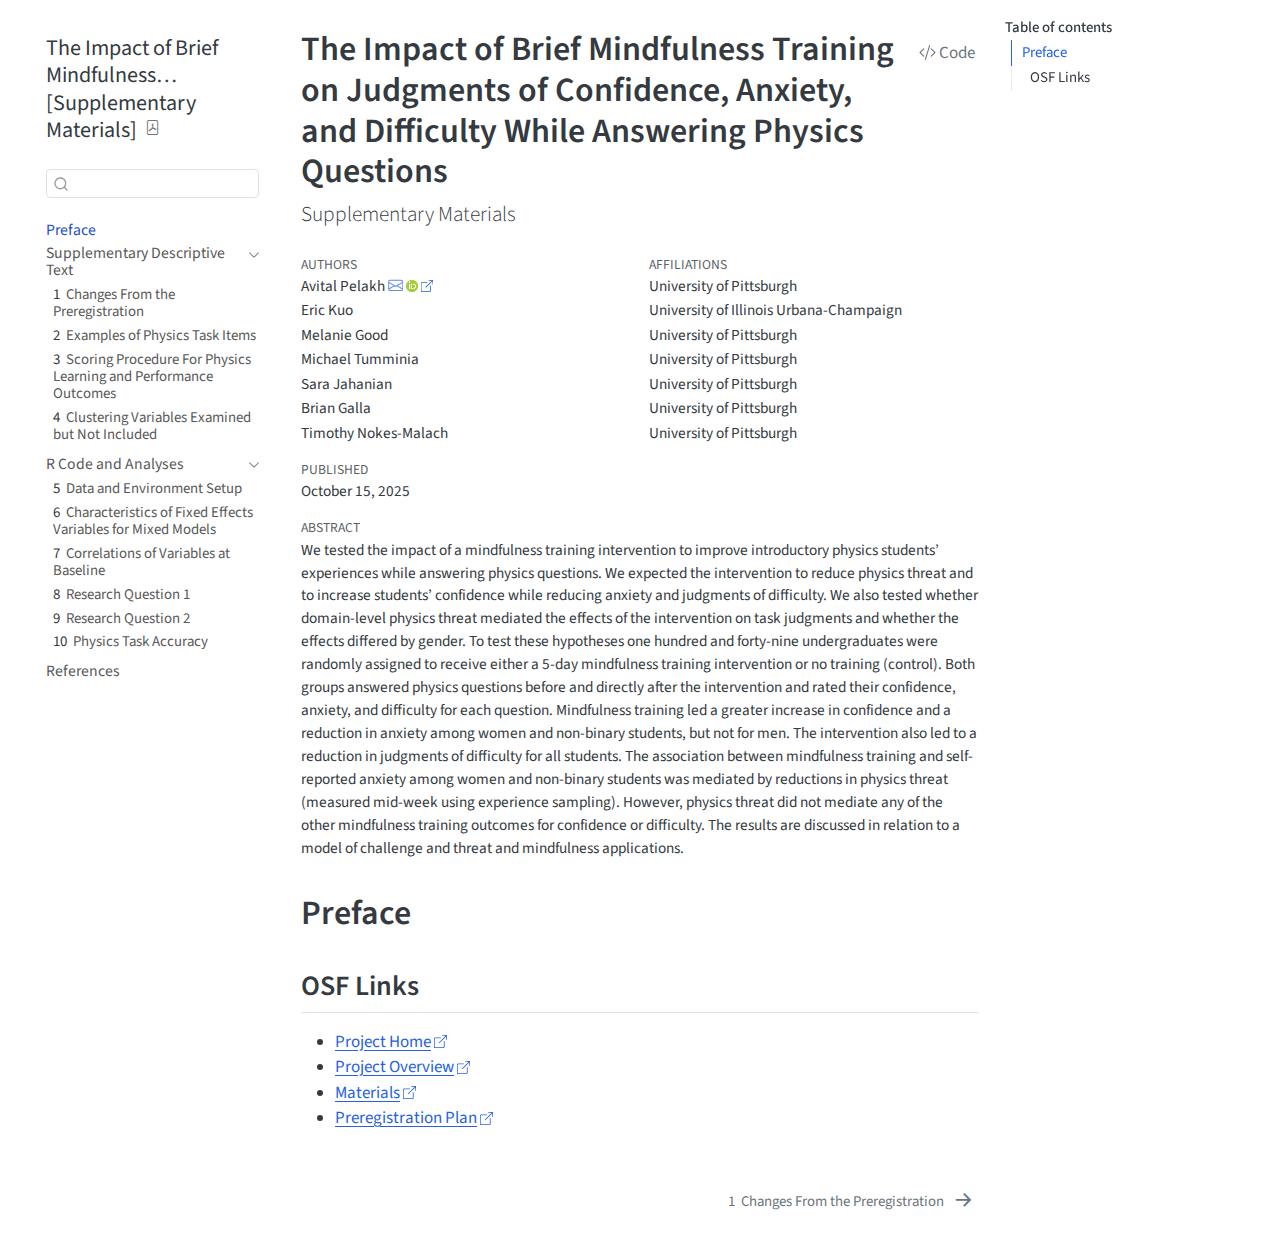
<file: index.html>
<!DOCTYPE html>
<html xmlns="http://www.w3.org/1999/xhtml" lang="en" xml:lang="en"><head>

<meta charset="utf-8">
<meta name="generator" content="quarto-1.7.29">

<meta name="viewport" content="width=device-width, initial-scale=1.0, user-scalable=yes">

<meta name="author" content="Avital Pelakh">
<meta name="author" content="Eric Kuo">
<meta name="author" content="Melanie Good">
<meta name="author" content="Michael Tumminia">
<meta name="author" content="Sara Jahanian">
<meta name="author" content="Brian Galla">
<meta name="author" content="Timothy Nokes-Malach">
<meta name="dcterms.date" content="2025-10-15">

<title>The Impact of Brief Mindfulness Training on Judgments of Confidence, Anxiety, and Difficulty While Answering Physics Questions</title>
<style>
code{white-space: pre-wrap;}
span.smallcaps{font-variant: small-caps;}
div.columns{display: flex; gap: min(4vw, 1.5em);}
div.column{flex: auto; overflow-x: auto;}
div.hanging-indent{margin-left: 1.5em; text-indent: -1.5em;}
ul.task-list{list-style: none;}
ul.task-list li input[type="checkbox"] {
  width: 0.8em;
  margin: 0 0.8em 0.2em -1em; /* quarto-specific, see https://github.com/quarto-dev/quarto-cli/issues/4556 */ 
  vertical-align: middle;
}
/* CSS for syntax highlighting */
html { -webkit-text-size-adjust: 100%; }
pre > code.sourceCode { white-space: pre; position: relative; }
pre > code.sourceCode > span { display: inline-block; line-height: 1.25; }
pre > code.sourceCode > span:empty { height: 1.2em; }
.sourceCode { overflow: visible; }
code.sourceCode > span { color: inherit; text-decoration: inherit; }
div.sourceCode { margin: 1em 0; }
pre.sourceCode { margin: 0; }
@media screen {
div.sourceCode { overflow: auto; }
}
@media print {
pre > code.sourceCode { white-space: pre-wrap; }
pre > code.sourceCode > span { text-indent: -5em; padding-left: 5em; }
}
pre.numberSource code
  { counter-reset: source-line 0; }
pre.numberSource code > span
  { position: relative; left: -4em; counter-increment: source-line; }
pre.numberSource code > span > a:first-child::before
  { content: counter(source-line);
    position: relative; left: -1em; text-align: right; vertical-align: baseline;
    border: none; display: inline-block;
    -webkit-touch-callout: none; -webkit-user-select: none;
    -khtml-user-select: none; -moz-user-select: none;
    -ms-user-select: none; user-select: none;
    padding: 0 4px; width: 4em;
  }
pre.numberSource { margin-left: 3em;  padding-left: 4px; }
div.sourceCode
  {   }
@media screen {
pre > code.sourceCode > span > a:first-child::before { text-decoration: underline; }
}
</style>


<script src="site_libs/quarto-nav/quarto-nav.js"></script>
<script src="site_libs/quarto-nav/headroom.min.js"></script>
<script src="site_libs/clipboard/clipboard.min.js"></script>
<script src="site_libs/quarto-search/autocomplete.umd.js"></script>
<script src="site_libs/quarto-search/fuse.min.js"></script>
<script src="site_libs/quarto-search/quarto-search.js"></script>
<meta name="quarto:offset" content="./">
<link href="./chapters/01-changes-from-preregistration.html" rel="next">
<script src="site_libs/quarto-html/quarto.js" type="module"></script>
<script src="site_libs/quarto-html/tabsets/tabsets.js" type="module"></script>
<script src="site_libs/quarto-html/popper.min.js"></script>
<script src="site_libs/quarto-html/tippy.umd.min.js"></script>
<script src="site_libs/quarto-html/anchor.min.js"></script>
<link href="site_libs/quarto-html/tippy.css" rel="stylesheet">
<link href="site_libs/quarto-html/quarto-syntax-highlighting-0815c480559380816a4d1ea211a47e91.css" rel="stylesheet" id="quarto-text-highlighting-styles">
<script src="site_libs/bootstrap/bootstrap.min.js"></script>
<link href="site_libs/bootstrap/bootstrap-icons.css" rel="stylesheet">
<link href="site_libs/bootstrap/bootstrap-d3c9390091c69a50683db05bc45f20d8.min.css" rel="stylesheet" append-hash="true" id="quarto-bootstrap" data-mode="light">
<script id="quarto-search-options" type="application/json">{
  "location": "sidebar",
  "copy-button": false,
  "collapse-after": 3,
  "panel-placement": "start",
  "type": "textbox",
  "limit": 50,
  "keyboard-shortcut": [
    "f",
    "/",
    "s"
  ],
  "show-item-context": false,
  "language": {
    "search-no-results-text": "No results",
    "search-matching-documents-text": "matching documents",
    "search-copy-link-title": "Copy link to search",
    "search-hide-matches-text": "Hide additional matches",
    "search-more-match-text": "more match in this document",
    "search-more-matches-text": "more matches in this document",
    "search-clear-button-title": "Clear",
    "search-text-placeholder": "",
    "search-detached-cancel-button-title": "Cancel",
    "search-submit-button-title": "Submit",
    "search-label": "Search"
  }
}</script>


<link rel="stylesheet" href="css/styles.css">
</head>

<body class="nav-sidebar floating quarto-light">

<div id="quarto-search-results"></div>
  <header id="quarto-header" class="headroom fixed-top">
  <nav class="quarto-secondary-nav">
    <div class="container-fluid d-flex">
      <button type="button" class="quarto-btn-toggle btn" data-bs-toggle="collapse" role="button" data-bs-target=".quarto-sidebar-collapse-item" aria-controls="quarto-sidebar" aria-expanded="false" aria-label="Toggle sidebar navigation" onclick="if (window.quartoToggleHeadroom) { window.quartoToggleHeadroom(); }">
        <i class="bi bi-layout-text-sidebar-reverse"></i>
      </button>
        <nav class="quarto-page-breadcrumbs" aria-label="breadcrumb"><ol class="breadcrumb"><li class="breadcrumb-item"><a href="./index.html">Preface</a></li></ol></nav>
        <a class="flex-grow-1" role="navigation" data-bs-toggle="collapse" data-bs-target=".quarto-sidebar-collapse-item" aria-controls="quarto-sidebar" aria-expanded="false" aria-label="Toggle sidebar navigation" onclick="if (window.quartoToggleHeadroom) { window.quartoToggleHeadroom(); }">      
        </a>
      <button type="button" class="btn quarto-search-button" aria-label="Search" onclick="window.quartoOpenSearch();">
        <i class="bi bi-search"></i>
      </button>
    </div>
  </nav>
</header>
<!-- content -->
<div id="quarto-content" class="quarto-container page-columns page-rows-contents page-layout-article">
<!-- sidebar -->
  <nav id="quarto-sidebar" class="sidebar collapse collapse-horizontal quarto-sidebar-collapse-item sidebar-navigation floating overflow-auto">
    <div class="pt-lg-2 mt-2 text-left sidebar-header">
    <div class="sidebar-title mb-0 py-0">
      <a href="./">The Impact of Brief Mindfulness… [Supplementary Materials]</a> 
        <div class="sidebar-tools-main">
    <a href="./Pelakh-et-al-supplement.pdf" title="Download PDF" class="quarto-navigation-tool px-1" aria-label="Download PDF"><i class="bi bi-file-pdf"></i></a>
</div>
    </div>
      </div>
        <div class="mt-2 flex-shrink-0 align-items-center">
        <div class="sidebar-search">
        <div id="quarto-search" class="" title="Search"></div>
        </div>
        </div>
    <div class="sidebar-menu-container"> 
    <ul class="list-unstyled mt-1">
        <li class="sidebar-item">
  <div class="sidebar-item-container"> 
  <a href="./index.html" class="sidebar-item-text sidebar-link active">
 <span class="menu-text">Preface</span></a>
  </div>
</li>
        <li class="sidebar-item sidebar-item-section">
      <div class="sidebar-item-container"> 
            <a class="sidebar-item-text sidebar-link text-start" data-bs-toggle="collapse" data-bs-target="#quarto-sidebar-section-1" role="navigation" aria-expanded="true">
 <span class="menu-text">Supplementary Descriptive Text</span></a>
          <a class="sidebar-item-toggle text-start" data-bs-toggle="collapse" data-bs-target="#quarto-sidebar-section-1" role="navigation" aria-expanded="true" aria-label="Toggle section">
            <i class="bi bi-chevron-right ms-2"></i>
          </a> 
      </div>
      <ul id="quarto-sidebar-section-1" class="collapse list-unstyled sidebar-section depth1 show">  
          <li class="sidebar-item">
  <div class="sidebar-item-container"> 
  <a href="./chapters/01-changes-from-preregistration.html" class="sidebar-item-text sidebar-link">
 <span class="menu-text"><span class="chapter-number">1</span>&nbsp; <span class="chapter-title">Changes From the Preregistration</span></span></a>
  </div>
</li>
          <li class="sidebar-item">
  <div class="sidebar-item-container"> 
  <a href="./chapters/02-physics-tasks-descriptions.html" class="sidebar-item-text sidebar-link">
 <span class="menu-text"><span class="chapter-number">2</span>&nbsp; <span class="chapter-title">Examples of Physics Task Items</span></span></a>
  </div>
</li>
          <li class="sidebar-item">
  <div class="sidebar-item-container"> 
  <a href="./chapters/03-physics-tasks-scoring.html" class="sidebar-item-text sidebar-link">
 <span class="menu-text"><span class="chapter-number">3</span>&nbsp; <span class="chapter-title">Scoring Procedure For Physics Learning and Performance Outcomes</span></span></a>
  </div>
</li>
          <li class="sidebar-item">
  <div class="sidebar-item-container"> 
  <a href="./chapters/04-clustering-variables.html" class="sidebar-item-text sidebar-link">
 <span class="menu-text"><span class="chapter-number">4</span>&nbsp; <span class="chapter-title">Clustering Variables Examined but Not Included</span></span></a>
  </div>
</li>
      </ul>
  </li>
        <li class="sidebar-item sidebar-item-section">
      <div class="sidebar-item-container"> 
            <a class="sidebar-item-text sidebar-link text-start" data-bs-toggle="collapse" data-bs-target="#quarto-sidebar-section-2" role="navigation" aria-expanded="true">
 <span class="menu-text">R Code and Analyses</span></a>
          <a class="sidebar-item-toggle text-start" data-bs-toggle="collapse" data-bs-target="#quarto-sidebar-section-2" role="navigation" aria-expanded="true" aria-label="Toggle section">
            <i class="bi bi-chevron-right ms-2"></i>
          </a> 
      </div>
      <ul id="quarto-sidebar-section-2" class="collapse list-unstyled sidebar-section depth1 show">  
          <li class="sidebar-item">
  <div class="sidebar-item-container"> 
  <a href="./chapters/05-data-setup.html" class="sidebar-item-text sidebar-link">
 <span class="menu-text"><span class="chapter-number">5</span>&nbsp; <span class="chapter-title">Data and Environment Setup</span></span></a>
  </div>
</li>
          <li class="sidebar-item">
  <div class="sidebar-item-container"> 
  <a href="./chapters/06-variable-characteristics.html" class="sidebar-item-text sidebar-link">
 <span class="menu-text"><span class="chapter-number">6</span>&nbsp; <span class="chapter-title">Characteristics of Fixed Effects Variables for Mixed Models</span></span></a>
  </div>
</li>
          <li class="sidebar-item">
  <div class="sidebar-item-container"> 
  <a href="./chapters/07-baseline-correlations.html" class="sidebar-item-text sidebar-link">
 <span class="menu-text"><span class="chapter-number">7</span>&nbsp; <span class="chapter-title">Correlations of Variables at Baseline</span></span></a>
  </div>
</li>
          <li class="sidebar-item">
  <div class="sidebar-item-container"> 
  <a href="./chapters/08-research-question-1.html" class="sidebar-item-text sidebar-link">
 <span class="menu-text"><span class="chapter-number">8</span>&nbsp; <span class="chapter-title">Research Question 1</span></span></a>
  </div>
</li>
          <li class="sidebar-item">
  <div class="sidebar-item-container"> 
  <a href="./chapters/09-research-question-2.html" class="sidebar-item-text sidebar-link">
 <span class="menu-text"><span class="chapter-number">9</span>&nbsp; <span class="chapter-title">Research Question 2</span></span></a>
  </div>
</li>
          <li class="sidebar-item">
  <div class="sidebar-item-container"> 
  <a href="./chapters/10-accuracy-results.html" class="sidebar-item-text sidebar-link">
 <span class="menu-text"><span class="chapter-number">10</span>&nbsp; <span class="chapter-title">Physics Task Accuracy</span></span></a>
  </div>
</li>
      </ul>
  </li>
        <li class="sidebar-item">
  <div class="sidebar-item-container"> 
  <a href="./references.html" class="sidebar-item-text sidebar-link">
 <span class="menu-text">References</span></a>
  </div>
</li>
    </ul>
    </div>
</nav>
<div id="quarto-sidebar-glass" class="quarto-sidebar-collapse-item" data-bs-toggle="collapse" data-bs-target=".quarto-sidebar-collapse-item"></div>
<!-- margin-sidebar -->
    <div id="quarto-margin-sidebar" class="sidebar margin-sidebar">
        <nav id="TOC" role="doc-toc" class="toc-active" data-toc-expanded="2">
    <h2 id="toc-title">Table of contents</h2>
   
  <ul>
  <li><a href="#preface" id="toc-preface" class="nav-link active" data-scroll-target="#preface">Preface</a>
  <ul class="collapse">
  <li><a href="#osf-links" id="toc-osf-links" class="nav-link" data-scroll-target="#osf-links">OSF Links</a></li>
  </ul></li>
  </ul>
</nav>
    </div>
<!-- main -->
<main class="content" id="quarto-document-content">

<header id="title-block-header" class="quarto-title-block default">
<div class="quarto-title">
<div class="quarto-title-block"><div><h1 class="title">The Impact of Brief Mindfulness Training on Judgments of Confidence, Anxiety, and Difficulty While Answering Physics Questions</h1><button type="button" class="btn code-tools-button" id="quarto-code-tools-source"><i class="bi"></i> Code</button></div></div>
<p class="subtitle lead">Supplementary Materials</p>
</div>


<div class="quarto-title-meta-author">
  <div class="quarto-title-meta-heading">Authors</div>
  <div class="quarto-title-meta-heading">Affiliations</div>
  
    <div class="quarto-title-meta-contents">
    <p class="author">Avital Pelakh <a href="mailto:avp36@pitt.edu" class="quarto-title-author-email"><i class="bi bi-envelope"></i></a> <a href="https://orcid.org/0000-0003-1231-2442" class="quarto-title-author-orcid"> <img src="[data-uri]"></a></p>
  </div>
  <div class="quarto-title-meta-contents">
        <p class="affiliation">
            University of Pittsburgh
          </p>
      </div>
    <div class="quarto-title-meta-contents">
    <p class="author">Eric Kuo </p>
  </div>
  <div class="quarto-title-meta-contents">
        <p class="affiliation">
            University of Illinois Urbana-Champaign
          </p>
      </div>
    <div class="quarto-title-meta-contents">
    <p class="author">Melanie Good </p>
  </div>
  <div class="quarto-title-meta-contents">
        <p class="affiliation">
            University of Pittsburgh
          </p>
      </div>
    <div class="quarto-title-meta-contents">
    <p class="author">Michael Tumminia </p>
  </div>
  <div class="quarto-title-meta-contents">
        <p class="affiliation">
            University of Pittsburgh
          </p>
      </div>
    <div class="quarto-title-meta-contents">
    <p class="author">Sara Jahanian </p>
  </div>
  <div class="quarto-title-meta-contents">
        <p class="affiliation">
            University of Pittsburgh
          </p>
      </div>
    <div class="quarto-title-meta-contents">
    <p class="author">Brian Galla </p>
  </div>
  <div class="quarto-title-meta-contents">
        <p class="affiliation">
            University of Pittsburgh
          </p>
      </div>
    <div class="quarto-title-meta-contents">
    <p class="author">Timothy Nokes-Malach </p>
  </div>
  <div class="quarto-title-meta-contents">
        <p class="affiliation">
            University of Pittsburgh
          </p>
      </div>
  </div>

<div class="quarto-title-meta">

      
    <div>
    <div class="quarto-title-meta-heading">Published</div>
    <div class="quarto-title-meta-contents">
      <p class="date">October 15, 2025</p>
    </div>
  </div>
  
    
  </div>
  
<div>
  <div class="abstract">
    <div class="block-title">Abstract</div>
    <p>We tested the impact of a mindfulness training intervention to improve introductory physics students’ experiences while answering physics questions. We expected the intervention to reduce physics threat and to increase students’ confidence while reducing anxiety and judgments of difficulty. We also tested whether domain-level physics threat mediated the effects of the intervention on task judgments and whether the effects differed by gender. To test these hypotheses one hundred and forty-nine undergraduates were randomly assigned to receive either a 5-day mindfulness training intervention or no training (control). Both groups answered physics questions before and directly after the intervention and rated their confidence, anxiety, and difficulty for each question. Mindfulness training led a greater increase in confidence and a reduction in anxiety among women and non-binary students, but not for men. The intervention also led to a reduction in judgments of difficulty for all students. The association between mindfulness training and self-reported anxiety among women and non-binary students was mediated by reductions in physics threat (measured mid-week using experience sampling). However, physics threat did not mediate any of the other mindfulness training outcomes for confidence or difficulty. The results are discussed in relation to a model of challenge and threat and mindfulness applications.</p>
  </div>
</div>


</header>


<section id="preface" class="level1 unnumbered">
<h1 class="unnumbered">Preface</h1>
<section id="osf-links" class="level2">
<h2 class="anchored" data-anchor-id="osf-links">OSF Links</h2>
<ul>
<li><a href="https://osf.io/wv6xt/">Project Home</a></li>
<li><a href="https://doi.org/10.17605/OSF.IO/7RXVC">Project Overview</a></li>
<li><a href="https://osf.io/fm8qx/">Materials</a></li>
<li><a href="https://doi.org/10.17605/OSF.IO/SA9W2">Preregistration Plan</a></li>
</ul>


<!-- -->

</section>
</section>

</main> <!-- /main -->
<script id="quarto-html-after-body" type="application/javascript">
  window.document.addEventListener("DOMContentLoaded", function (event) {
    const icon = "";
    const anchorJS = new window.AnchorJS();
    anchorJS.options = {
      placement: 'right',
      icon: icon
    };
    anchorJS.add('.anchored');
    const isCodeAnnotation = (el) => {
      for (const clz of el.classList) {
        if (clz.startsWith('code-annotation-')) {                     
          return true;
        }
      }
      return false;
    }
    const onCopySuccess = function(e) {
      // button target
      const button = e.trigger;
      // don't keep focus
      button.blur();
      // flash "checked"
      button.classList.add('code-copy-button-checked');
      var currentTitle = button.getAttribute("title");
      button.setAttribute("title", "Copied!");
      let tooltip;
      if (window.bootstrap) {
        button.setAttribute("data-bs-toggle", "tooltip");
        button.setAttribute("data-bs-placement", "left");
        button.setAttribute("data-bs-title", "Copied!");
        tooltip = new bootstrap.Tooltip(button, 
          { trigger: "manual", 
            customClass: "code-copy-button-tooltip",
            offset: [0, -8]});
        tooltip.show();    
      }
      setTimeout(function() {
        if (tooltip) {
          tooltip.hide();
          button.removeAttribute("data-bs-title");
          button.removeAttribute("data-bs-toggle");
          button.removeAttribute("data-bs-placement");
        }
        button.setAttribute("title", currentTitle);
        button.classList.remove('code-copy-button-checked');
      }, 1000);
      // clear code selection
      e.clearSelection();
    }
    const getTextToCopy = function(trigger) {
        const codeEl = trigger.previousElementSibling.cloneNode(true);
        for (const childEl of codeEl.children) {
          if (isCodeAnnotation(childEl)) {
            childEl.remove();
          }
        }
        return codeEl.innerText;
    }
    const clipboard = new window.ClipboardJS('.code-copy-button:not([data-in-quarto-modal])', {
      text: getTextToCopy
    });
    clipboard.on('success', onCopySuccess);
    if (window.document.getElementById('quarto-embedded-source-code-modal')) {
      const clipboardModal = new window.ClipboardJS('.code-copy-button[data-in-quarto-modal]', {
        text: getTextToCopy,
        container: window.document.getElementById('quarto-embedded-source-code-modal')
      });
      clipboardModal.on('success', onCopySuccess);
    }
    const viewSource = window.document.getElementById('quarto-view-source') ||
                       window.document.getElementById('quarto-code-tools-source');
    if (viewSource) {
      const sourceUrl = viewSource.getAttribute("data-quarto-source-url");
      viewSource.addEventListener("click", function(e) {
        if (sourceUrl) {
          // rstudio viewer pane
          if (/\bcapabilities=\b/.test(window.location)) {
            window.open(sourceUrl);
          } else {
            window.location.href = sourceUrl;
          }
        } else {
          const modal = new bootstrap.Modal(document.getElementById('quarto-embedded-source-code-modal'));
          modal.show();
        }
        return false;
      });
    }
    function toggleCodeHandler(show) {
      return function(e) {
        const detailsSrc = window.document.querySelectorAll(".cell > details > .sourceCode");
        for (let i=0; i<detailsSrc.length; i++) {
          const details = detailsSrc[i].parentElement;
          if (show) {
            details.open = true;
          } else {
            details.removeAttribute("open");
          }
        }
        const cellCodeDivs = window.document.querySelectorAll(".cell > .sourceCode");
        const fromCls = show ? "hidden" : "unhidden";
        const toCls = show ? "unhidden" : "hidden";
        for (let i=0; i<cellCodeDivs.length; i++) {
          const codeDiv = cellCodeDivs[i];
          if (codeDiv.classList.contains(fromCls)) {
            codeDiv.classList.remove(fromCls);
            codeDiv.classList.add(toCls);
          } 
        }
        return false;
      }
    }
    const hideAllCode = window.document.getElementById("quarto-hide-all-code");
    if (hideAllCode) {
      hideAllCode.addEventListener("click", toggleCodeHandler(false));
    }
    const showAllCode = window.document.getElementById("quarto-show-all-code");
    if (showAllCode) {
      showAllCode.addEventListener("click", toggleCodeHandler(true));
    }
      var localhostRegex = new RegExp(/^(?:http|https):\/\/localhost\:?[0-9]*\//);
      var mailtoRegex = new RegExp(/^mailto:/);
        var filterRegex = new RegExp('/' + window.location.host + '/');
      var isInternal = (href) => {
          return filterRegex.test(href) || localhostRegex.test(href) || mailtoRegex.test(href);
      }
      // Inspect non-navigation links and adorn them if external
     var links = window.document.querySelectorAll('a[href]:not(.nav-link):not(.navbar-brand):not(.toc-action):not(.sidebar-link):not(.sidebar-item-toggle):not(.pagination-link):not(.no-external):not([aria-hidden]):not(.dropdown-item):not(.quarto-navigation-tool):not(.about-link)');
      for (var i=0; i<links.length; i++) {
        const link = links[i];
        if (!isInternal(link.href)) {
          // undo the damage that might have been done by quarto-nav.js in the case of
          // links that we want to consider external
          if (link.dataset.originalHref !== undefined) {
            link.href = link.dataset.originalHref;
          }
            // target, if specified
            link.setAttribute("target", "_blank");
            if (link.getAttribute("rel") === null) {
              link.setAttribute("rel", "noopener");
            }
            // default icon
            link.classList.add("external");
        }
      }
    function tippyHover(el, contentFn, onTriggerFn, onUntriggerFn) {
      const config = {
        allowHTML: true,
        maxWidth: 500,
        delay: 100,
        arrow: false,
        appendTo: function(el) {
            return el.parentElement;
        },
        interactive: true,
        interactiveBorder: 10,
        theme: 'quarto',
        placement: 'bottom-start',
      };
      if (contentFn) {
        config.content = contentFn;
      }
      if (onTriggerFn) {
        config.onTrigger = onTriggerFn;
      }
      if (onUntriggerFn) {
        config.onUntrigger = onUntriggerFn;
      }
      window.tippy(el, config); 
    }
    const noterefs = window.document.querySelectorAll('a[role="doc-noteref"]');
    for (var i=0; i<noterefs.length; i++) {
      const ref = noterefs[i];
      tippyHover(ref, function() {
        // use id or data attribute instead here
        let href = ref.getAttribute('data-footnote-href') || ref.getAttribute('href');
        try { href = new URL(href).hash; } catch {}
        const id = href.replace(/^#\/?/, "");
        const note = window.document.getElementById(id);
        if (note) {
          return note.innerHTML;
        } else {
          return "";
        }
      });
    }
    const xrefs = window.document.querySelectorAll('a.quarto-xref');
    const processXRef = (id, note) => {
      // Strip column container classes
      const stripColumnClz = (el) => {
        el.classList.remove("page-full", "page-columns");
        if (el.children) {
          for (const child of el.children) {
            stripColumnClz(child);
          }
        }
      }
      stripColumnClz(note)
      if (id === null || id.startsWith('sec-')) {
        // Special case sections, only their first couple elements
        const container = document.createElement("div");
        if (note.children && note.children.length > 2) {
          container.appendChild(note.children[0].cloneNode(true));
          for (let i = 1; i < note.children.length; i++) {
            const child = note.children[i];
            if (child.tagName === "P" && child.innerText === "") {
              continue;
            } else {
              container.appendChild(child.cloneNode(true));
              break;
            }
          }
          if (window.Quarto?.typesetMath) {
            window.Quarto.typesetMath(container);
          }
          return container.innerHTML
        } else {
          if (window.Quarto?.typesetMath) {
            window.Quarto.typesetMath(note);
          }
          return note.innerHTML;
        }
      } else {
        // Remove any anchor links if they are present
        const anchorLink = note.querySelector('a.anchorjs-link');
        if (anchorLink) {
          anchorLink.remove();
        }
        if (window.Quarto?.typesetMath) {
          window.Quarto.typesetMath(note);
        }
        if (note.classList.contains("callout")) {
          return note.outerHTML;
        } else {
          return note.innerHTML;
        }
      }
    }
    for (var i=0; i<xrefs.length; i++) {
      const xref = xrefs[i];
      tippyHover(xref, undefined, function(instance) {
        instance.disable();
        let url = xref.getAttribute('href');
        let hash = undefined; 
        if (url.startsWith('#')) {
          hash = url;
        } else {
          try { hash = new URL(url).hash; } catch {}
        }
        if (hash) {
          const id = hash.replace(/^#\/?/, "");
          const note = window.document.getElementById(id);
          if (note !== null) {
            try {
              const html = processXRef(id, note.cloneNode(true));
              instance.setContent(html);
            } finally {
              instance.enable();
              instance.show();
            }
          } else {
            // See if we can fetch this
            fetch(url.split('#')[0])
            .then(res => res.text())
            .then(html => {
              const parser = new DOMParser();
              const htmlDoc = parser.parseFromString(html, "text/html");
              const note = htmlDoc.getElementById(id);
              if (note !== null) {
                const html = processXRef(id, note);
                instance.setContent(html);
              } 
            }).finally(() => {
              instance.enable();
              instance.show();
            });
          }
        } else {
          // See if we can fetch a full url (with no hash to target)
          // This is a special case and we should probably do some content thinning / targeting
          fetch(url)
          .then(res => res.text())
          .then(html => {
            const parser = new DOMParser();
            const htmlDoc = parser.parseFromString(html, "text/html");
            const note = htmlDoc.querySelector('main.content');
            if (note !== null) {
              // This should only happen for chapter cross references
              // (since there is no id in the URL)
              // remove the first header
              if (note.children.length > 0 && note.children[0].tagName === "HEADER") {
                note.children[0].remove();
              }
              const html = processXRef(null, note);
              instance.setContent(html);
            } 
          }).finally(() => {
            instance.enable();
            instance.show();
          });
        }
      }, function(instance) {
      });
    }
        let selectedAnnoteEl;
        const selectorForAnnotation = ( cell, annotation) => {
          let cellAttr = 'data-code-cell="' + cell + '"';
          let lineAttr = 'data-code-annotation="' +  annotation + '"';
          const selector = 'span[' + cellAttr + '][' + lineAttr + ']';
          return selector;
        }
        const selectCodeLines = (annoteEl) => {
          const doc = window.document;
          const targetCell = annoteEl.getAttribute("data-target-cell");
          const targetAnnotation = annoteEl.getAttribute("data-target-annotation");
          const annoteSpan = window.document.querySelector(selectorForAnnotation(targetCell, targetAnnotation));
          const lines = annoteSpan.getAttribute("data-code-lines").split(",");
          const lineIds = lines.map((line) => {
            return targetCell + "-" + line;
          })
          let top = null;
          let height = null;
          let parent = null;
          if (lineIds.length > 0) {
              //compute the position of the single el (top and bottom and make a div)
              const el = window.document.getElementById(lineIds[0]);
              top = el.offsetTop;
              height = el.offsetHeight;
              parent = el.parentElement.parentElement;
            if (lineIds.length > 1) {
              const lastEl = window.document.getElementById(lineIds[lineIds.length - 1]);
              const bottom = lastEl.offsetTop + lastEl.offsetHeight;
              height = bottom - top;
            }
            if (top !== null && height !== null && parent !== null) {
              // cook up a div (if necessary) and position it 
              let div = window.document.getElementById("code-annotation-line-highlight");
              if (div === null) {
                div = window.document.createElement("div");
                div.setAttribute("id", "code-annotation-line-highlight");
                div.style.position = 'absolute';
                parent.appendChild(div);
              }
              div.style.top = top - 2 + "px";
              div.style.height = height + 4 + "px";
              div.style.left = 0;
              let gutterDiv = window.document.getElementById("code-annotation-line-highlight-gutter");
              if (gutterDiv === null) {
                gutterDiv = window.document.createElement("div");
                gutterDiv.setAttribute("id", "code-annotation-line-highlight-gutter");
                gutterDiv.style.position = 'absolute';
                const codeCell = window.document.getElementById(targetCell);
                const gutter = codeCell.querySelector('.code-annotation-gutter');
                gutter.appendChild(gutterDiv);
              }
              gutterDiv.style.top = top - 2 + "px";
              gutterDiv.style.height = height + 4 + "px";
            }
            selectedAnnoteEl = annoteEl;
          }
        };
        const unselectCodeLines = () => {
          const elementsIds = ["code-annotation-line-highlight", "code-annotation-line-highlight-gutter"];
          elementsIds.forEach((elId) => {
            const div = window.document.getElementById(elId);
            if (div) {
              div.remove();
            }
          });
          selectedAnnoteEl = undefined;
        };
          // Handle positioning of the toggle
      window.addEventListener(
        "resize",
        throttle(() => {
          elRect = undefined;
          if (selectedAnnoteEl) {
            selectCodeLines(selectedAnnoteEl);
          }
        }, 10)
      );
      function throttle(fn, ms) {
      let throttle = false;
      let timer;
        return (...args) => {
          if(!throttle) { // first call gets through
              fn.apply(this, args);
              throttle = true;
          } else { // all the others get throttled
              if(timer) clearTimeout(timer); // cancel #2
              timer = setTimeout(() => {
                fn.apply(this, args);
                timer = throttle = false;
              }, ms);
          }
        };
      }
        // Attach click handler to the DT
        const annoteDls = window.document.querySelectorAll('dt[data-target-cell]');
        for (const annoteDlNode of annoteDls) {
          annoteDlNode.addEventListener('click', (event) => {
            const clickedEl = event.target;
            if (clickedEl !== selectedAnnoteEl) {
              unselectCodeLines();
              const activeEl = window.document.querySelector('dt[data-target-cell].code-annotation-active');
              if (activeEl) {
                activeEl.classList.remove('code-annotation-active');
              }
              selectCodeLines(clickedEl);
              clickedEl.classList.add('code-annotation-active');
            } else {
              // Unselect the line
              unselectCodeLines();
              clickedEl.classList.remove('code-annotation-active');
            }
          });
        }
    const findCites = (el) => {
      const parentEl = el.parentElement;
      if (parentEl) {
        const cites = parentEl.dataset.cites;
        if (cites) {
          return {
            el,
            cites: cites.split(' ')
          };
        } else {
          return findCites(el.parentElement)
        }
      } else {
        return undefined;
      }
    };
    var bibliorefs = window.document.querySelectorAll('a[role="doc-biblioref"]');
    for (var i=0; i<bibliorefs.length; i++) {
      const ref = bibliorefs[i];
      const citeInfo = findCites(ref);
      if (citeInfo) {
        tippyHover(citeInfo.el, function() {
          var popup = window.document.createElement('div');
          citeInfo.cites.forEach(function(cite) {
            var citeDiv = window.document.createElement('div');
            citeDiv.classList.add('hanging-indent');
            citeDiv.classList.add('csl-entry');
            var biblioDiv = window.document.getElementById('ref-' + cite);
            if (biblioDiv) {
              citeDiv.innerHTML = biblioDiv.innerHTML;
            }
            popup.appendChild(citeDiv);
          });
          return popup.innerHTML;
        });
      }
    }
  });
  </script>
<nav class="page-navigation">
  <div class="nav-page nav-page-previous">
  </div>
  <div class="nav-page nav-page-next">
      <a href="./chapters/01-changes-from-preregistration.html" class="pagination-link" aria-label="Changes From the Preregistration">
        <span class="nav-page-text"><span class="chapter-number">1</span>&nbsp; <span class="chapter-title">Changes From the Preregistration</span></span> <i class="bi bi-arrow-right-short"></i>
      </a>
  </div>
</nav><div class="modal fade" id="quarto-embedded-source-code-modal" tabindex="-1" aria-labelledby="quarto-embedded-source-code-modal-label" aria-hidden="true"><div class="modal-dialog modal-dialog-scrollable"><div class="modal-content"><div class="modal-header"><h5 class="modal-title" id="quarto-embedded-source-code-modal-label">Source Code</h5><button class="btn-close" data-bs-dismiss="modal"></button></div><div class="modal-body"><div class="">
<div class="sourceCode" id="cb1" data-shortcodes="false"><pre class="sourceCode markdown code-with-copy"><code class="sourceCode markdown"><span id="cb1-1"><a href="#cb1-1" aria-hidden="true" tabindex="-1"></a><span class="fu"># Preface {.unnumbered}</span></span>
<span id="cb1-2"><a href="#cb1-2" aria-hidden="true" tabindex="-1"></a></span>
<span id="cb1-3"><a href="#cb1-3" aria-hidden="true" tabindex="-1"></a>::: {.content-visible when-format="pdf"}</span>
<span id="cb1-4"><a href="#cb1-4" aria-hidden="true" tabindex="-1"></a><span class="fu">## Format Notes</span></span>
<span id="cb1-5"><a href="#cb1-5" aria-hidden="true" tabindex="-1"></a></span>
<span id="cb1-6"><a href="#cb1-6" aria-hidden="true" tabindex="-1"></a>Due to formatting constraints, some portions of the web-based materials are not available in the PDF version (i.e., R code). Additionally, tables and images may appear out of order. We've done our best to provide reference links and documentation when this occurs. However, for the best experience, please refer to the web-based version of this Quarto book.</span>
<span id="cb1-7"><a href="#cb1-7" aria-hidden="true" tabindex="-1"></a>:::</span>
<span id="cb1-8"><a href="#cb1-8" aria-hidden="true" tabindex="-1"></a></span>
<span id="cb1-9"><a href="#cb1-9" aria-hidden="true" tabindex="-1"></a></span>
<span id="cb1-10"><a href="#cb1-10" aria-hidden="true" tabindex="-1"></a><span class="fu">## OSF Links</span></span>
<span id="cb1-11"><a href="#cb1-11" aria-hidden="true" tabindex="-1"></a></span>
<span id="cb1-12"><a href="#cb1-12" aria-hidden="true" tabindex="-1"></a><span class="ss">-   </span><span class="co">[</span><span class="ot">Project Home</span><span class="co">](https://osf.io/wv6xt/)</span></span>
<span id="cb1-13"><a href="#cb1-13" aria-hidden="true" tabindex="-1"></a><span class="ss">-   </span><span class="co">[</span><span class="ot">Project Overview</span><span class="co">](https://doi.org/10.17605/OSF.IO/7RXVC)</span></span>
<span id="cb1-14"><a href="#cb1-14" aria-hidden="true" tabindex="-1"></a><span class="ss">-   </span><span class="co">[</span><span class="ot">Materials</span><span class="co">](https://osf.io/fm8qx/)</span></span>
<span id="cb1-15"><a href="#cb1-15" aria-hidden="true" tabindex="-1"></a><span class="ss">-   </span><span class="co">[</span><span class="ot">Preregistration Plan</span><span class="co">](https://doi.org/10.17605/OSF.IO/SA9W2)</span></span></code><button title="Copy to Clipboard" class="code-copy-button" data-in-quarto-modal=""><i class="bi"></i></button></pre></div>
</div></div></div></div></div>
</div> <!-- /content -->




</body></html>
</file>
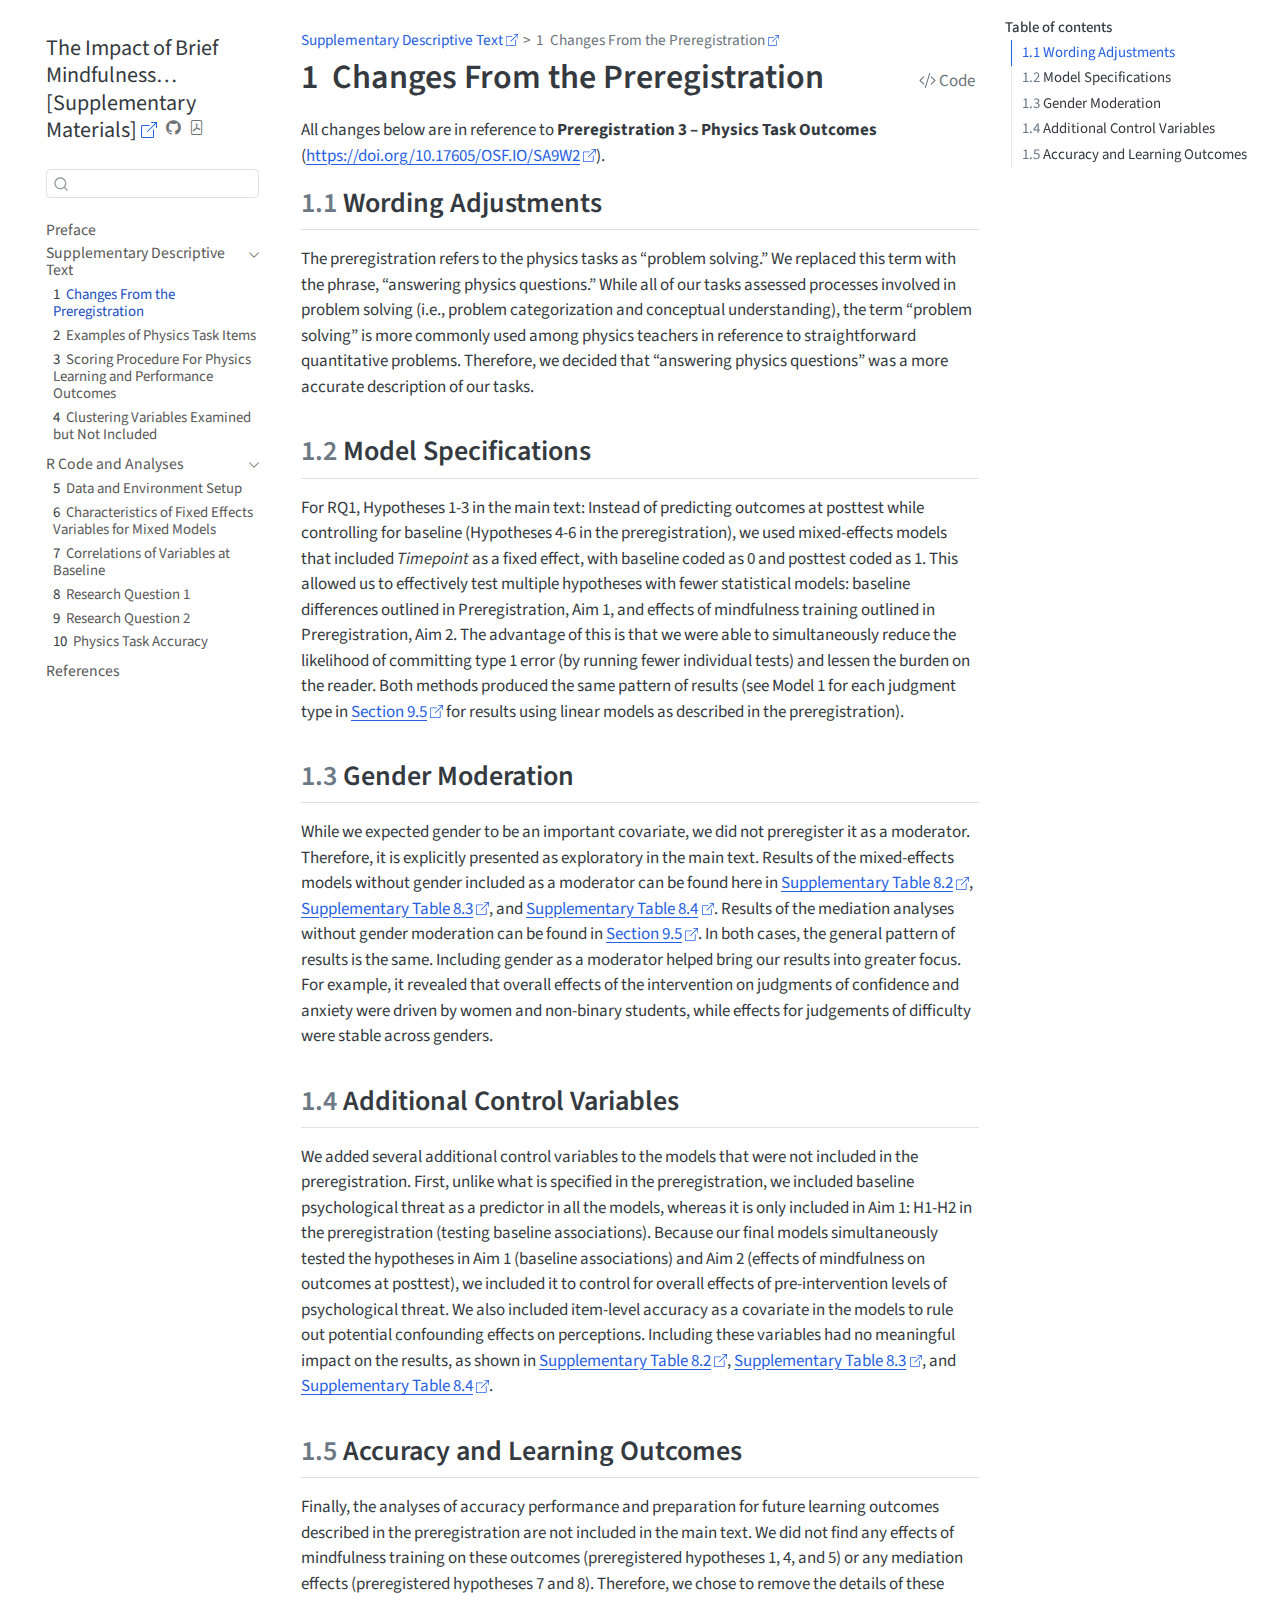
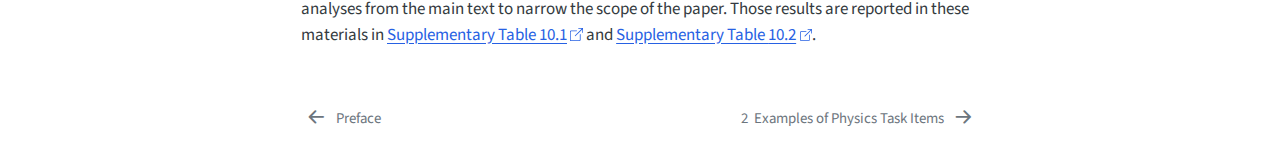
<file: chapters/01-changes-from-preregistration.html>
<!DOCTYPE html>
<html xmlns="http://www.w3.org/1999/xhtml" lang="en" xml:lang="en"><head>

<meta charset="utf-8">
<meta name="generator" content="quarto-1.7.29">

<meta name="viewport" content="width=device-width, initial-scale=1.0, user-scalable=yes">


<title>1&nbsp; Changes From the Preregistration – The Impact of Brief Mindfulness Training on Judgments of Confidence, Anxiety, and Difficulty While Answering Physics Questions</title>
<style>
code{white-space: pre-wrap;}
span.smallcaps{font-variant: small-caps;}
div.columns{display: flex; gap: min(4vw, 1.5em);}
div.column{flex: auto; overflow-x: auto;}
div.hanging-indent{margin-left: 1.5em; text-indent: -1.5em;}
ul.task-list{list-style: none;}
ul.task-list li input[type="checkbox"] {
  width: 0.8em;
  margin: 0 0.8em 0.2em -1em; /* quarto-specific, see https://github.com/quarto-dev/quarto-cli/issues/4556 */ 
  vertical-align: middle;
}
/* CSS for syntax highlighting */
html { -webkit-text-size-adjust: 100%; }
pre > code.sourceCode { white-space: pre; position: relative; }
pre > code.sourceCode > span { display: inline-block; line-height: 1.25; }
pre > code.sourceCode > span:empty { height: 1.2em; }
.sourceCode { overflow: visible; }
code.sourceCode > span { color: inherit; text-decoration: inherit; }
div.sourceCode { margin: 1em 0; }
pre.sourceCode { margin: 0; }
@media screen {
div.sourceCode { overflow: auto; }
}
@media print {
pre > code.sourceCode { white-space: pre-wrap; }
pre > code.sourceCode > span { text-indent: -5em; padding-left: 5em; }
}
pre.numberSource code
  { counter-reset: source-line 0; }
pre.numberSource code > span
  { position: relative; left: -4em; counter-increment: source-line; }
pre.numberSource code > span > a:first-child::before
  { content: counter(source-line);
    position: relative; left: -1em; text-align: right; vertical-align: baseline;
    border: none; display: inline-block;
    -webkit-touch-callout: none; -webkit-user-select: none;
    -khtml-user-select: none; -moz-user-select: none;
    -ms-user-select: none; user-select: none;
    padding: 0 4px; width: 4em;
  }
pre.numberSource { margin-left: 3em;  padding-left: 4px; }
div.sourceCode
  {   }
@media screen {
pre > code.sourceCode > span > a:first-child::before { text-decoration: underline; }
}
</style>


<script src="../site_libs/quarto-nav/quarto-nav.js"></script>
<script src="../site_libs/quarto-nav/headroom.min.js"></script>
<script src="../site_libs/clipboard/clipboard.min.js"></script>
<script src="../site_libs/quarto-search/autocomplete.umd.js"></script>
<script src="../site_libs/quarto-search/fuse.min.js"></script>
<script src="../site_libs/quarto-search/quarto-search.js"></script>
<meta name="quarto:offset" content="../">
<link href="../chapters/02-physics-tasks-descriptions.html" rel="next">
<link href="../index.html" rel="prev">
<script src="../site_libs/quarto-html/quarto.js" type="module"></script>
<script src="../site_libs/quarto-html/tabsets/tabsets.js" type="module"></script>
<script src="../site_libs/quarto-html/popper.min.js"></script>
<script src="../site_libs/quarto-html/tippy.umd.min.js"></script>
<script src="../site_libs/quarto-html/anchor.min.js"></script>
<link href="../site_libs/quarto-html/tippy.css" rel="stylesheet">
<link href="../site_libs/quarto-html/quarto-syntax-highlighting-0815c480559380816a4d1ea211a47e91.css" rel="stylesheet" id="quarto-text-highlighting-styles">
<script src="../site_libs/bootstrap/bootstrap.min.js"></script>
<link href="../site_libs/bootstrap/bootstrap-icons.css" rel="stylesheet">
<link href="../site_libs/bootstrap/bootstrap-d3c9390091c69a50683db05bc45f20d8.min.css" rel="stylesheet" append-hash="true" id="quarto-bootstrap" data-mode="light">
<script id="quarto-search-options" type="application/json">{
  "location": "sidebar",
  "copy-button": false,
  "collapse-after": 3,
  "panel-placement": "start",
  "type": "textbox",
  "limit": 50,
  "keyboard-shortcut": [
    "f",
    "/",
    "s"
  ],
  "show-item-context": false,
  "language": {
    "search-no-results-text": "No results",
    "search-matching-documents-text": "matching documents",
    "search-copy-link-title": "Copy link to search",
    "search-hide-matches-text": "Hide additional matches",
    "search-more-match-text": "more match in this document",
    "search-more-matches-text": "more matches in this document",
    "search-clear-button-title": "Clear",
    "search-text-placeholder": "",
    "search-detached-cancel-button-title": "Cancel",
    "search-submit-button-title": "Submit",
    "search-label": "Search"
  }
}</script>


<link rel="stylesheet" href="../css/styles.css">
</head>

<body class="nav-sidebar floating quarto-light">

<div id="quarto-search-results"></div>
  <header id="quarto-header" class="headroom fixed-top">
  <nav class="quarto-secondary-nav">
    <div class="container-fluid d-flex">
      <button type="button" class="quarto-btn-toggle btn" data-bs-toggle="collapse" role="button" data-bs-target=".quarto-sidebar-collapse-item" aria-controls="quarto-sidebar" aria-expanded="false" aria-label="Toggle sidebar navigation" onclick="if (window.quartoToggleHeadroom) { window.quartoToggleHeadroom(); }">
        <i class="bi bi-layout-text-sidebar-reverse"></i>
      </button>
        <nav class="quarto-page-breadcrumbs" aria-label="breadcrumb"><ol class="breadcrumb"><li class="breadcrumb-item"><a href="../chapters/01-changes-from-preregistration.html">Supplementary Descriptive Text</a></li><li class="breadcrumb-item"><a href="../chapters/01-changes-from-preregistration.html"><span class="chapter-number">1</span>&nbsp; <span class="chapter-title">Changes From the Preregistration</span></a></li></ol></nav>
        <a class="flex-grow-1" role="navigation" data-bs-toggle="collapse" data-bs-target=".quarto-sidebar-collapse-item" aria-controls="quarto-sidebar" aria-expanded="false" aria-label="Toggle sidebar navigation" onclick="if (window.quartoToggleHeadroom) { window.quartoToggleHeadroom(); }">      
        </a>
      <button type="button" class="btn quarto-search-button" aria-label="Search" onclick="window.quartoOpenSearch();">
        <i class="bi bi-search"></i>
      </button>
    </div>
  </nav>
</header>
<!-- content -->
<div id="quarto-content" class="quarto-container page-columns page-rows-contents page-layout-article">
<!-- sidebar -->
  <nav id="quarto-sidebar" class="sidebar collapse collapse-horizontal quarto-sidebar-collapse-item sidebar-navigation floating overflow-auto">
    <div class="pt-lg-2 mt-2 text-left sidebar-header">
    <div class="sidebar-title mb-0 py-0">
      <a href="../">The Impact of Brief Mindfulness… [Supplementary Materials]</a> 
        <div class="sidebar-tools-main">
    <a href="https://github.com/apelakh/pelakh-et-al-2025-supplement/tree/article-supplement" title="Source Code" class="quarto-navigation-tool px-1" aria-label="Source Code"><i class="bi bi-github"></i></a>
    <a href="../Pelakh-et-al-supplement.pdf" title="Download PDF" class="quarto-navigation-tool px-1" aria-label="Download PDF"><i class="bi bi-file-pdf"></i></a>
</div>
    </div>
      </div>
        <div class="mt-2 flex-shrink-0 align-items-center">
        <div class="sidebar-search">
        <div id="quarto-search" class="" title="Search"></div>
        </div>
        </div>
    <div class="sidebar-menu-container"> 
    <ul class="list-unstyled mt-1">
        <li class="sidebar-item">
  <div class="sidebar-item-container"> 
  <a href="../index.html" class="sidebar-item-text sidebar-link">
 <span class="menu-text">Preface</span></a>
  </div>
</li>
        <li class="sidebar-item sidebar-item-section">
      <div class="sidebar-item-container"> 
            <a class="sidebar-item-text sidebar-link text-start" data-bs-toggle="collapse" data-bs-target="#quarto-sidebar-section-1" role="navigation" aria-expanded="true">
 <span class="menu-text">Supplementary Descriptive Text</span></a>
          <a class="sidebar-item-toggle text-start" data-bs-toggle="collapse" data-bs-target="#quarto-sidebar-section-1" role="navigation" aria-expanded="true" aria-label="Toggle section">
            <i class="bi bi-chevron-right ms-2"></i>
          </a> 
      </div>
      <ul id="quarto-sidebar-section-1" class="collapse list-unstyled sidebar-section depth1 show">  
          <li class="sidebar-item">
  <div class="sidebar-item-container"> 
  <a href="../chapters/01-changes-from-preregistration.html" class="sidebar-item-text sidebar-link active">
 <span class="menu-text"><span class="chapter-number">1</span>&nbsp; <span class="chapter-title">Changes From the Preregistration</span></span></a>
  </div>
</li>
          <li class="sidebar-item">
  <div class="sidebar-item-container"> 
  <a href="../chapters/02-physics-tasks-descriptions.html" class="sidebar-item-text sidebar-link">
 <span class="menu-text"><span class="chapter-number">2</span>&nbsp; <span class="chapter-title">Examples of Physics Task Items</span></span></a>
  </div>
</li>
          <li class="sidebar-item">
  <div class="sidebar-item-container"> 
  <a href="../chapters/03-physics-tasks-scoring.html" class="sidebar-item-text sidebar-link">
 <span class="menu-text"><span class="chapter-number">3</span>&nbsp; <span class="chapter-title">Scoring Procedure For Physics Learning and Performance Outcomes</span></span></a>
  </div>
</li>
          <li class="sidebar-item">
  <div class="sidebar-item-container"> 
  <a href="../chapters/04-clustering-variables.html" class="sidebar-item-text sidebar-link">
 <span class="menu-text"><span class="chapter-number">4</span>&nbsp; <span class="chapter-title">Clustering Variables Examined but Not Included</span></span></a>
  </div>
</li>
      </ul>
  </li>
        <li class="sidebar-item sidebar-item-section">
      <div class="sidebar-item-container"> 
            <a class="sidebar-item-text sidebar-link text-start" data-bs-toggle="collapse" data-bs-target="#quarto-sidebar-section-2" role="navigation" aria-expanded="true">
 <span class="menu-text">R Code and Analyses</span></a>
          <a class="sidebar-item-toggle text-start" data-bs-toggle="collapse" data-bs-target="#quarto-sidebar-section-2" role="navigation" aria-expanded="true" aria-label="Toggle section">
            <i class="bi bi-chevron-right ms-2"></i>
          </a> 
      </div>
      <ul id="quarto-sidebar-section-2" class="collapse list-unstyled sidebar-section depth1 show">  
          <li class="sidebar-item">
  <div class="sidebar-item-container"> 
  <a href="../chapters/05-data-setup.html" class="sidebar-item-text sidebar-link">
 <span class="menu-text"><span class="chapter-number">5</span>&nbsp; <span class="chapter-title">Data and Environment Setup</span></span></a>
  </div>
</li>
          <li class="sidebar-item">
  <div class="sidebar-item-container"> 
  <a href="../chapters/06-variable-characteristics.html" class="sidebar-item-text sidebar-link">
 <span class="menu-text"><span class="chapter-number">6</span>&nbsp; <span class="chapter-title">Characteristics of Fixed Effects Variables for Mixed Models</span></span></a>
  </div>
</li>
          <li class="sidebar-item">
  <div class="sidebar-item-container"> 
  <a href="../chapters/07-baseline-correlations.html" class="sidebar-item-text sidebar-link">
 <span class="menu-text"><span class="chapter-number">7</span>&nbsp; <span class="chapter-title">Correlations of Variables at Baseline</span></span></a>
  </div>
</li>
          <li class="sidebar-item">
  <div class="sidebar-item-container"> 
  <a href="../chapters/08-research-question-1.html" class="sidebar-item-text sidebar-link">
 <span class="menu-text"><span class="chapter-number">8</span>&nbsp; <span class="chapter-title">Research Question 1</span></span></a>
  </div>
</li>
          <li class="sidebar-item">
  <div class="sidebar-item-container"> 
  <a href="../chapters/09-research-question-2.html" class="sidebar-item-text sidebar-link">
 <span class="menu-text"><span class="chapter-number">9</span>&nbsp; <span class="chapter-title">Research Question 2</span></span></a>
  </div>
</li>
          <li class="sidebar-item">
  <div class="sidebar-item-container"> 
  <a href="../chapters/10-accuracy-results.html" class="sidebar-item-text sidebar-link">
 <span class="menu-text"><span class="chapter-number">10</span>&nbsp; <span class="chapter-title">Physics Task Accuracy</span></span></a>
  </div>
</li>
      </ul>
  </li>
        <li class="sidebar-item">
  <div class="sidebar-item-container"> 
  <a href="../references.html" class="sidebar-item-text sidebar-link">
 <span class="menu-text">References</span></a>
  </div>
</li>
    </ul>
    </div>
</nav>
<div id="quarto-sidebar-glass" class="quarto-sidebar-collapse-item" data-bs-toggle="collapse" data-bs-target=".quarto-sidebar-collapse-item"></div>
<!-- margin-sidebar -->
    <div id="quarto-margin-sidebar" class="sidebar margin-sidebar">
        <nav id="TOC" role="doc-toc" class="toc-active" data-toc-expanded="2">
    <h2 id="toc-title">Table of contents</h2>
   
  <ul>
  <li><a href="#wording-adjustments" id="toc-wording-adjustments" class="nav-link active" data-scroll-target="#wording-adjustments"><span class="header-section-number">1.1</span> Wording Adjustments</a></li>
  <li><a href="#model-specifications" id="toc-model-specifications" class="nav-link" data-scroll-target="#model-specifications"><span class="header-section-number">1.2</span> Model Specifications</a></li>
  <li><a href="#gender-moderation" id="toc-gender-moderation" class="nav-link" data-scroll-target="#gender-moderation"><span class="header-section-number">1.3</span> Gender Moderation</a></li>
  <li><a href="#additional-control-variables" id="toc-additional-control-variables" class="nav-link" data-scroll-target="#additional-control-variables"><span class="header-section-number">1.4</span> Additional Control Variables</a></li>
  <li><a href="#accuracy-and-learning-outcomes" id="toc-accuracy-and-learning-outcomes" class="nav-link" data-scroll-target="#accuracy-and-learning-outcomes"><span class="header-section-number">1.5</span> Accuracy and Learning Outcomes</a></li>
  </ul>
</nav>
    </div>
<!-- main -->
<main class="content" id="quarto-document-content">

<header id="title-block-header" class="quarto-title-block default"><nav class="quarto-page-breadcrumbs quarto-title-breadcrumbs d-none d-lg-block" aria-label="breadcrumb"><ol class="breadcrumb"><li class="breadcrumb-item"><a href="../chapters/01-changes-from-preregistration.html">Supplementary Descriptive Text</a></li><li class="breadcrumb-item"><a href="../chapters/01-changes-from-preregistration.html"><span class="chapter-number">1</span>&nbsp; <span class="chapter-title">Changes From the Preregistration</span></a></li></ol></nav>
<div class="quarto-title">
<div class="quarto-title-block"><div><h1 class="title"><span class="chapter-number">1</span>&nbsp; <span class="chapter-title">Changes From the Preregistration</span></h1><button type="button" class="btn code-tools-button" id="quarto-code-tools-source"><i class="bi"></i> Code</button></div></div>
</div>



<div class="quarto-title-meta">

    
  
    
  </div>
  


</header>


<p>All changes below are in reference to <strong>Preregistration 3 – Physics Task Outcomes</strong> (<a href="https://doi.org/10.17605/OSF.IO/SA9W2" class="uri">https://doi.org/10.17605/OSF.IO/SA9W2</a>).</p>
<section id="wording-adjustments" class="level2" data-number="1.1">
<h2 data-number="1.1" class="anchored" data-anchor-id="wording-adjustments"><span class="header-section-number">1.1</span> Wording Adjustments</h2>
<p>The preregistration refers to the physics tasks as “problem solving.” We replaced this term with the phrase, “answering physics questions.” While all of our tasks assessed processes involved in problem solving (i.e., problem categorization and conceptual understanding), the term “problem solving” is more commonly used among physics teachers in reference to straightforward quantitative problems. Therefore, we decided that “answering physics questions” was a more accurate description of our tasks.</p>
</section>
<section id="model-specifications" class="level2" data-number="1.2">
<h2 data-number="1.2" class="anchored" data-anchor-id="model-specifications"><span class="header-section-number">1.2</span> Model Specifications</h2>
<p>For RQ1, Hypotheses 1-3 in the main text: Instead of predicting outcomes at posttest while controlling for baseline (Hypotheses 4-6 in the preregistration), we used mixed-effects models that included <em>Timepoint</em> as a fixed effect, with baseline coded as 0 and posttest coded as 1. This allowed us to effectively test multiple hypotheses with fewer statistical models: baseline differences outlined in Preregistration, Aim 1, and effects of mindfulness training outlined in Preregistration, Aim 2. The advantage of this is that we were able to simultaneously reduce the likelihood of committing type 1 error (by running fewer individual tests) and lessen the burden on the reader. Both methods produced the same pattern of results (see Model 1 for each judgment type in <a href="09-research-question-2.html#sec-preregistered" class="quarto-xref"><span>Section 9.5</span></a> for results using linear models as described in the preregistration).</p>
</section>
<section id="gender-moderation" class="level2" data-number="1.3">
<h2 data-number="1.3" class="anchored" data-anchor-id="gender-moderation"><span class="header-section-number">1.3</span> Gender Moderation</h2>
<p>While we expected gender to be an important covariate, we did not preregister it as a moderator. Therefore, it is explicitly presented as exploratory in the main text. Results of the mixed-effects models without gender included as a moderator can be found here in <a href="08-research-question-1.html#tbl-confidence-models" class="quarto-xref">Supplementary Table&nbsp;<span>8.2</span></a>, <a href="08-research-question-1.html#tbl-anxiety-models" class="quarto-xref">Supplementary Table&nbsp;<span>8.3</span></a>, and <a href="08-research-question-1.html#tbl-difficulty-models" class="quarto-xref">Supplementary Table&nbsp;<span>8.4</span></a>. Results of the mediation analyses without gender moderation can be found in <a href="09-research-question-2.html#sec-preregistered" class="quarto-xref"><span>Section 9.5</span></a>. In both cases, the general pattern of results is the same. Including gender as a moderator helped bring our results into greater focus. For example, it revealed that overall effects of the intervention on judgments of confidence and anxiety were driven by women and non-binary students, while effects for judgements of difficulty were stable across genders.</p>
</section>
<section id="additional-control-variables" class="level2" data-number="1.4">
<h2 data-number="1.4" class="anchored" data-anchor-id="additional-control-variables"><span class="header-section-number">1.4</span> Additional Control Variables</h2>
<p>We added several additional control variables to the models that were not included in the preregistration. First, unlike what is specified in the preregistration, we included baseline psychological threat as a predictor in all the models, whereas it is only included in Aim 1: H1-H2 in the preregistration (testing baseline associations). Because our final models simultaneously tested the hypotheses in Aim 1 (baseline associations) and Aim 2 (effects of mindfulness on outcomes at posttest), we included it to control for overall effects of pre-intervention levels of psychological threat. We also included item-level accuracy as a covariate in the models to rule out potential confounding effects on perceptions. Including these variables had no meaningful impact on the results, as shown in <a href="08-research-question-1.html#tbl-confidence-models" class="quarto-xref">Supplementary Table&nbsp;<span>8.2</span></a>, <a href="08-research-question-1.html#tbl-anxiety-models" class="quarto-xref">Supplementary Table&nbsp;<span>8.3</span></a>, and <a href="08-research-question-1.html#tbl-difficulty-models" class="quarto-xref">Supplementary Table&nbsp;<span>8.4</span></a>.</p>
</section>
<section id="accuracy-and-learning-outcomes" class="level2" data-number="1.5">
<h2 data-number="1.5" class="anchored" data-anchor-id="accuracy-and-learning-outcomes"><span class="header-section-number">1.5</span> Accuracy and Learning Outcomes</h2>
<p>Finally, the analyses of accuracy performance and preparation for future learning outcomes described in the preregistration are not included in the main text. We did not find any effects of mindfulness training on these outcomes (preregistered hypotheses 1, 4, and 5) or any mediation effects (preregistered hypotheses 7 and 8). Therefore, we chose to remove the details of these analyses from the main text to narrow the scope of the paper. Those results are reported in these materials in <a href="10-accuracy-results.html#tbl-accuracy-results" class="quarto-xref">Supplementary Table&nbsp;<span>10.1</span></a> and <a href="10-accuracy-results.html#tbl-pfl-results" class="quarto-xref">Supplementary Table&nbsp;<span>10.2</span></a>.</p>


<!-- -->

</section>

</main> <!-- /main -->
<script id="quarto-html-after-body" type="application/javascript">
  window.document.addEventListener("DOMContentLoaded", function (event) {
    const icon = "";
    const anchorJS = new window.AnchorJS();
    anchorJS.options = {
      placement: 'right',
      icon: icon
    };
    anchorJS.add('.anchored');
    const isCodeAnnotation = (el) => {
      for (const clz of el.classList) {
        if (clz.startsWith('code-annotation-')) {                     
          return true;
        }
      }
      return false;
    }
    const onCopySuccess = function(e) {
      // button target
      const button = e.trigger;
      // don't keep focus
      button.blur();
      // flash "checked"
      button.classList.add('code-copy-button-checked');
      var currentTitle = button.getAttribute("title");
      button.setAttribute("title", "Copied!");
      let tooltip;
      if (window.bootstrap) {
        button.setAttribute("data-bs-toggle", "tooltip");
        button.setAttribute("data-bs-placement", "left");
        button.setAttribute("data-bs-title", "Copied!");
        tooltip = new bootstrap.Tooltip(button, 
          { trigger: "manual", 
            customClass: "code-copy-button-tooltip",
            offset: [0, -8]});
        tooltip.show();    
      }
      setTimeout(function() {
        if (tooltip) {
          tooltip.hide();
          button.removeAttribute("data-bs-title");
          button.removeAttribute("data-bs-toggle");
          button.removeAttribute("data-bs-placement");
        }
        button.setAttribute("title", currentTitle);
        button.classList.remove('code-copy-button-checked');
      }, 1000);
      // clear code selection
      e.clearSelection();
    }
    const getTextToCopy = function(trigger) {
        const codeEl = trigger.previousElementSibling.cloneNode(true);
        for (const childEl of codeEl.children) {
          if (isCodeAnnotation(childEl)) {
            childEl.remove();
          }
        }
        return codeEl.innerText;
    }
    const clipboard = new window.ClipboardJS('.code-copy-button:not([data-in-quarto-modal])', {
      text: getTextToCopy
    });
    clipboard.on('success', onCopySuccess);
    if (window.document.getElementById('quarto-embedded-source-code-modal')) {
      const clipboardModal = new window.ClipboardJS('.code-copy-button[data-in-quarto-modal]', {
        text: getTextToCopy,
        container: window.document.getElementById('quarto-embedded-source-code-modal')
      });
      clipboardModal.on('success', onCopySuccess);
    }
    const viewSource = window.document.getElementById('quarto-view-source') ||
                       window.document.getElementById('quarto-code-tools-source');
    if (viewSource) {
      const sourceUrl = viewSource.getAttribute("data-quarto-source-url");
      viewSource.addEventListener("click", function(e) {
        if (sourceUrl) {
          // rstudio viewer pane
          if (/\bcapabilities=\b/.test(window.location)) {
            window.open(sourceUrl);
          } else {
            window.location.href = sourceUrl;
          }
        } else {
          const modal = new bootstrap.Modal(document.getElementById('quarto-embedded-source-code-modal'));
          modal.show();
        }
        return false;
      });
    }
    function toggleCodeHandler(show) {
      return function(e) {
        const detailsSrc = window.document.querySelectorAll(".cell > details > .sourceCode");
        for (let i=0; i<detailsSrc.length; i++) {
          const details = detailsSrc[i].parentElement;
          if (show) {
            details.open = true;
          } else {
            details.removeAttribute("open");
          }
        }
        const cellCodeDivs = window.document.querySelectorAll(".cell > .sourceCode");
        const fromCls = show ? "hidden" : "unhidden";
        const toCls = show ? "unhidden" : "hidden";
        for (let i=0; i<cellCodeDivs.length; i++) {
          const codeDiv = cellCodeDivs[i];
          if (codeDiv.classList.contains(fromCls)) {
            codeDiv.classList.remove(fromCls);
            codeDiv.classList.add(toCls);
          } 
        }
        return false;
      }
    }
    const hideAllCode = window.document.getElementById("quarto-hide-all-code");
    if (hideAllCode) {
      hideAllCode.addEventListener("click", toggleCodeHandler(false));
    }
    const showAllCode = window.document.getElementById("quarto-show-all-code");
    if (showAllCode) {
      showAllCode.addEventListener("click", toggleCodeHandler(true));
    }
      var localhostRegex = new RegExp(/^(?:http|https):\/\/localhost\:?[0-9]*\//);
      var mailtoRegex = new RegExp(/^mailto:/);
        var filterRegex = new RegExp("https:\/\/apelakh\.github\.io\/pelakh-et-al-2025-supplement\/");
      var isInternal = (href) => {
          return filterRegex.test(href) || localhostRegex.test(href) || mailtoRegex.test(href);
      }
      // Inspect non-navigation links and adorn them if external
     var links = window.document.querySelectorAll('a[href]:not(.nav-link):not(.navbar-brand):not(.toc-action):not(.sidebar-link):not(.sidebar-item-toggle):not(.pagination-link):not(.no-external):not([aria-hidden]):not(.dropdown-item):not(.quarto-navigation-tool):not(.about-link)');
      for (var i=0; i<links.length; i++) {
        const link = links[i];
        if (!isInternal(link.href)) {
          // undo the damage that might have been done by quarto-nav.js in the case of
          // links that we want to consider external
          if (link.dataset.originalHref !== undefined) {
            link.href = link.dataset.originalHref;
          }
            // target, if specified
            link.setAttribute("target", "_blank");
            if (link.getAttribute("rel") === null) {
              link.setAttribute("rel", "noopener");
            }
            // default icon
            link.classList.add("external");
        }
      }
    function tippyHover(el, contentFn, onTriggerFn, onUntriggerFn) {
      const config = {
        allowHTML: true,
        maxWidth: 500,
        delay: 100,
        arrow: false,
        appendTo: function(el) {
            return el.parentElement;
        },
        interactive: true,
        interactiveBorder: 10,
        theme: 'quarto',
        placement: 'bottom-start',
      };
      if (contentFn) {
        config.content = contentFn;
      }
      if (onTriggerFn) {
        config.onTrigger = onTriggerFn;
      }
      if (onUntriggerFn) {
        config.onUntrigger = onUntriggerFn;
      }
      window.tippy(el, config); 
    }
    const noterefs = window.document.querySelectorAll('a[role="doc-noteref"]');
    for (var i=0; i<noterefs.length; i++) {
      const ref = noterefs[i];
      tippyHover(ref, function() {
        // use id or data attribute instead here
        let href = ref.getAttribute('data-footnote-href') || ref.getAttribute('href');
        try { href = new URL(href).hash; } catch {}
        const id = href.replace(/^#\/?/, "");
        const note = window.document.getElementById(id);
        if (note) {
          return note.innerHTML;
        } else {
          return "";
        }
      });
    }
    const xrefs = window.document.querySelectorAll('a.quarto-xref');
    const processXRef = (id, note) => {
      // Strip column container classes
      const stripColumnClz = (el) => {
        el.classList.remove("page-full", "page-columns");
        if (el.children) {
          for (const child of el.children) {
            stripColumnClz(child);
          }
        }
      }
      stripColumnClz(note)
      if (id === null || id.startsWith('sec-')) {
        // Special case sections, only their first couple elements
        const container = document.createElement("div");
        if (note.children && note.children.length > 2) {
          container.appendChild(note.children[0].cloneNode(true));
          for (let i = 1; i < note.children.length; i++) {
            const child = note.children[i];
            if (child.tagName === "P" && child.innerText === "") {
              continue;
            } else {
              container.appendChild(child.cloneNode(true));
              break;
            }
          }
          if (window.Quarto?.typesetMath) {
            window.Quarto.typesetMath(container);
          }
          return container.innerHTML
        } else {
          if (window.Quarto?.typesetMath) {
            window.Quarto.typesetMath(note);
          }
          return note.innerHTML;
        }
      } else {
        // Remove any anchor links if they are present
        const anchorLink = note.querySelector('a.anchorjs-link');
        if (anchorLink) {
          anchorLink.remove();
        }
        if (window.Quarto?.typesetMath) {
          window.Quarto.typesetMath(note);
        }
        if (note.classList.contains("callout")) {
          return note.outerHTML;
        } else {
          return note.innerHTML;
        }
      }
    }
    for (var i=0; i<xrefs.length; i++) {
      const xref = xrefs[i];
      tippyHover(xref, undefined, function(instance) {
        instance.disable();
        let url = xref.getAttribute('href');
        let hash = undefined; 
        if (url.startsWith('#')) {
          hash = url;
        } else {
          try { hash = new URL(url).hash; } catch {}
        }
        if (hash) {
          const id = hash.replace(/^#\/?/, "");
          const note = window.document.getElementById(id);
          if (note !== null) {
            try {
              const html = processXRef(id, note.cloneNode(true));
              instance.setContent(html);
            } finally {
              instance.enable();
              instance.show();
            }
          } else {
            // See if we can fetch this
            fetch(url.split('#')[0])
            .then(res => res.text())
            .then(html => {
              const parser = new DOMParser();
              const htmlDoc = parser.parseFromString(html, "text/html");
              const note = htmlDoc.getElementById(id);
              if (note !== null) {
                const html = processXRef(id, note);
                instance.setContent(html);
              } 
            }).finally(() => {
              instance.enable();
              instance.show();
            });
          }
        } else {
          // See if we can fetch a full url (with no hash to target)
          // This is a special case and we should probably do some content thinning / targeting
          fetch(url)
          .then(res => res.text())
          .then(html => {
            const parser = new DOMParser();
            const htmlDoc = parser.parseFromString(html, "text/html");
            const note = htmlDoc.querySelector('main.content');
            if (note !== null) {
              // This should only happen for chapter cross references
              // (since there is no id in the URL)
              // remove the first header
              if (note.children.length > 0 && note.children[0].tagName === "HEADER") {
                note.children[0].remove();
              }
              const html = processXRef(null, note);
              instance.setContent(html);
            } 
          }).finally(() => {
            instance.enable();
            instance.show();
          });
        }
      }, function(instance) {
      });
    }
        let selectedAnnoteEl;
        const selectorForAnnotation = ( cell, annotation) => {
          let cellAttr = 'data-code-cell="' + cell + '"';
          let lineAttr = 'data-code-annotation="' +  annotation + '"';
          const selector = 'span[' + cellAttr + '][' + lineAttr + ']';
          return selector;
        }
        const selectCodeLines = (annoteEl) => {
          const doc = window.document;
          const targetCell = annoteEl.getAttribute("data-target-cell");
          const targetAnnotation = annoteEl.getAttribute("data-target-annotation");
          const annoteSpan = window.document.querySelector(selectorForAnnotation(targetCell, targetAnnotation));
          const lines = annoteSpan.getAttribute("data-code-lines").split(",");
          const lineIds = lines.map((line) => {
            return targetCell + "-" + line;
          })
          let top = null;
          let height = null;
          let parent = null;
          if (lineIds.length > 0) {
              //compute the position of the single el (top and bottom and make a div)
              const el = window.document.getElementById(lineIds[0]);
              top = el.offsetTop;
              height = el.offsetHeight;
              parent = el.parentElement.parentElement;
            if (lineIds.length > 1) {
              const lastEl = window.document.getElementById(lineIds[lineIds.length - 1]);
              const bottom = lastEl.offsetTop + lastEl.offsetHeight;
              height = bottom - top;
            }
            if (top !== null && height !== null && parent !== null) {
              // cook up a div (if necessary) and position it 
              let div = window.document.getElementById("code-annotation-line-highlight");
              if (div === null) {
                div = window.document.createElement("div");
                div.setAttribute("id", "code-annotation-line-highlight");
                div.style.position = 'absolute';
                parent.appendChild(div);
              }
              div.style.top = top - 2 + "px";
              div.style.height = height + 4 + "px";
              div.style.left = 0;
              let gutterDiv = window.document.getElementById("code-annotation-line-highlight-gutter");
              if (gutterDiv === null) {
                gutterDiv = window.document.createElement("div");
                gutterDiv.setAttribute("id", "code-annotation-line-highlight-gutter");
                gutterDiv.style.position = 'absolute';
                const codeCell = window.document.getElementById(targetCell);
                const gutter = codeCell.querySelector('.code-annotation-gutter');
                gutter.appendChild(gutterDiv);
              }
              gutterDiv.style.top = top - 2 + "px";
              gutterDiv.style.height = height + 4 + "px";
            }
            selectedAnnoteEl = annoteEl;
          }
        };
        const unselectCodeLines = () => {
          const elementsIds = ["code-annotation-line-highlight", "code-annotation-line-highlight-gutter"];
          elementsIds.forEach((elId) => {
            const div = window.document.getElementById(elId);
            if (div) {
              div.remove();
            }
          });
          selectedAnnoteEl = undefined;
        };
          // Handle positioning of the toggle
      window.addEventListener(
        "resize",
        throttle(() => {
          elRect = undefined;
          if (selectedAnnoteEl) {
            selectCodeLines(selectedAnnoteEl);
          }
        }, 10)
      );
      function throttle(fn, ms) {
      let throttle = false;
      let timer;
        return (...args) => {
          if(!throttle) { // first call gets through
              fn.apply(this, args);
              throttle = true;
          } else { // all the others get throttled
              if(timer) clearTimeout(timer); // cancel #2
              timer = setTimeout(() => {
                fn.apply(this, args);
                timer = throttle = false;
              }, ms);
          }
        };
      }
        // Attach click handler to the DT
        const annoteDls = window.document.querySelectorAll('dt[data-target-cell]');
        for (const annoteDlNode of annoteDls) {
          annoteDlNode.addEventListener('click', (event) => {
            const clickedEl = event.target;
            if (clickedEl !== selectedAnnoteEl) {
              unselectCodeLines();
              const activeEl = window.document.querySelector('dt[data-target-cell].code-annotation-active');
              if (activeEl) {
                activeEl.classList.remove('code-annotation-active');
              }
              selectCodeLines(clickedEl);
              clickedEl.classList.add('code-annotation-active');
            } else {
              // Unselect the line
              unselectCodeLines();
              clickedEl.classList.remove('code-annotation-active');
            }
          });
        }
    const findCites = (el) => {
      const parentEl = el.parentElement;
      if (parentEl) {
        const cites = parentEl.dataset.cites;
        if (cites) {
          return {
            el,
            cites: cites.split(' ')
          };
        } else {
          return findCites(el.parentElement)
        }
      } else {
        return undefined;
      }
    };
    var bibliorefs = window.document.querySelectorAll('a[role="doc-biblioref"]');
    for (var i=0; i<bibliorefs.length; i++) {
      const ref = bibliorefs[i];
      const citeInfo = findCites(ref);
      if (citeInfo) {
        tippyHover(citeInfo.el, function() {
          var popup = window.document.createElement('div');
          citeInfo.cites.forEach(function(cite) {
            var citeDiv = window.document.createElement('div');
            citeDiv.classList.add('hanging-indent');
            citeDiv.classList.add('csl-entry');
            var biblioDiv = window.document.getElementById('ref-' + cite);
            if (biblioDiv) {
              citeDiv.innerHTML = biblioDiv.innerHTML;
            }
            popup.appendChild(citeDiv);
          });
          return popup.innerHTML;
        });
      }
    }
  });
  </script>
<nav class="page-navigation">
  <div class="nav-page nav-page-previous">
      <a href="../index.html" class="pagination-link" aria-label="Preface">
        <i class="bi bi-arrow-left-short"></i> <span class="nav-page-text">Preface</span>
      </a>          
  </div>
  <div class="nav-page nav-page-next">
      <a href="../chapters/02-physics-tasks-descriptions.html" class="pagination-link" aria-label="Examples of Physics Task Items">
        <span class="nav-page-text"><span class="chapter-number">2</span>&nbsp; <span class="chapter-title">Examples of Physics Task Items</span></span> <i class="bi bi-arrow-right-short"></i>
      </a>
  </div>
</nav><div class="modal fade" id="quarto-embedded-source-code-modal" tabindex="-1" aria-labelledby="quarto-embedded-source-code-modal-label" aria-hidden="true"><div class="modal-dialog modal-dialog-scrollable"><div class="modal-content"><div class="modal-header"><h5 class="modal-title" id="quarto-embedded-source-code-modal-label">Source Code</h5><button class="btn-close" data-bs-dismiss="modal"></button></div><div class="modal-body"><div class="">
<div class="sourceCode" id="cb1" data-shortcodes="false"><pre class="sourceCode markdown code-with-copy"><code class="sourceCode markdown"><span id="cb1-1"><a href="#cb1-1" aria-hidden="true" tabindex="-1"></a><span class="fu"># Changes From the Preregistration</span></span>
<span id="cb1-2"><a href="#cb1-2" aria-hidden="true" tabindex="-1"></a></span>
<span id="cb1-3"><a href="#cb1-3" aria-hidden="true" tabindex="-1"></a>All changes below are in reference to **Preregistration 3 – Physics Task Outcomes** (<span class="ot">&lt;https://doi.org/10.17605/OSF.IO/SA9W2&gt;</span>).</span>
<span id="cb1-4"><a href="#cb1-4" aria-hidden="true" tabindex="-1"></a></span>
<span id="cb1-5"><a href="#cb1-5" aria-hidden="true" tabindex="-1"></a><span class="fu">## Wording Adjustments</span></span>
<span id="cb1-6"><a href="#cb1-6" aria-hidden="true" tabindex="-1"></a></span>
<span id="cb1-7"><a href="#cb1-7" aria-hidden="true" tabindex="-1"></a>The preregistration refers to the physics tasks as “problem solving.” We replaced this term with the phrase, “answering physics questions.” While all of our tasks assessed processes involved in problem solving (i.e., problem categorization and conceptual understanding), the term “problem solving” is more commonly used among physics teachers in reference to straightforward quantitative problems. Therefore, we decided that “answering physics questions” was a more accurate description of our tasks.</span>
<span id="cb1-8"><a href="#cb1-8" aria-hidden="true" tabindex="-1"></a></span>
<span id="cb1-9"><a href="#cb1-9" aria-hidden="true" tabindex="-1"></a><span class="fu">## Model Specifications</span></span>
<span id="cb1-10"><a href="#cb1-10" aria-hidden="true" tabindex="-1"></a></span>
<span id="cb1-11"><a href="#cb1-11" aria-hidden="true" tabindex="-1"></a>For RQ1, Hypotheses 1-3 in the main text: Instead of predicting outcomes at posttest while controlling for baseline (Hypotheses 4-6 in the preregistration), we used mixed-effects models that included *Timepoint* as a fixed effect, with baseline coded as 0 and posttest coded as 1. This allowed us to effectively test multiple hypotheses with fewer statistical models: baseline differences outlined in Preregistration, Aim 1, and effects of mindfulness training outlined in Preregistration, Aim 2. The advantage of this is that we were able to simultaneously reduce the likelihood of committing type 1 error (by running fewer individual tests) and lessen the burden on the reader. Both methods produced the same pattern of results (see Model 1 for each judgment type in @sec-preregistered for results using linear models as described in the preregistration).</span>
<span id="cb1-12"><a href="#cb1-12" aria-hidden="true" tabindex="-1"></a></span>
<span id="cb1-13"><a href="#cb1-13" aria-hidden="true" tabindex="-1"></a><span class="fu">## Gender Moderation</span></span>
<span id="cb1-14"><a href="#cb1-14" aria-hidden="true" tabindex="-1"></a></span>
<span id="cb1-15"><a href="#cb1-15" aria-hidden="true" tabindex="-1"></a>While we expected gender to be an important covariate, we did not preregister it as a moderator. Therefore, it is explicitly presented as exploratory in the main text. Results of the mixed-effects models without gender included as a moderator can be found here in @tbl-confidence-models, @tbl-anxiety-models, and @tbl-difficulty-models. Results of the mediation analyses without gender moderation can be found in @sec-preregistered. In both cases, the general pattern of results is the same. Including gender as a moderator helped bring our results into greater focus. For example, it revealed that overall effects of the intervention on judgments of confidence and anxiety were driven by women and non-binary students, while effects for judgements of difficulty were stable across genders.</span>
<span id="cb1-16"><a href="#cb1-16" aria-hidden="true" tabindex="-1"></a></span>
<span id="cb1-17"><a href="#cb1-17" aria-hidden="true" tabindex="-1"></a><span class="fu">## Additional Control Variables</span></span>
<span id="cb1-18"><a href="#cb1-18" aria-hidden="true" tabindex="-1"></a></span>
<span id="cb1-19"><a href="#cb1-19" aria-hidden="true" tabindex="-1"></a>We added several additional control variables to the models that were not included in the preregistration. First, unlike what is specified in the preregistration, we included baseline psychological threat as a predictor in all the models, whereas it is only included in Aim 1: H1-H2 in the preregistration (testing baseline associations). Because our final models simultaneously tested the hypotheses in Aim 1 (baseline associations) and Aim 2 (effects of mindfulness on outcomes at posttest), we included it to control for overall effects of pre-intervention levels of psychological threat. We also included item-level accuracy as a covariate in the models to rule out potential confounding effects on perceptions. Including these variables had no meaningful impact on the results, as shown in @tbl-confidence-models, @tbl-anxiety-models, and @tbl-difficulty-models.</span>
<span id="cb1-20"><a href="#cb1-20" aria-hidden="true" tabindex="-1"></a></span>
<span id="cb1-21"><a href="#cb1-21" aria-hidden="true" tabindex="-1"></a><span class="fu">## Accuracy and Learning Outcomes</span></span>
<span id="cb1-22"><a href="#cb1-22" aria-hidden="true" tabindex="-1"></a></span>
<span id="cb1-23"><a href="#cb1-23" aria-hidden="true" tabindex="-1"></a>Finally, the analyses of accuracy performance and preparation for future learning outcomes described in the preregistration are not included in the main text. We did not find any effects of mindfulness training on these outcomes (preregistered hypotheses 1, 4, and 5) or any mediation effects (preregistered hypotheses 7 and 8). Therefore, we chose to remove the details of these analyses from the main text to narrow the scope of the paper. Those results are reported in these materials in @tbl-accuracy-results and @tbl-pfl-results.</span></code><button title="Copy to Clipboard" class="code-copy-button" data-in-quarto-modal=""><i class="bi"></i></button></pre></div>
</div></div></div></div></div>
</div> <!-- /content -->




</body></html>
</file>
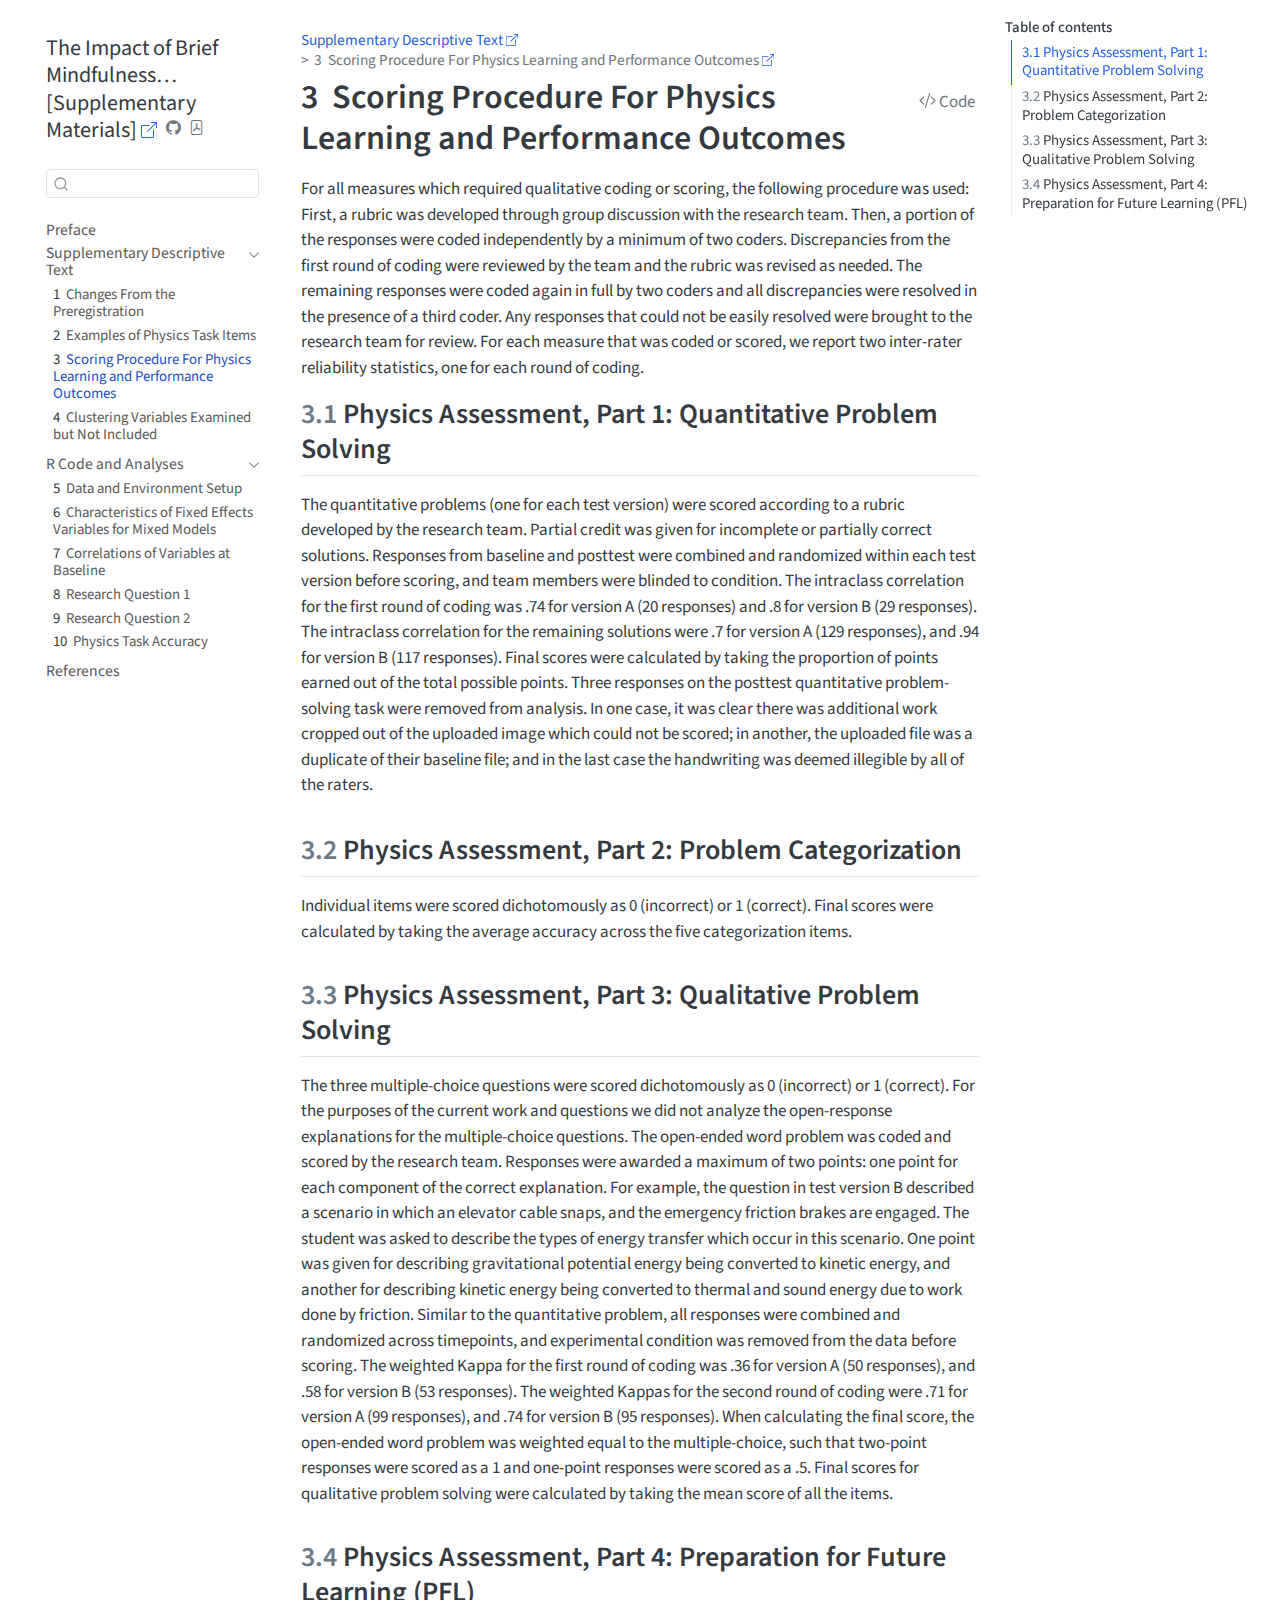
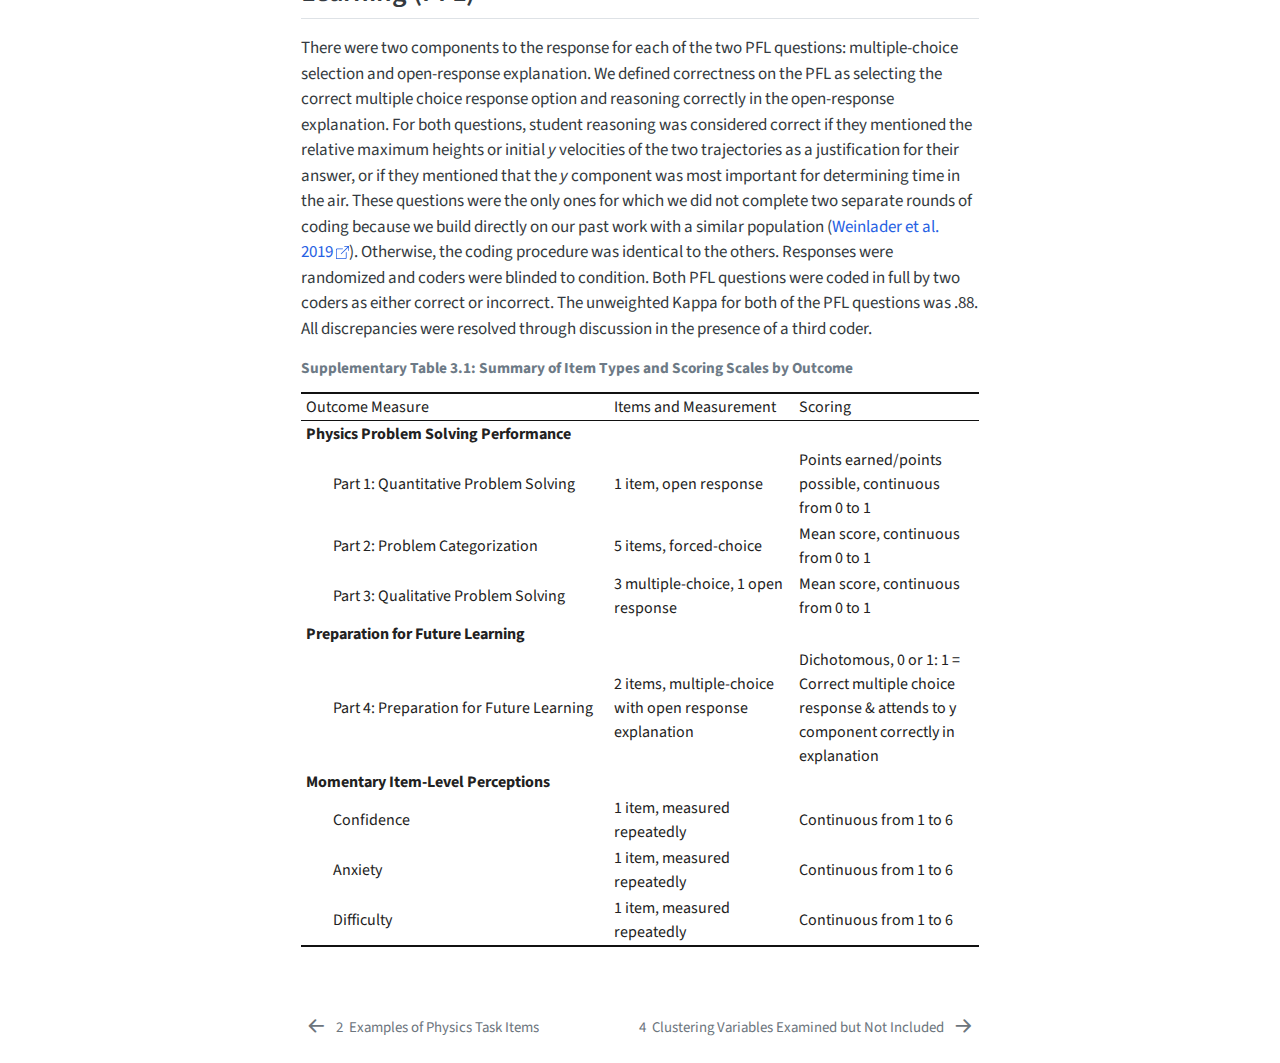
<file: chapters/03-physics-tasks-scoring.html>
<!DOCTYPE html>
<html xmlns="http://www.w3.org/1999/xhtml" lang="en" xml:lang="en"><head>
<meta http-equiv="Content-Type" content="text/html; charset=UTF-8">
<meta charset="utf-8">
<meta name="generator" content="quarto-1.7.29">
<meta name="viewport" content="width=device-width, initial-scale=1.0, user-scalable=yes">
<title>3&nbsp; Scoring Procedure For Physics Learning and Performance Outcomes – The Impact of Brief Mindfulness Training on Judgments of Confidence, Anxiety, and Difficulty While Answering Physics Questions</title>
<style>
code{white-space: pre-wrap;}
span.smallcaps{font-variant: small-caps;}
div.columns{display: flex; gap: min(4vw, 1.5em);}
div.column{flex: auto; overflow-x: auto;}
div.hanging-indent{margin-left: 1.5em; text-indent: -1.5em;}
ul.task-list{list-style: none;}
ul.task-list li input[type="checkbox"] {
  width: 0.8em;
  margin: 0 0.8em 0.2em -1em; /* quarto-specific, see https://github.com/quarto-dev/quarto-cli/issues/4556 */ 
  vertical-align: middle;
}
/* CSS for syntax highlighting */
html { -webkit-text-size-adjust: 100%; }
pre > code.sourceCode { white-space: pre; position: relative; }
pre > code.sourceCode > span { display: inline-block; line-height: 1.25; }
pre > code.sourceCode > span:empty { height: 1.2em; }
.sourceCode { overflow: visible; }
code.sourceCode > span { color: inherit; text-decoration: inherit; }
div.sourceCode { margin: 1em 0; }
pre.sourceCode { margin: 0; }
@media screen {
div.sourceCode { overflow: auto; }
}
@media print {
pre > code.sourceCode { white-space: pre-wrap; }
pre > code.sourceCode > span { text-indent: -5em; padding-left: 5em; }
}
pre.numberSource code
  { counter-reset: source-line 0; }
pre.numberSource code > span
  { position: relative; left: -4em; counter-increment: source-line; }
pre.numberSource code > span > a:first-child::before
  { content: counter(source-line);
    position: relative; left: -1em; text-align: right; vertical-align: baseline;
    border: none; display: inline-block;
    -webkit-touch-callout: none; -webkit-user-select: none;
    -khtml-user-select: none; -moz-user-select: none;
    -ms-user-select: none; user-select: none;
    padding: 0 4px; width: 4em;
  }
pre.numberSource { margin-left: 3em;  padding-left: 4px; }
div.sourceCode
  {   }
@media screen {
pre > code.sourceCode > span > a:first-child::before { text-decoration: underline; }
}
/* CSS for citations */
div.csl-bib-body { }
div.csl-entry {
  clear: both;
  margin-bottom: 0em;
}
.hanging-indent div.csl-entry {
  margin-left:2em;
  text-indent:-2em;
}
div.csl-left-margin {
  min-width:2em;
  float:left;
}
div.csl-right-inline {
  margin-left:2em;
  padding-left:1em;
}
div.csl-indent {
  margin-left: 2em;
}</style>

<script src="../site_libs/quarto-nav/quarto-nav.js"></script>
<script src="../site_libs/quarto-nav/headroom.min.js"></script>
<script src="../site_libs/clipboard/clipboard.min.js"></script>
<script src="../site_libs/quarto-search/autocomplete.umd.js"></script>
<script src="../site_libs/quarto-search/fuse.min.js"></script>
<script src="../site_libs/quarto-search/quarto-search.js"></script>
<meta name="quarto:offset" content="../">
<link href="../chapters/04-clustering-variables.html" rel="next">
<link href="../chapters/02-physics-tasks-descriptions.html" rel="prev">
<script src="../site_libs/quarto-html/quarto.js" type="module"></script>
<script src="../site_libs/quarto-html/tabsets/tabsets.js" type="module"></script>
<script src="../site_libs/quarto-html/popper.min.js"></script>
<script src="../site_libs/quarto-html/tippy.umd.min.js"></script>
<script src="../site_libs/quarto-html/anchor.min.js"></script>
<link href="../site_libs/quarto-html/tippy.css" rel="stylesheet">
<link href="../site_libs/quarto-html/quarto-syntax-highlighting-0815c480559380816a4d1ea211a47e91.css" rel="stylesheet" id="quarto-text-highlighting-styles">
<script src="../site_libs/bootstrap/bootstrap.min.js"></script>
<link href="../site_libs/bootstrap/bootstrap-icons.css" rel="stylesheet">
<link href="../site_libs/bootstrap/bootstrap-d3c9390091c69a50683db05bc45f20d8.min.css" rel="stylesheet" append-hash="true" id="quarto-bootstrap" data-mode="light"><script id="quarto-search-options" type="application/json">{
  "location": "sidebar",
  "copy-button": false,
  "collapse-after": 3,
  "panel-placement": "start",
  "type": "textbox",
  "limit": 50,
  "keyboard-shortcut": [
    "f",
    "/",
    "s"
  ],
  "show-item-context": false,
  "language": {
    "search-no-results-text": "No results",
    "search-matching-documents-text": "matching documents",
    "search-copy-link-title": "Copy link to search",
    "search-hide-matches-text": "Hide additional matches",
    "search-more-match-text": "more match in this document",
    "search-more-matches-text": "more matches in this document",
    "search-clear-button-title": "Clear",
    "search-text-placeholder": "",
    "search-detached-cancel-button-title": "Cancel",
    "search-submit-button-title": "Submit",
    "search-label": "Search"
  }
}</script><script src="../site_libs/kePrint-0.0.1/kePrint.js"></script><link href="../site_libs/lightable-0.0.1/lightable.css" rel="stylesheet">
<link rel="stylesheet" href="../css/styles.css">
</head>
<body class="nav-sidebar floating quarto-light">

<div id="quarto-search-results"></div>
  <header id="quarto-header" class="headroom fixed-top"><nav class="quarto-secondary-nav"><div class="container-fluid d-flex">
      <button type="button" class="quarto-btn-toggle btn" data-bs-toggle="collapse" role="button" data-bs-target=".quarto-sidebar-collapse-item" aria-controls="quarto-sidebar" aria-expanded="false" aria-label="Toggle sidebar navigation" onclick="if (window.quartoToggleHeadroom) { window.quartoToggleHeadroom(); }">
        <i class="bi bi-layout-text-sidebar-reverse"></i>
      </button>
        <nav class="quarto-page-breadcrumbs" aria-label="breadcrumb"><ol class="breadcrumb"><li class="breadcrumb-item"><a href="../chapters/01-changes-from-preregistration.html">Supplementary Descriptive Text</a></li><li class="breadcrumb-item"><a href="../chapters/03-physics-tasks-scoring.html"><span class="chapter-number">3</span>&nbsp; <span class="chapter-title">Scoring Procedure For Physics Learning and Performance Outcomes</span></a></li></ol></nav>
        <a class="flex-grow-1" role="navigation" data-bs-toggle="collapse" data-bs-target=".quarto-sidebar-collapse-item" aria-controls="quarto-sidebar" aria-expanded="false" aria-label="Toggle sidebar navigation" onclick="if (window.quartoToggleHeadroom) { window.quartoToggleHeadroom(); }">      
        </a>
      <button type="button" class="btn quarto-search-button" aria-label="Search" onclick="window.quartoOpenSearch();">
        <i class="bi bi-search"></i>
      </button>
    </div>
  </nav></header><!-- content --><div id="quarto-content" class="quarto-container page-columns page-rows-contents page-layout-article">
<!-- sidebar -->
  <nav id="quarto-sidebar" class="sidebar collapse collapse-horizontal quarto-sidebar-collapse-item sidebar-navigation floating overflow-auto"><div class="pt-lg-2 mt-2 text-left sidebar-header">
    <div class="sidebar-title mb-0 py-0">
      <a href="../">The Impact of Brief Mindfulness… [Supplementary Materials]</a> 
        <div class="sidebar-tools-main">
    <a href="https://github.com/apelakh/pelakh-et-al-2025-supplement/tree/article-supplement" title="Source Code" class="quarto-navigation-tool px-1" aria-label="Source Code"><i class="bi bi-github"></i></a>
    <a href="../Pelakh-et-al-supplement.pdf" title="Download PDF" class="quarto-navigation-tool px-1" aria-label="Download PDF"><i class="bi bi-file-pdf"></i></a>
</div>
    </div>
      </div>
        <div class="mt-2 flex-shrink-0 align-items-center">
        <div class="sidebar-search">
        <div id="quarto-search" class="" title="Search"></div>
        </div>
        </div>
    <div class="sidebar-menu-container"> 
    <ul class="list-unstyled mt-1">
<li class="sidebar-item">
  <div class="sidebar-item-container"> 
  <a href="../index.html" class="sidebar-item-text sidebar-link">
 <span class="menu-text">Preface</span></a>
  </div>
</li>
        <li class="sidebar-item sidebar-item-section">
      <div class="sidebar-item-container"> 
            <a class="sidebar-item-text sidebar-link text-start" data-bs-toggle="collapse" data-bs-target="#quarto-sidebar-section-1" role="navigation" aria-expanded="true">
 <span class="menu-text">Supplementary Descriptive Text</span></a>
          <a class="sidebar-item-toggle text-start" data-bs-toggle="collapse" data-bs-target="#quarto-sidebar-section-1" role="navigation" aria-expanded="true" aria-label="Toggle section">
            <i class="bi bi-chevron-right ms-2"></i>
          </a> 
      </div>
      <ul id="quarto-sidebar-section-1" class="collapse list-unstyled sidebar-section depth1 show">
<li class="sidebar-item">
  <div class="sidebar-item-container"> 
  <a href="../chapters/01-changes-from-preregistration.html" class="sidebar-item-text sidebar-link">
 <span class="menu-text"><span class="chapter-number">1</span>&nbsp; <span class="chapter-title">Changes From the Preregistration</span></span></a>
  </div>
</li>
          <li class="sidebar-item">
  <div class="sidebar-item-container"> 
  <a href="../chapters/02-physics-tasks-descriptions.html" class="sidebar-item-text sidebar-link">
 <span class="menu-text"><span class="chapter-number">2</span>&nbsp; <span class="chapter-title">Examples of Physics Task Items</span></span></a>
  </div>
</li>
          <li class="sidebar-item">
  <div class="sidebar-item-container"> 
  <a href="../chapters/03-physics-tasks-scoring.html" class="sidebar-item-text sidebar-link active">
 <span class="menu-text"><span class="chapter-number">3</span>&nbsp; <span class="chapter-title">Scoring Procedure For Physics Learning and Performance Outcomes</span></span></a>
  </div>
</li>
          <li class="sidebar-item">
  <div class="sidebar-item-container"> 
  <a href="../chapters/04-clustering-variables.html" class="sidebar-item-text sidebar-link">
 <span class="menu-text"><span class="chapter-number">4</span>&nbsp; <span class="chapter-title">Clustering Variables Examined but Not Included</span></span></a>
  </div>
</li>
      </ul>
</li>
        <li class="sidebar-item sidebar-item-section">
      <div class="sidebar-item-container"> 
            <a class="sidebar-item-text sidebar-link text-start" data-bs-toggle="collapse" data-bs-target="#quarto-sidebar-section-2" role="navigation" aria-expanded="true">
 <span class="menu-text">R Code and Analyses</span></a>
          <a class="sidebar-item-toggle text-start" data-bs-toggle="collapse" data-bs-target="#quarto-sidebar-section-2" role="navigation" aria-expanded="true" aria-label="Toggle section">
            <i class="bi bi-chevron-right ms-2"></i>
          </a> 
      </div>
      <ul id="quarto-sidebar-section-2" class="collapse list-unstyled sidebar-section depth1 show">
<li class="sidebar-item">
  <div class="sidebar-item-container"> 
  <a href="../chapters/05-data-setup.html" class="sidebar-item-text sidebar-link">
 <span class="menu-text"><span class="chapter-number">5</span>&nbsp; <span class="chapter-title">Data and Environment Setup</span></span></a>
  </div>
</li>
          <li class="sidebar-item">
  <div class="sidebar-item-container"> 
  <a href="../chapters/06-variable-characteristics.html" class="sidebar-item-text sidebar-link">
 <span class="menu-text"><span class="chapter-number">6</span>&nbsp; <span class="chapter-title">Characteristics of Fixed Effects Variables for Mixed Models</span></span></a>
  </div>
</li>
          <li class="sidebar-item">
  <div class="sidebar-item-container"> 
  <a href="../chapters/07-baseline-correlations.html" class="sidebar-item-text sidebar-link">
 <span class="menu-text"><span class="chapter-number">7</span>&nbsp; <span class="chapter-title">Correlations of Variables at Baseline</span></span></a>
  </div>
</li>
          <li class="sidebar-item">
  <div class="sidebar-item-container"> 
  <a href="../chapters/08-research-question-1.html" class="sidebar-item-text sidebar-link">
 <span class="menu-text"><span class="chapter-number">8</span>&nbsp; <span class="chapter-title">Research Question 1</span></span></a>
  </div>
</li>
          <li class="sidebar-item">
  <div class="sidebar-item-container"> 
  <a href="../chapters/09-research-question-2.html" class="sidebar-item-text sidebar-link">
 <span class="menu-text"><span class="chapter-number">9</span>&nbsp; <span class="chapter-title">Research Question 2</span></span></a>
  </div>
</li>
          <li class="sidebar-item">
  <div class="sidebar-item-container"> 
  <a href="../chapters/10-accuracy-results.html" class="sidebar-item-text sidebar-link">
 <span class="menu-text"><span class="chapter-number">10</span>&nbsp; <span class="chapter-title">Physics Task Accuracy</span></span></a>
  </div>
</li>
      </ul>
</li>
        <li class="sidebar-item">
  <div class="sidebar-item-container"> 
  <a href="../references.html" class="sidebar-item-text sidebar-link">
 <span class="menu-text">References</span></a>
  </div>
</li>
    </ul>
</div>
</nav><div id="quarto-sidebar-glass" class="quarto-sidebar-collapse-item" data-bs-toggle="collapse" data-bs-target=".quarto-sidebar-collapse-item"></div>
<!-- margin-sidebar -->
    <div id="quarto-margin-sidebar" class="sidebar margin-sidebar">
        <nav id="TOC" role="doc-toc" class="toc-active" data-toc-expanded="2"><h2 id="toc-title">Table of contents</h2>
   
  <ul>
<li><a href="#physics-assessment-part-1-quantitative-problem-solving" id="toc-physics-assessment-part-1-quantitative-problem-solving" class="nav-link active" data-scroll-target="#physics-assessment-part-1-quantitative-problem-solving"><span class="header-section-number">3.1</span> Physics Assessment, Part 1: Quantitative Problem Solving</a></li>
  <li><a href="#physics-assessment-part-2-problem-categorization" id="toc-physics-assessment-part-2-problem-categorization" class="nav-link" data-scroll-target="#physics-assessment-part-2-problem-categorization"><span class="header-section-number">3.2</span> Physics Assessment, Part 2: Problem Categorization</a></li>
  <li><a href="#physics-assessment-part-3-qualitative-problem-solving" id="toc-physics-assessment-part-3-qualitative-problem-solving" class="nav-link" data-scroll-target="#physics-assessment-part-3-qualitative-problem-solving"><span class="header-section-number">3.3</span> Physics Assessment, Part 3: Qualitative Problem Solving</a></li>
  <li><a href="#physics-assessment-part-4-preparation-for-future-learning-pfl" id="toc-physics-assessment-part-4-preparation-for-future-learning-pfl" class="nav-link" data-scroll-target="#physics-assessment-part-4-preparation-for-future-learning-pfl"><span class="header-section-number">3.4</span> Physics Assessment, Part 4: Preparation for Future Learning (PFL)</a></li>
  </ul></nav>
    </div>
<!-- main -->
<main class="content" id="quarto-document-content"><header id="title-block-header" class="quarto-title-block default"><nav class="quarto-page-breadcrumbs quarto-title-breadcrumbs d-none d-lg-block" aria-label="breadcrumb"><ol class="breadcrumb"><li class="breadcrumb-item"><a href="../chapters/01-changes-from-preregistration.html">Supplementary Descriptive Text</a></li><li class="breadcrumb-item"><a href="../chapters/03-physics-tasks-scoring.html"><span class="chapter-number">3</span>&nbsp; <span class="chapter-title">Scoring Procedure For Physics Learning and Performance Outcomes</span></a></li></ol></nav><div class="quarto-title">
<div class="quarto-title-block"><div><h1 class="title">
<span class="chapter-number">3</span>&nbsp; <span class="chapter-title">Scoring Procedure For Physics Learning and Performance Outcomes</span>
</h1><button type="button" class="btn code-tools-button" id="quarto-code-tools-source"><i class="bi"></i> Code</button></div></div>
</div>



<div class="quarto-title-meta">

    
  
    
  </div>
  


</header><p>For all measures which required qualitative coding or scoring, the following procedure was used: First, a rubric was developed through group discussion with the research team. Then, a portion of the responses were coded independently by a minimum of two coders. Discrepancies from the first round of coding were reviewed by the team and the rubric was revised as needed. The remaining responses were coded again in full by two coders and all discrepancies were resolved in the presence of a third coder. Any responses that could not be easily resolved were brought to the research team for review. For each measure that was coded or scored, we report two inter-rater reliability statistics, one for each round of coding.</p>
<section id="physics-assessment-part-1-quantitative-problem-solving" class="level2" data-number="3.1"><h2 data-number="3.1" class="anchored" data-anchor-id="physics-assessment-part-1-quantitative-problem-solving">
<span class="header-section-number">3.1</span> Physics Assessment, Part 1: Quantitative Problem Solving</h2>
<p>The quantitative problems (one for each test version) were scored according to a rubric developed by the research team. Partial credit was given for incomplete or partially correct solutions. Responses from baseline and posttest were combined and randomized within each test version before scoring, and team members were blinded to condition. The intraclass correlation for the first round of coding was .74 for version A (20 responses) and .8 for version B (29 responses). The intraclass correlation for the remaining solutions were .7 for version A (129 responses), and .94 for version B (117 responses). Final scores were calculated by taking the proportion of points earned out of the total possible points. Three responses on the posttest quantitative problem-solving task were removed from analysis. In one case, it was clear there was additional work cropped out of the uploaded image which could not be scored; in another, the uploaded file was a duplicate of their baseline file; and in the last case the handwriting was deemed illegible by all of the raters.</p>
</section><section id="physics-assessment-part-2-problem-categorization" class="level2" data-number="3.2"><h2 data-number="3.2" class="anchored" data-anchor-id="physics-assessment-part-2-problem-categorization">
<span class="header-section-number">3.2</span> Physics Assessment, Part 2: Problem Categorization</h2>
<p>Individual items were scored dichotomously as 0 (incorrect) or 1 (correct). Final scores were calculated by taking the average accuracy across the five categorization items.</p>
</section><section id="physics-assessment-part-3-qualitative-problem-solving" class="level2" data-number="3.3"><h2 data-number="3.3" class="anchored" data-anchor-id="physics-assessment-part-3-qualitative-problem-solving">
<span class="header-section-number">3.3</span> Physics Assessment, Part 3: Qualitative Problem Solving</h2>
<p>The three multiple-choice questions were scored dichotomously as 0 (incorrect) or 1 (correct). For the purposes of the current work and questions we did not analyze the open-response explanations for the multiple-choice questions. The open-ended word problem was coded and scored by the research team. Responses were awarded a maximum of two points: one point for each component of the correct explanation. For example, the question in test version B described a scenario in which an elevator cable snaps, and the emergency friction brakes are engaged. The student was asked to describe the types of energy transfer which occur in this scenario. One point was given for describing gravitational potential energy being converted to kinetic energy, and another for describing kinetic energy being converted to thermal and sound energy due to work done by friction. Similar to the quantitative problem, all responses were combined and randomized across timepoints, and experimental condition was removed from the data before scoring. The weighted Kappa for the first round of coding was .36 for version A (50 responses), and .58 for version B (53 responses). The weighted Kappas for the second round of coding were .71 for version A (99 responses), and .74 for version B (95 responses). When calculating the final score, the open-ended word problem was weighted equal to the multiple-choice, such that two-point responses were scored as a 1 and one-point responses were scored as a .5. Final scores for qualitative problem solving were calculated by taking the mean score of all the items.</p>
</section><section id="physics-assessment-part-4-preparation-for-future-learning-pfl" class="level2" data-number="3.4"><h2 data-number="3.4" class="anchored" data-anchor-id="physics-assessment-part-4-preparation-for-future-learning-pfl">
<span class="header-section-number">3.4</span> Physics Assessment, Part 4: Preparation for Future Learning (PFL)</h2>
<p>There were two components to the response for each of the two PFL questions: multiple-choice selection and open-response explanation. We defined correctness on the PFL as selecting the correct multiple choice response option and reasoning correctly in the open-response explanation. For both questions, student reasoning was considered correct if they mentioned the relative maximum heights or initial <em>y</em> velocities of the two trajectories as a justification for their answer, or if they mentioned that the <em>y</em> component was most important for determining time in the air. These questions were the only ones for which we did not complete two separate rounds of coding because we build directly on our past work with a similar population <span class="citation" data-cites="weinlader2019">(<a href="../references.html#ref-weinlader2019" role="doc-biblioref">Weinlader et al. 2019</a>)</span>. Otherwise, the coding procedure was identical to the others. Responses were randomized and coders were blinded to condition. Both PFL questions were coded in full by two coders as either correct or incorrect. The unweighted Kappa for both of the PFL questions was .88. All discrepancies were resolved through discussion in the presence of a third coder.</p>
<div class="cell">
<div id="tbl-scoring" class="cell quarto-float quarto-figure quarto-figure-center anchored">
<figure class="quarto-float quarto-float-tbl figure"><figcaption class="quarto-float-caption-top quarto-float-caption quarto-float-tbl" id="tbl-scoring-caption-0ceaefa1-69ba-4598-a22c-09a6ac19f8ca">
Supplementary Table&nbsp;3.1: Summary of Item Types and Scoring Scales by Outcome
</figcaption><div aria-describedby="tbl-scoring-caption-0ceaefa1-69ba-4598-a22c-09a6ac19f8ca">
<div class="cell-output-display">
<table class=" lightable-classic" style="font-size: 16px; font-family: &quot;Arial Narrow&quot;, &quot;Source Sans Pro&quot;, sans-serif; margin-left: auto; margin-right: auto;">
<thead><tr>
<th style="text-align:left;"> Outcome Measure </th>
   <th style="text-align:left;"> Items and Measurement </th>
   <th style="text-align:left;"> Scoring </th>
  </tr></thead>
<tbody>
<tr grouplength="3"><td colspan="3" style="text-align: left;"><strong>Physics Problem Solving Performance</strong></td></tr>
<tr>
<td style="text-align:left;padding-left: 2em;width: 2.5in; " indentlevel="1"> Part 1: Quantitative Problem Solving </td>
   <td style="text-align:left;width: 1.5in; "> 1 item, open response </td>
   <td style="text-align:left;width: 1.5in; "> Points earned/points possible, continuous from 0 to 1 </td>
  </tr>
<tr>
<td style="text-align:left;padding-left: 2em;width: 2.5in; " indentlevel="1"> Part 2: Problem Categorization </td>
   <td style="text-align:left;width: 1.5in; "> 5 items, forced-choice </td>
   <td style="text-align:left;width: 1.5in; "> Mean score, continuous from 0 to 1 </td>
  </tr>
<tr>
<td style="text-align:left;padding-left: 2em;width: 2.5in; " indentlevel="1"> Part 3: Qualitative Problem Solving </td>
   <td style="text-align:left;width: 1.5in; "> 3 multiple-choice, 1 open response </td>
   <td style="text-align:left;width: 1.5in; "> Mean score, continuous from 0 to 1 </td>
  </tr>
<tr grouplength="1"><td colspan="3" style="text-align: left;"><strong>Preparation for Future Learning</strong></td></tr>
<tr>
<td style="text-align:left;padding-left: 2em;width: 2.5in; " indentlevel="1"> Part 4: Preparation for Future Learning </td>
   <td style="text-align:left;width: 1.5in; "> 2 items, multiple-choice with open response explanation </td>
   <td style="text-align:left;width: 1.5in; "> Dichotomous, 0 or 1: 1 = Correct multiple choice response &amp; attends to y component correctly in explanation </td>
  </tr>
<tr grouplength="3"><td colspan="3" style="text-align: left;"><strong>Momentary Item-Level Perceptions</strong></td></tr>
<tr>
<td style="text-align:left;padding-left: 2em;width: 2.5in; " indentlevel="1"> Confidence </td>
   <td style="text-align:left;width: 1.5in; "> 1 item, measured repeatedly </td>
   <td style="text-align:left;width: 1.5in; "> Continuous from 1 to 6 </td>
  </tr>
<tr>
<td style="text-align:left;padding-left: 2em;width: 2.5in; " indentlevel="1"> Anxiety </td>
   <td style="text-align:left;width: 1.5in; "> 1 item, measured repeatedly </td>
   <td style="text-align:left;width: 1.5in; "> Continuous from 1 to 6 </td>
  </tr>
<tr>
<td style="text-align:left;padding-left: 2em;width: 2.5in; " indentlevel="1"> Difficulty </td>
   <td style="text-align:left;width: 1.5in; "> 1 item, measured repeatedly </td>
   <td style="text-align:left;width: 1.5in; "> Continuous from 1 to 6 </td>
  </tr>
</tbody>
</table>
</div>
</div>
</figure>
</div>
</div>


<!-- -->

<div id="refs" class="references csl-bib-body hanging-indent" data-entry-spacing="0" role="list" style="display: none">
<div id="ref-weinlader2019" class="csl-entry" role="listitem">
Weinlader, Nolan K., Eric Kuo, Benjamin M. Rottman, and Timothy J. Nokes-Malach. 2019. <span>“A New Approach for Uncovering Student Resources with Multiple-Choice Questions.”</span> In, 621–26. American Association of Physics Teachers. <a href="https://doi.org/10.1119/perc.2019.pr.Weinlader">https://doi.org/10.1119/perc.2019.pr.Weinlader</a>.
</div>
</div>
</section></main><!-- /main --><script id="quarto-html-after-body" type="application/javascript">
  window.document.addEventListener("DOMContentLoaded", function (event) {
    const icon = "";
    const anchorJS = new window.AnchorJS();
    anchorJS.options = {
      placement: 'right',
      icon: icon
    };
    anchorJS.add('.anchored');
    const isCodeAnnotation = (el) => {
      for (const clz of el.classList) {
        if (clz.startsWith('code-annotation-')) {                     
          return true;
        }
      }
      return false;
    }
    const onCopySuccess = function(e) {
      // button target
      const button = e.trigger;
      // don't keep focus
      button.blur();
      // flash "checked"
      button.classList.add('code-copy-button-checked');
      var currentTitle = button.getAttribute("title");
      button.setAttribute("title", "Copied!");
      let tooltip;
      if (window.bootstrap) {
        button.setAttribute("data-bs-toggle", "tooltip");
        button.setAttribute("data-bs-placement", "left");
        button.setAttribute("data-bs-title", "Copied!");
        tooltip = new bootstrap.Tooltip(button, 
          { trigger: "manual", 
            customClass: "code-copy-button-tooltip",
            offset: [0, -8]});
        tooltip.show();    
      }
      setTimeout(function() {
        if (tooltip) {
          tooltip.hide();
          button.removeAttribute("data-bs-title");
          button.removeAttribute("data-bs-toggle");
          button.removeAttribute("data-bs-placement");
        }
        button.setAttribute("title", currentTitle);
        button.classList.remove('code-copy-button-checked');
      }, 1000);
      // clear code selection
      e.clearSelection();
    }
    const getTextToCopy = function(trigger) {
        const codeEl = trigger.previousElementSibling.cloneNode(true);
        for (const childEl of codeEl.children) {
          if (isCodeAnnotation(childEl)) {
            childEl.remove();
          }
        }
        return codeEl.innerText;
    }
    const clipboard = new window.ClipboardJS('.code-copy-button:not([data-in-quarto-modal])', {
      text: getTextToCopy
    });
    clipboard.on('success', onCopySuccess);
    if (window.document.getElementById('quarto-embedded-source-code-modal')) {
      const clipboardModal = new window.ClipboardJS('.code-copy-button[data-in-quarto-modal]', {
        text: getTextToCopy,
        container: window.document.getElementById('quarto-embedded-source-code-modal')
      });
      clipboardModal.on('success', onCopySuccess);
    }
    const viewSource = window.document.getElementById('quarto-view-source') ||
                       window.document.getElementById('quarto-code-tools-source');
    if (viewSource) {
      const sourceUrl = viewSource.getAttribute("data-quarto-source-url");
      viewSource.addEventListener("click", function(e) {
        if (sourceUrl) {
          // rstudio viewer pane
          if (/\bcapabilities=\b/.test(window.location)) {
            window.open(sourceUrl);
          } else {
            window.location.href = sourceUrl;
          }
        } else {
          const modal = new bootstrap.Modal(document.getElementById('quarto-embedded-source-code-modal'));
          modal.show();
        }
        return false;
      });
    }
    function toggleCodeHandler(show) {
      return function(e) {
        const detailsSrc = window.document.querySelectorAll(".cell > details > .sourceCode");
        for (let i=0; i<detailsSrc.length; i++) {
          const details = detailsSrc[i].parentElement;
          if (show) {
            details.open = true;
          } else {
            details.removeAttribute("open");
          }
        }
        const cellCodeDivs = window.document.querySelectorAll(".cell > .sourceCode");
        const fromCls = show ? "hidden" : "unhidden";
        const toCls = show ? "unhidden" : "hidden";
        for (let i=0; i<cellCodeDivs.length; i++) {
          const codeDiv = cellCodeDivs[i];
          if (codeDiv.classList.contains(fromCls)) {
            codeDiv.classList.remove(fromCls);
            codeDiv.classList.add(toCls);
          } 
        }
        return false;
      }
    }
    const hideAllCode = window.document.getElementById("quarto-hide-all-code");
    if (hideAllCode) {
      hideAllCode.addEventListener("click", toggleCodeHandler(false));
    }
    const showAllCode = window.document.getElementById("quarto-show-all-code");
    if (showAllCode) {
      showAllCode.addEventListener("click", toggleCodeHandler(true));
    }
      var localhostRegex = new RegExp(/^(?:http|https):\/\/localhost\:?[0-9]*\//);
      var mailtoRegex = new RegExp(/^mailto:/);
        var filterRegex = new RegExp("https:\/\/apelakh\.github\.io\/pelakh-et-al-2025-supplement\/");
      var isInternal = (href) => {
          return filterRegex.test(href) || localhostRegex.test(href) || mailtoRegex.test(href);
      }
      // Inspect non-navigation links and adorn them if external
     var links = window.document.querySelectorAll('a[href]:not(.nav-link):not(.navbar-brand):not(.toc-action):not(.sidebar-link):not(.sidebar-item-toggle):not(.pagination-link):not(.no-external):not([aria-hidden]):not(.dropdown-item):not(.quarto-navigation-tool):not(.about-link)');
      for (var i=0; i<links.length; i++) {
        const link = links[i];
        if (!isInternal(link.href)) {
          // undo the damage that might have been done by quarto-nav.js in the case of
          // links that we want to consider external
          if (link.dataset.originalHref !== undefined) {
            link.href = link.dataset.originalHref;
          }
            // target, if specified
            link.setAttribute("target", "_blank");
            if (link.getAttribute("rel") === null) {
              link.setAttribute("rel", "noopener");
            }
            // default icon
            link.classList.add("external");
        }
      }
    function tippyHover(el, contentFn, onTriggerFn, onUntriggerFn) {
      const config = {
        allowHTML: true,
        maxWidth: 500,
        delay: 100,
        arrow: false,
        appendTo: function(el) {
            return el.parentElement;
        },
        interactive: true,
        interactiveBorder: 10,
        theme: 'quarto',
        placement: 'bottom-start',
      };
      if (contentFn) {
        config.content = contentFn;
      }
      if (onTriggerFn) {
        config.onTrigger = onTriggerFn;
      }
      if (onUntriggerFn) {
        config.onUntrigger = onUntriggerFn;
      }
      window.tippy(el, config); 
    }
    const noterefs = window.document.querySelectorAll('a[role="doc-noteref"]');
    for (var i=0; i<noterefs.length; i++) {
      const ref = noterefs[i];
      tippyHover(ref, function() {
        // use id or data attribute instead here
        let href = ref.getAttribute('data-footnote-href') || ref.getAttribute('href');
        try { href = new URL(href).hash; } catch {}
        const id = href.replace(/^#\/?/, "");
        const note = window.document.getElementById(id);
        if (note) {
          return note.innerHTML;
        } else {
          return "";
        }
      });
    }
    const xrefs = window.document.querySelectorAll('a.quarto-xref');
    const processXRef = (id, note) => {
      // Strip column container classes
      const stripColumnClz = (el) => {
        el.classList.remove("page-full", "page-columns");
        if (el.children) {
          for (const child of el.children) {
            stripColumnClz(child);
          }
        }
      }
      stripColumnClz(note)
      if (id === null || id.startsWith('sec-')) {
        // Special case sections, only their first couple elements
        const container = document.createElement("div");
        if (note.children && note.children.length > 2) {
          container.appendChild(note.children[0].cloneNode(true));
          for (let i = 1; i < note.children.length; i++) {
            const child = note.children[i];
            if (child.tagName === "P" && child.innerText === "") {
              continue;
            } else {
              container.appendChild(child.cloneNode(true));
              break;
            }
          }
          if (window.Quarto?.typesetMath) {
            window.Quarto.typesetMath(container);
          }
          return container.innerHTML
        } else {
          if (window.Quarto?.typesetMath) {
            window.Quarto.typesetMath(note);
          }
          return note.innerHTML;
        }
      } else {
        // Remove any anchor links if they are present
        const anchorLink = note.querySelector('a.anchorjs-link');
        if (anchorLink) {
          anchorLink.remove();
        }
        if (window.Quarto?.typesetMath) {
          window.Quarto.typesetMath(note);
        }
        if (note.classList.contains("callout")) {
          return note.outerHTML;
        } else {
          return note.innerHTML;
        }
      }
    }
    for (var i=0; i<xrefs.length; i++) {
      const xref = xrefs[i];
      tippyHover(xref, undefined, function(instance) {
        instance.disable();
        let url = xref.getAttribute('href');
        let hash = undefined; 
        if (url.startsWith('#')) {
          hash = url;
        } else {
          try { hash = new URL(url).hash; } catch {}
        }
        if (hash) {
          const id = hash.replace(/^#\/?/, "");
          const note = window.document.getElementById(id);
          if (note !== null) {
            try {
              const html = processXRef(id, note.cloneNode(true));
              instance.setContent(html);
            } finally {
              instance.enable();
              instance.show();
            }
          } else {
            // See if we can fetch this
            fetch(url.split('#')[0])
            .then(res => res.text())
            .then(html => {
              const parser = new DOMParser();
              const htmlDoc = parser.parseFromString(html, "text/html");
              const note = htmlDoc.getElementById(id);
              if (note !== null) {
                const html = processXRef(id, note);
                instance.setContent(html);
              } 
            }).finally(() => {
              instance.enable();
              instance.show();
            });
          }
        } else {
          // See if we can fetch a full url (with no hash to target)
          // This is a special case and we should probably do some content thinning / targeting
          fetch(url)
          .then(res => res.text())
          .then(html => {
            const parser = new DOMParser();
            const htmlDoc = parser.parseFromString(html, "text/html");
            const note = htmlDoc.querySelector('main.content');
            if (note !== null) {
              // This should only happen for chapter cross references
              // (since there is no id in the URL)
              // remove the first header
              if (note.children.length > 0 && note.children[0].tagName === "HEADER") {
                note.children[0].remove();
              }
              const html = processXRef(null, note);
              instance.setContent(html);
            } 
          }).finally(() => {
            instance.enable();
            instance.show();
          });
        }
      }, function(instance) {
      });
    }
        let selectedAnnoteEl;
        const selectorForAnnotation = ( cell, annotation) => {
          let cellAttr = 'data-code-cell="' + cell + '"';
          let lineAttr = 'data-code-annotation="' +  annotation + '"';
          const selector = 'span[' + cellAttr + '][' + lineAttr + ']';
          return selector;
        }
        const selectCodeLines = (annoteEl) => {
          const doc = window.document;
          const targetCell = annoteEl.getAttribute("data-target-cell");
          const targetAnnotation = annoteEl.getAttribute("data-target-annotation");
          const annoteSpan = window.document.querySelector(selectorForAnnotation(targetCell, targetAnnotation));
          const lines = annoteSpan.getAttribute("data-code-lines").split(",");
          const lineIds = lines.map((line) => {
            return targetCell + "-" + line;
          })
          let top = null;
          let height = null;
          let parent = null;
          if (lineIds.length > 0) {
              //compute the position of the single el (top and bottom and make a div)
              const el = window.document.getElementById(lineIds[0]);
              top = el.offsetTop;
              height = el.offsetHeight;
              parent = el.parentElement.parentElement;
            if (lineIds.length > 1) {
              const lastEl = window.document.getElementById(lineIds[lineIds.length - 1]);
              const bottom = lastEl.offsetTop + lastEl.offsetHeight;
              height = bottom - top;
            }
            if (top !== null && height !== null && parent !== null) {
              // cook up a div (if necessary) and position it 
              let div = window.document.getElementById("code-annotation-line-highlight");
              if (div === null) {
                div = window.document.createElement("div");
                div.setAttribute("id", "code-annotation-line-highlight");
                div.style.position = 'absolute';
                parent.appendChild(div);
              }
              div.style.top = top - 2 + "px";
              div.style.height = height + 4 + "px";
              div.style.left = 0;
              let gutterDiv = window.document.getElementById("code-annotation-line-highlight-gutter");
              if (gutterDiv === null) {
                gutterDiv = window.document.createElement("div");
                gutterDiv.setAttribute("id", "code-annotation-line-highlight-gutter");
                gutterDiv.style.position = 'absolute';
                const codeCell = window.document.getElementById(targetCell);
                const gutter = codeCell.querySelector('.code-annotation-gutter');
                gutter.appendChild(gutterDiv);
              }
              gutterDiv.style.top = top - 2 + "px";
              gutterDiv.style.height = height + 4 + "px";
            }
            selectedAnnoteEl = annoteEl;
          }
        };
        const unselectCodeLines = () => {
          const elementsIds = ["code-annotation-line-highlight", "code-annotation-line-highlight-gutter"];
          elementsIds.forEach((elId) => {
            const div = window.document.getElementById(elId);
            if (div) {
              div.remove();
            }
          });
          selectedAnnoteEl = undefined;
        };
          // Handle positioning of the toggle
      window.addEventListener(
        "resize",
        throttle(() => {
          elRect = undefined;
          if (selectedAnnoteEl) {
            selectCodeLines(selectedAnnoteEl);
          }
        }, 10)
      );
      function throttle(fn, ms) {
      let throttle = false;
      let timer;
        return (...args) => {
          if(!throttle) { // first call gets through
              fn.apply(this, args);
              throttle = true;
          } else { // all the others get throttled
              if(timer) clearTimeout(timer); // cancel #2
              timer = setTimeout(() => {
                fn.apply(this, args);
                timer = throttle = false;
              }, ms);
          }
        };
      }
        // Attach click handler to the DT
        const annoteDls = window.document.querySelectorAll('dt[data-target-cell]');
        for (const annoteDlNode of annoteDls) {
          annoteDlNode.addEventListener('click', (event) => {
            const clickedEl = event.target;
            if (clickedEl !== selectedAnnoteEl) {
              unselectCodeLines();
              const activeEl = window.document.querySelector('dt[data-target-cell].code-annotation-active');
              if (activeEl) {
                activeEl.classList.remove('code-annotation-active');
              }
              selectCodeLines(clickedEl);
              clickedEl.classList.add('code-annotation-active');
            } else {
              // Unselect the line
              unselectCodeLines();
              clickedEl.classList.remove('code-annotation-active');
            }
          });
        }
    const findCites = (el) => {
      const parentEl = el.parentElement;
      if (parentEl) {
        const cites = parentEl.dataset.cites;
        if (cites) {
          return {
            el,
            cites: cites.split(' ')
          };
        } else {
          return findCites(el.parentElement)
        }
      } else {
        return undefined;
      }
    };
    var bibliorefs = window.document.querySelectorAll('a[role="doc-biblioref"]');
    for (var i=0; i<bibliorefs.length; i++) {
      const ref = bibliorefs[i];
      const citeInfo = findCites(ref);
      if (citeInfo) {
        tippyHover(citeInfo.el, function() {
          var popup = window.document.createElement('div');
          citeInfo.cites.forEach(function(cite) {
            var citeDiv = window.document.createElement('div');
            citeDiv.classList.add('hanging-indent');
            citeDiv.classList.add('csl-entry');
            var biblioDiv = window.document.getElementById('ref-' + cite);
            if (biblioDiv) {
              citeDiv.innerHTML = biblioDiv.innerHTML;
            }
            popup.appendChild(citeDiv);
          });
          return popup.innerHTML;
        });
      }
    }
  });
  </script><nav class="page-navigation"><div class="nav-page nav-page-previous">
      <a href="../chapters/02-physics-tasks-descriptions.html" class="pagination-link" aria-label="Examples of Physics Task Items">
        <i class="bi bi-arrow-left-short"></i> <span class="nav-page-text"><span class="chapter-number">2</span>&nbsp; <span class="chapter-title">Examples of Physics Task Items</span></span>
      </a>          
  </div>
  <div class="nav-page nav-page-next">
      <a href="../chapters/04-clustering-variables.html" class="pagination-link" aria-label="Clustering Variables Examined but Not Included">
        <span class="nav-page-text"><span class="chapter-number">4</span>&nbsp; <span class="chapter-title">Clustering Variables Examined but Not Included</span></span> <i class="bi bi-arrow-right-short"></i>
      </a>
  </div>
</nav><div class="modal fade" id="quarto-embedded-source-code-modal" tabindex="-1" aria-labelledby="quarto-embedded-source-code-modal-label" aria-hidden="true"><div class="modal-dialog modal-dialog-scrollable"><div class="modal-content"><div class="modal-header"><h5 class="modal-title" id="quarto-embedded-source-code-modal-label">Source Code</h5><button class="btn-close" data-bs-dismiss="modal"></button></div><div class="modal-body"><div class="">
<div class="sourceCode" id="cb1" data-shortcodes="false"><pre class="sourceCode markdown code-with-copy"><code class="sourceCode markdown"><span id="cb1-1"><a href="#cb1-1" aria-hidden="true" tabindex="-1"></a><span class="fu"># Scoring Procedure For Physics Learning and Performance Outcomes</span></span>
<span id="cb1-2"><a href="#cb1-2" aria-hidden="true" tabindex="-1"></a></span>
<span id="cb1-3"><a href="#cb1-3" aria-hidden="true" tabindex="-1"></a>For all measures which required qualitative coding or scoring, the following procedure was used: First, a rubric was developed through group discussion with the research team. Then, a portion of the responses were coded independently by a minimum of two coders. Discrepancies from the first round of coding were reviewed by the team and the rubric was revised as needed. The remaining responses were coded again in full by two coders and all discrepancies were resolved in the presence of a third coder. Any responses that could not be easily resolved were brought to the research team for review. For each measure that was coded or scored, we report two inter-rater reliability statistics, one for each round of coding.</span>
<span id="cb1-4"><a href="#cb1-4" aria-hidden="true" tabindex="-1"></a></span>
<span id="cb1-5"><a href="#cb1-5" aria-hidden="true" tabindex="-1"></a><span class="fu">## Physics Assessment, Part 1: Quantitative Problem Solving</span></span>
<span id="cb1-6"><a href="#cb1-6" aria-hidden="true" tabindex="-1"></a></span>
<span id="cb1-7"><a href="#cb1-7" aria-hidden="true" tabindex="-1"></a>The quantitative problems (one for each test version) were scored according to a rubric developed by the research team. Partial credit was given for incomplete or partially correct solutions. Responses from baseline and posttest were combined and randomized within each test version before scoring, and team members were blinded to condition. The intraclass correlation for the first round of coding was .74 for version A (20 responses) and .8 for version B (29 responses). The intraclass correlation for the remaining solutions were .7 for version A (129 responses), and .94 for version B (117 responses). Final scores were calculated by taking the proportion of points earned out of the total possible points. Three responses on the posttest quantitative problem-solving task were removed from analysis. In one case, it was clear there was additional work cropped out of the uploaded image which could not be scored; in another, the uploaded file was a duplicate of their baseline file; and in the last case the handwriting was deemed illegible by all of the raters.</span>
<span id="cb1-8"><a href="#cb1-8" aria-hidden="true" tabindex="-1"></a></span>
<span id="cb1-9"><a href="#cb1-9" aria-hidden="true" tabindex="-1"></a><span class="fu">## Physics Assessment, Part 2: Problem Categorization</span></span>
<span id="cb1-10"><a href="#cb1-10" aria-hidden="true" tabindex="-1"></a></span>
<span id="cb1-11"><a href="#cb1-11" aria-hidden="true" tabindex="-1"></a>Individual items were scored dichotomously as 0 (incorrect) or 1 (correct). Final scores were calculated by taking the average accuracy across the five categorization items.</span>
<span id="cb1-12"><a href="#cb1-12" aria-hidden="true" tabindex="-1"></a></span>
<span id="cb1-13"><a href="#cb1-13" aria-hidden="true" tabindex="-1"></a><span class="fu">## Physics Assessment, Part 3: Qualitative Problem Solving</span></span>
<span id="cb1-14"><a href="#cb1-14" aria-hidden="true" tabindex="-1"></a></span>
<span id="cb1-15"><a href="#cb1-15" aria-hidden="true" tabindex="-1"></a>The three multiple-choice questions were scored dichotomously as 0 (incorrect) or 1 (correct). For the purposes of the current work and questions we did not analyze the open-response explanations for the multiple-choice questions. The open-ended word problem was coded and scored by the research team. Responses were awarded a maximum of two points: one point for each component of the correct explanation. For example, the question in test version B described a scenario in which an elevator cable snaps, and the emergency friction brakes are engaged. The student was asked to describe the types of energy transfer which occur in this scenario. One point was given for describing gravitational potential energy being converted to kinetic energy, and another for describing kinetic energy being converted to thermal and sound energy due to work done by friction. Similar to the quantitative problem, all responses were combined and randomized across timepoints, and experimental condition was removed from the data before scoring. The weighted Kappa for the first round of coding was .36 for version A (50 responses), and .58 for version B (53 responses). The weighted Kappas for the second round of coding were .71 for version A (99 responses), and .74 for version B (95 responses). When calculating the final score, the open-ended word problem was weighted equal to the multiple-choice, such that two-point responses were scored as a 1 and one-point responses were scored as a .5. Final scores for qualitative problem solving were calculated by taking the mean score of all the items.</span>
<span id="cb1-16"><a href="#cb1-16" aria-hidden="true" tabindex="-1"></a></span>
<span id="cb1-17"><a href="#cb1-17" aria-hidden="true" tabindex="-1"></a><span class="fu">## Physics Assessment, Part 4: Preparation for Future Learning (PFL)</span></span>
<span id="cb1-18"><a href="#cb1-18" aria-hidden="true" tabindex="-1"></a></span>
<span id="cb1-19"><a href="#cb1-19" aria-hidden="true" tabindex="-1"></a>There were two components to the response for each of the two PFL questions: multiple-choice selection and open-response explanation. We defined correctness on the PFL as selecting the correct multiple choice response option and reasoning correctly in the open-response explanation. For both questions, student reasoning was considered correct if they mentioned the relative maximum heights or initial *y* velocities of the two trajectories as a justification for their answer, or if they mentioned that the *y* component was most important for determining time in the air. These questions were the only ones for which we did not complete two separate rounds of coding because we build directly on our past work with a similar population <span class="co">[</span><span class="ot">@weinlader2019</span><span class="co">]</span>. Otherwise, the coding procedure was identical to the others. Responses were randomized and coders were blinded to condition. Both PFL questions were coded in full by two coders as either correct or incorrect. The unweighted Kappa for both of the PFL questions was .88. All discrepancies were resolved through discussion in the presence of a third coder.</span>
<span id="cb1-20"><a href="#cb1-20" aria-hidden="true" tabindex="-1"></a></span>
<span id="cb1-23"><a href="#cb1-23" aria-hidden="true" tabindex="-1"></a><span class="in">```{r}</span></span>
<span id="cb1-24"><a href="#cb1-24" aria-hidden="true" tabindex="-1"></a><span class="co">#| label: tbl-scoring</span></span>
<span id="cb1-25"><a href="#cb1-25" aria-hidden="true" tabindex="-1"></a><span class="co">#| tbl-cap: Summary of Item Types and Scoring Scales by Outcome</span></span>
<span id="cb1-26"><a href="#cb1-26" aria-hidden="true" tabindex="-1"></a><span class="co">#| echo: false</span></span>
<span id="cb1-27"><a href="#cb1-27" aria-hidden="true" tabindex="-1"></a><span class="co">#| message: false</span></span>
<span id="cb1-28"><a href="#cb1-28" aria-hidden="true" tabindex="-1"></a></span>
<span id="cb1-29"><a href="#cb1-29" aria-hidden="true" tabindex="-1"></a><span class="fu">require</span>(kableExtra)</span>
<span id="cb1-30"><a href="#cb1-30" aria-hidden="true" tabindex="-1"></a><span class="fu">source</span>(<span class="st">"R/helper_functions.R"</span>)</span>
<span id="cb1-31"><a href="#cb1-31" aria-hidden="true" tabindex="-1"></a></span>
<span id="cb1-32"><a href="#cb1-32" aria-hidden="true" tabindex="-1"></a><span class="co"># Create the data frame</span></span>
<span id="cb1-33"><a href="#cb1-33" aria-hidden="true" tabindex="-1"></a>table_scoring <span class="ot">&lt;-</span> <span class="fu">data.frame</span>(</span>
<span id="cb1-34"><a href="#cb1-34" aria-hidden="true" tabindex="-1"></a>  <span class="st">`</span><span class="at">Outcome Measure</span><span class="st">`</span> <span class="ot">=</span> <span class="fu">c</span>(</span>
<span id="cb1-35"><a href="#cb1-35" aria-hidden="true" tabindex="-1"></a>    <span class="co"># Physics Problem Solving Performance section</span></span>
<span id="cb1-36"><a href="#cb1-36" aria-hidden="true" tabindex="-1"></a>    <span class="st">"Part 1: Quantitative Problem Solving"</span>,</span>
<span id="cb1-37"><a href="#cb1-37" aria-hidden="true" tabindex="-1"></a>    <span class="st">"Part 2: Problem Categorization"</span>,</span>
<span id="cb1-38"><a href="#cb1-38" aria-hidden="true" tabindex="-1"></a>    <span class="st">"Part 3: Qualitative Problem Solving"</span>,</span>
<span id="cb1-39"><a href="#cb1-39" aria-hidden="true" tabindex="-1"></a>    <span class="co"># Preparation for Future Learning section</span></span>
<span id="cb1-40"><a href="#cb1-40" aria-hidden="true" tabindex="-1"></a>    <span class="st">"Part 4: Preparation for Future Learning"</span>,</span>
<span id="cb1-41"><a href="#cb1-41" aria-hidden="true" tabindex="-1"></a>    <span class="co"># Momentary Item-Level Perceptions section</span></span>
<span id="cb1-42"><a href="#cb1-42" aria-hidden="true" tabindex="-1"></a>    <span class="st">"Confidence"</span>,</span>
<span id="cb1-43"><a href="#cb1-43" aria-hidden="true" tabindex="-1"></a>    <span class="st">"Anxiety"</span>,</span>
<span id="cb1-44"><a href="#cb1-44" aria-hidden="true" tabindex="-1"></a>    <span class="st">"Difficulty"</span></span>
<span id="cb1-45"><a href="#cb1-45" aria-hidden="true" tabindex="-1"></a>  ),</span>
<span id="cb1-46"><a href="#cb1-46" aria-hidden="true" tabindex="-1"></a>  <span class="st">`</span><span class="at">Items and Measurement</span><span class="st">`</span> <span class="ot">=</span> <span class="fu">c</span>(</span>
<span id="cb1-47"><a href="#cb1-47" aria-hidden="true" tabindex="-1"></a>    <span class="st">"1 item, open response"</span>,</span>
<span id="cb1-48"><a href="#cb1-48" aria-hidden="true" tabindex="-1"></a>    <span class="st">"5 items, forced-choice"</span>,</span>
<span id="cb1-49"><a href="#cb1-49" aria-hidden="true" tabindex="-1"></a>    <span class="st">"3 multiple-choice, 1 open response"</span>,</span>
<span id="cb1-50"><a href="#cb1-50" aria-hidden="true" tabindex="-1"></a>    <span class="st">"2 items, multiple-choice with open response explanation"</span>,</span>
<span id="cb1-51"><a href="#cb1-51" aria-hidden="true" tabindex="-1"></a>    <span class="st">"1 item, measured repeatedly"</span>,</span>
<span id="cb1-52"><a href="#cb1-52" aria-hidden="true" tabindex="-1"></a>    <span class="st">"1 item, measured repeatedly"</span>,</span>
<span id="cb1-53"><a href="#cb1-53" aria-hidden="true" tabindex="-1"></a>    <span class="st">"1 item, measured repeatedly"</span></span>
<span id="cb1-54"><a href="#cb1-54" aria-hidden="true" tabindex="-1"></a>  ),</span>
<span id="cb1-55"><a href="#cb1-55" aria-hidden="true" tabindex="-1"></a>  <span class="at">Scoring =</span> <span class="fu">c</span>(</span>
<span id="cb1-56"><a href="#cb1-56" aria-hidden="true" tabindex="-1"></a>    <span class="st">"Points earned/points possible, continuous from 0 to 1"</span>,</span>
<span id="cb1-57"><a href="#cb1-57" aria-hidden="true" tabindex="-1"></a>    <span class="st">"Mean score, continuous from 0 to 1"</span>,</span>
<span id="cb1-58"><a href="#cb1-58" aria-hidden="true" tabindex="-1"></a>    <span class="st">"Mean score, continuous from 0 to 1"</span>,</span>
<span id="cb1-59"><a href="#cb1-59" aria-hidden="true" tabindex="-1"></a>    <span class="st">"Dichotomous, 0 or 1: 1 = Correct multiple choice response &amp; attends to y component correctly in explanation"</span>,</span>
<span id="cb1-60"><a href="#cb1-60" aria-hidden="true" tabindex="-1"></a>    <span class="st">"Continuous from 1 to 6"</span>,</span>
<span id="cb1-61"><a href="#cb1-61" aria-hidden="true" tabindex="-1"></a>    <span class="st">"Continuous from 1 to 6"</span>,</span>
<span id="cb1-62"><a href="#cb1-62" aria-hidden="true" tabindex="-1"></a>    <span class="st">"Continuous from 1 to 6"</span></span>
<span id="cb1-63"><a href="#cb1-63" aria-hidden="true" tabindex="-1"></a>  ),</span>
<span id="cb1-64"><a href="#cb1-64" aria-hidden="true" tabindex="-1"></a>  <span class="at">check.names =</span> <span class="cn">FALSE</span></span>
<span id="cb1-65"><a href="#cb1-65" aria-hidden="true" tabindex="-1"></a>)</span>
<span id="cb1-66"><a href="#cb1-66" aria-hidden="true" tabindex="-1"></a></span>
<span id="cb1-67"><a href="#cb1-67" aria-hidden="true" tabindex="-1"></a><span class="co"># Create the table with kableExtra</span></span>
<span id="cb1-68"><a href="#cb1-68" aria-hidden="true" tabindex="-1"></a>table_scoring <span class="sc">|&gt;</span></span>
<span id="cb1-69"><a href="#cb1-69" aria-hidden="true" tabindex="-1"></a>  <span class="fu">kbl</span>(<span class="at">booktabs =</span> <span class="cn">TRUE</span>) <span class="sc">|&gt;</span></span>
<span id="cb1-70"><a href="#cb1-70" aria-hidden="true" tabindex="-1"></a>  <span class="fu">kable_classic</span>(</span>
<span id="cb1-71"><a href="#cb1-71" aria-hidden="true" tabindex="-1"></a>    <span class="at">font_size =</span> <span class="fu">ifelse</span>(is_latex, <span class="dv">9</span>, <span class="dv">16</span>)</span>
<span id="cb1-72"><a href="#cb1-72" aria-hidden="true" tabindex="-1"></a>  ) <span class="sc">|&gt;</span></span>
<span id="cb1-73"><a href="#cb1-73" aria-hidden="true" tabindex="-1"></a>  <span class="fu">pack_rows</span>(</span>
<span id="cb1-74"><a href="#cb1-74" aria-hidden="true" tabindex="-1"></a>    <span class="st">"Physics Problem Solving Performance"</span>,</span>
<span id="cb1-75"><a href="#cb1-75" aria-hidden="true" tabindex="-1"></a>    <span class="dv">1</span>,</span>
<span id="cb1-76"><a href="#cb1-76" aria-hidden="true" tabindex="-1"></a>    <span class="dv">3</span>,</span>
<span id="cb1-77"><a href="#cb1-77" aria-hidden="true" tabindex="-1"></a>    <span class="at">label_row_css =</span> <span class="st">"text-align: left;"</span></span>
<span id="cb1-78"><a href="#cb1-78" aria-hidden="true" tabindex="-1"></a>  ) <span class="sc">|&gt;</span></span>
<span id="cb1-79"><a href="#cb1-79" aria-hidden="true" tabindex="-1"></a>  <span class="fu">pack_rows</span>(</span>
<span id="cb1-80"><a href="#cb1-80" aria-hidden="true" tabindex="-1"></a>    <span class="st">"Preparation for Future Learning"</span>,</span>
<span id="cb1-81"><a href="#cb1-81" aria-hidden="true" tabindex="-1"></a>    <span class="dv">4</span>,</span>
<span id="cb1-82"><a href="#cb1-82" aria-hidden="true" tabindex="-1"></a>    <span class="dv">4</span>,</span>
<span id="cb1-83"><a href="#cb1-83" aria-hidden="true" tabindex="-1"></a>    <span class="at">label_row_css =</span> <span class="st">"text-align: left;"</span></span>
<span id="cb1-84"><a href="#cb1-84" aria-hidden="true" tabindex="-1"></a>  ) <span class="sc">|&gt;</span></span>
<span id="cb1-85"><a href="#cb1-85" aria-hidden="true" tabindex="-1"></a>  <span class="fu">pack_rows</span>(</span>
<span id="cb1-86"><a href="#cb1-86" aria-hidden="true" tabindex="-1"></a>    <span class="st">"Momentary Item-Level Perceptions"</span>,</span>
<span id="cb1-87"><a href="#cb1-87" aria-hidden="true" tabindex="-1"></a>    <span class="dv">5</span>,</span>
<span id="cb1-88"><a href="#cb1-88" aria-hidden="true" tabindex="-1"></a>    <span class="dv">7</span>,</span>
<span id="cb1-89"><a href="#cb1-89" aria-hidden="true" tabindex="-1"></a>    <span class="at">label_row_css =</span> <span class="st">"text-align: left;"</span></span>
<span id="cb1-90"><a href="#cb1-90" aria-hidden="true" tabindex="-1"></a>  ) <span class="sc">|&gt;</span></span>
<span id="cb1-91"><a href="#cb1-91" aria-hidden="true" tabindex="-1"></a>  <span class="fu">column_spec</span>(<span class="dv">1</span>, <span class="at">width =</span> <span class="st">"2.5in"</span>) <span class="sc">|&gt;</span></span>
<span id="cb1-92"><a href="#cb1-92" aria-hidden="true" tabindex="-1"></a>  <span class="fu">column_spec</span>(<span class="dv">2</span>, <span class="at">width =</span> <span class="st">"1.5in"</span>) <span class="sc">|&gt;</span></span>
<span id="cb1-93"><a href="#cb1-93" aria-hidden="true" tabindex="-1"></a>  <span class="fu">column_spec</span>(<span class="dv">3</span>, <span class="at">width =</span> <span class="st">"1.5in"</span>)</span>
<span id="cb1-94"><a href="#cb1-94" aria-hidden="true" tabindex="-1"></a><span class="in">```</span></span>
<span id="cb1-95"><a href="#cb1-95" aria-hidden="true" tabindex="-1"></a></span>
</code><button title="Copy to Clipboard" class="code-copy-button" data-in-quarto-modal=""><i class="bi"></i></button></pre></div>
</div></div></div></div></div>
</div> <!-- /content -->



</body></html>
</file>
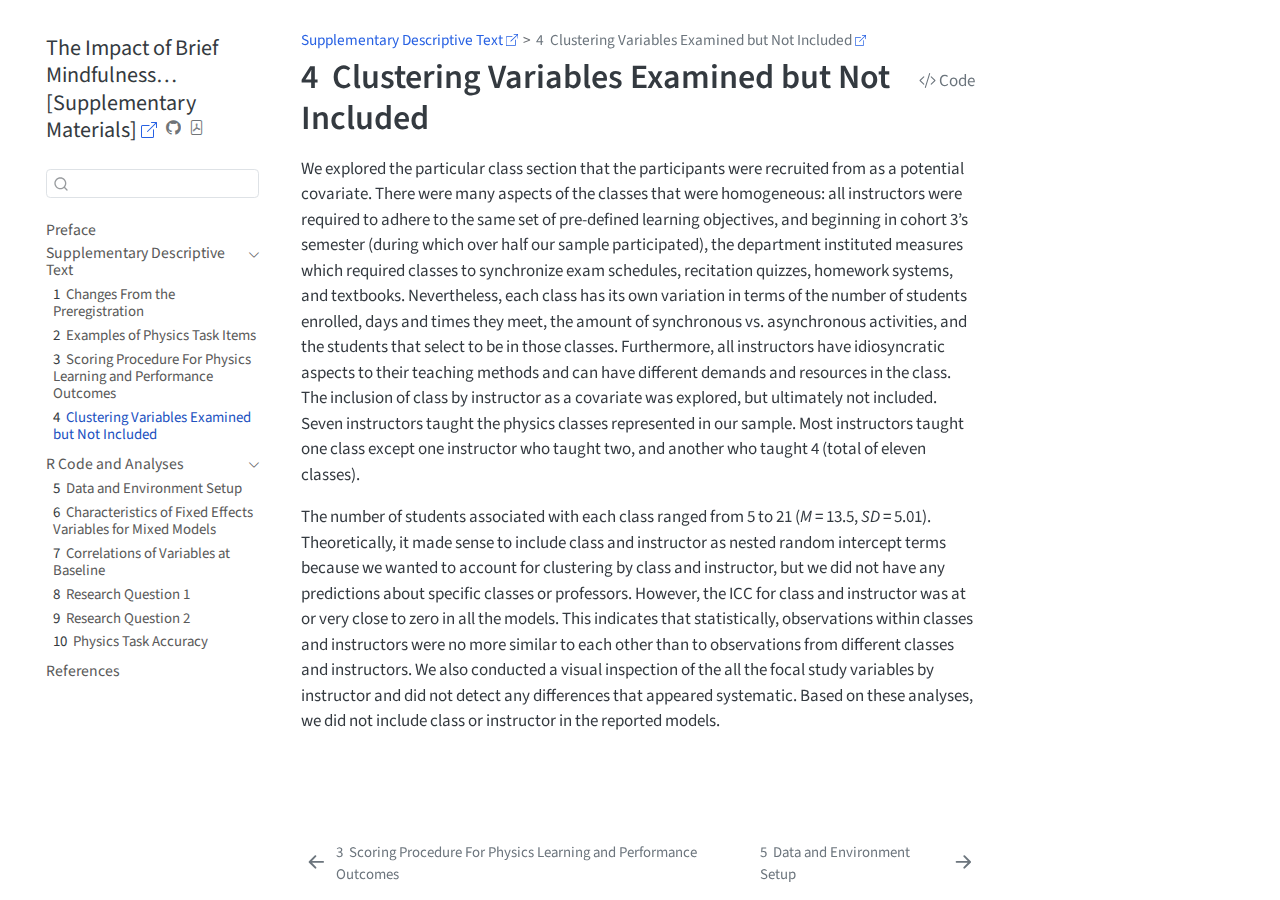
<file: chapters/04-clustering-variables.html>
<!DOCTYPE html>
<html xmlns="http://www.w3.org/1999/xhtml" lang="en" xml:lang="en"><head>

<meta charset="utf-8">
<meta name="generator" content="quarto-1.7.29">

<meta name="viewport" content="width=device-width, initial-scale=1.0, user-scalable=yes">


<title>4&nbsp; Clustering Variables Examined but Not Included – The Impact of Brief Mindfulness Training on Judgments of Confidence, Anxiety, and Difficulty While Answering Physics Questions</title>
<style>
code{white-space: pre-wrap;}
span.smallcaps{font-variant: small-caps;}
div.columns{display: flex; gap: min(4vw, 1.5em);}
div.column{flex: auto; overflow-x: auto;}
div.hanging-indent{margin-left: 1.5em; text-indent: -1.5em;}
ul.task-list{list-style: none;}
ul.task-list li input[type="checkbox"] {
  width: 0.8em;
  margin: 0 0.8em 0.2em -1em; /* quarto-specific, see https://github.com/quarto-dev/quarto-cli/issues/4556 */ 
  vertical-align: middle;
}
/* CSS for syntax highlighting */
html { -webkit-text-size-adjust: 100%; }
pre > code.sourceCode { white-space: pre; position: relative; }
pre > code.sourceCode > span { display: inline-block; line-height: 1.25; }
pre > code.sourceCode > span:empty { height: 1.2em; }
.sourceCode { overflow: visible; }
code.sourceCode > span { color: inherit; text-decoration: inherit; }
div.sourceCode { margin: 1em 0; }
pre.sourceCode { margin: 0; }
@media screen {
div.sourceCode { overflow: auto; }
}
@media print {
pre > code.sourceCode { white-space: pre-wrap; }
pre > code.sourceCode > span { text-indent: -5em; padding-left: 5em; }
}
pre.numberSource code
  { counter-reset: source-line 0; }
pre.numberSource code > span
  { position: relative; left: -4em; counter-increment: source-line; }
pre.numberSource code > span > a:first-child::before
  { content: counter(source-line);
    position: relative; left: -1em; text-align: right; vertical-align: baseline;
    border: none; display: inline-block;
    -webkit-touch-callout: none; -webkit-user-select: none;
    -khtml-user-select: none; -moz-user-select: none;
    -ms-user-select: none; user-select: none;
    padding: 0 4px; width: 4em;
  }
pre.numberSource { margin-left: 3em;  padding-left: 4px; }
div.sourceCode
  {   }
@media screen {
pre > code.sourceCode > span > a:first-child::before { text-decoration: underline; }
}
</style>


<script src="../site_libs/quarto-nav/quarto-nav.js"></script>
<script src="../site_libs/quarto-nav/headroom.min.js"></script>
<script src="../site_libs/clipboard/clipboard.min.js"></script>
<script src="../site_libs/quarto-search/autocomplete.umd.js"></script>
<script src="../site_libs/quarto-search/fuse.min.js"></script>
<script src="../site_libs/quarto-search/quarto-search.js"></script>
<meta name="quarto:offset" content="../">
<link href="../chapters/05-data-setup.html" rel="next">
<link href="../chapters/03-physics-tasks-scoring.html" rel="prev">
<script src="../site_libs/quarto-html/quarto.js" type="module"></script>
<script src="../site_libs/quarto-html/tabsets/tabsets.js" type="module"></script>
<script src="../site_libs/quarto-html/popper.min.js"></script>
<script src="../site_libs/quarto-html/tippy.umd.min.js"></script>
<script src="../site_libs/quarto-html/anchor.min.js"></script>
<link href="../site_libs/quarto-html/tippy.css" rel="stylesheet">
<link href="../site_libs/quarto-html/quarto-syntax-highlighting-0815c480559380816a4d1ea211a47e91.css" rel="stylesheet" id="quarto-text-highlighting-styles">
<script src="../site_libs/bootstrap/bootstrap.min.js"></script>
<link href="../site_libs/bootstrap/bootstrap-icons.css" rel="stylesheet">
<link href="../site_libs/bootstrap/bootstrap-d3c9390091c69a50683db05bc45f20d8.min.css" rel="stylesheet" append-hash="true" id="quarto-bootstrap" data-mode="light">
<script id="quarto-search-options" type="application/json">{
  "location": "sidebar",
  "copy-button": false,
  "collapse-after": 3,
  "panel-placement": "start",
  "type": "textbox",
  "limit": 50,
  "keyboard-shortcut": [
    "f",
    "/",
    "s"
  ],
  "show-item-context": false,
  "language": {
    "search-no-results-text": "No results",
    "search-matching-documents-text": "matching documents",
    "search-copy-link-title": "Copy link to search",
    "search-hide-matches-text": "Hide additional matches",
    "search-more-match-text": "more match in this document",
    "search-more-matches-text": "more matches in this document",
    "search-clear-button-title": "Clear",
    "search-text-placeholder": "",
    "search-detached-cancel-button-title": "Cancel",
    "search-submit-button-title": "Submit",
    "search-label": "Search"
  }
}</script>


<link rel="stylesheet" href="../css/styles.css">
</head>

<body class="nav-sidebar floating quarto-light">

<div id="quarto-search-results"></div>
  <header id="quarto-header" class="headroom fixed-top">
  <nav class="quarto-secondary-nav">
    <div class="container-fluid d-flex">
      <button type="button" class="quarto-btn-toggle btn" data-bs-toggle="collapse" role="button" data-bs-target=".quarto-sidebar-collapse-item" aria-controls="quarto-sidebar" aria-expanded="false" aria-label="Toggle sidebar navigation" onclick="if (window.quartoToggleHeadroom) { window.quartoToggleHeadroom(); }">
        <i class="bi bi-layout-text-sidebar-reverse"></i>
      </button>
        <nav class="quarto-page-breadcrumbs" aria-label="breadcrumb"><ol class="breadcrumb"><li class="breadcrumb-item"><a href="../chapters/01-changes-from-preregistration.html">Supplementary Descriptive Text</a></li><li class="breadcrumb-item"><a href="../chapters/04-clustering-variables.html"><span class="chapter-number">4</span>&nbsp; <span class="chapter-title">Clustering Variables Examined but Not Included</span></a></li></ol></nav>
        <a class="flex-grow-1" role="navigation" data-bs-toggle="collapse" data-bs-target=".quarto-sidebar-collapse-item" aria-controls="quarto-sidebar" aria-expanded="false" aria-label="Toggle sidebar navigation" onclick="if (window.quartoToggleHeadroom) { window.quartoToggleHeadroom(); }">      
        </a>
      <button type="button" class="btn quarto-search-button" aria-label="Search" onclick="window.quartoOpenSearch();">
        <i class="bi bi-search"></i>
      </button>
    </div>
  </nav>
</header>
<!-- content -->
<div id="quarto-content" class="quarto-container page-columns page-rows-contents page-layout-article">
<!-- sidebar -->
  <nav id="quarto-sidebar" class="sidebar collapse collapse-horizontal quarto-sidebar-collapse-item sidebar-navigation floating overflow-auto">
    <div class="pt-lg-2 mt-2 text-left sidebar-header">
    <div class="sidebar-title mb-0 py-0">
      <a href="../">The Impact of Brief Mindfulness… [Supplementary Materials]</a> 
        <div class="sidebar-tools-main">
    <a href="https://github.com/apelakh/pelakh-et-al-2025-supplement/tree/article-supplement" title="Source Code" class="quarto-navigation-tool px-1" aria-label="Source Code"><i class="bi bi-github"></i></a>
    <a href="../Pelakh-et-al-supplement.pdf" title="Download PDF" class="quarto-navigation-tool px-1" aria-label="Download PDF"><i class="bi bi-file-pdf"></i></a>
</div>
    </div>
      </div>
        <div class="mt-2 flex-shrink-0 align-items-center">
        <div class="sidebar-search">
        <div id="quarto-search" class="" title="Search"></div>
        </div>
        </div>
    <div class="sidebar-menu-container"> 
    <ul class="list-unstyled mt-1">
        <li class="sidebar-item">
  <div class="sidebar-item-container"> 
  <a href="../index.html" class="sidebar-item-text sidebar-link">
 <span class="menu-text">Preface</span></a>
  </div>
</li>
        <li class="sidebar-item sidebar-item-section">
      <div class="sidebar-item-container"> 
            <a class="sidebar-item-text sidebar-link text-start" data-bs-toggle="collapse" data-bs-target="#quarto-sidebar-section-1" role="navigation" aria-expanded="true">
 <span class="menu-text">Supplementary Descriptive Text</span></a>
          <a class="sidebar-item-toggle text-start" data-bs-toggle="collapse" data-bs-target="#quarto-sidebar-section-1" role="navigation" aria-expanded="true" aria-label="Toggle section">
            <i class="bi bi-chevron-right ms-2"></i>
          </a> 
      </div>
      <ul id="quarto-sidebar-section-1" class="collapse list-unstyled sidebar-section depth1 show">  
          <li class="sidebar-item">
  <div class="sidebar-item-container"> 
  <a href="../chapters/01-changes-from-preregistration.html" class="sidebar-item-text sidebar-link">
 <span class="menu-text"><span class="chapter-number">1</span>&nbsp; <span class="chapter-title">Changes From the Preregistration</span></span></a>
  </div>
</li>
          <li class="sidebar-item">
  <div class="sidebar-item-container"> 
  <a href="../chapters/02-physics-tasks-descriptions.html" class="sidebar-item-text sidebar-link">
 <span class="menu-text"><span class="chapter-number">2</span>&nbsp; <span class="chapter-title">Examples of Physics Task Items</span></span></a>
  </div>
</li>
          <li class="sidebar-item">
  <div class="sidebar-item-container"> 
  <a href="../chapters/03-physics-tasks-scoring.html" class="sidebar-item-text sidebar-link">
 <span class="menu-text"><span class="chapter-number">3</span>&nbsp; <span class="chapter-title">Scoring Procedure For Physics Learning and Performance Outcomes</span></span></a>
  </div>
</li>
          <li class="sidebar-item">
  <div class="sidebar-item-container"> 
  <a href="../chapters/04-clustering-variables.html" class="sidebar-item-text sidebar-link active">
 <span class="menu-text"><span class="chapter-number">4</span>&nbsp; <span class="chapter-title">Clustering Variables Examined but Not Included</span></span></a>
  </div>
</li>
      </ul>
  </li>
        <li class="sidebar-item sidebar-item-section">
      <div class="sidebar-item-container"> 
            <a class="sidebar-item-text sidebar-link text-start" data-bs-toggle="collapse" data-bs-target="#quarto-sidebar-section-2" role="navigation" aria-expanded="true">
 <span class="menu-text">R Code and Analyses</span></a>
          <a class="sidebar-item-toggle text-start" data-bs-toggle="collapse" data-bs-target="#quarto-sidebar-section-2" role="navigation" aria-expanded="true" aria-label="Toggle section">
            <i class="bi bi-chevron-right ms-2"></i>
          </a> 
      </div>
      <ul id="quarto-sidebar-section-2" class="collapse list-unstyled sidebar-section depth1 show">  
          <li class="sidebar-item">
  <div class="sidebar-item-container"> 
  <a href="../chapters/05-data-setup.html" class="sidebar-item-text sidebar-link">
 <span class="menu-text"><span class="chapter-number">5</span>&nbsp; <span class="chapter-title">Data and Environment Setup</span></span></a>
  </div>
</li>
          <li class="sidebar-item">
  <div class="sidebar-item-container"> 
  <a href="../chapters/06-variable-characteristics.html" class="sidebar-item-text sidebar-link">
 <span class="menu-text"><span class="chapter-number">6</span>&nbsp; <span class="chapter-title">Characteristics of Fixed Effects Variables for Mixed Models</span></span></a>
  </div>
</li>
          <li class="sidebar-item">
  <div class="sidebar-item-container"> 
  <a href="../chapters/07-baseline-correlations.html" class="sidebar-item-text sidebar-link">
 <span class="menu-text"><span class="chapter-number">7</span>&nbsp; <span class="chapter-title">Correlations of Variables at Baseline</span></span></a>
  </div>
</li>
          <li class="sidebar-item">
  <div class="sidebar-item-container"> 
  <a href="../chapters/08-research-question-1.html" class="sidebar-item-text sidebar-link">
 <span class="menu-text"><span class="chapter-number">8</span>&nbsp; <span class="chapter-title">Research Question 1</span></span></a>
  </div>
</li>
          <li class="sidebar-item">
  <div class="sidebar-item-container"> 
  <a href="../chapters/09-research-question-2.html" class="sidebar-item-text sidebar-link">
 <span class="menu-text"><span class="chapter-number">9</span>&nbsp; <span class="chapter-title">Research Question 2</span></span></a>
  </div>
</li>
          <li class="sidebar-item">
  <div class="sidebar-item-container"> 
  <a href="../chapters/10-accuracy-results.html" class="sidebar-item-text sidebar-link">
 <span class="menu-text"><span class="chapter-number">10</span>&nbsp; <span class="chapter-title">Physics Task Accuracy</span></span></a>
  </div>
</li>
      </ul>
  </li>
        <li class="sidebar-item">
  <div class="sidebar-item-container"> 
  <a href="../references.html" class="sidebar-item-text sidebar-link">
 <span class="menu-text">References</span></a>
  </div>
</li>
    </ul>
    </div>
</nav>
<div id="quarto-sidebar-glass" class="quarto-sidebar-collapse-item" data-bs-toggle="collapse" data-bs-target=".quarto-sidebar-collapse-item"></div>
<!-- margin-sidebar -->
    <div id="quarto-margin-sidebar" class="sidebar margin-sidebar zindex-bottom">
        
    </div>
<!-- main -->
<main class="content" id="quarto-document-content">

<header id="title-block-header" class="quarto-title-block default"><nav class="quarto-page-breadcrumbs quarto-title-breadcrumbs d-none d-lg-block" aria-label="breadcrumb"><ol class="breadcrumb"><li class="breadcrumb-item"><a href="../chapters/01-changes-from-preregistration.html">Supplementary Descriptive Text</a></li><li class="breadcrumb-item"><a href="../chapters/04-clustering-variables.html"><span class="chapter-number">4</span>&nbsp; <span class="chapter-title">Clustering Variables Examined but Not Included</span></a></li></ol></nav>
<div class="quarto-title">
<div class="quarto-title-block"><div><h1 class="title"><span class="chapter-number">4</span>&nbsp; <span class="chapter-title">Clustering Variables Examined but Not Included</span></h1><button type="button" class="btn code-tools-button" id="quarto-code-tools-source"><i class="bi"></i> Code</button></div></div>
</div>



<div class="quarto-title-meta">

    
  
    
  </div>
  


</header>


<p>We explored the particular class section that the participants were recruited from as a potential covariate. There were many aspects of the classes that were homogeneous: all instructors were required to adhere to the same set of pre-defined learning objectives, and beginning in cohort 3’s semester (during which over half our sample participated), the department instituted measures which required classes to synchronize exam schedules, recitation quizzes, homework systems, and textbooks. Nevertheless, each class has its own variation in terms of the number of students enrolled, days and times they meet, the amount of synchronous vs.&nbsp;asynchronous activities, and the students that select to be in those classes. Furthermore, all instructors have idiosyncratic aspects to their teaching methods and can have different demands and resources in the class.&nbsp; The inclusion of class by instructor as a covariate was explored, but ultimately not included. Seven instructors taught the physics classes represented in our sample. Most instructors taught one class except one instructor who taught two, and another who taught 4 (total of eleven classes).</p>
<p>The number of students associated with each class ranged from 5 to 21 (<em>M</em> = 13.5, <em>SD</em> = 5.01). Theoretically, it made sense to include class and instructor as nested random intercept terms because we wanted to account for clustering by class and instructor, but we did not have any predictions about specific classes or professors. However, the ICC for class and instructor was at or very close to zero in all the models. This indicates that statistically, observations within classes and instructors were no more similar to each other than to observations from different classes and instructors. We also conducted a visual inspection of the all the focal study variables by instructor and did not detect any differences that appeared systematic. Based on these analyses, we did not include class or instructor in the reported models.</p>


<!-- -->


</main> <!-- /main -->
<script id="quarto-html-after-body" type="application/javascript">
  window.document.addEventListener("DOMContentLoaded", function (event) {
    const icon = "";
    const anchorJS = new window.AnchorJS();
    anchorJS.options = {
      placement: 'right',
      icon: icon
    };
    anchorJS.add('.anchored');
    const isCodeAnnotation = (el) => {
      for (const clz of el.classList) {
        if (clz.startsWith('code-annotation-')) {                     
          return true;
        }
      }
      return false;
    }
    const onCopySuccess = function(e) {
      // button target
      const button = e.trigger;
      // don't keep focus
      button.blur();
      // flash "checked"
      button.classList.add('code-copy-button-checked');
      var currentTitle = button.getAttribute("title");
      button.setAttribute("title", "Copied!");
      let tooltip;
      if (window.bootstrap) {
        button.setAttribute("data-bs-toggle", "tooltip");
        button.setAttribute("data-bs-placement", "left");
        button.setAttribute("data-bs-title", "Copied!");
        tooltip = new bootstrap.Tooltip(button, 
          { trigger: "manual", 
            customClass: "code-copy-button-tooltip",
            offset: [0, -8]});
        tooltip.show();    
      }
      setTimeout(function() {
        if (tooltip) {
          tooltip.hide();
          button.removeAttribute("data-bs-title");
          button.removeAttribute("data-bs-toggle");
          button.removeAttribute("data-bs-placement");
        }
        button.setAttribute("title", currentTitle);
        button.classList.remove('code-copy-button-checked');
      }, 1000);
      // clear code selection
      e.clearSelection();
    }
    const getTextToCopy = function(trigger) {
        const codeEl = trigger.previousElementSibling.cloneNode(true);
        for (const childEl of codeEl.children) {
          if (isCodeAnnotation(childEl)) {
            childEl.remove();
          }
        }
        return codeEl.innerText;
    }
    const clipboard = new window.ClipboardJS('.code-copy-button:not([data-in-quarto-modal])', {
      text: getTextToCopy
    });
    clipboard.on('success', onCopySuccess);
    if (window.document.getElementById('quarto-embedded-source-code-modal')) {
      const clipboardModal = new window.ClipboardJS('.code-copy-button[data-in-quarto-modal]', {
        text: getTextToCopy,
        container: window.document.getElementById('quarto-embedded-source-code-modal')
      });
      clipboardModal.on('success', onCopySuccess);
    }
    const viewSource = window.document.getElementById('quarto-view-source') ||
                       window.document.getElementById('quarto-code-tools-source');
    if (viewSource) {
      const sourceUrl = viewSource.getAttribute("data-quarto-source-url");
      viewSource.addEventListener("click", function(e) {
        if (sourceUrl) {
          // rstudio viewer pane
          if (/\bcapabilities=\b/.test(window.location)) {
            window.open(sourceUrl);
          } else {
            window.location.href = sourceUrl;
          }
        } else {
          const modal = new bootstrap.Modal(document.getElementById('quarto-embedded-source-code-modal'));
          modal.show();
        }
        return false;
      });
    }
    function toggleCodeHandler(show) {
      return function(e) {
        const detailsSrc = window.document.querySelectorAll(".cell > details > .sourceCode");
        for (let i=0; i<detailsSrc.length; i++) {
          const details = detailsSrc[i].parentElement;
          if (show) {
            details.open = true;
          } else {
            details.removeAttribute("open");
          }
        }
        const cellCodeDivs = window.document.querySelectorAll(".cell > .sourceCode");
        const fromCls = show ? "hidden" : "unhidden";
        const toCls = show ? "unhidden" : "hidden";
        for (let i=0; i<cellCodeDivs.length; i++) {
          const codeDiv = cellCodeDivs[i];
          if (codeDiv.classList.contains(fromCls)) {
            codeDiv.classList.remove(fromCls);
            codeDiv.classList.add(toCls);
          } 
        }
        return false;
      }
    }
    const hideAllCode = window.document.getElementById("quarto-hide-all-code");
    if (hideAllCode) {
      hideAllCode.addEventListener("click", toggleCodeHandler(false));
    }
    const showAllCode = window.document.getElementById("quarto-show-all-code");
    if (showAllCode) {
      showAllCode.addEventListener("click", toggleCodeHandler(true));
    }
      var localhostRegex = new RegExp(/^(?:http|https):\/\/localhost\:?[0-9]*\//);
      var mailtoRegex = new RegExp(/^mailto:/);
        var filterRegex = new RegExp("https:\/\/apelakh\.github\.io\/pelakh-et-al-2025-supplement\/");
      var isInternal = (href) => {
          return filterRegex.test(href) || localhostRegex.test(href) || mailtoRegex.test(href);
      }
      // Inspect non-navigation links and adorn them if external
     var links = window.document.querySelectorAll('a[href]:not(.nav-link):not(.navbar-brand):not(.toc-action):not(.sidebar-link):not(.sidebar-item-toggle):not(.pagination-link):not(.no-external):not([aria-hidden]):not(.dropdown-item):not(.quarto-navigation-tool):not(.about-link)');
      for (var i=0; i<links.length; i++) {
        const link = links[i];
        if (!isInternal(link.href)) {
          // undo the damage that might have been done by quarto-nav.js in the case of
          // links that we want to consider external
          if (link.dataset.originalHref !== undefined) {
            link.href = link.dataset.originalHref;
          }
            // target, if specified
            link.setAttribute("target", "_blank");
            if (link.getAttribute("rel") === null) {
              link.setAttribute("rel", "noopener");
            }
            // default icon
            link.classList.add("external");
        }
      }
    function tippyHover(el, contentFn, onTriggerFn, onUntriggerFn) {
      const config = {
        allowHTML: true,
        maxWidth: 500,
        delay: 100,
        arrow: false,
        appendTo: function(el) {
            return el.parentElement;
        },
        interactive: true,
        interactiveBorder: 10,
        theme: 'quarto',
        placement: 'bottom-start',
      };
      if (contentFn) {
        config.content = contentFn;
      }
      if (onTriggerFn) {
        config.onTrigger = onTriggerFn;
      }
      if (onUntriggerFn) {
        config.onUntrigger = onUntriggerFn;
      }
      window.tippy(el, config); 
    }
    const noterefs = window.document.querySelectorAll('a[role="doc-noteref"]');
    for (var i=0; i<noterefs.length; i++) {
      const ref = noterefs[i];
      tippyHover(ref, function() {
        // use id or data attribute instead here
        let href = ref.getAttribute('data-footnote-href') || ref.getAttribute('href');
        try { href = new URL(href).hash; } catch {}
        const id = href.replace(/^#\/?/, "");
        const note = window.document.getElementById(id);
        if (note) {
          return note.innerHTML;
        } else {
          return "";
        }
      });
    }
    const xrefs = window.document.querySelectorAll('a.quarto-xref');
    const processXRef = (id, note) => {
      // Strip column container classes
      const stripColumnClz = (el) => {
        el.classList.remove("page-full", "page-columns");
        if (el.children) {
          for (const child of el.children) {
            stripColumnClz(child);
          }
        }
      }
      stripColumnClz(note)
      if (id === null || id.startsWith('sec-')) {
        // Special case sections, only their first couple elements
        const container = document.createElement("div");
        if (note.children && note.children.length > 2) {
          container.appendChild(note.children[0].cloneNode(true));
          for (let i = 1; i < note.children.length; i++) {
            const child = note.children[i];
            if (child.tagName === "P" && child.innerText === "") {
              continue;
            } else {
              container.appendChild(child.cloneNode(true));
              break;
            }
          }
          if (window.Quarto?.typesetMath) {
            window.Quarto.typesetMath(container);
          }
          return container.innerHTML
        } else {
          if (window.Quarto?.typesetMath) {
            window.Quarto.typesetMath(note);
          }
          return note.innerHTML;
        }
      } else {
        // Remove any anchor links if they are present
        const anchorLink = note.querySelector('a.anchorjs-link');
        if (anchorLink) {
          anchorLink.remove();
        }
        if (window.Quarto?.typesetMath) {
          window.Quarto.typesetMath(note);
        }
        if (note.classList.contains("callout")) {
          return note.outerHTML;
        } else {
          return note.innerHTML;
        }
      }
    }
    for (var i=0; i<xrefs.length; i++) {
      const xref = xrefs[i];
      tippyHover(xref, undefined, function(instance) {
        instance.disable();
        let url = xref.getAttribute('href');
        let hash = undefined; 
        if (url.startsWith('#')) {
          hash = url;
        } else {
          try { hash = new URL(url).hash; } catch {}
        }
        if (hash) {
          const id = hash.replace(/^#\/?/, "");
          const note = window.document.getElementById(id);
          if (note !== null) {
            try {
              const html = processXRef(id, note.cloneNode(true));
              instance.setContent(html);
            } finally {
              instance.enable();
              instance.show();
            }
          } else {
            // See if we can fetch this
            fetch(url.split('#')[0])
            .then(res => res.text())
            .then(html => {
              const parser = new DOMParser();
              const htmlDoc = parser.parseFromString(html, "text/html");
              const note = htmlDoc.getElementById(id);
              if (note !== null) {
                const html = processXRef(id, note);
                instance.setContent(html);
              } 
            }).finally(() => {
              instance.enable();
              instance.show();
            });
          }
        } else {
          // See if we can fetch a full url (with no hash to target)
          // This is a special case and we should probably do some content thinning / targeting
          fetch(url)
          .then(res => res.text())
          .then(html => {
            const parser = new DOMParser();
            const htmlDoc = parser.parseFromString(html, "text/html");
            const note = htmlDoc.querySelector('main.content');
            if (note !== null) {
              // This should only happen for chapter cross references
              // (since there is no id in the URL)
              // remove the first header
              if (note.children.length > 0 && note.children[0].tagName === "HEADER") {
                note.children[0].remove();
              }
              const html = processXRef(null, note);
              instance.setContent(html);
            } 
          }).finally(() => {
            instance.enable();
            instance.show();
          });
        }
      }, function(instance) {
      });
    }
        let selectedAnnoteEl;
        const selectorForAnnotation = ( cell, annotation) => {
          let cellAttr = 'data-code-cell="' + cell + '"';
          let lineAttr = 'data-code-annotation="' +  annotation + '"';
          const selector = 'span[' + cellAttr + '][' + lineAttr + ']';
          return selector;
        }
        const selectCodeLines = (annoteEl) => {
          const doc = window.document;
          const targetCell = annoteEl.getAttribute("data-target-cell");
          const targetAnnotation = annoteEl.getAttribute("data-target-annotation");
          const annoteSpan = window.document.querySelector(selectorForAnnotation(targetCell, targetAnnotation));
          const lines = annoteSpan.getAttribute("data-code-lines").split(",");
          const lineIds = lines.map((line) => {
            return targetCell + "-" + line;
          })
          let top = null;
          let height = null;
          let parent = null;
          if (lineIds.length > 0) {
              //compute the position of the single el (top and bottom and make a div)
              const el = window.document.getElementById(lineIds[0]);
              top = el.offsetTop;
              height = el.offsetHeight;
              parent = el.parentElement.parentElement;
            if (lineIds.length > 1) {
              const lastEl = window.document.getElementById(lineIds[lineIds.length - 1]);
              const bottom = lastEl.offsetTop + lastEl.offsetHeight;
              height = bottom - top;
            }
            if (top !== null && height !== null && parent !== null) {
              // cook up a div (if necessary) and position it 
              let div = window.document.getElementById("code-annotation-line-highlight");
              if (div === null) {
                div = window.document.createElement("div");
                div.setAttribute("id", "code-annotation-line-highlight");
                div.style.position = 'absolute';
                parent.appendChild(div);
              }
              div.style.top = top - 2 + "px";
              div.style.height = height + 4 + "px";
              div.style.left = 0;
              let gutterDiv = window.document.getElementById("code-annotation-line-highlight-gutter");
              if (gutterDiv === null) {
                gutterDiv = window.document.createElement("div");
                gutterDiv.setAttribute("id", "code-annotation-line-highlight-gutter");
                gutterDiv.style.position = 'absolute';
                const codeCell = window.document.getElementById(targetCell);
                const gutter = codeCell.querySelector('.code-annotation-gutter');
                gutter.appendChild(gutterDiv);
              }
              gutterDiv.style.top = top - 2 + "px";
              gutterDiv.style.height = height + 4 + "px";
            }
            selectedAnnoteEl = annoteEl;
          }
        };
        const unselectCodeLines = () => {
          const elementsIds = ["code-annotation-line-highlight", "code-annotation-line-highlight-gutter"];
          elementsIds.forEach((elId) => {
            const div = window.document.getElementById(elId);
            if (div) {
              div.remove();
            }
          });
          selectedAnnoteEl = undefined;
        };
          // Handle positioning of the toggle
      window.addEventListener(
        "resize",
        throttle(() => {
          elRect = undefined;
          if (selectedAnnoteEl) {
            selectCodeLines(selectedAnnoteEl);
          }
        }, 10)
      );
      function throttle(fn, ms) {
      let throttle = false;
      let timer;
        return (...args) => {
          if(!throttle) { // first call gets through
              fn.apply(this, args);
              throttle = true;
          } else { // all the others get throttled
              if(timer) clearTimeout(timer); // cancel #2
              timer = setTimeout(() => {
                fn.apply(this, args);
                timer = throttle = false;
              }, ms);
          }
        };
      }
        // Attach click handler to the DT
        const annoteDls = window.document.querySelectorAll('dt[data-target-cell]');
        for (const annoteDlNode of annoteDls) {
          annoteDlNode.addEventListener('click', (event) => {
            const clickedEl = event.target;
            if (clickedEl !== selectedAnnoteEl) {
              unselectCodeLines();
              const activeEl = window.document.querySelector('dt[data-target-cell].code-annotation-active');
              if (activeEl) {
                activeEl.classList.remove('code-annotation-active');
              }
              selectCodeLines(clickedEl);
              clickedEl.classList.add('code-annotation-active');
            } else {
              // Unselect the line
              unselectCodeLines();
              clickedEl.classList.remove('code-annotation-active');
            }
          });
        }
    const findCites = (el) => {
      const parentEl = el.parentElement;
      if (parentEl) {
        const cites = parentEl.dataset.cites;
        if (cites) {
          return {
            el,
            cites: cites.split(' ')
          };
        } else {
          return findCites(el.parentElement)
        }
      } else {
        return undefined;
      }
    };
    var bibliorefs = window.document.querySelectorAll('a[role="doc-biblioref"]');
    for (var i=0; i<bibliorefs.length; i++) {
      const ref = bibliorefs[i];
      const citeInfo = findCites(ref);
      if (citeInfo) {
        tippyHover(citeInfo.el, function() {
          var popup = window.document.createElement('div');
          citeInfo.cites.forEach(function(cite) {
            var citeDiv = window.document.createElement('div');
            citeDiv.classList.add('hanging-indent');
            citeDiv.classList.add('csl-entry');
            var biblioDiv = window.document.getElementById('ref-' + cite);
            if (biblioDiv) {
              citeDiv.innerHTML = biblioDiv.innerHTML;
            }
            popup.appendChild(citeDiv);
          });
          return popup.innerHTML;
        });
      }
    }
  });
  </script>
<nav class="page-navigation">
  <div class="nav-page nav-page-previous">
      <a href="../chapters/03-physics-tasks-scoring.html" class="pagination-link" aria-label="Scoring Procedure For Physics Learning and Performance Outcomes">
        <i class="bi bi-arrow-left-short"></i> <span class="nav-page-text"><span class="chapter-number">3</span>&nbsp; <span class="chapter-title">Scoring Procedure For Physics Learning and Performance Outcomes</span></span>
      </a>          
  </div>
  <div class="nav-page nav-page-next">
      <a href="../chapters/05-data-setup.html" class="pagination-link" aria-label="Data and Environment Setup">
        <span class="nav-page-text"><span class="chapter-number">5</span>&nbsp; <span class="chapter-title">Data and Environment Setup</span></span> <i class="bi bi-arrow-right-short"></i>
      </a>
  </div>
</nav><div class="modal fade" id="quarto-embedded-source-code-modal" tabindex="-1" aria-labelledby="quarto-embedded-source-code-modal-label" aria-hidden="true"><div class="modal-dialog modal-dialog-scrollable"><div class="modal-content"><div class="modal-header"><h5 class="modal-title" id="quarto-embedded-source-code-modal-label">Source Code</h5><button class="btn-close" data-bs-dismiss="modal"></button></div><div class="modal-body"><div class="">
<div class="sourceCode" id="cb1" data-shortcodes="false"><pre class="sourceCode markdown code-with-copy"><code class="sourceCode markdown"><span id="cb1-1"><a href="#cb1-1" aria-hidden="true" tabindex="-1"></a><span class="fu"># Clustering Variables Examined but Not Included</span></span>
<span id="cb1-2"><a href="#cb1-2" aria-hidden="true" tabindex="-1"></a></span>
<span id="cb1-3"><a href="#cb1-3" aria-hidden="true" tabindex="-1"></a>We explored the particular class section that the participants were recruited from as a potential covariate. There were many aspects of the classes that were homogeneous: all instructors were required to adhere to the same set of pre-defined learning objectives, and beginning in cohort 3’s semester (during which over half our sample participated), the department instituted measures which required classes to synchronize exam schedules, recitation quizzes, homework systems, and textbooks. Nevertheless, each class has its own variation in terms of the number of students enrolled, days and times they meet, the amount of synchronous vs. asynchronous activities, and the students that select to be in those classes. Furthermore, all instructors have idiosyncratic aspects to their teaching methods and can have different demands and resources in the class.&nbsp; The inclusion of class by instructor as a covariate was explored, but ultimately not included. Seven instructors taught the physics classes represented in our sample. Most instructors taught one class except one instructor who taught two, and another who taught 4 (total of eleven classes).</span>
<span id="cb1-4"><a href="#cb1-4" aria-hidden="true" tabindex="-1"></a></span>
<span id="cb1-5"><a href="#cb1-5" aria-hidden="true" tabindex="-1"></a>The number of students associated with each class ranged from 5 to 21 (*M* = 13.5, *SD* = 5.01). Theoretically, it made sense to include class and instructor as nested random intercept terms because we wanted to account for clustering by class and instructor, but we did not have any predictions about specific classes or professors. However, the ICC for class and instructor was at or very close to zero in all the models. This indicates that statistically, observations within classes and instructors were no more similar to each other than to observations from different classes and instructors. We also conducted a visual inspection of the all the focal study variables by instructor and did not detect any differences that appeared systematic. Based on these analyses, we did not include class or instructor in the reported models.</span></code><button title="Copy to Clipboard" class="code-copy-button" data-in-quarto-modal=""><i class="bi"></i></button></pre></div>
</div></div></div></div></div>
</div> <!-- /content -->




</body></html>
</file>
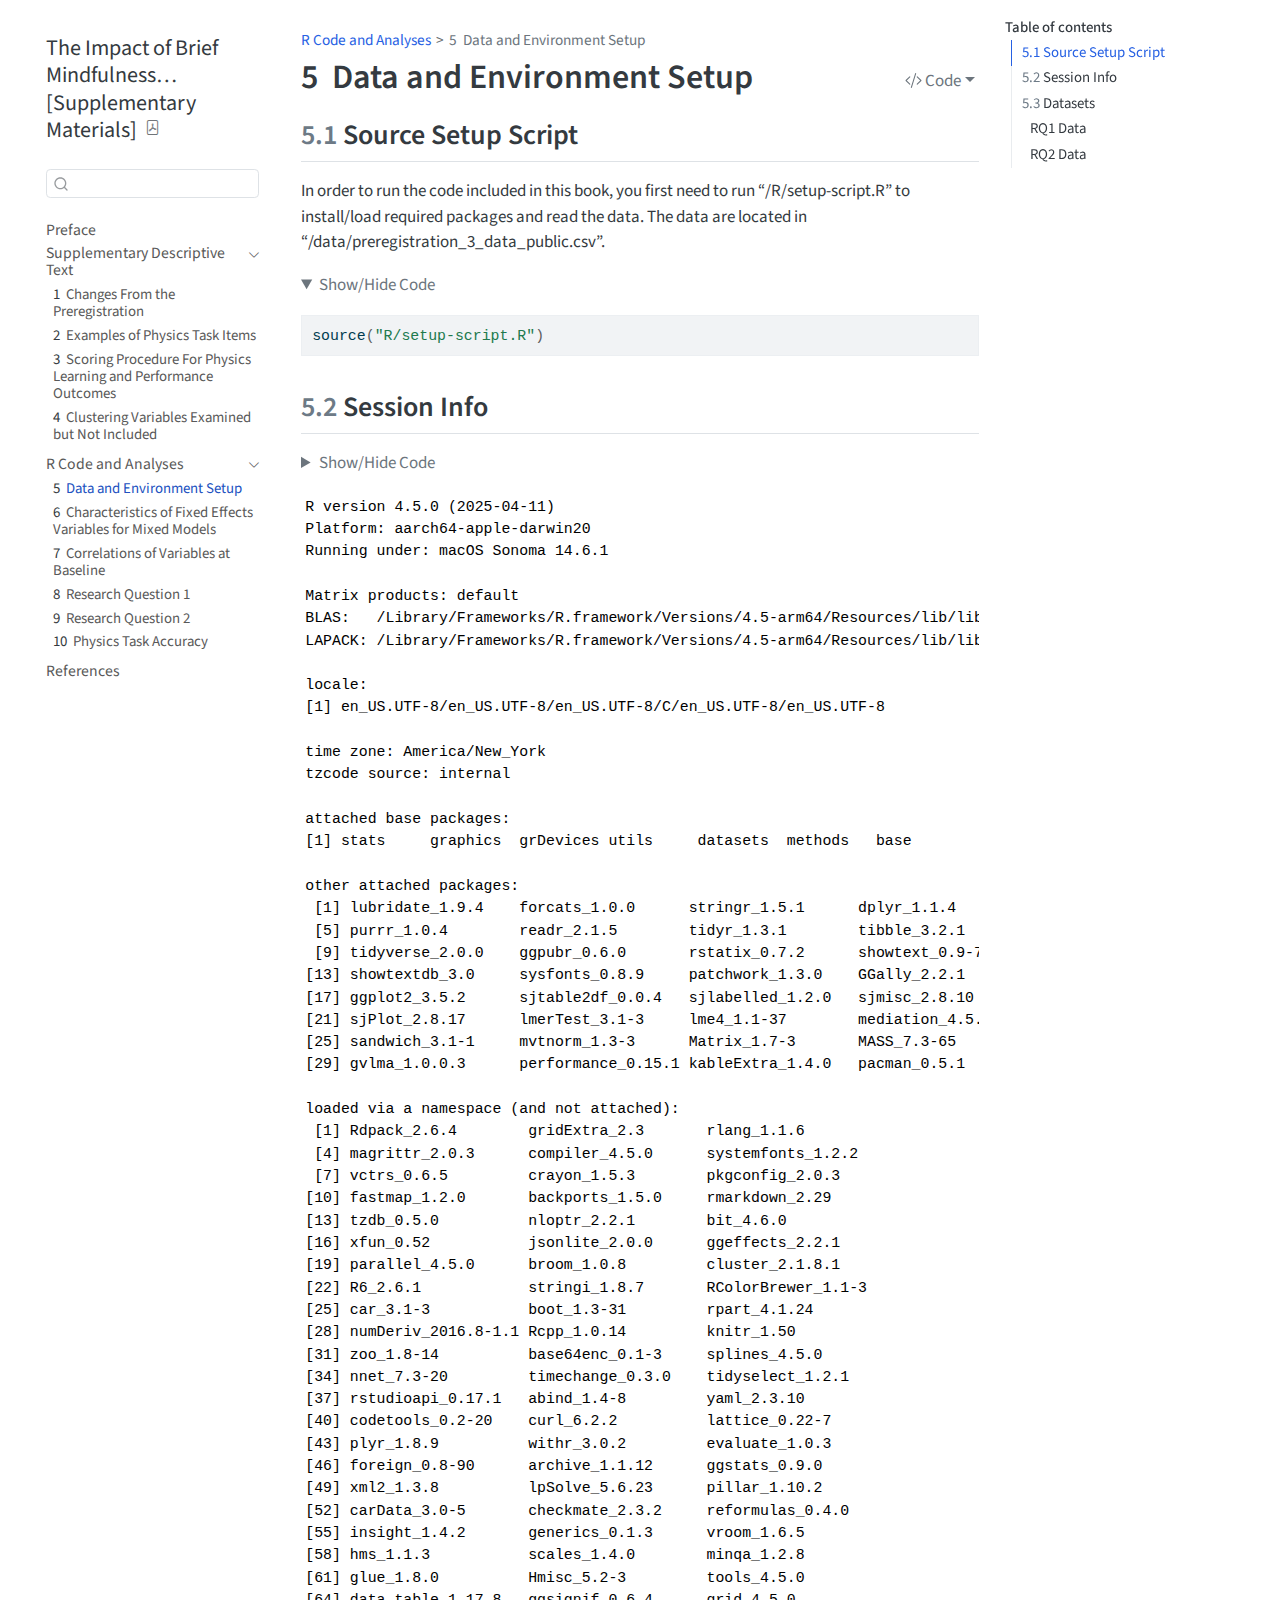
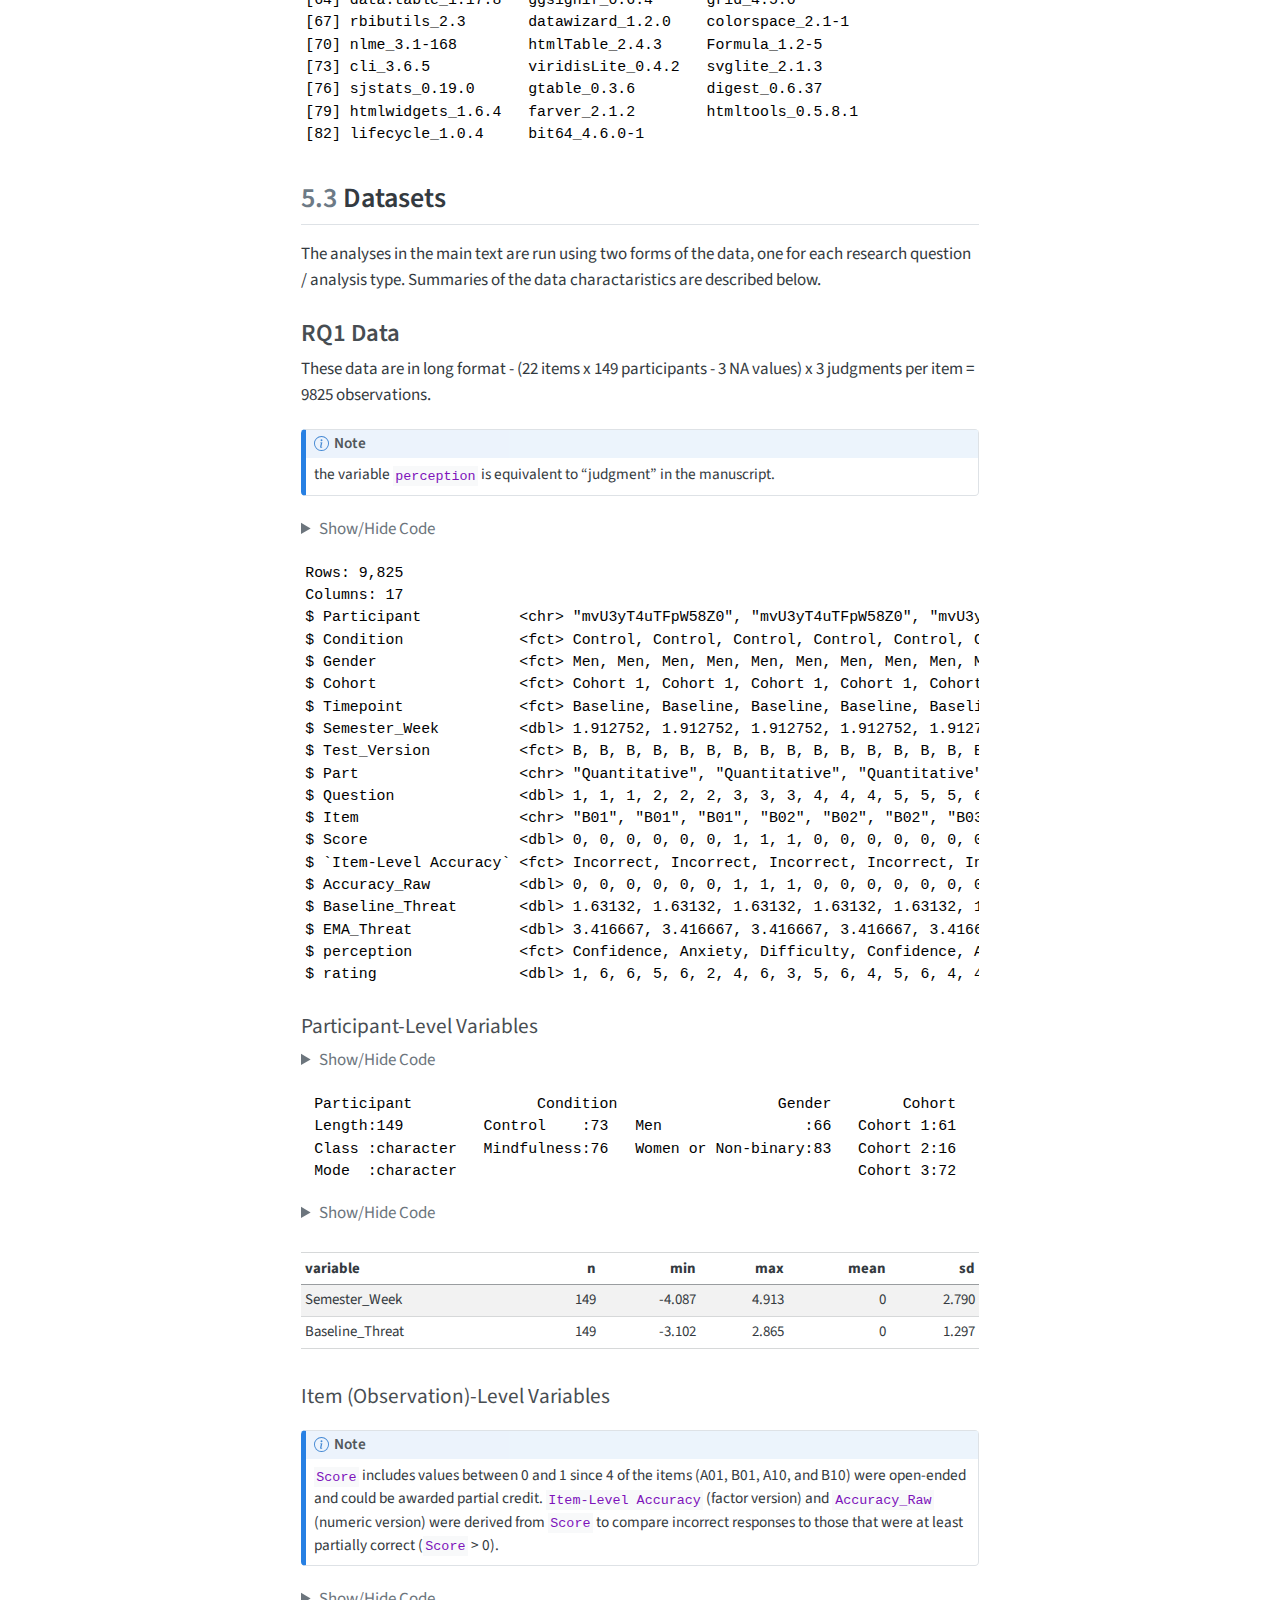
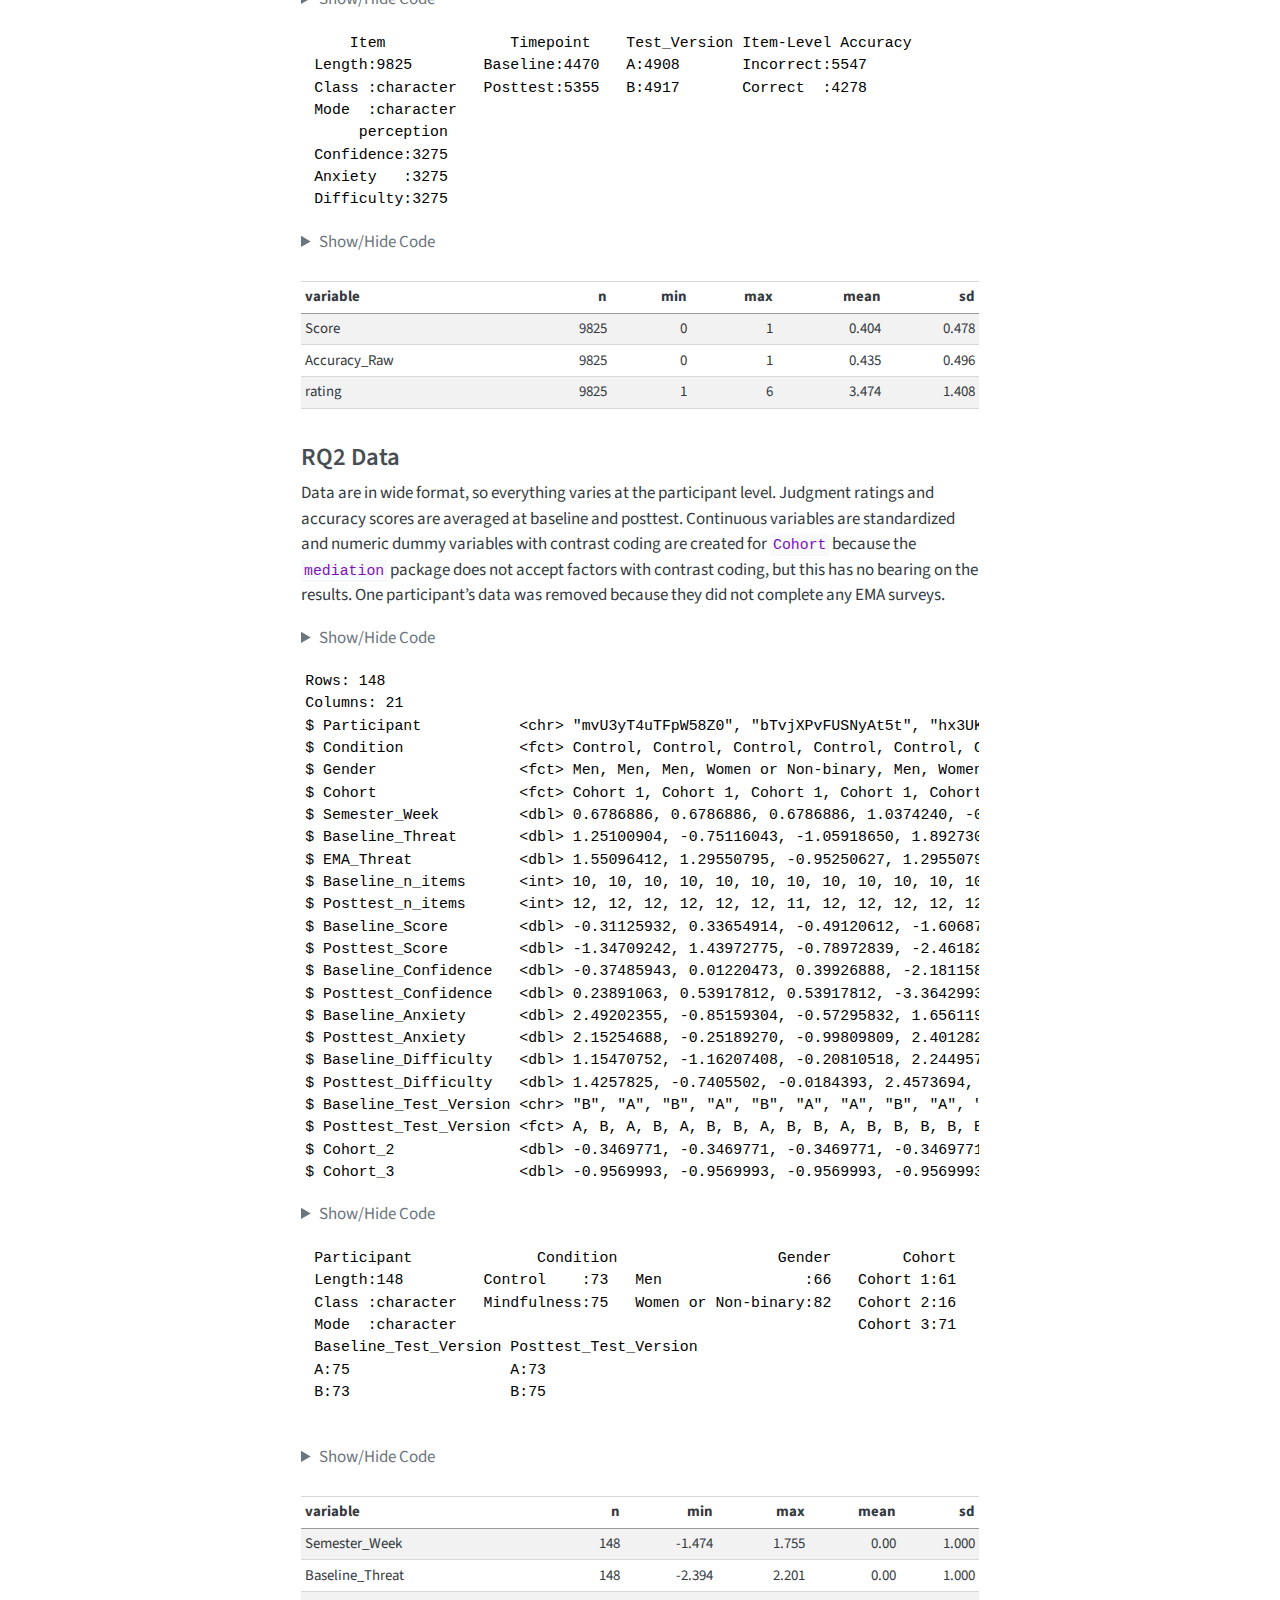
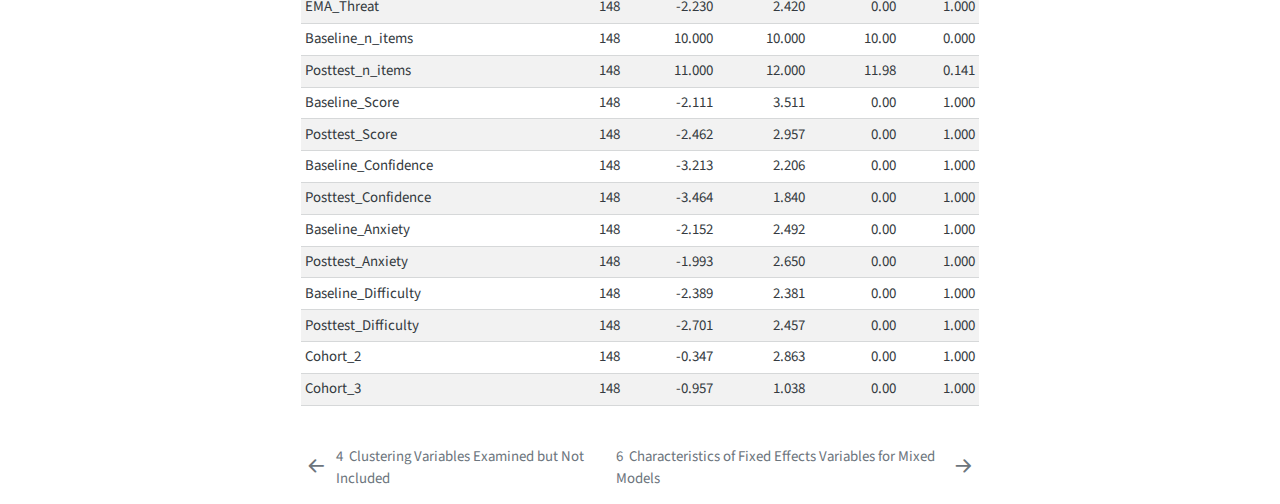
<file: chapters/05-data-setup.html>
<!DOCTYPE html>
<html xmlns="http://www.w3.org/1999/xhtml" lang="en" xml:lang="en"><head>
<meta http-equiv="Content-Type" content="text/html; charset=UTF-8">
<meta charset="utf-8">
<meta name="generator" content="quarto-1.7.29">
<meta name="viewport" content="width=device-width, initial-scale=1.0, user-scalable=yes">
<title>5&nbsp; Data and Environment Setup – The Impact of Brief Mindfulness Training on Judgments of Confidence, Anxiety, and Difficulty While Answering Physics Questions</title>
<style>
code{white-space: pre-wrap;}
span.smallcaps{font-variant: small-caps;}
div.columns{display: flex; gap: min(4vw, 1.5em);}
div.column{flex: auto; overflow-x: auto;}
div.hanging-indent{margin-left: 1.5em; text-indent: -1.5em;}
ul.task-list{list-style: none;}
ul.task-list li input[type="checkbox"] {
  width: 0.8em;
  margin: 0 0.8em 0.2em -1em; /* quarto-specific, see https://github.com/quarto-dev/quarto-cli/issues/4556 */ 
  vertical-align: middle;
}
/* CSS for syntax highlighting */
html { -webkit-text-size-adjust: 100%; }
pre > code.sourceCode { white-space: pre; position: relative; }
pre > code.sourceCode > span { display: inline-block; line-height: 1.25; }
pre > code.sourceCode > span:empty { height: 1.2em; }
.sourceCode { overflow: visible; }
code.sourceCode > span { color: inherit; text-decoration: inherit; }
div.sourceCode { margin: 1em 0; }
pre.sourceCode { margin: 0; }
@media screen {
div.sourceCode { overflow: auto; }
}
@media print {
pre > code.sourceCode { white-space: pre-wrap; }
pre > code.sourceCode > span { text-indent: -5em; padding-left: 5em; }
}
pre.numberSource code
  { counter-reset: source-line 0; }
pre.numberSource code > span
  { position: relative; left: -4em; counter-increment: source-line; }
pre.numberSource code > span > a:first-child::before
  { content: counter(source-line);
    position: relative; left: -1em; text-align: right; vertical-align: baseline;
    border: none; display: inline-block;
    -webkit-touch-callout: none; -webkit-user-select: none;
    -khtml-user-select: none; -moz-user-select: none;
    -ms-user-select: none; user-select: none;
    padding: 0 4px; width: 4em;
  }
pre.numberSource { margin-left: 3em;  padding-left: 4px; }
div.sourceCode
  {   }
@media screen {
pre > code.sourceCode > span > a:first-child::before { text-decoration: underline; }
}
</style>

<script src="../site_libs/quarto-nav/quarto-nav.js"></script>
<script src="../site_libs/quarto-nav/headroom.min.js"></script>
<script src="../site_libs/clipboard/clipboard.min.js"></script>
<script src="../site_libs/quarto-search/autocomplete.umd.js"></script>
<script src="../site_libs/quarto-search/fuse.min.js"></script>
<script src="../site_libs/quarto-search/quarto-search.js"></script>
<meta name="quarto:offset" content="../">
<link href="../chapters/06-variable-characteristics.html" rel="next">
<link href="../chapters/04-clustering-variables.html" rel="prev">
<script src="../site_libs/quarto-html/quarto.js" type="module"></script>
<script src="../site_libs/quarto-html/tabsets/tabsets.js" type="module"></script>
<script src="../site_libs/quarto-html/popper.min.js"></script>
<script src="../site_libs/quarto-html/tippy.umd.min.js"></script>
<script src="../site_libs/quarto-html/anchor.min.js"></script>
<link href="../site_libs/quarto-html/tippy.css" rel="stylesheet">
<link href="../site_libs/quarto-html/quarto-syntax-highlighting-0815c480559380816a4d1ea211a47e91.css" rel="stylesheet" id="quarto-text-highlighting-styles">
<script src="../site_libs/bootstrap/bootstrap.min.js"></script>
<link href="../site_libs/bootstrap/bootstrap-icons.css" rel="stylesheet">
<link href="../site_libs/bootstrap/bootstrap-d3c9390091c69a50683db05bc45f20d8.min.css" rel="stylesheet" append-hash="true" id="quarto-bootstrap" data-mode="light"><script id="quarto-search-options" type="application/json">{
  "location": "sidebar",
  "copy-button": false,
  "collapse-after": 3,
  "panel-placement": "start",
  "type": "textbox",
  "limit": 50,
  "keyboard-shortcut": [
    "f",
    "/",
    "s"
  ],
  "show-item-context": false,
  "language": {
    "search-no-results-text": "No results",
    "search-matching-documents-text": "matching documents",
    "search-copy-link-title": "Copy link to search",
    "search-hide-matches-text": "Hide additional matches",
    "search-more-match-text": "more match in this document",
    "search-more-matches-text": "more matches in this document",
    "search-clear-button-title": "Clear",
    "search-text-placeholder": "",
    "search-detached-cancel-button-title": "Cancel",
    "search-submit-button-title": "Submit",
    "search-label": "Search"
  }
}</script><link rel="stylesheet" href="../css/styles.css">
</head>
<body class="nav-sidebar floating quarto-light">

<div id="quarto-search-results"></div>
  <header id="quarto-header" class="headroom fixed-top"><nav class="quarto-secondary-nav"><div class="container-fluid d-flex">
      <button type="button" class="quarto-btn-toggle btn" data-bs-toggle="collapse" role="button" data-bs-target=".quarto-sidebar-collapse-item" aria-controls="quarto-sidebar" aria-expanded="false" aria-label="Toggle sidebar navigation" onclick="if (window.quartoToggleHeadroom) { window.quartoToggleHeadroom(); }">
        <i class="bi bi-layout-text-sidebar-reverse"></i>
      </button>
        <nav class="quarto-page-breadcrumbs" aria-label="breadcrumb"><ol class="breadcrumb"><li class="breadcrumb-item"><a href="../chapters/05-data-setup.html">R Code and Analyses</a></li><li class="breadcrumb-item"><a href="../chapters/05-data-setup.html"><span class="chapter-number">5</span>&nbsp; <span class="chapter-title">Data and Environment Setup</span></a></li></ol></nav>
        <a class="flex-grow-1" role="navigation" data-bs-toggle="collapse" data-bs-target=".quarto-sidebar-collapse-item" aria-controls="quarto-sidebar" aria-expanded="false" aria-label="Toggle sidebar navigation" onclick="if (window.quartoToggleHeadroom) { window.quartoToggleHeadroom(); }">      
        </a>
      <button type="button" class="btn quarto-search-button" aria-label="Search" onclick="window.quartoOpenSearch();">
        <i class="bi bi-search"></i>
      </button>
    </div>
  </nav></header><!-- content --><div id="quarto-content" class="quarto-container page-columns page-rows-contents page-layout-article">
<!-- sidebar -->
  <nav id="quarto-sidebar" class="sidebar collapse collapse-horizontal quarto-sidebar-collapse-item sidebar-navigation floating overflow-auto"><div class="pt-lg-2 mt-2 text-left sidebar-header">
    <div class="sidebar-title mb-0 py-0">
      <a href="../">The Impact of Brief Mindfulness… [Supplementary Materials]</a> 
        <div class="sidebar-tools-main">
    <a href="../Pelakh-et-al-supplement.pdf" title="Download PDF" class="quarto-navigation-tool px-1" aria-label="Download PDF"><i class="bi bi-file-pdf"></i></a>
</div>
    </div>
      </div>
        <div class="mt-2 flex-shrink-0 align-items-center">
        <div class="sidebar-search">
        <div id="quarto-search" class="" title="Search"></div>
        </div>
        </div>
    <div class="sidebar-menu-container"> 
    <ul class="list-unstyled mt-1">
<li class="sidebar-item">
  <div class="sidebar-item-container"> 
  <a href="../index.html" class="sidebar-item-text sidebar-link">
 <span class="menu-text">Preface</span></a>
  </div>
</li>
        <li class="sidebar-item sidebar-item-section">
      <div class="sidebar-item-container"> 
            <a class="sidebar-item-text sidebar-link text-start" data-bs-toggle="collapse" data-bs-target="#quarto-sidebar-section-1" role="navigation" aria-expanded="true">
 <span class="menu-text">Supplementary Descriptive Text</span></a>
          <a class="sidebar-item-toggle text-start" data-bs-toggle="collapse" data-bs-target="#quarto-sidebar-section-1" role="navigation" aria-expanded="true" aria-label="Toggle section">
            <i class="bi bi-chevron-right ms-2"></i>
          </a> 
      </div>
      <ul id="quarto-sidebar-section-1" class="collapse list-unstyled sidebar-section depth1 show">
<li class="sidebar-item">
  <div class="sidebar-item-container"> 
  <a href="../chapters/01-changes-from-preregistration.html" class="sidebar-item-text sidebar-link">
 <span class="menu-text"><span class="chapter-number">1</span>&nbsp; <span class="chapter-title">Changes From the Preregistration</span></span></a>
  </div>
</li>
          <li class="sidebar-item">
  <div class="sidebar-item-container"> 
  <a href="../chapters/02-physics-tasks-descriptions.html" class="sidebar-item-text sidebar-link">
 <span class="menu-text"><span class="chapter-number">2</span>&nbsp; <span class="chapter-title">Examples of Physics Task Items</span></span></a>
  </div>
</li>
          <li class="sidebar-item">
  <div class="sidebar-item-container"> 
  <a href="../chapters/03-physics-tasks-scoring.html" class="sidebar-item-text sidebar-link">
 <span class="menu-text"><span class="chapter-number">3</span>&nbsp; <span class="chapter-title">Scoring Procedure For Physics Learning and Performance Outcomes</span></span></a>
  </div>
</li>
          <li class="sidebar-item">
  <div class="sidebar-item-container"> 
  <a href="../chapters/04-clustering-variables.html" class="sidebar-item-text sidebar-link">
 <span class="menu-text"><span class="chapter-number">4</span>&nbsp; <span class="chapter-title">Clustering Variables Examined but Not Included</span></span></a>
  </div>
</li>
      </ul>
</li>
        <li class="sidebar-item sidebar-item-section">
      <div class="sidebar-item-container"> 
            <a class="sidebar-item-text sidebar-link text-start" data-bs-toggle="collapse" data-bs-target="#quarto-sidebar-section-2" role="navigation" aria-expanded="true">
 <span class="menu-text">R Code and Analyses</span></a>
          <a class="sidebar-item-toggle text-start" data-bs-toggle="collapse" data-bs-target="#quarto-sidebar-section-2" role="navigation" aria-expanded="true" aria-label="Toggle section">
            <i class="bi bi-chevron-right ms-2"></i>
          </a> 
      </div>
      <ul id="quarto-sidebar-section-2" class="collapse list-unstyled sidebar-section depth1 show">
<li class="sidebar-item">
  <div class="sidebar-item-container"> 
  <a href="../chapters/05-data-setup.html" class="sidebar-item-text sidebar-link active">
 <span class="menu-text"><span class="chapter-number">5</span>&nbsp; <span class="chapter-title">Data and Environment Setup</span></span></a>
  </div>
</li>
          <li class="sidebar-item">
  <div class="sidebar-item-container"> 
  <a href="../chapters/06-variable-characteristics.html" class="sidebar-item-text sidebar-link">
 <span class="menu-text"><span class="chapter-number">6</span>&nbsp; <span class="chapter-title">Characteristics of Fixed Effects Variables for Mixed Models</span></span></a>
  </div>
</li>
          <li class="sidebar-item">
  <div class="sidebar-item-container"> 
  <a href="../chapters/07-baseline-correlations.html" class="sidebar-item-text sidebar-link">
 <span class="menu-text"><span class="chapter-number">7</span>&nbsp; <span class="chapter-title">Correlations of Variables at Baseline</span></span></a>
  </div>
</li>
          <li class="sidebar-item">
  <div class="sidebar-item-container"> 
  <a href="../chapters/08-research-question-1.html" class="sidebar-item-text sidebar-link">
 <span class="menu-text"><span class="chapter-number">8</span>&nbsp; <span class="chapter-title">Research Question 1</span></span></a>
  </div>
</li>
          <li class="sidebar-item">
  <div class="sidebar-item-container"> 
  <a href="../chapters/09-research-question-2.html" class="sidebar-item-text sidebar-link">
 <span class="menu-text"><span class="chapter-number">9</span>&nbsp; <span class="chapter-title">Research Question 2</span></span></a>
  </div>
</li>
          <li class="sidebar-item">
  <div class="sidebar-item-container"> 
  <a href="../chapters/10-accuracy-results.html" class="sidebar-item-text sidebar-link">
 <span class="menu-text"><span class="chapter-number">10</span>&nbsp; <span class="chapter-title">Physics Task Accuracy</span></span></a>
  </div>
</li>
      </ul>
</li>
        <li class="sidebar-item">
  <div class="sidebar-item-container"> 
  <a href="../references.html" class="sidebar-item-text sidebar-link">
 <span class="menu-text">References</span></a>
  </div>
</li>
    </ul>
</div>
</nav><div id="quarto-sidebar-glass" class="quarto-sidebar-collapse-item" data-bs-toggle="collapse" data-bs-target=".quarto-sidebar-collapse-item"></div>
<!-- margin-sidebar -->
    <div id="quarto-margin-sidebar" class="sidebar margin-sidebar">
        <nav id="TOC" role="doc-toc" class="toc-active" data-toc-expanded="2"><h2 id="toc-title">Table of contents</h2>
   
  <ul>
<li><a href="#source-setup-script" id="toc-source-setup-script" class="nav-link active" data-scroll-target="#source-setup-script"><span class="header-section-number">5.1</span> Source Setup Script</a></li>
  <li><a href="#session-info" id="toc-session-info" class="nav-link" data-scroll-target="#session-info"><span class="header-section-number">5.2</span> Session Info</a></li>
  <li>
<a href="#datasets" id="toc-datasets" class="nav-link" data-scroll-target="#datasets"><span class="header-section-number">5.3</span> Datasets</a>
  <ul class="collapse">
<li><a href="#rq1-data" id="toc-rq1-data" class="nav-link" data-scroll-target="#rq1-data">RQ1 Data</a></li>
  <li><a href="#rq2-data" id="toc-rq2-data" class="nav-link" data-scroll-target="#rq2-data">RQ2 Data</a></li>
  </ul>
</li>
  </ul></nav>
    </div>
<!-- main -->
<main class="content" id="quarto-document-content"><header id="title-block-header" class="quarto-title-block default"><nav class="quarto-page-breadcrumbs quarto-title-breadcrumbs d-none d-lg-block" aria-label="breadcrumb"><ol class="breadcrumb"><li class="breadcrumb-item"><a href="../chapters/05-data-setup.html">R Code and Analyses</a></li><li class="breadcrumb-item"><a href="../chapters/05-data-setup.html"><span class="chapter-number">5</span>&nbsp; <span class="chapter-title">Data and Environment Setup</span></a></li></ol></nav><div class="quarto-title">
<div class="quarto-title-block"><div><h1 class="title">
<span class="chapter-number">5</span>&nbsp; <span class="chapter-title">Data and Environment Setup</span>
</h1><button type="button" class="btn code-tools-button dropdown-toggle" id="quarto-code-tools-menu" data-bs-toggle="dropdown" aria-expanded="false"><i class="bi"></i> Code</button><ul class="dropdown-menu dropdown-menu-end" aria-labelelledby="quarto-code-tools-menu"><li><a id="quarto-show-all-code" class="dropdown-item" href="javascript:void(0)" role="button">Show All Code</a></li><li><a id="quarto-hide-all-code" class="dropdown-item" href="javascript:void(0)" role="button">Hide All Code</a></li><li><hr class="dropdown-divider"></li><li><a id="quarto-view-source" class="dropdown-item" href="javascript:void(0)" role="button">View Source</a></li></ul></div></div>
</div>



<div class="quarto-title-meta">

    
  
    
  </div>
  


</header><section id="source-setup-script" class="level2" data-number="5.1"><h2 data-number="5.1" class="anchored" data-anchor-id="source-setup-script">
<span class="header-section-number">5.1</span> Source Setup Script</h2>
<p>In order to run the code included in this book, you first need to run “/R/setup-script.R” to install/load required packages and read the data. The data are located in “/data/preregistration_3_data_public.csv”.</p>
<div class="cell">
<details open="" class="code-fold"><summary>Show/Hide Code</summary><div class="sourceCode" id="cb1"><pre class="downlit sourceCode r code-with-copy"><code class="sourceCode R"><span><span class="kw"><a href="https://rdrr.io/r/base/source.html">source</a></span><span class="op">(</span><span class="st">"R/setup-script.R"</span><span class="op">)</span></span></code><button title="Copy to Clipboard" class="code-copy-button"><i class="bi"></i></button></pre></div>
</details>
</div>
</section><section id="session-info" class="level2" data-number="5.2"><h2 data-number="5.2" class="anchored" data-anchor-id="session-info">
<span class="header-section-number">5.2</span> Session Info</h2>
<div class="cell">
<details class="code-fold"><summary>Show/Hide Code</summary><div class="sourceCode" id="cb2"><pre class="downlit sourceCode r code-with-copy"><code class="sourceCode R"><span><span class="fu"><a href="https://rdrr.io/r/utils/sessionInfo.html">sessionInfo</a></span><span class="op">(</span><span class="op">)</span></span></code><button title="Copy to Clipboard" class="code-copy-button"><i class="bi"></i></button></pre></div>
</details><div class="cell-output cell-output-stdout">
<pre><code>R version 4.5.0 (2025-04-11)
Platform: aarch64-apple-darwin20
Running under: macOS Sonoma 14.6.1

Matrix products: default
BLAS:   /Library/Frameworks/R.framework/Versions/4.5-arm64/Resources/lib/libRblas.0.dylib 
LAPACK: /Library/Frameworks/R.framework/Versions/4.5-arm64/Resources/lib/libRlapack.dylib;  LAPACK version 3.12.1

locale:
[1] en_US.UTF-8/en_US.UTF-8/en_US.UTF-8/C/en_US.UTF-8/en_US.UTF-8

time zone: America/New_York
tzcode source: internal

attached base packages:
[1] stats     graphics  grDevices utils     datasets  methods   base     

other attached packages:
 [1] lubridate_1.9.4    forcats_1.0.0      stringr_1.5.1      dplyr_1.1.4       
 [5] purrr_1.0.4        readr_2.1.5        tidyr_1.3.1        tibble_3.2.1      
 [9] tidyverse_2.0.0    ggpubr_0.6.0       rstatix_0.7.2      showtext_0.9-7    
[13] showtextdb_3.0     sysfonts_0.8.9     patchwork_1.3.0    GGally_2.2.1      
[17] ggplot2_3.5.2      sjtable2df_0.0.4   sjlabelled_1.2.0   sjmisc_2.8.10     
[21] sjPlot_2.8.17      lmerTest_3.1-3     lme4_1.1-37        mediation_4.5.0   
[25] sandwich_3.1-1     mvtnorm_1.3-3      Matrix_1.7-3       MASS_7.3-65       
[29] gvlma_1.0.0.3      performance_0.15.1 kableExtra_1.4.0   pacman_0.5.1      

loaded via a namespace (and not attached):
 [1] Rdpack_2.6.4        gridExtra_2.3       rlang_1.1.6        
 [4] magrittr_2.0.3      compiler_4.5.0      systemfonts_1.2.2  
 [7] vctrs_0.6.5         crayon_1.5.3        pkgconfig_2.0.3    
[10] fastmap_1.2.0       backports_1.5.0     rmarkdown_2.29     
[13] tzdb_0.5.0          nloptr_2.2.1        bit_4.6.0          
[16] xfun_0.52           jsonlite_2.0.0      ggeffects_2.2.1    
[19] parallel_4.5.0      broom_1.0.8         cluster_2.1.8.1    
[22] R6_2.6.1            stringi_1.8.7       RColorBrewer_1.1-3 
[25] car_3.1-3           boot_1.3-31         rpart_4.1.24       
[28] numDeriv_2016.8-1.1 Rcpp_1.0.14         knitr_1.50         
[31] zoo_1.8-14          base64enc_0.1-3     splines_4.5.0      
[34] nnet_7.3-20         timechange_0.3.0    tidyselect_1.2.1   
[37] rstudioapi_0.17.1   abind_1.4-8         yaml_2.3.10        
[40] codetools_0.2-20    curl_6.2.2          lattice_0.22-7     
[43] plyr_1.8.9          withr_3.0.2         evaluate_1.0.3     
[46] foreign_0.8-90      archive_1.1.12      ggstats_0.9.0      
[49] xml2_1.3.8          lpSolve_5.6.23      pillar_1.10.2      
[52] carData_3.0-5       checkmate_2.3.2     reformulas_0.4.0   
[55] insight_1.4.2       generics_0.1.3      vroom_1.6.5        
[58] hms_1.1.3           scales_1.4.0        minqa_1.2.8        
[61] glue_1.8.0          Hmisc_5.2-3         tools_4.5.0        
[64] data.table_1.17.8   ggsignif_0.6.4      grid_4.5.0         
[67] rbibutils_2.3       datawizard_1.2.0    colorspace_2.1-1   
[70] nlme_3.1-168        htmlTable_2.4.3     Formula_1.2-5      
[73] cli_3.6.5           viridisLite_0.4.2   svglite_2.1.3      
[76] sjstats_0.19.0      gtable_0.3.6        digest_0.6.37      
[79] htmlwidgets_1.6.4   farver_2.1.2        htmltools_0.5.8.1  
[82] lifecycle_1.0.4     bit64_4.6.0-1      </code></pre>
</div>
</div>
</section><section id="datasets" class="level2" data-number="5.3"><h2 data-number="5.3" class="anchored" data-anchor-id="datasets">
<span class="header-section-number">5.3</span> Datasets</h2>
<p>The analyses in the main text are run using two forms of the data, one for each research question / analysis type. Summaries of the data charactaristics are described below.</p>
<section id="rq1-data" class="level3"><h3 class="anchored" data-anchor-id="rq1-data">RQ1 Data</h3>
<p>These data are in long format - (22 items x 149 participants - 3 NA values) x 3 judgments per item = 9825 observations.</p>
<div class="callout callout-style-default callout-note callout-titled">
<div class="callout-header d-flex align-content-center">
<div class="callout-icon-container">
<i class="callout-icon"></i>
</div>
<div class="callout-title-container flex-fill">
Note
</div>
</div>
<div class="callout-body-container callout-body">
<p>the variable <code>perception</code> is equivalent to “judgment” in the manuscript.</p>
</div>
</div>
<div class="cell">
<details class="code-fold"><summary>Show/Hide Code</summary><div class="sourceCode" id="cb4"><pre class="downlit sourceCode r code-with-copy"><code class="sourceCode R"><span><span class="va">data_rq1</span> <span class="op">|&gt;</span> <span class="fu">glimpse</span><span class="op">(</span><span class="op">)</span></span></code><button title="Copy to Clipboard" class="code-copy-button"><i class="bi"></i></button></pre></div>
</details><div class="cell-output cell-output-stdout">
<pre><code>Rows: 9,825
Columns: 17
$ Participant           &lt;chr&gt; "mvU3yT4uTFpW58Z0", "mvU3yT4uTFpW58Z0", "mvU3yT4…
$ Condition             &lt;fct&gt; Control, Control, Control, Control, Control, Con…
$ Gender                &lt;fct&gt; Men, Men, Men, Men, Men, Men, Men, Men, Men, Men…
$ Cohort                &lt;fct&gt; Cohort 1, Cohort 1, Cohort 1, Cohort 1, Cohort 1…
$ Timepoint             &lt;fct&gt; Baseline, Baseline, Baseline, Baseline, Baseline…
$ Semester_Week         &lt;dbl&gt; 1.912752, 1.912752, 1.912752, 1.912752, 1.912752…
$ Test_Version          &lt;fct&gt; B, B, B, B, B, B, B, B, B, B, B, B, B, B, B, B, …
$ Part                  &lt;chr&gt; "Quantitative", "Quantitative", "Quantitative", …
$ Question              &lt;dbl&gt; 1, 1, 1, 2, 2, 2, 3, 3, 3, 4, 4, 4, 5, 5, 5, 6, …
$ Item                  &lt;chr&gt; "B01", "B01", "B01", "B02", "B02", "B02", "B03",…
$ Score                 &lt;dbl&gt; 0, 0, 0, 0, 0, 0, 1, 1, 1, 0, 0, 0, 0, 0, 0, 0, …
$ `Item-Level Accuracy` &lt;fct&gt; Incorrect, Incorrect, Incorrect, Incorrect, Inco…
$ Accuracy_Raw          &lt;dbl&gt; 0, 0, 0, 0, 0, 0, 1, 1, 1, 0, 0, 0, 0, 0, 0, 0, …
$ Baseline_Threat       &lt;dbl&gt; 1.63132, 1.63132, 1.63132, 1.63132, 1.63132, 1.6…
$ EMA_Threat            &lt;dbl&gt; 3.416667, 3.416667, 3.416667, 3.416667, 3.416667…
$ perception            &lt;fct&gt; Confidence, Anxiety, Difficulty, Confidence, Anx…
$ rating                &lt;dbl&gt; 1, 6, 6, 5, 6, 2, 4, 6, 3, 5, 6, 4, 5, 6, 4, 4, …</code></pre>
</div>
</div>
<section id="participant-level-variables" class="level4"><h4 class="anchored" data-anchor-id="participant-level-variables">Participant-Level Variables</h4>
<div class="cell">
<details class="code-fold"><summary>Show/Hide Code</summary><div class="sourceCode" id="cb6"><pre class="downlit sourceCode r code-with-copy"><code class="sourceCode R"><span><span class="va">rq1_participants</span> <span class="op">&lt;-</span> <span class="va">data_rq1</span> <span class="op">|&gt;</span></span>
<span>  <span class="fu">select</span><span class="op">(</span></span>
<span>    <span class="va">Participant</span>,</span>
<span>    <span class="va">Condition</span>,</span>
<span>    <span class="va">Gender</span>,</span>
<span>    <span class="va">Cohort</span>,</span>
<span>    <span class="va">Semester_Week</span>,</span>
<span>    <span class="va">Baseline_Threat</span></span>
<span>  <span class="op">)</span> <span class="op">|&gt;</span></span>
<span>  <span class="fu"><a href="https://rdrr.io/r/base/unique.html">unique</a></span><span class="op">(</span><span class="op">)</span></span>
<span></span>
<span><span class="va">rq1_participants</span> <span class="op">|&gt;</span></span>
<span>  <span class="fu">select</span><span class="op">(</span><span class="op">-</span><span class="fu">where</span><span class="op">(</span><span class="va">is.numeric</span><span class="op">)</span><span class="op">)</span> <span class="op">|&gt;</span></span>
<span>  <span class="fu"><a href="https://rdrr.io/r/base/summary.html">summary</a></span><span class="op">(</span><span class="op">)</span></span></code><button title="Copy to Clipboard" class="code-copy-button"><i class="bi"></i></button></pre></div>
</details><div class="cell-output cell-output-stdout">
<pre><code> Participant              Condition                  Gender        Cohort  
 Length:149         Control    :73   Men                :66   Cohort 1:61  
 Class :character   Mindfulness:76   Women or Non-binary:83   Cohort 2:16  
 Mode  :character                                             Cohort 3:72  </code></pre>
</div>
<details class="code-fold"><summary>Show/Hide Code</summary><div class="sourceCode" id="cb8"><pre class="downlit sourceCode r code-with-copy"><code class="sourceCode R"><span><span class="va">rq1_participants</span> <span class="op">|&gt;</span></span>
<span>  <span class="fu">get_summary_stats</span><span class="op">(</span>show <span class="op">=</span> <span class="fu"><a href="https://rdrr.io/r/base/c.html">c</a></span><span class="op">(</span><span class="st">"min"</span>, <span class="st">"max"</span>, <span class="st">"mean"</span>, <span class="st">"sd"</span><span class="op">)</span><span class="op">)</span></span></code><button title="Copy to Clipboard" class="code-copy-button"><i class="bi"></i></button></pre></div>
</details><div class="cell-output-display">
<div class="kable-table">
<table class="caption-top table table-sm table-striped small">
<thead><tr class="header">
<th style="text-align: left;">variable</th>
<th style="text-align: right;">n</th>
<th style="text-align: right;">min</th>
<th style="text-align: right;">max</th>
<th style="text-align: right;">mean</th>
<th style="text-align: right;">sd</th>
</tr></thead>
<tbody>
<tr class="odd">
<td style="text-align: left;">Semester_Week</td>
<td style="text-align: right;">149</td>
<td style="text-align: right;">-4.087</td>
<td style="text-align: right;">4.913</td>
<td style="text-align: right;">0</td>
<td style="text-align: right;">2.790</td>
</tr>
<tr class="even">
<td style="text-align: left;">Baseline_Threat</td>
<td style="text-align: right;">149</td>
<td style="text-align: right;">-3.102</td>
<td style="text-align: right;">2.865</td>
<td style="text-align: right;">0</td>
<td style="text-align: right;">1.297</td>
</tr>
</tbody>
</table>
</div>
</div>
</div>
</section><section id="item-observation-level-variables" class="level4"><h4 class="anchored" data-anchor-id="item-observation-level-variables">Item (Observation)-Level Variables</h4>
<div class="callout callout-style-default callout-note callout-titled">
<div class="callout-header d-flex align-content-center">
<div class="callout-icon-container">
<i class="callout-icon"></i>
</div>
<div class="callout-title-container flex-fill">
Note
</div>
</div>
<div class="callout-body-container callout-body">
<p><code>Score</code> includes values between 0 and 1 since 4 of the items (A01, B01, A10, and B10) were open-ended and could be awarded partial credit. <code>Item-Level Accuracy</code> (factor version) and <code>Accuracy_Raw</code> (numeric version) were derived from <code>Score</code> to compare incorrect responses to those that were at least partially correct (<code>Score</code> &gt; 0).</p>
</div>
</div>
<div class="cell">
<details class="code-fold"><summary>Show/Hide Code</summary><div class="sourceCode" id="cb9"><pre class="downlit sourceCode r code-with-copy"><code class="sourceCode R"><span><span class="va">data_rq1</span> <span class="op">|&gt;</span></span>
<span>  <span class="fu">select</span><span class="op">(</span></span>
<span>    <span class="va">Item</span>,</span>
<span>    <span class="va">Timepoint</span>,</span>
<span>    <span class="va">Test_Version</span>,</span>
<span>    <span class="va">`Item-Level Accuracy`</span>,</span>
<span>    <span class="va">perception</span></span>
<span>  <span class="op">)</span> <span class="op">|&gt;</span></span>
<span>  <span class="fu"><a href="https://rdrr.io/r/base/summary.html">summary</a></span><span class="op">(</span><span class="op">)</span></span></code><button title="Copy to Clipboard" class="code-copy-button"><i class="bi"></i></button></pre></div>
</details><div class="cell-output cell-output-stdout">
<pre><code>     Item              Timepoint    Test_Version Item-Level Accuracy
 Length:9825        Baseline:4470   A:4908       Incorrect:5547     
 Class :character   Posttest:5355   B:4917       Correct  :4278     
 Mode  :character                                                   
      perception  
 Confidence:3275  
 Anxiety   :3275  
 Difficulty:3275  </code></pre>
</div>
<details class="code-fold"><summary>Show/Hide Code</summary><div class="sourceCode" id="cb11"><pre class="downlit sourceCode r code-with-copy"><code class="sourceCode R"><span><span class="va">data_rq1</span> <span class="op">|&gt;</span></span>
<span>  <span class="fu">select</span><span class="op">(</span></span>
<span>    <span class="va">Score</span>,</span>
<span>    <span class="va">Accuracy_Raw</span>,</span>
<span>    <span class="va">rating</span></span>
<span>  <span class="op">)</span> <span class="op">|&gt;</span></span>
<span>  <span class="fu">get_summary_stats</span><span class="op">(</span>show <span class="op">=</span> <span class="fu"><a href="https://rdrr.io/r/base/c.html">c</a></span><span class="op">(</span><span class="st">"min"</span>, <span class="st">"max"</span>, <span class="st">"mean"</span>, <span class="st">"sd"</span><span class="op">)</span><span class="op">)</span></span></code><button title="Copy to Clipboard" class="code-copy-button"><i class="bi"></i></button></pre></div>
</details><div class="cell-output-display">
<div class="kable-table">
<table class="caption-top table table-sm table-striped small">
<thead><tr class="header">
<th style="text-align: left;">variable</th>
<th style="text-align: right;">n</th>
<th style="text-align: right;">min</th>
<th style="text-align: right;">max</th>
<th style="text-align: right;">mean</th>
<th style="text-align: right;">sd</th>
</tr></thead>
<tbody>
<tr class="odd">
<td style="text-align: left;">Score</td>
<td style="text-align: right;">9825</td>
<td style="text-align: right;">0</td>
<td style="text-align: right;">1</td>
<td style="text-align: right;">0.404</td>
<td style="text-align: right;">0.478</td>
</tr>
<tr class="even">
<td style="text-align: left;">Accuracy_Raw</td>
<td style="text-align: right;">9825</td>
<td style="text-align: right;">0</td>
<td style="text-align: right;">1</td>
<td style="text-align: right;">0.435</td>
<td style="text-align: right;">0.496</td>
</tr>
<tr class="odd">
<td style="text-align: left;">rating</td>
<td style="text-align: right;">9825</td>
<td style="text-align: right;">1</td>
<td style="text-align: right;">6</td>
<td style="text-align: right;">3.474</td>
<td style="text-align: right;">1.408</td>
</tr>
</tbody>
</table>
</div>
</div>
</div>
</section></section><section id="rq2-data" class="level3"><h3 class="anchored" data-anchor-id="rq2-data">RQ2 Data</h3>
<p>Data are in wide format, so everything varies at the participant level. Judgment ratings and accuracy scores are averaged at baseline and posttest. Continuous variables are standardized and numeric dummy variables with contrast coding are created for <code>Cohort</code> because the <code>mediation</code> package does not accept factors with contrast coding, but this has no bearing on the results. One participant’s data was removed because they did not complete any EMA surveys.</p>
<div class="cell">
<details class="code-fold"><summary>Show/Hide Code</summary><div class="sourceCode" id="cb12"><pre class="downlit sourceCode r code-with-copy"><code class="sourceCode R"><span><span class="va">data_rq2</span> <span class="op">|&gt;</span> <span class="fu">glimpse</span><span class="op">(</span><span class="op">)</span></span></code><button title="Copy to Clipboard" class="code-copy-button"><i class="bi"></i></button></pre></div>
</details><div class="cell-output cell-output-stdout">
<pre><code>Rows: 148
Columns: 21
$ Participant           &lt;chr&gt; "mvU3yT4uTFpW58Z0", "bTvjXPvFUSNyAt5t", "hx3UKKU…
$ Condition             &lt;fct&gt; Control, Control, Control, Control, Control, Con…
$ Gender                &lt;fct&gt; Men, Men, Men, Women or Non-binary, Men, Women o…
$ Cohort                &lt;fct&gt; Cohort 1, Cohort 1, Cohort 1, Cohort 1, Cohort 3…
$ Semester_Week         &lt;dbl&gt; 0.6786886, 0.6786886, 0.6786886, 1.0374240, -0.7…
$ Baseline_Threat       &lt;dbl&gt; 1.25100904, -0.75116043, -1.05918650, 1.89273003…
$ EMA_Threat            &lt;dbl&gt; 1.55096412, 1.29550795, -0.95250627, 1.29550795,…
$ Baseline_n_items      &lt;int&gt; 10, 10, 10, 10, 10, 10, 10, 10, 10, 10, 10, 10, …
$ Posttest_n_items      &lt;int&gt; 12, 12, 12, 12, 12, 12, 11, 12, 12, 12, 12, 12, …
$ Baseline_Score        &lt;dbl&gt; -0.31125932, 0.33654914, -0.49120612, -1.6068762…
$ Posttest_Score        &lt;dbl&gt; -1.34709242, 1.43972775, -0.78972839, -2.4618204…
$ Baseline_Confidence   &lt;dbl&gt; -0.37485943, 0.01220473, 0.39926888, -2.18115882…
$ Posttest_Confidence   &lt;dbl&gt; 0.23891063, 0.53917812, 0.53917812, -3.36429935,…
$ Baseline_Anxiety      &lt;dbl&gt; 2.49202355, -0.85159304, -0.57295832, 1.65611940…
$ Posttest_Anxiety      &lt;dbl&gt; 2.15254688, -0.25189270, -0.99809809, 2.40128201…
$ Baseline_Difficulty   &lt;dbl&gt; 1.15470752, -1.16207408, -0.20810518, 2.24495769…
$ Posttest_Difficulty   &lt;dbl&gt; 1.4257825, -0.7405502, -0.0184393, 2.4573694, 0.…
$ Baseline_Test_Version &lt;chr&gt; "B", "A", "B", "A", "B", "A", "A", "B", "A", "A"…
$ Posttest_Test_Version &lt;fct&gt; A, B, A, B, A, B, B, A, B, B, A, B, B, B, B, B, …
$ Cohort_2              &lt;dbl&gt; -0.3469771, -0.3469771, -0.3469771, -0.3469771, …
$ Cohort_3              &lt;dbl&gt; -0.9569993, -0.9569993, -0.9569993, -0.9569993, …</code></pre>
</div>
<details class="code-fold"><summary>Show/Hide Code</summary><div class="sourceCode" id="cb14"><pre class="downlit sourceCode r code-with-copy"><code class="sourceCode R"><span><span class="va">data_rq2</span> <span class="op">|&gt;</span></span>
<span>  <span class="fu">mutate</span><span class="op">(</span><span class="fu">across</span><span class="op">(</span><span class="va">Baseline_Test_Version</span>, <span class="va">factor</span><span class="op">)</span><span class="op">)</span> <span class="op">|&gt;</span></span>
<span>  <span class="fu">purrr</span><span class="fu">::</span><span class="fu"><a href="https://purrr.tidyverse.org/reference/keep.html">discard</a></span><span class="op">(</span><span class="va">is.numeric</span><span class="op">)</span> <span class="op">|&gt;</span></span>
<span>  <span class="fu"><a href="https://rdrr.io/r/base/summary.html">summary</a></span><span class="op">(</span><span class="op">)</span></span></code><button title="Copy to Clipboard" class="code-copy-button"><i class="bi"></i></button></pre></div>
</details><div class="cell-output cell-output-stdout">
<pre><code> Participant              Condition                  Gender        Cohort  
 Length:148         Control    :73   Men                :66   Cohort 1:61  
 Class :character   Mindfulness:75   Women or Non-binary:82   Cohort 2:16  
 Mode  :character                                             Cohort 3:71  
 Baseline_Test_Version Posttest_Test_Version
 A:75                  A:73                 
 B:73                  B:75                 
                                            </code></pre>
</div>
<details class="code-fold"><summary>Show/Hide Code</summary><div class="sourceCode" id="cb16"><pre class="downlit sourceCode r code-with-copy"><code class="sourceCode R"><span><span class="va">data_rq2</span> <span class="op">|&gt;</span></span>
<span>  <span class="fu">get_summary_stats</span><span class="op">(</span>show <span class="op">=</span> <span class="fu"><a href="https://rdrr.io/r/base/c.html">c</a></span><span class="op">(</span><span class="st">"min"</span>, <span class="st">"max"</span>, <span class="st">"mean"</span>, <span class="st">"sd"</span><span class="op">)</span><span class="op">)</span></span></code><button title="Copy to Clipboard" class="code-copy-button"><i class="bi"></i></button></pre></div>
</details><div class="cell-output-display">
<div class="kable-table">
<table class="caption-top table table-sm table-striped small">
<thead><tr class="header">
<th style="text-align: left;">variable</th>
<th style="text-align: right;">n</th>
<th style="text-align: right;">min</th>
<th style="text-align: right;">max</th>
<th style="text-align: right;">mean</th>
<th style="text-align: right;">sd</th>
</tr></thead>
<tbody>
<tr class="odd">
<td style="text-align: left;">Semester_Week</td>
<td style="text-align: right;">148</td>
<td style="text-align: right;">-1.474</td>
<td style="text-align: right;">1.755</td>
<td style="text-align: right;">0.00</td>
<td style="text-align: right;">1.000</td>
</tr>
<tr class="even">
<td style="text-align: left;">Baseline_Threat</td>
<td style="text-align: right;">148</td>
<td style="text-align: right;">-2.394</td>
<td style="text-align: right;">2.201</td>
<td style="text-align: right;">0.00</td>
<td style="text-align: right;">1.000</td>
</tr>
<tr class="odd">
<td style="text-align: left;">EMA_Threat</td>
<td style="text-align: right;">148</td>
<td style="text-align: right;">-2.230</td>
<td style="text-align: right;">2.420</td>
<td style="text-align: right;">0.00</td>
<td style="text-align: right;">1.000</td>
</tr>
<tr class="even">
<td style="text-align: left;">Baseline_n_items</td>
<td style="text-align: right;">148</td>
<td style="text-align: right;">10.000</td>
<td style="text-align: right;">10.000</td>
<td style="text-align: right;">10.00</td>
<td style="text-align: right;">0.000</td>
</tr>
<tr class="odd">
<td style="text-align: left;">Posttest_n_items</td>
<td style="text-align: right;">148</td>
<td style="text-align: right;">11.000</td>
<td style="text-align: right;">12.000</td>
<td style="text-align: right;">11.98</td>
<td style="text-align: right;">0.141</td>
</tr>
<tr class="even">
<td style="text-align: left;">Baseline_Score</td>
<td style="text-align: right;">148</td>
<td style="text-align: right;">-2.111</td>
<td style="text-align: right;">3.511</td>
<td style="text-align: right;">0.00</td>
<td style="text-align: right;">1.000</td>
</tr>
<tr class="odd">
<td style="text-align: left;">Posttest_Score</td>
<td style="text-align: right;">148</td>
<td style="text-align: right;">-2.462</td>
<td style="text-align: right;">2.957</td>
<td style="text-align: right;">0.00</td>
<td style="text-align: right;">1.000</td>
</tr>
<tr class="even">
<td style="text-align: left;">Baseline_Confidence</td>
<td style="text-align: right;">148</td>
<td style="text-align: right;">-3.213</td>
<td style="text-align: right;">2.206</td>
<td style="text-align: right;">0.00</td>
<td style="text-align: right;">1.000</td>
</tr>
<tr class="odd">
<td style="text-align: left;">Posttest_Confidence</td>
<td style="text-align: right;">148</td>
<td style="text-align: right;">-3.464</td>
<td style="text-align: right;">1.840</td>
<td style="text-align: right;">0.00</td>
<td style="text-align: right;">1.000</td>
</tr>
<tr class="even">
<td style="text-align: left;">Baseline_Anxiety</td>
<td style="text-align: right;">148</td>
<td style="text-align: right;">-2.152</td>
<td style="text-align: right;">2.492</td>
<td style="text-align: right;">0.00</td>
<td style="text-align: right;">1.000</td>
</tr>
<tr class="odd">
<td style="text-align: left;">Posttest_Anxiety</td>
<td style="text-align: right;">148</td>
<td style="text-align: right;">-1.993</td>
<td style="text-align: right;">2.650</td>
<td style="text-align: right;">0.00</td>
<td style="text-align: right;">1.000</td>
</tr>
<tr class="even">
<td style="text-align: left;">Baseline_Difficulty</td>
<td style="text-align: right;">148</td>
<td style="text-align: right;">-2.389</td>
<td style="text-align: right;">2.381</td>
<td style="text-align: right;">0.00</td>
<td style="text-align: right;">1.000</td>
</tr>
<tr class="odd">
<td style="text-align: left;">Posttest_Difficulty</td>
<td style="text-align: right;">148</td>
<td style="text-align: right;">-2.701</td>
<td style="text-align: right;">2.457</td>
<td style="text-align: right;">0.00</td>
<td style="text-align: right;">1.000</td>
</tr>
<tr class="even">
<td style="text-align: left;">Cohort_2</td>
<td style="text-align: right;">148</td>
<td style="text-align: right;">-0.347</td>
<td style="text-align: right;">2.863</td>
<td style="text-align: right;">0.00</td>
<td style="text-align: right;">1.000</td>
</tr>
<tr class="odd">
<td style="text-align: left;">Cohort_3</td>
<td style="text-align: right;">148</td>
<td style="text-align: right;">-0.957</td>
<td style="text-align: right;">1.038</td>
<td style="text-align: right;">0.00</td>
<td style="text-align: right;">1.000</td>
</tr>
</tbody>
</table>
</div>
</div>
</div>


<!-- -->

</section></section></main><!-- /main --><script id="quarto-html-after-body" type="application/javascript">
  window.document.addEventListener("DOMContentLoaded", function (event) {
    const icon = "";
    const anchorJS = new window.AnchorJS();
    anchorJS.options = {
      placement: 'right',
      icon: icon
    };
    anchorJS.add('.anchored');
    const isCodeAnnotation = (el) => {
      for (const clz of el.classList) {
        if (clz.startsWith('code-annotation-')) {                     
          return true;
        }
      }
      return false;
    }
    const onCopySuccess = function(e) {
      // button target
      const button = e.trigger;
      // don't keep focus
      button.blur();
      // flash "checked"
      button.classList.add('code-copy-button-checked');
      var currentTitle = button.getAttribute("title");
      button.setAttribute("title", "Copied!");
      let tooltip;
      if (window.bootstrap) {
        button.setAttribute("data-bs-toggle", "tooltip");
        button.setAttribute("data-bs-placement", "left");
        button.setAttribute("data-bs-title", "Copied!");
        tooltip = new bootstrap.Tooltip(button, 
          { trigger: "manual", 
            customClass: "code-copy-button-tooltip",
            offset: [0, -8]});
        tooltip.show();    
      }
      setTimeout(function() {
        if (tooltip) {
          tooltip.hide();
          button.removeAttribute("data-bs-title");
          button.removeAttribute("data-bs-toggle");
          button.removeAttribute("data-bs-placement");
        }
        button.setAttribute("title", currentTitle);
        button.classList.remove('code-copy-button-checked');
      }, 1000);
      // clear code selection
      e.clearSelection();
    }
    const getTextToCopy = function(trigger) {
        const codeEl = trigger.previousElementSibling.cloneNode(true);
        for (const childEl of codeEl.children) {
          if (isCodeAnnotation(childEl)) {
            childEl.remove();
          }
        }
        return codeEl.innerText;
    }
    const clipboard = new window.ClipboardJS('.code-copy-button:not([data-in-quarto-modal])', {
      text: getTextToCopy
    });
    clipboard.on('success', onCopySuccess);
    if (window.document.getElementById('quarto-embedded-source-code-modal')) {
      const clipboardModal = new window.ClipboardJS('.code-copy-button[data-in-quarto-modal]', {
        text: getTextToCopy,
        container: window.document.getElementById('quarto-embedded-source-code-modal')
      });
      clipboardModal.on('success', onCopySuccess);
    }
    const viewSource = window.document.getElementById('quarto-view-source') ||
                       window.document.getElementById('quarto-code-tools-source');
    if (viewSource) {
      const sourceUrl = viewSource.getAttribute("data-quarto-source-url");
      viewSource.addEventListener("click", function(e) {
        if (sourceUrl) {
          // rstudio viewer pane
          if (/\bcapabilities=\b/.test(window.location)) {
            window.open(sourceUrl);
          } else {
            window.location.href = sourceUrl;
          }
        } else {
          const modal = new bootstrap.Modal(document.getElementById('quarto-embedded-source-code-modal'));
          modal.show();
        }
        return false;
      });
    }
    function toggleCodeHandler(show) {
      return function(e) {
        const detailsSrc = window.document.querySelectorAll(".cell > details > .sourceCode");
        for (let i=0; i<detailsSrc.length; i++) {
          const details = detailsSrc[i].parentElement;
          if (show) {
            details.open = true;
          } else {
            details.removeAttribute("open");
          }
        }
        const cellCodeDivs = window.document.querySelectorAll(".cell > .sourceCode");
        const fromCls = show ? "hidden" : "unhidden";
        const toCls = show ? "unhidden" : "hidden";
        for (let i=0; i<cellCodeDivs.length; i++) {
          const codeDiv = cellCodeDivs[i];
          if (codeDiv.classList.contains(fromCls)) {
            codeDiv.classList.remove(fromCls);
            codeDiv.classList.add(toCls);
          } 
        }
        return false;
      }
    }
    const hideAllCode = window.document.getElementById("quarto-hide-all-code");
    if (hideAllCode) {
      hideAllCode.addEventListener("click", toggleCodeHandler(false));
    }
    const showAllCode = window.document.getElementById("quarto-show-all-code");
    if (showAllCode) {
      showAllCode.addEventListener("click", toggleCodeHandler(true));
    }
      var localhostRegex = new RegExp(/^(?:http|https):\/\/localhost\:?[0-9]*\//);
      var mailtoRegex = new RegExp(/^mailto:/);
        var filterRegex = new RegExp('/' + window.location.host + '/');
      var isInternal = (href) => {
          return filterRegex.test(href) || localhostRegex.test(href) || mailtoRegex.test(href);
      }
      // Inspect non-navigation links and adorn them if external
     var links = window.document.querySelectorAll('a[href]:not(.nav-link):not(.navbar-brand):not(.toc-action):not(.sidebar-link):not(.sidebar-item-toggle):not(.pagination-link):not(.no-external):not([aria-hidden]):not(.dropdown-item):not(.quarto-navigation-tool):not(.about-link)');
      for (var i=0; i<links.length; i++) {
        const link = links[i];
        if (!isInternal(link.href)) {
          // undo the damage that might have been done by quarto-nav.js in the case of
          // links that we want to consider external
          if (link.dataset.originalHref !== undefined) {
            link.href = link.dataset.originalHref;
          }
            // target, if specified
            link.setAttribute("target", "_blank");
            if (link.getAttribute("rel") === null) {
              link.setAttribute("rel", "noopener");
            }
            // default icon
            link.classList.add("external");
        }
      }
    function tippyHover(el, contentFn, onTriggerFn, onUntriggerFn) {
      const config = {
        allowHTML: true,
        maxWidth: 500,
        delay: 100,
        arrow: false,
        appendTo: function(el) {
            return el.parentElement;
        },
        interactive: true,
        interactiveBorder: 10,
        theme: 'quarto',
        placement: 'bottom-start',
      };
      if (contentFn) {
        config.content = contentFn;
      }
      if (onTriggerFn) {
        config.onTrigger = onTriggerFn;
      }
      if (onUntriggerFn) {
        config.onUntrigger = onUntriggerFn;
      }
      window.tippy(el, config); 
    }
    const noterefs = window.document.querySelectorAll('a[role="doc-noteref"]');
    for (var i=0; i<noterefs.length; i++) {
      const ref = noterefs[i];
      tippyHover(ref, function() {
        // use id or data attribute instead here
        let href = ref.getAttribute('data-footnote-href') || ref.getAttribute('href');
        try { href = new URL(href).hash; } catch {}
        const id = href.replace(/^#\/?/, "");
        const note = window.document.getElementById(id);
        if (note) {
          return note.innerHTML;
        } else {
          return "";
        }
      });
    }
    const xrefs = window.document.querySelectorAll('a.quarto-xref');
    const processXRef = (id, note) => {
      // Strip column container classes
      const stripColumnClz = (el) => {
        el.classList.remove("page-full", "page-columns");
        if (el.children) {
          for (const child of el.children) {
            stripColumnClz(child);
          }
        }
      }
      stripColumnClz(note)
      if (id === null || id.startsWith('sec-')) {
        // Special case sections, only their first couple elements
        const container = document.createElement("div");
        if (note.children && note.children.length > 2) {
          container.appendChild(note.children[0].cloneNode(true));
          for (let i = 1; i < note.children.length; i++) {
            const child = note.children[i];
            if (child.tagName === "P" && child.innerText === "") {
              continue;
            } else {
              container.appendChild(child.cloneNode(true));
              break;
            }
          }
          if (window.Quarto?.typesetMath) {
            window.Quarto.typesetMath(container);
          }
          return container.innerHTML
        } else {
          if (window.Quarto?.typesetMath) {
            window.Quarto.typesetMath(note);
          }
          return note.innerHTML;
        }
      } else {
        // Remove any anchor links if they are present
        const anchorLink = note.querySelector('a.anchorjs-link');
        if (anchorLink) {
          anchorLink.remove();
        }
        if (window.Quarto?.typesetMath) {
          window.Quarto.typesetMath(note);
        }
        if (note.classList.contains("callout")) {
          return note.outerHTML;
        } else {
          return note.innerHTML;
        }
      }
    }
    for (var i=0; i<xrefs.length; i++) {
      const xref = xrefs[i];
      tippyHover(xref, undefined, function(instance) {
        instance.disable();
        let url = xref.getAttribute('href');
        let hash = undefined; 
        if (url.startsWith('#')) {
          hash = url;
        } else {
          try { hash = new URL(url).hash; } catch {}
        }
        if (hash) {
          const id = hash.replace(/^#\/?/, "");
          const note = window.document.getElementById(id);
          if (note !== null) {
            try {
              const html = processXRef(id, note.cloneNode(true));
              instance.setContent(html);
            } finally {
              instance.enable();
              instance.show();
            }
          } else {
            // See if we can fetch this
            fetch(url.split('#')[0])
            .then(res => res.text())
            .then(html => {
              const parser = new DOMParser();
              const htmlDoc = parser.parseFromString(html, "text/html");
              const note = htmlDoc.getElementById(id);
              if (note !== null) {
                const html = processXRef(id, note);
                instance.setContent(html);
              } 
            }).finally(() => {
              instance.enable();
              instance.show();
            });
          }
        } else {
          // See if we can fetch a full url (with no hash to target)
          // This is a special case and we should probably do some content thinning / targeting
          fetch(url)
          .then(res => res.text())
          .then(html => {
            const parser = new DOMParser();
            const htmlDoc = parser.parseFromString(html, "text/html");
            const note = htmlDoc.querySelector('main.content');
            if (note !== null) {
              // This should only happen for chapter cross references
              // (since there is no id in the URL)
              // remove the first header
              if (note.children.length > 0 && note.children[0].tagName === "HEADER") {
                note.children[0].remove();
              }
              const html = processXRef(null, note);
              instance.setContent(html);
            } 
          }).finally(() => {
            instance.enable();
            instance.show();
          });
        }
      }, function(instance) {
      });
    }
        let selectedAnnoteEl;
        const selectorForAnnotation = ( cell, annotation) => {
          let cellAttr = 'data-code-cell="' + cell + '"';
          let lineAttr = 'data-code-annotation="' +  annotation + '"';
          const selector = 'span[' + cellAttr + '][' + lineAttr + ']';
          return selector;
        }
        const selectCodeLines = (annoteEl) => {
          const doc = window.document;
          const targetCell = annoteEl.getAttribute("data-target-cell");
          const targetAnnotation = annoteEl.getAttribute("data-target-annotation");
          const annoteSpan = window.document.querySelector(selectorForAnnotation(targetCell, targetAnnotation));
          const lines = annoteSpan.getAttribute("data-code-lines").split(",");
          const lineIds = lines.map((line) => {
            return targetCell + "-" + line;
          })
          let top = null;
          let height = null;
          let parent = null;
          if (lineIds.length > 0) {
              //compute the position of the single el (top and bottom and make a div)
              const el = window.document.getElementById(lineIds[0]);
              top = el.offsetTop;
              height = el.offsetHeight;
              parent = el.parentElement.parentElement;
            if (lineIds.length > 1) {
              const lastEl = window.document.getElementById(lineIds[lineIds.length - 1]);
              const bottom = lastEl.offsetTop + lastEl.offsetHeight;
              height = bottom - top;
            }
            if (top !== null && height !== null && parent !== null) {
              // cook up a div (if necessary) and position it 
              let div = window.document.getElementById("code-annotation-line-highlight");
              if (div === null) {
                div = window.document.createElement("div");
                div.setAttribute("id", "code-annotation-line-highlight");
                div.style.position = 'absolute';
                parent.appendChild(div);
              }
              div.style.top = top - 2 + "px";
              div.style.height = height + 4 + "px";
              div.style.left = 0;
              let gutterDiv = window.document.getElementById("code-annotation-line-highlight-gutter");
              if (gutterDiv === null) {
                gutterDiv = window.document.createElement("div");
                gutterDiv.setAttribute("id", "code-annotation-line-highlight-gutter");
                gutterDiv.style.position = 'absolute';
                const codeCell = window.document.getElementById(targetCell);
                const gutter = codeCell.querySelector('.code-annotation-gutter');
                gutter.appendChild(gutterDiv);
              }
              gutterDiv.style.top = top - 2 + "px";
              gutterDiv.style.height = height + 4 + "px";
            }
            selectedAnnoteEl = annoteEl;
          }
        };
        const unselectCodeLines = () => {
          const elementsIds = ["code-annotation-line-highlight", "code-annotation-line-highlight-gutter"];
          elementsIds.forEach((elId) => {
            const div = window.document.getElementById(elId);
            if (div) {
              div.remove();
            }
          });
          selectedAnnoteEl = undefined;
        };
          // Handle positioning of the toggle
      window.addEventListener(
        "resize",
        throttle(() => {
          elRect = undefined;
          if (selectedAnnoteEl) {
            selectCodeLines(selectedAnnoteEl);
          }
        }, 10)
      );
      function throttle(fn, ms) {
      let throttle = false;
      let timer;
        return (...args) => {
          if(!throttle) { // first call gets through
              fn.apply(this, args);
              throttle = true;
          } else { // all the others get throttled
              if(timer) clearTimeout(timer); // cancel #2
              timer = setTimeout(() => {
                fn.apply(this, args);
                timer = throttle = false;
              }, ms);
          }
        };
      }
        // Attach click handler to the DT
        const annoteDls = window.document.querySelectorAll('dt[data-target-cell]');
        for (const annoteDlNode of annoteDls) {
          annoteDlNode.addEventListener('click', (event) => {
            const clickedEl = event.target;
            if (clickedEl !== selectedAnnoteEl) {
              unselectCodeLines();
              const activeEl = window.document.querySelector('dt[data-target-cell].code-annotation-active');
              if (activeEl) {
                activeEl.classList.remove('code-annotation-active');
              }
              selectCodeLines(clickedEl);
              clickedEl.classList.add('code-annotation-active');
            } else {
              // Unselect the line
              unselectCodeLines();
              clickedEl.classList.remove('code-annotation-active');
            }
          });
        }
    const findCites = (el) => {
      const parentEl = el.parentElement;
      if (parentEl) {
        const cites = parentEl.dataset.cites;
        if (cites) {
          return {
            el,
            cites: cites.split(' ')
          };
        } else {
          return findCites(el.parentElement)
        }
      } else {
        return undefined;
      }
    };
    var bibliorefs = window.document.querySelectorAll('a[role="doc-biblioref"]');
    for (var i=0; i<bibliorefs.length; i++) {
      const ref = bibliorefs[i];
      const citeInfo = findCites(ref);
      if (citeInfo) {
        tippyHover(citeInfo.el, function() {
          var popup = window.document.createElement('div');
          citeInfo.cites.forEach(function(cite) {
            var citeDiv = window.document.createElement('div');
            citeDiv.classList.add('hanging-indent');
            citeDiv.classList.add('csl-entry');
            var biblioDiv = window.document.getElementById('ref-' + cite);
            if (biblioDiv) {
              citeDiv.innerHTML = biblioDiv.innerHTML;
            }
            popup.appendChild(citeDiv);
          });
          return popup.innerHTML;
        });
      }
    }
  });
  </script><nav class="page-navigation"><div class="nav-page nav-page-previous">
      <a href="../chapters/04-clustering-variables.html" class="pagination-link" aria-label="Clustering Variables Examined but Not Included">
        <i class="bi bi-arrow-left-short"></i> <span class="nav-page-text"><span class="chapter-number">4</span>&nbsp; <span class="chapter-title">Clustering Variables Examined but Not Included</span></span>
      </a>          
  </div>
  <div class="nav-page nav-page-next">
      <a href="../chapters/06-variable-characteristics.html" class="pagination-link" aria-label="Characteristics of Fixed Effects Variables for Mixed Models">
        <span class="nav-page-text"><span class="chapter-number">6</span>&nbsp; <span class="chapter-title">Characteristics of Fixed Effects Variables for Mixed Models</span></span> <i class="bi bi-arrow-right-short"></i>
      </a>
  </div>
</nav><div class="modal fade" id="quarto-embedded-source-code-modal" tabindex="-1" aria-labelledby="quarto-embedded-source-code-modal-label" aria-hidden="true"><div class="modal-dialog modal-dialog-scrollable"><div class="modal-content"><div class="modal-header"><h5 class="modal-title" id="quarto-embedded-source-code-modal-label">Source Code</h5><button class="btn-close" data-bs-dismiss="modal"></button></div><div class="modal-body"><div class="">
<div class="sourceCode" id="cb17" data-shortcodes="false"><pre class="sourceCode markdown code-with-copy"><code class="sourceCode markdown"><span id="cb17-1"><a href="#cb17-1" aria-hidden="true" tabindex="-1"></a><span class="fu"># Data and Environment Setup</span></span>
<span id="cb17-2"><a href="#cb17-2" aria-hidden="true" tabindex="-1"></a></span>
<span id="cb17-3"><a href="#cb17-3" aria-hidden="true" tabindex="-1"></a><span class="fu">## Source Setup Script</span></span>
<span id="cb17-4"><a href="#cb17-4" aria-hidden="true" tabindex="-1"></a></span>
<span id="cb17-5"><a href="#cb17-5" aria-hidden="true" tabindex="-1"></a>In order to run the code included in this book, you first need to run "/R/setup-script.R" to install/load required packages and read the data. The data are located in "/data/preregistration_3_data_public.csv". </span>
<span id="cb17-6"><a href="#cb17-6" aria-hidden="true" tabindex="-1"></a></span>
<span id="cb17-9"><a href="#cb17-9" aria-hidden="true" tabindex="-1"></a><span class="in">```{r}</span></span>
<span id="cb17-10"><a href="#cb17-10" aria-hidden="true" tabindex="-1"></a><span class="co">#| label: setup</span></span>
<span id="cb17-11"><a href="#cb17-11" aria-hidden="true" tabindex="-1"></a><span class="co">#| message: false</span></span>
<span id="cb17-12"><a href="#cb17-12" aria-hidden="true" tabindex="-1"></a><span class="co">#| code-fold: show</span></span>
<span id="cb17-13"><a href="#cb17-13" aria-hidden="true" tabindex="-1"></a><span class="fu">source</span>(<span class="st">"R/setup-script.R"</span>)</span>
<span id="cb17-14"><a href="#cb17-14" aria-hidden="true" tabindex="-1"></a><span class="in">```</span></span>
<span id="cb17-15"><a href="#cb17-15" aria-hidden="true" tabindex="-1"></a></span>
<span id="cb17-16"><a href="#cb17-16" aria-hidden="true" tabindex="-1"></a><span class="fu">## Session Info</span></span>
<span id="cb17-17"><a href="#cb17-17" aria-hidden="true" tabindex="-1"></a></span>
<span id="cb17-20"><a href="#cb17-20" aria-hidden="true" tabindex="-1"></a><span class="in">```{r}</span></span>
<span id="cb17-21"><a href="#cb17-21" aria-hidden="true" tabindex="-1"></a><span class="co">#| label: session-info</span></span>
<span id="cb17-22"><a href="#cb17-22" aria-hidden="true" tabindex="-1"></a><span class="fu">sessionInfo</span>()</span>
<span id="cb17-23"><a href="#cb17-23" aria-hidden="true" tabindex="-1"></a><span class="in">```</span></span>
<span id="cb17-24"><a href="#cb17-24" aria-hidden="true" tabindex="-1"></a></span>
<span id="cb17-25"><a href="#cb17-25" aria-hidden="true" tabindex="-1"></a><span class="fu">## Datasets</span></span>
<span id="cb17-26"><a href="#cb17-26" aria-hidden="true" tabindex="-1"></a></span>
<span id="cb17-27"><a href="#cb17-27" aria-hidden="true" tabindex="-1"></a>The analyses in the main text are run using two forms of the data, one for each research question / analysis type. Summaries of the data charactaristics are described below.</span>
<span id="cb17-28"><a href="#cb17-28" aria-hidden="true" tabindex="-1"></a></span>
<span id="cb17-29"><a href="#cb17-29" aria-hidden="true" tabindex="-1"></a><span class="fu">### RQ1 Data </span></span>
<span id="cb17-30"><a href="#cb17-30" aria-hidden="true" tabindex="-1"></a></span>
<span id="cb17-31"><a href="#cb17-31" aria-hidden="true" tabindex="-1"></a>These data are in long format - (22 items x 149 participants - 3 NA values) x 3 judgments per item = 9825 observations.</span>
<span id="cb17-32"><a href="#cb17-32" aria-hidden="true" tabindex="-1"></a></span>
<span id="cb17-33"><a href="#cb17-33" aria-hidden="true" tabindex="-1"></a>::: {.callout-note}</span>
<span id="cb17-34"><a href="#cb17-34" aria-hidden="true" tabindex="-1"></a>the variable <span class="in">`perception`</span> is equivalent to "judgment" in the manuscript.</span>
<span id="cb17-35"><a href="#cb17-35" aria-hidden="true" tabindex="-1"></a>:::</span>
<span id="cb17-36"><a href="#cb17-36" aria-hidden="true" tabindex="-1"></a></span>
<span id="cb17-39"><a href="#cb17-39" aria-hidden="true" tabindex="-1"></a><span class="in">```{r}</span></span>
<span id="cb17-40"><a href="#cb17-40" aria-hidden="true" tabindex="-1"></a><span class="co">#| label: rq1-data</span></span>
<span id="cb17-41"><a href="#cb17-41" aria-hidden="true" tabindex="-1"></a>data_rq1 <span class="sc">|&gt;</span> <span class="fu">glimpse</span>()</span>
<span id="cb17-42"><a href="#cb17-42" aria-hidden="true" tabindex="-1"></a><span class="in">```</span></span>
<span id="cb17-43"><a href="#cb17-43" aria-hidden="true" tabindex="-1"></a></span>
<span id="cb17-44"><a href="#cb17-44" aria-hidden="true" tabindex="-1"></a><span class="fu">#### Participant-Level Variables</span></span>
<span id="cb17-45"><a href="#cb17-45" aria-hidden="true" tabindex="-1"></a></span>
<span id="cb17-48"><a href="#cb17-48" aria-hidden="true" tabindex="-1"></a><span class="in">```{r}</span></span>
<span id="cb17-49"><a href="#cb17-49" aria-hidden="true" tabindex="-1"></a><span class="co">#| label: rq1-participants</span></span>
<span id="cb17-50"><a href="#cb17-50" aria-hidden="true" tabindex="-1"></a><span class="co">#| fig-pos: h</span></span>
<span id="cb17-51"><a href="#cb17-51" aria-hidden="true" tabindex="-1"></a>rq1_participants <span class="ot">&lt;-</span> data_rq1 <span class="sc">|&gt;</span></span>
<span id="cb17-52"><a href="#cb17-52" aria-hidden="true" tabindex="-1"></a>  <span class="fu">select</span>(</span>
<span id="cb17-53"><a href="#cb17-53" aria-hidden="true" tabindex="-1"></a>    Participant,</span>
<span id="cb17-54"><a href="#cb17-54" aria-hidden="true" tabindex="-1"></a>    Condition,</span>
<span id="cb17-55"><a href="#cb17-55" aria-hidden="true" tabindex="-1"></a>    Gender,</span>
<span id="cb17-56"><a href="#cb17-56" aria-hidden="true" tabindex="-1"></a>    Cohort,</span>
<span id="cb17-57"><a href="#cb17-57" aria-hidden="true" tabindex="-1"></a>    Semester_Week,</span>
<span id="cb17-58"><a href="#cb17-58" aria-hidden="true" tabindex="-1"></a>    Baseline_Threat</span>
<span id="cb17-59"><a href="#cb17-59" aria-hidden="true" tabindex="-1"></a>  ) <span class="sc">|&gt;</span></span>
<span id="cb17-60"><a href="#cb17-60" aria-hidden="true" tabindex="-1"></a>  <span class="fu">unique</span>()</span>
<span id="cb17-61"><a href="#cb17-61" aria-hidden="true" tabindex="-1"></a></span>
<span id="cb17-62"><a href="#cb17-62" aria-hidden="true" tabindex="-1"></a>rq1_participants <span class="sc">|&gt;</span></span>
<span id="cb17-63"><a href="#cb17-63" aria-hidden="true" tabindex="-1"></a>  <span class="fu">select</span>(<span class="sc">-</span><span class="fu">where</span>(is.numeric)) <span class="sc">|&gt;</span></span>
<span id="cb17-64"><a href="#cb17-64" aria-hidden="true" tabindex="-1"></a>  <span class="fu">summary</span>()</span>
<span id="cb17-65"><a href="#cb17-65" aria-hidden="true" tabindex="-1"></a></span>
<span id="cb17-66"><a href="#cb17-66" aria-hidden="true" tabindex="-1"></a></span>
<span id="cb17-67"><a href="#cb17-67" aria-hidden="true" tabindex="-1"></a>rq1_participants <span class="sc">|&gt;</span></span>
<span id="cb17-68"><a href="#cb17-68" aria-hidden="true" tabindex="-1"></a>  <span class="fu">get_summary_stats</span>(<span class="at">show =</span> <span class="fu">c</span>(<span class="st">"min"</span>, <span class="st">"max"</span>, <span class="st">"mean"</span>, <span class="st">"sd"</span>))</span>
<span id="cb17-69"><a href="#cb17-69" aria-hidden="true" tabindex="-1"></a><span class="in">```</span></span>
<span id="cb17-70"><a href="#cb17-70" aria-hidden="true" tabindex="-1"></a></span>
<span id="cb17-71"><a href="#cb17-71" aria-hidden="true" tabindex="-1"></a><span class="fu">#### Item (Observation)-Level Variables</span></span>
<span id="cb17-72"><a href="#cb17-72" aria-hidden="true" tabindex="-1"></a></span>
<span id="cb17-73"><a href="#cb17-73" aria-hidden="true" tabindex="-1"></a>::: {.callout-note}</span>
<span id="cb17-74"><a href="#cb17-74" aria-hidden="true" tabindex="-1"></a><span class="in">`Score`</span> includes values between 0 and 1 since 4 of the items (A01, B01, A10, and B10) were open-ended and could be awarded partial credit. <span class="in">`Item-Level Accuracy`</span> (factor version) and <span class="in">`Accuracy_Raw`</span> (numeric version) were derived from <span class="in">`Score`</span> to compare incorrect responses to those that were at least partially correct (<span class="in">`Score`</span> &gt; 0).</span>
<span id="cb17-75"><a href="#cb17-75" aria-hidden="true" tabindex="-1"></a>:::</span>
<span id="cb17-76"><a href="#cb17-76" aria-hidden="true" tabindex="-1"></a></span>
<span id="cb17-79"><a href="#cb17-79" aria-hidden="true" tabindex="-1"></a><span class="in">```{r}</span></span>
<span id="cb17-80"><a href="#cb17-80" aria-hidden="true" tabindex="-1"></a><span class="co">#| label: rq1-items</span></span>
<span id="cb17-81"><a href="#cb17-81" aria-hidden="true" tabindex="-1"></a>data_rq1 <span class="sc">|&gt;</span></span>
<span id="cb17-82"><a href="#cb17-82" aria-hidden="true" tabindex="-1"></a>  <span class="fu">select</span>(</span>
<span id="cb17-83"><a href="#cb17-83" aria-hidden="true" tabindex="-1"></a>    Item,</span>
<span id="cb17-84"><a href="#cb17-84" aria-hidden="true" tabindex="-1"></a>    Timepoint,</span>
<span id="cb17-85"><a href="#cb17-85" aria-hidden="true" tabindex="-1"></a>    Test_Version,</span>
<span id="cb17-86"><a href="#cb17-86" aria-hidden="true" tabindex="-1"></a>    <span class="st">`</span><span class="at">Item-Level Accuracy</span><span class="st">`</span>,</span>
<span id="cb17-87"><a href="#cb17-87" aria-hidden="true" tabindex="-1"></a>    perception</span>
<span id="cb17-88"><a href="#cb17-88" aria-hidden="true" tabindex="-1"></a>  ) <span class="sc">|&gt;</span></span>
<span id="cb17-89"><a href="#cb17-89" aria-hidden="true" tabindex="-1"></a>  <span class="fu">summary</span>()</span>
<span id="cb17-90"><a href="#cb17-90" aria-hidden="true" tabindex="-1"></a></span>
<span id="cb17-91"><a href="#cb17-91" aria-hidden="true" tabindex="-1"></a>data_rq1 <span class="sc">|&gt;</span></span>
<span id="cb17-92"><a href="#cb17-92" aria-hidden="true" tabindex="-1"></a>  <span class="fu">select</span>(</span>
<span id="cb17-93"><a href="#cb17-93" aria-hidden="true" tabindex="-1"></a>    Score,</span>
<span id="cb17-94"><a href="#cb17-94" aria-hidden="true" tabindex="-1"></a>    Accuracy_Raw,</span>
<span id="cb17-95"><a href="#cb17-95" aria-hidden="true" tabindex="-1"></a>    rating</span>
<span id="cb17-96"><a href="#cb17-96" aria-hidden="true" tabindex="-1"></a>  ) <span class="sc">|&gt;</span></span>
<span id="cb17-97"><a href="#cb17-97" aria-hidden="true" tabindex="-1"></a>  <span class="fu">get_summary_stats</span>(<span class="at">show =</span> <span class="fu">c</span>(<span class="st">"min"</span>, <span class="st">"max"</span>, <span class="st">"mean"</span>, <span class="st">"sd"</span>))</span>
<span id="cb17-98"><a href="#cb17-98" aria-hidden="true" tabindex="-1"></a><span class="in">```</span></span>
<span id="cb17-99"><a href="#cb17-99" aria-hidden="true" tabindex="-1"></a></span>
<span id="cb17-100"><a href="#cb17-100" aria-hidden="true" tabindex="-1"></a><span class="fu">### RQ2 Data</span></span>
<span id="cb17-101"><a href="#cb17-101" aria-hidden="true" tabindex="-1"></a></span>
<span id="cb17-102"><a href="#cb17-102" aria-hidden="true" tabindex="-1"></a>Data are in wide format, so everything varies at the participant level. Judgment ratings and accuracy scores are averaged at baseline and posttest. Continuous variables are standardized and numeric dummy variables with contrast coding are created for <span class="in">`Cohort`</span> because the <span class="in">`mediation`</span> package does not accept factors with contrast coding, but this has no bearing on the results. One participant's data was removed because they did not complete any EMA surveys.</span>
<span id="cb17-103"><a href="#cb17-103" aria-hidden="true" tabindex="-1"></a></span>
<span id="cb17-106"><a href="#cb17-106" aria-hidden="true" tabindex="-1"></a><span class="in">```{r}</span></span>
<span id="cb17-107"><a href="#cb17-107" aria-hidden="true" tabindex="-1"></a><span class="co">#| label: rq2-data</span></span>
<span id="cb17-108"><a href="#cb17-108" aria-hidden="true" tabindex="-1"></a>data_rq2 <span class="sc">|&gt;</span> <span class="fu">glimpse</span>()</span>
<span id="cb17-109"><a href="#cb17-109" aria-hidden="true" tabindex="-1"></a></span>
<span id="cb17-110"><a href="#cb17-110" aria-hidden="true" tabindex="-1"></a>data_rq2 <span class="sc">|&gt;</span></span>
<span id="cb17-111"><a href="#cb17-111" aria-hidden="true" tabindex="-1"></a>  <span class="fu">mutate</span>(<span class="fu">across</span>(Baseline_Test_Version, factor)) <span class="sc">|&gt;</span></span>
<span id="cb17-112"><a href="#cb17-112" aria-hidden="true" tabindex="-1"></a>  purrr<span class="sc">::</span><span class="fu">discard</span>(is.numeric) <span class="sc">|&gt;</span></span>
<span id="cb17-113"><a href="#cb17-113" aria-hidden="true" tabindex="-1"></a>  <span class="fu">summary</span>()</span>
<span id="cb17-114"><a href="#cb17-114" aria-hidden="true" tabindex="-1"></a></span>
<span id="cb17-115"><a href="#cb17-115" aria-hidden="true" tabindex="-1"></a>data_rq2 <span class="sc">|&gt;</span></span>
<span id="cb17-116"><a href="#cb17-116" aria-hidden="true" tabindex="-1"></a>  <span class="fu">get_summary_stats</span>(<span class="at">show =</span> <span class="fu">c</span>(<span class="st">"min"</span>, <span class="st">"max"</span>, <span class="st">"mean"</span>, <span class="st">"sd"</span>))</span>
<span id="cb17-117"><a href="#cb17-117" aria-hidden="true" tabindex="-1"></a><span class="in">```</span></span>
<span id="cb17-118"><a href="#cb17-118" aria-hidden="true" tabindex="-1"></a></span>
<span id="cb17-119"><a href="#cb17-119" aria-hidden="true" tabindex="-1"></a></span>
</code><button title="Copy to Clipboard" class="code-copy-button" data-in-quarto-modal=""><i class="bi"></i></button></pre></div>
</div></div></div></div></div>
</div> <!-- /content -->



</body></html>
</file>
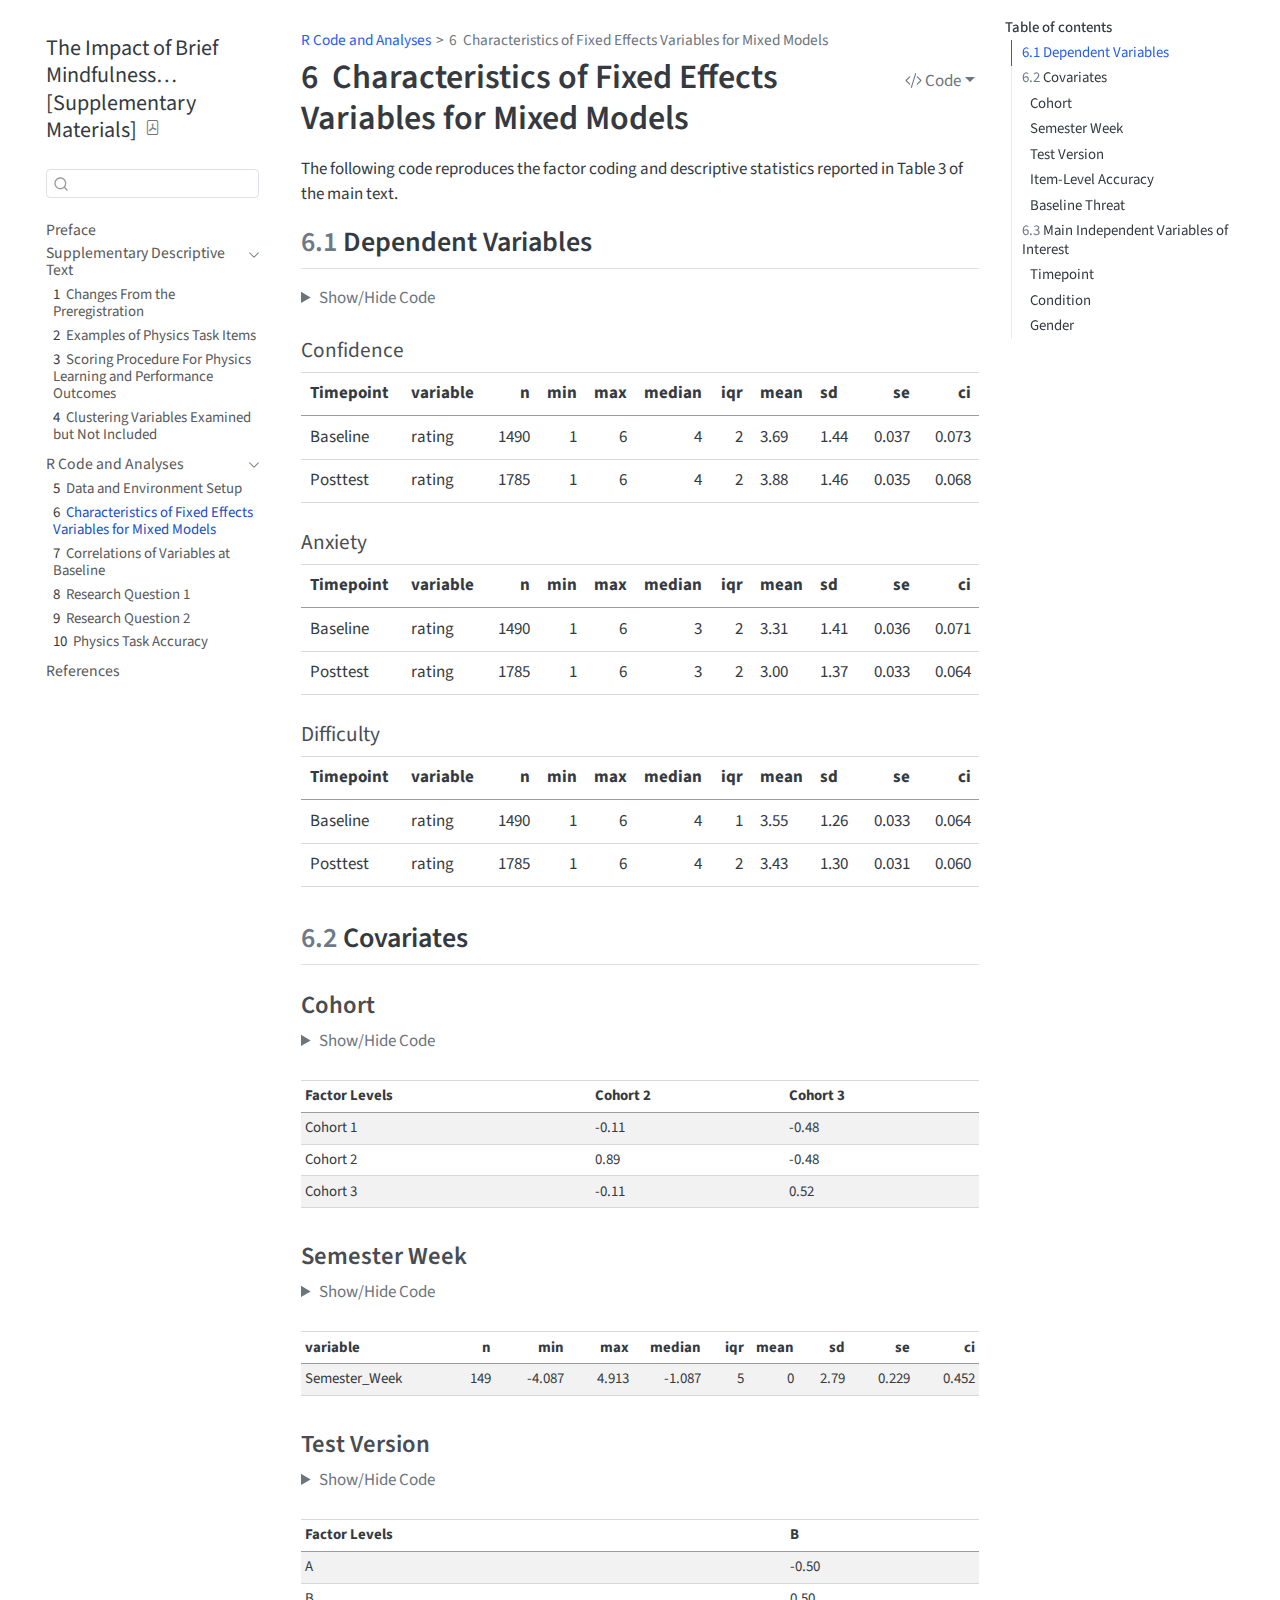
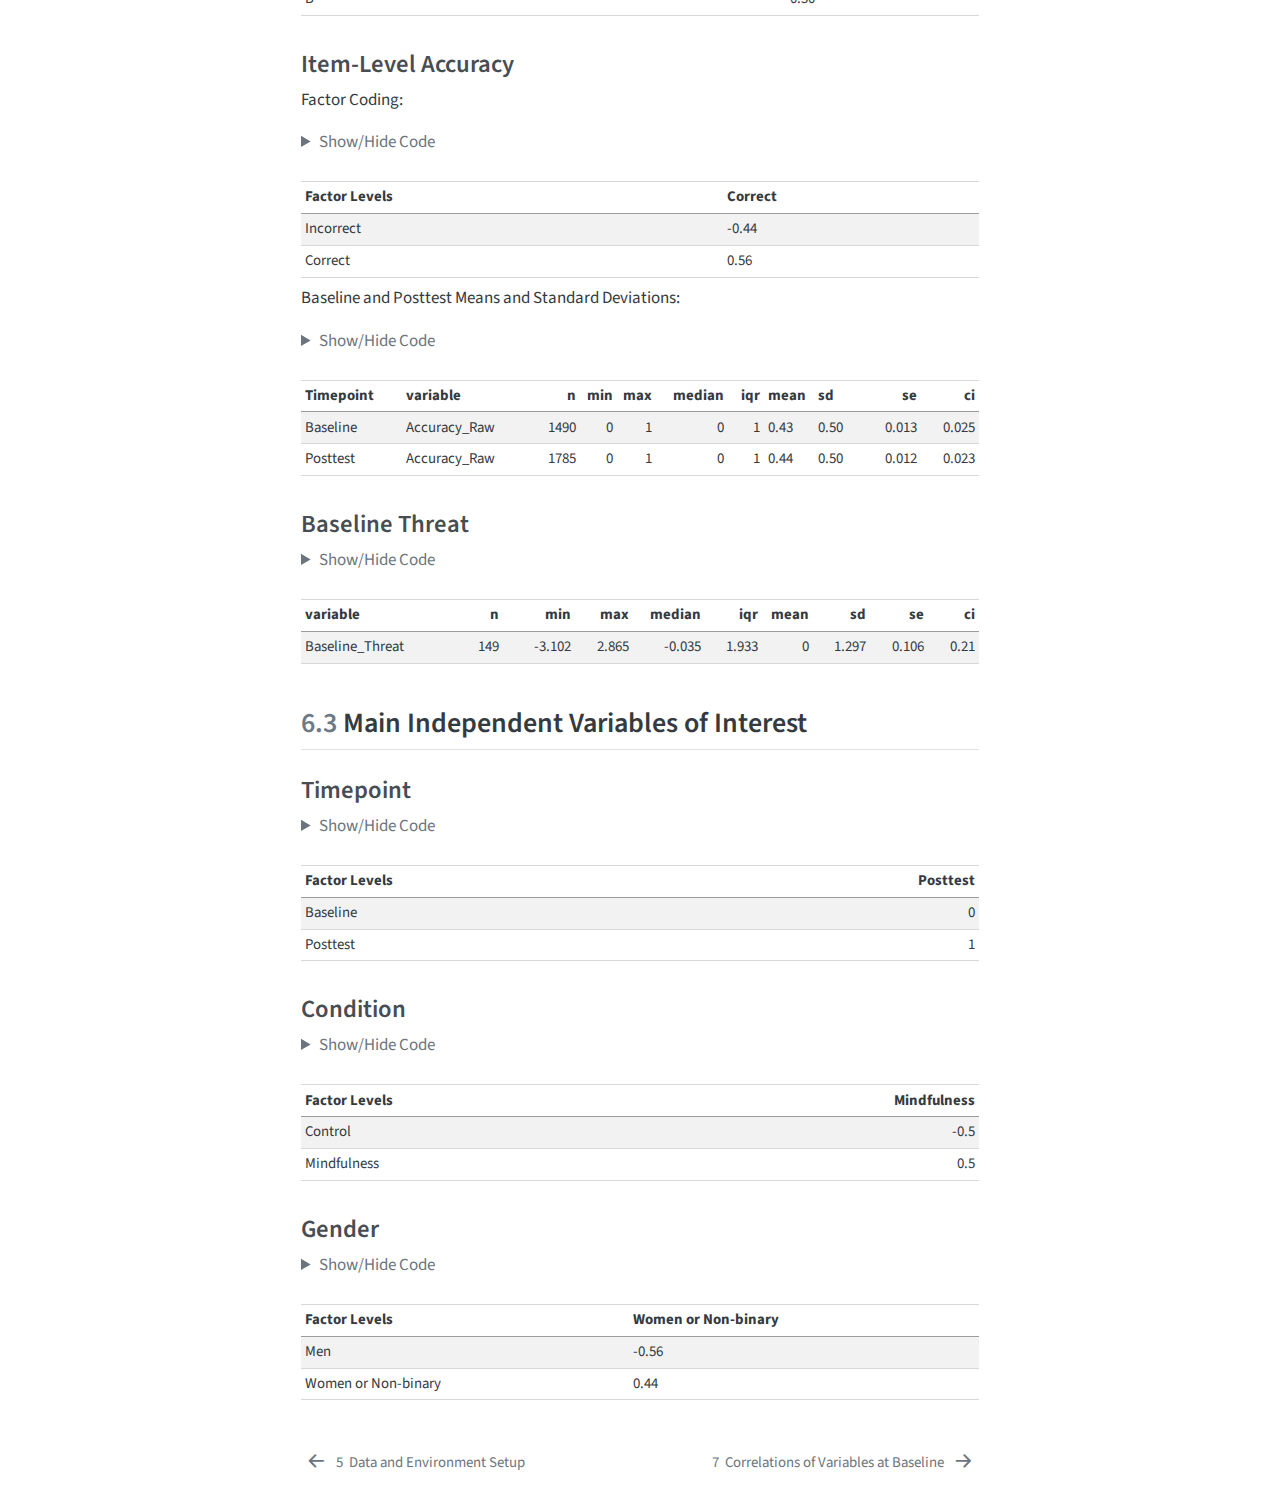
<file: chapters/06-variable-characteristics.html>
<!DOCTYPE html>
<html xmlns="http://www.w3.org/1999/xhtml" lang="en" xml:lang="en"><head>
<meta http-equiv="Content-Type" content="text/html; charset=UTF-8">
<meta charset="utf-8">
<meta name="generator" content="quarto-1.7.29">
<meta name="viewport" content="width=device-width, initial-scale=1.0, user-scalable=yes">
<title>6&nbsp; Characteristics of Fixed Effects Variables for Mixed Models – The Impact of Brief Mindfulness Training on Judgments of Confidence, Anxiety, and Difficulty While Answering Physics Questions</title>
<style>
code{white-space: pre-wrap;}
span.smallcaps{font-variant: small-caps;}
div.columns{display: flex; gap: min(4vw, 1.5em);}
div.column{flex: auto; overflow-x: auto;}
div.hanging-indent{margin-left: 1.5em; text-indent: -1.5em;}
ul.task-list{list-style: none;}
ul.task-list li input[type="checkbox"] {
  width: 0.8em;
  margin: 0 0.8em 0.2em -1em; /* quarto-specific, see https://github.com/quarto-dev/quarto-cli/issues/4556 */ 
  vertical-align: middle;
}
/* CSS for syntax highlighting */
html { -webkit-text-size-adjust: 100%; }
pre > code.sourceCode { white-space: pre; position: relative; }
pre > code.sourceCode > span { display: inline-block; line-height: 1.25; }
pre > code.sourceCode > span:empty { height: 1.2em; }
.sourceCode { overflow: visible; }
code.sourceCode > span { color: inherit; text-decoration: inherit; }
div.sourceCode { margin: 1em 0; }
pre.sourceCode { margin: 0; }
@media screen {
div.sourceCode { overflow: auto; }
}
@media print {
pre > code.sourceCode { white-space: pre-wrap; }
pre > code.sourceCode > span { text-indent: -5em; padding-left: 5em; }
}
pre.numberSource code
  { counter-reset: source-line 0; }
pre.numberSource code > span
  { position: relative; left: -4em; counter-increment: source-line; }
pre.numberSource code > span > a:first-child::before
  { content: counter(source-line);
    position: relative; left: -1em; text-align: right; vertical-align: baseline;
    border: none; display: inline-block;
    -webkit-touch-callout: none; -webkit-user-select: none;
    -khtml-user-select: none; -moz-user-select: none;
    -ms-user-select: none; user-select: none;
    padding: 0 4px; width: 4em;
  }
pre.numberSource { margin-left: 3em;  padding-left: 4px; }
div.sourceCode
  {   }
@media screen {
pre > code.sourceCode > span > a:first-child::before { text-decoration: underline; }
}
</style>

<script src="../site_libs/quarto-nav/quarto-nav.js"></script>
<script src="../site_libs/quarto-nav/headroom.min.js"></script>
<script src="../site_libs/clipboard/clipboard.min.js"></script>
<script src="../site_libs/quarto-search/autocomplete.umd.js"></script>
<script src="../site_libs/quarto-search/fuse.min.js"></script>
<script src="../site_libs/quarto-search/quarto-search.js"></script>
<meta name="quarto:offset" content="../">
<link href="../chapters/07-baseline-correlations.html" rel="next">
<link href="../chapters/05-data-setup.html" rel="prev">
<script src="../site_libs/quarto-html/quarto.js" type="module"></script>
<script src="../site_libs/quarto-html/tabsets/tabsets.js" type="module"></script>
<script src="../site_libs/quarto-html/popper.min.js"></script>
<script src="../site_libs/quarto-html/tippy.umd.min.js"></script>
<script src="../site_libs/quarto-html/anchor.min.js"></script>
<link href="../site_libs/quarto-html/tippy.css" rel="stylesheet">
<link href="../site_libs/quarto-html/quarto-syntax-highlighting-0815c480559380816a4d1ea211a47e91.css" rel="stylesheet" id="quarto-text-highlighting-styles">
<script src="../site_libs/bootstrap/bootstrap.min.js"></script>
<link href="../site_libs/bootstrap/bootstrap-icons.css" rel="stylesheet">
<link href="../site_libs/bootstrap/bootstrap-d3c9390091c69a50683db05bc45f20d8.min.css" rel="stylesheet" append-hash="true" id="quarto-bootstrap" data-mode="light"><script id="quarto-search-options" type="application/json">{
  "location": "sidebar",
  "copy-button": false,
  "collapse-after": 3,
  "panel-placement": "start",
  "type": "textbox",
  "limit": 50,
  "keyboard-shortcut": [
    "f",
    "/",
    "s"
  ],
  "show-item-context": false,
  "language": {
    "search-no-results-text": "No results",
    "search-matching-documents-text": "matching documents",
    "search-copy-link-title": "Copy link to search",
    "search-hide-matches-text": "Hide additional matches",
    "search-more-match-text": "more match in this document",
    "search-more-matches-text": "more matches in this document",
    "search-clear-button-title": "Clear",
    "search-text-placeholder": "",
    "search-detached-cancel-button-title": "Cancel",
    "search-submit-button-title": "Submit",
    "search-label": "Search"
  }
}</script><link rel="stylesheet" href="../css/styles.css">
</head>
<body class="nav-sidebar floating quarto-light">

<div id="quarto-search-results"></div>
  <header id="quarto-header" class="headroom fixed-top"><nav class="quarto-secondary-nav"><div class="container-fluid d-flex">
      <button type="button" class="quarto-btn-toggle btn" data-bs-toggle="collapse" role="button" data-bs-target=".quarto-sidebar-collapse-item" aria-controls="quarto-sidebar" aria-expanded="false" aria-label="Toggle sidebar navigation" onclick="if (window.quartoToggleHeadroom) { window.quartoToggleHeadroom(); }">
        <i class="bi bi-layout-text-sidebar-reverse"></i>
      </button>
        <nav class="quarto-page-breadcrumbs" aria-label="breadcrumb"><ol class="breadcrumb"><li class="breadcrumb-item"><a href="../chapters/05-data-setup.html">R Code and Analyses</a></li><li class="breadcrumb-item"><a href="../chapters/06-variable-characteristics.html"><span class="chapter-number">6</span>&nbsp; <span class="chapter-title">Characteristics of Fixed Effects Variables for Mixed Models</span></a></li></ol></nav>
        <a class="flex-grow-1" role="navigation" data-bs-toggle="collapse" data-bs-target=".quarto-sidebar-collapse-item" aria-controls="quarto-sidebar" aria-expanded="false" aria-label="Toggle sidebar navigation" onclick="if (window.quartoToggleHeadroom) { window.quartoToggleHeadroom(); }">      
        </a>
      <button type="button" class="btn quarto-search-button" aria-label="Search" onclick="window.quartoOpenSearch();">
        <i class="bi bi-search"></i>
      </button>
    </div>
  </nav></header><!-- content --><div id="quarto-content" class="quarto-container page-columns page-rows-contents page-layout-article">
<!-- sidebar -->
  <nav id="quarto-sidebar" class="sidebar collapse collapse-horizontal quarto-sidebar-collapse-item sidebar-navigation floating overflow-auto"><div class="pt-lg-2 mt-2 text-left sidebar-header">
    <div class="sidebar-title mb-0 py-0">
      <a href="../">The Impact of Brief Mindfulness… [Supplementary Materials]</a> 
        <div class="sidebar-tools-main">
    <a href="../Pelakh-et-al-supplement.pdf" title="Download PDF" class="quarto-navigation-tool px-1" aria-label="Download PDF"><i class="bi bi-file-pdf"></i></a>
</div>
    </div>
      </div>
        <div class="mt-2 flex-shrink-0 align-items-center">
        <div class="sidebar-search">
        <div id="quarto-search" class="" title="Search"></div>
        </div>
        </div>
    <div class="sidebar-menu-container"> 
    <ul class="list-unstyled mt-1">
<li class="sidebar-item">
  <div class="sidebar-item-container"> 
  <a href="../index.html" class="sidebar-item-text sidebar-link">
 <span class="menu-text">Preface</span></a>
  </div>
</li>
        <li class="sidebar-item sidebar-item-section">
      <div class="sidebar-item-container"> 
            <a class="sidebar-item-text sidebar-link text-start" data-bs-toggle="collapse" data-bs-target="#quarto-sidebar-section-1" role="navigation" aria-expanded="true">
 <span class="menu-text">Supplementary Descriptive Text</span></a>
          <a class="sidebar-item-toggle text-start" data-bs-toggle="collapse" data-bs-target="#quarto-sidebar-section-1" role="navigation" aria-expanded="true" aria-label="Toggle section">
            <i class="bi bi-chevron-right ms-2"></i>
          </a> 
      </div>
      <ul id="quarto-sidebar-section-1" class="collapse list-unstyled sidebar-section depth1 show">
<li class="sidebar-item">
  <div class="sidebar-item-container"> 
  <a href="../chapters/01-changes-from-preregistration.html" class="sidebar-item-text sidebar-link">
 <span class="menu-text"><span class="chapter-number">1</span>&nbsp; <span class="chapter-title">Changes From the Preregistration</span></span></a>
  </div>
</li>
          <li class="sidebar-item">
  <div class="sidebar-item-container"> 
  <a href="../chapters/02-physics-tasks-descriptions.html" class="sidebar-item-text sidebar-link">
 <span class="menu-text"><span class="chapter-number">2</span>&nbsp; <span class="chapter-title">Examples of Physics Task Items</span></span></a>
  </div>
</li>
          <li class="sidebar-item">
  <div class="sidebar-item-container"> 
  <a href="../chapters/03-physics-tasks-scoring.html" class="sidebar-item-text sidebar-link">
 <span class="menu-text"><span class="chapter-number">3</span>&nbsp; <span class="chapter-title">Scoring Procedure For Physics Learning and Performance Outcomes</span></span></a>
  </div>
</li>
          <li class="sidebar-item">
  <div class="sidebar-item-container"> 
  <a href="../chapters/04-clustering-variables.html" class="sidebar-item-text sidebar-link">
 <span class="menu-text"><span class="chapter-number">4</span>&nbsp; <span class="chapter-title">Clustering Variables Examined but Not Included</span></span></a>
  </div>
</li>
      </ul>
</li>
        <li class="sidebar-item sidebar-item-section">
      <div class="sidebar-item-container"> 
            <a class="sidebar-item-text sidebar-link text-start" data-bs-toggle="collapse" data-bs-target="#quarto-sidebar-section-2" role="navigation" aria-expanded="true">
 <span class="menu-text">R Code and Analyses</span></a>
          <a class="sidebar-item-toggle text-start" data-bs-toggle="collapse" data-bs-target="#quarto-sidebar-section-2" role="navigation" aria-expanded="true" aria-label="Toggle section">
            <i class="bi bi-chevron-right ms-2"></i>
          </a> 
      </div>
      <ul id="quarto-sidebar-section-2" class="collapse list-unstyled sidebar-section depth1 show">
<li class="sidebar-item">
  <div class="sidebar-item-container"> 
  <a href="../chapters/05-data-setup.html" class="sidebar-item-text sidebar-link">
 <span class="menu-text"><span class="chapter-number">5</span>&nbsp; <span class="chapter-title">Data and Environment Setup</span></span></a>
  </div>
</li>
          <li class="sidebar-item">
  <div class="sidebar-item-container"> 
  <a href="../chapters/06-variable-characteristics.html" class="sidebar-item-text sidebar-link active">
 <span class="menu-text"><span class="chapter-number">6</span>&nbsp; <span class="chapter-title">Characteristics of Fixed Effects Variables for Mixed Models</span></span></a>
  </div>
</li>
          <li class="sidebar-item">
  <div class="sidebar-item-container"> 
  <a href="../chapters/07-baseline-correlations.html" class="sidebar-item-text sidebar-link">
 <span class="menu-text"><span class="chapter-number">7</span>&nbsp; <span class="chapter-title">Correlations of Variables at Baseline</span></span></a>
  </div>
</li>
          <li class="sidebar-item">
  <div class="sidebar-item-container"> 
  <a href="../chapters/08-research-question-1.html" class="sidebar-item-text sidebar-link">
 <span class="menu-text"><span class="chapter-number">8</span>&nbsp; <span class="chapter-title">Research Question 1</span></span></a>
  </div>
</li>
          <li class="sidebar-item">
  <div class="sidebar-item-container"> 
  <a href="../chapters/09-research-question-2.html" class="sidebar-item-text sidebar-link">
 <span class="menu-text"><span class="chapter-number">9</span>&nbsp; <span class="chapter-title">Research Question 2</span></span></a>
  </div>
</li>
          <li class="sidebar-item">
  <div class="sidebar-item-container"> 
  <a href="../chapters/10-accuracy-results.html" class="sidebar-item-text sidebar-link">
 <span class="menu-text"><span class="chapter-number">10</span>&nbsp; <span class="chapter-title">Physics Task Accuracy</span></span></a>
  </div>
</li>
      </ul>
</li>
        <li class="sidebar-item">
  <div class="sidebar-item-container"> 
  <a href="../references.html" class="sidebar-item-text sidebar-link">
 <span class="menu-text">References</span></a>
  </div>
</li>
    </ul>
</div>
</nav><div id="quarto-sidebar-glass" class="quarto-sidebar-collapse-item" data-bs-toggle="collapse" data-bs-target=".quarto-sidebar-collapse-item"></div>
<!-- margin-sidebar -->
    <div id="quarto-margin-sidebar" class="sidebar margin-sidebar">
        <nav id="TOC" role="doc-toc" class="toc-active" data-toc-expanded="2"><h2 id="toc-title">Table of contents</h2>
   
  <ul>
<li><a href="#dependent-variables" id="toc-dependent-variables" class="nav-link active" data-scroll-target="#dependent-variables"><span class="header-section-number">6.1</span> Dependent Variables</a></li>
  <li>
<a href="#covariates" id="toc-covariates" class="nav-link" data-scroll-target="#covariates"><span class="header-section-number">6.2</span> Covariates</a>
  <ul class="collapse">
<li><a href="#cohort" id="toc-cohort" class="nav-link" data-scroll-target="#cohort">Cohort</a></li>
  <li><a href="#semester-week" id="toc-semester-week" class="nav-link" data-scroll-target="#semester-week">Semester Week</a></li>
  <li><a href="#test-version" id="toc-test-version" class="nav-link" data-scroll-target="#test-version">Test Version</a></li>
  <li><a href="#item-level-accuracy" id="toc-item-level-accuracy" class="nav-link" data-scroll-target="#item-level-accuracy">Item-Level Accuracy</a></li>
  <li><a href="#baseline-threat" id="toc-baseline-threat" class="nav-link" data-scroll-target="#baseline-threat">Baseline Threat</a></li>
  </ul>
</li>
  <li>
<a href="#main-independent-variables-of-interest" id="toc-main-independent-variables-of-interest" class="nav-link" data-scroll-target="#main-independent-variables-of-interest"><span class="header-section-number">6.3</span> Main Independent Variables of Interest</a>
  <ul class="collapse">
<li><a href="#timepoint" id="toc-timepoint" class="nav-link" data-scroll-target="#timepoint">Timepoint</a></li>
  <li><a href="#condition" id="toc-condition" class="nav-link" data-scroll-target="#condition">Condition</a></li>
  <li><a href="#gender" id="toc-gender" class="nav-link" data-scroll-target="#gender">Gender</a></li>
  </ul>
</li>
  </ul></nav>
    </div>
<!-- main -->
<main class="content" id="quarto-document-content"><header id="title-block-header" class="quarto-title-block default"><nav class="quarto-page-breadcrumbs quarto-title-breadcrumbs d-none d-lg-block" aria-label="breadcrumb"><ol class="breadcrumb"><li class="breadcrumb-item"><a href="../chapters/05-data-setup.html">R Code and Analyses</a></li><li class="breadcrumb-item"><a href="../chapters/06-variable-characteristics.html"><span class="chapter-number">6</span>&nbsp; <span class="chapter-title">Characteristics of Fixed Effects Variables for Mixed Models</span></a></li></ol></nav><div class="quarto-title">
<div class="quarto-title-block"><div><h1 class="title">
<span class="chapter-number">6</span>&nbsp; <span class="chapter-title">Characteristics of Fixed Effects Variables for Mixed Models</span>
</h1><button type="button" class="btn code-tools-button dropdown-toggle" id="quarto-code-tools-menu" data-bs-toggle="dropdown" aria-expanded="false"><i class="bi"></i> Code</button><ul class="dropdown-menu dropdown-menu-end" aria-labelelledby="quarto-code-tools-menu"><li><a id="quarto-show-all-code" class="dropdown-item" href="javascript:void(0)" role="button">Show All Code</a></li><li><a id="quarto-hide-all-code" class="dropdown-item" href="javascript:void(0)" role="button">Hide All Code</a></li><li><hr class="dropdown-divider"></li><li><a id="quarto-view-source" class="dropdown-item" href="javascript:void(0)" role="button">View Source</a></li></ul></div></div>
</div>



<div class="quarto-title-meta">

    
  
    
  </div>
  


</header><p>The following code reproduces the factor coding and descriptive statistics reported in Table 3 of the main text.</p>
<section id="dependent-variables" class="level2" data-number="6.1"><h2 data-number="6.1" class="anchored" data-anchor-id="dependent-variables">
<span class="header-section-number">6.1</span> Dependent Variables</h2>
<details class="code-fold"><summary>Show/Hide Code</summary><div class="sourceCode" id="cb1"><pre class="downlit sourceCode r code-with-copy"><code class="sourceCode R"><span><span class="kw">for</span> <span class="op">(</span><span class="va">p</span> <span class="kw">in</span> <span class="va">str_perception_levels</span><span class="op">)</span> <span class="op">{</span></span>
<span>  <span class="fu"><a href="https://rdrr.io/r/base/cat.html">cat</a></span><span class="op">(</span><span class="fu"><a href="https://rdrr.io/r/base/paste.html">paste0</a></span><span class="op">(</span><span class="st">"#### "</span>, <span class="va">p</span>, <span class="st">"\n\n"</span><span class="op">)</span><span class="op">)</span></span>
<span></span>
<span>  <span class="va">df</span> <span class="op">&lt;-</span> <span class="va">data_rq1</span> <span class="op">%&gt;%</span></span>
<span>    <span class="fu"><a href="https://rdrr.io/r/stats/filter.html">filter</a></span><span class="op">(</span><span class="va">perception</span> <span class="op">==</span> <span class="va">p</span><span class="op">)</span> <span class="op">%&gt;%</span></span>
<span>    <span class="fu">group_by</span><span class="op">(</span><span class="va">Timepoint</span><span class="op">)</span> <span class="op">%&gt;%</span></span>
<span>    <span class="fu">get_summary_stats</span><span class="op">(</span><span class="va">rating</span>, type <span class="op">=</span> <span class="st">"common"</span><span class="op">)</span> <span class="op">%&gt;%</span></span>
<span>    <span class="fu">mutate</span><span class="op">(</span><span class="fu">across</span><span class="op">(</span><span class="fu"><a href="https://rdrr.io/r/base/c.html">c</a></span><span class="op">(</span><span class="va">mean</span>, <span class="va">sd</span><span class="op">)</span>, <span class="op">~</span> <span class="fu">scales</span><span class="fu">::</span><span class="fu"><a href="https://scales.r-lib.org/reference/number.html">number</a></span><span class="op">(</span><span class="va">.x</span>, accuracy <span class="op">=</span> <span class="fl">.01</span><span class="op">)</span><span class="op">)</span><span class="op">)</span></span>
<span></span>
<span>  <span class="fu"><a href="https://rdrr.io/r/base/print.html">print</a></span><span class="op">(</span><span class="fu">kable</span><span class="op">(</span><span class="va">df</span><span class="op">)</span><span class="op">)</span></span>
<span></span>
<span>  <span class="fu"><a href="https://rdrr.io/r/base/cat.html">cat</a></span><span class="op">(</span><span class="st">"\n"</span><span class="op">)</span></span>
<span></span>
<span>  <span class="fu"><a href="https://rdrr.io/r/base/rm.html">rm</a></span><span class="op">(</span><span class="va">p</span>, <span class="va">df</span><span class="op">)</span></span>
<span><span class="op">}</span></span></code><button title="Copy to Clipboard" class="code-copy-button"><i class="bi"></i></button></pre></div>
</details><section id="confidence" class="level4"><h4 class="anchored" data-anchor-id="confidence">Confidence</h4>
<table class="caption-top table">
<colgroup>
<col style="width: 15%">
<col style="width: 13%">
<col style="width: 7%">
<col style="width: 6%">
<col style="width: 6%">
<col style="width: 10%">
<col style="width: 6%">
<col style="width: 7%">
<col style="width: 7%">
<col style="width: 9%">
<col style="width: 9%">
</colgroup>
<thead><tr class="header">
<th style="text-align: left;">Timepoint</th>
<th style="text-align: left;">variable</th>
<th style="text-align: right;">n</th>
<th style="text-align: right;">min</th>
<th style="text-align: right;">max</th>
<th style="text-align: right;">median</th>
<th style="text-align: right;">iqr</th>
<th style="text-align: left;">mean</th>
<th style="text-align: left;">sd</th>
<th style="text-align: right;">se</th>
<th style="text-align: right;">ci</th>
</tr></thead>
<tbody>
<tr class="odd">
<td style="text-align: left;">Baseline</td>
<td style="text-align: left;">rating</td>
<td style="text-align: right;">1490</td>
<td style="text-align: right;">1</td>
<td style="text-align: right;">6</td>
<td style="text-align: right;">4</td>
<td style="text-align: right;">2</td>
<td style="text-align: left;">3.69</td>
<td style="text-align: left;">1.44</td>
<td style="text-align: right;">0.037</td>
<td style="text-align: right;">0.073</td>
</tr>
<tr class="even">
<td style="text-align: left;">Posttest</td>
<td style="text-align: left;">rating</td>
<td style="text-align: right;">1785</td>
<td style="text-align: right;">1</td>
<td style="text-align: right;">6</td>
<td style="text-align: right;">4</td>
<td style="text-align: right;">2</td>
<td style="text-align: left;">3.88</td>
<td style="text-align: left;">1.46</td>
<td style="text-align: right;">0.035</td>
<td style="text-align: right;">0.068</td>
</tr>
</tbody>
</table></section><section id="anxiety" class="level4"><h4 class="anchored" data-anchor-id="anxiety">Anxiety</h4>
<table class="caption-top table">
<colgroup>
<col style="width: 15%">
<col style="width: 13%">
<col style="width: 7%">
<col style="width: 6%">
<col style="width: 6%">
<col style="width: 10%">
<col style="width: 6%">
<col style="width: 7%">
<col style="width: 7%">
<col style="width: 9%">
<col style="width: 9%">
</colgroup>
<thead><tr class="header">
<th style="text-align: left;">Timepoint</th>
<th style="text-align: left;">variable</th>
<th style="text-align: right;">n</th>
<th style="text-align: right;">min</th>
<th style="text-align: right;">max</th>
<th style="text-align: right;">median</th>
<th style="text-align: right;">iqr</th>
<th style="text-align: left;">mean</th>
<th style="text-align: left;">sd</th>
<th style="text-align: right;">se</th>
<th style="text-align: right;">ci</th>
</tr></thead>
<tbody>
<tr class="odd">
<td style="text-align: left;">Baseline</td>
<td style="text-align: left;">rating</td>
<td style="text-align: right;">1490</td>
<td style="text-align: right;">1</td>
<td style="text-align: right;">6</td>
<td style="text-align: right;">3</td>
<td style="text-align: right;">2</td>
<td style="text-align: left;">3.31</td>
<td style="text-align: left;">1.41</td>
<td style="text-align: right;">0.036</td>
<td style="text-align: right;">0.071</td>
</tr>
<tr class="even">
<td style="text-align: left;">Posttest</td>
<td style="text-align: left;">rating</td>
<td style="text-align: right;">1785</td>
<td style="text-align: right;">1</td>
<td style="text-align: right;">6</td>
<td style="text-align: right;">3</td>
<td style="text-align: right;">2</td>
<td style="text-align: left;">3.00</td>
<td style="text-align: left;">1.37</td>
<td style="text-align: right;">0.033</td>
<td style="text-align: right;">0.064</td>
</tr>
</tbody>
</table></section><section id="difficulty" class="level4"><h4 class="anchored" data-anchor-id="difficulty">Difficulty</h4>
<table class="caption-top table">
<colgroup>
<col style="width: 15%">
<col style="width: 13%">
<col style="width: 7%">
<col style="width: 6%">
<col style="width: 6%">
<col style="width: 10%">
<col style="width: 6%">
<col style="width: 7%">
<col style="width: 7%">
<col style="width: 9%">
<col style="width: 9%">
</colgroup>
<thead><tr class="header">
<th style="text-align: left;">Timepoint</th>
<th style="text-align: left;">variable</th>
<th style="text-align: right;">n</th>
<th style="text-align: right;">min</th>
<th style="text-align: right;">max</th>
<th style="text-align: right;">median</th>
<th style="text-align: right;">iqr</th>
<th style="text-align: left;">mean</th>
<th style="text-align: left;">sd</th>
<th style="text-align: right;">se</th>
<th style="text-align: right;">ci</th>
</tr></thead>
<tbody>
<tr class="odd">
<td style="text-align: left;">Baseline</td>
<td style="text-align: left;">rating</td>
<td style="text-align: right;">1490</td>
<td style="text-align: right;">1</td>
<td style="text-align: right;">6</td>
<td style="text-align: right;">4</td>
<td style="text-align: right;">1</td>
<td style="text-align: left;">3.55</td>
<td style="text-align: left;">1.26</td>
<td style="text-align: right;">0.033</td>
<td style="text-align: right;">0.064</td>
</tr>
<tr class="even">
<td style="text-align: left;">Posttest</td>
<td style="text-align: left;">rating</td>
<td style="text-align: right;">1785</td>
<td style="text-align: right;">1</td>
<td style="text-align: right;">6</td>
<td style="text-align: right;">4</td>
<td style="text-align: right;">2</td>
<td style="text-align: left;">3.43</td>
<td style="text-align: left;">1.30</td>
<td style="text-align: right;">0.031</td>
<td style="text-align: right;">0.060</td>
</tr>
</tbody>
</table></section></section><section id="covariates" class="level2" data-number="6.2"><h2 data-number="6.2" class="anchored" data-anchor-id="covariates">
<span class="header-section-number">6.2</span> Covariates</h2>
<section id="cohort" class="level3"><h3 class="anchored" data-anchor-id="cohort">Cohort</h3>
<div class="cell">
<details class="code-fold"><summary>Show/Hide Code</summary><div class="sourceCode" id="cb2"><pre class="downlit sourceCode r code-with-copy"><code class="sourceCode R"><span><span class="va">data_rq1</span><span class="op">$</span><span class="va">Cohort</span> <span class="op">%&gt;%</span></span>
<span>  <span class="fu"><a href="https://rdrr.io/r/stats/contrasts.html">contrasts</a></span><span class="op">(</span><span class="op">)</span> <span class="op">%&gt;%</span></span>
<span>  <span class="fu">as_tibble</span><span class="op">(</span>rownames <span class="op">=</span> <span class="st">"Factor Levels"</span><span class="op">)</span> <span class="op">%&gt;%</span></span>
<span>  <span class="fu">round_all_doubles</span><span class="op">(</span><span class="op">)</span></span></code><button title="Copy to Clipboard" class="code-copy-button"><i class="bi"></i></button></pre></div>
</details><div class="cell-output-display">
<div class="kable-table">
<table class="caption-top table table-sm table-striped small">
<thead><tr class="header">
<th style="text-align: left;">Factor Levels</th>
<th style="text-align: left;">Cohort 2</th>
<th style="text-align: left;">Cohort 3</th>
</tr></thead>
<tbody>
<tr class="odd">
<td style="text-align: left;">Cohort 1</td>
<td style="text-align: left;">-0.11</td>
<td style="text-align: left;">-0.48</td>
</tr>
<tr class="even">
<td style="text-align: left;">Cohort 2</td>
<td style="text-align: left;">0.89</td>
<td style="text-align: left;">-0.48</td>
</tr>
<tr class="odd">
<td style="text-align: left;">Cohort 3</td>
<td style="text-align: left;">-0.11</td>
<td style="text-align: left;">0.52</td>
</tr>
</tbody>
</table>
</div>
</div>
</div>
</section><section id="semester-week" class="level3"><h3 class="anchored" data-anchor-id="semester-week">Semester Week</h3>
<div class="cell">
<details class="code-fold"><summary>Show/Hide Code</summary><div class="sourceCode" id="cb3"><pre class="downlit sourceCode r code-with-copy"><code class="sourceCode R"><span><span class="va">data_rq1</span> <span class="op">%&gt;%</span></span>
<span>  <span class="fu">select</span><span class="op">(</span><span class="va">Participant</span>, <span class="va">Semester_Week</span><span class="op">)</span> <span class="op">%&gt;%</span></span>
<span>  <span class="fu"><a href="https://rdrr.io/r/base/unique.html">unique</a></span><span class="op">(</span><span class="op">)</span> <span class="op">%&gt;%</span></span>
<span>  <span class="fu">get_summary_stats</span><span class="op">(</span><span class="va">Semester_Week</span>, type <span class="op">=</span> <span class="st">"common"</span><span class="op">)</span></span></code><button title="Copy to Clipboard" class="code-copy-button"><i class="bi"></i></button></pre></div>
</details><div class="cell-output-display">
<div class="kable-table">
<table class="caption-top table table-sm table-striped small">
<colgroup>
<col style="width: 21%">
<col style="width: 6%">
<col style="width: 10%">
<col style="width: 9%">
<col style="width: 10%">
<col style="width: 6%">
<col style="width: 7%">
<col style="width: 7%">
<col style="width: 9%">
<col style="width: 9%">
</colgroup>
<thead><tr class="header">
<th style="text-align: left;">variable</th>
<th style="text-align: right;">n</th>
<th style="text-align: right;">min</th>
<th style="text-align: right;">max</th>
<th style="text-align: right;">median</th>
<th style="text-align: right;">iqr</th>
<th style="text-align: right;">mean</th>
<th style="text-align: right;">sd</th>
<th style="text-align: right;">se</th>
<th style="text-align: right;">ci</th>
</tr></thead>
<tbody><tr class="odd">
<td style="text-align: left;">Semester_Week</td>
<td style="text-align: right;">149</td>
<td style="text-align: right;">-4.087</td>
<td style="text-align: right;">4.913</td>
<td style="text-align: right;">-1.087</td>
<td style="text-align: right;">5</td>
<td style="text-align: right;">0</td>
<td style="text-align: right;">2.79</td>
<td style="text-align: right;">0.229</td>
<td style="text-align: right;">0.452</td>
</tr></tbody>
</table>
</div>
</div>
</div>
</section><section id="test-version" class="level3"><h3 class="anchored" data-anchor-id="test-version">Test Version</h3>
<div class="cell">
<details class="code-fold"><summary>Show/Hide Code</summary><div class="sourceCode" id="cb4"><pre class="downlit sourceCode r code-with-copy"><code class="sourceCode R"><span><span class="va">data_rq1</span><span class="op">$</span><span class="va">Test_Version</span> <span class="op">%&gt;%</span></span>
<span>  <span class="fu"><a href="https://rdrr.io/r/stats/contrasts.html">contrasts</a></span><span class="op">(</span><span class="op">)</span> <span class="op">%&gt;%</span></span>
<span>  <span class="fu">as_tibble</span><span class="op">(</span>rownames <span class="op">=</span> <span class="st">"Factor Levels"</span><span class="op">)</span> <span class="op">%&gt;%</span></span>
<span>  <span class="fu">round_all_doubles</span><span class="op">(</span><span class="op">)</span></span></code><button title="Copy to Clipboard" class="code-copy-button"><i class="bi"></i></button></pre></div>
</details><div class="cell-output-display">
<div class="kable-table">
<table class="caption-top table table-sm table-striped small">
<thead><tr class="header">
<th style="text-align: left;">Factor Levels</th>
<th style="text-align: left;">B</th>
</tr></thead>
<tbody>
<tr class="odd">
<td style="text-align: left;">A</td>
<td style="text-align: left;">-0.50</td>
</tr>
<tr class="even">
<td style="text-align: left;">B</td>
<td style="text-align: left;">0.50</td>
</tr>
</tbody>
</table>
</div>
</div>
</div>
</section><section id="item-level-accuracy" class="level3"><h3 class="anchored" data-anchor-id="item-level-accuracy">Item-Level Accuracy</h3>
<p>Factor Coding:</p>
<div class="cell">
<details class="code-fold"><summary>Show/Hide Code</summary><div class="sourceCode" id="cb5"><pre class="downlit sourceCode r code-with-copy"><code class="sourceCode R"><span><span class="va">data_rq1</span><span class="op">$</span><span class="va">`Item-Level Accuracy`</span> <span class="op">%&gt;%</span></span>
<span>  <span class="fu"><a href="https://rdrr.io/r/stats/contrasts.html">contrasts</a></span><span class="op">(</span><span class="op">)</span> <span class="op">%&gt;%</span></span>
<span>  <span class="fu">as_tibble</span><span class="op">(</span>rownames <span class="op">=</span> <span class="st">"Factor Levels"</span><span class="op">)</span> <span class="op">%&gt;%</span></span>
<span>  <span class="fu">round_all_doubles</span><span class="op">(</span><span class="op">)</span></span></code><button title="Copy to Clipboard" class="code-copy-button"><i class="bi"></i></button></pre></div>
</details><div class="cell-output-display">
<div class="kable-table">
<table class="caption-top table table-sm table-striped small">
<thead><tr class="header">
<th style="text-align: left;">Factor Levels</th>
<th style="text-align: left;">Correct</th>
</tr></thead>
<tbody>
<tr class="odd">
<td style="text-align: left;">Incorrect</td>
<td style="text-align: left;">-0.44</td>
</tr>
<tr class="even">
<td style="text-align: left;">Correct</td>
<td style="text-align: left;">0.56</td>
</tr>
</tbody>
</table>
</div>
</div>
</div>
<p>Baseline and Posttest Means and Standard Deviations:</p>
<div class="cell">
<details class="code-fold"><summary>Show/Hide Code</summary><div class="sourceCode" id="cb6"><pre class="downlit sourceCode r code-with-copy"><code class="sourceCode R"><span><span class="va">data_rq1</span> <span class="op">%&gt;%</span></span>
<span>  <span class="fu">select</span><span class="op">(</span><span class="va">Participant</span>, <span class="va">Timepoint</span>, <span class="va">Item</span>, <span class="va">Accuracy_Raw</span><span class="op">)</span> <span class="op">%&gt;%</span></span>
<span>  <span class="fu"><a href="https://rdrr.io/r/base/unique.html">unique</a></span><span class="op">(</span><span class="op">)</span> <span class="op">%&gt;%</span></span>
<span>  <span class="fu">group_by</span><span class="op">(</span><span class="va">Timepoint</span><span class="op">)</span> <span class="op">%&gt;%</span></span>
<span>  <span class="fu">get_summary_stats</span><span class="op">(</span>type <span class="op">=</span> <span class="st">"common"</span><span class="op">)</span> <span class="op">%&gt;%</span></span>
<span>  <span class="fu">mutate</span><span class="op">(</span><span class="fu">across</span><span class="op">(</span><span class="fu"><a href="https://rdrr.io/r/base/c.html">c</a></span><span class="op">(</span><span class="va">mean</span>, <span class="va">sd</span><span class="op">)</span>, <span class="op">~</span> <span class="fu">scales</span><span class="fu">::</span><span class="fu"><a href="https://scales.r-lib.org/reference/number.html">number</a></span><span class="op">(</span><span class="va">.x</span>, accuracy <span class="op">=</span> <span class="fl">.01</span><span class="op">)</span><span class="op">)</span><span class="op">)</span></span></code><button title="Copy to Clipboard" class="code-copy-button"><i class="bi"></i></button></pre></div>
</details><div class="cell-output-display">
<div class="kable-table">
<table class="caption-top table table-sm table-striped small">
<colgroup>
<col style="width: 14%">
<col style="width: 18%">
<col style="width: 7%">
<col style="width: 5%">
<col style="width: 5%">
<col style="width: 10%">
<col style="width: 5%">
<col style="width: 7%">
<col style="width: 7%">
<col style="width: 8%">
<col style="width: 8%">
</colgroup>
<thead><tr class="header">
<th style="text-align: left;">Timepoint</th>
<th style="text-align: left;">variable</th>
<th style="text-align: right;">n</th>
<th style="text-align: right;">min</th>
<th style="text-align: right;">max</th>
<th style="text-align: right;">median</th>
<th style="text-align: right;">iqr</th>
<th style="text-align: left;">mean</th>
<th style="text-align: left;">sd</th>
<th style="text-align: right;">se</th>
<th style="text-align: right;">ci</th>
</tr></thead>
<tbody>
<tr class="odd">
<td style="text-align: left;">Baseline</td>
<td style="text-align: left;">Accuracy_Raw</td>
<td style="text-align: right;">1490</td>
<td style="text-align: right;">0</td>
<td style="text-align: right;">1</td>
<td style="text-align: right;">0</td>
<td style="text-align: right;">1</td>
<td style="text-align: left;">0.43</td>
<td style="text-align: left;">0.50</td>
<td style="text-align: right;">0.013</td>
<td style="text-align: right;">0.025</td>
</tr>
<tr class="even">
<td style="text-align: left;">Posttest</td>
<td style="text-align: left;">Accuracy_Raw</td>
<td style="text-align: right;">1785</td>
<td style="text-align: right;">0</td>
<td style="text-align: right;">1</td>
<td style="text-align: right;">0</td>
<td style="text-align: right;">1</td>
<td style="text-align: left;">0.44</td>
<td style="text-align: left;">0.50</td>
<td style="text-align: right;">0.012</td>
<td style="text-align: right;">0.023</td>
</tr>
</tbody>
</table>
</div>
</div>
</div>
</section><section id="baseline-threat" class="level3"><h3 class="anchored" data-anchor-id="baseline-threat">Baseline Threat</h3>
<div class="cell">
<details class="code-fold"><summary>Show/Hide Code</summary><div class="sourceCode" id="cb7"><pre class="downlit sourceCode r code-with-copy"><code class="sourceCode R"><span><span class="va">data_rq1</span> <span class="op">%&gt;%</span></span>
<span>  <span class="fu">select</span><span class="op">(</span><span class="va">Participant</span>, <span class="va">Baseline_Threat</span><span class="op">)</span> <span class="op">%&gt;%</span></span>
<span>  <span class="fu"><a href="https://rdrr.io/r/base/unique.html">unique</a></span><span class="op">(</span><span class="op">)</span> <span class="op">%&gt;%</span></span>
<span>  <span class="fu">get_summary_stats</span><span class="op">(</span><span class="va">Baseline_Threat</span>, type <span class="op">=</span> <span class="st">"common"</span><span class="op">)</span></span></code><button title="Copy to Clipboard" class="code-copy-button"><i class="bi"></i></button></pre></div>
</details><div class="cell-output-display">
<div class="kable-table">
<table class="caption-top table table-sm table-striped small">
<colgroup>
<col style="width: 23%">
<col style="width: 5%">
<col style="width: 10%">
<col style="width: 8%">
<col style="width: 10%">
<col style="width: 8%">
<col style="width: 7%">
<col style="width: 8%">
<col style="width: 8%">
<col style="width: 7%">
</colgroup>
<thead><tr class="header">
<th style="text-align: left;">variable</th>
<th style="text-align: right;">n</th>
<th style="text-align: right;">min</th>
<th style="text-align: right;">max</th>
<th style="text-align: right;">median</th>
<th style="text-align: right;">iqr</th>
<th style="text-align: right;">mean</th>
<th style="text-align: right;">sd</th>
<th style="text-align: right;">se</th>
<th style="text-align: right;">ci</th>
</tr></thead>
<tbody><tr class="odd">
<td style="text-align: left;">Baseline_Threat</td>
<td style="text-align: right;">149</td>
<td style="text-align: right;">-3.102</td>
<td style="text-align: right;">2.865</td>
<td style="text-align: right;">-0.035</td>
<td style="text-align: right;">1.933</td>
<td style="text-align: right;">0</td>
<td style="text-align: right;">1.297</td>
<td style="text-align: right;">0.106</td>
<td style="text-align: right;">0.21</td>
</tr></tbody>
</table>
</div>
</div>
</div>
</section></section><section id="main-independent-variables-of-interest" class="level2" data-number="6.3"><h2 data-number="6.3" class="anchored" data-anchor-id="main-independent-variables-of-interest">
<span class="header-section-number">6.3</span> Main Independent Variables of Interest</h2>
<section id="timepoint" class="level3"><h3 class="anchored" data-anchor-id="timepoint">Timepoint</h3>
<div class="cell">
<details class="code-fold"><summary>Show/Hide Code</summary><div class="sourceCode" id="cb8"><pre class="downlit sourceCode r code-with-copy"><code class="sourceCode R"><span><span class="va">data_rq1</span><span class="op">$</span><span class="va">Timepoint</span> <span class="op">%&gt;%</span></span>
<span>  <span class="fu"><a href="https://rdrr.io/r/stats/contrasts.html">contrasts</a></span><span class="op">(</span><span class="op">)</span> <span class="op">%&gt;%</span></span>
<span>  <span class="fu">as_tibble</span><span class="op">(</span>rownames <span class="op">=</span> <span class="st">"Factor Levels"</span><span class="op">)</span></span></code><button title="Copy to Clipboard" class="code-copy-button"><i class="bi"></i></button></pre></div>
</details><div class="cell-output-display">
<div class="kable-table">
<table class="caption-top table table-sm table-striped small">
<thead><tr class="header">
<th style="text-align: left;">Factor Levels</th>
<th style="text-align: right;">Posttest</th>
</tr></thead>
<tbody>
<tr class="odd">
<td style="text-align: left;">Baseline</td>
<td style="text-align: right;">0</td>
</tr>
<tr class="even">
<td style="text-align: left;">Posttest</td>
<td style="text-align: right;">1</td>
</tr>
</tbody>
</table>
</div>
</div>
</div>
</section><section id="condition" class="level3"><h3 class="anchored" data-anchor-id="condition">Condition</h3>
<div class="cell">
<details class="code-fold"><summary>Show/Hide Code</summary><div class="sourceCode" id="cb9"><pre class="downlit sourceCode r code-with-copy"><code class="sourceCode R"><span><span class="va">data_rq1</span><span class="op">$</span><span class="va">Condition</span> <span class="op">%&gt;%</span></span>
<span>  <span class="fu"><a href="https://rdrr.io/r/stats/contrasts.html">contrasts</a></span><span class="op">(</span><span class="op">)</span> <span class="op">%&gt;%</span></span>
<span>  <span class="fu">as_tibble</span><span class="op">(</span>rownames <span class="op">=</span> <span class="st">"Factor Levels"</span><span class="op">)</span></span></code><button title="Copy to Clipboard" class="code-copy-button"><i class="bi"></i></button></pre></div>
</details><div class="cell-output-display">
<div class="kable-table">
<table class="caption-top table table-sm table-striped small">
<thead><tr class="header">
<th style="text-align: left;">Factor Levels</th>
<th style="text-align: right;">Mindfulness</th>
</tr></thead>
<tbody>
<tr class="odd">
<td style="text-align: left;">Control</td>
<td style="text-align: right;">-0.5</td>
</tr>
<tr class="even">
<td style="text-align: left;">Mindfulness</td>
<td style="text-align: right;">0.5</td>
</tr>
</tbody>
</table>
</div>
</div>
</div>
</section><section id="gender" class="level3"><h3 class="anchored" data-anchor-id="gender">Gender</h3>
<div class="cell">
<details class="code-fold"><summary>Show/Hide Code</summary><div class="sourceCode" id="cb10"><pre class="downlit sourceCode r code-with-copy"><code class="sourceCode R"><span><span class="va">data_rq1</span><span class="op">$</span><span class="va">Gender</span> <span class="op">%&gt;%</span></span>
<span>  <span class="fu"><a href="https://rdrr.io/r/stats/contrasts.html">contrasts</a></span><span class="op">(</span><span class="op">)</span> <span class="op">%&gt;%</span></span>
<span>  <span class="fu">as_tibble</span><span class="op">(</span>rownames <span class="op">=</span> <span class="st">"Factor Levels"</span><span class="op">)</span> <span class="op">%&gt;%</span></span>
<span>  <span class="fu">round_all_doubles</span><span class="op">(</span><span class="op">)</span></span></code><button title="Copy to Clipboard" class="code-copy-button"><i class="bi"></i></button></pre></div>
</details><div class="cell-output-display">
<div class="kable-table">
<table class="caption-top table table-sm table-striped small">
<thead><tr class="header">
<th style="text-align: left;">Factor Levels</th>
<th style="text-align: left;">Women or Non-binary</th>
</tr></thead>
<tbody>
<tr class="odd">
<td style="text-align: left;">Men</td>
<td style="text-align: left;">-0.56</td>
</tr>
<tr class="even">
<td style="text-align: left;">Women or Non-binary</td>
<td style="text-align: left;">0.44</td>
</tr>
</tbody>
</table>
</div>
</div>
</div>


<!-- -->

</section></section></main><!-- /main --><script id="quarto-html-after-body" type="application/javascript">
  window.document.addEventListener("DOMContentLoaded", function (event) {
    const icon = "";
    const anchorJS = new window.AnchorJS();
    anchorJS.options = {
      placement: 'right',
      icon: icon
    };
    anchorJS.add('.anchored');
    const isCodeAnnotation = (el) => {
      for (const clz of el.classList) {
        if (clz.startsWith('code-annotation-')) {                     
          return true;
        }
      }
      return false;
    }
    const onCopySuccess = function(e) {
      // button target
      const button = e.trigger;
      // don't keep focus
      button.blur();
      // flash "checked"
      button.classList.add('code-copy-button-checked');
      var currentTitle = button.getAttribute("title");
      button.setAttribute("title", "Copied!");
      let tooltip;
      if (window.bootstrap) {
        button.setAttribute("data-bs-toggle", "tooltip");
        button.setAttribute("data-bs-placement", "left");
        button.setAttribute("data-bs-title", "Copied!");
        tooltip = new bootstrap.Tooltip(button, 
          { trigger: "manual", 
            customClass: "code-copy-button-tooltip",
            offset: [0, -8]});
        tooltip.show();    
      }
      setTimeout(function() {
        if (tooltip) {
          tooltip.hide();
          button.removeAttribute("data-bs-title");
          button.removeAttribute("data-bs-toggle");
          button.removeAttribute("data-bs-placement");
        }
        button.setAttribute("title", currentTitle);
        button.classList.remove('code-copy-button-checked');
      }, 1000);
      // clear code selection
      e.clearSelection();
    }
    const getTextToCopy = function(trigger) {
        const codeEl = trigger.previousElementSibling.cloneNode(true);
        for (const childEl of codeEl.children) {
          if (isCodeAnnotation(childEl)) {
            childEl.remove();
          }
        }
        return codeEl.innerText;
    }
    const clipboard = new window.ClipboardJS('.code-copy-button:not([data-in-quarto-modal])', {
      text: getTextToCopy
    });
    clipboard.on('success', onCopySuccess);
    if (window.document.getElementById('quarto-embedded-source-code-modal')) {
      const clipboardModal = new window.ClipboardJS('.code-copy-button[data-in-quarto-modal]', {
        text: getTextToCopy,
        container: window.document.getElementById('quarto-embedded-source-code-modal')
      });
      clipboardModal.on('success', onCopySuccess);
    }
    const viewSource = window.document.getElementById('quarto-view-source') ||
                       window.document.getElementById('quarto-code-tools-source');
    if (viewSource) {
      const sourceUrl = viewSource.getAttribute("data-quarto-source-url");
      viewSource.addEventListener("click", function(e) {
        if (sourceUrl) {
          // rstudio viewer pane
          if (/\bcapabilities=\b/.test(window.location)) {
            window.open(sourceUrl);
          } else {
            window.location.href = sourceUrl;
          }
        } else {
          const modal = new bootstrap.Modal(document.getElementById('quarto-embedded-source-code-modal'));
          modal.show();
        }
        return false;
      });
    }
    function toggleCodeHandler(show) {
      return function(e) {
        const detailsSrc = window.document.querySelectorAll(".cell > details > .sourceCode");
        for (let i=0; i<detailsSrc.length; i++) {
          const details = detailsSrc[i].parentElement;
          if (show) {
            details.open = true;
          } else {
            details.removeAttribute("open");
          }
        }
        const cellCodeDivs = window.document.querySelectorAll(".cell > .sourceCode");
        const fromCls = show ? "hidden" : "unhidden";
        const toCls = show ? "unhidden" : "hidden";
        for (let i=0; i<cellCodeDivs.length; i++) {
          const codeDiv = cellCodeDivs[i];
          if (codeDiv.classList.contains(fromCls)) {
            codeDiv.classList.remove(fromCls);
            codeDiv.classList.add(toCls);
          } 
        }
        return false;
      }
    }
    const hideAllCode = window.document.getElementById("quarto-hide-all-code");
    if (hideAllCode) {
      hideAllCode.addEventListener("click", toggleCodeHandler(false));
    }
    const showAllCode = window.document.getElementById("quarto-show-all-code");
    if (showAllCode) {
      showAllCode.addEventListener("click", toggleCodeHandler(true));
    }
      var localhostRegex = new RegExp(/^(?:http|https):\/\/localhost\:?[0-9]*\//);
      var mailtoRegex = new RegExp(/^mailto:/);
        var filterRegex = new RegExp('/' + window.location.host + '/');
      var isInternal = (href) => {
          return filterRegex.test(href) || localhostRegex.test(href) || mailtoRegex.test(href);
      }
      // Inspect non-navigation links and adorn them if external
     var links = window.document.querySelectorAll('a[href]:not(.nav-link):not(.navbar-brand):not(.toc-action):not(.sidebar-link):not(.sidebar-item-toggle):not(.pagination-link):not(.no-external):not([aria-hidden]):not(.dropdown-item):not(.quarto-navigation-tool):not(.about-link)');
      for (var i=0; i<links.length; i++) {
        const link = links[i];
        if (!isInternal(link.href)) {
          // undo the damage that might have been done by quarto-nav.js in the case of
          // links that we want to consider external
          if (link.dataset.originalHref !== undefined) {
            link.href = link.dataset.originalHref;
          }
            // target, if specified
            link.setAttribute("target", "_blank");
            if (link.getAttribute("rel") === null) {
              link.setAttribute("rel", "noopener");
            }
            // default icon
            link.classList.add("external");
        }
      }
    function tippyHover(el, contentFn, onTriggerFn, onUntriggerFn) {
      const config = {
        allowHTML: true,
        maxWidth: 500,
        delay: 100,
        arrow: false,
        appendTo: function(el) {
            return el.parentElement;
        },
        interactive: true,
        interactiveBorder: 10,
        theme: 'quarto',
        placement: 'bottom-start',
      };
      if (contentFn) {
        config.content = contentFn;
      }
      if (onTriggerFn) {
        config.onTrigger = onTriggerFn;
      }
      if (onUntriggerFn) {
        config.onUntrigger = onUntriggerFn;
      }
      window.tippy(el, config); 
    }
    const noterefs = window.document.querySelectorAll('a[role="doc-noteref"]');
    for (var i=0; i<noterefs.length; i++) {
      const ref = noterefs[i];
      tippyHover(ref, function() {
        // use id or data attribute instead here
        let href = ref.getAttribute('data-footnote-href') || ref.getAttribute('href');
        try { href = new URL(href).hash; } catch {}
        const id = href.replace(/^#\/?/, "");
        const note = window.document.getElementById(id);
        if (note) {
          return note.innerHTML;
        } else {
          return "";
        }
      });
    }
    const xrefs = window.document.querySelectorAll('a.quarto-xref');
    const processXRef = (id, note) => {
      // Strip column container classes
      const stripColumnClz = (el) => {
        el.classList.remove("page-full", "page-columns");
        if (el.children) {
          for (const child of el.children) {
            stripColumnClz(child);
          }
        }
      }
      stripColumnClz(note)
      if (id === null || id.startsWith('sec-')) {
        // Special case sections, only their first couple elements
        const container = document.createElement("div");
        if (note.children && note.children.length > 2) {
          container.appendChild(note.children[0].cloneNode(true));
          for (let i = 1; i < note.children.length; i++) {
            const child = note.children[i];
            if (child.tagName === "P" && child.innerText === "") {
              continue;
            } else {
              container.appendChild(child.cloneNode(true));
              break;
            }
          }
          if (window.Quarto?.typesetMath) {
            window.Quarto.typesetMath(container);
          }
          return container.innerHTML
        } else {
          if (window.Quarto?.typesetMath) {
            window.Quarto.typesetMath(note);
          }
          return note.innerHTML;
        }
      } else {
        // Remove any anchor links if they are present
        const anchorLink = note.querySelector('a.anchorjs-link');
        if (anchorLink) {
          anchorLink.remove();
        }
        if (window.Quarto?.typesetMath) {
          window.Quarto.typesetMath(note);
        }
        if (note.classList.contains("callout")) {
          return note.outerHTML;
        } else {
          return note.innerHTML;
        }
      }
    }
    for (var i=0; i<xrefs.length; i++) {
      const xref = xrefs[i];
      tippyHover(xref, undefined, function(instance) {
        instance.disable();
        let url = xref.getAttribute('href');
        let hash = undefined; 
        if (url.startsWith('#')) {
          hash = url;
        } else {
          try { hash = new URL(url).hash; } catch {}
        }
        if (hash) {
          const id = hash.replace(/^#\/?/, "");
          const note = window.document.getElementById(id);
          if (note !== null) {
            try {
              const html = processXRef(id, note.cloneNode(true));
              instance.setContent(html);
            } finally {
              instance.enable();
              instance.show();
            }
          } else {
            // See if we can fetch this
            fetch(url.split('#')[0])
            .then(res => res.text())
            .then(html => {
              const parser = new DOMParser();
              const htmlDoc = parser.parseFromString(html, "text/html");
              const note = htmlDoc.getElementById(id);
              if (note !== null) {
                const html = processXRef(id, note);
                instance.setContent(html);
              } 
            }).finally(() => {
              instance.enable();
              instance.show();
            });
          }
        } else {
          // See if we can fetch a full url (with no hash to target)
          // This is a special case and we should probably do some content thinning / targeting
          fetch(url)
          .then(res => res.text())
          .then(html => {
            const parser = new DOMParser();
            const htmlDoc = parser.parseFromString(html, "text/html");
            const note = htmlDoc.querySelector('main.content');
            if (note !== null) {
              // This should only happen for chapter cross references
              // (since there is no id in the URL)
              // remove the first header
              if (note.children.length > 0 && note.children[0].tagName === "HEADER") {
                note.children[0].remove();
              }
              const html = processXRef(null, note);
              instance.setContent(html);
            } 
          }).finally(() => {
            instance.enable();
            instance.show();
          });
        }
      }, function(instance) {
      });
    }
        let selectedAnnoteEl;
        const selectorForAnnotation = ( cell, annotation) => {
          let cellAttr = 'data-code-cell="' + cell + '"';
          let lineAttr = 'data-code-annotation="' +  annotation + '"';
          const selector = 'span[' + cellAttr + '][' + lineAttr + ']';
          return selector;
        }
        const selectCodeLines = (annoteEl) => {
          const doc = window.document;
          const targetCell = annoteEl.getAttribute("data-target-cell");
          const targetAnnotation = annoteEl.getAttribute("data-target-annotation");
          const annoteSpan = window.document.querySelector(selectorForAnnotation(targetCell, targetAnnotation));
          const lines = annoteSpan.getAttribute("data-code-lines").split(",");
          const lineIds = lines.map((line) => {
            return targetCell + "-" + line;
          })
          let top = null;
          let height = null;
          let parent = null;
          if (lineIds.length > 0) {
              //compute the position of the single el (top and bottom and make a div)
              const el = window.document.getElementById(lineIds[0]);
              top = el.offsetTop;
              height = el.offsetHeight;
              parent = el.parentElement.parentElement;
            if (lineIds.length > 1) {
              const lastEl = window.document.getElementById(lineIds[lineIds.length - 1]);
              const bottom = lastEl.offsetTop + lastEl.offsetHeight;
              height = bottom - top;
            }
            if (top !== null && height !== null && parent !== null) {
              // cook up a div (if necessary) and position it 
              let div = window.document.getElementById("code-annotation-line-highlight");
              if (div === null) {
                div = window.document.createElement("div");
                div.setAttribute("id", "code-annotation-line-highlight");
                div.style.position = 'absolute';
                parent.appendChild(div);
              }
              div.style.top = top - 2 + "px";
              div.style.height = height + 4 + "px";
              div.style.left = 0;
              let gutterDiv = window.document.getElementById("code-annotation-line-highlight-gutter");
              if (gutterDiv === null) {
                gutterDiv = window.document.createElement("div");
                gutterDiv.setAttribute("id", "code-annotation-line-highlight-gutter");
                gutterDiv.style.position = 'absolute';
                const codeCell = window.document.getElementById(targetCell);
                const gutter = codeCell.querySelector('.code-annotation-gutter');
                gutter.appendChild(gutterDiv);
              }
              gutterDiv.style.top = top - 2 + "px";
              gutterDiv.style.height = height + 4 + "px";
            }
            selectedAnnoteEl = annoteEl;
          }
        };
        const unselectCodeLines = () => {
          const elementsIds = ["code-annotation-line-highlight", "code-annotation-line-highlight-gutter"];
          elementsIds.forEach((elId) => {
            const div = window.document.getElementById(elId);
            if (div) {
              div.remove();
            }
          });
          selectedAnnoteEl = undefined;
        };
          // Handle positioning of the toggle
      window.addEventListener(
        "resize",
        throttle(() => {
          elRect = undefined;
          if (selectedAnnoteEl) {
            selectCodeLines(selectedAnnoteEl);
          }
        }, 10)
      );
      function throttle(fn, ms) {
      let throttle = false;
      let timer;
        return (...args) => {
          if(!throttle) { // first call gets through
              fn.apply(this, args);
              throttle = true;
          } else { // all the others get throttled
              if(timer) clearTimeout(timer); // cancel #2
              timer = setTimeout(() => {
                fn.apply(this, args);
                timer = throttle = false;
              }, ms);
          }
        };
      }
        // Attach click handler to the DT
        const annoteDls = window.document.querySelectorAll('dt[data-target-cell]');
        for (const annoteDlNode of annoteDls) {
          annoteDlNode.addEventListener('click', (event) => {
            const clickedEl = event.target;
            if (clickedEl !== selectedAnnoteEl) {
              unselectCodeLines();
              const activeEl = window.document.querySelector('dt[data-target-cell].code-annotation-active');
              if (activeEl) {
                activeEl.classList.remove('code-annotation-active');
              }
              selectCodeLines(clickedEl);
              clickedEl.classList.add('code-annotation-active');
            } else {
              // Unselect the line
              unselectCodeLines();
              clickedEl.classList.remove('code-annotation-active');
            }
          });
        }
    const findCites = (el) => {
      const parentEl = el.parentElement;
      if (parentEl) {
        const cites = parentEl.dataset.cites;
        if (cites) {
          return {
            el,
            cites: cites.split(' ')
          };
        } else {
          return findCites(el.parentElement)
        }
      } else {
        return undefined;
      }
    };
    var bibliorefs = window.document.querySelectorAll('a[role="doc-biblioref"]');
    for (var i=0; i<bibliorefs.length; i++) {
      const ref = bibliorefs[i];
      const citeInfo = findCites(ref);
      if (citeInfo) {
        tippyHover(citeInfo.el, function() {
          var popup = window.document.createElement('div');
          citeInfo.cites.forEach(function(cite) {
            var citeDiv = window.document.createElement('div');
            citeDiv.classList.add('hanging-indent');
            citeDiv.classList.add('csl-entry');
            var biblioDiv = window.document.getElementById('ref-' + cite);
            if (biblioDiv) {
              citeDiv.innerHTML = biblioDiv.innerHTML;
            }
            popup.appendChild(citeDiv);
          });
          return popup.innerHTML;
        });
      }
    }
  });
  </script><nav class="page-navigation"><div class="nav-page nav-page-previous">
      <a href="../chapters/05-data-setup.html" class="pagination-link" aria-label="Data and Environment Setup">
        <i class="bi bi-arrow-left-short"></i> <span class="nav-page-text"><span class="chapter-number">5</span>&nbsp; <span class="chapter-title">Data and Environment Setup</span></span>
      </a>          
  </div>
  <div class="nav-page nav-page-next">
      <a href="../chapters/07-baseline-correlations.html" class="pagination-link" aria-label="Correlations of Variables at Baseline">
        <span class="nav-page-text"><span class="chapter-number">7</span>&nbsp; <span class="chapter-title">Correlations of Variables at Baseline</span></span> <i class="bi bi-arrow-right-short"></i>
      </a>
  </div>
</nav><div class="modal fade" id="quarto-embedded-source-code-modal" tabindex="-1" aria-labelledby="quarto-embedded-source-code-modal-label" aria-hidden="true"><div class="modal-dialog modal-dialog-scrollable"><div class="modal-content"><div class="modal-header"><h5 class="modal-title" id="quarto-embedded-source-code-modal-label">Source Code</h5><button class="btn-close" data-bs-dismiss="modal"></button></div><div class="modal-body"><div class="">
<div class="sourceCode" id="cb11" data-shortcodes="false"><pre class="sourceCode markdown code-with-copy"><code class="sourceCode markdown"><span id="cb11-1"><a href="#cb11-1" aria-hidden="true" tabindex="-1"></a><span class="fu"># Characteristics of Fixed Effects Variables for Mixed Models</span></span>
<span id="cb11-2"><a href="#cb11-2" aria-hidden="true" tabindex="-1"></a></span>
<span id="cb11-5"><a href="#cb11-5" aria-hidden="true" tabindex="-1"></a><span class="in">```{r}</span></span>
<span id="cb11-6"><a href="#cb11-6" aria-hidden="true" tabindex="-1"></a><span class="co">#| label: setup</span></span>
<span id="cb11-7"><a href="#cb11-7" aria-hidden="true" tabindex="-1"></a><span class="co">#| include: false</span></span>
<span id="cb11-8"><a href="#cb11-8" aria-hidden="true" tabindex="-1"></a></span>
<span id="cb11-9"><a href="#cb11-9" aria-hidden="true" tabindex="-1"></a><span class="fu">source</span>(<span class="st">"R/setup-script.R"</span>)</span>
<span id="cb11-10"><a href="#cb11-10" aria-hidden="true" tabindex="-1"></a><span class="in">```</span></span>
<span id="cb11-11"><a href="#cb11-11" aria-hidden="true" tabindex="-1"></a></span>
<span id="cb11-12"><a href="#cb11-12" aria-hidden="true" tabindex="-1"></a>The following code reproduces the factor coding and descriptive statistics reported in Table 3 of the main text.</span>
<span id="cb11-13"><a href="#cb11-13" aria-hidden="true" tabindex="-1"></a></span>
<span id="cb11-14"><a href="#cb11-14" aria-hidden="true" tabindex="-1"></a><span class="fu">## Dependent Variables</span></span>
<span id="cb11-15"><a href="#cb11-15" aria-hidden="true" tabindex="-1"></a></span>
<span id="cb11-18"><a href="#cb11-18" aria-hidden="true" tabindex="-1"></a><span class="in">```{r}</span></span>
<span id="cb11-19"><a href="#cb11-19" aria-hidden="true" tabindex="-1"></a><span class="co">#| label: dep-var</span></span>
<span id="cb11-20"><a href="#cb11-20" aria-hidden="true" tabindex="-1"></a><span class="co">#| output: asis</span></span>
<span id="cb11-21"><a href="#cb11-21" aria-hidden="true" tabindex="-1"></a></span>
<span id="cb11-22"><a href="#cb11-22" aria-hidden="true" tabindex="-1"></a><span class="cf">for</span> (p <span class="cf">in</span> str_perception_levels) {</span>
<span id="cb11-23"><a href="#cb11-23" aria-hidden="true" tabindex="-1"></a>  <span class="fu">cat</span>(<span class="fu">paste0</span>(<span class="st">"#### "</span>, p, <span class="st">"</span><span class="sc">\n\n</span><span class="st">"</span>))</span>
<span id="cb11-24"><a href="#cb11-24" aria-hidden="true" tabindex="-1"></a></span>
<span id="cb11-25"><a href="#cb11-25" aria-hidden="true" tabindex="-1"></a>  df <span class="ot">&lt;-</span> data_rq1 <span class="sc">%&gt;%</span></span>
<span id="cb11-26"><a href="#cb11-26" aria-hidden="true" tabindex="-1"></a>    <span class="fu">filter</span>(perception <span class="sc">==</span> p) <span class="sc">%&gt;%</span></span>
<span id="cb11-27"><a href="#cb11-27" aria-hidden="true" tabindex="-1"></a>    <span class="fu">group_by</span>(Timepoint) <span class="sc">%&gt;%</span></span>
<span id="cb11-28"><a href="#cb11-28" aria-hidden="true" tabindex="-1"></a>    <span class="fu">get_summary_stats</span>(rating, <span class="at">type =</span> <span class="st">"common"</span>) <span class="sc">%&gt;%</span></span>
<span id="cb11-29"><a href="#cb11-29" aria-hidden="true" tabindex="-1"></a>    <span class="fu">mutate</span>(<span class="fu">across</span>(<span class="fu">c</span>(mean, sd), <span class="sc">~</span> scales<span class="sc">::</span><span class="fu">number</span>(.x, <span class="at">accuracy =</span> .<span class="dv">01</span>)))</span>
<span id="cb11-30"><a href="#cb11-30" aria-hidden="true" tabindex="-1"></a></span>
<span id="cb11-31"><a href="#cb11-31" aria-hidden="true" tabindex="-1"></a>  <span class="fu">print</span>(<span class="fu">kable</span>(df))</span>
<span id="cb11-32"><a href="#cb11-32" aria-hidden="true" tabindex="-1"></a></span>
<span id="cb11-33"><a href="#cb11-33" aria-hidden="true" tabindex="-1"></a>  <span class="fu">cat</span>(<span class="st">"</span><span class="sc">\n</span><span class="st">"</span>)</span>
<span id="cb11-34"><a href="#cb11-34" aria-hidden="true" tabindex="-1"></a></span>
<span id="cb11-35"><a href="#cb11-35" aria-hidden="true" tabindex="-1"></a>  <span class="fu">rm</span>(p, df)</span>
<span id="cb11-36"><a href="#cb11-36" aria-hidden="true" tabindex="-1"></a>}</span>
<span id="cb11-37"><a href="#cb11-37" aria-hidden="true" tabindex="-1"></a><span class="in">```</span></span>
<span id="cb11-38"><a href="#cb11-38" aria-hidden="true" tabindex="-1"></a></span>
<span id="cb11-39"><a href="#cb11-39" aria-hidden="true" tabindex="-1"></a><span class="fu">## Covariates</span></span>
<span id="cb11-40"><a href="#cb11-40" aria-hidden="true" tabindex="-1"></a></span>
<span id="cb11-41"><a href="#cb11-41" aria-hidden="true" tabindex="-1"></a><span class="fu">### Cohort</span></span>
<span id="cb11-42"><a href="#cb11-42" aria-hidden="true" tabindex="-1"></a></span>
<span id="cb11-45"><a href="#cb11-45" aria-hidden="true" tabindex="-1"></a><span class="in">```{r}</span></span>
<span id="cb11-46"><a href="#cb11-46" aria-hidden="true" tabindex="-1"></a><span class="co">#| label: covariates</span></span>
<span id="cb11-47"><a href="#cb11-47" aria-hidden="true" tabindex="-1"></a>data_rq1<span class="sc">$</span>Cohort <span class="sc">%&gt;%</span></span>
<span id="cb11-48"><a href="#cb11-48" aria-hidden="true" tabindex="-1"></a>  <span class="fu">contrasts</span>() <span class="sc">%&gt;%</span></span>
<span id="cb11-49"><a href="#cb11-49" aria-hidden="true" tabindex="-1"></a>  <span class="fu">as_tibble</span>(<span class="at">rownames =</span> <span class="st">"Factor Levels"</span>) <span class="sc">%&gt;%</span></span>
<span id="cb11-50"><a href="#cb11-50" aria-hidden="true" tabindex="-1"></a>  <span class="fu">round_all_doubles</span>()</span>
<span id="cb11-51"><a href="#cb11-51" aria-hidden="true" tabindex="-1"></a><span class="in">```</span></span>
<span id="cb11-52"><a href="#cb11-52" aria-hidden="true" tabindex="-1"></a></span>
<span id="cb11-53"><a href="#cb11-53" aria-hidden="true" tabindex="-1"></a><span class="fu">### Semester Week</span></span>
<span id="cb11-54"><a href="#cb11-54" aria-hidden="true" tabindex="-1"></a></span>
<span id="cb11-57"><a href="#cb11-57" aria-hidden="true" tabindex="-1"></a><span class="in">```{r}</span></span>
<span id="cb11-58"><a href="#cb11-58" aria-hidden="true" tabindex="-1"></a><span class="co">#| label: semester-week</span></span>
<span id="cb11-59"><a href="#cb11-59" aria-hidden="true" tabindex="-1"></a>data_rq1 <span class="sc">%&gt;%</span></span>
<span id="cb11-60"><a href="#cb11-60" aria-hidden="true" tabindex="-1"></a>  <span class="fu">select</span>(Participant, Semester_Week) <span class="sc">%&gt;%</span></span>
<span id="cb11-61"><a href="#cb11-61" aria-hidden="true" tabindex="-1"></a>  <span class="fu">unique</span>() <span class="sc">%&gt;%</span></span>
<span id="cb11-62"><a href="#cb11-62" aria-hidden="true" tabindex="-1"></a>  <span class="fu">get_summary_stats</span>(Semester_Week, <span class="at">type =</span> <span class="st">"common"</span>)</span>
<span id="cb11-63"><a href="#cb11-63" aria-hidden="true" tabindex="-1"></a><span class="in">```</span></span>
<span id="cb11-64"><a href="#cb11-64" aria-hidden="true" tabindex="-1"></a></span>
<span id="cb11-65"><a href="#cb11-65" aria-hidden="true" tabindex="-1"></a><span class="fu">### Test Version</span></span>
<span id="cb11-66"><a href="#cb11-66" aria-hidden="true" tabindex="-1"></a></span>
<span id="cb11-69"><a href="#cb11-69" aria-hidden="true" tabindex="-1"></a><span class="in">```{r}</span></span>
<span id="cb11-70"><a href="#cb11-70" aria-hidden="true" tabindex="-1"></a><span class="co">#| label: test-version</span></span>
<span id="cb11-71"><a href="#cb11-71" aria-hidden="true" tabindex="-1"></a>data_rq1<span class="sc">$</span>Test_Version <span class="sc">%&gt;%</span></span>
<span id="cb11-72"><a href="#cb11-72" aria-hidden="true" tabindex="-1"></a>  <span class="fu">contrasts</span>() <span class="sc">%&gt;%</span></span>
<span id="cb11-73"><a href="#cb11-73" aria-hidden="true" tabindex="-1"></a>  <span class="fu">as_tibble</span>(<span class="at">rownames =</span> <span class="st">"Factor Levels"</span>) <span class="sc">%&gt;%</span></span>
<span id="cb11-74"><a href="#cb11-74" aria-hidden="true" tabindex="-1"></a>  <span class="fu">round_all_doubles</span>()</span>
<span id="cb11-75"><a href="#cb11-75" aria-hidden="true" tabindex="-1"></a><span class="in">```</span></span>
<span id="cb11-76"><a href="#cb11-76" aria-hidden="true" tabindex="-1"></a></span>
<span id="cb11-77"><a href="#cb11-77" aria-hidden="true" tabindex="-1"></a><span class="fu">### Item-Level Accuracy</span></span>
<span id="cb11-78"><a href="#cb11-78" aria-hidden="true" tabindex="-1"></a></span>
<span id="cb11-79"><a href="#cb11-79" aria-hidden="true" tabindex="-1"></a>Factor Coding:</span>
<span id="cb11-80"><a href="#cb11-80" aria-hidden="true" tabindex="-1"></a></span>
<span id="cb11-83"><a href="#cb11-83" aria-hidden="true" tabindex="-1"></a><span class="in">```{r}</span></span>
<span id="cb11-84"><a href="#cb11-84" aria-hidden="true" tabindex="-1"></a><span class="co">#| label: accuracy-factor</span></span>
<span id="cb11-85"><a href="#cb11-85" aria-hidden="true" tabindex="-1"></a>data_rq1<span class="sc">$</span><span class="st">`</span><span class="at">Item-Level Accuracy</span><span class="st">`</span> <span class="sc">%&gt;%</span></span>
<span id="cb11-86"><a href="#cb11-86" aria-hidden="true" tabindex="-1"></a>  <span class="fu">contrasts</span>() <span class="sc">%&gt;%</span></span>
<span id="cb11-87"><a href="#cb11-87" aria-hidden="true" tabindex="-1"></a>  <span class="fu">as_tibble</span>(<span class="at">rownames =</span> <span class="st">"Factor Levels"</span>) <span class="sc">%&gt;%</span></span>
<span id="cb11-88"><a href="#cb11-88" aria-hidden="true" tabindex="-1"></a>  <span class="fu">round_all_doubles</span>()</span>
<span id="cb11-89"><a href="#cb11-89" aria-hidden="true" tabindex="-1"></a><span class="in">```</span></span>
<span id="cb11-90"><a href="#cb11-90" aria-hidden="true" tabindex="-1"></a></span>
<span id="cb11-91"><a href="#cb11-91" aria-hidden="true" tabindex="-1"></a>Baseline and Posttest Means and Standard Deviations:</span>
<span id="cb11-92"><a href="#cb11-92" aria-hidden="true" tabindex="-1"></a></span>
<span id="cb11-95"><a href="#cb11-95" aria-hidden="true" tabindex="-1"></a><span class="in">```{r}</span></span>
<span id="cb11-96"><a href="#cb11-96" aria-hidden="true" tabindex="-1"></a><span class="co">#| label: accuracy-num</span></span>
<span id="cb11-97"><a href="#cb11-97" aria-hidden="true" tabindex="-1"></a>data_rq1 <span class="sc">%&gt;%</span></span>
<span id="cb11-98"><a href="#cb11-98" aria-hidden="true" tabindex="-1"></a>  <span class="fu">select</span>(Participant, Timepoint, Item, Accuracy_Raw) <span class="sc">%&gt;%</span></span>
<span id="cb11-99"><a href="#cb11-99" aria-hidden="true" tabindex="-1"></a>  <span class="fu">unique</span>() <span class="sc">%&gt;%</span></span>
<span id="cb11-100"><a href="#cb11-100" aria-hidden="true" tabindex="-1"></a>  <span class="fu">group_by</span>(Timepoint) <span class="sc">%&gt;%</span></span>
<span id="cb11-101"><a href="#cb11-101" aria-hidden="true" tabindex="-1"></a>  <span class="fu">get_summary_stats</span>(<span class="at">type =</span> <span class="st">"common"</span>) <span class="sc">%&gt;%</span></span>
<span id="cb11-102"><a href="#cb11-102" aria-hidden="true" tabindex="-1"></a>  <span class="fu">mutate</span>(<span class="fu">across</span>(<span class="fu">c</span>(mean, sd), <span class="sc">~</span> scales<span class="sc">::</span><span class="fu">number</span>(.x, <span class="at">accuracy =</span> .<span class="dv">01</span>)))</span>
<span id="cb11-103"><a href="#cb11-103" aria-hidden="true" tabindex="-1"></a><span class="in">```</span></span>
<span id="cb11-104"><a href="#cb11-104" aria-hidden="true" tabindex="-1"></a></span>
<span id="cb11-105"><a href="#cb11-105" aria-hidden="true" tabindex="-1"></a><span class="fu">### Baseline Threat</span></span>
<span id="cb11-106"><a href="#cb11-106" aria-hidden="true" tabindex="-1"></a></span>
<span id="cb11-109"><a href="#cb11-109" aria-hidden="true" tabindex="-1"></a><span class="in">```{r}</span></span>
<span id="cb11-110"><a href="#cb11-110" aria-hidden="true" tabindex="-1"></a><span class="co">#| label: baseline-threat</span></span>
<span id="cb11-111"><a href="#cb11-111" aria-hidden="true" tabindex="-1"></a>data_rq1 <span class="sc">%&gt;%</span></span>
<span id="cb11-112"><a href="#cb11-112" aria-hidden="true" tabindex="-1"></a>  <span class="fu">select</span>(Participant, Baseline_Threat) <span class="sc">%&gt;%</span></span>
<span id="cb11-113"><a href="#cb11-113" aria-hidden="true" tabindex="-1"></a>  <span class="fu">unique</span>() <span class="sc">%&gt;%</span></span>
<span id="cb11-114"><a href="#cb11-114" aria-hidden="true" tabindex="-1"></a>  <span class="fu">get_summary_stats</span>(Baseline_Threat, <span class="at">type =</span> <span class="st">"common"</span>)</span>
<span id="cb11-115"><a href="#cb11-115" aria-hidden="true" tabindex="-1"></a><span class="in">```</span></span>
<span id="cb11-116"><a href="#cb11-116" aria-hidden="true" tabindex="-1"></a></span>
<span id="cb11-117"><a href="#cb11-117" aria-hidden="true" tabindex="-1"></a><span class="fu">## Main Independent Variables of Interest</span></span>
<span id="cb11-118"><a href="#cb11-118" aria-hidden="true" tabindex="-1"></a></span>
<span id="cb11-119"><a href="#cb11-119" aria-hidden="true" tabindex="-1"></a><span class="fu">### Timepoint</span></span>
<span id="cb11-120"><a href="#cb11-120" aria-hidden="true" tabindex="-1"></a></span>
<span id="cb11-123"><a href="#cb11-123" aria-hidden="true" tabindex="-1"></a><span class="in">```{r}</span></span>
<span id="cb11-124"><a href="#cb11-124" aria-hidden="true" tabindex="-1"></a><span class="co">#| label: timepoint</span></span>
<span id="cb11-125"><a href="#cb11-125" aria-hidden="true" tabindex="-1"></a>data_rq1<span class="sc">$</span>Timepoint <span class="sc">%&gt;%</span></span>
<span id="cb11-126"><a href="#cb11-126" aria-hidden="true" tabindex="-1"></a>  <span class="fu">contrasts</span>() <span class="sc">%&gt;%</span></span>
<span id="cb11-127"><a href="#cb11-127" aria-hidden="true" tabindex="-1"></a>  <span class="fu">as_tibble</span>(<span class="at">rownames =</span> <span class="st">"Factor Levels"</span>)</span>
<span id="cb11-128"><a href="#cb11-128" aria-hidden="true" tabindex="-1"></a><span class="in">```</span></span>
<span id="cb11-129"><a href="#cb11-129" aria-hidden="true" tabindex="-1"></a></span>
<span id="cb11-130"><a href="#cb11-130" aria-hidden="true" tabindex="-1"></a><span class="fu">### Condition</span></span>
<span id="cb11-131"><a href="#cb11-131" aria-hidden="true" tabindex="-1"></a></span>
<span id="cb11-134"><a href="#cb11-134" aria-hidden="true" tabindex="-1"></a><span class="in">```{r}</span></span>
<span id="cb11-135"><a href="#cb11-135" aria-hidden="true" tabindex="-1"></a><span class="co">#| label: condition</span></span>
<span id="cb11-136"><a href="#cb11-136" aria-hidden="true" tabindex="-1"></a>data_rq1<span class="sc">$</span>Condition <span class="sc">%&gt;%</span></span>
<span id="cb11-137"><a href="#cb11-137" aria-hidden="true" tabindex="-1"></a>  <span class="fu">contrasts</span>() <span class="sc">%&gt;%</span></span>
<span id="cb11-138"><a href="#cb11-138" aria-hidden="true" tabindex="-1"></a>  <span class="fu">as_tibble</span>(<span class="at">rownames =</span> <span class="st">"Factor Levels"</span>)</span>
<span id="cb11-139"><a href="#cb11-139" aria-hidden="true" tabindex="-1"></a><span class="in">```</span></span>
<span id="cb11-140"><a href="#cb11-140" aria-hidden="true" tabindex="-1"></a></span>
<span id="cb11-141"><a href="#cb11-141" aria-hidden="true" tabindex="-1"></a><span class="fu">### Gender</span></span>
<span id="cb11-142"><a href="#cb11-142" aria-hidden="true" tabindex="-1"></a></span>
<span id="cb11-145"><a href="#cb11-145" aria-hidden="true" tabindex="-1"></a><span class="in">```{r}</span></span>
<span id="cb11-146"><a href="#cb11-146" aria-hidden="true" tabindex="-1"></a><span class="co">#| label: gender</span></span>
<span id="cb11-147"><a href="#cb11-147" aria-hidden="true" tabindex="-1"></a>data_rq1<span class="sc">$</span>Gender <span class="sc">%&gt;%</span></span>
<span id="cb11-148"><a href="#cb11-148" aria-hidden="true" tabindex="-1"></a>  <span class="fu">contrasts</span>() <span class="sc">%&gt;%</span></span>
<span id="cb11-149"><a href="#cb11-149" aria-hidden="true" tabindex="-1"></a>  <span class="fu">as_tibble</span>(<span class="at">rownames =</span> <span class="st">"Factor Levels"</span>) <span class="sc">%&gt;%</span></span>
<span id="cb11-150"><a href="#cb11-150" aria-hidden="true" tabindex="-1"></a>  <span class="fu">round_all_doubles</span>()</span>
<span id="cb11-151"><a href="#cb11-151" aria-hidden="true" tabindex="-1"></a><span class="in">```</span></span>
<span id="cb11-152"><a href="#cb11-152" aria-hidden="true" tabindex="-1"></a></span>
</code><button title="Copy to Clipboard" class="code-copy-button" data-in-quarto-modal=""><i class="bi"></i></button></pre></div>
</div></div></div></div></div>
</div> <!-- /content -->



</body></html>
</file>
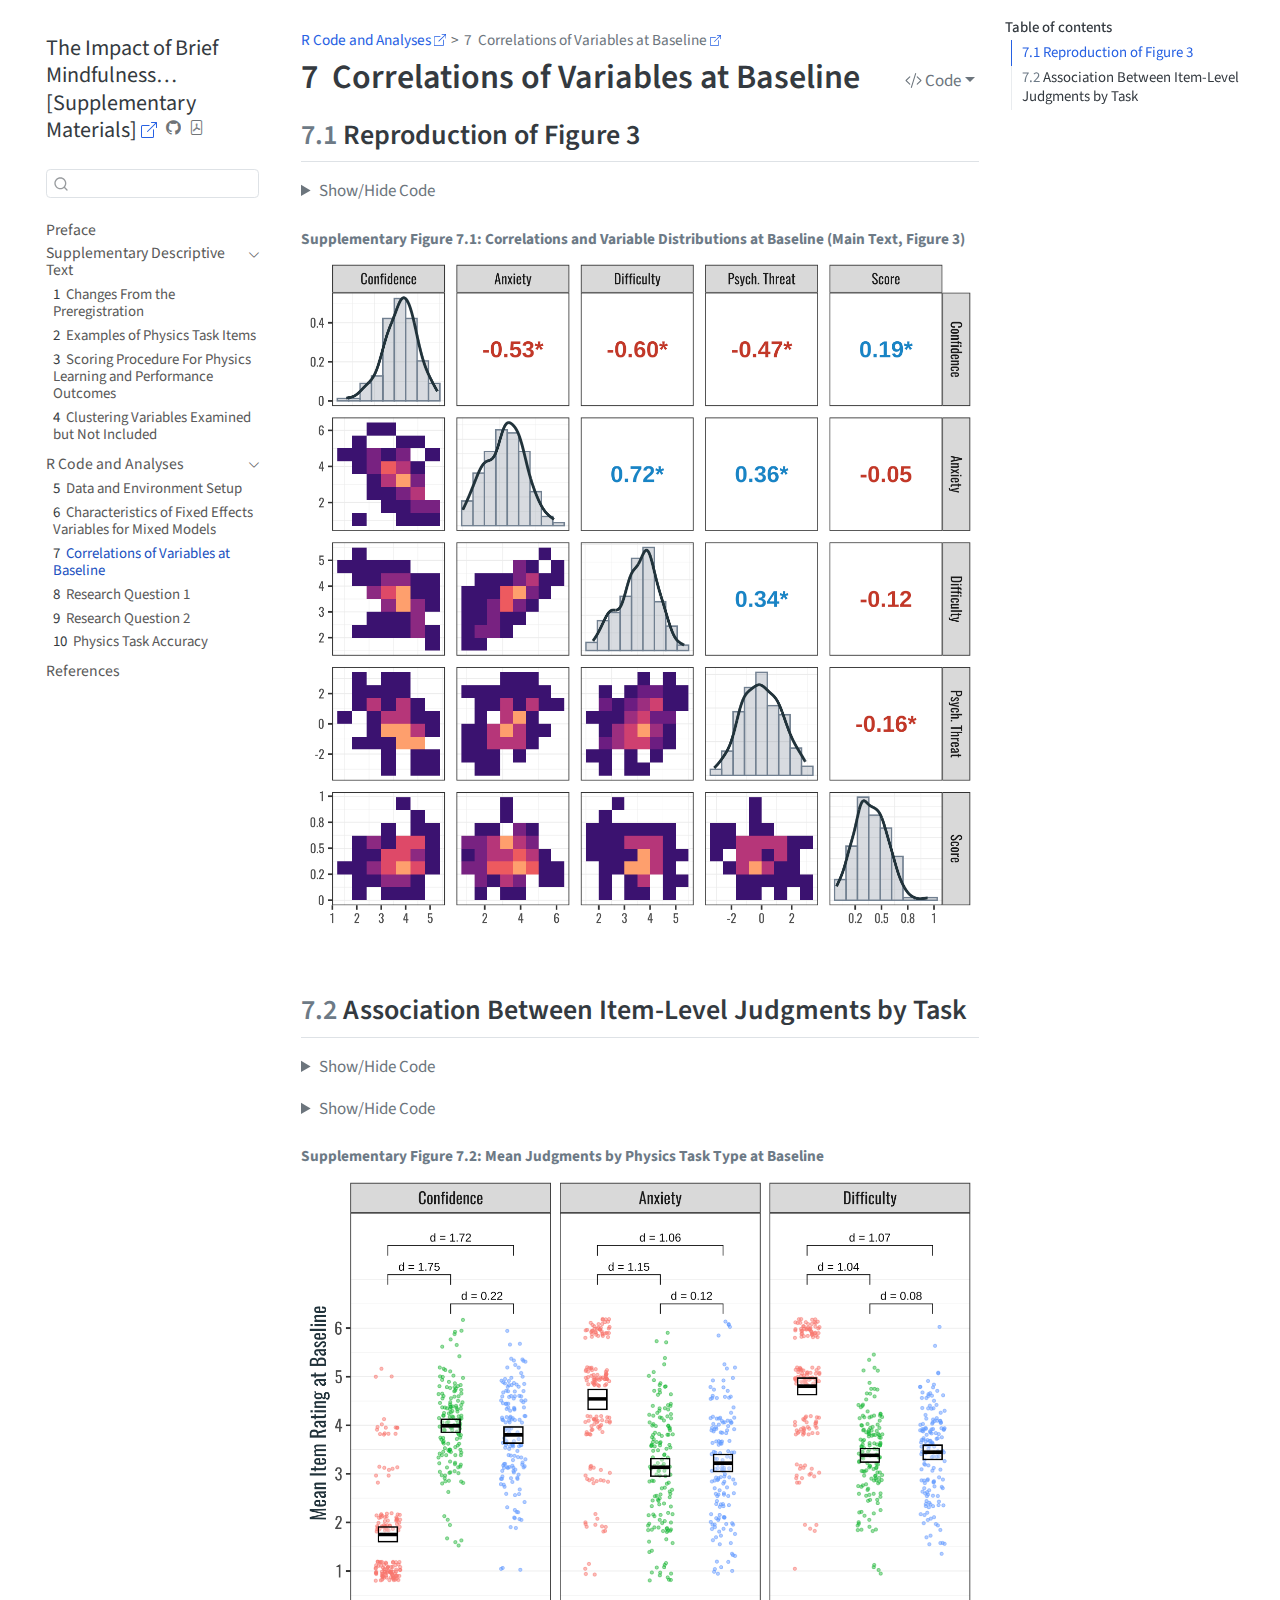
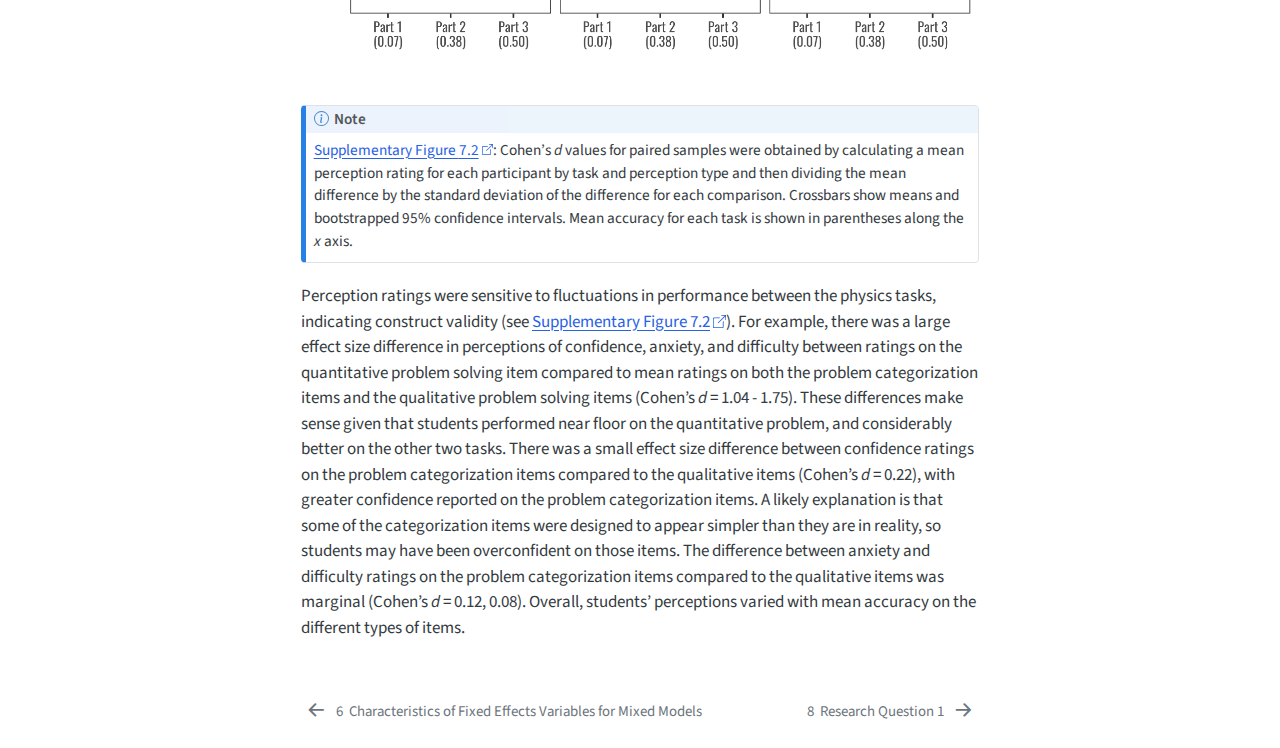
<file: chapters/07-baseline-correlations.html>
<!DOCTYPE html>
<html xmlns="http://www.w3.org/1999/xhtml" lang="en" xml:lang="en"><head>
<meta http-equiv="Content-Type" content="text/html; charset=UTF-8">
<meta charset="utf-8">
<meta name="generator" content="quarto-1.7.29">
<meta name="viewport" content="width=device-width, initial-scale=1.0, user-scalable=yes">
<title>7&nbsp; Correlations of Variables at Baseline – The Impact of Brief Mindfulness Training on Judgments of Confidence, Anxiety, and Difficulty While Answering Physics Questions</title>
<style>
code{white-space: pre-wrap;}
span.smallcaps{font-variant: small-caps;}
div.columns{display: flex; gap: min(4vw, 1.5em);}
div.column{flex: auto; overflow-x: auto;}
div.hanging-indent{margin-left: 1.5em; text-indent: -1.5em;}
ul.task-list{list-style: none;}
ul.task-list li input[type="checkbox"] {
  width: 0.8em;
  margin: 0 0.8em 0.2em -1em; /* quarto-specific, see https://github.com/quarto-dev/quarto-cli/issues/4556 */ 
  vertical-align: middle;
}
/* CSS for syntax highlighting */
html { -webkit-text-size-adjust: 100%; }
pre > code.sourceCode { white-space: pre; position: relative; }
pre > code.sourceCode > span { display: inline-block; line-height: 1.25; }
pre > code.sourceCode > span:empty { height: 1.2em; }
.sourceCode { overflow: visible; }
code.sourceCode > span { color: inherit; text-decoration: inherit; }
div.sourceCode { margin: 1em 0; }
pre.sourceCode { margin: 0; }
@media screen {
div.sourceCode { overflow: auto; }
}
@media print {
pre > code.sourceCode { white-space: pre-wrap; }
pre > code.sourceCode > span { text-indent: -5em; padding-left: 5em; }
}
pre.numberSource code
  { counter-reset: source-line 0; }
pre.numberSource code > span
  { position: relative; left: -4em; counter-increment: source-line; }
pre.numberSource code > span > a:first-child::before
  { content: counter(source-line);
    position: relative; left: -1em; text-align: right; vertical-align: baseline;
    border: none; display: inline-block;
    -webkit-touch-callout: none; -webkit-user-select: none;
    -khtml-user-select: none; -moz-user-select: none;
    -ms-user-select: none; user-select: none;
    padding: 0 4px; width: 4em;
  }
pre.numberSource { margin-left: 3em;  padding-left: 4px; }
div.sourceCode
  {   }
@media screen {
pre > code.sourceCode > span > a:first-child::before { text-decoration: underline; }
}
</style>

<script src="../site_libs/quarto-nav/quarto-nav.js"></script>
<script src="../site_libs/quarto-nav/headroom.min.js"></script>
<script src="../site_libs/clipboard/clipboard.min.js"></script>
<script src="../site_libs/quarto-search/autocomplete.umd.js"></script>
<script src="../site_libs/quarto-search/fuse.min.js"></script>
<script src="../site_libs/quarto-search/quarto-search.js"></script>
<meta name="quarto:offset" content="../">
<link href="../chapters/08-research-question-1.html" rel="next">
<link href="../chapters/06-variable-characteristics.html" rel="prev">
<script src="../site_libs/quarto-html/quarto.js" type="module"></script>
<script src="../site_libs/quarto-html/tabsets/tabsets.js" type="module"></script>
<script src="../site_libs/quarto-html/popper.min.js"></script>
<script src="../site_libs/quarto-html/tippy.umd.min.js"></script>
<script src="../site_libs/quarto-html/anchor.min.js"></script>
<link href="../site_libs/quarto-html/tippy.css" rel="stylesheet">
<link href="../site_libs/quarto-html/quarto-syntax-highlighting-0815c480559380816a4d1ea211a47e91.css" rel="stylesheet" id="quarto-text-highlighting-styles">
<script src="../site_libs/bootstrap/bootstrap.min.js"></script>
<link href="../site_libs/bootstrap/bootstrap-icons.css" rel="stylesheet">
<link href="../site_libs/bootstrap/bootstrap-d3c9390091c69a50683db05bc45f20d8.min.css" rel="stylesheet" append-hash="true" id="quarto-bootstrap" data-mode="light">
<script src="../site_libs/quarto-contrib/glightbox/glightbox.min.js"></script>
<link href="../site_libs/quarto-contrib/glightbox/glightbox.min.css" rel="stylesheet">
<link href="../site_libs/quarto-contrib/glightbox/lightbox.css" rel="stylesheet"><script id="quarto-search-options" type="application/json">{
  "location": "sidebar",
  "copy-button": false,
  "collapse-after": 3,
  "panel-placement": "start",
  "type": "textbox",
  "limit": 50,
  "keyboard-shortcut": [
    "f",
    "/",
    "s"
  ],
  "show-item-context": false,
  "language": {
    "search-no-results-text": "No results",
    "search-matching-documents-text": "matching documents",
    "search-copy-link-title": "Copy link to search",
    "search-hide-matches-text": "Hide additional matches",
    "search-more-match-text": "more match in this document",
    "search-more-matches-text": "more matches in this document",
    "search-clear-button-title": "Clear",
    "search-text-placeholder": "",
    "search-detached-cancel-button-title": "Cancel",
    "search-submit-button-title": "Submit",
    "search-label": "Search"
  }
}</script><link rel="stylesheet" href="../css/styles.css">
</head>
<body class="nav-sidebar floating quarto-light">

<div id="quarto-search-results"></div>
  <header id="quarto-header" class="headroom fixed-top"><nav class="quarto-secondary-nav"><div class="container-fluid d-flex">
      <button type="button" class="quarto-btn-toggle btn" data-bs-toggle="collapse" role="button" data-bs-target=".quarto-sidebar-collapse-item" aria-controls="quarto-sidebar" aria-expanded="false" aria-label="Toggle sidebar navigation" onclick="if (window.quartoToggleHeadroom) { window.quartoToggleHeadroom(); }">
        <i class="bi bi-layout-text-sidebar-reverse"></i>
      </button>
        <nav class="quarto-page-breadcrumbs" aria-label="breadcrumb"><ol class="breadcrumb"><li class="breadcrumb-item"><a href="../chapters/05-data-setup.html">R Code and Analyses</a></li><li class="breadcrumb-item"><a href="../chapters/07-baseline-correlations.html"><span class="chapter-number">7</span>&nbsp; <span class="chapter-title">Correlations of Variables at Baseline</span></a></li></ol></nav>
        <a class="flex-grow-1" role="navigation" data-bs-toggle="collapse" data-bs-target=".quarto-sidebar-collapse-item" aria-controls="quarto-sidebar" aria-expanded="false" aria-label="Toggle sidebar navigation" onclick="if (window.quartoToggleHeadroom) { window.quartoToggleHeadroom(); }">      
        </a>
      <button type="button" class="btn quarto-search-button" aria-label="Search" onclick="window.quartoOpenSearch();">
        <i class="bi bi-search"></i>
      </button>
    </div>
  </nav></header><!-- content --><div id="quarto-content" class="quarto-container page-columns page-rows-contents page-layout-article">
<!-- sidebar -->
  <nav id="quarto-sidebar" class="sidebar collapse collapse-horizontal quarto-sidebar-collapse-item sidebar-navigation floating overflow-auto"><div class="pt-lg-2 mt-2 text-left sidebar-header">
    <div class="sidebar-title mb-0 py-0">
      <a href="../">The Impact of Brief Mindfulness… [Supplementary Materials]</a> 
        <div class="sidebar-tools-main">
    <a href="https://github.com/apelakh/pelakh-et-al-2025-supplement/tree/article-supplement" title="Source Code" class="quarto-navigation-tool px-1" aria-label="Source Code"><i class="bi bi-github"></i></a>
    <a href="../Pelakh-et-al-supplement.pdf" title="Download PDF" class="quarto-navigation-tool px-1" aria-label="Download PDF"><i class="bi bi-file-pdf"></i></a>
</div>
    </div>
      </div>
        <div class="mt-2 flex-shrink-0 align-items-center">
        <div class="sidebar-search">
        <div id="quarto-search" class="" title="Search"></div>
        </div>
        </div>
    <div class="sidebar-menu-container"> 
    <ul class="list-unstyled mt-1">
<li class="sidebar-item">
  <div class="sidebar-item-container"> 
  <a href="../index.html" class="sidebar-item-text sidebar-link">
 <span class="menu-text">Preface</span></a>
  </div>
</li>
        <li class="sidebar-item sidebar-item-section">
      <div class="sidebar-item-container"> 
            <a class="sidebar-item-text sidebar-link text-start" data-bs-toggle="collapse" data-bs-target="#quarto-sidebar-section-1" role="navigation" aria-expanded="true">
 <span class="menu-text">Supplementary Descriptive Text</span></a>
          <a class="sidebar-item-toggle text-start" data-bs-toggle="collapse" data-bs-target="#quarto-sidebar-section-1" role="navigation" aria-expanded="true" aria-label="Toggle section">
            <i class="bi bi-chevron-right ms-2"></i>
          </a> 
      </div>
      <ul id="quarto-sidebar-section-1" class="collapse list-unstyled sidebar-section depth1 show">
<li class="sidebar-item">
  <div class="sidebar-item-container"> 
  <a href="../chapters/01-changes-from-preregistration.html" class="sidebar-item-text sidebar-link">
 <span class="menu-text"><span class="chapter-number">1</span>&nbsp; <span class="chapter-title">Changes From the Preregistration</span></span></a>
  </div>
</li>
          <li class="sidebar-item">
  <div class="sidebar-item-container"> 
  <a href="../chapters/02-physics-tasks-descriptions.html" class="sidebar-item-text sidebar-link">
 <span class="menu-text"><span class="chapter-number">2</span>&nbsp; <span class="chapter-title">Examples of Physics Task Items</span></span></a>
  </div>
</li>
          <li class="sidebar-item">
  <div class="sidebar-item-container"> 
  <a href="../chapters/03-physics-tasks-scoring.html" class="sidebar-item-text sidebar-link">
 <span class="menu-text"><span class="chapter-number">3</span>&nbsp; <span class="chapter-title">Scoring Procedure For Physics Learning and Performance Outcomes</span></span></a>
  </div>
</li>
          <li class="sidebar-item">
  <div class="sidebar-item-container"> 
  <a href="../chapters/04-clustering-variables.html" class="sidebar-item-text sidebar-link">
 <span class="menu-text"><span class="chapter-number">4</span>&nbsp; <span class="chapter-title">Clustering Variables Examined but Not Included</span></span></a>
  </div>
</li>
      </ul>
</li>
        <li class="sidebar-item sidebar-item-section">
      <div class="sidebar-item-container"> 
            <a class="sidebar-item-text sidebar-link text-start" data-bs-toggle="collapse" data-bs-target="#quarto-sidebar-section-2" role="navigation" aria-expanded="true">
 <span class="menu-text">R Code and Analyses</span></a>
          <a class="sidebar-item-toggle text-start" data-bs-toggle="collapse" data-bs-target="#quarto-sidebar-section-2" role="navigation" aria-expanded="true" aria-label="Toggle section">
            <i class="bi bi-chevron-right ms-2"></i>
          </a> 
      </div>
      <ul id="quarto-sidebar-section-2" class="collapse list-unstyled sidebar-section depth1 show">
<li class="sidebar-item">
  <div class="sidebar-item-container"> 
  <a href="../chapters/05-data-setup.html" class="sidebar-item-text sidebar-link">
 <span class="menu-text"><span class="chapter-number">5</span>&nbsp; <span class="chapter-title">Data and Environment Setup</span></span></a>
  </div>
</li>
          <li class="sidebar-item">
  <div class="sidebar-item-container"> 
  <a href="../chapters/06-variable-characteristics.html" class="sidebar-item-text sidebar-link">
 <span class="menu-text"><span class="chapter-number">6</span>&nbsp; <span class="chapter-title">Characteristics of Fixed Effects Variables for Mixed Models</span></span></a>
  </div>
</li>
          <li class="sidebar-item">
  <div class="sidebar-item-container"> 
  <a href="../chapters/07-baseline-correlations.html" class="sidebar-item-text sidebar-link active">
 <span class="menu-text"><span class="chapter-number">7</span>&nbsp; <span class="chapter-title">Correlations of Variables at Baseline</span></span></a>
  </div>
</li>
          <li class="sidebar-item">
  <div class="sidebar-item-container"> 
  <a href="../chapters/08-research-question-1.html" class="sidebar-item-text sidebar-link">
 <span class="menu-text"><span class="chapter-number">8</span>&nbsp; <span class="chapter-title">Research Question 1</span></span></a>
  </div>
</li>
          <li class="sidebar-item">
  <div class="sidebar-item-container"> 
  <a href="../chapters/09-research-question-2.html" class="sidebar-item-text sidebar-link">
 <span class="menu-text"><span class="chapter-number">9</span>&nbsp; <span class="chapter-title">Research Question 2</span></span></a>
  </div>
</li>
          <li class="sidebar-item">
  <div class="sidebar-item-container"> 
  <a href="../chapters/10-accuracy-results.html" class="sidebar-item-text sidebar-link">
 <span class="menu-text"><span class="chapter-number">10</span>&nbsp; <span class="chapter-title">Physics Task Accuracy</span></span></a>
  </div>
</li>
      </ul>
</li>
        <li class="sidebar-item">
  <div class="sidebar-item-container"> 
  <a href="../references.html" class="sidebar-item-text sidebar-link">
 <span class="menu-text">References</span></a>
  </div>
</li>
    </ul>
</div>
</nav><div id="quarto-sidebar-glass" class="quarto-sidebar-collapse-item" data-bs-toggle="collapse" data-bs-target=".quarto-sidebar-collapse-item"></div>
<!-- margin-sidebar -->
    <div id="quarto-margin-sidebar" class="sidebar margin-sidebar">
        <nav id="TOC" role="doc-toc" class="toc-active" data-toc-expanded="2"><h2 id="toc-title">Table of contents</h2>
   
  <ul>
<li><a href="#reproduction-of-figure-3" id="toc-reproduction-of-figure-3" class="nav-link active" data-scroll-target="#reproduction-of-figure-3"><span class="header-section-number">7.1</span> Reproduction of Figure 3</a></li>
  <li><a href="#association-between-item-level-judgments-by-task" id="toc-association-between-item-level-judgments-by-task" class="nav-link" data-scroll-target="#association-between-item-level-judgments-by-task"><span class="header-section-number">7.2</span> Association Between Item-Level Judgments by Task</a></li>
  </ul></nav>
    </div>
<!-- main -->
<main class="content" id="quarto-document-content"><header id="title-block-header" class="quarto-title-block default"><nav class="quarto-page-breadcrumbs quarto-title-breadcrumbs d-none d-lg-block" aria-label="breadcrumb"><ol class="breadcrumb"><li class="breadcrumb-item"><a href="../chapters/05-data-setup.html">R Code and Analyses</a></li><li class="breadcrumb-item"><a href="../chapters/07-baseline-correlations.html"><span class="chapter-number">7</span>&nbsp; <span class="chapter-title">Correlations of Variables at Baseline</span></a></li></ol></nav><div class="quarto-title">
<div class="quarto-title-block"><div><h1 class="title">
<span class="chapter-number">7</span>&nbsp; <span class="chapter-title">Correlations of Variables at Baseline</span>
</h1><button type="button" class="btn code-tools-button dropdown-toggle" id="quarto-code-tools-menu" data-bs-toggle="dropdown" aria-expanded="false"><i class="bi"></i> Code</button><ul class="dropdown-menu dropdown-menu-end" aria-labelelledby="quarto-code-tools-menu"><li><a id="quarto-show-all-code" class="dropdown-item" href="javascript:void(0)" role="button">Show All Code</a></li><li><a id="quarto-hide-all-code" class="dropdown-item" href="javascript:void(0)" role="button">Hide All Code</a></li><li><hr class="dropdown-divider"></li><li><a id="quarto-view-source" class="dropdown-item" href="javascript:void(0)" role="button">View Source</a></li></ul></div></div>
</div>



<div class="quarto-title-meta">

    
  
    
  </div>
  


</header><section id="reproduction-of-figure-3" class="level2" data-number="7.1"><h2 data-number="7.1" class="anchored" data-anchor-id="reproduction-of-figure-3">
<span class="header-section-number">7.1</span> Reproduction of Figure 3</h2>
<div class="cell">
<details class="code-fold"><summary>Show/Hide Code</summary><div class="sourceCode" id="cb1"><pre class="downlit sourceCode r code-with-copy"><code class="sourceCode R"><span><span class="va">data_rq1</span> <span class="op">%&gt;%</span></span>
<span>  <span class="fu"><a href="https://rdrr.io/r/stats/filter.html">filter</a></span><span class="op">(</span><span class="va">Timepoint</span> <span class="op">==</span> <span class="st">"Baseline"</span><span class="op">)</span> <span class="op">%&gt;%</span></span>
<span>  <span class="fu">group_by</span><span class="op">(</span><span class="va">Participant</span>, <span class="va">perception</span>, <span class="va">Baseline_Threat</span><span class="op">)</span> <span class="op">%&gt;%</span></span>
<span>  <span class="fu">summarise</span><span class="op">(</span>rating <span class="op">=</span> <span class="fu"><a href="https://rdrr.io/r/base/mean.html">mean</a></span><span class="op">(</span><span class="va">rating</span><span class="op">)</span>, Score <span class="op">=</span> <span class="fu"><a href="https://rdrr.io/r/base/mean.html">mean</a></span><span class="op">(</span><span class="va">Score</span><span class="op">)</span><span class="op">)</span> <span class="op">%&gt;%</span></span>
<span>  <span class="fu">pivot_wider</span><span class="op">(</span></span>
<span>    names_from <span class="op">=</span> <span class="va">perception</span>,</span>
<span>    values_from <span class="op">=</span> <span class="va">rating</span></span>
<span>  <span class="op">)</span> <span class="op">%&gt;%</span></span>
<span>  <span class="fu">GGally</span><span class="fu">::</span><span class="fu"><a href="https://ggobi.github.io/ggally/reference/ggpairs.html">ggpairs</a></span><span class="op">(</span></span>
<span>    columns <span class="op">=</span> <span class="fu"><a href="https://rdrr.io/r/base/c.html">c</a></span><span class="op">(</span></span>
<span>      <span class="st">"Confidence"</span>,</span>
<span>      <span class="st">"Anxiety"</span>,</span>
<span>      <span class="st">"Difficulty"</span>,</span>
<span>      <span class="st">"Baseline_Threat"</span>,</span>
<span>      <span class="st">"Score"</span></span>
<span>    <span class="op">)</span>,</span>
<span>    columnLabels <span class="op">=</span> <span class="fu"><a href="https://rdrr.io/r/base/c.html">c</a></span><span class="op">(</span></span>
<span>      <span class="st">"Confidence"</span>,</span>
<span>      <span class="st">"Anxiety"</span>,</span>
<span>      <span class="st">"Difficulty"</span>,</span>
<span>      <span class="st">"Psych. Threat"</span>,</span>
<span>      <span class="st">"Score"</span></span>
<span>    <span class="op">)</span>,</span>
<span>    diag <span class="op">=</span> <span class="fu"><a href="https://rdrr.io/r/base/list.html">list</a></span><span class="op">(</span>continuous <span class="op">=</span> <span class="va">fun_diag</span><span class="op">)</span>,</span>
<span>    upper <span class="op">=</span> <span class="fu"><a href="https://rdrr.io/r/base/list.html">list</a></span><span class="op">(</span>continuous <span class="op">=</span> <span class="fu">wrap</span><span class="op">(</span><span class="va">fun_cor_stat</span>, method <span class="op">=</span> <span class="st">"pearson"</span>, size <span class="op">=</span> <span class="fl">6</span><span class="op">)</span><span class="op">)</span>,</span>
<span>    lower <span class="op">=</span> <span class="fu"><a href="https://rdrr.io/r/base/list.html">list</a></span><span class="op">(</span>continuous <span class="op">=</span> <span class="va">fun_lower</span><span class="op">)</span></span>
<span>  <span class="op">)</span> <span class="op">+</span></span>
<span>  <span class="fu">theme</span><span class="op">(</span>panel.spacing <span class="op">=</span> <span class="fu">unit</span><span class="op">(</span><span class="fl">3</span>, <span class="st">"mm"</span><span class="op">)</span>, axis.text <span class="op">=</span> <span class="fu">element_text</span><span class="op">(</span>size <span class="op">=</span> <span class="fl">9</span><span class="op">)</span><span class="op">)</span> <span class="op">+</span></span>
<span>  <span class="fu">scale_x_continuous</span><span class="op">(</span>labels <span class="op">=</span> <span class="op">~</span> <span class="fu"><a href="https://rdrr.io/r/base/Round.html">round</a></span><span class="op">(</span><span class="va">.</span>, <span class="fl">1</span><span class="op">)</span><span class="op">)</span> <span class="op">+</span></span>
<span>  <span class="fu">scale_y_continuous</span><span class="op">(</span>labels <span class="op">=</span> <span class="op">~</span> <span class="fu"><a href="https://rdrr.io/r/base/Round.html">round</a></span><span class="op">(</span><span class="va">.</span>, <span class="fl">1</span><span class="op">)</span><span class="op">)</span></span></code><button title="Copy to Clipboard" class="code-copy-button"><i class="bi"></i></button></pre></div>
</details><div class="cell-output-display">
<div id="fig-main-fig-3" class="quarto-float quarto-figure quarto-figure-center anchored">
<figure class="quarto-float quarto-float-fig figure"><figcaption class="quarto-float-caption-top quarto-float-caption quarto-float-fig" id="fig-main-fig-3-caption-0ceaefa1-69ba-4598-a22c-09a6ac19f8ca">
Supplementary Figure&nbsp;7.1: Correlations and Variable Distributions at Baseline (Main Text, Figure 3)
</figcaption><div aria-describedby="fig-main-fig-3-caption-0ceaefa1-69ba-4598-a22c-09a6ac19f8ca">
<a href="07-baseline-correlations_files/figure-html/fig-main-fig-3-1.png" class="lightbox" data-gallery="quarto-lightbox-gallery-1" title="Supplementary Figure&nbsp;7.1: Correlations and Variable Distributions at Baseline (Main Text, Figure 3)"><img src="07-baseline-correlations_files/figure-html/fig-main-fig-3-1.png" class="img-fluid figure-img" style="width:100.0%"></a>
</div>
</figure>
</div>
</div>
</div>
</section><section id="association-between-item-level-judgments-by-task" class="level2" data-number="7.2"><h2 data-number="7.2" class="anchored" data-anchor-id="association-between-item-level-judgments-by-task">
<span class="header-section-number">7.2</span> Association Between Item-Level Judgments by Task</h2>
<div class="cell">
<details class="code-fold"><summary>Show/Hide Code</summary><div class="sourceCode" id="cb2"><pre class="downlit sourceCode r code-with-copy"><code class="sourceCode R"><span><span class="va">baseline_task_compare</span> <span class="op">&lt;-</span> <span class="va">data_rq1</span> <span class="op">%&gt;%</span></span>
<span>  <span class="fu"><a href="https://rdrr.io/r/stats/filter.html">filter</a></span><span class="op">(</span><span class="va">Timepoint</span> <span class="op">==</span> <span class="st">"Baseline"</span><span class="op">)</span> <span class="op">%&gt;%</span></span>
<span>  <span class="fu">group_by</span><span class="op">(</span><span class="va">perception</span><span class="op">)</span> <span class="op">%&gt;%</span></span>
<span>  <span class="va">nest</span> <span class="op">%&gt;%</span></span>
<span>  <span class="fu">mutate</span><span class="op">(</span></span>
<span>    data <span class="op">=</span> <span class="fu">map</span><span class="op">(</span></span>
<span>      <span class="va">data</span>,</span>
<span>      <span class="op">~</span> <span class="fu">group_by</span><span class="op">(</span><span class="va">.x</span>, <span class="va">Participant</span>, <span class="va">Part</span><span class="op">)</span> <span class="op">%&gt;%</span></span>
<span>        <span class="fu">summarise</span><span class="op">(</span>rating <span class="op">=</span> <span class="fu"><a href="https://rdrr.io/r/base/mean.html">mean</a></span><span class="op">(</span><span class="va">rating</span><span class="op">)</span>, .groups <span class="op">=</span> <span class="st">"drop"</span><span class="op">)</span> <span class="op">%&gt;%</span></span>
<span>        <span class="va">ungroup</span></span>
<span>    <span class="op">)</span>,</span>
<span>    t_test <span class="op">=</span> <span class="fu">map</span><span class="op">(</span></span>
<span>      <span class="va">data</span>,</span>
<span>      <span class="op">~</span> <span class="fu">pairwise_t_test</span><span class="op">(</span></span>
<span>        <span class="va">.x</span>,</span>
<span>        <span class="va">rating</span> <span class="op">~</span> <span class="va">Part</span>,</span>
<span>        p.adjust.method <span class="op">=</span> <span class="st">"BH"</span>,</span>
<span>        paired <span class="op">=</span> <span class="cn">TRUE</span></span>
<span>      <span class="op">)</span></span>
<span>    <span class="op">)</span>,</span>
<span>    cohens <span class="op">=</span> <span class="fu">map</span><span class="op">(</span><span class="va">data</span>, <span class="op">~</span> <span class="fu">cohens_d</span><span class="op">(</span><span class="va">.x</span>, <span class="va">rating</span> <span class="op">~</span> <span class="va">Part</span>, paired <span class="op">=</span> <span class="cn">TRUE</span><span class="op">)</span><span class="op">)</span>,</span>
<span>    tmp <span class="op">=</span> <span class="fu">map2</span><span class="op">(</span></span>
<span>      <span class="va">t_test</span>,</span>
<span>      <span class="va">cohens</span>,</span>
<span>      <span class="op">~</span> <span class="fu">full_join</span><span class="op">(</span><span class="va">.x</span>, <span class="va">.y</span>, by <span class="op">=</span> <span class="fu">join_by</span><span class="op">(</span><span class="va">.y.</span>, <span class="va">group1</span>, <span class="va">group2</span>, <span class="va">n1</span>, <span class="va">n2</span><span class="op">)</span><span class="op">)</span></span>
<span>    <span class="op">)</span></span>
<span>  <span class="op">)</span> <span class="op">%&gt;%</span></span>
<span>  <span class="fu">name_list_columns</span><span class="op">(</span><span class="op">)</span> <span class="op">%&gt;%</span></span>
<span>  <span class="fu">unnest</span><span class="op">(</span><span class="va">tmp</span><span class="op">)</span> <span class="op">%&gt;%</span></span>
<span>  <span class="fu">select</span><span class="op">(</span><span class="op">-</span><span class="fu"><a href="https://rdrr.io/r/base/c.html">c</a></span><span class="op">(</span><span class="va">data</span><span class="op">:</span><span class="va">`.y.`</span><span class="op">)</span><span class="op">)</span></span>
<span></span>
<span><span class="va">baseline_task_accuracy</span> <span class="op">&lt;-</span> <span class="va">data_rq1</span> <span class="op">|&gt;</span></span>
<span>  <span class="fu"><a href="https://rdrr.io/r/stats/filter.html">filter</a></span><span class="op">(</span><span class="va">Timepoint</span> <span class="op">==</span> <span class="st">"Baseline"</span><span class="op">)</span> <span class="op">|&gt;</span></span>
<span>  <span class="fu">pivot_wider</span><span class="op">(</span></span>
<span>    names_from <span class="op">=</span> <span class="va">perception</span>,</span>
<span>    values_from <span class="op">=</span> <span class="va">rating</span></span>
<span>  <span class="op">)</span> <span class="op">|&gt;</span></span>
<span>  <span class="fu">summarise</span><span class="op">(</span></span>
<span>    .by <span class="op">=</span> <span class="va">Part</span>,</span>
<span>    Score <span class="op">=</span> <span class="fu"><a href="https://rdrr.io/r/base/mean.html">mean</a></span><span class="op">(</span><span class="va">Score</span><span class="op">)</span></span>
<span>  <span class="op">)</span> <span class="op">|&gt;</span></span>
<span>  <span class="fu">deframe</span><span class="op">(</span><span class="op">)</span> <span class="op">|&gt;</span></span>
<span>  <span class="fu">scales</span><span class="fu">::</span><span class="fu"><a href="https://scales.r-lib.org/reference/number.html">number</a></span><span class="op">(</span>accuracy <span class="op">=</span> <span class="fl">.01</span><span class="op">)</span></span>
<span></span>
<span><span class="co"># Stats to be used below:</span></span>
<span><span class="va">quant_d</span> <span class="op">&lt;-</span> <span class="va">baseline_task_compare</span> <span class="op">|&gt;</span></span>
<span>  <span class="fu"><a href="https://rdrr.io/r/stats/filter.html">filter</a></span><span class="op">(</span><span class="va">group2</span> <span class="op">==</span> <span class="st">"Quantitative"</span><span class="op">)</span> <span class="op">|&gt;</span></span>
<span>  <span class="fu">ungroup</span><span class="op">(</span><span class="op">)</span> <span class="op">|&gt;</span></span>
<span>  <span class="fu">mutate</span><span class="op">(</span><span class="fu">across</span><span class="op">(</span><span class="va">effsize</span>, \<span class="op">(</span><span class="va">x</span><span class="op">)</span> <span class="fu"><a href="https://rdrr.io/r/base/Round.html">round</a></span><span class="op">(</span><span class="fu"><a href="https://rdrr.io/r/base/MathFun.html">abs</a></span><span class="op">(</span><span class="va">x</span><span class="op">)</span>, <span class="fl">2</span><span class="op">)</span><span class="op">)</span><span class="op">)</span> <span class="op">|&gt;</span></span>
<span>  <span class="fu">get_summary_stats</span><span class="op">(</span><span class="va">effsize</span>, show <span class="op">=</span> <span class="fu"><a href="https://rdrr.io/r/base/c.html">c</a></span><span class="op">(</span><span class="st">"min"</span>, <span class="st">"max"</span><span class="op">)</span><span class="op">)</span></span>
<span></span>
<span><span class="va">compare_23</span> <span class="op">&lt;-</span> <span class="va">baseline_task_compare</span> <span class="op">|&gt;</span></span>
<span>  <span class="fu"><a href="https://rdrr.io/r/stats/filter.html">filter</a></span><span class="op">(</span><span class="fu">str_detect</span><span class="op">(</span><span class="va">group1</span>, <span class="st">"Cat"</span><span class="op">)</span>, <span class="fu">str_detect</span><span class="op">(</span><span class="va">group2</span>, <span class="st">"Qual"</span><span class="op">)</span><span class="op">)</span> <span class="op">|&gt;</span></span>
<span>  <span class="fu">select</span><span class="op">(</span><span class="va">perception</span>, <span class="va">effsize</span><span class="op">)</span> <span class="op">|&gt;</span></span>
<span>  <span class="fu">deframe</span><span class="op">(</span><span class="op">)</span> <span class="op">|&gt;</span></span>
<span>  <span class="fu"><a href="https://rdrr.io/r/base/Round.html">round</a></span><span class="op">(</span><span class="fl">2</span><span class="op">)</span> <span class="op">|&gt;</span></span>
<span>  <span class="fu"><a href="https://rdrr.io/r/base/MathFun.html">abs</a></span><span class="op">(</span><span class="op">)</span></span></code><button title="Copy to Clipboard" class="code-copy-button"><i class="bi"></i></button></pre></div>
</details>
</div>
<div class="cell">
<details class="code-fold"><summary>Show/Hide Code</summary><div class="sourceCode" id="cb3"><pre class="downlit sourceCode r code-with-copy"><code class="sourceCode R"><span><span class="va">dodge_width</span> <span class="op">&lt;-</span> <span class="fl">.7</span></span>
<span></span>
<span><span class="va">data_rq1</span> <span class="op">%&gt;%</span></span>
<span>  <span class="fu"><a href="https://rdrr.io/r/stats/filter.html">filter</a></span><span class="op">(</span><span class="va">Timepoint</span> <span class="op">==</span> <span class="st">"Baseline"</span><span class="op">)</span> <span class="op">%&gt;%</span></span>
<span>  <span class="fu">group_by</span><span class="op">(</span><span class="va">Participant</span>, <span class="va">Part</span>, <span class="va">perception</span><span class="op">)</span> <span class="op">%&gt;%</span></span>
<span>  <span class="fu">summarise</span><span class="op">(</span>rating <span class="op">=</span> <span class="fu"><a href="https://rdrr.io/r/base/mean.html">mean</a></span><span class="op">(</span><span class="va">rating</span><span class="op">)</span>, .groups <span class="op">=</span> <span class="st">"drop"</span><span class="op">)</span> <span class="op">%&gt;%</span></span>
<span>  <span class="fu">mutate</span><span class="op">(</span></span>
<span>    perception <span class="op">=</span> <span class="fu"><a href="https://rdrr.io/r/base/factor.html">factor</a></span><span class="op">(</span></span>
<span>      <span class="va">perception</span>,</span>
<span>      levels <span class="op">=</span> <span class="fu"><a href="https://rdrr.io/r/base/c.html">c</a></span><span class="op">(</span><span class="st">"Confidence"</span>, <span class="st">"Anxiety"</span>, <span class="st">"Difficulty"</span><span class="op">)</span></span>
<span>    <span class="op">)</span>,</span>
<span>    Part <span class="op">=</span> <span class="fu">fct_relevel</span><span class="op">(</span><span class="va">Part</span>, <span class="st">"Quantitative"</span><span class="op">)</span></span>
<span>  <span class="op">)</span> <span class="op">%&gt;%</span></span>
<span>  <span class="fu">ggplot</span><span class="op">(</span><span class="fu">aes</span><span class="op">(</span><span class="va">Part</span>, <span class="va">rating</span>, group <span class="op">=</span> <span class="va">Part</span>, color <span class="op">=</span> <span class="va">Part</span><span class="op">)</span><span class="op">)</span> <span class="op">+</span></span>
<span>  <span class="fu">geom_point</span><span class="op">(</span></span>
<span>    position <span class="op">=</span> <span class="fu">position_jitterdodge</span><span class="op">(</span></span>
<span>      jitter.width <span class="op">=</span> <span class="fl">1</span>,</span>
<span>      jitter.height <span class="op">=</span> <span class="fl">.2</span>,</span>
<span>      dodge.width <span class="op">=</span> <span class="fl">.7</span></span>
<span>    <span class="op">)</span>,</span>
<span>    alpha <span class="op">=</span> <span class="fl">.5</span>,</span>
<span>    size <span class="op">=</span> <span class="fl">.8</span></span>
<span>  <span class="op">)</span> <span class="op">+</span></span>
<span>  <span class="fu">stat_summary</span><span class="op">(</span></span>
<span>    geom <span class="op">=</span> <span class="st">"crossbar"</span>,</span>
<span>    fun.data <span class="op">=</span> <span class="st">"mean_cl_boot"</span>,</span>
<span>    color <span class="op">=</span> <span class="st">"black"</span>,</span>
<span>    width <span class="op">=</span> <span class="fl">.3</span>,</span>
<span>    linewidth <span class="op">=</span> <span class="fl">.5</span>,</span>
<span>    fill <span class="op">=</span> <span class="st">"white"</span>,</span>
<span>    alpha <span class="op">=</span> <span class="fl">.3</span>,</span>
<span>    position <span class="op">=</span> <span class="fu">position_dodge</span><span class="op">(</span><span class="va">dodge_width</span><span class="op">)</span></span>
<span>  <span class="op">)</span> <span class="op">+</span></span>
<span>  <span class="fu">ggpubr</span><span class="fu">::</span><span class="fu"><a href="https://rpkgs.datanovia.com/ggpubr/reference/geom_bracket.html">geom_bracket</a></span><span class="op">(</span></span>
<span>    <span class="fu">aes</span><span class="op">(</span></span>
<span>      xmin <span class="op">=</span> <span class="va">group1</span>,</span>
<span>      xmax <span class="op">=</span> <span class="va">group2</span>,</span>
<span>      label <span class="op">=</span> <span class="fu"><a href="https://rdrr.io/r/base/Round.html">round</a></span><span class="op">(</span><span class="fu"><a href="https://rdrr.io/r/base/MathFun.html">abs</a></span><span class="op">(</span><span class="va">effsize</span><span class="op">)</span>, <span class="fl">2</span><span class="op">)</span> <span class="op">%&gt;%</span> <span class="fu"><a href="https://rdrr.io/r/base/paste.html">paste</a></span><span class="op">(</span><span class="st">"d ="</span>, <span class="va">.</span><span class="op">)</span></span>
<span>    <span class="op">)</span>,</span>
<span>    data <span class="op">=</span> <span class="va">baseline_task_compare</span>,</span>
<span>    y.position <span class="op">=</span> <span class="fu"><a href="https://rdrr.io/r/base/rep.html">rep</a></span><span class="op">(</span><span class="fu"><a href="https://rdrr.io/r/base/seq.html">seq</a></span><span class="op">(</span><span class="fl">6.5</span>, <span class="fl">8</span>, <span class="fl">.6</span><span class="op">)</span>, <span class="fl">3</span><span class="op">)</span>,</span>
<span>    inherit.aes <span class="op">=</span> <span class="cn">FALSE</span>,</span>
<span>    label.size <span class="op">=</span> <span class="fl">3</span></span>
<span>  <span class="op">)</span> <span class="op">+</span></span>
<span>  <span class="fu">facet_grid</span><span class="op">(</span><span class="op">~</span><span class="va">perception</span><span class="op">)</span> <span class="op">+</span></span>
<span>  <span class="fu">theme</span><span class="op">(</span></span>
<span>    legend.position <span class="op">=</span> <span class="st">"none"</span>,</span>
<span>    axis.text.x <span class="op">=</span> <span class="fu">element_text</span><span class="op">(</span></span>
<span>      angle <span class="op">=</span> <span class="fl">0</span>,</span>
<span>      hjust <span class="op">=</span> <span class="fl">.5</span>,</span>
<span>      vjust <span class="op">=</span> <span class="fl">1</span>,</span>
<span>      size <span class="op">=</span> <span class="fl">10</span></span>
<span>    <span class="op">)</span>,</span>
<span>    text <span class="op">=</span> <span class="fu">element_text</span><span class="op">(</span>size <span class="op">=</span> <span class="fl">15</span><span class="op">)</span></span>
<span>  <span class="op">)</span> <span class="op">+</span></span>
<span>  <span class="fu">labs</span><span class="op">(</span>x <span class="op">=</span> <span class="cn">NULL</span>, y <span class="op">=</span> <span class="st">"Mean Item Rating at Baseline"</span><span class="op">)</span> <span class="op">+</span></span>
<span>  <span class="fu">scale_y_continuous</span><span class="op">(</span>breaks <span class="op">=</span> <span class="fl">1</span><span class="op">:</span><span class="fl">6</span>, limits <span class="op">=</span> <span class="fu"><a href="https://rdrr.io/r/base/c.html">c</a></span><span class="op">(</span><span class="fl">0.5</span>, <span class="fl">8</span><span class="op">)</span><span class="op">)</span> <span class="op">+</span></span>
<span>  <span class="fu">scale_x_discrete</span><span class="op">(</span></span>
<span>    labels <span class="op">=</span> <span class="op">~</span> <span class="fu"><a href="https://rdrr.io/r/base/paste.html">paste0</a></span><span class="op">(</span></span>
<span>      <span class="fu"><a href="https://rdrr.io/r/base/paste.html">paste</a></span><span class="op">(</span><span class="st">"Part"</span>, <span class="fl">1</span><span class="op">:</span><span class="fl">3</span><span class="op">)</span>,</span>
<span>      <span class="st">"\n("</span>,</span>
<span>      <span class="va">baseline_task_accuracy</span><span class="op">[</span><span class="va">.x</span><span class="op">]</span>,</span>
<span>      <span class="st">")"</span></span>
<span>    <span class="op">)</span></span>
<span>  <span class="op">)</span></span></code><button title="Copy to Clipboard" class="code-copy-button"><i class="bi"></i></button></pre></div>
</details><div class="cell-output-display">
<div id="fig-judgment-by-task" class="quarto-float quarto-figure quarto-figure-center anchored">
<figure class="quarto-float quarto-float-fig figure"><figcaption class="quarto-float-caption-top quarto-float-caption quarto-float-fig" id="fig-judgment-by-task-caption-0ceaefa1-69ba-4598-a22c-09a6ac19f8ca">
Supplementary Figure&nbsp;7.2: Mean Judgments by Physics Task Type at Baseline
</figcaption><div aria-describedby="fig-judgment-by-task-caption-0ceaefa1-69ba-4598-a22c-09a6ac19f8ca">
<a href="07-baseline-correlations_files/figure-html/fig-judgment-by-task-1.png" class="lightbox" data-gallery="quarto-lightbox-gallery-2" title="Supplementary Figure&nbsp;7.2: Mean Judgments by Physics Task Type at Baseline"><img src="07-baseline-correlations_files/figure-html/fig-judgment-by-task-1.png" class="img-fluid figure-img" style="width:100.0%"></a>
</div>
</figure>
</div>
</div>
</div>
<div class="callout callout-style-default callout-note callout-titled">
<div class="callout-header d-flex align-content-center">
<div class="callout-icon-container">
<i class="callout-icon"></i>
</div>
<div class="callout-title-container flex-fill">
Note
</div>
</div>
<div class="callout-body-container callout-body">
<p><a href="#fig-judgment-by-task" class="quarto-xref">Supplementary Figure&nbsp;<span>7.2</span></a>: Cohen’s <em>d</em> values for paired samples were obtained by calculating a mean perception rating for each participant by task and perception type and then dividing the mean difference by the standard deviation of the difference for each comparison. Crossbars show means and bootstrapped 95% confidence intervals. Mean accuracy for each task is shown in parentheses along the <em>x</em> axis.</p>
</div>
</div>
<p>Perception ratings were sensitive to fluctuations in performance between the physics tasks, indicating construct validity (see <a href="#fig-judgment-by-task" class="quarto-xref">Supplementary Figure&nbsp;<span>7.2</span></a>). For example, there was a large effect size difference in perceptions of confidence, anxiety, and difficulty between ratings on the quantitative problem solving item compared to mean ratings on both the problem categorization items and the qualitative problem solving items (Cohen’s <em>d</em> = 1.04 - 1.75). These differences make sense given that students performed near floor on the quantitative problem, and considerably better on the other two tasks. There was a small effect size difference between confidence ratings on the problem categorization items compared to the qualitative items (Cohen’s <em>d</em> = 0.22), with greater confidence reported on the problem categorization items. A likely explanation is that some of the categorization items were designed to appear simpler than they are in reality, so students may have been overconfident on those items. The difference between anxiety and difficulty ratings on the problem categorization items compared to the qualitative items was marginal (Cohen’s <em>d</em> = 0.12, 0.08). Overall, students’ perceptions varied with mean accuracy on the different types of items.</p>


<!-- -->

</section></main><!-- /main --><script id="quarto-html-after-body" type="application/javascript">
  window.document.addEventListener("DOMContentLoaded", function (event) {
    const icon = "";
    const anchorJS = new window.AnchorJS();
    anchorJS.options = {
      placement: 'right',
      icon: icon
    };
    anchorJS.add('.anchored');
    const isCodeAnnotation = (el) => {
      for (const clz of el.classList) {
        if (clz.startsWith('code-annotation-')) {                     
          return true;
        }
      }
      return false;
    }
    const onCopySuccess = function(e) {
      // button target
      const button = e.trigger;
      // don't keep focus
      button.blur();
      // flash "checked"
      button.classList.add('code-copy-button-checked');
      var currentTitle = button.getAttribute("title");
      button.setAttribute("title", "Copied!");
      let tooltip;
      if (window.bootstrap) {
        button.setAttribute("data-bs-toggle", "tooltip");
        button.setAttribute("data-bs-placement", "left");
        button.setAttribute("data-bs-title", "Copied!");
        tooltip = new bootstrap.Tooltip(button, 
          { trigger: "manual", 
            customClass: "code-copy-button-tooltip",
            offset: [0, -8]});
        tooltip.show();    
      }
      setTimeout(function() {
        if (tooltip) {
          tooltip.hide();
          button.removeAttribute("data-bs-title");
          button.removeAttribute("data-bs-toggle");
          button.removeAttribute("data-bs-placement");
        }
        button.setAttribute("title", currentTitle);
        button.classList.remove('code-copy-button-checked');
      }, 1000);
      // clear code selection
      e.clearSelection();
    }
    const getTextToCopy = function(trigger) {
        const codeEl = trigger.previousElementSibling.cloneNode(true);
        for (const childEl of codeEl.children) {
          if (isCodeAnnotation(childEl)) {
            childEl.remove();
          }
        }
        return codeEl.innerText;
    }
    const clipboard = new window.ClipboardJS('.code-copy-button:not([data-in-quarto-modal])', {
      text: getTextToCopy
    });
    clipboard.on('success', onCopySuccess);
    if (window.document.getElementById('quarto-embedded-source-code-modal')) {
      const clipboardModal = new window.ClipboardJS('.code-copy-button[data-in-quarto-modal]', {
        text: getTextToCopy,
        container: window.document.getElementById('quarto-embedded-source-code-modal')
      });
      clipboardModal.on('success', onCopySuccess);
    }
    const viewSource = window.document.getElementById('quarto-view-source') ||
                       window.document.getElementById('quarto-code-tools-source');
    if (viewSource) {
      const sourceUrl = viewSource.getAttribute("data-quarto-source-url");
      viewSource.addEventListener("click", function(e) {
        if (sourceUrl) {
          // rstudio viewer pane
          if (/\bcapabilities=\b/.test(window.location)) {
            window.open(sourceUrl);
          } else {
            window.location.href = sourceUrl;
          }
        } else {
          const modal = new bootstrap.Modal(document.getElementById('quarto-embedded-source-code-modal'));
          modal.show();
        }
        return false;
      });
    }
    function toggleCodeHandler(show) {
      return function(e) {
        const detailsSrc = window.document.querySelectorAll(".cell > details > .sourceCode");
        for (let i=0; i<detailsSrc.length; i++) {
          const details = detailsSrc[i].parentElement;
          if (show) {
            details.open = true;
          } else {
            details.removeAttribute("open");
          }
        }
        const cellCodeDivs = window.document.querySelectorAll(".cell > .sourceCode");
        const fromCls = show ? "hidden" : "unhidden";
        const toCls = show ? "unhidden" : "hidden";
        for (let i=0; i<cellCodeDivs.length; i++) {
          const codeDiv = cellCodeDivs[i];
          if (codeDiv.classList.contains(fromCls)) {
            codeDiv.classList.remove(fromCls);
            codeDiv.classList.add(toCls);
          } 
        }
        return false;
      }
    }
    const hideAllCode = window.document.getElementById("quarto-hide-all-code");
    if (hideAllCode) {
      hideAllCode.addEventListener("click", toggleCodeHandler(false));
    }
    const showAllCode = window.document.getElementById("quarto-show-all-code");
    if (showAllCode) {
      showAllCode.addEventListener("click", toggleCodeHandler(true));
    }
      var localhostRegex = new RegExp(/^(?:http|https):\/\/localhost\:?[0-9]*\//);
      var mailtoRegex = new RegExp(/^mailto:/);
        var filterRegex = new RegExp("https:\/\/apelakh\.github\.io\/pelakh-et-al-2025-supplement\/");
      var isInternal = (href) => {
          return filterRegex.test(href) || localhostRegex.test(href) || mailtoRegex.test(href);
      }
      // Inspect non-navigation links and adorn them if external
     var links = window.document.querySelectorAll('a[href]:not(.nav-link):not(.navbar-brand):not(.toc-action):not(.sidebar-link):not(.sidebar-item-toggle):not(.pagination-link):not(.no-external):not([aria-hidden]):not(.dropdown-item):not(.quarto-navigation-tool):not(.about-link)');
      for (var i=0; i<links.length; i++) {
        const link = links[i];
        if (!isInternal(link.href)) {
          // undo the damage that might have been done by quarto-nav.js in the case of
          // links that we want to consider external
          if (link.dataset.originalHref !== undefined) {
            link.href = link.dataset.originalHref;
          }
            // target, if specified
            link.setAttribute("target", "_blank");
            if (link.getAttribute("rel") === null) {
              link.setAttribute("rel", "noopener");
            }
            // default icon
            link.classList.add("external");
        }
      }
    function tippyHover(el, contentFn, onTriggerFn, onUntriggerFn) {
      const config = {
        allowHTML: true,
        maxWidth: 500,
        delay: 100,
        arrow: false,
        appendTo: function(el) {
            return el.parentElement;
        },
        interactive: true,
        interactiveBorder: 10,
        theme: 'quarto',
        placement: 'bottom-start',
      };
      if (contentFn) {
        config.content = contentFn;
      }
      if (onTriggerFn) {
        config.onTrigger = onTriggerFn;
      }
      if (onUntriggerFn) {
        config.onUntrigger = onUntriggerFn;
      }
      window.tippy(el, config); 
    }
    const noterefs = window.document.querySelectorAll('a[role="doc-noteref"]');
    for (var i=0; i<noterefs.length; i++) {
      const ref = noterefs[i];
      tippyHover(ref, function() {
        // use id or data attribute instead here
        let href = ref.getAttribute('data-footnote-href') || ref.getAttribute('href');
        try { href = new URL(href).hash; } catch {}
        const id = href.replace(/^#\/?/, "");
        const note = window.document.getElementById(id);
        if (note) {
          return note.innerHTML;
        } else {
          return "";
        }
      });
    }
    const xrefs = window.document.querySelectorAll('a.quarto-xref');
    const processXRef = (id, note) => {
      // Strip column container classes
      const stripColumnClz = (el) => {
        el.classList.remove("page-full", "page-columns");
        if (el.children) {
          for (const child of el.children) {
            stripColumnClz(child);
          }
        }
      }
      stripColumnClz(note)
      if (id === null || id.startsWith('sec-')) {
        // Special case sections, only their first couple elements
        const container = document.createElement("div");
        if (note.children && note.children.length > 2) {
          container.appendChild(note.children[0].cloneNode(true));
          for (let i = 1; i < note.children.length; i++) {
            const child = note.children[i];
            if (child.tagName === "P" && child.innerText === "") {
              continue;
            } else {
              container.appendChild(child.cloneNode(true));
              break;
            }
          }
          if (window.Quarto?.typesetMath) {
            window.Quarto.typesetMath(container);
          }
          return container.innerHTML
        } else {
          if (window.Quarto?.typesetMath) {
            window.Quarto.typesetMath(note);
          }
          return note.innerHTML;
        }
      } else {
        // Remove any anchor links if they are present
        const anchorLink = note.querySelector('a.anchorjs-link');
        if (anchorLink) {
          anchorLink.remove();
        }
        if (window.Quarto?.typesetMath) {
          window.Quarto.typesetMath(note);
        }
        if (note.classList.contains("callout")) {
          return note.outerHTML;
        } else {
          return note.innerHTML;
        }
      }
    }
    for (var i=0; i<xrefs.length; i++) {
      const xref = xrefs[i];
      tippyHover(xref, undefined, function(instance) {
        instance.disable();
        let url = xref.getAttribute('href');
        let hash = undefined; 
        if (url.startsWith('#')) {
          hash = url;
        } else {
          try { hash = new URL(url).hash; } catch {}
        }
        if (hash) {
          const id = hash.replace(/^#\/?/, "");
          const note = window.document.getElementById(id);
          if (note !== null) {
            try {
              const html = processXRef(id, note.cloneNode(true));
              instance.setContent(html);
            } finally {
              instance.enable();
              instance.show();
            }
          } else {
            // See if we can fetch this
            fetch(url.split('#')[0])
            .then(res => res.text())
            .then(html => {
              const parser = new DOMParser();
              const htmlDoc = parser.parseFromString(html, "text/html");
              const note = htmlDoc.getElementById(id);
              if (note !== null) {
                const html = processXRef(id, note);
                instance.setContent(html);
              } 
            }).finally(() => {
              instance.enable();
              instance.show();
            });
          }
        } else {
          // See if we can fetch a full url (with no hash to target)
          // This is a special case and we should probably do some content thinning / targeting
          fetch(url)
          .then(res => res.text())
          .then(html => {
            const parser = new DOMParser();
            const htmlDoc = parser.parseFromString(html, "text/html");
            const note = htmlDoc.querySelector('main.content');
            if (note !== null) {
              // This should only happen for chapter cross references
              // (since there is no id in the URL)
              // remove the first header
              if (note.children.length > 0 && note.children[0].tagName === "HEADER") {
                note.children[0].remove();
              }
              const html = processXRef(null, note);
              instance.setContent(html);
            } 
          }).finally(() => {
            instance.enable();
            instance.show();
          });
        }
      }, function(instance) {
      });
    }
        let selectedAnnoteEl;
        const selectorForAnnotation = ( cell, annotation) => {
          let cellAttr = 'data-code-cell="' + cell + '"';
          let lineAttr = 'data-code-annotation="' +  annotation + '"';
          const selector = 'span[' + cellAttr + '][' + lineAttr + ']';
          return selector;
        }
        const selectCodeLines = (annoteEl) => {
          const doc = window.document;
          const targetCell = annoteEl.getAttribute("data-target-cell");
          const targetAnnotation = annoteEl.getAttribute("data-target-annotation");
          const annoteSpan = window.document.querySelector(selectorForAnnotation(targetCell, targetAnnotation));
          const lines = annoteSpan.getAttribute("data-code-lines").split(",");
          const lineIds = lines.map((line) => {
            return targetCell + "-" + line;
          })
          let top = null;
          let height = null;
          let parent = null;
          if (lineIds.length > 0) {
              //compute the position of the single el (top and bottom and make a div)
              const el = window.document.getElementById(lineIds[0]);
              top = el.offsetTop;
              height = el.offsetHeight;
              parent = el.parentElement.parentElement;
            if (lineIds.length > 1) {
              const lastEl = window.document.getElementById(lineIds[lineIds.length - 1]);
              const bottom = lastEl.offsetTop + lastEl.offsetHeight;
              height = bottom - top;
            }
            if (top !== null && height !== null && parent !== null) {
              // cook up a div (if necessary) and position it 
              let div = window.document.getElementById("code-annotation-line-highlight");
              if (div === null) {
                div = window.document.createElement("div");
                div.setAttribute("id", "code-annotation-line-highlight");
                div.style.position = 'absolute';
                parent.appendChild(div);
              }
              div.style.top = top - 2 + "px";
              div.style.height = height + 4 + "px";
              div.style.left = 0;
              let gutterDiv = window.document.getElementById("code-annotation-line-highlight-gutter");
              if (gutterDiv === null) {
                gutterDiv = window.document.createElement("div");
                gutterDiv.setAttribute("id", "code-annotation-line-highlight-gutter");
                gutterDiv.style.position = 'absolute';
                const codeCell = window.document.getElementById(targetCell);
                const gutter = codeCell.querySelector('.code-annotation-gutter');
                gutter.appendChild(gutterDiv);
              }
              gutterDiv.style.top = top - 2 + "px";
              gutterDiv.style.height = height + 4 + "px";
            }
            selectedAnnoteEl = annoteEl;
          }
        };
        const unselectCodeLines = () => {
          const elementsIds = ["code-annotation-line-highlight", "code-annotation-line-highlight-gutter"];
          elementsIds.forEach((elId) => {
            const div = window.document.getElementById(elId);
            if (div) {
              div.remove();
            }
          });
          selectedAnnoteEl = undefined;
        };
          // Handle positioning of the toggle
      window.addEventListener(
        "resize",
        throttle(() => {
          elRect = undefined;
          if (selectedAnnoteEl) {
            selectCodeLines(selectedAnnoteEl);
          }
        }, 10)
      );
      function throttle(fn, ms) {
      let throttle = false;
      let timer;
        return (...args) => {
          if(!throttle) { // first call gets through
              fn.apply(this, args);
              throttle = true;
          } else { // all the others get throttled
              if(timer) clearTimeout(timer); // cancel #2
              timer = setTimeout(() => {
                fn.apply(this, args);
                timer = throttle = false;
              }, ms);
          }
        };
      }
        // Attach click handler to the DT
        const annoteDls = window.document.querySelectorAll('dt[data-target-cell]');
        for (const annoteDlNode of annoteDls) {
          annoteDlNode.addEventListener('click', (event) => {
            const clickedEl = event.target;
            if (clickedEl !== selectedAnnoteEl) {
              unselectCodeLines();
              const activeEl = window.document.querySelector('dt[data-target-cell].code-annotation-active');
              if (activeEl) {
                activeEl.classList.remove('code-annotation-active');
              }
              selectCodeLines(clickedEl);
              clickedEl.classList.add('code-annotation-active');
            } else {
              // Unselect the line
              unselectCodeLines();
              clickedEl.classList.remove('code-annotation-active');
            }
          });
        }
    const findCites = (el) => {
      const parentEl = el.parentElement;
      if (parentEl) {
        const cites = parentEl.dataset.cites;
        if (cites) {
          return {
            el,
            cites: cites.split(' ')
          };
        } else {
          return findCites(el.parentElement)
        }
      } else {
        return undefined;
      }
    };
    var bibliorefs = window.document.querySelectorAll('a[role="doc-biblioref"]');
    for (var i=0; i<bibliorefs.length; i++) {
      const ref = bibliorefs[i];
      const citeInfo = findCites(ref);
      if (citeInfo) {
        tippyHover(citeInfo.el, function() {
          var popup = window.document.createElement('div');
          citeInfo.cites.forEach(function(cite) {
            var citeDiv = window.document.createElement('div');
            citeDiv.classList.add('hanging-indent');
            citeDiv.classList.add('csl-entry');
            var biblioDiv = window.document.getElementById('ref-' + cite);
            if (biblioDiv) {
              citeDiv.innerHTML = biblioDiv.innerHTML;
            }
            popup.appendChild(citeDiv);
          });
          return popup.innerHTML;
        });
      }
    }
  });
  </script><nav class="page-navigation"><div class="nav-page nav-page-previous">
      <a href="../chapters/06-variable-characteristics.html" class="pagination-link" aria-label="Characteristics of Fixed Effects Variables for Mixed Models">
        <i class="bi bi-arrow-left-short"></i> <span class="nav-page-text"><span class="chapter-number">6</span>&nbsp; <span class="chapter-title">Characteristics of Fixed Effects Variables for Mixed Models</span></span>
      </a>          
  </div>
  <div class="nav-page nav-page-next">
      <a href="../chapters/08-research-question-1.html" class="pagination-link" aria-label="Research Question 1">
        <span class="nav-page-text"><span class="chapter-number">8</span>&nbsp; <span class="chapter-title">Research Question 1</span></span> <i class="bi bi-arrow-right-short"></i>
      </a>
  </div>
</nav><div class="modal fade" id="quarto-embedded-source-code-modal" tabindex="-1" aria-labelledby="quarto-embedded-source-code-modal-label" aria-hidden="true"><div class="modal-dialog modal-dialog-scrollable"><div class="modal-content"><div class="modal-header"><h5 class="modal-title" id="quarto-embedded-source-code-modal-label">Source Code</h5><button class="btn-close" data-bs-dismiss="modal"></button></div><div class="modal-body"><div class="">
<div class="sourceCode" id="cb4" data-shortcodes="false"><pre class="sourceCode markdown code-with-copy"><code class="sourceCode markdown"><span id="cb4-1"><a href="#cb4-1" aria-hidden="true" tabindex="-1"></a><span class="fu"># Correlations of Variables at Baseline</span></span>
<span id="cb4-2"><a href="#cb4-2" aria-hidden="true" tabindex="-1"></a></span>
<span id="cb4-5"><a href="#cb4-5" aria-hidden="true" tabindex="-1"></a><span class="in">```{r}</span></span>
<span id="cb4-6"><a href="#cb4-6" aria-hidden="true" tabindex="-1"></a><span class="co">#| label: setup</span></span>
<span id="cb4-7"><a href="#cb4-7" aria-hidden="true" tabindex="-1"></a><span class="co">#| include: false</span></span>
<span id="cb4-8"><a href="#cb4-8" aria-hidden="true" tabindex="-1"></a></span>
<span id="cb4-9"><a href="#cb4-9" aria-hidden="true" tabindex="-1"></a><span class="fu">source</span>(<span class="st">"R/setup-script.R"</span>)</span>
<span id="cb4-10"><a href="#cb4-10" aria-hidden="true" tabindex="-1"></a><span class="in">```</span></span>
<span id="cb4-11"><a href="#cb4-11" aria-hidden="true" tabindex="-1"></a></span>
<span id="cb4-12"><a href="#cb4-12" aria-hidden="true" tabindex="-1"></a><span class="fu">## Reproduction of Figure 3</span></span>
<span id="cb4-13"><a href="#cb4-13" aria-hidden="true" tabindex="-1"></a></span>
<span id="cb4-16"><a href="#cb4-16" aria-hidden="true" tabindex="-1"></a><span class="in">```{r}</span></span>
<span id="cb4-17"><a href="#cb4-17" aria-hidden="true" tabindex="-1"></a><span class="co">#| label: fig-main-fig-3</span></span>
<span id="cb4-18"><a href="#cb4-18" aria-hidden="true" tabindex="-1"></a><span class="co">#| fig-cap: Correlations and Variable Distributions at Baseline (Main Text, Figure 3)</span></span>
<span id="cb4-19"><a href="#cb4-19" aria-hidden="true" tabindex="-1"></a><span class="co">#| message: false</span></span>
<span id="cb4-20"><a href="#cb4-20" aria-hidden="true" tabindex="-1"></a><span class="co">#| warning: false</span></span>
<span id="cb4-21"><a href="#cb4-21" aria-hidden="true" tabindex="-1"></a><span class="co">#| fig-asp: 1</span></span>
<span id="cb4-22"><a href="#cb4-22" aria-hidden="true" tabindex="-1"></a></span>
<span id="cb4-23"><a href="#cb4-23" aria-hidden="true" tabindex="-1"></a>data_rq1 <span class="sc">%&gt;%</span></span>
<span id="cb4-24"><a href="#cb4-24" aria-hidden="true" tabindex="-1"></a>  <span class="fu">filter</span>(Timepoint <span class="sc">==</span> <span class="st">"Baseline"</span>) <span class="sc">%&gt;%</span></span>
<span id="cb4-25"><a href="#cb4-25" aria-hidden="true" tabindex="-1"></a>  <span class="fu">group_by</span>(Participant, perception, Baseline_Threat) <span class="sc">%&gt;%</span></span>
<span id="cb4-26"><a href="#cb4-26" aria-hidden="true" tabindex="-1"></a>  <span class="fu">summarise</span>(<span class="at">rating =</span> <span class="fu">mean</span>(rating), <span class="at">Score =</span> <span class="fu">mean</span>(Score)) <span class="sc">%&gt;%</span></span>
<span id="cb4-27"><a href="#cb4-27" aria-hidden="true" tabindex="-1"></a>  <span class="fu">pivot_wider</span>(</span>
<span id="cb4-28"><a href="#cb4-28" aria-hidden="true" tabindex="-1"></a>    <span class="at">names_from =</span> perception,</span>
<span id="cb4-29"><a href="#cb4-29" aria-hidden="true" tabindex="-1"></a>    <span class="at">values_from =</span> rating</span>
<span id="cb4-30"><a href="#cb4-30" aria-hidden="true" tabindex="-1"></a>  ) <span class="sc">%&gt;%</span></span>
<span id="cb4-31"><a href="#cb4-31" aria-hidden="true" tabindex="-1"></a>  GGally<span class="sc">::</span><span class="fu">ggpairs</span>(</span>
<span id="cb4-32"><a href="#cb4-32" aria-hidden="true" tabindex="-1"></a>    <span class="at">columns =</span> <span class="fu">c</span>(</span>
<span id="cb4-33"><a href="#cb4-33" aria-hidden="true" tabindex="-1"></a>      <span class="st">"Confidence"</span>,</span>
<span id="cb4-34"><a href="#cb4-34" aria-hidden="true" tabindex="-1"></a>      <span class="st">"Anxiety"</span>,</span>
<span id="cb4-35"><a href="#cb4-35" aria-hidden="true" tabindex="-1"></a>      <span class="st">"Difficulty"</span>,</span>
<span id="cb4-36"><a href="#cb4-36" aria-hidden="true" tabindex="-1"></a>      <span class="st">"Baseline_Threat"</span>,</span>
<span id="cb4-37"><a href="#cb4-37" aria-hidden="true" tabindex="-1"></a>      <span class="st">"Score"</span></span>
<span id="cb4-38"><a href="#cb4-38" aria-hidden="true" tabindex="-1"></a>    ),</span>
<span id="cb4-39"><a href="#cb4-39" aria-hidden="true" tabindex="-1"></a>    <span class="at">columnLabels =</span> <span class="fu">c</span>(</span>
<span id="cb4-40"><a href="#cb4-40" aria-hidden="true" tabindex="-1"></a>      <span class="st">"Confidence"</span>,</span>
<span id="cb4-41"><a href="#cb4-41" aria-hidden="true" tabindex="-1"></a>      <span class="st">"Anxiety"</span>,</span>
<span id="cb4-42"><a href="#cb4-42" aria-hidden="true" tabindex="-1"></a>      <span class="st">"Difficulty"</span>,</span>
<span id="cb4-43"><a href="#cb4-43" aria-hidden="true" tabindex="-1"></a>      <span class="st">"Psych. Threat"</span>,</span>
<span id="cb4-44"><a href="#cb4-44" aria-hidden="true" tabindex="-1"></a>      <span class="st">"Score"</span></span>
<span id="cb4-45"><a href="#cb4-45" aria-hidden="true" tabindex="-1"></a>    ),</span>
<span id="cb4-46"><a href="#cb4-46" aria-hidden="true" tabindex="-1"></a>    <span class="at">diag =</span> <span class="fu">list</span>(<span class="at">continuous =</span> fun_diag),</span>
<span id="cb4-47"><a href="#cb4-47" aria-hidden="true" tabindex="-1"></a>    <span class="at">upper =</span> <span class="fu">list</span>(<span class="at">continuous =</span> <span class="fu">wrap</span>(fun_cor_stat, <span class="at">method =</span> <span class="st">"pearson"</span>, <span class="at">size =</span> <span class="dv">6</span>)),</span>
<span id="cb4-48"><a href="#cb4-48" aria-hidden="true" tabindex="-1"></a>    <span class="at">lower =</span> <span class="fu">list</span>(<span class="at">continuous =</span> fun_lower)</span>
<span id="cb4-49"><a href="#cb4-49" aria-hidden="true" tabindex="-1"></a>  ) <span class="sc">+</span></span>
<span id="cb4-50"><a href="#cb4-50" aria-hidden="true" tabindex="-1"></a>  <span class="fu">theme</span>(<span class="at">panel.spacing =</span> <span class="fu">unit</span>(<span class="dv">3</span>, <span class="st">"mm"</span>), <span class="at">axis.text =</span> <span class="fu">element_text</span>(<span class="at">size =</span> <span class="dv">9</span>)) <span class="sc">+</span></span>
<span id="cb4-51"><a href="#cb4-51" aria-hidden="true" tabindex="-1"></a>  <span class="fu">scale_x_continuous</span>(<span class="at">labels =</span> <span class="sc">~</span> <span class="fu">round</span>(., <span class="dv">1</span>)) <span class="sc">+</span></span>
<span id="cb4-52"><a href="#cb4-52" aria-hidden="true" tabindex="-1"></a>  <span class="fu">scale_y_continuous</span>(<span class="at">labels =</span> <span class="sc">~</span> <span class="fu">round</span>(., <span class="dv">1</span>))</span>
<span id="cb4-53"><a href="#cb4-53" aria-hidden="true" tabindex="-1"></a></span>
<span id="cb4-54"><a href="#cb4-54" aria-hidden="true" tabindex="-1"></a><span class="in">```</span></span>
<span id="cb4-55"><a href="#cb4-55" aria-hidden="true" tabindex="-1"></a></span>
<span id="cb4-56"><a href="#cb4-56" aria-hidden="true" tabindex="-1"></a></span>
<span id="cb4-57"><a href="#cb4-57" aria-hidden="true" tabindex="-1"></a><span class="fu">## Association Between Item-Level Judgments by Task</span></span>
<span id="cb4-58"><a href="#cb4-58" aria-hidden="true" tabindex="-1"></a></span>
<span id="cb4-61"><a href="#cb4-61" aria-hidden="true" tabindex="-1"></a><span class="in">```{r}</span></span>
<span id="cb4-62"><a href="#cb4-62" aria-hidden="true" tabindex="-1"></a><span class="co">#| label: baseline-task-compare</span></span>
<span id="cb4-63"><a href="#cb4-63" aria-hidden="true" tabindex="-1"></a>baseline_task_compare <span class="ot">&lt;-</span> data_rq1 <span class="sc">%&gt;%</span></span>
<span id="cb4-64"><a href="#cb4-64" aria-hidden="true" tabindex="-1"></a>  <span class="fu">filter</span>(Timepoint <span class="sc">==</span> <span class="st">"Baseline"</span>) <span class="sc">%&gt;%</span></span>
<span id="cb4-65"><a href="#cb4-65" aria-hidden="true" tabindex="-1"></a>  <span class="fu">group_by</span>(perception) <span class="sc">%&gt;%</span></span>
<span id="cb4-66"><a href="#cb4-66" aria-hidden="true" tabindex="-1"></a>  nest <span class="sc">%&gt;%</span></span>
<span id="cb4-67"><a href="#cb4-67" aria-hidden="true" tabindex="-1"></a>  <span class="fu">mutate</span>(</span>
<span id="cb4-68"><a href="#cb4-68" aria-hidden="true" tabindex="-1"></a>    <span class="at">data =</span> <span class="fu">map</span>(</span>
<span id="cb4-69"><a href="#cb4-69" aria-hidden="true" tabindex="-1"></a>      data,</span>
<span id="cb4-70"><a href="#cb4-70" aria-hidden="true" tabindex="-1"></a>      <span class="sc">~</span> <span class="fu">group_by</span>(.x, Participant, Part) <span class="sc">%&gt;%</span></span>
<span id="cb4-71"><a href="#cb4-71" aria-hidden="true" tabindex="-1"></a>        <span class="fu">summarise</span>(<span class="at">rating =</span> <span class="fu">mean</span>(rating), <span class="at">.groups =</span> <span class="st">"drop"</span>) <span class="sc">%&gt;%</span></span>
<span id="cb4-72"><a href="#cb4-72" aria-hidden="true" tabindex="-1"></a>        ungroup</span>
<span id="cb4-73"><a href="#cb4-73" aria-hidden="true" tabindex="-1"></a>    ),</span>
<span id="cb4-74"><a href="#cb4-74" aria-hidden="true" tabindex="-1"></a>    <span class="at">t_test =</span> <span class="fu">map</span>(</span>
<span id="cb4-75"><a href="#cb4-75" aria-hidden="true" tabindex="-1"></a>      data,</span>
<span id="cb4-76"><a href="#cb4-76" aria-hidden="true" tabindex="-1"></a>      <span class="sc">~</span> <span class="fu">pairwise_t_test</span>(</span>
<span id="cb4-77"><a href="#cb4-77" aria-hidden="true" tabindex="-1"></a>        .x,</span>
<span id="cb4-78"><a href="#cb4-78" aria-hidden="true" tabindex="-1"></a>        rating <span class="sc">~</span> Part,</span>
<span id="cb4-79"><a href="#cb4-79" aria-hidden="true" tabindex="-1"></a>        <span class="at">p.adjust.method =</span> <span class="st">"BH"</span>,</span>
<span id="cb4-80"><a href="#cb4-80" aria-hidden="true" tabindex="-1"></a>        <span class="at">paired =</span> <span class="cn">TRUE</span></span>
<span id="cb4-81"><a href="#cb4-81" aria-hidden="true" tabindex="-1"></a>      )</span>
<span id="cb4-82"><a href="#cb4-82" aria-hidden="true" tabindex="-1"></a>    ),</span>
<span id="cb4-83"><a href="#cb4-83" aria-hidden="true" tabindex="-1"></a>    <span class="at">cohens =</span> <span class="fu">map</span>(data, <span class="sc">~</span> <span class="fu">cohens_d</span>(.x, rating <span class="sc">~</span> Part, <span class="at">paired =</span> <span class="cn">TRUE</span>)),</span>
<span id="cb4-84"><a href="#cb4-84" aria-hidden="true" tabindex="-1"></a>    <span class="at">tmp =</span> <span class="fu">map2</span>(</span>
<span id="cb4-85"><a href="#cb4-85" aria-hidden="true" tabindex="-1"></a>      t_test,</span>
<span id="cb4-86"><a href="#cb4-86" aria-hidden="true" tabindex="-1"></a>      cohens,</span>
<span id="cb4-87"><a href="#cb4-87" aria-hidden="true" tabindex="-1"></a>      <span class="sc">~</span> <span class="fu">full_join</span>(.x, .y, <span class="at">by =</span> <span class="fu">join_by</span>(.y., group1, group2, n1, n2))</span>
<span id="cb4-88"><a href="#cb4-88" aria-hidden="true" tabindex="-1"></a>    )</span>
<span id="cb4-89"><a href="#cb4-89" aria-hidden="true" tabindex="-1"></a>  ) <span class="sc">%&gt;%</span></span>
<span id="cb4-90"><a href="#cb4-90" aria-hidden="true" tabindex="-1"></a>  <span class="fu">name_list_columns</span>() <span class="sc">%&gt;%</span></span>
<span id="cb4-91"><a href="#cb4-91" aria-hidden="true" tabindex="-1"></a>  <span class="fu">unnest</span>(tmp) <span class="sc">%&gt;%</span></span>
<span id="cb4-92"><a href="#cb4-92" aria-hidden="true" tabindex="-1"></a>  <span class="fu">select</span>(<span class="sc">-</span><span class="fu">c</span>(data<span class="sc">:</span><span class="st">`</span><span class="at">.y.</span><span class="st">`</span>))</span>
<span id="cb4-93"><a href="#cb4-93" aria-hidden="true" tabindex="-1"></a></span>
<span id="cb4-94"><a href="#cb4-94" aria-hidden="true" tabindex="-1"></a>baseline_task_accuracy <span class="ot">&lt;-</span> data_rq1 <span class="sc">|&gt;</span></span>
<span id="cb4-95"><a href="#cb4-95" aria-hidden="true" tabindex="-1"></a>  <span class="fu">filter</span>(Timepoint <span class="sc">==</span> <span class="st">"Baseline"</span>) <span class="sc">|&gt;</span></span>
<span id="cb4-96"><a href="#cb4-96" aria-hidden="true" tabindex="-1"></a>  <span class="fu">pivot_wider</span>(</span>
<span id="cb4-97"><a href="#cb4-97" aria-hidden="true" tabindex="-1"></a>    <span class="at">names_from =</span> perception,</span>
<span id="cb4-98"><a href="#cb4-98" aria-hidden="true" tabindex="-1"></a>    <span class="at">values_from =</span> rating</span>
<span id="cb4-99"><a href="#cb4-99" aria-hidden="true" tabindex="-1"></a>  ) <span class="sc">|&gt;</span></span>
<span id="cb4-100"><a href="#cb4-100" aria-hidden="true" tabindex="-1"></a>  <span class="fu">summarise</span>(</span>
<span id="cb4-101"><a href="#cb4-101" aria-hidden="true" tabindex="-1"></a>    <span class="at">.by =</span> Part,</span>
<span id="cb4-102"><a href="#cb4-102" aria-hidden="true" tabindex="-1"></a>    <span class="at">Score =</span> <span class="fu">mean</span>(Score)</span>
<span id="cb4-103"><a href="#cb4-103" aria-hidden="true" tabindex="-1"></a>  ) <span class="sc">|&gt;</span></span>
<span id="cb4-104"><a href="#cb4-104" aria-hidden="true" tabindex="-1"></a>  <span class="fu">deframe</span>() <span class="sc">|&gt;</span></span>
<span id="cb4-105"><a href="#cb4-105" aria-hidden="true" tabindex="-1"></a>  scales<span class="sc">::</span><span class="fu">number</span>(<span class="at">accuracy =</span> .<span class="dv">01</span>)</span>
<span id="cb4-106"><a href="#cb4-106" aria-hidden="true" tabindex="-1"></a></span>
<span id="cb4-107"><a href="#cb4-107" aria-hidden="true" tabindex="-1"></a><span class="co"># Stats to be used below:</span></span>
<span id="cb4-108"><a href="#cb4-108" aria-hidden="true" tabindex="-1"></a>quant_d <span class="ot">&lt;-</span> baseline_task_compare <span class="sc">|&gt;</span></span>
<span id="cb4-109"><a href="#cb4-109" aria-hidden="true" tabindex="-1"></a>  <span class="fu">filter</span>(group2 <span class="sc">==</span> <span class="st">"Quantitative"</span>) <span class="sc">|&gt;</span></span>
<span id="cb4-110"><a href="#cb4-110" aria-hidden="true" tabindex="-1"></a>  <span class="fu">ungroup</span>() <span class="sc">|&gt;</span></span>
<span id="cb4-111"><a href="#cb4-111" aria-hidden="true" tabindex="-1"></a>  <span class="fu">mutate</span>(<span class="fu">across</span>(effsize, \(x) <span class="fu">round</span>(<span class="fu">abs</span>(x), <span class="dv">2</span>))) <span class="sc">|&gt;</span></span>
<span id="cb4-112"><a href="#cb4-112" aria-hidden="true" tabindex="-1"></a>  <span class="fu">get_summary_stats</span>(effsize, <span class="at">show =</span> <span class="fu">c</span>(<span class="st">"min"</span>, <span class="st">"max"</span>))</span>
<span id="cb4-113"><a href="#cb4-113" aria-hidden="true" tabindex="-1"></a></span>
<span id="cb4-114"><a href="#cb4-114" aria-hidden="true" tabindex="-1"></a>compare_23 <span class="ot">&lt;-</span> baseline_task_compare <span class="sc">|&gt;</span></span>
<span id="cb4-115"><a href="#cb4-115" aria-hidden="true" tabindex="-1"></a>  <span class="fu">filter</span>(<span class="fu">str_detect</span>(group1, <span class="st">"Cat"</span>), <span class="fu">str_detect</span>(group2, <span class="st">"Qual"</span>)) <span class="sc">|&gt;</span></span>
<span id="cb4-116"><a href="#cb4-116" aria-hidden="true" tabindex="-1"></a>  <span class="fu">select</span>(perception, effsize) <span class="sc">|&gt;</span></span>
<span id="cb4-117"><a href="#cb4-117" aria-hidden="true" tabindex="-1"></a>  <span class="fu">deframe</span>() <span class="sc">|&gt;</span></span>
<span id="cb4-118"><a href="#cb4-118" aria-hidden="true" tabindex="-1"></a>  <span class="fu">round</span>(<span class="dv">2</span>) <span class="sc">|&gt;</span></span>
<span id="cb4-119"><a href="#cb4-119" aria-hidden="true" tabindex="-1"></a>  <span class="fu">abs</span>()</span>
<span id="cb4-120"><a href="#cb4-120" aria-hidden="true" tabindex="-1"></a></span>
<span id="cb4-121"><a href="#cb4-121" aria-hidden="true" tabindex="-1"></a><span class="in">```</span></span>
<span id="cb4-122"><a href="#cb4-122" aria-hidden="true" tabindex="-1"></a></span>
<span id="cb4-123"><a href="#cb4-123" aria-hidden="true" tabindex="-1"></a></span>
<span id="cb4-126"><a href="#cb4-126" aria-hidden="true" tabindex="-1"></a><span class="in">```{r}</span></span>
<span id="cb4-127"><a href="#cb4-127" aria-hidden="true" tabindex="-1"></a><span class="co">#| label: fig-judgment-by-task</span></span>
<span id="cb4-128"><a href="#cb4-128" aria-hidden="true" tabindex="-1"></a><span class="co">#| fig-cap: Mean Judgments by Physics Task Type at Baseline</span></span>
<span id="cb4-129"><a href="#cb4-129" aria-hidden="true" tabindex="-1"></a>dodge_width <span class="ot">&lt;-</span> .<span class="dv">7</span></span>
<span id="cb4-130"><a href="#cb4-130" aria-hidden="true" tabindex="-1"></a></span>
<span id="cb4-131"><a href="#cb4-131" aria-hidden="true" tabindex="-1"></a>data_rq1 <span class="sc">%&gt;%</span></span>
<span id="cb4-132"><a href="#cb4-132" aria-hidden="true" tabindex="-1"></a>  <span class="fu">filter</span>(Timepoint <span class="sc">==</span> <span class="st">"Baseline"</span>) <span class="sc">%&gt;%</span></span>
<span id="cb4-133"><a href="#cb4-133" aria-hidden="true" tabindex="-1"></a>  <span class="fu">group_by</span>(Participant, Part, perception) <span class="sc">%&gt;%</span></span>
<span id="cb4-134"><a href="#cb4-134" aria-hidden="true" tabindex="-1"></a>  <span class="fu">summarise</span>(<span class="at">rating =</span> <span class="fu">mean</span>(rating), <span class="at">.groups =</span> <span class="st">"drop"</span>) <span class="sc">%&gt;%</span></span>
<span id="cb4-135"><a href="#cb4-135" aria-hidden="true" tabindex="-1"></a>  <span class="fu">mutate</span>(</span>
<span id="cb4-136"><a href="#cb4-136" aria-hidden="true" tabindex="-1"></a>    <span class="at">perception =</span> <span class="fu">factor</span>(</span>
<span id="cb4-137"><a href="#cb4-137" aria-hidden="true" tabindex="-1"></a>      perception,</span>
<span id="cb4-138"><a href="#cb4-138" aria-hidden="true" tabindex="-1"></a>      <span class="at">levels =</span> <span class="fu">c</span>(<span class="st">"Confidence"</span>, <span class="st">"Anxiety"</span>, <span class="st">"Difficulty"</span>)</span>
<span id="cb4-139"><a href="#cb4-139" aria-hidden="true" tabindex="-1"></a>    ),</span>
<span id="cb4-140"><a href="#cb4-140" aria-hidden="true" tabindex="-1"></a>    <span class="at">Part =</span> <span class="fu">fct_relevel</span>(Part, <span class="st">"Quantitative"</span>)</span>
<span id="cb4-141"><a href="#cb4-141" aria-hidden="true" tabindex="-1"></a>  ) <span class="sc">%&gt;%</span></span>
<span id="cb4-142"><a href="#cb4-142" aria-hidden="true" tabindex="-1"></a>  <span class="fu">ggplot</span>(<span class="fu">aes</span>(Part, rating, <span class="at">group =</span> Part, <span class="at">color =</span> Part)) <span class="sc">+</span></span>
<span id="cb4-143"><a href="#cb4-143" aria-hidden="true" tabindex="-1"></a>  <span class="fu">geom_point</span>(</span>
<span id="cb4-144"><a href="#cb4-144" aria-hidden="true" tabindex="-1"></a>    <span class="at">position =</span> <span class="fu">position_jitterdodge</span>(</span>
<span id="cb4-145"><a href="#cb4-145" aria-hidden="true" tabindex="-1"></a>      <span class="at">jitter.width =</span> <span class="dv">1</span>,</span>
<span id="cb4-146"><a href="#cb4-146" aria-hidden="true" tabindex="-1"></a>      <span class="at">jitter.height =</span> .<span class="dv">2</span>,</span>
<span id="cb4-147"><a href="#cb4-147" aria-hidden="true" tabindex="-1"></a>      <span class="at">dodge.width =</span> .<span class="dv">7</span></span>
<span id="cb4-148"><a href="#cb4-148" aria-hidden="true" tabindex="-1"></a>    ),</span>
<span id="cb4-149"><a href="#cb4-149" aria-hidden="true" tabindex="-1"></a>    <span class="at">alpha =</span> .<span class="dv">5</span>,</span>
<span id="cb4-150"><a href="#cb4-150" aria-hidden="true" tabindex="-1"></a>    <span class="at">size =</span> .<span class="dv">8</span></span>
<span id="cb4-151"><a href="#cb4-151" aria-hidden="true" tabindex="-1"></a>  ) <span class="sc">+</span></span>
<span id="cb4-152"><a href="#cb4-152" aria-hidden="true" tabindex="-1"></a>  <span class="fu">stat_summary</span>(</span>
<span id="cb4-153"><a href="#cb4-153" aria-hidden="true" tabindex="-1"></a>    <span class="at">geom =</span> <span class="st">"crossbar"</span>,</span>
<span id="cb4-154"><a href="#cb4-154" aria-hidden="true" tabindex="-1"></a>    <span class="at">fun.data =</span> <span class="st">"mean_cl_boot"</span>,</span>
<span id="cb4-155"><a href="#cb4-155" aria-hidden="true" tabindex="-1"></a>    <span class="at">color =</span> <span class="st">"black"</span>,</span>
<span id="cb4-156"><a href="#cb4-156" aria-hidden="true" tabindex="-1"></a>    <span class="at">width =</span> .<span class="dv">3</span>,</span>
<span id="cb4-157"><a href="#cb4-157" aria-hidden="true" tabindex="-1"></a>    <span class="at">linewidth =</span> .<span class="dv">5</span>,</span>
<span id="cb4-158"><a href="#cb4-158" aria-hidden="true" tabindex="-1"></a>    <span class="at">fill =</span> <span class="st">"white"</span>,</span>
<span id="cb4-159"><a href="#cb4-159" aria-hidden="true" tabindex="-1"></a>    <span class="at">alpha =</span> .<span class="dv">3</span>,</span>
<span id="cb4-160"><a href="#cb4-160" aria-hidden="true" tabindex="-1"></a>    <span class="at">position =</span> <span class="fu">position_dodge</span>(dodge_width)</span>
<span id="cb4-161"><a href="#cb4-161" aria-hidden="true" tabindex="-1"></a>  ) <span class="sc">+</span></span>
<span id="cb4-162"><a href="#cb4-162" aria-hidden="true" tabindex="-1"></a>  ggpubr<span class="sc">::</span><span class="fu">geom_bracket</span>(</span>
<span id="cb4-163"><a href="#cb4-163" aria-hidden="true" tabindex="-1"></a>    <span class="fu">aes</span>(</span>
<span id="cb4-164"><a href="#cb4-164" aria-hidden="true" tabindex="-1"></a>      <span class="at">xmin =</span> group1,</span>
<span id="cb4-165"><a href="#cb4-165" aria-hidden="true" tabindex="-1"></a>      <span class="at">xmax =</span> group2,</span>
<span id="cb4-166"><a href="#cb4-166" aria-hidden="true" tabindex="-1"></a>      <span class="at">label =</span> <span class="fu">round</span>(<span class="fu">abs</span>(effsize), <span class="dv">2</span>) <span class="sc">%&gt;%</span> <span class="fu">paste</span>(<span class="st">"d ="</span>, .)</span>
<span id="cb4-167"><a href="#cb4-167" aria-hidden="true" tabindex="-1"></a>    ),</span>
<span id="cb4-168"><a href="#cb4-168" aria-hidden="true" tabindex="-1"></a>    <span class="at">data =</span> baseline_task_compare,</span>
<span id="cb4-169"><a href="#cb4-169" aria-hidden="true" tabindex="-1"></a>    <span class="at">y.position =</span> <span class="fu">rep</span>(<span class="fu">seq</span>(<span class="fl">6.5</span>, <span class="dv">8</span>, .<span class="dv">6</span>), <span class="dv">3</span>),</span>
<span id="cb4-170"><a href="#cb4-170" aria-hidden="true" tabindex="-1"></a>    <span class="at">inherit.aes =</span> <span class="cn">FALSE</span>,</span>
<span id="cb4-171"><a href="#cb4-171" aria-hidden="true" tabindex="-1"></a>    <span class="at">label.size =</span> <span class="dv">3</span></span>
<span id="cb4-172"><a href="#cb4-172" aria-hidden="true" tabindex="-1"></a>  ) <span class="sc">+</span></span>
<span id="cb4-173"><a href="#cb4-173" aria-hidden="true" tabindex="-1"></a>  <span class="fu">facet_grid</span>(<span class="sc">~</span>perception) <span class="sc">+</span></span>
<span id="cb4-174"><a href="#cb4-174" aria-hidden="true" tabindex="-1"></a>  <span class="fu">theme</span>(</span>
<span id="cb4-175"><a href="#cb4-175" aria-hidden="true" tabindex="-1"></a>    <span class="at">legend.position =</span> <span class="st">"none"</span>,</span>
<span id="cb4-176"><a href="#cb4-176" aria-hidden="true" tabindex="-1"></a>    <span class="at">axis.text.x =</span> <span class="fu">element_text</span>(</span>
<span id="cb4-177"><a href="#cb4-177" aria-hidden="true" tabindex="-1"></a>      <span class="at">angle =</span> <span class="dv">0</span>,</span>
<span id="cb4-178"><a href="#cb4-178" aria-hidden="true" tabindex="-1"></a>      <span class="at">hjust =</span> .<span class="dv">5</span>,</span>
<span id="cb4-179"><a href="#cb4-179" aria-hidden="true" tabindex="-1"></a>      <span class="at">vjust =</span> <span class="dv">1</span>,</span>
<span id="cb4-180"><a href="#cb4-180" aria-hidden="true" tabindex="-1"></a>      <span class="at">size =</span> <span class="dv">10</span></span>
<span id="cb4-181"><a href="#cb4-181" aria-hidden="true" tabindex="-1"></a>    ),</span>
<span id="cb4-182"><a href="#cb4-182" aria-hidden="true" tabindex="-1"></a>    <span class="at">text =</span> <span class="fu">element_text</span>(<span class="at">size =</span> <span class="dv">15</span>)</span>
<span id="cb4-183"><a href="#cb4-183" aria-hidden="true" tabindex="-1"></a>  ) <span class="sc">+</span></span>
<span id="cb4-184"><a href="#cb4-184" aria-hidden="true" tabindex="-1"></a>  <span class="fu">labs</span>(<span class="at">x =</span> <span class="cn">NULL</span>, <span class="at">y =</span> <span class="st">"Mean Item Rating at Baseline"</span>) <span class="sc">+</span></span>
<span id="cb4-185"><a href="#cb4-185" aria-hidden="true" tabindex="-1"></a>  <span class="fu">scale_y_continuous</span>(<span class="at">breaks =</span> <span class="dv">1</span><span class="sc">:</span><span class="dv">6</span>, <span class="at">limits =</span> <span class="fu">c</span>(<span class="fl">0.5</span>, <span class="dv">8</span>)) <span class="sc">+</span></span>
<span id="cb4-186"><a href="#cb4-186" aria-hidden="true" tabindex="-1"></a>  <span class="fu">scale_x_discrete</span>(</span>
<span id="cb4-187"><a href="#cb4-187" aria-hidden="true" tabindex="-1"></a>    <span class="at">labels =</span> <span class="sc">~</span> <span class="fu">paste0</span>(</span>
<span id="cb4-188"><a href="#cb4-188" aria-hidden="true" tabindex="-1"></a>      <span class="fu">paste</span>(<span class="st">"Part"</span>, <span class="dv">1</span><span class="sc">:</span><span class="dv">3</span>),</span>
<span id="cb4-189"><a href="#cb4-189" aria-hidden="true" tabindex="-1"></a>      <span class="st">"</span><span class="sc">\n</span><span class="st">("</span>,</span>
<span id="cb4-190"><a href="#cb4-190" aria-hidden="true" tabindex="-1"></a>      baseline_task_accuracy[.x],</span>
<span id="cb4-191"><a href="#cb4-191" aria-hidden="true" tabindex="-1"></a>      <span class="st">")"</span></span>
<span id="cb4-192"><a href="#cb4-192" aria-hidden="true" tabindex="-1"></a>    )</span>
<span id="cb4-193"><a href="#cb4-193" aria-hidden="true" tabindex="-1"></a>  )</span>
<span id="cb4-194"><a href="#cb4-194" aria-hidden="true" tabindex="-1"></a><span class="in">```</span></span>
<span id="cb4-195"><a href="#cb4-195" aria-hidden="true" tabindex="-1"></a></span>
<span id="cb4-196"><a href="#cb4-196" aria-hidden="true" tabindex="-1"></a>:::{.callout-note}</span>
<span id="cb4-197"><a href="#cb4-197" aria-hidden="true" tabindex="-1"></a>@fig-judgment-by-task: Cohen’s *d* values for paired samples were obtained by calculating a mean perception rating for each participant by task and perception type and then dividing the mean difference by the standard deviation of the difference for each comparison. Crossbars show means and bootstrapped 95% confidence intervals. Mean accuracy for each task is shown in parentheses along the *x* axis.</span>
<span id="cb4-198"><a href="#cb4-198" aria-hidden="true" tabindex="-1"></a>:::</span>
<span id="cb4-199"><a href="#cb4-199" aria-hidden="true" tabindex="-1"></a></span>
<span id="cb4-200"><a href="#cb4-200" aria-hidden="true" tabindex="-1"></a>Perception ratings were sensitive to fluctuations in performance between the physics tasks, indicating construct validity (see @fig-judgment-by-task). For example, there was a large effect size difference in perceptions of confidence, anxiety, and difficulty between ratings on the quantitative problem solving item compared to mean ratings on both the problem categorization items and the qualitative problem solving items (Cohen’s *d* = `{r} quant_d$min` - `{r} quant_d$max`). These differences make sense given that students performed near floor on the quantitative problem, and considerably better on the other two tasks. There was a small effect size difference between confidence ratings on the problem categorization items compared to the qualitative items (Cohen’s *d* = `{r} compare_23["Confidence"]`), with greater confidence reported on the problem categorization items. A likely explanation is that some of the categorization items were designed to appear simpler than they are in reality, so students may have been overconfident on those items. The difference between anxiety and difficulty ratings on the problem categorization items compared to the qualitative items was marginal (Cohen’s *d* = <span class="in">`{r} compare_23["Anxiety"]`</span>, <span class="in">`{r} compare_23["Difficulty"]`</span>). Overall, students’ perceptions varied with mean accuracy on the different types of items.</span>
</code><button title="Copy to Clipboard" class="code-copy-button" data-in-quarto-modal=""><i class="bi"></i></button></pre></div>
</div></div></div></div></div>
</div> <!-- /content -->
<script>var lightboxQuarto = GLightbox({"closeEffect":"zoom","descPosition":"bottom","loop":false,"openEffect":"zoom","selector":".lightbox"});
(function() {
  let previousOnload = window.onload;
  window.onload = () => {
    if (previousOnload) {
      previousOnload();
    }
    lightboxQuarto.on('slide_before_load', (data) => {
      const { slideIndex, slideNode, slideConfig, player, trigger } = data;
      const href = trigger.getAttribute('href');
      if (href !== null) {
        const imgEl = window.document.querySelector(`a[href="${href}"] img`);
        if (imgEl !== null) {
          const srcAttr = imgEl.getAttribute("src");
          if (srcAttr && srcAttr.startsWith("data:")) {
            slideConfig.href = srcAttr;
          }
        }
      } 
    });
  
    lightboxQuarto.on('slide_after_load', (data) => {
      const { slideIndex, slideNode, slideConfig, player, trigger } = data;
      if (window.Quarto?.typesetMath) {
        window.Quarto.typesetMath(slideNode);
      }
    });
  
  };
  
})();
          </script>


</body></html>
</file>
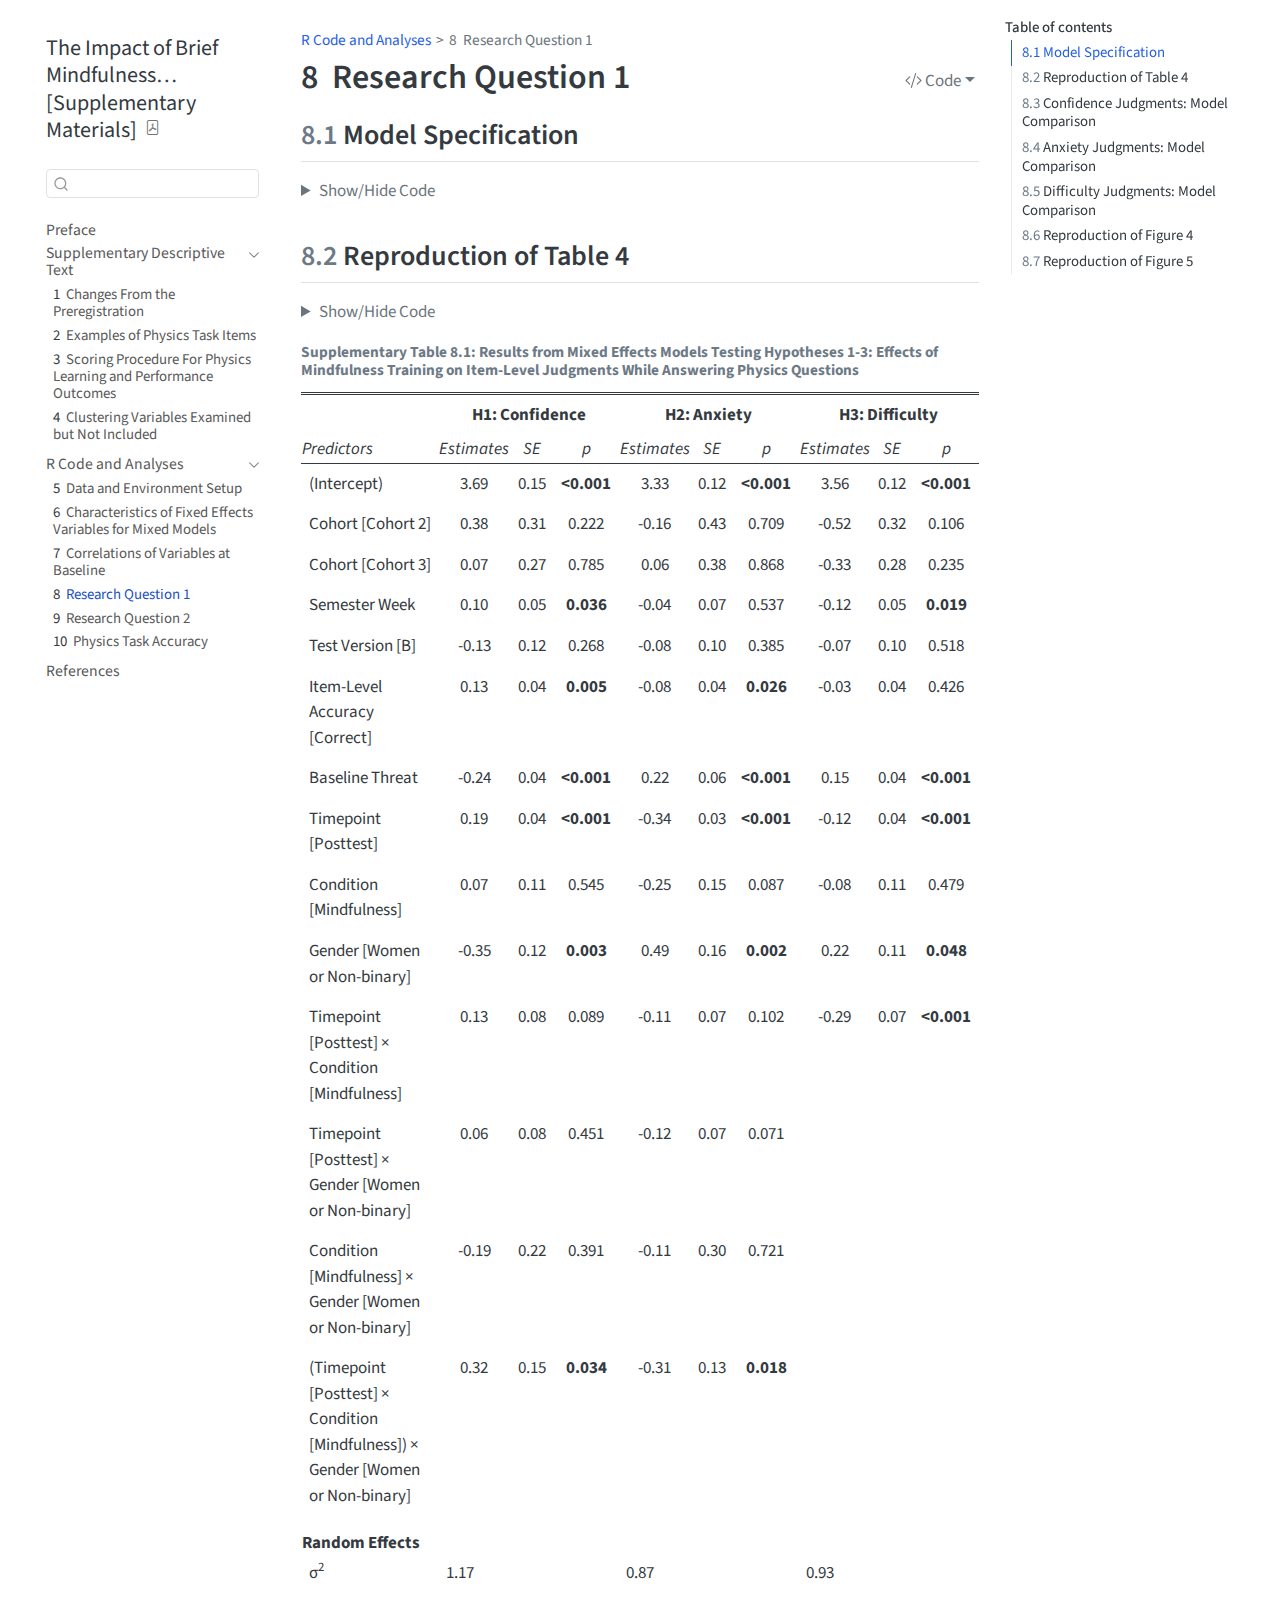
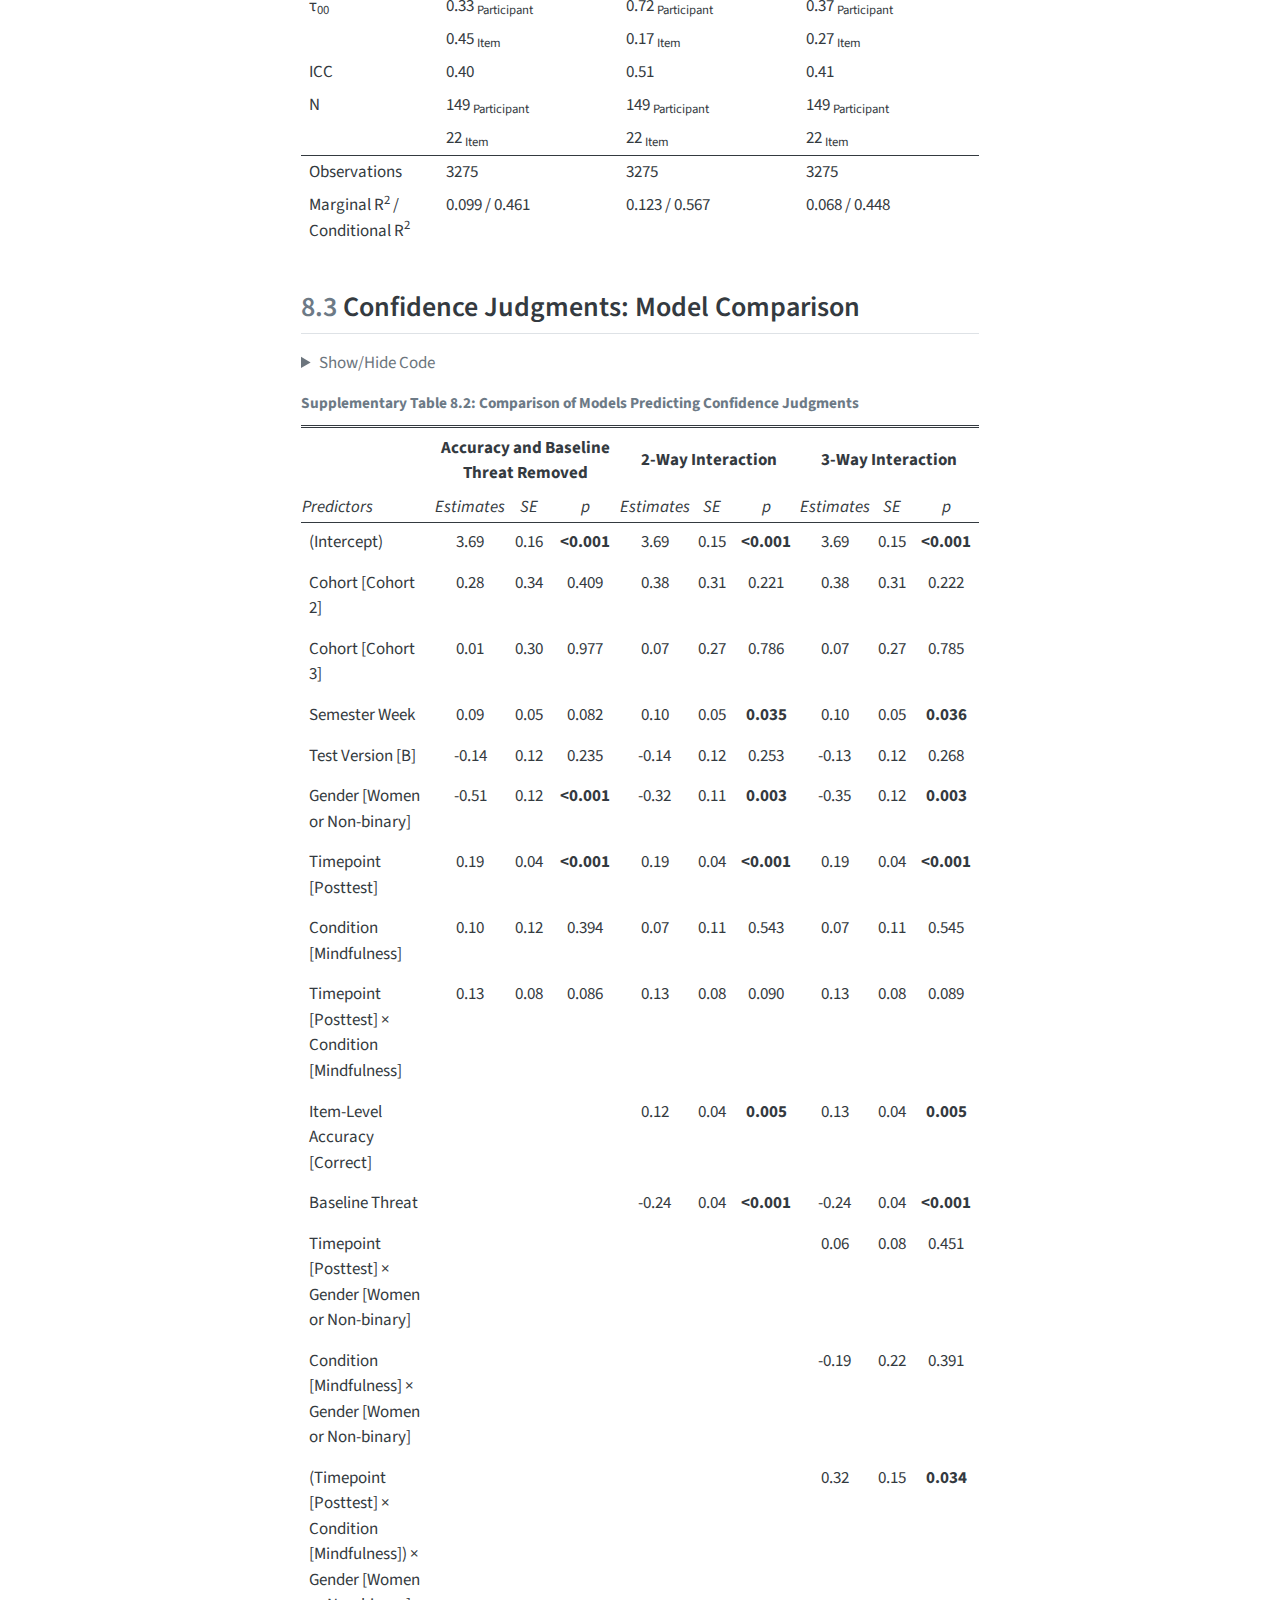
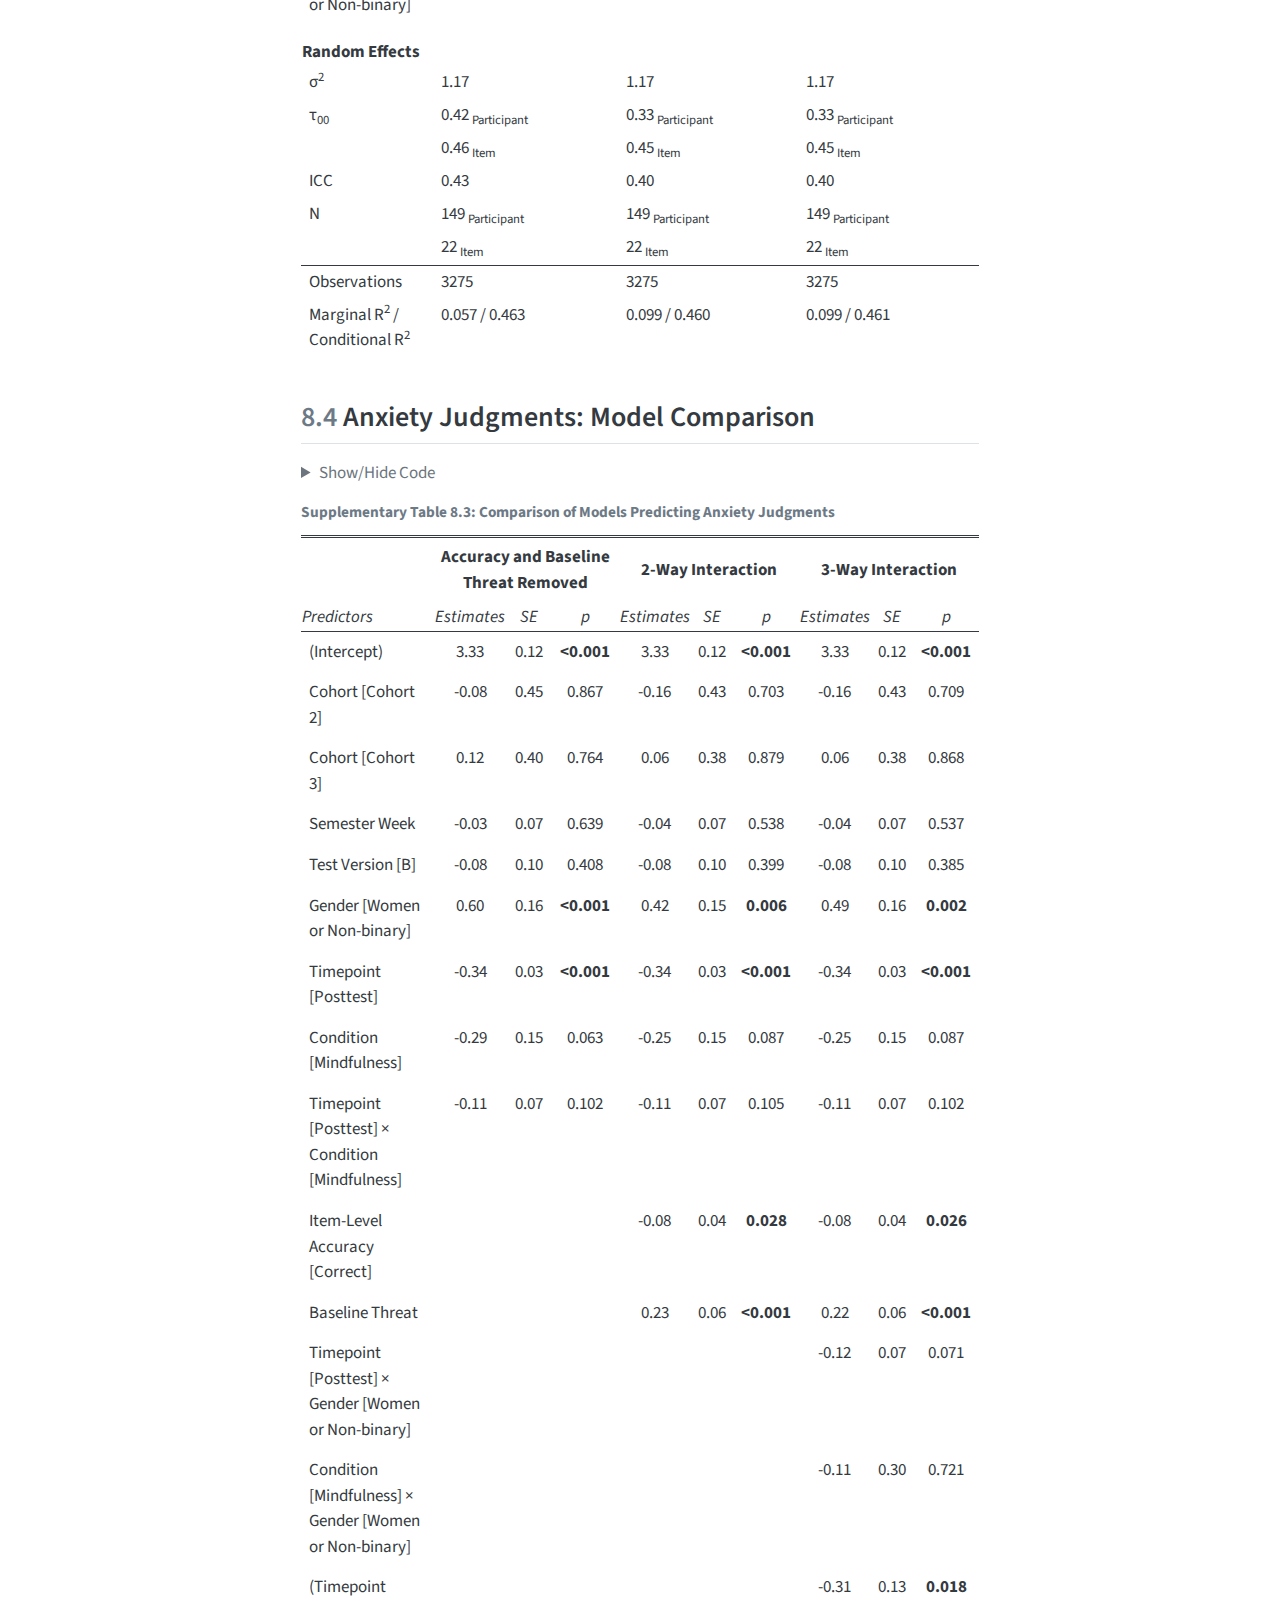
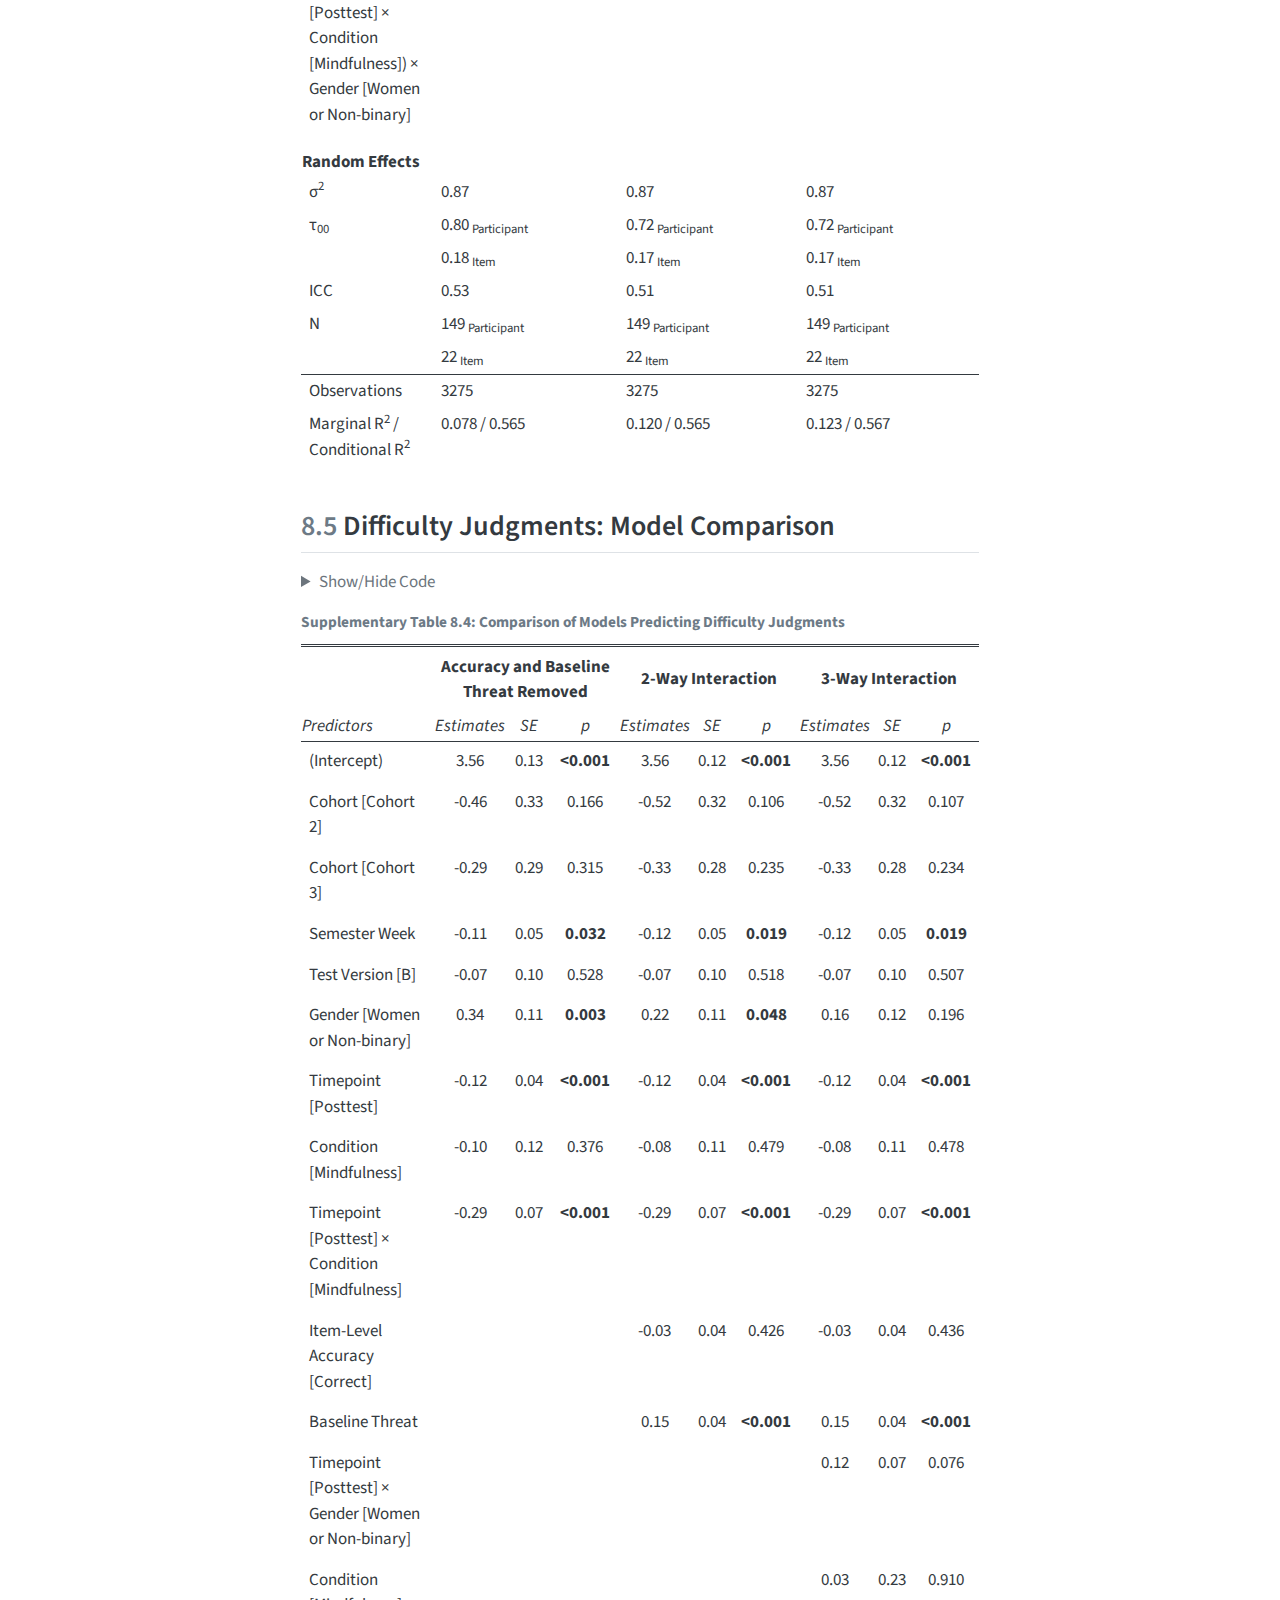
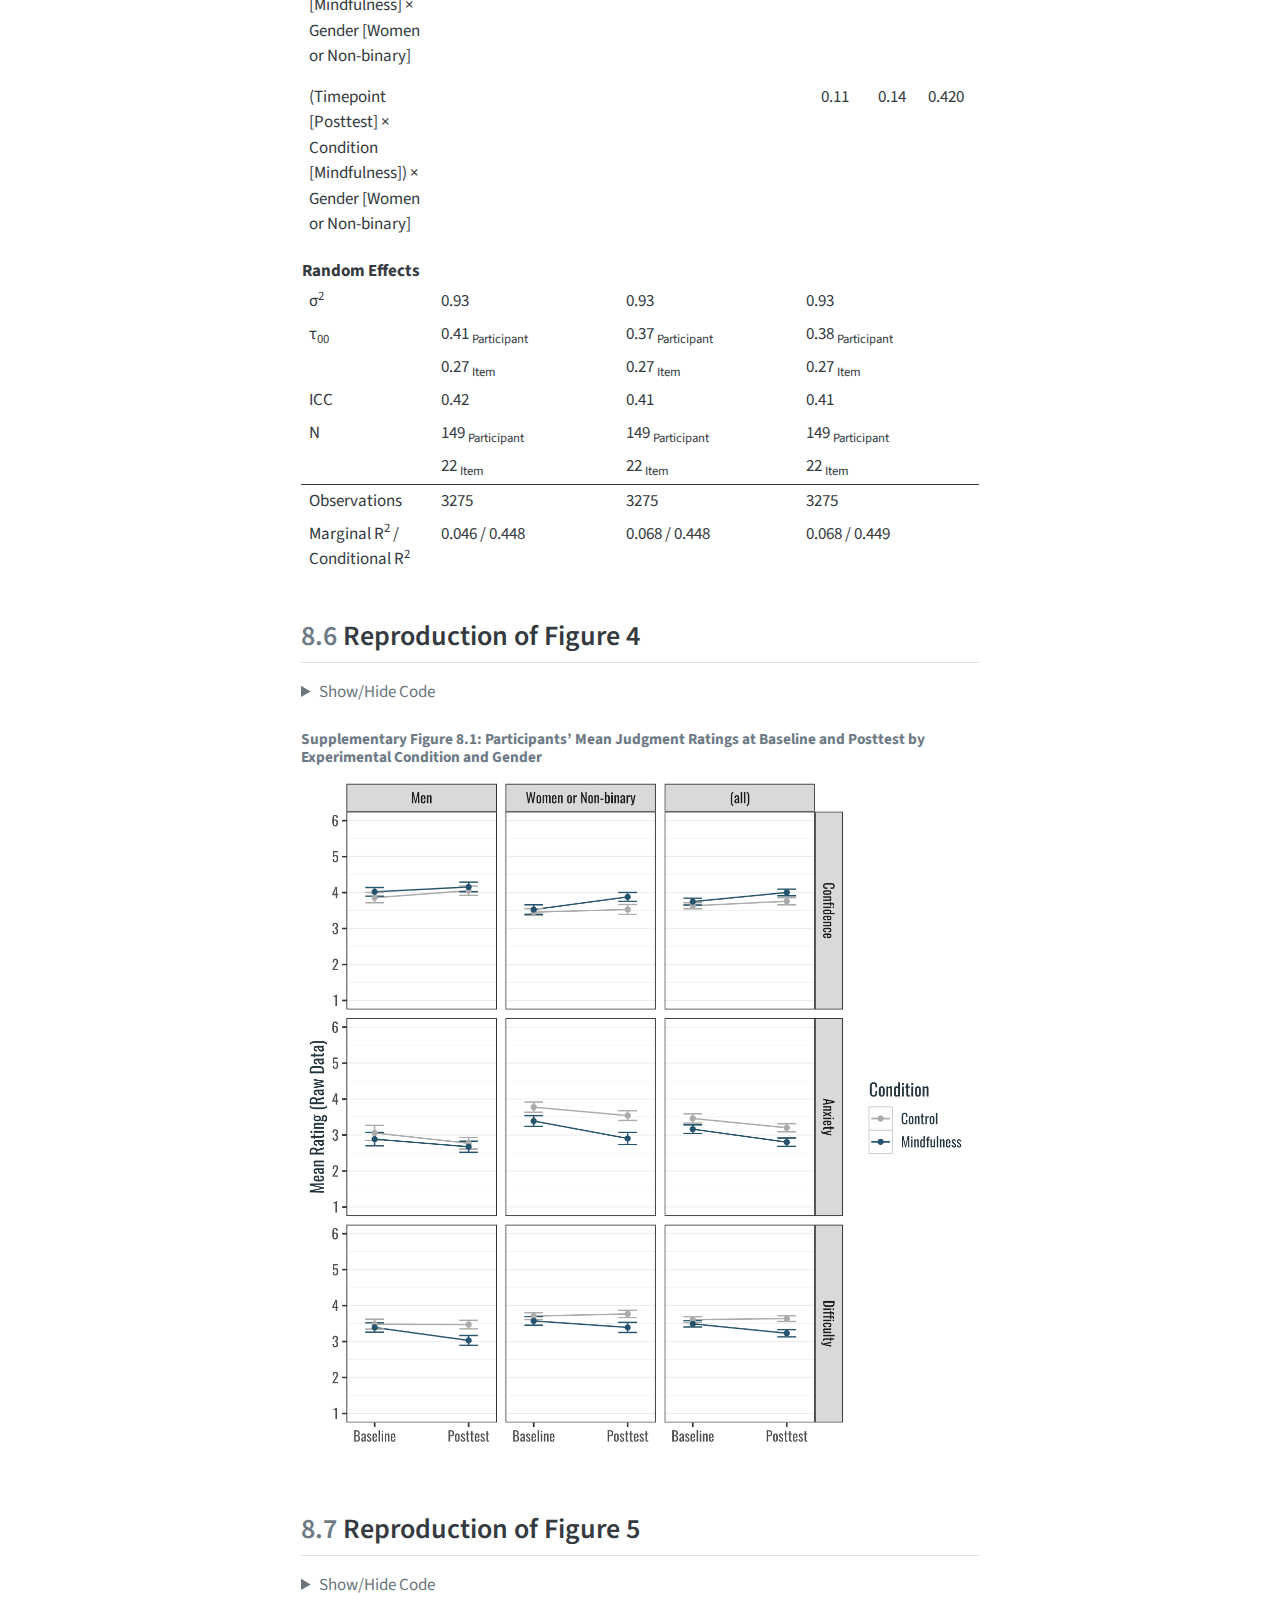
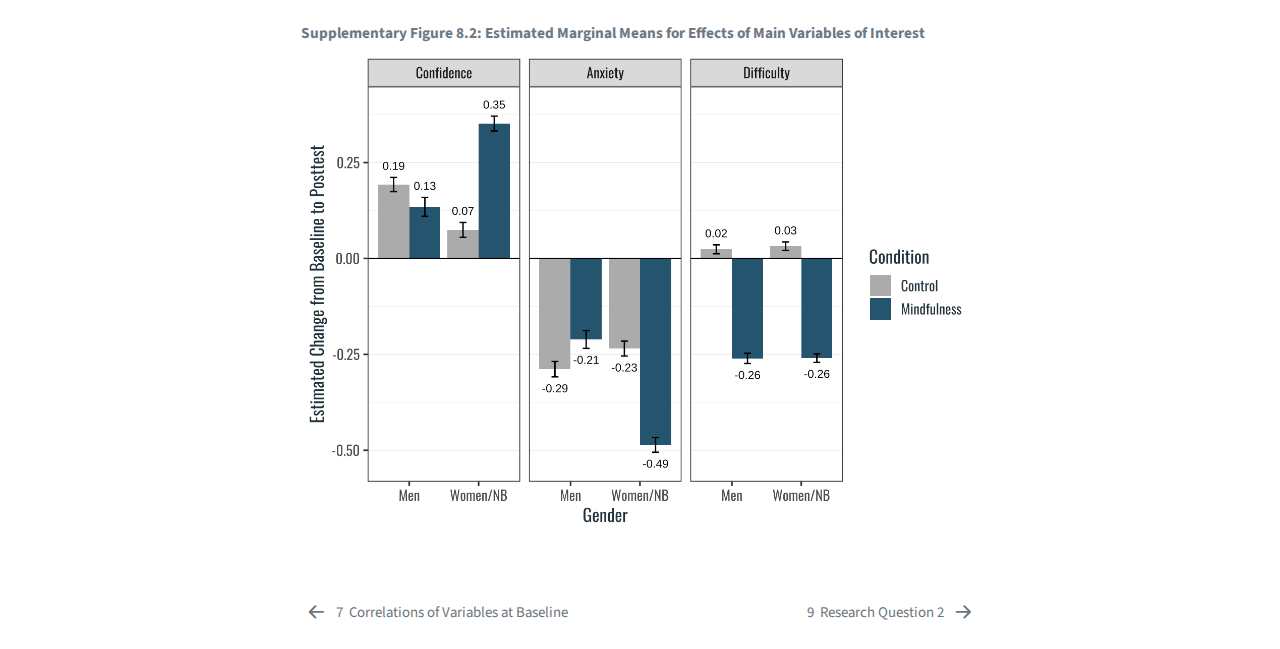
<file: chapters/08-research-question-1.html>
<!DOCTYPE html>
<html xmlns="http://www.w3.org/1999/xhtml" lang="en" xml:lang="en"><head>
<meta http-equiv="Content-Type" content="text/html; charset=UTF-8">
<meta charset="utf-8">
<meta name="generator" content="quarto-1.7.29">
<meta name="viewport" content="width=device-width, initial-scale=1.0, user-scalable=yes">
<title>8&nbsp; Research Question 1 – The Impact of Brief Mindfulness Training on Judgments of Confidence, Anxiety, and Difficulty While Answering Physics Questions</title>
<style>
code{white-space: pre-wrap;}
span.smallcaps{font-variant: small-caps;}
div.columns{display: flex; gap: min(4vw, 1.5em);}
div.column{flex: auto; overflow-x: auto;}
div.hanging-indent{margin-left: 1.5em; text-indent: -1.5em;}
ul.task-list{list-style: none;}
ul.task-list li input[type="checkbox"] {
  width: 0.8em;
  margin: 0 0.8em 0.2em -1em; /* quarto-specific, see https://github.com/quarto-dev/quarto-cli/issues/4556 */ 
  vertical-align: middle;
}
/* CSS for syntax highlighting */
html { -webkit-text-size-adjust: 100%; }
pre > code.sourceCode { white-space: pre; position: relative; }
pre > code.sourceCode > span { display: inline-block; line-height: 1.25; }
pre > code.sourceCode > span:empty { height: 1.2em; }
.sourceCode { overflow: visible; }
code.sourceCode > span { color: inherit; text-decoration: inherit; }
div.sourceCode { margin: 1em 0; }
pre.sourceCode { margin: 0; }
@media screen {
div.sourceCode { overflow: auto; }
}
@media print {
pre > code.sourceCode { white-space: pre-wrap; }
pre > code.sourceCode > span { text-indent: -5em; padding-left: 5em; }
}
pre.numberSource code
  { counter-reset: source-line 0; }
pre.numberSource code > span
  { position: relative; left: -4em; counter-increment: source-line; }
pre.numberSource code > span > a:first-child::before
  { content: counter(source-line);
    position: relative; left: -1em; text-align: right; vertical-align: baseline;
    border: none; display: inline-block;
    -webkit-touch-callout: none; -webkit-user-select: none;
    -khtml-user-select: none; -moz-user-select: none;
    -ms-user-select: none; user-select: none;
    padding: 0 4px; width: 4em;
  }
pre.numberSource { margin-left: 3em;  padding-left: 4px; }
div.sourceCode
  {   }
@media screen {
pre > code.sourceCode > span > a:first-child::before { text-decoration: underline; }
}
</style>

<script src="../site_libs/quarto-nav/quarto-nav.js"></script>
<script src="../site_libs/quarto-nav/headroom.min.js"></script>
<script src="../site_libs/clipboard/clipboard.min.js"></script>
<script src="../site_libs/quarto-search/autocomplete.umd.js"></script>
<script src="../site_libs/quarto-search/fuse.min.js"></script>
<script src="../site_libs/quarto-search/quarto-search.js"></script>
<meta name="quarto:offset" content="../">
<link href="../chapters/09-research-question-2.html" rel="next">
<link href="../chapters/07-baseline-correlations.html" rel="prev">
<script src="../site_libs/quarto-html/quarto.js" type="module"></script>
<script src="../site_libs/quarto-html/tabsets/tabsets.js" type="module"></script>
<script src="../site_libs/quarto-html/popper.min.js"></script>
<script src="../site_libs/quarto-html/tippy.umd.min.js"></script>
<script src="../site_libs/quarto-html/anchor.min.js"></script>
<link href="../site_libs/quarto-html/tippy.css" rel="stylesheet">
<link href="../site_libs/quarto-html/quarto-syntax-highlighting-0815c480559380816a4d1ea211a47e91.css" rel="stylesheet" id="quarto-text-highlighting-styles">
<script src="../site_libs/bootstrap/bootstrap.min.js"></script>
<link href="../site_libs/bootstrap/bootstrap-icons.css" rel="stylesheet">
<link href="../site_libs/bootstrap/bootstrap-d3c9390091c69a50683db05bc45f20d8.min.css" rel="stylesheet" append-hash="true" id="quarto-bootstrap" data-mode="light">
<script src="../site_libs/quarto-contrib/glightbox/glightbox.min.js"></script>
<link href="../site_libs/quarto-contrib/glightbox/glightbox.min.css" rel="stylesheet">
<link href="../site_libs/quarto-contrib/glightbox/lightbox.css" rel="stylesheet"><script id="quarto-search-options" type="application/json">{
  "location": "sidebar",
  "copy-button": false,
  "collapse-after": 3,
  "panel-placement": "start",
  "type": "textbox",
  "limit": 50,
  "keyboard-shortcut": [
    "f",
    "/",
    "s"
  ],
  "show-item-context": false,
  "language": {
    "search-no-results-text": "No results",
    "search-matching-documents-text": "matching documents",
    "search-copy-link-title": "Copy link to search",
    "search-hide-matches-text": "Hide additional matches",
    "search-more-match-text": "more match in this document",
    "search-more-matches-text": "more matches in this document",
    "search-clear-button-title": "Clear",
    "search-text-placeholder": "",
    "search-detached-cancel-button-title": "Cancel",
    "search-submit-button-title": "Submit",
    "search-label": "Search"
  }
}</script><link rel="stylesheet" href="../css/styles.css">
</head>
<body class="nav-sidebar floating quarto-light">

<div id="quarto-search-results"></div>
  <header id="quarto-header" class="headroom fixed-top"><nav class="quarto-secondary-nav"><div class="container-fluid d-flex">
      <button type="button" class="quarto-btn-toggle btn" data-bs-toggle="collapse" role="button" data-bs-target=".quarto-sidebar-collapse-item" aria-controls="quarto-sidebar" aria-expanded="false" aria-label="Toggle sidebar navigation" onclick="if (window.quartoToggleHeadroom) { window.quartoToggleHeadroom(); }">
        <i class="bi bi-layout-text-sidebar-reverse"></i>
      </button>
        <nav class="quarto-page-breadcrumbs" aria-label="breadcrumb"><ol class="breadcrumb"><li class="breadcrumb-item"><a href="../chapters/05-data-setup.html">R Code and Analyses</a></li><li class="breadcrumb-item"><a href="../chapters/08-research-question-1.html"><span class="chapter-number">8</span>&nbsp; <span class="chapter-title">Research Question 1</span></a></li></ol></nav>
        <a class="flex-grow-1" role="navigation" data-bs-toggle="collapse" data-bs-target=".quarto-sidebar-collapse-item" aria-controls="quarto-sidebar" aria-expanded="false" aria-label="Toggle sidebar navigation" onclick="if (window.quartoToggleHeadroom) { window.quartoToggleHeadroom(); }">      
        </a>
      <button type="button" class="btn quarto-search-button" aria-label="Search" onclick="window.quartoOpenSearch();">
        <i class="bi bi-search"></i>
      </button>
    </div>
  </nav></header><!-- content --><div id="quarto-content" class="quarto-container page-columns page-rows-contents page-layout-article">
<!-- sidebar -->
  <nav id="quarto-sidebar" class="sidebar collapse collapse-horizontal quarto-sidebar-collapse-item sidebar-navigation floating overflow-auto"><div class="pt-lg-2 mt-2 text-left sidebar-header">
    <div class="sidebar-title mb-0 py-0">
      <a href="../">The Impact of Brief Mindfulness… [Supplementary Materials]</a> 
        <div class="sidebar-tools-main">
    <a href="../Pelakh-et-al-supplement.pdf" title="Download PDF" class="quarto-navigation-tool px-1" aria-label="Download PDF"><i class="bi bi-file-pdf"></i></a>
</div>
    </div>
      </div>
        <div class="mt-2 flex-shrink-0 align-items-center">
        <div class="sidebar-search">
        <div id="quarto-search" class="" title="Search"></div>
        </div>
        </div>
    <div class="sidebar-menu-container"> 
    <ul class="list-unstyled mt-1">
<li class="sidebar-item">
  <div class="sidebar-item-container"> 
  <a href="../index.html" class="sidebar-item-text sidebar-link">
 <span class="menu-text">Preface</span></a>
  </div>
</li>
        <li class="sidebar-item sidebar-item-section">
      <div class="sidebar-item-container"> 
            <a class="sidebar-item-text sidebar-link text-start" data-bs-toggle="collapse" data-bs-target="#quarto-sidebar-section-1" role="navigation" aria-expanded="true">
 <span class="menu-text">Supplementary Descriptive Text</span></a>
          <a class="sidebar-item-toggle text-start" data-bs-toggle="collapse" data-bs-target="#quarto-sidebar-section-1" role="navigation" aria-expanded="true" aria-label="Toggle section">
            <i class="bi bi-chevron-right ms-2"></i>
          </a> 
      </div>
      <ul id="quarto-sidebar-section-1" class="collapse list-unstyled sidebar-section depth1 show">
<li class="sidebar-item">
  <div class="sidebar-item-container"> 
  <a href="../chapters/01-changes-from-preregistration.html" class="sidebar-item-text sidebar-link">
 <span class="menu-text"><span class="chapter-number">1</span>&nbsp; <span class="chapter-title">Changes From the Preregistration</span></span></a>
  </div>
</li>
          <li class="sidebar-item">
  <div class="sidebar-item-container"> 
  <a href="../chapters/02-physics-tasks-descriptions.html" class="sidebar-item-text sidebar-link">
 <span class="menu-text"><span class="chapter-number">2</span>&nbsp; <span class="chapter-title">Examples of Physics Task Items</span></span></a>
  </div>
</li>
          <li class="sidebar-item">
  <div class="sidebar-item-container"> 
  <a href="../chapters/03-physics-tasks-scoring.html" class="sidebar-item-text sidebar-link">
 <span class="menu-text"><span class="chapter-number">3</span>&nbsp; <span class="chapter-title">Scoring Procedure For Physics Learning and Performance Outcomes</span></span></a>
  </div>
</li>
          <li class="sidebar-item">
  <div class="sidebar-item-container"> 
  <a href="../chapters/04-clustering-variables.html" class="sidebar-item-text sidebar-link">
 <span class="menu-text"><span class="chapter-number">4</span>&nbsp; <span class="chapter-title">Clustering Variables Examined but Not Included</span></span></a>
  </div>
</li>
      </ul>
</li>
        <li class="sidebar-item sidebar-item-section">
      <div class="sidebar-item-container"> 
            <a class="sidebar-item-text sidebar-link text-start" data-bs-toggle="collapse" data-bs-target="#quarto-sidebar-section-2" role="navigation" aria-expanded="true">
 <span class="menu-text">R Code and Analyses</span></a>
          <a class="sidebar-item-toggle text-start" data-bs-toggle="collapse" data-bs-target="#quarto-sidebar-section-2" role="navigation" aria-expanded="true" aria-label="Toggle section">
            <i class="bi bi-chevron-right ms-2"></i>
          </a> 
      </div>
      <ul id="quarto-sidebar-section-2" class="collapse list-unstyled sidebar-section depth1 show">
<li class="sidebar-item">
  <div class="sidebar-item-container"> 
  <a href="../chapters/05-data-setup.html" class="sidebar-item-text sidebar-link">
 <span class="menu-text"><span class="chapter-number">5</span>&nbsp; <span class="chapter-title">Data and Environment Setup</span></span></a>
  </div>
</li>
          <li class="sidebar-item">
  <div class="sidebar-item-container"> 
  <a href="../chapters/06-variable-characteristics.html" class="sidebar-item-text sidebar-link">
 <span class="menu-text"><span class="chapter-number">6</span>&nbsp; <span class="chapter-title">Characteristics of Fixed Effects Variables for Mixed Models</span></span></a>
  </div>
</li>
          <li class="sidebar-item">
  <div class="sidebar-item-container"> 
  <a href="../chapters/07-baseline-correlations.html" class="sidebar-item-text sidebar-link">
 <span class="menu-text"><span class="chapter-number">7</span>&nbsp; <span class="chapter-title">Correlations of Variables at Baseline</span></span></a>
  </div>
</li>
          <li class="sidebar-item">
  <div class="sidebar-item-container"> 
  <a href="../chapters/08-research-question-1.html" class="sidebar-item-text sidebar-link active">
 <span class="menu-text"><span class="chapter-number">8</span>&nbsp; <span class="chapter-title">Research Question 1</span></span></a>
  </div>
</li>
          <li class="sidebar-item">
  <div class="sidebar-item-container"> 
  <a href="../chapters/09-research-question-2.html" class="sidebar-item-text sidebar-link">
 <span class="menu-text"><span class="chapter-number">9</span>&nbsp; <span class="chapter-title">Research Question 2</span></span></a>
  </div>
</li>
          <li class="sidebar-item">
  <div class="sidebar-item-container"> 
  <a href="../chapters/10-accuracy-results.html" class="sidebar-item-text sidebar-link">
 <span class="menu-text"><span class="chapter-number">10</span>&nbsp; <span class="chapter-title">Physics Task Accuracy</span></span></a>
  </div>
</li>
      </ul>
</li>
        <li class="sidebar-item">
  <div class="sidebar-item-container"> 
  <a href="../references.html" class="sidebar-item-text sidebar-link">
 <span class="menu-text">References</span></a>
  </div>
</li>
    </ul>
</div>
</nav><div id="quarto-sidebar-glass" class="quarto-sidebar-collapse-item" data-bs-toggle="collapse" data-bs-target=".quarto-sidebar-collapse-item"></div>
<!-- margin-sidebar -->
    <div id="quarto-margin-sidebar" class="sidebar margin-sidebar">
        <nav id="TOC" role="doc-toc" class="toc-active" data-toc-expanded="2"><h2 id="toc-title">Table of contents</h2>
   
  <ul>
<li><a href="#model-specification" id="toc-model-specification" class="nav-link active" data-scroll-target="#model-specification"><span class="header-section-number">8.1</span> Model Specification</a></li>
  <li><a href="#reproduction-of-table-4" id="toc-reproduction-of-table-4" class="nav-link" data-scroll-target="#reproduction-of-table-4"><span class="header-section-number">8.2</span> Reproduction of Table 4</a></li>
  <li><a href="#confidence-judgments-model-comparison" id="toc-confidence-judgments-model-comparison" class="nav-link" data-scroll-target="#confidence-judgments-model-comparison"><span class="header-section-number">8.3</span> Confidence Judgments: Model Comparison</a></li>
  <li><a href="#anxiety-judgments-model-comparison" id="toc-anxiety-judgments-model-comparison" class="nav-link" data-scroll-target="#anxiety-judgments-model-comparison"><span class="header-section-number">8.4</span> Anxiety Judgments: Model Comparison</a></li>
  <li><a href="#difficulty-judgments-model-comparison" id="toc-difficulty-judgments-model-comparison" class="nav-link" data-scroll-target="#difficulty-judgments-model-comparison"><span class="header-section-number">8.5</span> Difficulty Judgments: Model Comparison</a></li>
  <li><a href="#reproduction-of-figure-4" id="toc-reproduction-of-figure-4" class="nav-link" data-scroll-target="#reproduction-of-figure-4"><span class="header-section-number">8.6</span> Reproduction of Figure 4</a></li>
  <li><a href="#reproduction-of-figure-5" id="toc-reproduction-of-figure-5" class="nav-link" data-scroll-target="#reproduction-of-figure-5"><span class="header-section-number">8.7</span> Reproduction of Figure 5</a></li>
  </ul></nav>
    </div>
<!-- main -->
<main class="content" id="quarto-document-content"><header id="title-block-header" class="quarto-title-block default"><nav class="quarto-page-breadcrumbs quarto-title-breadcrumbs d-none d-lg-block" aria-label="breadcrumb"><ol class="breadcrumb"><li class="breadcrumb-item"><a href="../chapters/05-data-setup.html">R Code and Analyses</a></li><li class="breadcrumb-item"><a href="../chapters/08-research-question-1.html"><span class="chapter-number">8</span>&nbsp; <span class="chapter-title">Research Question 1</span></a></li></ol></nav><div class="quarto-title">
<div class="quarto-title-block"><div><h1 class="title">
<span class="chapter-number">8</span>&nbsp; <span class="chapter-title">Research Question 1</span>
</h1><button type="button" class="btn code-tools-button dropdown-toggle" id="quarto-code-tools-menu" data-bs-toggle="dropdown" aria-expanded="false"><i class="bi"></i> Code</button><ul class="dropdown-menu dropdown-menu-end" aria-labelelledby="quarto-code-tools-menu"><li><a id="quarto-show-all-code" class="dropdown-item" href="javascript:void(0)" role="button">Show All Code</a></li><li><a id="quarto-hide-all-code" class="dropdown-item" href="javascript:void(0)" role="button">Hide All Code</a></li><li><hr class="dropdown-divider"></li><li><a id="quarto-view-source" class="dropdown-item" href="javascript:void(0)" role="button">View Source</a></li></ul></div></div>
</div>



<div class="quarto-title-meta">

    
  
    
  </div>
  


</header><section id="model-specification" class="level2" data-number="8.1"><h2 data-number="8.1" class="anchored" data-anchor-id="model-specification">
<span class="header-section-number">8.1</span> Model Specification</h2>
<div class="cell">
<details class="code-fold"><summary>Show/Hide Code</summary><div class="sourceCode" id="cb1"><pre class="downlit sourceCode r code-with-copy"><code class="sourceCode R"><span><span class="va">models_rq1</span> <span class="op">&lt;-</span> <span class="va">data_rq1</span> <span class="op">%&gt;%</span></span>
<span>  <span class="fu">group_by</span><span class="op">(</span><span class="va">perception</span><span class="op">)</span> <span class="op">%&gt;%</span></span>
<span>  <span class="va">nest</span> <span class="op">%&gt;%</span></span>
<span>  <span class="fu">mutate</span><span class="op">(</span></span>
<span>    <span class="co"># Models with all covariates included</span></span>
<span>    mod_full <span class="op">=</span> <span class="fu">map</span><span class="op">(</span></span>
<span>      <span class="va">data</span>,</span>
<span>      <span class="op">~</span> <span class="fu">lmer</span><span class="op">(</span></span>
<span>        <span class="va">rating</span> <span class="op">~</span></span>
<span>          <span class="va">Cohort</span> <span class="op">+</span></span>
<span>            <span class="va">Semester_Week</span> <span class="op">+</span></span>
<span>            <span class="va">Test_Version</span> <span class="op">+</span></span>
<span>            <span class="va">`Item-Level Accuracy`</span> <span class="op">+</span></span>
<span>            <span class="va">Baseline_Threat</span> <span class="op">+</span></span>
<span>            <span class="va">Gender</span> <span class="op">+</span></span>
<span>            <span class="va">Timepoint</span> <span class="op">*</span> <span class="va">Condition</span> <span class="op">+</span></span>
<span>            <span class="op">(</span><span class="fl">1</span> <span class="op">|</span> <span class="va">Participant</span><span class="op">)</span> <span class="op">+</span></span>
<span>            <span class="op">(</span><span class="fl">1</span> <span class="op">|</span> <span class="va">Item</span><span class="op">)</span>,</span>
<span>        data <span class="op">=</span> <span class="va">.x</span></span>
<span>      <span class="op">)</span></span>
<span>    <span class="op">)</span>,</span>
<span>    <span class="co"># Models with no covariates</span></span>
<span>    mod_cov_removed <span class="op">=</span> <span class="fu">map</span><span class="op">(</span></span>
<span>      <span class="va">data</span>,</span>
<span>      <span class="op">~</span> <span class="fu">lmer</span><span class="op">(</span></span>
<span>        <span class="va">rating</span> <span class="op">~</span></span>
<span>          <span class="va">Cohort</span> <span class="op">+</span></span>
<span>            <span class="va">Semester_Week</span> <span class="op">+</span></span>
<span>            <span class="va">Test_Version</span> <span class="op">+</span></span>
<span>            <span class="va">Gender</span> <span class="op">+</span></span>
<span>            <span class="va">Timepoint</span> <span class="op">*</span> <span class="va">Condition</span> <span class="op">+</span></span>
<span>            <span class="op">(</span><span class="fl">1</span> <span class="op">|</span> <span class="va">Participant</span><span class="op">)</span> <span class="op">+</span></span>
<span>            <span class="op">(</span><span class="fl">1</span> <span class="op">|</span> <span class="va">Item</span><span class="op">)</span>,</span>
<span>        data <span class="op">=</span> <span class="va">.x</span></span>
<span>      <span class="op">)</span></span>
<span>    <span class="op">)</span>,</span>
<span>    <span class="co"># Models with gender interaction</span></span>
<span>    mod_gender_interact <span class="op">=</span> <span class="fu">map</span><span class="op">(</span></span>
<span>      <span class="va">data</span>,</span>
<span>      <span class="op">~</span> <span class="fu">lmer</span><span class="op">(</span></span>
<span>        <span class="va">rating</span> <span class="op">~</span></span>
<span>          <span class="va">Cohort</span> <span class="op">+</span></span>
<span>            <span class="va">Semester_Week</span> <span class="op">+</span></span>
<span>            <span class="va">Test_Version</span> <span class="op">+</span></span>
<span>            <span class="va">`Item-Level Accuracy`</span> <span class="op">+</span></span>
<span>            <span class="va">Baseline_Threat</span> <span class="op">+</span></span>
<span>            <span class="va">Timepoint</span> <span class="op">*</span> <span class="va">Condition</span> <span class="op">*</span> <span class="va">Gender</span> <span class="op">+</span></span>
<span>            <span class="op">(</span><span class="fl">1</span> <span class="op">|</span> <span class="va">Participant</span><span class="op">)</span> <span class="op">+</span></span>
<span>            <span class="op">(</span><span class="fl">1</span> <span class="op">|</span> <span class="va">Item</span><span class="op">)</span>,</span>
<span>        data <span class="op">=</span> <span class="va">.x</span></span>
<span>      <span class="op">)</span></span>
<span>    <span class="op">)</span>,</span>
<span>    <span class="co"># Empty means models (only random effects)</span></span>
<span>    mod_empty_means <span class="op">=</span> <span class="fu">map</span><span class="op">(</span></span>
<span>      <span class="va">data</span>,</span>
<span>      <span class="op">~</span> <span class="fu">lmer</span><span class="op">(</span></span>
<span>        <span class="va">rating</span> <span class="op">~</span></span>
<span>          <span class="op">(</span><span class="fl">1</span> <span class="op">|</span> <span class="va">Participant</span><span class="op">)</span> <span class="op">+</span></span>
<span>            <span class="op">(</span><span class="fl">1</span> <span class="op">|</span> <span class="va">Item</span><span class="op">)</span>,</span>
<span>        data <span class="op">=</span> <span class="va">.x</span></span>
<span>      <span class="op">)</span></span>
<span>    <span class="op">)</span>,</span>
<span>    <span class="co"># Compare 2-way and 3-way interaction models</span></span>
<span>    comparison <span class="op">=</span> <span class="fu">pmap</span><span class="op">(</span><span class="fu"><a href="https://rdrr.io/r/base/list.html">list</a></span><span class="op">(</span><span class="va">mod_full</span>, <span class="va">mod_gender_interact</span><span class="op">)</span>, <span class="va">anova</span><span class="op">)</span></span>
<span>  <span class="op">)</span> <span class="op">%&gt;%</span></span>
<span>  <span class="fu">name_list_columns</span><span class="op">(</span><span class="op">)</span> <span class="co"># Name the list columns</span></span>
<span></span>
<span><span class="co"># Data with model-predicted outcome values</span></span>
<span><span class="va">predicted_values</span> <span class="op">&lt;-</span> <span class="va">data_rq1</span> <span class="op">%&gt;%</span></span>
<span>  <span class="fu">group_by</span><span class="op">(</span><span class="va">perception</span><span class="op">)</span> <span class="op">%&gt;%</span></span>
<span>  <span class="fu">nest</span><span class="op">(</span><span class="op">)</span> <span class="op">%&gt;%</span></span>
<span>  <span class="fu">mutate</span><span class="op">(</span></span>
<span>    predicted <span class="op">=</span> <span class="fu">case_match</span><span class="op">(</span></span>
<span>      <span class="va">perception</span>,</span>
<span>      <span class="st">"Confidence"</span> <span class="op">~</span></span>
<span>        <span class="fu">map</span><span class="op">(</span></span>
<span>          <span class="va">data</span>,</span>
<span>          <span class="op">~</span> <span class="fu"><a href="https://rdrr.io/r/stats/predict.html">predict</a></span><span class="op">(</span></span>
<span>            <span class="va">models_rq1</span><span class="op">$</span><span class="va">mod_gender_interact</span><span class="op">$</span><span class="va">Confidence</span>,</span>
<span>            newdata <span class="op">=</span> <span class="va">.x</span>,</span>
<span>            se.fit <span class="op">=</span> <span class="cn">TRUE</span></span>
<span>          <span class="op">)</span> <span class="op">%&gt;%</span></span>
<span>            <span class="fu">as_tibble</span><span class="op">(</span><span class="op">)</span></span>
<span>        <span class="op">)</span>,</span>
<span>      <span class="st">"Anxiety"</span> <span class="op">~</span></span>
<span>        <span class="fu">map</span><span class="op">(</span></span>
<span>          <span class="va">data</span>,</span>
<span>          <span class="op">~</span> <span class="fu"><a href="https://rdrr.io/r/stats/predict.html">predict</a></span><span class="op">(</span></span>
<span>            <span class="va">models_rq1</span><span class="op">$</span><span class="va">mod_gender_interact</span><span class="op">$</span><span class="va">Anxiety</span>,</span>
<span>            newdata <span class="op">=</span> <span class="va">.x</span>,</span>
<span>            se.fit <span class="op">=</span> <span class="cn">TRUE</span></span>
<span>          <span class="op">)</span> <span class="op">%&gt;%</span></span>
<span>            <span class="fu">as_tibble</span><span class="op">(</span><span class="op">)</span></span>
<span>        <span class="op">)</span>,</span>
<span>      <span class="st">"Difficulty"</span> <span class="op">~</span></span>
<span>        <span class="fu">map</span><span class="op">(</span></span>
<span>          <span class="va">data</span>,</span>
<span>          <span class="op">~</span> <span class="fu"><a href="https://rdrr.io/r/stats/predict.html">predict</a></span><span class="op">(</span></span>
<span>            <span class="va">models_rq1</span><span class="op">$</span><span class="va">mod_full</span><span class="op">$</span><span class="va">Difficulty</span>,</span>
<span>            newdata <span class="op">=</span> <span class="va">.x</span>,</span>
<span>            se.fit <span class="op">=</span> <span class="cn">TRUE</span></span>
<span>          <span class="op">)</span> <span class="op">%&gt;%</span></span>
<span>            <span class="fu">as_tibble</span><span class="op">(</span><span class="op">)</span></span>
<span>        <span class="op">)</span></span>
<span>    <span class="op">)</span></span>
<span>  <span class="op">)</span> <span class="op">%&gt;%</span></span>
<span>  <span class="fu">unnest</span><span class="op">(</span><span class="fu"><a href="https://rdrr.io/r/base/c.html">c</a></span><span class="op">(</span><span class="va">data</span>, <span class="va">predicted</span><span class="op">)</span><span class="op">)</span></span></code><button title="Copy to Clipboard" class="code-copy-button"><i class="bi"></i></button></pre></div>
</details>
</div>
</section><section id="reproduction-of-table-4" class="level2" data-number="8.2"><h2 data-number="8.2" class="anchored" data-anchor-id="reproduction-of-table-4">
<span class="header-section-number">8.2</span> Reproduction of Table 4</h2>
<div class="cell">
<details class="code-fold"><summary>Show/Hide Code</summary><div class="sourceCode" id="cb2"><pre class="downlit sourceCode r code-with-copy"><code class="sourceCode R"><span><span class="fu">handle_model_print</span><span class="op">(</span></span>
<span>  <span class="fu"><a href="https://rdrr.io/r/base/list.html">list</a></span><span class="op">(</span></span>
<span>    <span class="va">models_rq1</span><span class="op">$</span><span class="va">mod_gender_interact</span><span class="op">$</span><span class="va">Confidence</span>,</span>
<span>    <span class="va">models_rq1</span><span class="op">$</span><span class="va">mod_gender_interact</span><span class="op">$</span><span class="va">Anxiety</span>,</span>
<span>    <span class="va">models_rq1</span><span class="op">$</span><span class="va">mod_full</span><span class="op">$</span><span class="va">Difficulty</span></span>
<span>  <span class="op">)</span>,</span>
<span>  <span class="va">str_perception_levels</span> <span class="op">|&gt;</span></span>
<span>    <span class="op">(</span>\<span class="op">(</span><span class="va">x</span><span class="op">)</span> <span class="fu"><a href="https://rdrr.io/r/base/paste.html">paste0</a></span><span class="op">(</span><span class="st">"H"</span>, <span class="fl">1</span><span class="op">:</span><span class="fl">3</span>, <span class="st">": "</span>, <span class="va">x</span><span class="op">)</span><span class="op">)</span><span class="op">(</span><span class="op">)</span>,</span>
<span>  n_models <span class="op">=</span> <span class="fl">3</span>,</span>
<span>  is_lmer <span class="op">=</span> <span class="cn">TRUE</span>,</span>
<span>  raneff_rownum <span class="op">=</span> <span class="fl">15</span></span>
<span><span class="op">)</span></span></code><button title="Copy to Clipboard" class="code-copy-button"><i class="bi"></i></button></pre></div>
</details><div id="tbl-main-tbl-4" class="cell quarto-float quarto-figure quarto-figure-center anchored">
<figure class="quarto-float quarto-float-tbl figure"><figcaption class="quarto-float-caption-top quarto-float-caption quarto-float-tbl" id="tbl-main-tbl-4-caption-0ceaefa1-69ba-4598-a22c-09a6ac19f8ca">
Supplementary Table&nbsp;8.1: Results from Mixed Effects Models Testing Hypotheses 1-3: Effects of Mindfulness Training on Item-Level Judgments While Answering Physics Questions
</figcaption><div aria-describedby="tbl-main-tbl-4-caption-0ceaefa1-69ba-4598-a22c-09a6ac19f8ca">
<div class="cell-output-display">
<table style="border-collapse:collapse; border:none;">
<tbody><tr>
<th style="border-top: double; text-align:center; font-style:normal; font-weight:bold; padding:0.2cm;  text-align:left; ">&nbsp;</th>
<th colspan="3" style="border-top: double; text-align:center; font-style:normal; font-weight:bold; padding:0.2cm; ">H1: Confidence</th>
<th colspan="3" style="border-top: double; text-align:center; font-style:normal; font-weight:bold; padding:0.2cm; ">H2: Anxiety</th>
<th colspan="3" style="border-top: double; text-align:center; font-style:normal; font-weight:bold; padding:0.2cm; ">H3: Difficulty</th>
</tr>
<tr>
<td style=" text-align:center; border-bottom:1px solid; font-style:italic; font-weight:normal;  text-align:left; ">Predictors</td>
<td style=" text-align:center; border-bottom:1px solid; font-style:italic; font-weight:normal;  ">Estimates</td>
<td style=" text-align:center; border-bottom:1px solid; font-style:italic; font-weight:normal;  ">SE</td>
<td style=" text-align:center; border-bottom:1px solid; font-style:italic; font-weight:normal;  ">p</td>
<td style=" text-align:center; border-bottom:1px solid; font-style:italic; font-weight:normal;  ">Estimates</td>
<td style=" text-align:center; border-bottom:1px solid; font-style:italic; font-weight:normal;  ">SE</td>
<td style=" text-align:center; border-bottom:1px solid; font-style:italic; font-weight:normal;  col7">p</td>
<td style=" text-align:center; border-bottom:1px solid; font-style:italic; font-weight:normal;  col8">Estimates</td>
<td style=" text-align:center; border-bottom:1px solid; font-style:italic; font-weight:normal;  col9">SE</td>
<td style=" text-align:center; border-bottom:1px solid; font-style:italic; font-weight:normal;  0">p</td>
</tr>
<tr>
<td style=" padding:0.2cm; text-align:left; vertical-align:top; text-align:left; ">(Intercept)</td>
<td style=" padding:0.2cm; text-align:left; vertical-align:top; text-align:center;  ">3.69</td>
<td style=" padding:0.2cm; text-align:left; vertical-align:top; text-align:center;  ">0.15</td>
<td style=" padding:0.2cm; text-align:left; vertical-align:top; text-align:center;  "><strong>&lt;0.001</strong></td>
<td style=" padding:0.2cm; text-align:left; vertical-align:top; text-align:center;  ">3.33</td>
<td style=" padding:0.2cm; text-align:left; vertical-align:top; text-align:center;  ">0.12</td>
<td style=" padding:0.2cm; text-align:left; vertical-align:top; text-align:center;  col7"><strong>&lt;0.001</strong></td>
<td style=" padding:0.2cm; text-align:left; vertical-align:top; text-align:center;  col8">3.56</td>
<td style=" padding:0.2cm; text-align:left; vertical-align:top; text-align:center;  col9">0.12</td>
<td style=" padding:0.2cm; text-align:left; vertical-align:top; text-align:center;  0"><strong>&lt;0.001</strong></td>
</tr>
<tr>
<td style=" padding:0.2cm; text-align:left; vertical-align:top; text-align:left; ">Cohort [Cohort 2]</td>
<td style=" padding:0.2cm; text-align:left; vertical-align:top; text-align:center;  ">0.38</td>
<td style=" padding:0.2cm; text-align:left; vertical-align:top; text-align:center;  ">0.31</td>
<td style=" padding:0.2cm; text-align:left; vertical-align:top; text-align:center;  ">0.222</td>
<td style=" padding:0.2cm; text-align:left; vertical-align:top; text-align:center;  ">-0.16</td>
<td style=" padding:0.2cm; text-align:left; vertical-align:top; text-align:center;  ">0.43</td>
<td style=" padding:0.2cm; text-align:left; vertical-align:top; text-align:center;  col7">0.709</td>
<td style=" padding:0.2cm; text-align:left; vertical-align:top; text-align:center;  col8">-0.52</td>
<td style=" padding:0.2cm; text-align:left; vertical-align:top; text-align:center;  col9">0.32</td>
<td style=" padding:0.2cm; text-align:left; vertical-align:top; text-align:center;  0">0.106</td>
</tr>
<tr>
<td style=" padding:0.2cm; text-align:left; vertical-align:top; text-align:left; ">Cohort [Cohort 3]</td>
<td style=" padding:0.2cm; text-align:left; vertical-align:top; text-align:center;  ">0.07</td>
<td style=" padding:0.2cm; text-align:left; vertical-align:top; text-align:center;  ">0.27</td>
<td style=" padding:0.2cm; text-align:left; vertical-align:top; text-align:center;  ">0.785</td>
<td style=" padding:0.2cm; text-align:left; vertical-align:top; text-align:center;  ">0.06</td>
<td style=" padding:0.2cm; text-align:left; vertical-align:top; text-align:center;  ">0.38</td>
<td style=" padding:0.2cm; text-align:left; vertical-align:top; text-align:center;  col7">0.868</td>
<td style=" padding:0.2cm; text-align:left; vertical-align:top; text-align:center;  col8">-0.33</td>
<td style=" padding:0.2cm; text-align:left; vertical-align:top; text-align:center;  col9">0.28</td>
<td style=" padding:0.2cm; text-align:left; vertical-align:top; text-align:center;  0">0.235</td>
</tr>
<tr>
<td style=" padding:0.2cm; text-align:left; vertical-align:top; text-align:left; ">Semester Week</td>
<td style=" padding:0.2cm; text-align:left; vertical-align:top; text-align:center;  ">0.10</td>
<td style=" padding:0.2cm; text-align:left; vertical-align:top; text-align:center;  ">0.05</td>
<td style=" padding:0.2cm; text-align:left; vertical-align:top; text-align:center;  "><strong>0.036</strong></td>
<td style=" padding:0.2cm; text-align:left; vertical-align:top; text-align:center;  ">-0.04</td>
<td style=" padding:0.2cm; text-align:left; vertical-align:top; text-align:center;  ">0.07</td>
<td style=" padding:0.2cm; text-align:left; vertical-align:top; text-align:center;  col7">0.537</td>
<td style=" padding:0.2cm; text-align:left; vertical-align:top; text-align:center;  col8">-0.12</td>
<td style=" padding:0.2cm; text-align:left; vertical-align:top; text-align:center;  col9">0.05</td>
<td style=" padding:0.2cm; text-align:left; vertical-align:top; text-align:center;  0"><strong>0.019</strong></td>
</tr>
<tr>
<td style=" padding:0.2cm; text-align:left; vertical-align:top; text-align:left; ">Test Version [B]</td>
<td style=" padding:0.2cm; text-align:left; vertical-align:top; text-align:center;  ">-0.13</td>
<td style=" padding:0.2cm; text-align:left; vertical-align:top; text-align:center;  ">0.12</td>
<td style=" padding:0.2cm; text-align:left; vertical-align:top; text-align:center;  ">0.268</td>
<td style=" padding:0.2cm; text-align:left; vertical-align:top; text-align:center;  ">-0.08</td>
<td style=" padding:0.2cm; text-align:left; vertical-align:top; text-align:center;  ">0.10</td>
<td style=" padding:0.2cm; text-align:left; vertical-align:top; text-align:center;  col7">0.385</td>
<td style=" padding:0.2cm; text-align:left; vertical-align:top; text-align:center;  col8">-0.07</td>
<td style=" padding:0.2cm; text-align:left; vertical-align:top; text-align:center;  col9">0.10</td>
<td style=" padding:0.2cm; text-align:left; vertical-align:top; text-align:center;  0">0.518</td>
</tr>
<tr>
<td style=" padding:0.2cm; text-align:left; vertical-align:top; text-align:left; ">Item-Level Accuracy [Correct]</td>
<td style=" padding:0.2cm; text-align:left; vertical-align:top; text-align:center;  ">0.13</td>
<td style=" padding:0.2cm; text-align:left; vertical-align:top; text-align:center;  ">0.04</td>
<td style=" padding:0.2cm; text-align:left; vertical-align:top; text-align:center;  "><strong>0.005</strong></td>
<td style=" padding:0.2cm; text-align:left; vertical-align:top; text-align:center;  ">-0.08</td>
<td style=" padding:0.2cm; text-align:left; vertical-align:top; text-align:center;  ">0.04</td>
<td style=" padding:0.2cm; text-align:left; vertical-align:top; text-align:center;  col7"><strong>0.026</strong></td>
<td style=" padding:0.2cm; text-align:left; vertical-align:top; text-align:center;  col8">-0.03</td>
<td style=" padding:0.2cm; text-align:left; vertical-align:top; text-align:center;  col9">0.04</td>
<td style=" padding:0.2cm; text-align:left; vertical-align:top; text-align:center;  0">0.426</td>
</tr>
<tr>
<td style=" padding:0.2cm; text-align:left; vertical-align:top; text-align:left; ">Baseline Threat</td>
<td style=" padding:0.2cm; text-align:left; vertical-align:top; text-align:center;  ">-0.24</td>
<td style=" padding:0.2cm; text-align:left; vertical-align:top; text-align:center;  ">0.04</td>
<td style=" padding:0.2cm; text-align:left; vertical-align:top; text-align:center;  "><strong>&lt;0.001</strong></td>
<td style=" padding:0.2cm; text-align:left; vertical-align:top; text-align:center;  ">0.22</td>
<td style=" padding:0.2cm; text-align:left; vertical-align:top; text-align:center;  ">0.06</td>
<td style=" padding:0.2cm; text-align:left; vertical-align:top; text-align:center;  col7"><strong>&lt;0.001</strong></td>
<td style=" padding:0.2cm; text-align:left; vertical-align:top; text-align:center;  col8">0.15</td>
<td style=" padding:0.2cm; text-align:left; vertical-align:top; text-align:center;  col9">0.04</td>
<td style=" padding:0.2cm; text-align:left; vertical-align:top; text-align:center;  0"><strong>&lt;0.001</strong></td>
</tr>
<tr>
<td style=" padding:0.2cm; text-align:left; vertical-align:top; text-align:left; ">Timepoint [Posttest]</td>
<td style=" padding:0.2cm; text-align:left; vertical-align:top; text-align:center;  ">0.19</td>
<td style=" padding:0.2cm; text-align:left; vertical-align:top; text-align:center;  ">0.04</td>
<td style=" padding:0.2cm; text-align:left; vertical-align:top; text-align:center;  "><strong>&lt;0.001</strong></td>
<td style=" padding:0.2cm; text-align:left; vertical-align:top; text-align:center;  ">-0.34</td>
<td style=" padding:0.2cm; text-align:left; vertical-align:top; text-align:center;  ">0.03</td>
<td style=" padding:0.2cm; text-align:left; vertical-align:top; text-align:center;  col7"><strong>&lt;0.001</strong></td>
<td style=" padding:0.2cm; text-align:left; vertical-align:top; text-align:center;  col8">-0.12</td>
<td style=" padding:0.2cm; text-align:left; vertical-align:top; text-align:center;  col9">0.04</td>
<td style=" padding:0.2cm; text-align:left; vertical-align:top; text-align:center;  0"><strong>&lt;0.001</strong></td>
</tr>
<tr>
<td style=" padding:0.2cm; text-align:left; vertical-align:top; text-align:left; ">Condition [Mindfulness]</td>
<td style=" padding:0.2cm; text-align:left; vertical-align:top; text-align:center;  ">0.07</td>
<td style=" padding:0.2cm; text-align:left; vertical-align:top; text-align:center;  ">0.11</td>
<td style=" padding:0.2cm; text-align:left; vertical-align:top; text-align:center;  ">0.545</td>
<td style=" padding:0.2cm; text-align:left; vertical-align:top; text-align:center;  ">-0.25</td>
<td style=" padding:0.2cm; text-align:left; vertical-align:top; text-align:center;  ">0.15</td>
<td style=" padding:0.2cm; text-align:left; vertical-align:top; text-align:center;  col7">0.087</td>
<td style=" padding:0.2cm; text-align:left; vertical-align:top; text-align:center;  col8">-0.08</td>
<td style=" padding:0.2cm; text-align:left; vertical-align:top; text-align:center;  col9">0.11</td>
<td style=" padding:0.2cm; text-align:left; vertical-align:top; text-align:center;  0">0.479</td>
</tr>
<tr>
<td style=" padding:0.2cm; text-align:left; vertical-align:top; text-align:left; ">Gender [Women or Non-binary]</td>
<td style=" padding:0.2cm; text-align:left; vertical-align:top; text-align:center;  ">-0.35</td>
<td style=" padding:0.2cm; text-align:left; vertical-align:top; text-align:center;  ">0.12</td>
<td style=" padding:0.2cm; text-align:left; vertical-align:top; text-align:center;  "><strong>0.003</strong></td>
<td style=" padding:0.2cm; text-align:left; vertical-align:top; text-align:center;  ">0.49</td>
<td style=" padding:0.2cm; text-align:left; vertical-align:top; text-align:center;  ">0.16</td>
<td style=" padding:0.2cm; text-align:left; vertical-align:top; text-align:center;  col7"><strong>0.002</strong></td>
<td style=" padding:0.2cm; text-align:left; vertical-align:top; text-align:center;  col8">0.22</td>
<td style=" padding:0.2cm; text-align:left; vertical-align:top; text-align:center;  col9">0.11</td>
<td style=" padding:0.2cm; text-align:left; vertical-align:top; text-align:center;  0"><strong>0.048</strong></td>
</tr>
<tr>
<td style=" padding:0.2cm; text-align:left; vertical-align:top; text-align:left; ">Timepoint [Posttest] × Condition [Mindfulness]</td>
<td style=" padding:0.2cm; text-align:left; vertical-align:top; text-align:center;  ">0.13</td>
<td style=" padding:0.2cm; text-align:left; vertical-align:top; text-align:center;  ">0.08</td>
<td style=" padding:0.2cm; text-align:left; vertical-align:top; text-align:center;  ">0.089</td>
<td style=" padding:0.2cm; text-align:left; vertical-align:top; text-align:center;  ">-0.11</td>
<td style=" padding:0.2cm; text-align:left; vertical-align:top; text-align:center;  ">0.07</td>
<td style=" padding:0.2cm; text-align:left; vertical-align:top; text-align:center;  col7">0.102</td>
<td style=" padding:0.2cm; text-align:left; vertical-align:top; text-align:center;  col8">-0.29</td>
<td style=" padding:0.2cm; text-align:left; vertical-align:top; text-align:center;  col9">0.07</td>
<td style=" padding:0.2cm; text-align:left; vertical-align:top; text-align:center;  0"><strong>&lt;0.001</strong></td>
</tr>
<tr>
<td style=" padding:0.2cm; text-align:left; vertical-align:top; text-align:left; ">Timepoint [Posttest] × Gender [Women or Non-binary]</td>
<td style=" padding:0.2cm; text-align:left; vertical-align:top; text-align:center;  ">0.06</td>
<td style=" padding:0.2cm; text-align:left; vertical-align:top; text-align:center;  ">0.08</td>
<td style=" padding:0.2cm; text-align:left; vertical-align:top; text-align:center;  ">0.451</td>
<td style=" padding:0.2cm; text-align:left; vertical-align:top; text-align:center;  ">-0.12</td>
<td style=" padding:0.2cm; text-align:left; vertical-align:top; text-align:center;  ">0.07</td>
<td style=" padding:0.2cm; text-align:left; vertical-align:top; text-align:center;  col7">0.071</td>
<td style=" padding:0.2cm; text-align:left; vertical-align:top; text-align:center;  col8"></td>
<td style=" padding:0.2cm; text-align:left; vertical-align:top; text-align:center;  col9"></td>
<td style=" padding:0.2cm; text-align:left; vertical-align:top; text-align:center;  0"></td>
</tr>
<tr>
<td style=" padding:0.2cm; text-align:left; vertical-align:top; text-align:left; ">Condition [Mindfulness] × Gender [Women or Non-binary]</td>
<td style=" padding:0.2cm; text-align:left; vertical-align:top; text-align:center;  ">-0.19</td>
<td style=" padding:0.2cm; text-align:left; vertical-align:top; text-align:center;  ">0.22</td>
<td style=" padding:0.2cm; text-align:left; vertical-align:top; text-align:center;  ">0.391</td>
<td style=" padding:0.2cm; text-align:left; vertical-align:top; text-align:center;  ">-0.11</td>
<td style=" padding:0.2cm; text-align:left; vertical-align:top; text-align:center;  ">0.30</td>
<td style=" padding:0.2cm; text-align:left; vertical-align:top; text-align:center;  col7">0.721</td>
<td style=" padding:0.2cm; text-align:left; vertical-align:top; text-align:center;  col8"></td>
<td style=" padding:0.2cm; text-align:left; vertical-align:top; text-align:center;  col9"></td>
<td style=" padding:0.2cm; text-align:left; vertical-align:top; text-align:center;  0"></td>
</tr>
<tr>
<td style=" padding:0.2cm; text-align:left; vertical-align:top; text-align:left; ">(Timepoint [Posttest] × Condition [Mindfulness]) × Gender [Women or Non-binary]</td>
<td style=" padding:0.2cm; text-align:left; vertical-align:top; text-align:center;  ">0.32</td>
<td style=" padding:0.2cm; text-align:left; vertical-align:top; text-align:center;  ">0.15</td>
<td style=" padding:0.2cm; text-align:left; vertical-align:top; text-align:center;  "><strong>0.034</strong></td>
<td style=" padding:0.2cm; text-align:left; vertical-align:top; text-align:center;  ">-0.31</td>
<td style=" padding:0.2cm; text-align:left; vertical-align:top; text-align:center;  ">0.13</td>
<td style=" padding:0.2cm; text-align:left; vertical-align:top; text-align:center;  col7"><strong>0.018</strong></td>
<td style=" padding:0.2cm; text-align:left; vertical-align:top; text-align:center;  col8"></td>
<td style=" padding:0.2cm; text-align:left; vertical-align:top; text-align:center;  col9"></td>
<td style=" padding:0.2cm; text-align:left; vertical-align:top; text-align:center;  0"></td>
</tr>
<tr>
<td colspan="10" style="font-weight:bold; text-align:left; padding-top:.8em;">Random Effects</td>
</tr>
<tr>
<td style=" padding:0.2cm; text-align:left; vertical-align:top; text-align:left; padding-top:0.1cm; padding-bottom:0.1cm;">σ<sup>2</sup>
</td>
<td style=" padding:0.2cm; text-align:left; vertical-align:top; padding-top:0.1cm; padding-bottom:0.1cm; text-align:left;" colspan="3">1.17</td>
<td style=" padding:0.2cm; text-align:left; vertical-align:top; padding-top:0.1cm; padding-bottom:0.1cm; text-align:left;" colspan="3">0.87</td>
<td style=" padding:0.2cm; text-align:left; vertical-align:top; padding-top:0.1cm; padding-bottom:0.1cm; text-align:left;" colspan="3">0.93</td>
</tr>
<tr>
<td style=" padding:0.2cm; text-align:left; vertical-align:top; text-align:left; padding-top:0.1cm; padding-bottom:0.1cm;">τ<sub>00</sub>
</td>
<td style=" padding:0.2cm; text-align:left; vertical-align:top; padding-top:0.1cm; padding-bottom:0.1cm; text-align:left;" colspan="3">0.33 <sub>Participant</sub>
</td>
<td style=" padding:0.2cm; text-align:left; vertical-align:top; padding-top:0.1cm; padding-bottom:0.1cm; text-align:left;" colspan="3">0.72 <sub>Participant</sub>
</td>
<td style=" padding:0.2cm; text-align:left; vertical-align:top; padding-top:0.1cm; padding-bottom:0.1cm; text-align:left;" colspan="3">0.37 <sub>Participant</sub>
</td>

</tr>
<tr>
<td style=" padding:0.2cm; text-align:left; vertical-align:top; text-align:left; padding-top:0.1cm; padding-bottom:0.1cm;"></td>
<td style=" padding:0.2cm; text-align:left; vertical-align:top; padding-top:0.1cm; padding-bottom:0.1cm; text-align:left;" colspan="3">0.45 <sub>Item</sub>
</td>
<td style=" padding:0.2cm; text-align:left; vertical-align:top; padding-top:0.1cm; padding-bottom:0.1cm; text-align:left;" colspan="3">0.17 <sub>Item</sub>
</td>
<td style=" padding:0.2cm; text-align:left; vertical-align:top; padding-top:0.1cm; padding-bottom:0.1cm; text-align:left;" colspan="3">0.27 <sub>Item</sub>
</td>

</tr>
<tr>
<td style=" padding:0.2cm; text-align:left; vertical-align:top; text-align:left; padding-top:0.1cm; padding-bottom:0.1cm;">ICC</td>
<td style=" padding:0.2cm; text-align:left; vertical-align:top; padding-top:0.1cm; padding-bottom:0.1cm; text-align:left;" colspan="3">0.40</td>
<td style=" padding:0.2cm; text-align:left; vertical-align:top; padding-top:0.1cm; padding-bottom:0.1cm; text-align:left;" colspan="3">0.51</td>
<td style=" padding:0.2cm; text-align:left; vertical-align:top; padding-top:0.1cm; padding-bottom:0.1cm; text-align:left;" colspan="3">0.41</td>

</tr>
<tr>
<td style=" padding:0.2cm; text-align:left; vertical-align:top; text-align:left; padding-top:0.1cm; padding-bottom:0.1cm;">N</td>
<td style=" padding:0.2cm; text-align:left; vertical-align:top; padding-top:0.1cm; padding-bottom:0.1cm; text-align:left;" colspan="3">149 <sub>Participant</sub>
</td>
<td style=" padding:0.2cm; text-align:left; vertical-align:top; padding-top:0.1cm; padding-bottom:0.1cm; text-align:left;" colspan="3">149 <sub>Participant</sub>
</td>
<td style=" padding:0.2cm; text-align:left; vertical-align:top; padding-top:0.1cm; padding-bottom:0.1cm; text-align:left;" colspan="3">149 <sub>Participant</sub>
</td>

</tr>
<tr>
<td style=" padding:0.2cm; text-align:left; vertical-align:top; text-align:left; padding-top:0.1cm; padding-bottom:0.1cm;"></td>
<td style=" padding:0.2cm; text-align:left; vertical-align:top; padding-top:0.1cm; padding-bottom:0.1cm; text-align:left;" colspan="3">22 <sub>Item</sub>
</td>
<td style=" padding:0.2cm; text-align:left; vertical-align:top; padding-top:0.1cm; padding-bottom:0.1cm; text-align:left;" colspan="3">22 <sub>Item</sub>
</td>
<td style=" padding:0.2cm; text-align:left; vertical-align:top; padding-top:0.1cm; padding-bottom:0.1cm; text-align:left;" colspan="3">22 <sub>Item</sub>
</td>
</tr>
<tr>
<td style=" padding:0.2cm; text-align:left; vertical-align:top; text-align:left; padding-top:0.1cm; padding-bottom:0.1cm; border-top:1px solid;">Observations</td>
<td style=" padding:0.2cm; text-align:left; vertical-align:top; padding-top:0.1cm; padding-bottom:0.1cm; text-align:left; border-top:1px solid;" colspan="3">3275</td>
<td style=" padding:0.2cm; text-align:left; vertical-align:top; padding-top:0.1cm; padding-bottom:0.1cm; text-align:left; border-top:1px solid;" colspan="3">3275</td>
<td style=" padding:0.2cm; text-align:left; vertical-align:top; padding-top:0.1cm; padding-bottom:0.1cm; text-align:left; border-top:1px solid;" colspan="3">3275</td>
</tr>
<tr>
<td style=" padding:0.2cm; text-align:left; vertical-align:top; text-align:left; padding-top:0.1cm; padding-bottom:0.1cm;">Marginal R<sup>2</sup> / Conditional R<sup>2</sup>
</td>
<td style=" padding:0.2cm; text-align:left; vertical-align:top; padding-top:0.1cm; padding-bottom:0.1cm; text-align:left;" colspan="3">0.099 / 0.461</td>
<td style=" padding:0.2cm; text-align:left; vertical-align:top; padding-top:0.1cm; padding-bottom:0.1cm; text-align:left;" colspan="3">0.123 / 0.567</td>
<td style=" padding:0.2cm; text-align:left; vertical-align:top; padding-top:0.1cm; padding-bottom:0.1cm; text-align:left;" colspan="3">0.068 / 0.448</td>
</tr>
</tbody></table>
</div>
</div>
</figure>
</div>
</div>
</section><section id="confidence-judgments-model-comparison" class="level2" data-number="8.3"><h2 data-number="8.3" class="anchored" data-anchor-id="confidence-judgments-model-comparison">
<span class="header-section-number">8.3</span> Confidence Judgments: Model Comparison</h2>
<div class="cell">
<details class="code-fold"><summary>Show/Hide Code</summary><div class="sourceCode" id="cb3"><pre class="downlit sourceCode r code-with-copy"><code class="sourceCode R"><span><span class="fu">handle_model_print</span><span class="op">(</span></span>
<span>  <span class="fu"><a href="https://rdrr.io/r/base/list.html">list</a></span><span class="op">(</span></span>
<span>    <span class="va">models_rq1</span><span class="op">$</span><span class="va">mod_cov_removed</span><span class="op">$</span><span class="va">Confidence</span>,</span>
<span>    <span class="va">models_rq1</span><span class="op">$</span><span class="va">mod_full</span><span class="op">$</span><span class="va">Confidence</span>,</span>
<span>    <span class="va">models_rq1</span><span class="op">$</span><span class="va">mod_gender_interact</span><span class="op">$</span><span class="va">Confidence</span></span>
<span>  <span class="op">)</span>,</span>
<span>  <span class="fu"><a href="https://rdrr.io/r/base/c.html">c</a></span><span class="op">(</span></span>
<span>    <span class="st">"Accuracy and Baseline Threat Removed"</span>,</span>
<span>    <span class="st">"2-Way Interaction"</span>,</span>
<span>    <span class="st">"3-Way Interaction"</span></span>
<span>  <span class="op">)</span>,</span>
<span>  n_models <span class="op">=</span> <span class="fl">3</span>,</span>
<span>  is_lmer <span class="op">=</span> <span class="cn">TRUE</span>,</span>
<span>  raneff_rownum <span class="op">=</span> <span class="fl">15</span></span>
<span><span class="op">)</span></span></code><button title="Copy to Clipboard" class="code-copy-button"><i class="bi"></i></button></pre></div>
</details><div id="tbl-confidence-models" class="cell quarto-float quarto-figure quarto-figure-center anchored">
<figure class="quarto-float quarto-float-tbl figure"><figcaption class="quarto-float-caption-top quarto-float-caption quarto-float-tbl" id="tbl-confidence-models-caption-0ceaefa1-69ba-4598-a22c-09a6ac19f8ca">
Supplementary Table&nbsp;8.2: Comparison of Models Predicting Confidence Judgments
</figcaption><div aria-describedby="tbl-confidence-models-caption-0ceaefa1-69ba-4598-a22c-09a6ac19f8ca">
<div class="cell-output-display">
<table style="border-collapse:collapse; border:none;">
<tbody><tr>
<th style="border-top: double; text-align:center; font-style:normal; font-weight:bold; padding:0.2cm;  text-align:left; ">&nbsp;</th>
<th colspan="3" style="border-top: double; text-align:center; font-style:normal; font-weight:bold; padding:0.2cm; ">Accuracy and Baseline Threat Removed</th>
<th colspan="3" style="border-top: double; text-align:center; font-style:normal; font-weight:bold; padding:0.2cm; ">2-Way Interaction</th>
<th colspan="3" style="border-top: double; text-align:center; font-style:normal; font-weight:bold; padding:0.2cm; ">3-Way Interaction</th>
</tr>
<tr>
<td style=" text-align:center; border-bottom:1px solid; font-style:italic; font-weight:normal;  text-align:left; ">Predictors</td>
<td style=" text-align:center; border-bottom:1px solid; font-style:italic; font-weight:normal;  ">Estimates</td>
<td style=" text-align:center; border-bottom:1px solid; font-style:italic; font-weight:normal;  ">SE</td>
<td style=" text-align:center; border-bottom:1px solid; font-style:italic; font-weight:normal;  ">p</td>
<td style=" text-align:center; border-bottom:1px solid; font-style:italic; font-weight:normal;  ">Estimates</td>
<td style=" text-align:center; border-bottom:1px solid; font-style:italic; font-weight:normal;  ">SE</td>
<td style=" text-align:center; border-bottom:1px solid; font-style:italic; font-weight:normal;  col7">p</td>
<td style=" text-align:center; border-bottom:1px solid; font-style:italic; font-weight:normal;  col8">Estimates</td>
<td style=" text-align:center; border-bottom:1px solid; font-style:italic; font-weight:normal;  col9">SE</td>
<td style=" text-align:center; border-bottom:1px solid; font-style:italic; font-weight:normal;  0">p</td>
</tr>
<tr>
<td style=" padding:0.2cm; text-align:left; vertical-align:top; text-align:left; ">(Intercept)</td>
<td style=" padding:0.2cm; text-align:left; vertical-align:top; text-align:center;  ">3.69</td>
<td style=" padding:0.2cm; text-align:left; vertical-align:top; text-align:center;  ">0.16</td>
<td style=" padding:0.2cm; text-align:left; vertical-align:top; text-align:center;  "><strong>&lt;0.001</strong></td>
<td style=" padding:0.2cm; text-align:left; vertical-align:top; text-align:center;  ">3.69</td>
<td style=" padding:0.2cm; text-align:left; vertical-align:top; text-align:center;  ">0.15</td>
<td style=" padding:0.2cm; text-align:left; vertical-align:top; text-align:center;  col7"><strong>&lt;0.001</strong></td>
<td style=" padding:0.2cm; text-align:left; vertical-align:top; text-align:center;  col8">3.69</td>
<td style=" padding:0.2cm; text-align:left; vertical-align:top; text-align:center;  col9">0.15</td>
<td style=" padding:0.2cm; text-align:left; vertical-align:top; text-align:center;  0"><strong>&lt;0.001</strong></td>
</tr>
<tr>
<td style=" padding:0.2cm; text-align:left; vertical-align:top; text-align:left; ">Cohort [Cohort 2]</td>
<td style=" padding:0.2cm; text-align:left; vertical-align:top; text-align:center;  ">0.28</td>
<td style=" padding:0.2cm; text-align:left; vertical-align:top; text-align:center;  ">0.34</td>
<td style=" padding:0.2cm; text-align:left; vertical-align:top; text-align:center;  ">0.409</td>
<td style=" padding:0.2cm; text-align:left; vertical-align:top; text-align:center;  ">0.38</td>
<td style=" padding:0.2cm; text-align:left; vertical-align:top; text-align:center;  ">0.31</td>
<td style=" padding:0.2cm; text-align:left; vertical-align:top; text-align:center;  col7">0.221</td>
<td style=" padding:0.2cm; text-align:left; vertical-align:top; text-align:center;  col8">0.38</td>
<td style=" padding:0.2cm; text-align:left; vertical-align:top; text-align:center;  col9">0.31</td>
<td style=" padding:0.2cm; text-align:left; vertical-align:top; text-align:center;  0">0.222</td>
</tr>
<tr>
<td style=" padding:0.2cm; text-align:left; vertical-align:top; text-align:left; ">Cohort [Cohort 3]</td>
<td style=" padding:0.2cm; text-align:left; vertical-align:top; text-align:center;  ">0.01</td>
<td style=" padding:0.2cm; text-align:left; vertical-align:top; text-align:center;  ">0.30</td>
<td style=" padding:0.2cm; text-align:left; vertical-align:top; text-align:center;  ">0.977</td>
<td style=" padding:0.2cm; text-align:left; vertical-align:top; text-align:center;  ">0.07</td>
<td style=" padding:0.2cm; text-align:left; vertical-align:top; text-align:center;  ">0.27</td>
<td style=" padding:0.2cm; text-align:left; vertical-align:top; text-align:center;  col7">0.786</td>
<td style=" padding:0.2cm; text-align:left; vertical-align:top; text-align:center;  col8">0.07</td>
<td style=" padding:0.2cm; text-align:left; vertical-align:top; text-align:center;  col9">0.27</td>
<td style=" padding:0.2cm; text-align:left; vertical-align:top; text-align:center;  0">0.785</td>
</tr>
<tr>
<td style=" padding:0.2cm; text-align:left; vertical-align:top; text-align:left; ">Semester Week</td>
<td style=" padding:0.2cm; text-align:left; vertical-align:top; text-align:center;  ">0.09</td>
<td style=" padding:0.2cm; text-align:left; vertical-align:top; text-align:center;  ">0.05</td>
<td style=" padding:0.2cm; text-align:left; vertical-align:top; text-align:center;  ">0.082</td>
<td style=" padding:0.2cm; text-align:left; vertical-align:top; text-align:center;  ">0.10</td>
<td style=" padding:0.2cm; text-align:left; vertical-align:top; text-align:center;  ">0.05</td>
<td style=" padding:0.2cm; text-align:left; vertical-align:top; text-align:center;  col7"><strong>0.035</strong></td>
<td style=" padding:0.2cm; text-align:left; vertical-align:top; text-align:center;  col8">0.10</td>
<td style=" padding:0.2cm; text-align:left; vertical-align:top; text-align:center;  col9">0.05</td>
<td style=" padding:0.2cm; text-align:left; vertical-align:top; text-align:center;  0"><strong>0.036</strong></td>
</tr>
<tr>
<td style=" padding:0.2cm; text-align:left; vertical-align:top; text-align:left; ">Test Version [B]</td>
<td style=" padding:0.2cm; text-align:left; vertical-align:top; text-align:center;  ">-0.14</td>
<td style=" padding:0.2cm; text-align:left; vertical-align:top; text-align:center;  ">0.12</td>
<td style=" padding:0.2cm; text-align:left; vertical-align:top; text-align:center;  ">0.235</td>
<td style=" padding:0.2cm; text-align:left; vertical-align:top; text-align:center;  ">-0.14</td>
<td style=" padding:0.2cm; text-align:left; vertical-align:top; text-align:center;  ">0.12</td>
<td style=" padding:0.2cm; text-align:left; vertical-align:top; text-align:center;  col7">0.253</td>
<td style=" padding:0.2cm; text-align:left; vertical-align:top; text-align:center;  col8">-0.13</td>
<td style=" padding:0.2cm; text-align:left; vertical-align:top; text-align:center;  col9">0.12</td>
<td style=" padding:0.2cm; text-align:left; vertical-align:top; text-align:center;  0">0.268</td>
</tr>
<tr>
<td style=" padding:0.2cm; text-align:left; vertical-align:top; text-align:left; ">Gender [Women or Non-binary]</td>
<td style=" padding:0.2cm; text-align:left; vertical-align:top; text-align:center;  ">-0.51</td>
<td style=" padding:0.2cm; text-align:left; vertical-align:top; text-align:center;  ">0.12</td>
<td style=" padding:0.2cm; text-align:left; vertical-align:top; text-align:center;  "><strong>&lt;0.001</strong></td>
<td style=" padding:0.2cm; text-align:left; vertical-align:top; text-align:center;  ">-0.32</td>
<td style=" padding:0.2cm; text-align:left; vertical-align:top; text-align:center;  ">0.11</td>
<td style=" padding:0.2cm; text-align:left; vertical-align:top; text-align:center;  col7"><strong>0.003</strong></td>
<td style=" padding:0.2cm; text-align:left; vertical-align:top; text-align:center;  col8">-0.35</td>
<td style=" padding:0.2cm; text-align:left; vertical-align:top; text-align:center;  col9">0.12</td>
<td style=" padding:0.2cm; text-align:left; vertical-align:top; text-align:center;  0"><strong>0.003</strong></td>
</tr>
<tr>
<td style=" padding:0.2cm; text-align:left; vertical-align:top; text-align:left; ">Timepoint [Posttest]</td>
<td style=" padding:0.2cm; text-align:left; vertical-align:top; text-align:center;  ">0.19</td>
<td style=" padding:0.2cm; text-align:left; vertical-align:top; text-align:center;  ">0.04</td>
<td style=" padding:0.2cm; text-align:left; vertical-align:top; text-align:center;  "><strong>&lt;0.001</strong></td>
<td style=" padding:0.2cm; text-align:left; vertical-align:top; text-align:center;  ">0.19</td>
<td style=" padding:0.2cm; text-align:left; vertical-align:top; text-align:center;  ">0.04</td>
<td style=" padding:0.2cm; text-align:left; vertical-align:top; text-align:center;  col7"><strong>&lt;0.001</strong></td>
<td style=" padding:0.2cm; text-align:left; vertical-align:top; text-align:center;  col8">0.19</td>
<td style=" padding:0.2cm; text-align:left; vertical-align:top; text-align:center;  col9">0.04</td>
<td style=" padding:0.2cm; text-align:left; vertical-align:top; text-align:center;  0"><strong>&lt;0.001</strong></td>
</tr>
<tr>
<td style=" padding:0.2cm; text-align:left; vertical-align:top; text-align:left; ">Condition [Mindfulness]</td>
<td style=" padding:0.2cm; text-align:left; vertical-align:top; text-align:center;  ">0.10</td>
<td style=" padding:0.2cm; text-align:left; vertical-align:top; text-align:center;  ">0.12</td>
<td style=" padding:0.2cm; text-align:left; vertical-align:top; text-align:center;  ">0.394</td>
<td style=" padding:0.2cm; text-align:left; vertical-align:top; text-align:center;  ">0.07</td>
<td style=" padding:0.2cm; text-align:left; vertical-align:top; text-align:center;  ">0.11</td>
<td style=" padding:0.2cm; text-align:left; vertical-align:top; text-align:center;  col7">0.543</td>
<td style=" padding:0.2cm; text-align:left; vertical-align:top; text-align:center;  col8">0.07</td>
<td style=" padding:0.2cm; text-align:left; vertical-align:top; text-align:center;  col9">0.11</td>
<td style=" padding:0.2cm; text-align:left; vertical-align:top; text-align:center;  0">0.545</td>
</tr>
<tr>
<td style=" padding:0.2cm; text-align:left; vertical-align:top; text-align:left; ">Timepoint [Posttest] × Condition [Mindfulness]</td>
<td style=" padding:0.2cm; text-align:left; vertical-align:top; text-align:center;  ">0.13</td>
<td style=" padding:0.2cm; text-align:left; vertical-align:top; text-align:center;  ">0.08</td>
<td style=" padding:0.2cm; text-align:left; vertical-align:top; text-align:center;  ">0.086</td>
<td style=" padding:0.2cm; text-align:left; vertical-align:top; text-align:center;  ">0.13</td>
<td style=" padding:0.2cm; text-align:left; vertical-align:top; text-align:center;  ">0.08</td>
<td style=" padding:0.2cm; text-align:left; vertical-align:top; text-align:center;  col7">0.090</td>
<td style=" padding:0.2cm; text-align:left; vertical-align:top; text-align:center;  col8">0.13</td>
<td style=" padding:0.2cm; text-align:left; vertical-align:top; text-align:center;  col9">0.08</td>
<td style=" padding:0.2cm; text-align:left; vertical-align:top; text-align:center;  0">0.089</td>
</tr>
<tr>
<td style=" padding:0.2cm; text-align:left; vertical-align:top; text-align:left; ">Item-Level Accuracy [Correct]</td>
<td style=" padding:0.2cm; text-align:left; vertical-align:top; text-align:center;  "></td>
<td style=" padding:0.2cm; text-align:left; vertical-align:top; text-align:center;  "></td>
<td style=" padding:0.2cm; text-align:left; vertical-align:top; text-align:center;  "></td>
<td style=" padding:0.2cm; text-align:left; vertical-align:top; text-align:center;  ">0.12</td>
<td style=" padding:0.2cm; text-align:left; vertical-align:top; text-align:center;  ">0.04</td>
<td style=" padding:0.2cm; text-align:left; vertical-align:top; text-align:center;  col7"><strong>0.005</strong></td>
<td style=" padding:0.2cm; text-align:left; vertical-align:top; text-align:center;  col8">0.13</td>
<td style=" padding:0.2cm; text-align:left; vertical-align:top; text-align:center;  col9">0.04</td>
<td style=" padding:0.2cm; text-align:left; vertical-align:top; text-align:center;  0"><strong>0.005</strong></td>
</tr>
<tr>
<td style=" padding:0.2cm; text-align:left; vertical-align:top; text-align:left; ">Baseline Threat</td>
<td style=" padding:0.2cm; text-align:left; vertical-align:top; text-align:center;  "></td>
<td style=" padding:0.2cm; text-align:left; vertical-align:top; text-align:center;  "></td>
<td style=" padding:0.2cm; text-align:left; vertical-align:top; text-align:center;  "></td>
<td style=" padding:0.2cm; text-align:left; vertical-align:top; text-align:center;  ">-0.24</td>
<td style=" padding:0.2cm; text-align:left; vertical-align:top; text-align:center;  ">0.04</td>
<td style=" padding:0.2cm; text-align:left; vertical-align:top; text-align:center;  col7"><strong>&lt;0.001</strong></td>
<td style=" padding:0.2cm; text-align:left; vertical-align:top; text-align:center;  col8">-0.24</td>
<td style=" padding:0.2cm; text-align:left; vertical-align:top; text-align:center;  col9">0.04</td>
<td style=" padding:0.2cm; text-align:left; vertical-align:top; text-align:center;  0"><strong>&lt;0.001</strong></td>
</tr>
<tr>
<td style=" padding:0.2cm; text-align:left; vertical-align:top; text-align:left; ">Timepoint [Posttest] × Gender [Women or Non-binary]</td>
<td style=" padding:0.2cm; text-align:left; vertical-align:top; text-align:center;  "></td>
<td style=" padding:0.2cm; text-align:left; vertical-align:top; text-align:center;  "></td>
<td style=" padding:0.2cm; text-align:left; vertical-align:top; text-align:center;  "></td>
<td style=" padding:0.2cm; text-align:left; vertical-align:top; text-align:center;  "></td>
<td style=" padding:0.2cm; text-align:left; vertical-align:top; text-align:center;  "></td>
<td style=" padding:0.2cm; text-align:left; vertical-align:top; text-align:center;  col7"></td>
<td style=" padding:0.2cm; text-align:left; vertical-align:top; text-align:center;  col8">0.06</td>
<td style=" padding:0.2cm; text-align:left; vertical-align:top; text-align:center;  col9">0.08</td>
<td style=" padding:0.2cm; text-align:left; vertical-align:top; text-align:center;  0">0.451</td>
</tr>
<tr>
<td style=" padding:0.2cm; text-align:left; vertical-align:top; text-align:left; ">Condition [Mindfulness] × Gender [Women or Non-binary]</td>
<td style=" padding:0.2cm; text-align:left; vertical-align:top; text-align:center;  "></td>
<td style=" padding:0.2cm; text-align:left; vertical-align:top; text-align:center;  "></td>
<td style=" padding:0.2cm; text-align:left; vertical-align:top; text-align:center;  "></td>
<td style=" padding:0.2cm; text-align:left; vertical-align:top; text-align:center;  "></td>
<td style=" padding:0.2cm; text-align:left; vertical-align:top; text-align:center;  "></td>
<td style=" padding:0.2cm; text-align:left; vertical-align:top; text-align:center;  col7"></td>
<td style=" padding:0.2cm; text-align:left; vertical-align:top; text-align:center;  col8">-0.19</td>
<td style=" padding:0.2cm; text-align:left; vertical-align:top; text-align:center;  col9">0.22</td>
<td style=" padding:0.2cm; text-align:left; vertical-align:top; text-align:center;  0">0.391</td>
</tr>
<tr>
<td style=" padding:0.2cm; text-align:left; vertical-align:top; text-align:left; ">(Timepoint [Posttest] × Condition [Mindfulness]) × Gender [Women or Non-binary]</td>
<td style=" padding:0.2cm; text-align:left; vertical-align:top; text-align:center;  "></td>
<td style=" padding:0.2cm; text-align:left; vertical-align:top; text-align:center;  "></td>
<td style=" padding:0.2cm; text-align:left; vertical-align:top; text-align:center;  "></td>
<td style=" padding:0.2cm; text-align:left; vertical-align:top; text-align:center;  "></td>
<td style=" padding:0.2cm; text-align:left; vertical-align:top; text-align:center;  "></td>
<td style=" padding:0.2cm; text-align:left; vertical-align:top; text-align:center;  col7"></td>
<td style=" padding:0.2cm; text-align:left; vertical-align:top; text-align:center;  col8">0.32</td>
<td style=" padding:0.2cm; text-align:left; vertical-align:top; text-align:center;  col9">0.15</td>
<td style=" padding:0.2cm; text-align:left; vertical-align:top; text-align:center;  0"><strong>0.034</strong></td>
</tr>
<tr>
<td colspan="10" style="font-weight:bold; text-align:left; padding-top:.8em;">Random Effects</td>
</tr>
<tr>
<td style=" padding:0.2cm; text-align:left; vertical-align:top; text-align:left; padding-top:0.1cm; padding-bottom:0.1cm;">σ<sup>2</sup>
</td>
<td style=" padding:0.2cm; text-align:left; vertical-align:top; padding-top:0.1cm; padding-bottom:0.1cm; text-align:left;" colspan="3">1.17</td>
<td style=" padding:0.2cm; text-align:left; vertical-align:top; padding-top:0.1cm; padding-bottom:0.1cm; text-align:left;" colspan="3">1.17</td>
<td style=" padding:0.2cm; text-align:left; vertical-align:top; padding-top:0.1cm; padding-bottom:0.1cm; text-align:left;" colspan="3">1.17</td>
</tr>
<tr>
<td style=" padding:0.2cm; text-align:left; vertical-align:top; text-align:left; padding-top:0.1cm; padding-bottom:0.1cm;">τ<sub>00</sub>
</td>
<td style=" padding:0.2cm; text-align:left; vertical-align:top; padding-top:0.1cm; padding-bottom:0.1cm; text-align:left;" colspan="3">0.42 <sub>Participant</sub>
</td>
<td style=" padding:0.2cm; text-align:left; vertical-align:top; padding-top:0.1cm; padding-bottom:0.1cm; text-align:left;" colspan="3">0.33 <sub>Participant</sub>
</td>
<td style=" padding:0.2cm; text-align:left; vertical-align:top; padding-top:0.1cm; padding-bottom:0.1cm; text-align:left;" colspan="3">0.33 <sub>Participant</sub>
</td>

</tr>
<tr>
<td style=" padding:0.2cm; text-align:left; vertical-align:top; text-align:left; padding-top:0.1cm; padding-bottom:0.1cm;"></td>
<td style=" padding:0.2cm; text-align:left; vertical-align:top; padding-top:0.1cm; padding-bottom:0.1cm; text-align:left;" colspan="3">0.46 <sub>Item</sub>
</td>
<td style=" padding:0.2cm; text-align:left; vertical-align:top; padding-top:0.1cm; padding-bottom:0.1cm; text-align:left;" colspan="3">0.45 <sub>Item</sub>
</td>
<td style=" padding:0.2cm; text-align:left; vertical-align:top; padding-top:0.1cm; padding-bottom:0.1cm; text-align:left;" colspan="3">0.45 <sub>Item</sub>
</td>

</tr>
<tr>
<td style=" padding:0.2cm; text-align:left; vertical-align:top; text-align:left; padding-top:0.1cm; padding-bottom:0.1cm;">ICC</td>
<td style=" padding:0.2cm; text-align:left; vertical-align:top; padding-top:0.1cm; padding-bottom:0.1cm; text-align:left;" colspan="3">0.43</td>
<td style=" padding:0.2cm; text-align:left; vertical-align:top; padding-top:0.1cm; padding-bottom:0.1cm; text-align:left;" colspan="3">0.40</td>
<td style=" padding:0.2cm; text-align:left; vertical-align:top; padding-top:0.1cm; padding-bottom:0.1cm; text-align:left;" colspan="3">0.40</td>

</tr>
<tr>
<td style=" padding:0.2cm; text-align:left; vertical-align:top; text-align:left; padding-top:0.1cm; padding-bottom:0.1cm;">N</td>
<td style=" padding:0.2cm; text-align:left; vertical-align:top; padding-top:0.1cm; padding-bottom:0.1cm; text-align:left;" colspan="3">149 <sub>Participant</sub>
</td>
<td style=" padding:0.2cm; text-align:left; vertical-align:top; padding-top:0.1cm; padding-bottom:0.1cm; text-align:left;" colspan="3">149 <sub>Participant</sub>
</td>
<td style=" padding:0.2cm; text-align:left; vertical-align:top; padding-top:0.1cm; padding-bottom:0.1cm; text-align:left;" colspan="3">149 <sub>Participant</sub>
</td>

</tr>
<tr>
<td style=" padding:0.2cm; text-align:left; vertical-align:top; text-align:left; padding-top:0.1cm; padding-bottom:0.1cm;"></td>
<td style=" padding:0.2cm; text-align:left; vertical-align:top; padding-top:0.1cm; padding-bottom:0.1cm; text-align:left;" colspan="3">22 <sub>Item</sub>
</td>
<td style=" padding:0.2cm; text-align:left; vertical-align:top; padding-top:0.1cm; padding-bottom:0.1cm; text-align:left;" colspan="3">22 <sub>Item</sub>
</td>
<td style=" padding:0.2cm; text-align:left; vertical-align:top; padding-top:0.1cm; padding-bottom:0.1cm; text-align:left;" colspan="3">22 <sub>Item</sub>
</td>
</tr>
<tr>
<td style=" padding:0.2cm; text-align:left; vertical-align:top; text-align:left; padding-top:0.1cm; padding-bottom:0.1cm; border-top:1px solid;">Observations</td>
<td style=" padding:0.2cm; text-align:left; vertical-align:top; padding-top:0.1cm; padding-bottom:0.1cm; text-align:left; border-top:1px solid;" colspan="3">3275</td>
<td style=" padding:0.2cm; text-align:left; vertical-align:top; padding-top:0.1cm; padding-bottom:0.1cm; text-align:left; border-top:1px solid;" colspan="3">3275</td>
<td style=" padding:0.2cm; text-align:left; vertical-align:top; padding-top:0.1cm; padding-bottom:0.1cm; text-align:left; border-top:1px solid;" colspan="3">3275</td>
</tr>
<tr>
<td style=" padding:0.2cm; text-align:left; vertical-align:top; text-align:left; padding-top:0.1cm; padding-bottom:0.1cm;">Marginal R<sup>2</sup> / Conditional R<sup>2</sup>
</td>
<td style=" padding:0.2cm; text-align:left; vertical-align:top; padding-top:0.1cm; padding-bottom:0.1cm; text-align:left;" colspan="3">0.057 / 0.463</td>
<td style=" padding:0.2cm; text-align:left; vertical-align:top; padding-top:0.1cm; padding-bottom:0.1cm; text-align:left;" colspan="3">0.099 / 0.460</td>
<td style=" padding:0.2cm; text-align:left; vertical-align:top; padding-top:0.1cm; padding-bottom:0.1cm; text-align:left;" colspan="3">0.099 / 0.461</td>
</tr>
</tbody></table>
</div>
</div>
</figure>
</div>
</div>
</section><section id="anxiety-judgments-model-comparison" class="level2" data-number="8.4"><h2 data-number="8.4" class="anchored" data-anchor-id="anxiety-judgments-model-comparison">
<span class="header-section-number">8.4</span> Anxiety Judgments: Model Comparison</h2>
<div class="cell">
<details class="code-fold"><summary>Show/Hide Code</summary><div class="sourceCode" id="cb4"><pre class="downlit sourceCode r code-with-copy"><code class="sourceCode R"><span><span class="fu">handle_model_print</span><span class="op">(</span></span>
<span>  <span class="fu"><a href="https://rdrr.io/r/base/list.html">list</a></span><span class="op">(</span></span>
<span>    <span class="va">models_rq1</span><span class="op">$</span><span class="va">mod_cov_removed</span><span class="op">$</span><span class="va">Anxiety</span>,</span>
<span>    <span class="va">models_rq1</span><span class="op">$</span><span class="va">mod_full</span><span class="op">$</span><span class="va">Anxiety</span>,</span>
<span>    <span class="va">models_rq1</span><span class="op">$</span><span class="va">mod_gender_interact</span><span class="op">$</span><span class="va">Anxiety</span></span>
<span>  <span class="op">)</span>,</span>
<span>  <span class="fu"><a href="https://rdrr.io/r/base/c.html">c</a></span><span class="op">(</span></span>
<span>    <span class="st">"Accuracy and Baseline Threat Removed"</span>,</span>
<span>    <span class="st">"2-Way Interaction"</span>,</span>
<span>    <span class="st">"3-Way Interaction"</span></span>
<span>  <span class="op">)</span>,</span>
<span>  n_models <span class="op">=</span> <span class="fl">3</span>,</span>
<span>  is_lmer <span class="op">=</span> <span class="cn">TRUE</span>,</span>
<span>  raneff_rownum <span class="op">=</span> <span class="fl">15</span></span>
<span><span class="op">)</span></span></code><button title="Copy to Clipboard" class="code-copy-button"><i class="bi"></i></button></pre></div>
</details><div id="tbl-anxiety-models" class="cell quarto-float quarto-figure quarto-figure-center anchored">
<figure class="quarto-float quarto-float-tbl figure"><figcaption class="quarto-float-caption-top quarto-float-caption quarto-float-tbl" id="tbl-anxiety-models-caption-0ceaefa1-69ba-4598-a22c-09a6ac19f8ca">
Supplementary Table&nbsp;8.3: Comparison of Models Predicting Anxiety Judgments
</figcaption><div aria-describedby="tbl-anxiety-models-caption-0ceaefa1-69ba-4598-a22c-09a6ac19f8ca">
<div class="cell-output-display">
<table style="border-collapse:collapse; border:none;">
<tbody><tr>
<th style="border-top: double; text-align:center; font-style:normal; font-weight:bold; padding:0.2cm;  text-align:left; ">&nbsp;</th>
<th colspan="3" style="border-top: double; text-align:center; font-style:normal; font-weight:bold; padding:0.2cm; ">Accuracy and Baseline Threat Removed</th>
<th colspan="3" style="border-top: double; text-align:center; font-style:normal; font-weight:bold; padding:0.2cm; ">2-Way Interaction</th>
<th colspan="3" style="border-top: double; text-align:center; font-style:normal; font-weight:bold; padding:0.2cm; ">3-Way Interaction</th>
</tr>
<tr>
<td style=" text-align:center; border-bottom:1px solid; font-style:italic; font-weight:normal;  text-align:left; ">Predictors</td>
<td style=" text-align:center; border-bottom:1px solid; font-style:italic; font-weight:normal;  ">Estimates</td>
<td style=" text-align:center; border-bottom:1px solid; font-style:italic; font-weight:normal;  ">SE</td>
<td style=" text-align:center; border-bottom:1px solid; font-style:italic; font-weight:normal;  ">p</td>
<td style=" text-align:center; border-bottom:1px solid; font-style:italic; font-weight:normal;  ">Estimates</td>
<td style=" text-align:center; border-bottom:1px solid; font-style:italic; font-weight:normal;  ">SE</td>
<td style=" text-align:center; border-bottom:1px solid; font-style:italic; font-weight:normal;  col7">p</td>
<td style=" text-align:center; border-bottom:1px solid; font-style:italic; font-weight:normal;  col8">Estimates</td>
<td style=" text-align:center; border-bottom:1px solid; font-style:italic; font-weight:normal;  col9">SE</td>
<td style=" text-align:center; border-bottom:1px solid; font-style:italic; font-weight:normal;  0">p</td>
</tr>
<tr>
<td style=" padding:0.2cm; text-align:left; vertical-align:top; text-align:left; ">(Intercept)</td>
<td style=" padding:0.2cm; text-align:left; vertical-align:top; text-align:center;  ">3.33</td>
<td style=" padding:0.2cm; text-align:left; vertical-align:top; text-align:center;  ">0.12</td>
<td style=" padding:0.2cm; text-align:left; vertical-align:top; text-align:center;  "><strong>&lt;0.001</strong></td>
<td style=" padding:0.2cm; text-align:left; vertical-align:top; text-align:center;  ">3.33</td>
<td style=" padding:0.2cm; text-align:left; vertical-align:top; text-align:center;  ">0.12</td>
<td style=" padding:0.2cm; text-align:left; vertical-align:top; text-align:center;  col7"><strong>&lt;0.001</strong></td>
<td style=" padding:0.2cm; text-align:left; vertical-align:top; text-align:center;  col8">3.33</td>
<td style=" padding:0.2cm; text-align:left; vertical-align:top; text-align:center;  col9">0.12</td>
<td style=" padding:0.2cm; text-align:left; vertical-align:top; text-align:center;  0"><strong>&lt;0.001</strong></td>
</tr>
<tr>
<td style=" padding:0.2cm; text-align:left; vertical-align:top; text-align:left; ">Cohort [Cohort 2]</td>
<td style=" padding:0.2cm; text-align:left; vertical-align:top; text-align:center;  ">-0.08</td>
<td style=" padding:0.2cm; text-align:left; vertical-align:top; text-align:center;  ">0.45</td>
<td style=" padding:0.2cm; text-align:left; vertical-align:top; text-align:center;  ">0.867</td>
<td style=" padding:0.2cm; text-align:left; vertical-align:top; text-align:center;  ">-0.16</td>
<td style=" padding:0.2cm; text-align:left; vertical-align:top; text-align:center;  ">0.43</td>
<td style=" padding:0.2cm; text-align:left; vertical-align:top; text-align:center;  col7">0.703</td>
<td style=" padding:0.2cm; text-align:left; vertical-align:top; text-align:center;  col8">-0.16</td>
<td style=" padding:0.2cm; text-align:left; vertical-align:top; text-align:center;  col9">0.43</td>
<td style=" padding:0.2cm; text-align:left; vertical-align:top; text-align:center;  0">0.709</td>
</tr>
<tr>
<td style=" padding:0.2cm; text-align:left; vertical-align:top; text-align:left; ">Cohort [Cohort 3]</td>
<td style=" padding:0.2cm; text-align:left; vertical-align:top; text-align:center;  ">0.12</td>
<td style=" padding:0.2cm; text-align:left; vertical-align:top; text-align:center;  ">0.40</td>
<td style=" padding:0.2cm; text-align:left; vertical-align:top; text-align:center;  ">0.764</td>
<td style=" padding:0.2cm; text-align:left; vertical-align:top; text-align:center;  ">0.06</td>
<td style=" padding:0.2cm; text-align:left; vertical-align:top; text-align:center;  ">0.38</td>
<td style=" padding:0.2cm; text-align:left; vertical-align:top; text-align:center;  col7">0.879</td>
<td style=" padding:0.2cm; text-align:left; vertical-align:top; text-align:center;  col8">0.06</td>
<td style=" padding:0.2cm; text-align:left; vertical-align:top; text-align:center;  col9">0.38</td>
<td style=" padding:0.2cm; text-align:left; vertical-align:top; text-align:center;  0">0.868</td>
</tr>
<tr>
<td style=" padding:0.2cm; text-align:left; vertical-align:top; text-align:left; ">Semester Week</td>
<td style=" padding:0.2cm; text-align:left; vertical-align:top; text-align:center;  ">-0.03</td>
<td style=" padding:0.2cm; text-align:left; vertical-align:top; text-align:center;  ">0.07</td>
<td style=" padding:0.2cm; text-align:left; vertical-align:top; text-align:center;  ">0.639</td>
<td style=" padding:0.2cm; text-align:left; vertical-align:top; text-align:center;  ">-0.04</td>
<td style=" padding:0.2cm; text-align:left; vertical-align:top; text-align:center;  ">0.07</td>
<td style=" padding:0.2cm; text-align:left; vertical-align:top; text-align:center;  col7">0.538</td>
<td style=" padding:0.2cm; text-align:left; vertical-align:top; text-align:center;  col8">-0.04</td>
<td style=" padding:0.2cm; text-align:left; vertical-align:top; text-align:center;  col9">0.07</td>
<td style=" padding:0.2cm; text-align:left; vertical-align:top; text-align:center;  0">0.537</td>
</tr>
<tr>
<td style=" padding:0.2cm; text-align:left; vertical-align:top; text-align:left; ">Test Version [B]</td>
<td style=" padding:0.2cm; text-align:left; vertical-align:top; text-align:center;  ">-0.08</td>
<td style=" padding:0.2cm; text-align:left; vertical-align:top; text-align:center;  ">0.10</td>
<td style=" padding:0.2cm; text-align:left; vertical-align:top; text-align:center;  ">0.408</td>
<td style=" padding:0.2cm; text-align:left; vertical-align:top; text-align:center;  ">-0.08</td>
<td style=" padding:0.2cm; text-align:left; vertical-align:top; text-align:center;  ">0.10</td>
<td style=" padding:0.2cm; text-align:left; vertical-align:top; text-align:center;  col7">0.399</td>
<td style=" padding:0.2cm; text-align:left; vertical-align:top; text-align:center;  col8">-0.08</td>
<td style=" padding:0.2cm; text-align:left; vertical-align:top; text-align:center;  col9">0.10</td>
<td style=" padding:0.2cm; text-align:left; vertical-align:top; text-align:center;  0">0.385</td>
</tr>
<tr>
<td style=" padding:0.2cm; text-align:left; vertical-align:top; text-align:left; ">Gender [Women or Non-binary]</td>
<td style=" padding:0.2cm; text-align:left; vertical-align:top; text-align:center;  ">0.60</td>
<td style=" padding:0.2cm; text-align:left; vertical-align:top; text-align:center;  ">0.16</td>
<td style=" padding:0.2cm; text-align:left; vertical-align:top; text-align:center;  "><strong>&lt;0.001</strong></td>
<td style=" padding:0.2cm; text-align:left; vertical-align:top; text-align:center;  ">0.42</td>
<td style=" padding:0.2cm; text-align:left; vertical-align:top; text-align:center;  ">0.15</td>
<td style=" padding:0.2cm; text-align:left; vertical-align:top; text-align:center;  col7"><strong>0.006</strong></td>
<td style=" padding:0.2cm; text-align:left; vertical-align:top; text-align:center;  col8">0.49</td>
<td style=" padding:0.2cm; text-align:left; vertical-align:top; text-align:center;  col9">0.16</td>
<td style=" padding:0.2cm; text-align:left; vertical-align:top; text-align:center;  0"><strong>0.002</strong></td>
</tr>
<tr>
<td style=" padding:0.2cm; text-align:left; vertical-align:top; text-align:left; ">Timepoint [Posttest]</td>
<td style=" padding:0.2cm; text-align:left; vertical-align:top; text-align:center;  ">-0.34</td>
<td style=" padding:0.2cm; text-align:left; vertical-align:top; text-align:center;  ">0.03</td>
<td style=" padding:0.2cm; text-align:left; vertical-align:top; text-align:center;  "><strong>&lt;0.001</strong></td>
<td style=" padding:0.2cm; text-align:left; vertical-align:top; text-align:center;  ">-0.34</td>
<td style=" padding:0.2cm; text-align:left; vertical-align:top; text-align:center;  ">0.03</td>
<td style=" padding:0.2cm; text-align:left; vertical-align:top; text-align:center;  col7"><strong>&lt;0.001</strong></td>
<td style=" padding:0.2cm; text-align:left; vertical-align:top; text-align:center;  col8">-0.34</td>
<td style=" padding:0.2cm; text-align:left; vertical-align:top; text-align:center;  col9">0.03</td>
<td style=" padding:0.2cm; text-align:left; vertical-align:top; text-align:center;  0"><strong>&lt;0.001</strong></td>
</tr>
<tr>
<td style=" padding:0.2cm; text-align:left; vertical-align:top; text-align:left; ">Condition [Mindfulness]</td>
<td style=" padding:0.2cm; text-align:left; vertical-align:top; text-align:center;  ">-0.29</td>
<td style=" padding:0.2cm; text-align:left; vertical-align:top; text-align:center;  ">0.15</td>
<td style=" padding:0.2cm; text-align:left; vertical-align:top; text-align:center;  ">0.063</td>
<td style=" padding:0.2cm; text-align:left; vertical-align:top; text-align:center;  ">-0.25</td>
<td style=" padding:0.2cm; text-align:left; vertical-align:top; text-align:center;  ">0.15</td>
<td style=" padding:0.2cm; text-align:left; vertical-align:top; text-align:center;  col7">0.087</td>
<td style=" padding:0.2cm; text-align:left; vertical-align:top; text-align:center;  col8">-0.25</td>
<td style=" padding:0.2cm; text-align:left; vertical-align:top; text-align:center;  col9">0.15</td>
<td style=" padding:0.2cm; text-align:left; vertical-align:top; text-align:center;  0">0.087</td>
</tr>
<tr>
<td style=" padding:0.2cm; text-align:left; vertical-align:top; text-align:left; ">Timepoint [Posttest] × Condition [Mindfulness]</td>
<td style=" padding:0.2cm; text-align:left; vertical-align:top; text-align:center;  ">-0.11</td>
<td style=" padding:0.2cm; text-align:left; vertical-align:top; text-align:center;  ">0.07</td>
<td style=" padding:0.2cm; text-align:left; vertical-align:top; text-align:center;  ">0.102</td>
<td style=" padding:0.2cm; text-align:left; vertical-align:top; text-align:center;  ">-0.11</td>
<td style=" padding:0.2cm; text-align:left; vertical-align:top; text-align:center;  ">0.07</td>
<td style=" padding:0.2cm; text-align:left; vertical-align:top; text-align:center;  col7">0.105</td>
<td style=" padding:0.2cm; text-align:left; vertical-align:top; text-align:center;  col8">-0.11</td>
<td style=" padding:0.2cm; text-align:left; vertical-align:top; text-align:center;  col9">0.07</td>
<td style=" padding:0.2cm; text-align:left; vertical-align:top; text-align:center;  0">0.102</td>
</tr>
<tr>
<td style=" padding:0.2cm; text-align:left; vertical-align:top; text-align:left; ">Item-Level Accuracy [Correct]</td>
<td style=" padding:0.2cm; text-align:left; vertical-align:top; text-align:center;  "></td>
<td style=" padding:0.2cm; text-align:left; vertical-align:top; text-align:center;  "></td>
<td style=" padding:0.2cm; text-align:left; vertical-align:top; text-align:center;  "></td>
<td style=" padding:0.2cm; text-align:left; vertical-align:top; text-align:center;  ">-0.08</td>
<td style=" padding:0.2cm; text-align:left; vertical-align:top; text-align:center;  ">0.04</td>
<td style=" padding:0.2cm; text-align:left; vertical-align:top; text-align:center;  col7"><strong>0.028</strong></td>
<td style=" padding:0.2cm; text-align:left; vertical-align:top; text-align:center;  col8">-0.08</td>
<td style=" padding:0.2cm; text-align:left; vertical-align:top; text-align:center;  col9">0.04</td>
<td style=" padding:0.2cm; text-align:left; vertical-align:top; text-align:center;  0"><strong>0.026</strong></td>
</tr>
<tr>
<td style=" padding:0.2cm; text-align:left; vertical-align:top; text-align:left; ">Baseline Threat</td>
<td style=" padding:0.2cm; text-align:left; vertical-align:top; text-align:center;  "></td>
<td style=" padding:0.2cm; text-align:left; vertical-align:top; text-align:center;  "></td>
<td style=" padding:0.2cm; text-align:left; vertical-align:top; text-align:center;  "></td>
<td style=" padding:0.2cm; text-align:left; vertical-align:top; text-align:center;  ">0.23</td>
<td style=" padding:0.2cm; text-align:left; vertical-align:top; text-align:center;  ">0.06</td>
<td style=" padding:0.2cm; text-align:left; vertical-align:top; text-align:center;  col7"><strong>&lt;0.001</strong></td>
<td style=" padding:0.2cm; text-align:left; vertical-align:top; text-align:center;  col8">0.22</td>
<td style=" padding:0.2cm; text-align:left; vertical-align:top; text-align:center;  col9">0.06</td>
<td style=" padding:0.2cm; text-align:left; vertical-align:top; text-align:center;  0"><strong>&lt;0.001</strong></td>
</tr>
<tr>
<td style=" padding:0.2cm; text-align:left; vertical-align:top; text-align:left; ">Timepoint [Posttest] × Gender [Women or Non-binary]</td>
<td style=" padding:0.2cm; text-align:left; vertical-align:top; text-align:center;  "></td>
<td style=" padding:0.2cm; text-align:left; vertical-align:top; text-align:center;  "></td>
<td style=" padding:0.2cm; text-align:left; vertical-align:top; text-align:center;  "></td>
<td style=" padding:0.2cm; text-align:left; vertical-align:top; text-align:center;  "></td>
<td style=" padding:0.2cm; text-align:left; vertical-align:top; text-align:center;  "></td>
<td style=" padding:0.2cm; text-align:left; vertical-align:top; text-align:center;  col7"></td>
<td style=" padding:0.2cm; text-align:left; vertical-align:top; text-align:center;  col8">-0.12</td>
<td style=" padding:0.2cm; text-align:left; vertical-align:top; text-align:center;  col9">0.07</td>
<td style=" padding:0.2cm; text-align:left; vertical-align:top; text-align:center;  0">0.071</td>
</tr>
<tr>
<td style=" padding:0.2cm; text-align:left; vertical-align:top; text-align:left; ">Condition [Mindfulness] × Gender [Women or Non-binary]</td>
<td style=" padding:0.2cm; text-align:left; vertical-align:top; text-align:center;  "></td>
<td style=" padding:0.2cm; text-align:left; vertical-align:top; text-align:center;  "></td>
<td style=" padding:0.2cm; text-align:left; vertical-align:top; text-align:center;  "></td>
<td style=" padding:0.2cm; text-align:left; vertical-align:top; text-align:center;  "></td>
<td style=" padding:0.2cm; text-align:left; vertical-align:top; text-align:center;  "></td>
<td style=" padding:0.2cm; text-align:left; vertical-align:top; text-align:center;  col7"></td>
<td style=" padding:0.2cm; text-align:left; vertical-align:top; text-align:center;  col8">-0.11</td>
<td style=" padding:0.2cm; text-align:left; vertical-align:top; text-align:center;  col9">0.30</td>
<td style=" padding:0.2cm; text-align:left; vertical-align:top; text-align:center;  0">0.721</td>
</tr>
<tr>
<td style=" padding:0.2cm; text-align:left; vertical-align:top; text-align:left; ">(Timepoint [Posttest] × Condition [Mindfulness]) × Gender [Women or Non-binary]</td>
<td style=" padding:0.2cm; text-align:left; vertical-align:top; text-align:center;  "></td>
<td style=" padding:0.2cm; text-align:left; vertical-align:top; text-align:center;  "></td>
<td style=" padding:0.2cm; text-align:left; vertical-align:top; text-align:center;  "></td>
<td style=" padding:0.2cm; text-align:left; vertical-align:top; text-align:center;  "></td>
<td style=" padding:0.2cm; text-align:left; vertical-align:top; text-align:center;  "></td>
<td style=" padding:0.2cm; text-align:left; vertical-align:top; text-align:center;  col7"></td>
<td style=" padding:0.2cm; text-align:left; vertical-align:top; text-align:center;  col8">-0.31</td>
<td style=" padding:0.2cm; text-align:left; vertical-align:top; text-align:center;  col9">0.13</td>
<td style=" padding:0.2cm; text-align:left; vertical-align:top; text-align:center;  0"><strong>0.018</strong></td>
</tr>
<tr>
<td colspan="10" style="font-weight:bold; text-align:left; padding-top:.8em;">Random Effects</td>
</tr>
<tr>
<td style=" padding:0.2cm; text-align:left; vertical-align:top; text-align:left; padding-top:0.1cm; padding-bottom:0.1cm;">σ<sup>2</sup>
</td>
<td style=" padding:0.2cm; text-align:left; vertical-align:top; padding-top:0.1cm; padding-bottom:0.1cm; text-align:left;" colspan="3">0.87</td>
<td style=" padding:0.2cm; text-align:left; vertical-align:top; padding-top:0.1cm; padding-bottom:0.1cm; text-align:left;" colspan="3">0.87</td>
<td style=" padding:0.2cm; text-align:left; vertical-align:top; padding-top:0.1cm; padding-bottom:0.1cm; text-align:left;" colspan="3">0.87</td>
</tr>
<tr>
<td style=" padding:0.2cm; text-align:left; vertical-align:top; text-align:left; padding-top:0.1cm; padding-bottom:0.1cm;">τ<sub>00</sub>
</td>
<td style=" padding:0.2cm; text-align:left; vertical-align:top; padding-top:0.1cm; padding-bottom:0.1cm; text-align:left;" colspan="3">0.80 <sub>Participant</sub>
</td>
<td style=" padding:0.2cm; text-align:left; vertical-align:top; padding-top:0.1cm; padding-bottom:0.1cm; text-align:left;" colspan="3">0.72 <sub>Participant</sub>
</td>
<td style=" padding:0.2cm; text-align:left; vertical-align:top; padding-top:0.1cm; padding-bottom:0.1cm; text-align:left;" colspan="3">0.72 <sub>Participant</sub>
</td>

</tr>
<tr>
<td style=" padding:0.2cm; text-align:left; vertical-align:top; text-align:left; padding-top:0.1cm; padding-bottom:0.1cm;"></td>
<td style=" padding:0.2cm; text-align:left; vertical-align:top; padding-top:0.1cm; padding-bottom:0.1cm; text-align:left;" colspan="3">0.18 <sub>Item</sub>
</td>
<td style=" padding:0.2cm; text-align:left; vertical-align:top; padding-top:0.1cm; padding-bottom:0.1cm; text-align:left;" colspan="3">0.17 <sub>Item</sub>
</td>
<td style=" padding:0.2cm; text-align:left; vertical-align:top; padding-top:0.1cm; padding-bottom:0.1cm; text-align:left;" colspan="3">0.17 <sub>Item</sub>
</td>

</tr>
<tr>
<td style=" padding:0.2cm; text-align:left; vertical-align:top; text-align:left; padding-top:0.1cm; padding-bottom:0.1cm;">ICC</td>
<td style=" padding:0.2cm; text-align:left; vertical-align:top; padding-top:0.1cm; padding-bottom:0.1cm; text-align:left;" colspan="3">0.53</td>
<td style=" padding:0.2cm; text-align:left; vertical-align:top; padding-top:0.1cm; padding-bottom:0.1cm; text-align:left;" colspan="3">0.51</td>
<td style=" padding:0.2cm; text-align:left; vertical-align:top; padding-top:0.1cm; padding-bottom:0.1cm; text-align:left;" colspan="3">0.51</td>

</tr>
<tr>
<td style=" padding:0.2cm; text-align:left; vertical-align:top; text-align:left; padding-top:0.1cm; padding-bottom:0.1cm;">N</td>
<td style=" padding:0.2cm; text-align:left; vertical-align:top; padding-top:0.1cm; padding-bottom:0.1cm; text-align:left;" colspan="3">149 <sub>Participant</sub>
</td>
<td style=" padding:0.2cm; text-align:left; vertical-align:top; padding-top:0.1cm; padding-bottom:0.1cm; text-align:left;" colspan="3">149 <sub>Participant</sub>
</td>
<td style=" padding:0.2cm; text-align:left; vertical-align:top; padding-top:0.1cm; padding-bottom:0.1cm; text-align:left;" colspan="3">149 <sub>Participant</sub>
</td>

</tr>
<tr>
<td style=" padding:0.2cm; text-align:left; vertical-align:top; text-align:left; padding-top:0.1cm; padding-bottom:0.1cm;"></td>
<td style=" padding:0.2cm; text-align:left; vertical-align:top; padding-top:0.1cm; padding-bottom:0.1cm; text-align:left;" colspan="3">22 <sub>Item</sub>
</td>
<td style=" padding:0.2cm; text-align:left; vertical-align:top; padding-top:0.1cm; padding-bottom:0.1cm; text-align:left;" colspan="3">22 <sub>Item</sub>
</td>
<td style=" padding:0.2cm; text-align:left; vertical-align:top; padding-top:0.1cm; padding-bottom:0.1cm; text-align:left;" colspan="3">22 <sub>Item</sub>
</td>
</tr>
<tr>
<td style=" padding:0.2cm; text-align:left; vertical-align:top; text-align:left; padding-top:0.1cm; padding-bottom:0.1cm; border-top:1px solid;">Observations</td>
<td style=" padding:0.2cm; text-align:left; vertical-align:top; padding-top:0.1cm; padding-bottom:0.1cm; text-align:left; border-top:1px solid;" colspan="3">3275</td>
<td style=" padding:0.2cm; text-align:left; vertical-align:top; padding-top:0.1cm; padding-bottom:0.1cm; text-align:left; border-top:1px solid;" colspan="3">3275</td>
<td style=" padding:0.2cm; text-align:left; vertical-align:top; padding-top:0.1cm; padding-bottom:0.1cm; text-align:left; border-top:1px solid;" colspan="3">3275</td>
</tr>
<tr>
<td style=" padding:0.2cm; text-align:left; vertical-align:top; text-align:left; padding-top:0.1cm; padding-bottom:0.1cm;">Marginal R<sup>2</sup> / Conditional R<sup>2</sup>
</td>
<td style=" padding:0.2cm; text-align:left; vertical-align:top; padding-top:0.1cm; padding-bottom:0.1cm; text-align:left;" colspan="3">0.078 / 0.565</td>
<td style=" padding:0.2cm; text-align:left; vertical-align:top; padding-top:0.1cm; padding-bottom:0.1cm; text-align:left;" colspan="3">0.120 / 0.565</td>
<td style=" padding:0.2cm; text-align:left; vertical-align:top; padding-top:0.1cm; padding-bottom:0.1cm; text-align:left;" colspan="3">0.123 / 0.567</td>
</tr>
</tbody></table>
</div>
</div>
</figure>
</div>
</div>
</section><section id="difficulty-judgments-model-comparison" class="level2" data-number="8.5"><h2 data-number="8.5" class="anchored" data-anchor-id="difficulty-judgments-model-comparison">
<span class="header-section-number">8.5</span> Difficulty Judgments: Model Comparison</h2>
<div class="cell">
<details class="code-fold"><summary>Show/Hide Code</summary><div class="sourceCode" id="cb5"><pre class="downlit sourceCode r code-with-copy"><code class="sourceCode R"><span><span class="fu">handle_model_print</span><span class="op">(</span></span>
<span>  <span class="fu"><a href="https://rdrr.io/r/base/list.html">list</a></span><span class="op">(</span></span>
<span>    <span class="va">models_rq1</span><span class="op">$</span><span class="va">mod_cov_removed</span><span class="op">$</span><span class="va">Difficulty</span>,</span>
<span>    <span class="va">models_rq1</span><span class="op">$</span><span class="va">mod_full</span><span class="op">$</span><span class="va">Difficulty</span>,</span>
<span>    <span class="va">models_rq1</span><span class="op">$</span><span class="va">mod_gender_interact</span><span class="op">$</span><span class="va">Difficulty</span></span>
<span>  <span class="op">)</span>,</span>
<span>  <span class="fu"><a href="https://rdrr.io/r/base/c.html">c</a></span><span class="op">(</span></span>
<span>    <span class="st">"Accuracy and Baseline Threat Removed"</span>,</span>
<span>    <span class="st">"2-Way Interaction"</span>,</span>
<span>    <span class="st">"3-Way Interaction"</span></span>
<span>  <span class="op">)</span>,</span>
<span>  n_models <span class="op">=</span> <span class="fl">3</span>,</span>
<span>  is_lmer <span class="op">=</span> <span class="cn">TRUE</span>,</span>
<span>  raneff_rownum <span class="op">=</span> <span class="fl">15</span></span>
<span><span class="op">)</span></span></code><button title="Copy to Clipboard" class="code-copy-button"><i class="bi"></i></button></pre></div>
</details><div id="tbl-difficulty-models" class="cell quarto-float quarto-figure quarto-figure-center anchored">
<figure class="quarto-float quarto-float-tbl figure"><figcaption class="quarto-float-caption-top quarto-float-caption quarto-float-tbl" id="tbl-difficulty-models-caption-0ceaefa1-69ba-4598-a22c-09a6ac19f8ca">
Supplementary Table&nbsp;8.4: Comparison of Models Predicting Difficulty Judgments
</figcaption><div aria-describedby="tbl-difficulty-models-caption-0ceaefa1-69ba-4598-a22c-09a6ac19f8ca">
<div class="cell-output-display">
<table style="border-collapse:collapse; border:none;">
<tbody><tr>
<th style="border-top: double; text-align:center; font-style:normal; font-weight:bold; padding:0.2cm;  text-align:left; ">&nbsp;</th>
<th colspan="3" style="border-top: double; text-align:center; font-style:normal; font-weight:bold; padding:0.2cm; ">Accuracy and Baseline Threat Removed</th>
<th colspan="3" style="border-top: double; text-align:center; font-style:normal; font-weight:bold; padding:0.2cm; ">2-Way Interaction</th>
<th colspan="3" style="border-top: double; text-align:center; font-style:normal; font-weight:bold; padding:0.2cm; ">3-Way Interaction</th>
</tr>
<tr>
<td style=" text-align:center; border-bottom:1px solid; font-style:italic; font-weight:normal;  text-align:left; ">Predictors</td>
<td style=" text-align:center; border-bottom:1px solid; font-style:italic; font-weight:normal;  ">Estimates</td>
<td style=" text-align:center; border-bottom:1px solid; font-style:italic; font-weight:normal;  ">SE</td>
<td style=" text-align:center; border-bottom:1px solid; font-style:italic; font-weight:normal;  ">p</td>
<td style=" text-align:center; border-bottom:1px solid; font-style:italic; font-weight:normal;  ">Estimates</td>
<td style=" text-align:center; border-bottom:1px solid; font-style:italic; font-weight:normal;  ">SE</td>
<td style=" text-align:center; border-bottom:1px solid; font-style:italic; font-weight:normal;  col7">p</td>
<td style=" text-align:center; border-bottom:1px solid; font-style:italic; font-weight:normal;  col8">Estimates</td>
<td style=" text-align:center; border-bottom:1px solid; font-style:italic; font-weight:normal;  col9">SE</td>
<td style=" text-align:center; border-bottom:1px solid; font-style:italic; font-weight:normal;  0">p</td>
</tr>
<tr>
<td style=" padding:0.2cm; text-align:left; vertical-align:top; text-align:left; ">(Intercept)</td>
<td style=" padding:0.2cm; text-align:left; vertical-align:top; text-align:center;  ">3.56</td>
<td style=" padding:0.2cm; text-align:left; vertical-align:top; text-align:center;  ">0.13</td>
<td style=" padding:0.2cm; text-align:left; vertical-align:top; text-align:center;  "><strong>&lt;0.001</strong></td>
<td style=" padding:0.2cm; text-align:left; vertical-align:top; text-align:center;  ">3.56</td>
<td style=" padding:0.2cm; text-align:left; vertical-align:top; text-align:center;  ">0.12</td>
<td style=" padding:0.2cm; text-align:left; vertical-align:top; text-align:center;  col7"><strong>&lt;0.001</strong></td>
<td style=" padding:0.2cm; text-align:left; vertical-align:top; text-align:center;  col8">3.56</td>
<td style=" padding:0.2cm; text-align:left; vertical-align:top; text-align:center;  col9">0.12</td>
<td style=" padding:0.2cm; text-align:left; vertical-align:top; text-align:center;  0"><strong>&lt;0.001</strong></td>
</tr>
<tr>
<td style=" padding:0.2cm; text-align:left; vertical-align:top; text-align:left; ">Cohort [Cohort 2]</td>
<td style=" padding:0.2cm; text-align:left; vertical-align:top; text-align:center;  ">-0.46</td>
<td style=" padding:0.2cm; text-align:left; vertical-align:top; text-align:center;  ">0.33</td>
<td style=" padding:0.2cm; text-align:left; vertical-align:top; text-align:center;  ">0.166</td>
<td style=" padding:0.2cm; text-align:left; vertical-align:top; text-align:center;  ">-0.52</td>
<td style=" padding:0.2cm; text-align:left; vertical-align:top; text-align:center;  ">0.32</td>
<td style=" padding:0.2cm; text-align:left; vertical-align:top; text-align:center;  col7">0.106</td>
<td style=" padding:0.2cm; text-align:left; vertical-align:top; text-align:center;  col8">-0.52</td>
<td style=" padding:0.2cm; text-align:left; vertical-align:top; text-align:center;  col9">0.32</td>
<td style=" padding:0.2cm; text-align:left; vertical-align:top; text-align:center;  0">0.107</td>
</tr>
<tr>
<td style=" padding:0.2cm; text-align:left; vertical-align:top; text-align:left; ">Cohort [Cohort 3]</td>
<td style=" padding:0.2cm; text-align:left; vertical-align:top; text-align:center;  ">-0.29</td>
<td style=" padding:0.2cm; text-align:left; vertical-align:top; text-align:center;  ">0.29</td>
<td style=" padding:0.2cm; text-align:left; vertical-align:top; text-align:center;  ">0.315</td>
<td style=" padding:0.2cm; text-align:left; vertical-align:top; text-align:center;  ">-0.33</td>
<td style=" padding:0.2cm; text-align:left; vertical-align:top; text-align:center;  ">0.28</td>
<td style=" padding:0.2cm; text-align:left; vertical-align:top; text-align:center;  col7">0.235</td>
<td style=" padding:0.2cm; text-align:left; vertical-align:top; text-align:center;  col8">-0.33</td>
<td style=" padding:0.2cm; text-align:left; vertical-align:top; text-align:center;  col9">0.28</td>
<td style=" padding:0.2cm; text-align:left; vertical-align:top; text-align:center;  0">0.234</td>
</tr>
<tr>
<td style=" padding:0.2cm; text-align:left; vertical-align:top; text-align:left; ">Semester Week</td>
<td style=" padding:0.2cm; text-align:left; vertical-align:top; text-align:center;  ">-0.11</td>
<td style=" padding:0.2cm; text-align:left; vertical-align:top; text-align:center;  ">0.05</td>
<td style=" padding:0.2cm; text-align:left; vertical-align:top; text-align:center;  "><strong>0.032</strong></td>
<td style=" padding:0.2cm; text-align:left; vertical-align:top; text-align:center;  ">-0.12</td>
<td style=" padding:0.2cm; text-align:left; vertical-align:top; text-align:center;  ">0.05</td>
<td style=" padding:0.2cm; text-align:left; vertical-align:top; text-align:center;  col7"><strong>0.019</strong></td>
<td style=" padding:0.2cm; text-align:left; vertical-align:top; text-align:center;  col8">-0.12</td>
<td style=" padding:0.2cm; text-align:left; vertical-align:top; text-align:center;  col9">0.05</td>
<td style=" padding:0.2cm; text-align:left; vertical-align:top; text-align:center;  0"><strong>0.019</strong></td>
</tr>
<tr>
<td style=" padding:0.2cm; text-align:left; vertical-align:top; text-align:left; ">Test Version [B]</td>
<td style=" padding:0.2cm; text-align:left; vertical-align:top; text-align:center;  ">-0.07</td>
<td style=" padding:0.2cm; text-align:left; vertical-align:top; text-align:center;  ">0.10</td>
<td style=" padding:0.2cm; text-align:left; vertical-align:top; text-align:center;  ">0.528</td>
<td style=" padding:0.2cm; text-align:left; vertical-align:top; text-align:center;  ">-0.07</td>
<td style=" padding:0.2cm; text-align:left; vertical-align:top; text-align:center;  ">0.10</td>
<td style=" padding:0.2cm; text-align:left; vertical-align:top; text-align:center;  col7">0.518</td>
<td style=" padding:0.2cm; text-align:left; vertical-align:top; text-align:center;  col8">-0.07</td>
<td style=" padding:0.2cm; text-align:left; vertical-align:top; text-align:center;  col9">0.10</td>
<td style=" padding:0.2cm; text-align:left; vertical-align:top; text-align:center;  0">0.507</td>
</tr>
<tr>
<td style=" padding:0.2cm; text-align:left; vertical-align:top; text-align:left; ">Gender [Women or Non-binary]</td>
<td style=" padding:0.2cm; text-align:left; vertical-align:top; text-align:center;  ">0.34</td>
<td style=" padding:0.2cm; text-align:left; vertical-align:top; text-align:center;  ">0.11</td>
<td style=" padding:0.2cm; text-align:left; vertical-align:top; text-align:center;  "><strong>0.003</strong></td>
<td style=" padding:0.2cm; text-align:left; vertical-align:top; text-align:center;  ">0.22</td>
<td style=" padding:0.2cm; text-align:left; vertical-align:top; text-align:center;  ">0.11</td>
<td style=" padding:0.2cm; text-align:left; vertical-align:top; text-align:center;  col7"><strong>0.048</strong></td>
<td style=" padding:0.2cm; text-align:left; vertical-align:top; text-align:center;  col8">0.16</td>
<td style=" padding:0.2cm; text-align:left; vertical-align:top; text-align:center;  col9">0.12</td>
<td style=" padding:0.2cm; text-align:left; vertical-align:top; text-align:center;  0">0.196</td>
</tr>
<tr>
<td style=" padding:0.2cm; text-align:left; vertical-align:top; text-align:left; ">Timepoint [Posttest]</td>
<td style=" padding:0.2cm; text-align:left; vertical-align:top; text-align:center;  ">-0.12</td>
<td style=" padding:0.2cm; text-align:left; vertical-align:top; text-align:center;  ">0.04</td>
<td style=" padding:0.2cm; text-align:left; vertical-align:top; text-align:center;  "><strong>&lt;0.001</strong></td>
<td style=" padding:0.2cm; text-align:left; vertical-align:top; text-align:center;  ">-0.12</td>
<td style=" padding:0.2cm; text-align:left; vertical-align:top; text-align:center;  ">0.04</td>
<td style=" padding:0.2cm; text-align:left; vertical-align:top; text-align:center;  col7"><strong>&lt;0.001</strong></td>
<td style=" padding:0.2cm; text-align:left; vertical-align:top; text-align:center;  col8">-0.12</td>
<td style=" padding:0.2cm; text-align:left; vertical-align:top; text-align:center;  col9">0.04</td>
<td style=" padding:0.2cm; text-align:left; vertical-align:top; text-align:center;  0"><strong>&lt;0.001</strong></td>
</tr>
<tr>
<td style=" padding:0.2cm; text-align:left; vertical-align:top; text-align:left; ">Condition [Mindfulness]</td>
<td style=" padding:0.2cm; text-align:left; vertical-align:top; text-align:center;  ">-0.10</td>
<td style=" padding:0.2cm; text-align:left; vertical-align:top; text-align:center;  ">0.12</td>
<td style=" padding:0.2cm; text-align:left; vertical-align:top; text-align:center;  ">0.376</td>
<td style=" padding:0.2cm; text-align:left; vertical-align:top; text-align:center;  ">-0.08</td>
<td style=" padding:0.2cm; text-align:left; vertical-align:top; text-align:center;  ">0.11</td>
<td style=" padding:0.2cm; text-align:left; vertical-align:top; text-align:center;  col7">0.479</td>
<td style=" padding:0.2cm; text-align:left; vertical-align:top; text-align:center;  col8">-0.08</td>
<td style=" padding:0.2cm; text-align:left; vertical-align:top; text-align:center;  col9">0.11</td>
<td style=" padding:0.2cm; text-align:left; vertical-align:top; text-align:center;  0">0.478</td>
</tr>
<tr>
<td style=" padding:0.2cm; text-align:left; vertical-align:top; text-align:left; ">Timepoint [Posttest] × Condition [Mindfulness]</td>
<td style=" padding:0.2cm; text-align:left; vertical-align:top; text-align:center;  ">-0.29</td>
<td style=" padding:0.2cm; text-align:left; vertical-align:top; text-align:center;  ">0.07</td>
<td style=" padding:0.2cm; text-align:left; vertical-align:top; text-align:center;  "><strong>&lt;0.001</strong></td>
<td style=" padding:0.2cm; text-align:left; vertical-align:top; text-align:center;  ">-0.29</td>
<td style=" padding:0.2cm; text-align:left; vertical-align:top; text-align:center;  ">0.07</td>
<td style=" padding:0.2cm; text-align:left; vertical-align:top; text-align:center;  col7"><strong>&lt;0.001</strong></td>
<td style=" padding:0.2cm; text-align:left; vertical-align:top; text-align:center;  col8">-0.29</td>
<td style=" padding:0.2cm; text-align:left; vertical-align:top; text-align:center;  col9">0.07</td>
<td style=" padding:0.2cm; text-align:left; vertical-align:top; text-align:center;  0"><strong>&lt;0.001</strong></td>
</tr>
<tr>
<td style=" padding:0.2cm; text-align:left; vertical-align:top; text-align:left; ">Item-Level Accuracy [Correct]</td>
<td style=" padding:0.2cm; text-align:left; vertical-align:top; text-align:center;  "></td>
<td style=" padding:0.2cm; text-align:left; vertical-align:top; text-align:center;  "></td>
<td style=" padding:0.2cm; text-align:left; vertical-align:top; text-align:center;  "></td>
<td style=" padding:0.2cm; text-align:left; vertical-align:top; text-align:center;  ">-0.03</td>
<td style=" padding:0.2cm; text-align:left; vertical-align:top; text-align:center;  ">0.04</td>
<td style=" padding:0.2cm; text-align:left; vertical-align:top; text-align:center;  col7">0.426</td>
<td style=" padding:0.2cm; text-align:left; vertical-align:top; text-align:center;  col8">-0.03</td>
<td style=" padding:0.2cm; text-align:left; vertical-align:top; text-align:center;  col9">0.04</td>
<td style=" padding:0.2cm; text-align:left; vertical-align:top; text-align:center;  0">0.436</td>
</tr>
<tr>
<td style=" padding:0.2cm; text-align:left; vertical-align:top; text-align:left; ">Baseline Threat</td>
<td style=" padding:0.2cm; text-align:left; vertical-align:top; text-align:center;  "></td>
<td style=" padding:0.2cm; text-align:left; vertical-align:top; text-align:center;  "></td>
<td style=" padding:0.2cm; text-align:left; vertical-align:top; text-align:center;  "></td>
<td style=" padding:0.2cm; text-align:left; vertical-align:top; text-align:center;  ">0.15</td>
<td style=" padding:0.2cm; text-align:left; vertical-align:top; text-align:center;  ">0.04</td>
<td style=" padding:0.2cm; text-align:left; vertical-align:top; text-align:center;  col7"><strong>&lt;0.001</strong></td>
<td style=" padding:0.2cm; text-align:left; vertical-align:top; text-align:center;  col8">0.15</td>
<td style=" padding:0.2cm; text-align:left; vertical-align:top; text-align:center;  col9">0.04</td>
<td style=" padding:0.2cm; text-align:left; vertical-align:top; text-align:center;  0"><strong>&lt;0.001</strong></td>
</tr>
<tr>
<td style=" padding:0.2cm; text-align:left; vertical-align:top; text-align:left; ">Timepoint [Posttest] × Gender [Women or Non-binary]</td>
<td style=" padding:0.2cm; text-align:left; vertical-align:top; text-align:center;  "></td>
<td style=" padding:0.2cm; text-align:left; vertical-align:top; text-align:center;  "></td>
<td style=" padding:0.2cm; text-align:left; vertical-align:top; text-align:center;  "></td>
<td style=" padding:0.2cm; text-align:left; vertical-align:top; text-align:center;  "></td>
<td style=" padding:0.2cm; text-align:left; vertical-align:top; text-align:center;  "></td>
<td style=" padding:0.2cm; text-align:left; vertical-align:top; text-align:center;  col7"></td>
<td style=" padding:0.2cm; text-align:left; vertical-align:top; text-align:center;  col8">0.12</td>
<td style=" padding:0.2cm; text-align:left; vertical-align:top; text-align:center;  col9">0.07</td>
<td style=" padding:0.2cm; text-align:left; vertical-align:top; text-align:center;  0">0.076</td>
</tr>
<tr>
<td style=" padding:0.2cm; text-align:left; vertical-align:top; text-align:left; ">Condition [Mindfulness] × Gender [Women or Non-binary]</td>
<td style=" padding:0.2cm; text-align:left; vertical-align:top; text-align:center;  "></td>
<td style=" padding:0.2cm; text-align:left; vertical-align:top; text-align:center;  "></td>
<td style=" padding:0.2cm; text-align:left; vertical-align:top; text-align:center;  "></td>
<td style=" padding:0.2cm; text-align:left; vertical-align:top; text-align:center;  "></td>
<td style=" padding:0.2cm; text-align:left; vertical-align:top; text-align:center;  "></td>
<td style=" padding:0.2cm; text-align:left; vertical-align:top; text-align:center;  col7"></td>
<td style=" padding:0.2cm; text-align:left; vertical-align:top; text-align:center;  col8">0.03</td>
<td style=" padding:0.2cm; text-align:left; vertical-align:top; text-align:center;  col9">0.23</td>
<td style=" padding:0.2cm; text-align:left; vertical-align:top; text-align:center;  0">0.910</td>
</tr>
<tr>
<td style=" padding:0.2cm; text-align:left; vertical-align:top; text-align:left; ">(Timepoint [Posttest] × Condition [Mindfulness]) × Gender [Women or Non-binary]</td>
<td style=" padding:0.2cm; text-align:left; vertical-align:top; text-align:center;  "></td>
<td style=" padding:0.2cm; text-align:left; vertical-align:top; text-align:center;  "></td>
<td style=" padding:0.2cm; text-align:left; vertical-align:top; text-align:center;  "></td>
<td style=" padding:0.2cm; text-align:left; vertical-align:top; text-align:center;  "></td>
<td style=" padding:0.2cm; text-align:left; vertical-align:top; text-align:center;  "></td>
<td style=" padding:0.2cm; text-align:left; vertical-align:top; text-align:center;  col7"></td>
<td style=" padding:0.2cm; text-align:left; vertical-align:top; text-align:center;  col8">0.11</td>
<td style=" padding:0.2cm; text-align:left; vertical-align:top; text-align:center;  col9">0.14</td>
<td style=" padding:0.2cm; text-align:left; vertical-align:top; text-align:center;  0">0.420</td>
</tr>
<tr>
<td colspan="10" style="font-weight:bold; text-align:left; padding-top:.8em;">Random Effects</td>
</tr>
<tr>
<td style=" padding:0.2cm; text-align:left; vertical-align:top; text-align:left; padding-top:0.1cm; padding-bottom:0.1cm;">σ<sup>2</sup>
</td>
<td style=" padding:0.2cm; text-align:left; vertical-align:top; padding-top:0.1cm; padding-bottom:0.1cm; text-align:left;" colspan="3">0.93</td>
<td style=" padding:0.2cm; text-align:left; vertical-align:top; padding-top:0.1cm; padding-bottom:0.1cm; text-align:left;" colspan="3">0.93</td>
<td style=" padding:0.2cm; text-align:left; vertical-align:top; padding-top:0.1cm; padding-bottom:0.1cm; text-align:left;" colspan="3">0.93</td>
</tr>
<tr>
<td style=" padding:0.2cm; text-align:left; vertical-align:top; text-align:left; padding-top:0.1cm; padding-bottom:0.1cm;">τ<sub>00</sub>
</td>
<td style=" padding:0.2cm; text-align:left; vertical-align:top; padding-top:0.1cm; padding-bottom:0.1cm; text-align:left;" colspan="3">0.41 <sub>Participant</sub>
</td>
<td style=" padding:0.2cm; text-align:left; vertical-align:top; padding-top:0.1cm; padding-bottom:0.1cm; text-align:left;" colspan="3">0.37 <sub>Participant</sub>
</td>
<td style=" padding:0.2cm; text-align:left; vertical-align:top; padding-top:0.1cm; padding-bottom:0.1cm; text-align:left;" colspan="3">0.38 <sub>Participant</sub>
</td>

</tr>
<tr>
<td style=" padding:0.2cm; text-align:left; vertical-align:top; text-align:left; padding-top:0.1cm; padding-bottom:0.1cm;"></td>
<td style=" padding:0.2cm; text-align:left; vertical-align:top; padding-top:0.1cm; padding-bottom:0.1cm; text-align:left;" colspan="3">0.27 <sub>Item</sub>
</td>
<td style=" padding:0.2cm; text-align:left; vertical-align:top; padding-top:0.1cm; padding-bottom:0.1cm; text-align:left;" colspan="3">0.27 <sub>Item</sub>
</td>
<td style=" padding:0.2cm; text-align:left; vertical-align:top; padding-top:0.1cm; padding-bottom:0.1cm; text-align:left;" colspan="3">0.27 <sub>Item</sub>
</td>

</tr>
<tr>
<td style=" padding:0.2cm; text-align:left; vertical-align:top; text-align:left; padding-top:0.1cm; padding-bottom:0.1cm;">ICC</td>
<td style=" padding:0.2cm; text-align:left; vertical-align:top; padding-top:0.1cm; padding-bottom:0.1cm; text-align:left;" colspan="3">0.42</td>
<td style=" padding:0.2cm; text-align:left; vertical-align:top; padding-top:0.1cm; padding-bottom:0.1cm; text-align:left;" colspan="3">0.41</td>
<td style=" padding:0.2cm; text-align:left; vertical-align:top; padding-top:0.1cm; padding-bottom:0.1cm; text-align:left;" colspan="3">0.41</td>

</tr>
<tr>
<td style=" padding:0.2cm; text-align:left; vertical-align:top; text-align:left; padding-top:0.1cm; padding-bottom:0.1cm;">N</td>
<td style=" padding:0.2cm; text-align:left; vertical-align:top; padding-top:0.1cm; padding-bottom:0.1cm; text-align:left;" colspan="3">149 <sub>Participant</sub>
</td>
<td style=" padding:0.2cm; text-align:left; vertical-align:top; padding-top:0.1cm; padding-bottom:0.1cm; text-align:left;" colspan="3">149 <sub>Participant</sub>
</td>
<td style=" padding:0.2cm; text-align:left; vertical-align:top; padding-top:0.1cm; padding-bottom:0.1cm; text-align:left;" colspan="3">149 <sub>Participant</sub>
</td>

</tr>
<tr>
<td style=" padding:0.2cm; text-align:left; vertical-align:top; text-align:left; padding-top:0.1cm; padding-bottom:0.1cm;"></td>
<td style=" padding:0.2cm; text-align:left; vertical-align:top; padding-top:0.1cm; padding-bottom:0.1cm; text-align:left;" colspan="3">22 <sub>Item</sub>
</td>
<td style=" padding:0.2cm; text-align:left; vertical-align:top; padding-top:0.1cm; padding-bottom:0.1cm; text-align:left;" colspan="3">22 <sub>Item</sub>
</td>
<td style=" padding:0.2cm; text-align:left; vertical-align:top; padding-top:0.1cm; padding-bottom:0.1cm; text-align:left;" colspan="3">22 <sub>Item</sub>
</td>
</tr>
<tr>
<td style=" padding:0.2cm; text-align:left; vertical-align:top; text-align:left; padding-top:0.1cm; padding-bottom:0.1cm; border-top:1px solid;">Observations</td>
<td style=" padding:0.2cm; text-align:left; vertical-align:top; padding-top:0.1cm; padding-bottom:0.1cm; text-align:left; border-top:1px solid;" colspan="3">3275</td>
<td style=" padding:0.2cm; text-align:left; vertical-align:top; padding-top:0.1cm; padding-bottom:0.1cm; text-align:left; border-top:1px solid;" colspan="3">3275</td>
<td style=" padding:0.2cm; text-align:left; vertical-align:top; padding-top:0.1cm; padding-bottom:0.1cm; text-align:left; border-top:1px solid;" colspan="3">3275</td>
</tr>
<tr>
<td style=" padding:0.2cm; text-align:left; vertical-align:top; text-align:left; padding-top:0.1cm; padding-bottom:0.1cm;">Marginal R<sup>2</sup> / Conditional R<sup>2</sup>
</td>
<td style=" padding:0.2cm; text-align:left; vertical-align:top; padding-top:0.1cm; padding-bottom:0.1cm; text-align:left;" colspan="3">0.046 / 0.448</td>
<td style=" padding:0.2cm; text-align:left; vertical-align:top; padding-top:0.1cm; padding-bottom:0.1cm; text-align:left;" colspan="3">0.068 / 0.448</td>
<td style=" padding:0.2cm; text-align:left; vertical-align:top; padding-top:0.1cm; padding-bottom:0.1cm; text-align:left;" colspan="3">0.068 / 0.449</td>
</tr>
</tbody></table>
</div>
</div>
</figure>
</div>
</div>
</section><section id="reproduction-of-figure-4" class="level2" data-number="8.6"><h2 data-number="8.6" class="anchored" data-anchor-id="reproduction-of-figure-4">
<span class="header-section-number">8.6</span> Reproduction of Figure 4</h2>
<div class="cell">
<details class="code-fold"><summary>Show/Hide Code</summary><div class="sourceCode" id="cb6"><pre class="downlit sourceCode r code-with-copy"><code class="sourceCode R"><span><span class="va">data_rq1</span> <span class="op">%&gt;%</span></span>
<span>  <span class="fu">group_by</span><span class="op">(</span><span class="va">Participant</span>, <span class="va">Gender</span>, <span class="va">perception</span>, <span class="va">Timepoint</span>, <span class="va">Condition</span><span class="op">)</span> <span class="op">%&gt;%</span></span>
<span>  <span class="fu">summarise</span><span class="op">(</span>rating <span class="op">=</span> <span class="fu"><a href="https://rdrr.io/r/base/mean.html">mean</a></span><span class="op">(</span><span class="va">rating</span><span class="op">)</span>, .groups <span class="op">=</span> <span class="st">"drop"</span><span class="op">)</span> <span class="op">%&gt;%</span></span>
<span>  <span class="fu">mutate</span><span class="op">(</span></span>
<span>    perception <span class="op">=</span> <span class="fu"><a href="https://rdrr.io/r/base/factor.html">factor</a></span><span class="op">(</span></span>
<span>      <span class="va">perception</span>,</span>
<span>      levels <span class="op">=</span> <span class="fu"><a href="https://rdrr.io/r/base/c.html">c</a></span><span class="op">(</span><span class="st">"Confidence"</span>, <span class="st">"Anxiety"</span>, <span class="st">"Difficulty"</span><span class="op">)</span></span>
<span>    <span class="op">)</span></span>
<span>  <span class="op">)</span> <span class="op">%&gt;%</span></span>
<span>  <span class="fu">ggplot</span><span class="op">(</span><span class="fu">aes</span><span class="op">(</span><span class="va">Timepoint</span>, <span class="va">rating</span>, group <span class="op">=</span> <span class="va">Condition</span>, color <span class="op">=</span> <span class="va">Condition</span><span class="op">)</span><span class="op">)</span> <span class="op">+</span></span>
<span>  <span class="fu">facet_grid</span><span class="op">(</span><span class="va">perception</span> <span class="op">~</span> <span class="va">Gender</span>, margins <span class="op">=</span> <span class="st">"Gender"</span><span class="op">)</span> <span class="op">+</span></span>
<span>  <span class="fu">stat_summary</span><span class="op">(</span>geom <span class="op">=</span> <span class="st">"line"</span>, fun <span class="op">=</span> <span class="st">"mean"</span><span class="op">)</span> <span class="op">+</span></span>
<span>  <span class="fu">stat_summary</span><span class="op">(</span>geom <span class="op">=</span> <span class="st">"errorbar"</span>, fun.data <span class="op">=</span> <span class="st">"mean_se"</span>, width <span class="op">=</span> <span class="fl">.2</span><span class="op">)</span> <span class="op">+</span></span>
<span>  <span class="fu">stat_summary</span><span class="op">(</span>geom <span class="op">=</span> <span class="st">"point"</span>, fun <span class="op">=</span> <span class="st">"mean"</span><span class="op">)</span> <span class="op">+</span></span>
<span>  <span class="fu">scale_y_continuous</span><span class="op">(</span>breaks <span class="op">=</span> <span class="fl">1</span><span class="op">:</span><span class="fl">6</span>, limits <span class="op">=</span> <span class="fu"><a href="https://rdrr.io/r/base/c.html">c</a></span><span class="op">(</span><span class="fl">1</span>, <span class="fl">6</span><span class="op">)</span><span class="op">)</span> <span class="op">+</span></span>
<span>  <span class="fu">scale_x_discrete</span><span class="op">(</span>expand <span class="op">=</span> <span class="fu">expansion</span><span class="op">(</span>mult <span class="op">=</span> <span class="fl">.3</span><span class="op">)</span><span class="op">)</span> <span class="op">+</span></span>
<span>  <span class="fu">scale_color_manual</span><span class="op">(</span>values <span class="op">=</span> <span class="fu"><a href="https://rdrr.io/r/base/c.html">c</a></span><span class="op">(</span><span class="va">color_cntrl</span>, <span class="va">color_mindful</span><span class="op">)</span><span class="op">)</span> <span class="op">+</span></span>
<span>  <span class="fu">labs</span><span class="op">(</span>x <span class="op">=</span> <span class="cn">NULL</span>, y <span class="op">=</span> <span class="st">"Mean Rating (Raw Data)"</span><span class="op">)</span> <span class="op">+</span></span>
<span>  <span class="fu">theme</span><span class="op">(</span></span>
<span>    legend.position <span class="op">=</span> <span class="st">"right"</span>,</span>
<span>    plot.background <span class="op">=</span> <span class="fu">element_rect</span><span class="op">(</span>fill <span class="op">=</span> <span class="st">'transparent'</span><span class="op">)</span>,</span>
<span>    <span class="co"># aspect.ratio = 1,</span></span>
<span>    legend.background <span class="op">=</span> <span class="fu">element_rect</span><span class="op">(</span>fill <span class="op">=</span> <span class="st">'transparent'</span><span class="op">)</span>,</span>
<span>    legend.key <span class="op">=</span> <span class="fu">element_rect</span><span class="op">(</span></span>
<span>      fill <span class="op">=</span> <span class="st">'white'</span>,</span>
<span>      linewidth <span class="op">=</span> <span class="fl">.2</span>,</span>
<span>      linetype <span class="op">=</span> <span class="st">'solid'</span>,</span>
<span>      color <span class="op">=</span> <span class="va">color_cntrl</span></span>
<span>    <span class="op">)</span></span>
<span>  <span class="op">)</span></span></code><button title="Copy to Clipboard" class="code-copy-button"><i class="bi"></i></button></pre></div>
</details><div class="cell-output-display">
<div id="fig-main-fig-4" class="quarto-float quarto-figure quarto-figure-center anchored">
<figure class="quarto-float quarto-float-fig figure"><figcaption class="quarto-float-caption-top quarto-float-caption quarto-float-fig" id="fig-main-fig-4-caption-0ceaefa1-69ba-4598-a22c-09a6ac19f8ca">
Supplementary Figure&nbsp;8.1: Participants’ Mean Judgment Ratings at Baseline and Posttest by Experimental Condition and Gender
</figcaption><div aria-describedby="fig-main-fig-4-caption-0ceaefa1-69ba-4598-a22c-09a6ac19f8ca">
<a href="08-research-question-1_files/figure-html/fig-main-fig-4-1.png" class="lightbox" data-gallery="quarto-lightbox-gallery-1" title="Supplementary Figure&nbsp;8.1: Participants’ Mean Judgment Ratings at Baseline and Posttest by Experimental Condition and Gender"><img src="08-research-question-1_files/figure-html/fig-main-fig-4-1.png" class="img-fluid figure-img" style="width:100.0%"></a>
</div>
</figure>
</div>
</div>
</div>
</section><section id="reproduction-of-figure-5" class="level2" data-number="8.7"><h2 data-number="8.7" class="anchored" data-anchor-id="reproduction-of-figure-5">
<span class="header-section-number">8.7</span> Reproduction of Figure 5</h2>
<div class="cell">
<details class="code-fold"><summary>Show/Hide Code</summary><div class="sourceCode" id="cb7"><pre class="downlit sourceCode r code-with-copy"><code class="sourceCode R"><span><span class="va">predicted_values</span> <span class="op">%&gt;%</span></span>
<span>  <span class="co"># Calculate the mean fit for each participant at baseline and posttest</span></span>
<span>  <span class="fu">group_by</span><span class="op">(</span><span class="va">Participant</span>, <span class="va">perception</span>, <span class="va">Gender</span>, <span class="va">Condition</span>, <span class="va">Timepoint</span><span class="op">)</span> <span class="op">%&gt;%</span></span>
<span>  <span class="fu">summarise</span><span class="op">(</span>fit <span class="op">=</span> <span class="fu"><a href="https://rdrr.io/r/base/mean.html">mean</a></span><span class="op">(</span><span class="va">fit</span><span class="op">)</span>, .groups <span class="op">=</span> <span class="st">"drop"</span><span class="op">)</span> <span class="op">%&gt;%</span></span>
<span>  <span class="co"># group by gender, condition and perform a paired t test with equal variance assumed</span></span>
<span>  <span class="fu">group_by</span><span class="op">(</span><span class="va">perception</span>, <span class="va">Gender</span>, <span class="va">Condition</span><span class="op">)</span> <span class="op">%&gt;%</span></span>
<span>  <span class="fu">t_test</span><span class="op">(</span></span>
<span>    formula <span class="op">=</span> <span class="va">fit</span> <span class="op">~</span> <span class="va">Timepoint</span>,</span>
<span>    paired <span class="op">=</span> <span class="cn">TRUE</span>,</span>
<span>    var.equal <span class="op">=</span> <span class="cn">TRUE</span>,</span>
<span>    detailed <span class="op">=</span> <span class="cn">TRUE</span>,</span>
<span>    ref.group <span class="op">=</span> <span class="st">"Posttest"</span></span>
<span>  <span class="op">)</span> <span class="op">%&gt;%</span></span>
<span>  <span class="co"># Convert 95% confidence intervals to SE</span></span>
<span>  <span class="fu">mutate</span><span class="op">(</span>se <span class="op">=</span> <span class="op">(</span><span class="va">conf.high</span> <span class="op">-</span> <span class="va">conf.low</span><span class="op">)</span> <span class="op">/</span> <span class="fl">3.92</span>, .after <span class="op">=</span> <span class="va">estimate</span><span class="op">)</span> <span class="op">%&gt;%</span></span>
<span>  <span class="co"># Reorder perception variables to match text</span></span>
<span>  <span class="fu">mutate</span><span class="op">(</span>perception <span class="op">=</span> <span class="fu">fct_relevel</span><span class="op">(</span><span class="va">perception</span>, <span class="st">"Confidence"</span><span class="op">)</span><span class="op">)</span> <span class="op">%&gt;%</span></span>
<span>  <span class="fu">ggplot</span><span class="op">(</span>mapping <span class="op">=</span> <span class="fu">aes</span><span class="op">(</span>x <span class="op">=</span> <span class="va">Gender</span>, y <span class="op">=</span> <span class="va">estimate</span><span class="op">)</span><span class="op">)</span> <span class="op">+</span></span>
<span>  <span class="fu">facet_wrap</span><span class="op">(</span><span class="op">~</span><span class="va">perception</span><span class="op">)</span> <span class="op">+</span></span>
<span>  <span class="fu">labs</span><span class="op">(</span>y <span class="op">=</span> <span class="st">"Estimated Change from Baseline to Posttest"</span><span class="op">)</span> <span class="op">+</span></span>
<span>  <span class="fu">geom_col</span><span class="op">(</span></span>
<span>    position <span class="op">=</span> <span class="st">"dodge"</span>,</span>
<span>    mapping <span class="op">=</span> <span class="fu">aes</span><span class="op">(</span>fill <span class="op">=</span> <span class="va">Condition</span><span class="op">)</span></span>
<span>  <span class="op">)</span> <span class="op">+</span></span>
<span>  <span class="fu">geom_errorbar</span><span class="op">(</span></span>
<span>    mapping <span class="op">=</span> <span class="fu">aes</span><span class="op">(</span>ymin <span class="op">=</span> <span class="va">conf.low</span>, ymax <span class="op">=</span> <span class="va">conf.high</span>, group <span class="op">=</span> <span class="va">Condition</span><span class="op">)</span>,</span>
<span>    position <span class="op">=</span> <span class="fu">position_dodge</span><span class="op">(</span><span class="fl">.9</span><span class="op">)</span>,</span>
<span>    width <span class="op">=</span> <span class="fl">.2</span></span>
<span>  <span class="op">)</span> <span class="op">+</span></span>
<span>  <span class="fu">geom_text</span><span class="op">(</span></span>
<span>    mapping <span class="op">=</span> <span class="fu">aes</span><span class="op">(</span></span>
<span>      label <span class="op">=</span> <span class="fu"><a href="https://rdrr.io/r/base/Round.html">round</a></span><span class="op">(</span><span class="va">estimate</span>, <span class="fl">2</span><span class="op">)</span>,</span>
<span>      y <span class="op">=</span> <span class="fu"><a href="https://rdrr.io/r/base/ifelse.html">ifelse</a></span><span class="op">(</span><span class="va">estimate</span> <span class="op">&lt;</span> <span class="fl">0</span>, <span class="va">conf.low</span> <span class="op">-</span> <span class="fl">.03</span>, <span class="va">conf.high</span> <span class="op">+</span> <span class="fl">.03</span><span class="op">)</span>,</span>
<span>      group <span class="op">=</span> <span class="va">Condition</span></span>
<span>    <span class="op">)</span>,</span>
<span>    size <span class="op">=</span> <span class="fl">3</span>,</span>
<span>    position <span class="op">=</span> <span class="fu">position_dodge</span><span class="op">(</span><span class="fl">.9</span><span class="op">)</span></span>
<span>  <span class="op">)</span> <span class="op">+</span></span>
<span>  <span class="fu">geom_hline</span><span class="op">(</span></span>
<span>    yintercept <span class="op">=</span> <span class="fl">0</span></span>
<span>  <span class="op">)</span> <span class="op">+</span></span>
<span>  <span class="fu">scale_x_discrete</span><span class="op">(</span>labels <span class="op">=</span> <span class="fu"><a href="https://rdrr.io/r/base/c.html">c</a></span><span class="op">(</span><span class="st">"Men"</span>, <span class="st">"Women/NB"</span><span class="op">)</span><span class="op">)</span> <span class="op">+</span></span>
<span>  <span class="fu">scale_fill_manual</span><span class="op">(</span>values <span class="op">=</span> <span class="fu"><a href="https://rdrr.io/r/base/c.html">c</a></span><span class="op">(</span><span class="va">color_cntrl</span>, <span class="va">color_mindful</span><span class="op">)</span><span class="op">)</span></span></code><button title="Copy to Clipboard" class="code-copy-button"><i class="bi"></i></button></pre></div>
</details><div class="cell-output-display">
<div id="fig-main-fig-5" class="quarto-float quarto-figure quarto-figure-center anchored">
<figure class="quarto-float quarto-float-fig figure"><figcaption class="quarto-float-caption-top quarto-float-caption quarto-float-fig" id="fig-main-fig-5-caption-0ceaefa1-69ba-4598-a22c-09a6ac19f8ca">
Supplementary Figure&nbsp;8.2: Estimated Marginal Means for Effects of Main Variables of Interest
</figcaption><div aria-describedby="fig-main-fig-5-caption-0ceaefa1-69ba-4598-a22c-09a6ac19f8ca">
<a href="08-research-question-1_files/figure-html/fig-main-fig-5-1.png" class="lightbox" data-gallery="quarto-lightbox-gallery-2" title="Supplementary Figure&nbsp;8.2: Estimated Marginal Means for Effects of Main Variables of Interest"><img src="08-research-question-1_files/figure-html/fig-main-fig-5-1.png" class="img-fluid figure-img" style="width:100.0%"></a>
</div>
</figure>
</div>
</div>
</div>


<!-- -->

</section></main><!-- /main --><script id="quarto-html-after-body" type="application/javascript">
  window.document.addEventListener("DOMContentLoaded", function (event) {
    const icon = "";
    const anchorJS = new window.AnchorJS();
    anchorJS.options = {
      placement: 'right',
      icon: icon
    };
    anchorJS.add('.anchored');
    const isCodeAnnotation = (el) => {
      for (const clz of el.classList) {
        if (clz.startsWith('code-annotation-')) {                     
          return true;
        }
      }
      return false;
    }
    const onCopySuccess = function(e) {
      // button target
      const button = e.trigger;
      // don't keep focus
      button.blur();
      // flash "checked"
      button.classList.add('code-copy-button-checked');
      var currentTitle = button.getAttribute("title");
      button.setAttribute("title", "Copied!");
      let tooltip;
      if (window.bootstrap) {
        button.setAttribute("data-bs-toggle", "tooltip");
        button.setAttribute("data-bs-placement", "left");
        button.setAttribute("data-bs-title", "Copied!");
        tooltip = new bootstrap.Tooltip(button, 
          { trigger: "manual", 
            customClass: "code-copy-button-tooltip",
            offset: [0, -8]});
        tooltip.show();    
      }
      setTimeout(function() {
        if (tooltip) {
          tooltip.hide();
          button.removeAttribute("data-bs-title");
          button.removeAttribute("data-bs-toggle");
          button.removeAttribute("data-bs-placement");
        }
        button.setAttribute("title", currentTitle);
        button.classList.remove('code-copy-button-checked');
      }, 1000);
      // clear code selection
      e.clearSelection();
    }
    const getTextToCopy = function(trigger) {
        const codeEl = trigger.previousElementSibling.cloneNode(true);
        for (const childEl of codeEl.children) {
          if (isCodeAnnotation(childEl)) {
            childEl.remove();
          }
        }
        return codeEl.innerText;
    }
    const clipboard = new window.ClipboardJS('.code-copy-button:not([data-in-quarto-modal])', {
      text: getTextToCopy
    });
    clipboard.on('success', onCopySuccess);
    if (window.document.getElementById('quarto-embedded-source-code-modal')) {
      const clipboardModal = new window.ClipboardJS('.code-copy-button[data-in-quarto-modal]', {
        text: getTextToCopy,
        container: window.document.getElementById('quarto-embedded-source-code-modal')
      });
      clipboardModal.on('success', onCopySuccess);
    }
    const viewSource = window.document.getElementById('quarto-view-source') ||
                       window.document.getElementById('quarto-code-tools-source');
    if (viewSource) {
      const sourceUrl = viewSource.getAttribute("data-quarto-source-url");
      viewSource.addEventListener("click", function(e) {
        if (sourceUrl) {
          // rstudio viewer pane
          if (/\bcapabilities=\b/.test(window.location)) {
            window.open(sourceUrl);
          } else {
            window.location.href = sourceUrl;
          }
        } else {
          const modal = new bootstrap.Modal(document.getElementById('quarto-embedded-source-code-modal'));
          modal.show();
        }
        return false;
      });
    }
    function toggleCodeHandler(show) {
      return function(e) {
        const detailsSrc = window.document.querySelectorAll(".cell > details > .sourceCode");
        for (let i=0; i<detailsSrc.length; i++) {
          const details = detailsSrc[i].parentElement;
          if (show) {
            details.open = true;
          } else {
            details.removeAttribute("open");
          }
        }
        const cellCodeDivs = window.document.querySelectorAll(".cell > .sourceCode");
        const fromCls = show ? "hidden" : "unhidden";
        const toCls = show ? "unhidden" : "hidden";
        for (let i=0; i<cellCodeDivs.length; i++) {
          const codeDiv = cellCodeDivs[i];
          if (codeDiv.classList.contains(fromCls)) {
            codeDiv.classList.remove(fromCls);
            codeDiv.classList.add(toCls);
          } 
        }
        return false;
      }
    }
    const hideAllCode = window.document.getElementById("quarto-hide-all-code");
    if (hideAllCode) {
      hideAllCode.addEventListener("click", toggleCodeHandler(false));
    }
    const showAllCode = window.document.getElementById("quarto-show-all-code");
    if (showAllCode) {
      showAllCode.addEventListener("click", toggleCodeHandler(true));
    }
      var localhostRegex = new RegExp(/^(?:http|https):\/\/localhost\:?[0-9]*\//);
      var mailtoRegex = new RegExp(/^mailto:/);
        var filterRegex = new RegExp('/' + window.location.host + '/');
      var isInternal = (href) => {
          return filterRegex.test(href) || localhostRegex.test(href) || mailtoRegex.test(href);
      }
      // Inspect non-navigation links and adorn them if external
     var links = window.document.querySelectorAll('a[href]:not(.nav-link):not(.navbar-brand):not(.toc-action):not(.sidebar-link):not(.sidebar-item-toggle):not(.pagination-link):not(.no-external):not([aria-hidden]):not(.dropdown-item):not(.quarto-navigation-tool):not(.about-link)');
      for (var i=0; i<links.length; i++) {
        const link = links[i];
        if (!isInternal(link.href)) {
          // undo the damage that might have been done by quarto-nav.js in the case of
          // links that we want to consider external
          if (link.dataset.originalHref !== undefined) {
            link.href = link.dataset.originalHref;
          }
            // target, if specified
            link.setAttribute("target", "_blank");
            if (link.getAttribute("rel") === null) {
              link.setAttribute("rel", "noopener");
            }
            // default icon
            link.classList.add("external");
        }
      }
    function tippyHover(el, contentFn, onTriggerFn, onUntriggerFn) {
      const config = {
        allowHTML: true,
        maxWidth: 500,
        delay: 100,
        arrow: false,
        appendTo: function(el) {
            return el.parentElement;
        },
        interactive: true,
        interactiveBorder: 10,
        theme: 'quarto',
        placement: 'bottom-start',
      };
      if (contentFn) {
        config.content = contentFn;
      }
      if (onTriggerFn) {
        config.onTrigger = onTriggerFn;
      }
      if (onUntriggerFn) {
        config.onUntrigger = onUntriggerFn;
      }
      window.tippy(el, config); 
    }
    const noterefs = window.document.querySelectorAll('a[role="doc-noteref"]');
    for (var i=0; i<noterefs.length; i++) {
      const ref = noterefs[i];
      tippyHover(ref, function() {
        // use id or data attribute instead here
        let href = ref.getAttribute('data-footnote-href') || ref.getAttribute('href');
        try { href = new URL(href).hash; } catch {}
        const id = href.replace(/^#\/?/, "");
        const note = window.document.getElementById(id);
        if (note) {
          return note.innerHTML;
        } else {
          return "";
        }
      });
    }
    const xrefs = window.document.querySelectorAll('a.quarto-xref');
    const processXRef = (id, note) => {
      // Strip column container classes
      const stripColumnClz = (el) => {
        el.classList.remove("page-full", "page-columns");
        if (el.children) {
          for (const child of el.children) {
            stripColumnClz(child);
          }
        }
      }
      stripColumnClz(note)
      if (id === null || id.startsWith('sec-')) {
        // Special case sections, only their first couple elements
        const container = document.createElement("div");
        if (note.children && note.children.length > 2) {
          container.appendChild(note.children[0].cloneNode(true));
          for (let i = 1; i < note.children.length; i++) {
            const child = note.children[i];
            if (child.tagName === "P" && child.innerText === "") {
              continue;
            } else {
              container.appendChild(child.cloneNode(true));
              break;
            }
          }
          if (window.Quarto?.typesetMath) {
            window.Quarto.typesetMath(container);
          }
          return container.innerHTML
        } else {
          if (window.Quarto?.typesetMath) {
            window.Quarto.typesetMath(note);
          }
          return note.innerHTML;
        }
      } else {
        // Remove any anchor links if they are present
        const anchorLink = note.querySelector('a.anchorjs-link');
        if (anchorLink) {
          anchorLink.remove();
        }
        if (window.Quarto?.typesetMath) {
          window.Quarto.typesetMath(note);
        }
        if (note.classList.contains("callout")) {
          return note.outerHTML;
        } else {
          return note.innerHTML;
        }
      }
    }
    for (var i=0; i<xrefs.length; i++) {
      const xref = xrefs[i];
      tippyHover(xref, undefined, function(instance) {
        instance.disable();
        let url = xref.getAttribute('href');
        let hash = undefined; 
        if (url.startsWith('#')) {
          hash = url;
        } else {
          try { hash = new URL(url).hash; } catch {}
        }
        if (hash) {
          const id = hash.replace(/^#\/?/, "");
          const note = window.document.getElementById(id);
          if (note !== null) {
            try {
              const html = processXRef(id, note.cloneNode(true));
              instance.setContent(html);
            } finally {
              instance.enable();
              instance.show();
            }
          } else {
            // See if we can fetch this
            fetch(url.split('#')[0])
            .then(res => res.text())
            .then(html => {
              const parser = new DOMParser();
              const htmlDoc = parser.parseFromString(html, "text/html");
              const note = htmlDoc.getElementById(id);
              if (note !== null) {
                const html = processXRef(id, note);
                instance.setContent(html);
              } 
            }).finally(() => {
              instance.enable();
              instance.show();
            });
          }
        } else {
          // See if we can fetch a full url (with no hash to target)
          // This is a special case and we should probably do some content thinning / targeting
          fetch(url)
          .then(res => res.text())
          .then(html => {
            const parser = new DOMParser();
            const htmlDoc = parser.parseFromString(html, "text/html");
            const note = htmlDoc.querySelector('main.content');
            if (note !== null) {
              // This should only happen for chapter cross references
              // (since there is no id in the URL)
              // remove the first header
              if (note.children.length > 0 && note.children[0].tagName === "HEADER") {
                note.children[0].remove();
              }
              const html = processXRef(null, note);
              instance.setContent(html);
            } 
          }).finally(() => {
            instance.enable();
            instance.show();
          });
        }
      }, function(instance) {
      });
    }
        let selectedAnnoteEl;
        const selectorForAnnotation = ( cell, annotation) => {
          let cellAttr = 'data-code-cell="' + cell + '"';
          let lineAttr = 'data-code-annotation="' +  annotation + '"';
          const selector = 'span[' + cellAttr + '][' + lineAttr + ']';
          return selector;
        }
        const selectCodeLines = (annoteEl) => {
          const doc = window.document;
          const targetCell = annoteEl.getAttribute("data-target-cell");
          const targetAnnotation = annoteEl.getAttribute("data-target-annotation");
          const annoteSpan = window.document.querySelector(selectorForAnnotation(targetCell, targetAnnotation));
          const lines = annoteSpan.getAttribute("data-code-lines").split(",");
          const lineIds = lines.map((line) => {
            return targetCell + "-" + line;
          })
          let top = null;
          let height = null;
          let parent = null;
          if (lineIds.length > 0) {
              //compute the position of the single el (top and bottom and make a div)
              const el = window.document.getElementById(lineIds[0]);
              top = el.offsetTop;
              height = el.offsetHeight;
              parent = el.parentElement.parentElement;
            if (lineIds.length > 1) {
              const lastEl = window.document.getElementById(lineIds[lineIds.length - 1]);
              const bottom = lastEl.offsetTop + lastEl.offsetHeight;
              height = bottom - top;
            }
            if (top !== null && height !== null && parent !== null) {
              // cook up a div (if necessary) and position it 
              let div = window.document.getElementById("code-annotation-line-highlight");
              if (div === null) {
                div = window.document.createElement("div");
                div.setAttribute("id", "code-annotation-line-highlight");
                div.style.position = 'absolute';
                parent.appendChild(div);
              }
              div.style.top = top - 2 + "px";
              div.style.height = height + 4 + "px";
              div.style.left = 0;
              let gutterDiv = window.document.getElementById("code-annotation-line-highlight-gutter");
              if (gutterDiv === null) {
                gutterDiv = window.document.createElement("div");
                gutterDiv.setAttribute("id", "code-annotation-line-highlight-gutter");
                gutterDiv.style.position = 'absolute';
                const codeCell = window.document.getElementById(targetCell);
                const gutter = codeCell.querySelector('.code-annotation-gutter');
                gutter.appendChild(gutterDiv);
              }
              gutterDiv.style.top = top - 2 + "px";
              gutterDiv.style.height = height + 4 + "px";
            }
            selectedAnnoteEl = annoteEl;
          }
        };
        const unselectCodeLines = () => {
          const elementsIds = ["code-annotation-line-highlight", "code-annotation-line-highlight-gutter"];
          elementsIds.forEach((elId) => {
            const div = window.document.getElementById(elId);
            if (div) {
              div.remove();
            }
          });
          selectedAnnoteEl = undefined;
        };
          // Handle positioning of the toggle
      window.addEventListener(
        "resize",
        throttle(() => {
          elRect = undefined;
          if (selectedAnnoteEl) {
            selectCodeLines(selectedAnnoteEl);
          }
        }, 10)
      );
      function throttle(fn, ms) {
      let throttle = false;
      let timer;
        return (...args) => {
          if(!throttle) { // first call gets through
              fn.apply(this, args);
              throttle = true;
          } else { // all the others get throttled
              if(timer) clearTimeout(timer); // cancel #2
              timer = setTimeout(() => {
                fn.apply(this, args);
                timer = throttle = false;
              }, ms);
          }
        };
      }
        // Attach click handler to the DT
        const annoteDls = window.document.querySelectorAll('dt[data-target-cell]');
        for (const annoteDlNode of annoteDls) {
          annoteDlNode.addEventListener('click', (event) => {
            const clickedEl = event.target;
            if (clickedEl !== selectedAnnoteEl) {
              unselectCodeLines();
              const activeEl = window.document.querySelector('dt[data-target-cell].code-annotation-active');
              if (activeEl) {
                activeEl.classList.remove('code-annotation-active');
              }
              selectCodeLines(clickedEl);
              clickedEl.classList.add('code-annotation-active');
            } else {
              // Unselect the line
              unselectCodeLines();
              clickedEl.classList.remove('code-annotation-active');
            }
          });
        }
    const findCites = (el) => {
      const parentEl = el.parentElement;
      if (parentEl) {
        const cites = parentEl.dataset.cites;
        if (cites) {
          return {
            el,
            cites: cites.split(' ')
          };
        } else {
          return findCites(el.parentElement)
        }
      } else {
        return undefined;
      }
    };
    var bibliorefs = window.document.querySelectorAll('a[role="doc-biblioref"]');
    for (var i=0; i<bibliorefs.length; i++) {
      const ref = bibliorefs[i];
      const citeInfo = findCites(ref);
      if (citeInfo) {
        tippyHover(citeInfo.el, function() {
          var popup = window.document.createElement('div');
          citeInfo.cites.forEach(function(cite) {
            var citeDiv = window.document.createElement('div');
            citeDiv.classList.add('hanging-indent');
            citeDiv.classList.add('csl-entry');
            var biblioDiv = window.document.getElementById('ref-' + cite);
            if (biblioDiv) {
              citeDiv.innerHTML = biblioDiv.innerHTML;
            }
            popup.appendChild(citeDiv);
          });
          return popup.innerHTML;
        });
      }
    }
  });
  </script><nav class="page-navigation"><div class="nav-page nav-page-previous">
      <a href="../chapters/07-baseline-correlations.html" class="pagination-link" aria-label="Correlations of Variables at Baseline">
        <i class="bi bi-arrow-left-short"></i> <span class="nav-page-text"><span class="chapter-number">7</span>&nbsp; <span class="chapter-title">Correlations of Variables at Baseline</span></span>
      </a>          
  </div>
  <div class="nav-page nav-page-next">
      <a href="../chapters/09-research-question-2.html" class="pagination-link" aria-label="Research Question 2">
        <span class="nav-page-text"><span class="chapter-number">9</span>&nbsp; <span class="chapter-title">Research Question 2</span></span> <i class="bi bi-arrow-right-short"></i>
      </a>
  </div>
</nav><div class="modal fade" id="quarto-embedded-source-code-modal" tabindex="-1" aria-labelledby="quarto-embedded-source-code-modal-label" aria-hidden="true"><div class="modal-dialog modal-dialog-scrollable"><div class="modal-content"><div class="modal-header"><h5 class="modal-title" id="quarto-embedded-source-code-modal-label">Source Code</h5><button class="btn-close" data-bs-dismiss="modal"></button></div><div class="modal-body"><div class="">
<div class="sourceCode" id="cb8" data-shortcodes="false"><pre class="sourceCode markdown code-with-copy"><code class="sourceCode markdown"><span id="cb8-1"><a href="#cb8-1" aria-hidden="true" tabindex="-1"></a><span class="fu"># Research Question 1</span></span>
<span id="cb8-2"><a href="#cb8-2" aria-hidden="true" tabindex="-1"></a></span>
<span id="cb8-5"><a href="#cb8-5" aria-hidden="true" tabindex="-1"></a><span class="in">```{r}</span></span>
<span id="cb8-6"><a href="#cb8-6" aria-hidden="true" tabindex="-1"></a><span class="co">#| label: setup</span></span>
<span id="cb8-7"><a href="#cb8-7" aria-hidden="true" tabindex="-1"></a><span class="co">#| include: false</span></span>
<span id="cb8-8"><a href="#cb8-8" aria-hidden="true" tabindex="-1"></a></span>
<span id="cb8-9"><a href="#cb8-9" aria-hidden="true" tabindex="-1"></a><span class="fu">source</span>(<span class="st">"R/setup-script.R"</span>)</span>
<span id="cb8-10"><a href="#cb8-10" aria-hidden="true" tabindex="-1"></a><span class="in">```</span></span>
<span id="cb8-11"><a href="#cb8-11" aria-hidden="true" tabindex="-1"></a></span>
<span id="cb8-12"><a href="#cb8-12" aria-hidden="true" tabindex="-1"></a><span class="fu">## Model Specification</span></span>
<span id="cb8-13"><a href="#cb8-13" aria-hidden="true" tabindex="-1"></a></span>
<span id="cb8-14"><a href="#cb8-14" aria-hidden="true" tabindex="-1"></a>:::{.content-visible when-format="pdf"}</span>
<span id="cb8-15"><a href="#cb8-15" aria-hidden="true" tabindex="-1"></a>Code for model specification not available in PDF format.</span>
<span id="cb8-16"><a href="#cb8-16" aria-hidden="true" tabindex="-1"></a>:::</span>
<span id="cb8-17"><a href="#cb8-17" aria-hidden="true" tabindex="-1"></a></span>
<span id="cb8-20"><a href="#cb8-20" aria-hidden="true" tabindex="-1"></a><span class="in">```{r}</span></span>
<span id="cb8-21"><a href="#cb8-21" aria-hidden="true" tabindex="-1"></a><span class="co">#| label: model-spec</span></span>
<span id="cb8-22"><a href="#cb8-22" aria-hidden="true" tabindex="-1"></a><span class="co">#| cache: true</span></span>
<span id="cb8-23"><a href="#cb8-23" aria-hidden="true" tabindex="-1"></a><span class="co">#| message: false</span></span>
<span id="cb8-24"><a href="#cb8-24" aria-hidden="true" tabindex="-1"></a>models_rq1 <span class="ot">&lt;-</span> data_rq1 <span class="sc">%&gt;%</span></span>
<span id="cb8-25"><a href="#cb8-25" aria-hidden="true" tabindex="-1"></a>  <span class="fu">group_by</span>(perception) <span class="sc">%&gt;%</span></span>
<span id="cb8-26"><a href="#cb8-26" aria-hidden="true" tabindex="-1"></a>  nest <span class="sc">%&gt;%</span></span>
<span id="cb8-27"><a href="#cb8-27" aria-hidden="true" tabindex="-1"></a>  <span class="fu">mutate</span>(</span>
<span id="cb8-28"><a href="#cb8-28" aria-hidden="true" tabindex="-1"></a>    <span class="co"># Models with all covariates included</span></span>
<span id="cb8-29"><a href="#cb8-29" aria-hidden="true" tabindex="-1"></a>    <span class="at">mod_full =</span> <span class="fu">map</span>(</span>
<span id="cb8-30"><a href="#cb8-30" aria-hidden="true" tabindex="-1"></a>      data,</span>
<span id="cb8-31"><a href="#cb8-31" aria-hidden="true" tabindex="-1"></a>      <span class="sc">~</span> <span class="fu">lmer</span>(</span>
<span id="cb8-32"><a href="#cb8-32" aria-hidden="true" tabindex="-1"></a>        rating <span class="sc">~</span></span>
<span id="cb8-33"><a href="#cb8-33" aria-hidden="true" tabindex="-1"></a>          Cohort <span class="sc">+</span></span>
<span id="cb8-34"><a href="#cb8-34" aria-hidden="true" tabindex="-1"></a>            Semester_Week <span class="sc">+</span></span>
<span id="cb8-35"><a href="#cb8-35" aria-hidden="true" tabindex="-1"></a>            Test_Version <span class="sc">+</span></span>
<span id="cb8-36"><a href="#cb8-36" aria-hidden="true" tabindex="-1"></a>            <span class="st">`</span><span class="at">Item-Level Accuracy</span><span class="st">`</span> <span class="sc">+</span></span>
<span id="cb8-37"><a href="#cb8-37" aria-hidden="true" tabindex="-1"></a>            Baseline_Threat <span class="sc">+</span></span>
<span id="cb8-38"><a href="#cb8-38" aria-hidden="true" tabindex="-1"></a>            Gender <span class="sc">+</span></span>
<span id="cb8-39"><a href="#cb8-39" aria-hidden="true" tabindex="-1"></a>            Timepoint <span class="sc">*</span> Condition <span class="sc">+</span></span>
<span id="cb8-40"><a href="#cb8-40" aria-hidden="true" tabindex="-1"></a>            (<span class="dv">1</span> <span class="sc">|</span> Participant) <span class="sc">+</span></span>
<span id="cb8-41"><a href="#cb8-41" aria-hidden="true" tabindex="-1"></a>            (<span class="dv">1</span> <span class="sc">|</span> Item),</span>
<span id="cb8-42"><a href="#cb8-42" aria-hidden="true" tabindex="-1"></a>        <span class="at">data =</span> .x</span>
<span id="cb8-43"><a href="#cb8-43" aria-hidden="true" tabindex="-1"></a>      )</span>
<span id="cb8-44"><a href="#cb8-44" aria-hidden="true" tabindex="-1"></a>    ),</span>
<span id="cb8-45"><a href="#cb8-45" aria-hidden="true" tabindex="-1"></a>    <span class="co"># Models with no covariates</span></span>
<span id="cb8-46"><a href="#cb8-46" aria-hidden="true" tabindex="-1"></a>    <span class="at">mod_cov_removed =</span> <span class="fu">map</span>(</span>
<span id="cb8-47"><a href="#cb8-47" aria-hidden="true" tabindex="-1"></a>      data,</span>
<span id="cb8-48"><a href="#cb8-48" aria-hidden="true" tabindex="-1"></a>      <span class="sc">~</span> <span class="fu">lmer</span>(</span>
<span id="cb8-49"><a href="#cb8-49" aria-hidden="true" tabindex="-1"></a>        rating <span class="sc">~</span></span>
<span id="cb8-50"><a href="#cb8-50" aria-hidden="true" tabindex="-1"></a>          Cohort <span class="sc">+</span></span>
<span id="cb8-51"><a href="#cb8-51" aria-hidden="true" tabindex="-1"></a>            Semester_Week <span class="sc">+</span></span>
<span id="cb8-52"><a href="#cb8-52" aria-hidden="true" tabindex="-1"></a>            Test_Version <span class="sc">+</span></span>
<span id="cb8-53"><a href="#cb8-53" aria-hidden="true" tabindex="-1"></a>            Gender <span class="sc">+</span></span>
<span id="cb8-54"><a href="#cb8-54" aria-hidden="true" tabindex="-1"></a>            Timepoint <span class="sc">*</span> Condition <span class="sc">+</span></span>
<span id="cb8-55"><a href="#cb8-55" aria-hidden="true" tabindex="-1"></a>            (<span class="dv">1</span> <span class="sc">|</span> Participant) <span class="sc">+</span></span>
<span id="cb8-56"><a href="#cb8-56" aria-hidden="true" tabindex="-1"></a>            (<span class="dv">1</span> <span class="sc">|</span> Item),</span>
<span id="cb8-57"><a href="#cb8-57" aria-hidden="true" tabindex="-1"></a>        <span class="at">data =</span> .x</span>
<span id="cb8-58"><a href="#cb8-58" aria-hidden="true" tabindex="-1"></a>      )</span>
<span id="cb8-59"><a href="#cb8-59" aria-hidden="true" tabindex="-1"></a>    ),</span>
<span id="cb8-60"><a href="#cb8-60" aria-hidden="true" tabindex="-1"></a>    <span class="co"># Models with gender interaction</span></span>
<span id="cb8-61"><a href="#cb8-61" aria-hidden="true" tabindex="-1"></a>    <span class="at">mod_gender_interact =</span> <span class="fu">map</span>(</span>
<span id="cb8-62"><a href="#cb8-62" aria-hidden="true" tabindex="-1"></a>      data,</span>
<span id="cb8-63"><a href="#cb8-63" aria-hidden="true" tabindex="-1"></a>      <span class="sc">~</span> <span class="fu">lmer</span>(</span>
<span id="cb8-64"><a href="#cb8-64" aria-hidden="true" tabindex="-1"></a>        rating <span class="sc">~</span></span>
<span id="cb8-65"><a href="#cb8-65" aria-hidden="true" tabindex="-1"></a>          Cohort <span class="sc">+</span></span>
<span id="cb8-66"><a href="#cb8-66" aria-hidden="true" tabindex="-1"></a>            Semester_Week <span class="sc">+</span></span>
<span id="cb8-67"><a href="#cb8-67" aria-hidden="true" tabindex="-1"></a>            Test_Version <span class="sc">+</span></span>
<span id="cb8-68"><a href="#cb8-68" aria-hidden="true" tabindex="-1"></a>            <span class="st">`</span><span class="at">Item-Level Accuracy</span><span class="st">`</span> <span class="sc">+</span></span>
<span id="cb8-69"><a href="#cb8-69" aria-hidden="true" tabindex="-1"></a>            Baseline_Threat <span class="sc">+</span></span>
<span id="cb8-70"><a href="#cb8-70" aria-hidden="true" tabindex="-1"></a>            Timepoint <span class="sc">*</span> Condition <span class="sc">*</span> Gender <span class="sc">+</span></span>
<span id="cb8-71"><a href="#cb8-71" aria-hidden="true" tabindex="-1"></a>            (<span class="dv">1</span> <span class="sc">|</span> Participant) <span class="sc">+</span></span>
<span id="cb8-72"><a href="#cb8-72" aria-hidden="true" tabindex="-1"></a>            (<span class="dv">1</span> <span class="sc">|</span> Item),</span>
<span id="cb8-73"><a href="#cb8-73" aria-hidden="true" tabindex="-1"></a>        <span class="at">data =</span> .x</span>
<span id="cb8-74"><a href="#cb8-74" aria-hidden="true" tabindex="-1"></a>      )</span>
<span id="cb8-75"><a href="#cb8-75" aria-hidden="true" tabindex="-1"></a>    ),</span>
<span id="cb8-76"><a href="#cb8-76" aria-hidden="true" tabindex="-1"></a>    <span class="co"># Empty means models (only random effects)</span></span>
<span id="cb8-77"><a href="#cb8-77" aria-hidden="true" tabindex="-1"></a>    <span class="at">mod_empty_means =</span> <span class="fu">map</span>(</span>
<span id="cb8-78"><a href="#cb8-78" aria-hidden="true" tabindex="-1"></a>      data,</span>
<span id="cb8-79"><a href="#cb8-79" aria-hidden="true" tabindex="-1"></a>      <span class="sc">~</span> <span class="fu">lmer</span>(</span>
<span id="cb8-80"><a href="#cb8-80" aria-hidden="true" tabindex="-1"></a>        rating <span class="sc">~</span></span>
<span id="cb8-81"><a href="#cb8-81" aria-hidden="true" tabindex="-1"></a>          (<span class="dv">1</span> <span class="sc">|</span> Participant) <span class="sc">+</span></span>
<span id="cb8-82"><a href="#cb8-82" aria-hidden="true" tabindex="-1"></a>            (<span class="dv">1</span> <span class="sc">|</span> Item),</span>
<span id="cb8-83"><a href="#cb8-83" aria-hidden="true" tabindex="-1"></a>        <span class="at">data =</span> .x</span>
<span id="cb8-84"><a href="#cb8-84" aria-hidden="true" tabindex="-1"></a>      )</span>
<span id="cb8-85"><a href="#cb8-85" aria-hidden="true" tabindex="-1"></a>    ),</span>
<span id="cb8-86"><a href="#cb8-86" aria-hidden="true" tabindex="-1"></a>    <span class="co"># Compare 2-way and 3-way interaction models</span></span>
<span id="cb8-87"><a href="#cb8-87" aria-hidden="true" tabindex="-1"></a>    <span class="at">comparison =</span> <span class="fu">pmap</span>(<span class="fu">list</span>(mod_full, mod_gender_interact), anova)</span>
<span id="cb8-88"><a href="#cb8-88" aria-hidden="true" tabindex="-1"></a>  ) <span class="sc">%&gt;%</span></span>
<span id="cb8-89"><a href="#cb8-89" aria-hidden="true" tabindex="-1"></a>  <span class="fu">name_list_columns</span>() <span class="co"># Name the list columns</span></span>
<span id="cb8-90"><a href="#cb8-90" aria-hidden="true" tabindex="-1"></a></span>
<span id="cb8-91"><a href="#cb8-91" aria-hidden="true" tabindex="-1"></a><span class="co"># Data with model-predicted outcome values</span></span>
<span id="cb8-92"><a href="#cb8-92" aria-hidden="true" tabindex="-1"></a>predicted_values <span class="ot">&lt;-</span> data_rq1 <span class="sc">%&gt;%</span></span>
<span id="cb8-93"><a href="#cb8-93" aria-hidden="true" tabindex="-1"></a>  <span class="fu">group_by</span>(perception) <span class="sc">%&gt;%</span></span>
<span id="cb8-94"><a href="#cb8-94" aria-hidden="true" tabindex="-1"></a>  <span class="fu">nest</span>() <span class="sc">%&gt;%</span></span>
<span id="cb8-95"><a href="#cb8-95" aria-hidden="true" tabindex="-1"></a>  <span class="fu">mutate</span>(</span>
<span id="cb8-96"><a href="#cb8-96" aria-hidden="true" tabindex="-1"></a>    <span class="at">predicted =</span> <span class="fu">case_match</span>(</span>
<span id="cb8-97"><a href="#cb8-97" aria-hidden="true" tabindex="-1"></a>      perception,</span>
<span id="cb8-98"><a href="#cb8-98" aria-hidden="true" tabindex="-1"></a>      <span class="st">"Confidence"</span> <span class="sc">~</span></span>
<span id="cb8-99"><a href="#cb8-99" aria-hidden="true" tabindex="-1"></a>        <span class="fu">map</span>(</span>
<span id="cb8-100"><a href="#cb8-100" aria-hidden="true" tabindex="-1"></a>          data,</span>
<span id="cb8-101"><a href="#cb8-101" aria-hidden="true" tabindex="-1"></a>          <span class="sc">~</span> <span class="fu">predict</span>(</span>
<span id="cb8-102"><a href="#cb8-102" aria-hidden="true" tabindex="-1"></a>            models_rq1<span class="sc">$</span>mod_gender_interact<span class="sc">$</span>Confidence,</span>
<span id="cb8-103"><a href="#cb8-103" aria-hidden="true" tabindex="-1"></a>            <span class="at">newdata =</span> .x,</span>
<span id="cb8-104"><a href="#cb8-104" aria-hidden="true" tabindex="-1"></a>            <span class="at">se.fit =</span> <span class="cn">TRUE</span></span>
<span id="cb8-105"><a href="#cb8-105" aria-hidden="true" tabindex="-1"></a>          ) <span class="sc">%&gt;%</span></span>
<span id="cb8-106"><a href="#cb8-106" aria-hidden="true" tabindex="-1"></a>            <span class="fu">as_tibble</span>()</span>
<span id="cb8-107"><a href="#cb8-107" aria-hidden="true" tabindex="-1"></a>        ),</span>
<span id="cb8-108"><a href="#cb8-108" aria-hidden="true" tabindex="-1"></a>      <span class="st">"Anxiety"</span> <span class="sc">~</span></span>
<span id="cb8-109"><a href="#cb8-109" aria-hidden="true" tabindex="-1"></a>        <span class="fu">map</span>(</span>
<span id="cb8-110"><a href="#cb8-110" aria-hidden="true" tabindex="-1"></a>          data,</span>
<span id="cb8-111"><a href="#cb8-111" aria-hidden="true" tabindex="-1"></a>          <span class="sc">~</span> <span class="fu">predict</span>(</span>
<span id="cb8-112"><a href="#cb8-112" aria-hidden="true" tabindex="-1"></a>            models_rq1<span class="sc">$</span>mod_gender_interact<span class="sc">$</span>Anxiety,</span>
<span id="cb8-113"><a href="#cb8-113" aria-hidden="true" tabindex="-1"></a>            <span class="at">newdata =</span> .x,</span>
<span id="cb8-114"><a href="#cb8-114" aria-hidden="true" tabindex="-1"></a>            <span class="at">se.fit =</span> <span class="cn">TRUE</span></span>
<span id="cb8-115"><a href="#cb8-115" aria-hidden="true" tabindex="-1"></a>          ) <span class="sc">%&gt;%</span></span>
<span id="cb8-116"><a href="#cb8-116" aria-hidden="true" tabindex="-1"></a>            <span class="fu">as_tibble</span>()</span>
<span id="cb8-117"><a href="#cb8-117" aria-hidden="true" tabindex="-1"></a>        ),</span>
<span id="cb8-118"><a href="#cb8-118" aria-hidden="true" tabindex="-1"></a>      <span class="st">"Difficulty"</span> <span class="sc">~</span></span>
<span id="cb8-119"><a href="#cb8-119" aria-hidden="true" tabindex="-1"></a>        <span class="fu">map</span>(</span>
<span id="cb8-120"><a href="#cb8-120" aria-hidden="true" tabindex="-1"></a>          data,</span>
<span id="cb8-121"><a href="#cb8-121" aria-hidden="true" tabindex="-1"></a>          <span class="sc">~</span> <span class="fu">predict</span>(</span>
<span id="cb8-122"><a href="#cb8-122" aria-hidden="true" tabindex="-1"></a>            models_rq1<span class="sc">$</span>mod_full<span class="sc">$</span>Difficulty,</span>
<span id="cb8-123"><a href="#cb8-123" aria-hidden="true" tabindex="-1"></a>            <span class="at">newdata =</span> .x,</span>
<span id="cb8-124"><a href="#cb8-124" aria-hidden="true" tabindex="-1"></a>            <span class="at">se.fit =</span> <span class="cn">TRUE</span></span>
<span id="cb8-125"><a href="#cb8-125" aria-hidden="true" tabindex="-1"></a>          ) <span class="sc">%&gt;%</span></span>
<span id="cb8-126"><a href="#cb8-126" aria-hidden="true" tabindex="-1"></a>            <span class="fu">as_tibble</span>()</span>
<span id="cb8-127"><a href="#cb8-127" aria-hidden="true" tabindex="-1"></a>        )</span>
<span id="cb8-128"><a href="#cb8-128" aria-hidden="true" tabindex="-1"></a>    )</span>
<span id="cb8-129"><a href="#cb8-129" aria-hidden="true" tabindex="-1"></a>  ) <span class="sc">%&gt;%</span></span>
<span id="cb8-130"><a href="#cb8-130" aria-hidden="true" tabindex="-1"></a>  <span class="fu">unnest</span>(<span class="fu">c</span>(data, predicted))</span>
<span id="cb8-131"><a href="#cb8-131" aria-hidden="true" tabindex="-1"></a><span class="in">```</span></span>
<span id="cb8-132"><a href="#cb8-132" aria-hidden="true" tabindex="-1"></a></span>
<span id="cb8-133"><a href="#cb8-133" aria-hidden="true" tabindex="-1"></a><span class="fu">## Reproduction of Table 4</span></span>
<span id="cb8-134"><a href="#cb8-134" aria-hidden="true" tabindex="-1"></a></span>
<span id="cb8-135"><a href="#cb8-135" aria-hidden="true" tabindex="-1"></a>::: {.content-visible when-format="pdf"}</span>
<span id="cb8-136"><a href="#cb8-136" aria-hidden="true" tabindex="-1"></a>See @tbl-main-tbl-4</span>
<span id="cb8-137"><a href="#cb8-137" aria-hidden="true" tabindex="-1"></a>:::</span>
<span id="cb8-138"><a href="#cb8-138" aria-hidden="true" tabindex="-1"></a></span>
<span id="cb8-141"><a href="#cb8-141" aria-hidden="true" tabindex="-1"></a><span class="in">```{r}</span></span>
<span id="cb8-142"><a href="#cb8-142" aria-hidden="true" tabindex="-1"></a><span class="co">#| label: tbl-main-tbl-4</span></span>
<span id="cb8-143"><a href="#cb8-143" aria-hidden="true" tabindex="-1"></a><span class="co">#| tbl-cap: "Results from Mixed Effects Models Testing Hypotheses 1-3: Effects of Mindfulness Training on Item-Level Judgments While Answering Physics Questions"</span></span>
<span id="cb8-144"><a href="#cb8-144" aria-hidden="true" tabindex="-1"></a></span>
<span id="cb8-145"><a href="#cb8-145" aria-hidden="true" tabindex="-1"></a><span class="fu">handle_model_print</span>(</span>
<span id="cb8-146"><a href="#cb8-146" aria-hidden="true" tabindex="-1"></a>  <span class="fu">list</span>(</span>
<span id="cb8-147"><a href="#cb8-147" aria-hidden="true" tabindex="-1"></a>    models_rq1<span class="sc">$</span>mod_gender_interact<span class="sc">$</span>Confidence,</span>
<span id="cb8-148"><a href="#cb8-148" aria-hidden="true" tabindex="-1"></a>    models_rq1<span class="sc">$</span>mod_gender_interact<span class="sc">$</span>Anxiety,</span>
<span id="cb8-149"><a href="#cb8-149" aria-hidden="true" tabindex="-1"></a>    models_rq1<span class="sc">$</span>mod_full<span class="sc">$</span>Difficulty</span>
<span id="cb8-150"><a href="#cb8-150" aria-hidden="true" tabindex="-1"></a>  ),</span>
<span id="cb8-151"><a href="#cb8-151" aria-hidden="true" tabindex="-1"></a>  str_perception_levels <span class="sc">|&gt;</span></span>
<span id="cb8-152"><a href="#cb8-152" aria-hidden="true" tabindex="-1"></a>    (\(x) <span class="fu">paste0</span>(<span class="st">"H"</span>, <span class="dv">1</span><span class="sc">:</span><span class="dv">3</span>, <span class="st">": "</span>, x))(),</span>
<span id="cb8-153"><a href="#cb8-153" aria-hidden="true" tabindex="-1"></a>  <span class="at">n_models =</span> <span class="dv">3</span>,</span>
<span id="cb8-154"><a href="#cb8-154" aria-hidden="true" tabindex="-1"></a>  <span class="at">is_lmer =</span> <span class="cn">TRUE</span>,</span>
<span id="cb8-155"><a href="#cb8-155" aria-hidden="true" tabindex="-1"></a>  <span class="at">raneff_rownum =</span> <span class="dv">15</span></span>
<span id="cb8-156"><a href="#cb8-156" aria-hidden="true" tabindex="-1"></a>)</span>
<span id="cb8-157"><a href="#cb8-157" aria-hidden="true" tabindex="-1"></a></span>
<span id="cb8-158"><a href="#cb8-158" aria-hidden="true" tabindex="-1"></a></span>
<span id="cb8-159"><a href="#cb8-159" aria-hidden="true" tabindex="-1"></a><span class="in">```</span></span>
<span id="cb8-160"><a href="#cb8-160" aria-hidden="true" tabindex="-1"></a></span>
<span id="cb8-161"><a href="#cb8-161" aria-hidden="true" tabindex="-1"></a></span>
<span id="cb8-162"><a href="#cb8-162" aria-hidden="true" tabindex="-1"></a><span class="fu">## Confidence Judgments: Model Comparison</span></span>
<span id="cb8-163"><a href="#cb8-163" aria-hidden="true" tabindex="-1"></a></span>
<span id="cb8-164"><a href="#cb8-164" aria-hidden="true" tabindex="-1"></a>::: {.content-visible when-format="pdf"}</span>
<span id="cb8-165"><a href="#cb8-165" aria-hidden="true" tabindex="-1"></a>See @tbl-confidence-models</span>
<span id="cb8-166"><a href="#cb8-166" aria-hidden="true" tabindex="-1"></a>:::</span>
<span id="cb8-167"><a href="#cb8-167" aria-hidden="true" tabindex="-1"></a></span>
<span id="cb8-170"><a href="#cb8-170" aria-hidden="true" tabindex="-1"></a><span class="in">```{r}</span></span>
<span id="cb8-171"><a href="#cb8-171" aria-hidden="true" tabindex="-1"></a><span class="co">#| label: tbl-confidence-models</span></span>
<span id="cb8-172"><a href="#cb8-172" aria-hidden="true" tabindex="-1"></a><span class="co">#| tbl-cap: "Comparison of Models Predicting Confidence Judgments"</span></span>
<span id="cb8-173"><a href="#cb8-173" aria-hidden="true" tabindex="-1"></a></span>
<span id="cb8-174"><a href="#cb8-174" aria-hidden="true" tabindex="-1"></a><span class="fu">handle_model_print</span>(</span>
<span id="cb8-175"><a href="#cb8-175" aria-hidden="true" tabindex="-1"></a>  <span class="fu">list</span>(</span>
<span id="cb8-176"><a href="#cb8-176" aria-hidden="true" tabindex="-1"></a>    models_rq1<span class="sc">$</span>mod_cov_removed<span class="sc">$</span>Confidence,</span>
<span id="cb8-177"><a href="#cb8-177" aria-hidden="true" tabindex="-1"></a>    models_rq1<span class="sc">$</span>mod_full<span class="sc">$</span>Confidence,</span>
<span id="cb8-178"><a href="#cb8-178" aria-hidden="true" tabindex="-1"></a>    models_rq1<span class="sc">$</span>mod_gender_interact<span class="sc">$</span>Confidence</span>
<span id="cb8-179"><a href="#cb8-179" aria-hidden="true" tabindex="-1"></a>  ),</span>
<span id="cb8-180"><a href="#cb8-180" aria-hidden="true" tabindex="-1"></a>  <span class="fu">c</span>(</span>
<span id="cb8-181"><a href="#cb8-181" aria-hidden="true" tabindex="-1"></a>    <span class="st">"Accuracy and Baseline Threat Removed"</span>,</span>
<span id="cb8-182"><a href="#cb8-182" aria-hidden="true" tabindex="-1"></a>    <span class="st">"2-Way Interaction"</span>,</span>
<span id="cb8-183"><a href="#cb8-183" aria-hidden="true" tabindex="-1"></a>    <span class="st">"3-Way Interaction"</span></span>
<span id="cb8-184"><a href="#cb8-184" aria-hidden="true" tabindex="-1"></a>  ),</span>
<span id="cb8-185"><a href="#cb8-185" aria-hidden="true" tabindex="-1"></a>  <span class="at">n_models =</span> <span class="dv">3</span>,</span>
<span id="cb8-186"><a href="#cb8-186" aria-hidden="true" tabindex="-1"></a>  <span class="at">is_lmer =</span> <span class="cn">TRUE</span>,</span>
<span id="cb8-187"><a href="#cb8-187" aria-hidden="true" tabindex="-1"></a>  <span class="at">raneff_rownum =</span> <span class="dv">15</span></span>
<span id="cb8-188"><a href="#cb8-188" aria-hidden="true" tabindex="-1"></a>)</span>
<span id="cb8-189"><a href="#cb8-189" aria-hidden="true" tabindex="-1"></a><span class="in">```</span></span>
<span id="cb8-190"><a href="#cb8-190" aria-hidden="true" tabindex="-1"></a></span>
<span id="cb8-191"><a href="#cb8-191" aria-hidden="true" tabindex="-1"></a></span>
<span id="cb8-192"><a href="#cb8-192" aria-hidden="true" tabindex="-1"></a></span>
<span id="cb8-193"><a href="#cb8-193" aria-hidden="true" tabindex="-1"></a></span>
<span id="cb8-194"><a href="#cb8-194" aria-hidden="true" tabindex="-1"></a><span class="fu">## Anxiety Judgments: Model Comparison</span></span>
<span id="cb8-195"><a href="#cb8-195" aria-hidden="true" tabindex="-1"></a></span>
<span id="cb8-196"><a href="#cb8-196" aria-hidden="true" tabindex="-1"></a>::: {.content-visible when-format="pdf"}</span>
<span id="cb8-197"><a href="#cb8-197" aria-hidden="true" tabindex="-1"></a>See @tbl-anxiety-models</span>
<span id="cb8-198"><a href="#cb8-198" aria-hidden="true" tabindex="-1"></a>:::</span>
<span id="cb8-199"><a href="#cb8-199" aria-hidden="true" tabindex="-1"></a></span>
<span id="cb8-202"><a href="#cb8-202" aria-hidden="true" tabindex="-1"></a><span class="in">```{r}</span></span>
<span id="cb8-203"><a href="#cb8-203" aria-hidden="true" tabindex="-1"></a><span class="co">#| label: tbl-anxiety-models</span></span>
<span id="cb8-204"><a href="#cb8-204" aria-hidden="true" tabindex="-1"></a><span class="co">#| tbl-cap: "Comparison of Models Predicting Anxiety Judgments"</span></span>
<span id="cb8-205"><a href="#cb8-205" aria-hidden="true" tabindex="-1"></a><span class="fu">handle_model_print</span>(</span>
<span id="cb8-206"><a href="#cb8-206" aria-hidden="true" tabindex="-1"></a>  <span class="fu">list</span>(</span>
<span id="cb8-207"><a href="#cb8-207" aria-hidden="true" tabindex="-1"></a>    models_rq1<span class="sc">$</span>mod_cov_removed<span class="sc">$</span>Anxiety,</span>
<span id="cb8-208"><a href="#cb8-208" aria-hidden="true" tabindex="-1"></a>    models_rq1<span class="sc">$</span>mod_full<span class="sc">$</span>Anxiety,</span>
<span id="cb8-209"><a href="#cb8-209" aria-hidden="true" tabindex="-1"></a>    models_rq1<span class="sc">$</span>mod_gender_interact<span class="sc">$</span>Anxiety</span>
<span id="cb8-210"><a href="#cb8-210" aria-hidden="true" tabindex="-1"></a>  ),</span>
<span id="cb8-211"><a href="#cb8-211" aria-hidden="true" tabindex="-1"></a>  <span class="fu">c</span>(</span>
<span id="cb8-212"><a href="#cb8-212" aria-hidden="true" tabindex="-1"></a>    <span class="st">"Accuracy and Baseline Threat Removed"</span>,</span>
<span id="cb8-213"><a href="#cb8-213" aria-hidden="true" tabindex="-1"></a>    <span class="st">"2-Way Interaction"</span>,</span>
<span id="cb8-214"><a href="#cb8-214" aria-hidden="true" tabindex="-1"></a>    <span class="st">"3-Way Interaction"</span></span>
<span id="cb8-215"><a href="#cb8-215" aria-hidden="true" tabindex="-1"></a>  ),</span>
<span id="cb8-216"><a href="#cb8-216" aria-hidden="true" tabindex="-1"></a>  <span class="at">n_models =</span> <span class="dv">3</span>,</span>
<span id="cb8-217"><a href="#cb8-217" aria-hidden="true" tabindex="-1"></a>  <span class="at">is_lmer =</span> <span class="cn">TRUE</span>,</span>
<span id="cb8-218"><a href="#cb8-218" aria-hidden="true" tabindex="-1"></a>  <span class="at">raneff_rownum =</span> <span class="dv">15</span></span>
<span id="cb8-219"><a href="#cb8-219" aria-hidden="true" tabindex="-1"></a>)</span>
<span id="cb8-220"><a href="#cb8-220" aria-hidden="true" tabindex="-1"></a><span class="in">```</span></span>
<span id="cb8-221"><a href="#cb8-221" aria-hidden="true" tabindex="-1"></a></span>
<span id="cb8-222"><a href="#cb8-222" aria-hidden="true" tabindex="-1"></a></span>
<span id="cb8-223"><a href="#cb8-223" aria-hidden="true" tabindex="-1"></a></span>
<span id="cb8-224"><a href="#cb8-224" aria-hidden="true" tabindex="-1"></a></span>
<span id="cb8-225"><a href="#cb8-225" aria-hidden="true" tabindex="-1"></a><span class="fu">## Difficulty Judgments: Model Comparison</span></span>
<span id="cb8-226"><a href="#cb8-226" aria-hidden="true" tabindex="-1"></a></span>
<span id="cb8-227"><a href="#cb8-227" aria-hidden="true" tabindex="-1"></a>::: {.content-visible when-format="pdf"}</span>
<span id="cb8-228"><a href="#cb8-228" aria-hidden="true" tabindex="-1"></a>See @tbl-difficulty-models</span>
<span id="cb8-229"><a href="#cb8-229" aria-hidden="true" tabindex="-1"></a>:::</span>
<span id="cb8-230"><a href="#cb8-230" aria-hidden="true" tabindex="-1"></a></span>
<span id="cb8-233"><a href="#cb8-233" aria-hidden="true" tabindex="-1"></a><span class="in">```{r}</span></span>
<span id="cb8-234"><a href="#cb8-234" aria-hidden="true" tabindex="-1"></a><span class="co">#| label: tbl-difficulty-models</span></span>
<span id="cb8-235"><a href="#cb8-235" aria-hidden="true" tabindex="-1"></a><span class="co">#| tbl-cap: "Comparison of Models Predicting Difficulty Judgments"</span></span>
<span id="cb8-236"><a href="#cb8-236" aria-hidden="true" tabindex="-1"></a><span class="fu">handle_model_print</span>(</span>
<span id="cb8-237"><a href="#cb8-237" aria-hidden="true" tabindex="-1"></a>  <span class="fu">list</span>(</span>
<span id="cb8-238"><a href="#cb8-238" aria-hidden="true" tabindex="-1"></a>    models_rq1<span class="sc">$</span>mod_cov_removed<span class="sc">$</span>Difficulty,</span>
<span id="cb8-239"><a href="#cb8-239" aria-hidden="true" tabindex="-1"></a>    models_rq1<span class="sc">$</span>mod_full<span class="sc">$</span>Difficulty,</span>
<span id="cb8-240"><a href="#cb8-240" aria-hidden="true" tabindex="-1"></a>    models_rq1<span class="sc">$</span>mod_gender_interact<span class="sc">$</span>Difficulty</span>
<span id="cb8-241"><a href="#cb8-241" aria-hidden="true" tabindex="-1"></a>  ),</span>
<span id="cb8-242"><a href="#cb8-242" aria-hidden="true" tabindex="-1"></a>  <span class="fu">c</span>(</span>
<span id="cb8-243"><a href="#cb8-243" aria-hidden="true" tabindex="-1"></a>    <span class="st">"Accuracy and Baseline Threat Removed"</span>,</span>
<span id="cb8-244"><a href="#cb8-244" aria-hidden="true" tabindex="-1"></a>    <span class="st">"2-Way Interaction"</span>,</span>
<span id="cb8-245"><a href="#cb8-245" aria-hidden="true" tabindex="-1"></a>    <span class="st">"3-Way Interaction"</span></span>
<span id="cb8-246"><a href="#cb8-246" aria-hidden="true" tabindex="-1"></a>  ),</span>
<span id="cb8-247"><a href="#cb8-247" aria-hidden="true" tabindex="-1"></a>  <span class="at">n_models =</span> <span class="dv">3</span>,</span>
<span id="cb8-248"><a href="#cb8-248" aria-hidden="true" tabindex="-1"></a>  <span class="at">is_lmer =</span> <span class="cn">TRUE</span>,</span>
<span id="cb8-249"><a href="#cb8-249" aria-hidden="true" tabindex="-1"></a>  <span class="at">raneff_rownum =</span> <span class="dv">15</span></span>
<span id="cb8-250"><a href="#cb8-250" aria-hidden="true" tabindex="-1"></a>)</span>
<span id="cb8-251"><a href="#cb8-251" aria-hidden="true" tabindex="-1"></a><span class="in">```</span></span>
<span id="cb8-252"><a href="#cb8-252" aria-hidden="true" tabindex="-1"></a></span>
<span id="cb8-253"><a href="#cb8-253" aria-hidden="true" tabindex="-1"></a></span>
<span id="cb8-254"><a href="#cb8-254" aria-hidden="true" tabindex="-1"></a></span>
<span id="cb8-255"><a href="#cb8-255" aria-hidden="true" tabindex="-1"></a><span class="fu">## Reproduction of Figure 4</span></span>
<span id="cb8-256"><a href="#cb8-256" aria-hidden="true" tabindex="-1"></a></span>
<span id="cb8-257"><a href="#cb8-257" aria-hidden="true" tabindex="-1"></a>::: {.content-visible when-format="pdf"}</span>
<span id="cb8-258"><a href="#cb8-258" aria-hidden="true" tabindex="-1"></a>See @fig-main-fig-4</span>
<span id="cb8-259"><a href="#cb8-259" aria-hidden="true" tabindex="-1"></a>:::</span>
<span id="cb8-260"><a href="#cb8-260" aria-hidden="true" tabindex="-1"></a></span>
<span id="cb8-263"><a href="#cb8-263" aria-hidden="true" tabindex="-1"></a><span class="in">```{r}</span></span>
<span id="cb8-264"><a href="#cb8-264" aria-hidden="true" tabindex="-1"></a><span class="co">#| label: fig-main-fig-4</span></span>
<span id="cb8-265"><a href="#cb8-265" aria-hidden="true" tabindex="-1"></a><span class="co">#| fig-cap: "Participants' Mean Judgment Ratings at Baseline and Posttest by Experimental Condition and Gender"</span></span>
<span id="cb8-266"><a href="#cb8-266" aria-hidden="true" tabindex="-1"></a><span class="co">#| fig-asp: 1</span></span>
<span id="cb8-267"><a href="#cb8-267" aria-hidden="true" tabindex="-1"></a>data_rq1 <span class="sc">%&gt;%</span></span>
<span id="cb8-268"><a href="#cb8-268" aria-hidden="true" tabindex="-1"></a>  <span class="fu">group_by</span>(Participant, Gender, perception, Timepoint, Condition) <span class="sc">%&gt;%</span></span>
<span id="cb8-269"><a href="#cb8-269" aria-hidden="true" tabindex="-1"></a>  <span class="fu">summarise</span>(<span class="at">rating =</span> <span class="fu">mean</span>(rating), <span class="at">.groups =</span> <span class="st">"drop"</span>) <span class="sc">%&gt;%</span></span>
<span id="cb8-270"><a href="#cb8-270" aria-hidden="true" tabindex="-1"></a>  <span class="fu">mutate</span>(</span>
<span id="cb8-271"><a href="#cb8-271" aria-hidden="true" tabindex="-1"></a>    <span class="at">perception =</span> <span class="fu">factor</span>(</span>
<span id="cb8-272"><a href="#cb8-272" aria-hidden="true" tabindex="-1"></a>      perception,</span>
<span id="cb8-273"><a href="#cb8-273" aria-hidden="true" tabindex="-1"></a>      <span class="at">levels =</span> <span class="fu">c</span>(<span class="st">"Confidence"</span>, <span class="st">"Anxiety"</span>, <span class="st">"Difficulty"</span>)</span>
<span id="cb8-274"><a href="#cb8-274" aria-hidden="true" tabindex="-1"></a>    )</span>
<span id="cb8-275"><a href="#cb8-275" aria-hidden="true" tabindex="-1"></a>  ) <span class="sc">%&gt;%</span></span>
<span id="cb8-276"><a href="#cb8-276" aria-hidden="true" tabindex="-1"></a>  <span class="fu">ggplot</span>(<span class="fu">aes</span>(Timepoint, rating, <span class="at">group =</span> Condition, <span class="at">color =</span> Condition)) <span class="sc">+</span></span>
<span id="cb8-277"><a href="#cb8-277" aria-hidden="true" tabindex="-1"></a>  <span class="fu">facet_grid</span>(perception <span class="sc">~</span> Gender, <span class="at">margins =</span> <span class="st">"Gender"</span>) <span class="sc">+</span></span>
<span id="cb8-278"><a href="#cb8-278" aria-hidden="true" tabindex="-1"></a>  <span class="fu">stat_summary</span>(<span class="at">geom =</span> <span class="st">"line"</span>, <span class="at">fun =</span> <span class="st">"mean"</span>) <span class="sc">+</span></span>
<span id="cb8-279"><a href="#cb8-279" aria-hidden="true" tabindex="-1"></a>  <span class="fu">stat_summary</span>(<span class="at">geom =</span> <span class="st">"errorbar"</span>, <span class="at">fun.data =</span> <span class="st">"mean_se"</span>, <span class="at">width =</span> .<span class="dv">2</span>) <span class="sc">+</span></span>
<span id="cb8-280"><a href="#cb8-280" aria-hidden="true" tabindex="-1"></a>  <span class="fu">stat_summary</span>(<span class="at">geom =</span> <span class="st">"point"</span>, <span class="at">fun =</span> <span class="st">"mean"</span>) <span class="sc">+</span></span>
<span id="cb8-281"><a href="#cb8-281" aria-hidden="true" tabindex="-1"></a>  <span class="fu">scale_y_continuous</span>(<span class="at">breaks =</span> <span class="dv">1</span><span class="sc">:</span><span class="dv">6</span>, <span class="at">limits =</span> <span class="fu">c</span>(<span class="dv">1</span>, <span class="dv">6</span>)) <span class="sc">+</span></span>
<span id="cb8-282"><a href="#cb8-282" aria-hidden="true" tabindex="-1"></a>  <span class="fu">scale_x_discrete</span>(<span class="at">expand =</span> <span class="fu">expansion</span>(<span class="at">mult =</span> .<span class="dv">3</span>)) <span class="sc">+</span></span>
<span id="cb8-283"><a href="#cb8-283" aria-hidden="true" tabindex="-1"></a>  <span class="fu">scale_color_manual</span>(<span class="at">values =</span> <span class="fu">c</span>(color_cntrl, color_mindful)) <span class="sc">+</span></span>
<span id="cb8-284"><a href="#cb8-284" aria-hidden="true" tabindex="-1"></a>  <span class="fu">labs</span>(<span class="at">x =</span> <span class="cn">NULL</span>, <span class="at">y =</span> <span class="st">"Mean Rating (Raw Data)"</span>) <span class="sc">+</span></span>
<span id="cb8-285"><a href="#cb8-285" aria-hidden="true" tabindex="-1"></a>  <span class="fu">theme</span>(</span>
<span id="cb8-286"><a href="#cb8-286" aria-hidden="true" tabindex="-1"></a>    <span class="at">legend.position =</span> <span class="st">"right"</span>,</span>
<span id="cb8-287"><a href="#cb8-287" aria-hidden="true" tabindex="-1"></a>    <span class="at">plot.background =</span> <span class="fu">element_rect</span>(<span class="at">fill =</span> <span class="st">'transparent'</span>),</span>
<span id="cb8-288"><a href="#cb8-288" aria-hidden="true" tabindex="-1"></a>    <span class="co"># aspect.ratio = 1,</span></span>
<span id="cb8-289"><a href="#cb8-289" aria-hidden="true" tabindex="-1"></a>    <span class="at">legend.background =</span> <span class="fu">element_rect</span>(<span class="at">fill =</span> <span class="st">'transparent'</span>),</span>
<span id="cb8-290"><a href="#cb8-290" aria-hidden="true" tabindex="-1"></a>    <span class="at">legend.key =</span> <span class="fu">element_rect</span>(</span>
<span id="cb8-291"><a href="#cb8-291" aria-hidden="true" tabindex="-1"></a>      <span class="at">fill =</span> <span class="st">'white'</span>,</span>
<span id="cb8-292"><a href="#cb8-292" aria-hidden="true" tabindex="-1"></a>      <span class="at">linewidth =</span> .<span class="dv">2</span>,</span>
<span id="cb8-293"><a href="#cb8-293" aria-hidden="true" tabindex="-1"></a>      <span class="at">linetype =</span> <span class="st">'solid'</span>,</span>
<span id="cb8-294"><a href="#cb8-294" aria-hidden="true" tabindex="-1"></a>      <span class="at">color =</span> color_cntrl</span>
<span id="cb8-295"><a href="#cb8-295" aria-hidden="true" tabindex="-1"></a>    )</span>
<span id="cb8-296"><a href="#cb8-296" aria-hidden="true" tabindex="-1"></a>  )</span>
<span id="cb8-297"><a href="#cb8-297" aria-hidden="true" tabindex="-1"></a><span class="in">```</span></span>
<span id="cb8-298"><a href="#cb8-298" aria-hidden="true" tabindex="-1"></a></span>
<span id="cb8-299"><a href="#cb8-299" aria-hidden="true" tabindex="-1"></a></span>
<span id="cb8-300"><a href="#cb8-300" aria-hidden="true" tabindex="-1"></a></span>
<span id="cb8-301"><a href="#cb8-301" aria-hidden="true" tabindex="-1"></a><span class="fu">## Reproduction of Figure 5 </span></span>
<span id="cb8-302"><a href="#cb8-302" aria-hidden="true" tabindex="-1"></a></span>
<span id="cb8-303"><a href="#cb8-303" aria-hidden="true" tabindex="-1"></a>::: {.content-visible when-format="pdf"}</span>
<span id="cb8-304"><a href="#cb8-304" aria-hidden="true" tabindex="-1"></a>See @fig-main-fig-5</span>
<span id="cb8-305"><a href="#cb8-305" aria-hidden="true" tabindex="-1"></a>:::</span>
<span id="cb8-306"><a href="#cb8-306" aria-hidden="true" tabindex="-1"></a></span>
<span id="cb8-309"><a href="#cb8-309" aria-hidden="true" tabindex="-1"></a><span class="in">```{r}</span></span>
<span id="cb8-310"><a href="#cb8-310" aria-hidden="true" tabindex="-1"></a><span class="co">#| label: fig-main-fig-5</span></span>
<span id="cb8-311"><a href="#cb8-311" aria-hidden="true" tabindex="-1"></a><span class="co">#| fig-cap: "Estimated Marginal Means for Effects of Main Variables of Interest"</span></span>
<span id="cb8-312"><a href="#cb8-312" aria-hidden="true" tabindex="-1"></a>predicted_values <span class="sc">%&gt;%</span></span>
<span id="cb8-313"><a href="#cb8-313" aria-hidden="true" tabindex="-1"></a>  <span class="co"># Calculate the mean fit for each participant at baseline and posttest</span></span>
<span id="cb8-314"><a href="#cb8-314" aria-hidden="true" tabindex="-1"></a>  <span class="fu">group_by</span>(Participant, perception, Gender, Condition, Timepoint) <span class="sc">%&gt;%</span></span>
<span id="cb8-315"><a href="#cb8-315" aria-hidden="true" tabindex="-1"></a>  <span class="fu">summarise</span>(<span class="at">fit =</span> <span class="fu">mean</span>(fit), <span class="at">.groups =</span> <span class="st">"drop"</span>) <span class="sc">%&gt;%</span></span>
<span id="cb8-316"><a href="#cb8-316" aria-hidden="true" tabindex="-1"></a>  <span class="co"># group by gender, condition and perform a paired t test with equal variance assumed</span></span>
<span id="cb8-317"><a href="#cb8-317" aria-hidden="true" tabindex="-1"></a>  <span class="fu">group_by</span>(perception, Gender, Condition) <span class="sc">%&gt;%</span></span>
<span id="cb8-318"><a href="#cb8-318" aria-hidden="true" tabindex="-1"></a>  <span class="fu">t_test</span>(</span>
<span id="cb8-319"><a href="#cb8-319" aria-hidden="true" tabindex="-1"></a>    <span class="at">formula =</span> fit <span class="sc">~</span> Timepoint,</span>
<span id="cb8-320"><a href="#cb8-320" aria-hidden="true" tabindex="-1"></a>    <span class="at">paired =</span> <span class="cn">TRUE</span>,</span>
<span id="cb8-321"><a href="#cb8-321" aria-hidden="true" tabindex="-1"></a>    <span class="at">var.equal =</span> <span class="cn">TRUE</span>,</span>
<span id="cb8-322"><a href="#cb8-322" aria-hidden="true" tabindex="-1"></a>    <span class="at">detailed =</span> <span class="cn">TRUE</span>,</span>
<span id="cb8-323"><a href="#cb8-323" aria-hidden="true" tabindex="-1"></a>    <span class="at">ref.group =</span> <span class="st">"Posttest"</span></span>
<span id="cb8-324"><a href="#cb8-324" aria-hidden="true" tabindex="-1"></a>  ) <span class="sc">%&gt;%</span></span>
<span id="cb8-325"><a href="#cb8-325" aria-hidden="true" tabindex="-1"></a>  <span class="co"># Convert 95% confidence intervals to SE</span></span>
<span id="cb8-326"><a href="#cb8-326" aria-hidden="true" tabindex="-1"></a>  <span class="fu">mutate</span>(<span class="at">se =</span> (conf.high <span class="sc">-</span> conf.low) <span class="sc">/</span> <span class="fl">3.92</span>, <span class="at">.after =</span> estimate) <span class="sc">%&gt;%</span></span>
<span id="cb8-327"><a href="#cb8-327" aria-hidden="true" tabindex="-1"></a>  <span class="co"># Reorder perception variables to match text</span></span>
<span id="cb8-328"><a href="#cb8-328" aria-hidden="true" tabindex="-1"></a>  <span class="fu">mutate</span>(<span class="at">perception =</span> <span class="fu">fct_relevel</span>(perception, <span class="st">"Confidence"</span>)) <span class="sc">%&gt;%</span></span>
<span id="cb8-329"><a href="#cb8-329" aria-hidden="true" tabindex="-1"></a>  <span class="fu">ggplot</span>(<span class="at">mapping =</span> <span class="fu">aes</span>(<span class="at">x =</span> Gender, <span class="at">y =</span> estimate)) <span class="sc">+</span></span>
<span id="cb8-330"><a href="#cb8-330" aria-hidden="true" tabindex="-1"></a>  <span class="fu">facet_wrap</span>(<span class="sc">~</span>perception) <span class="sc">+</span></span>
<span id="cb8-331"><a href="#cb8-331" aria-hidden="true" tabindex="-1"></a>  <span class="fu">labs</span>(<span class="at">y =</span> <span class="st">"Estimated Change from Baseline to Posttest"</span>) <span class="sc">+</span></span>
<span id="cb8-332"><a href="#cb8-332" aria-hidden="true" tabindex="-1"></a>  <span class="fu">geom_col</span>(</span>
<span id="cb8-333"><a href="#cb8-333" aria-hidden="true" tabindex="-1"></a>    <span class="at">position =</span> <span class="st">"dodge"</span>,</span>
<span id="cb8-334"><a href="#cb8-334" aria-hidden="true" tabindex="-1"></a>    <span class="at">mapping =</span> <span class="fu">aes</span>(<span class="at">fill =</span> Condition)</span>
<span id="cb8-335"><a href="#cb8-335" aria-hidden="true" tabindex="-1"></a>  ) <span class="sc">+</span></span>
<span id="cb8-336"><a href="#cb8-336" aria-hidden="true" tabindex="-1"></a>  <span class="fu">geom_errorbar</span>(</span>
<span id="cb8-337"><a href="#cb8-337" aria-hidden="true" tabindex="-1"></a>    <span class="at">mapping =</span> <span class="fu">aes</span>(<span class="at">ymin =</span> conf.low, <span class="at">ymax =</span> conf.high, <span class="at">group =</span> Condition),</span>
<span id="cb8-338"><a href="#cb8-338" aria-hidden="true" tabindex="-1"></a>    <span class="at">position =</span> <span class="fu">position_dodge</span>(.<span class="dv">9</span>),</span>
<span id="cb8-339"><a href="#cb8-339" aria-hidden="true" tabindex="-1"></a>    <span class="at">width =</span> .<span class="dv">2</span></span>
<span id="cb8-340"><a href="#cb8-340" aria-hidden="true" tabindex="-1"></a>  ) <span class="sc">+</span></span>
<span id="cb8-341"><a href="#cb8-341" aria-hidden="true" tabindex="-1"></a>  <span class="fu">geom_text</span>(</span>
<span id="cb8-342"><a href="#cb8-342" aria-hidden="true" tabindex="-1"></a>    <span class="at">mapping =</span> <span class="fu">aes</span>(</span>
<span id="cb8-343"><a href="#cb8-343" aria-hidden="true" tabindex="-1"></a>      <span class="at">label =</span> <span class="fu">round</span>(estimate, <span class="dv">2</span>),</span>
<span id="cb8-344"><a href="#cb8-344" aria-hidden="true" tabindex="-1"></a>      <span class="at">y =</span> <span class="fu">ifelse</span>(estimate <span class="sc">&lt;</span> <span class="dv">0</span>, conf.low <span class="sc">-</span> .<span class="dv">03</span>, conf.high <span class="sc">+</span> .<span class="dv">03</span>),</span>
<span id="cb8-345"><a href="#cb8-345" aria-hidden="true" tabindex="-1"></a>      <span class="at">group =</span> Condition</span>
<span id="cb8-346"><a href="#cb8-346" aria-hidden="true" tabindex="-1"></a>    ),</span>
<span id="cb8-347"><a href="#cb8-347" aria-hidden="true" tabindex="-1"></a>    <span class="at">size =</span> <span class="dv">3</span>,</span>
<span id="cb8-348"><a href="#cb8-348" aria-hidden="true" tabindex="-1"></a>    <span class="at">position =</span> <span class="fu">position_dodge</span>(.<span class="dv">9</span>)</span>
<span id="cb8-349"><a href="#cb8-349" aria-hidden="true" tabindex="-1"></a>  ) <span class="sc">+</span></span>
<span id="cb8-350"><a href="#cb8-350" aria-hidden="true" tabindex="-1"></a>  <span class="fu">geom_hline</span>(</span>
<span id="cb8-351"><a href="#cb8-351" aria-hidden="true" tabindex="-1"></a>    <span class="at">yintercept =</span> <span class="dv">0</span></span>
<span id="cb8-352"><a href="#cb8-352" aria-hidden="true" tabindex="-1"></a>  ) <span class="sc">+</span></span>
<span id="cb8-353"><a href="#cb8-353" aria-hidden="true" tabindex="-1"></a>  <span class="fu">scale_x_discrete</span>(<span class="at">labels =</span> <span class="fu">c</span>(<span class="st">"Men"</span>, <span class="st">"Women/NB"</span>)) <span class="sc">+</span></span>
<span id="cb8-354"><a href="#cb8-354" aria-hidden="true" tabindex="-1"></a>  <span class="fu">scale_fill_manual</span>(<span class="at">values =</span> <span class="fu">c</span>(color_cntrl, color_mindful))</span>
<span id="cb8-355"><a href="#cb8-355" aria-hidden="true" tabindex="-1"></a><span class="in">```</span></span>
<span id="cb8-356"><a href="#cb8-356" aria-hidden="true" tabindex="-1"></a></span>
<span id="cb8-357"><a href="#cb8-357" aria-hidden="true" tabindex="-1"></a></span>
</code><button title="Copy to Clipboard" class="code-copy-button" data-in-quarto-modal=""><i class="bi"></i></button></pre></div>
</div></div></div></div></div>
</div> <!-- /content -->
<script>var lightboxQuarto = GLightbox({"closeEffect":"zoom","descPosition":"bottom","loop":false,"openEffect":"zoom","selector":".lightbox"});
(function() {
  let previousOnload = window.onload;
  window.onload = () => {
    if (previousOnload) {
      previousOnload();
    }
    lightboxQuarto.on('slide_before_load', (data) => {
      const { slideIndex, slideNode, slideConfig, player, trigger } = data;
      const href = trigger.getAttribute('href');
      if (href !== null) {
        const imgEl = window.document.querySelector(`a[href="${href}"] img`);
        if (imgEl !== null) {
          const srcAttr = imgEl.getAttribute("src");
          if (srcAttr && srcAttr.startsWith("data:")) {
            slideConfig.href = srcAttr;
          }
        }
      } 
    });
  
    lightboxQuarto.on('slide_after_load', (data) => {
      const { slideIndex, slideNode, slideConfig, player, trigger } = data;
      if (window.Quarto?.typesetMath) {
        window.Quarto.typesetMath(slideNode);
      }
    });
  
  };
  
})();
          </script>


</body></html>
</file>
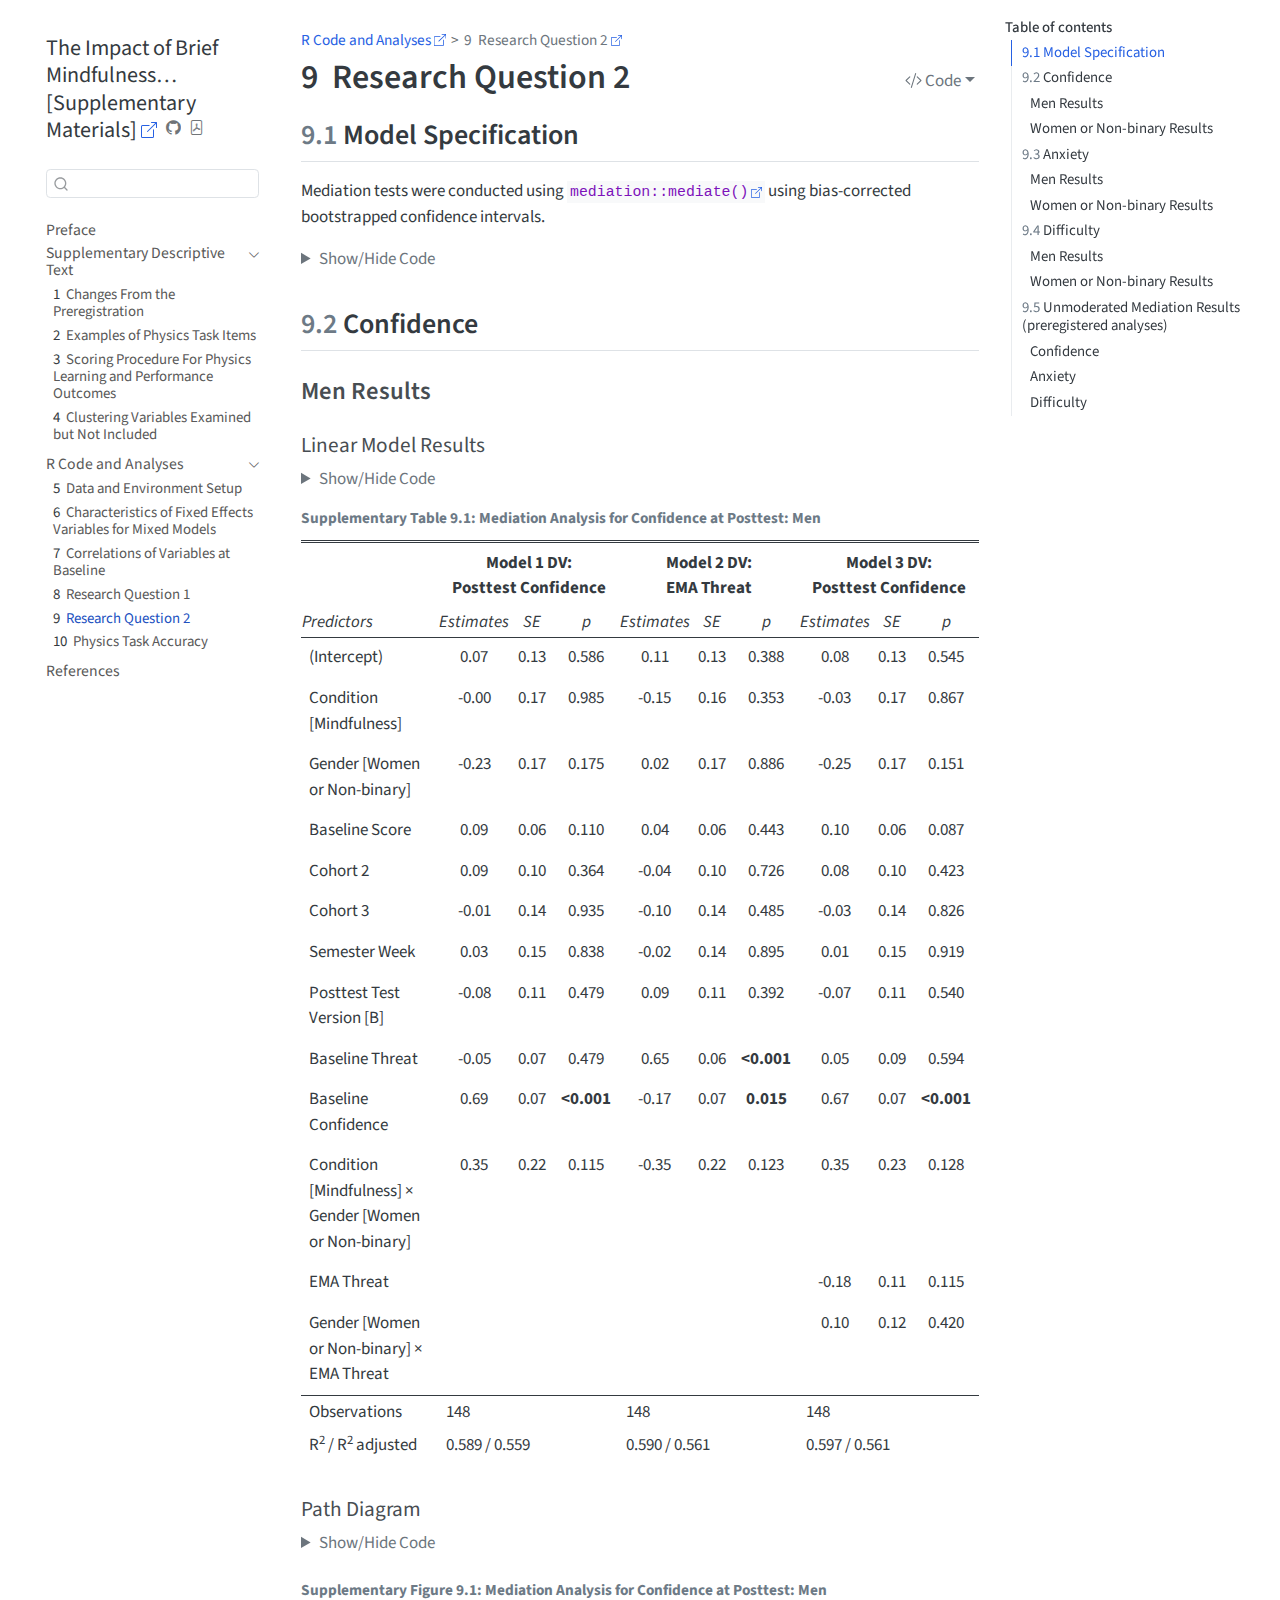
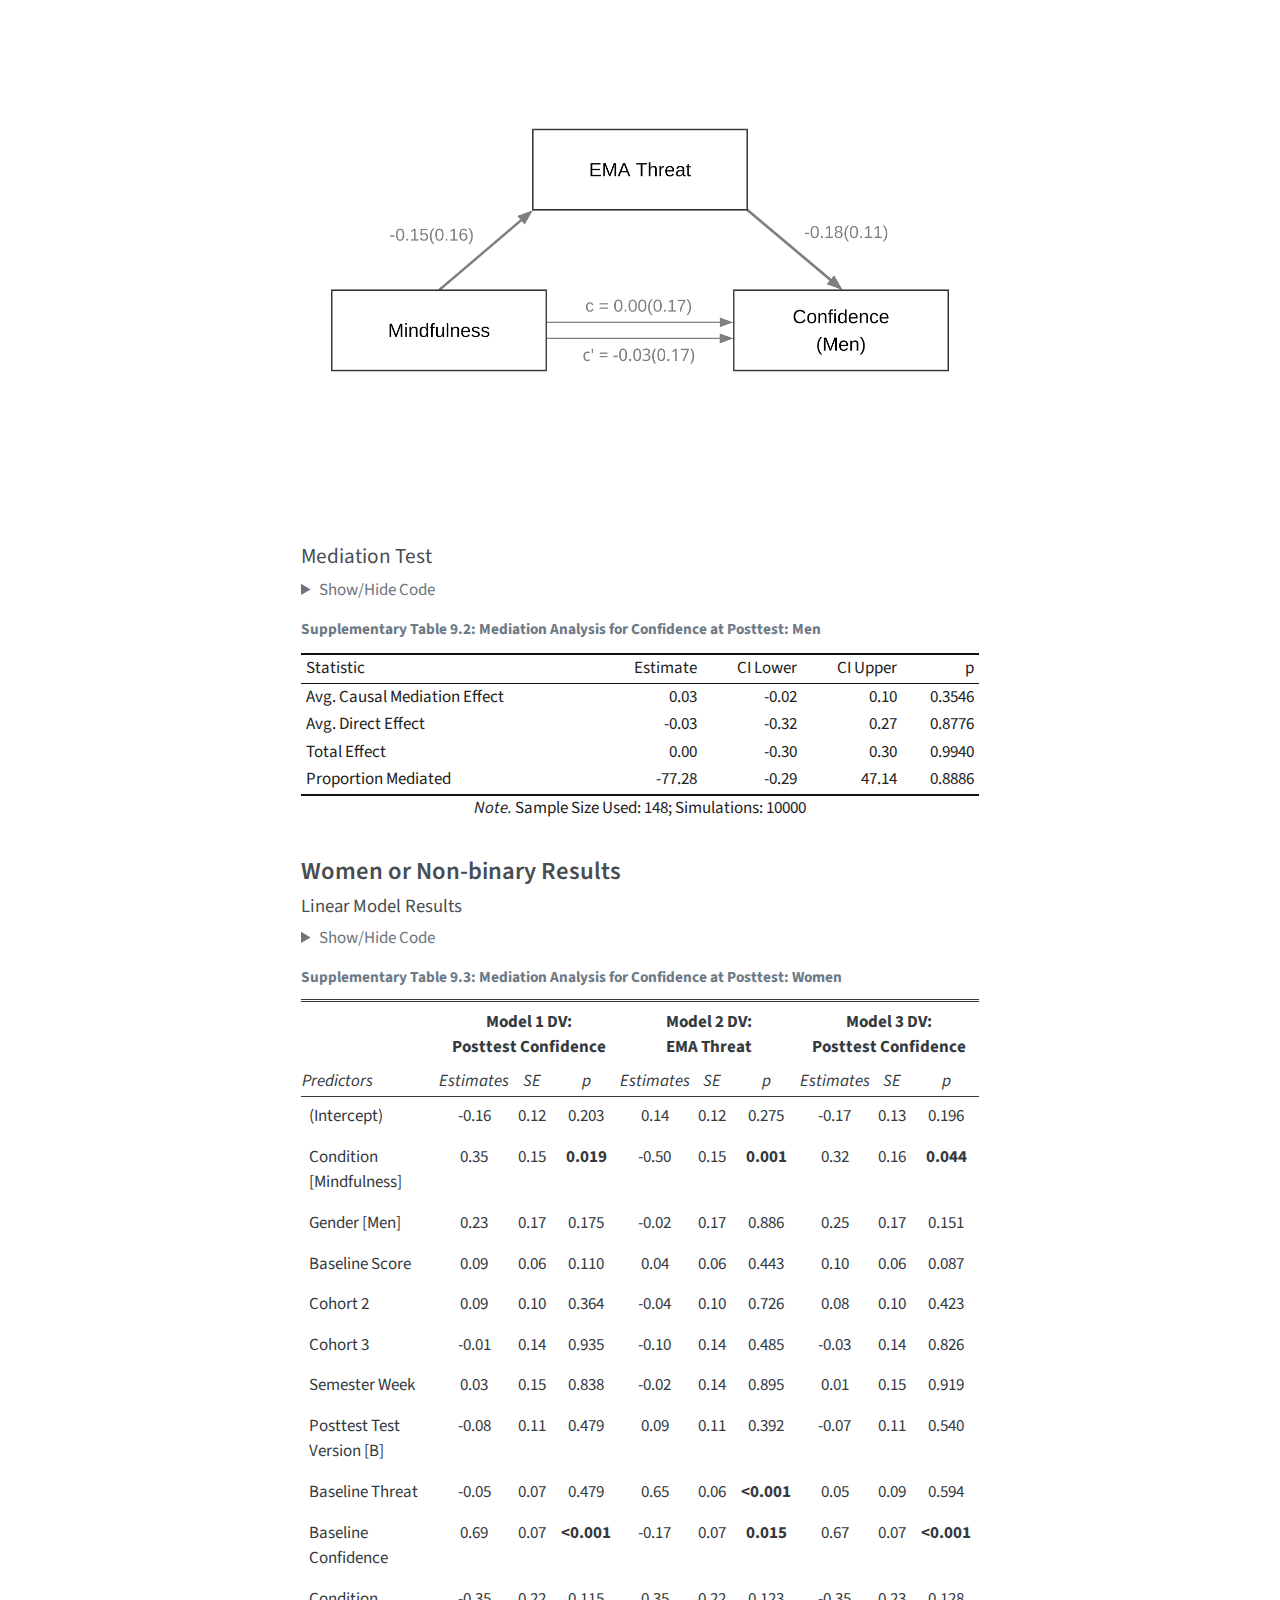
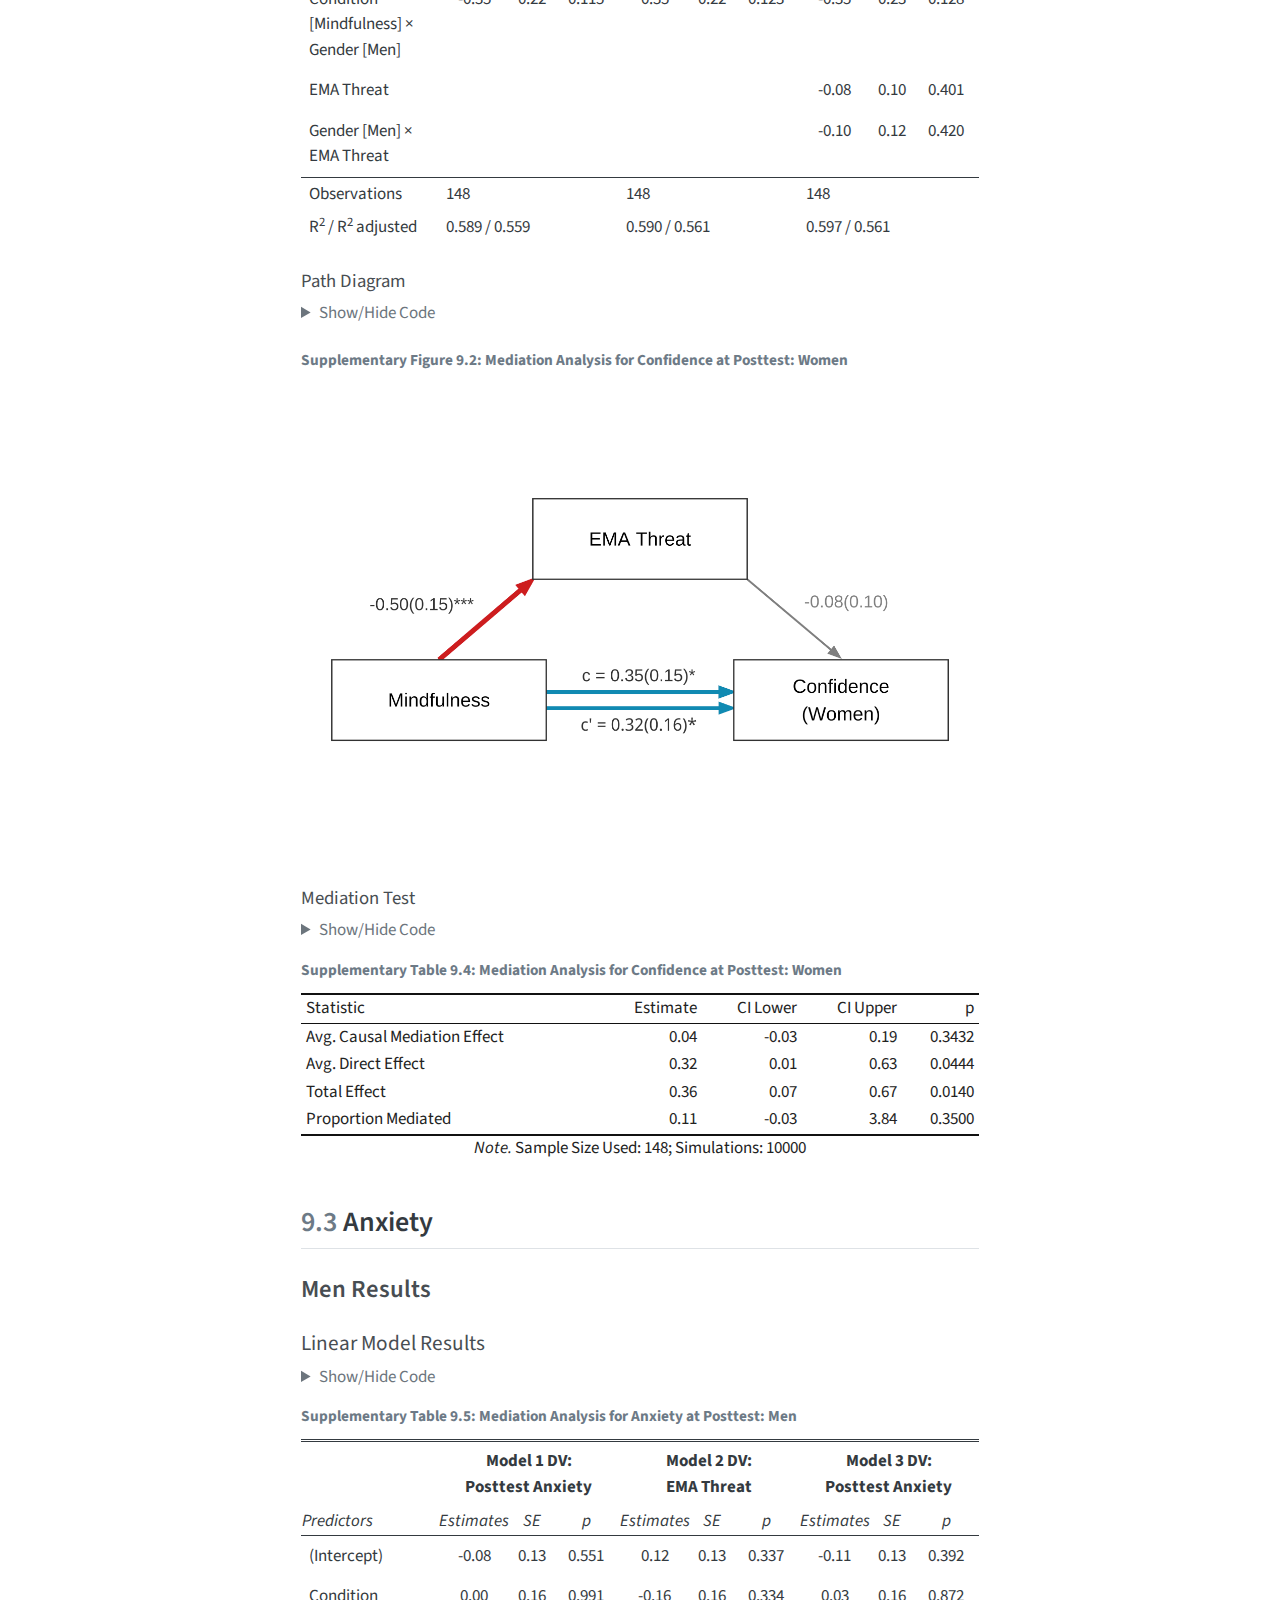
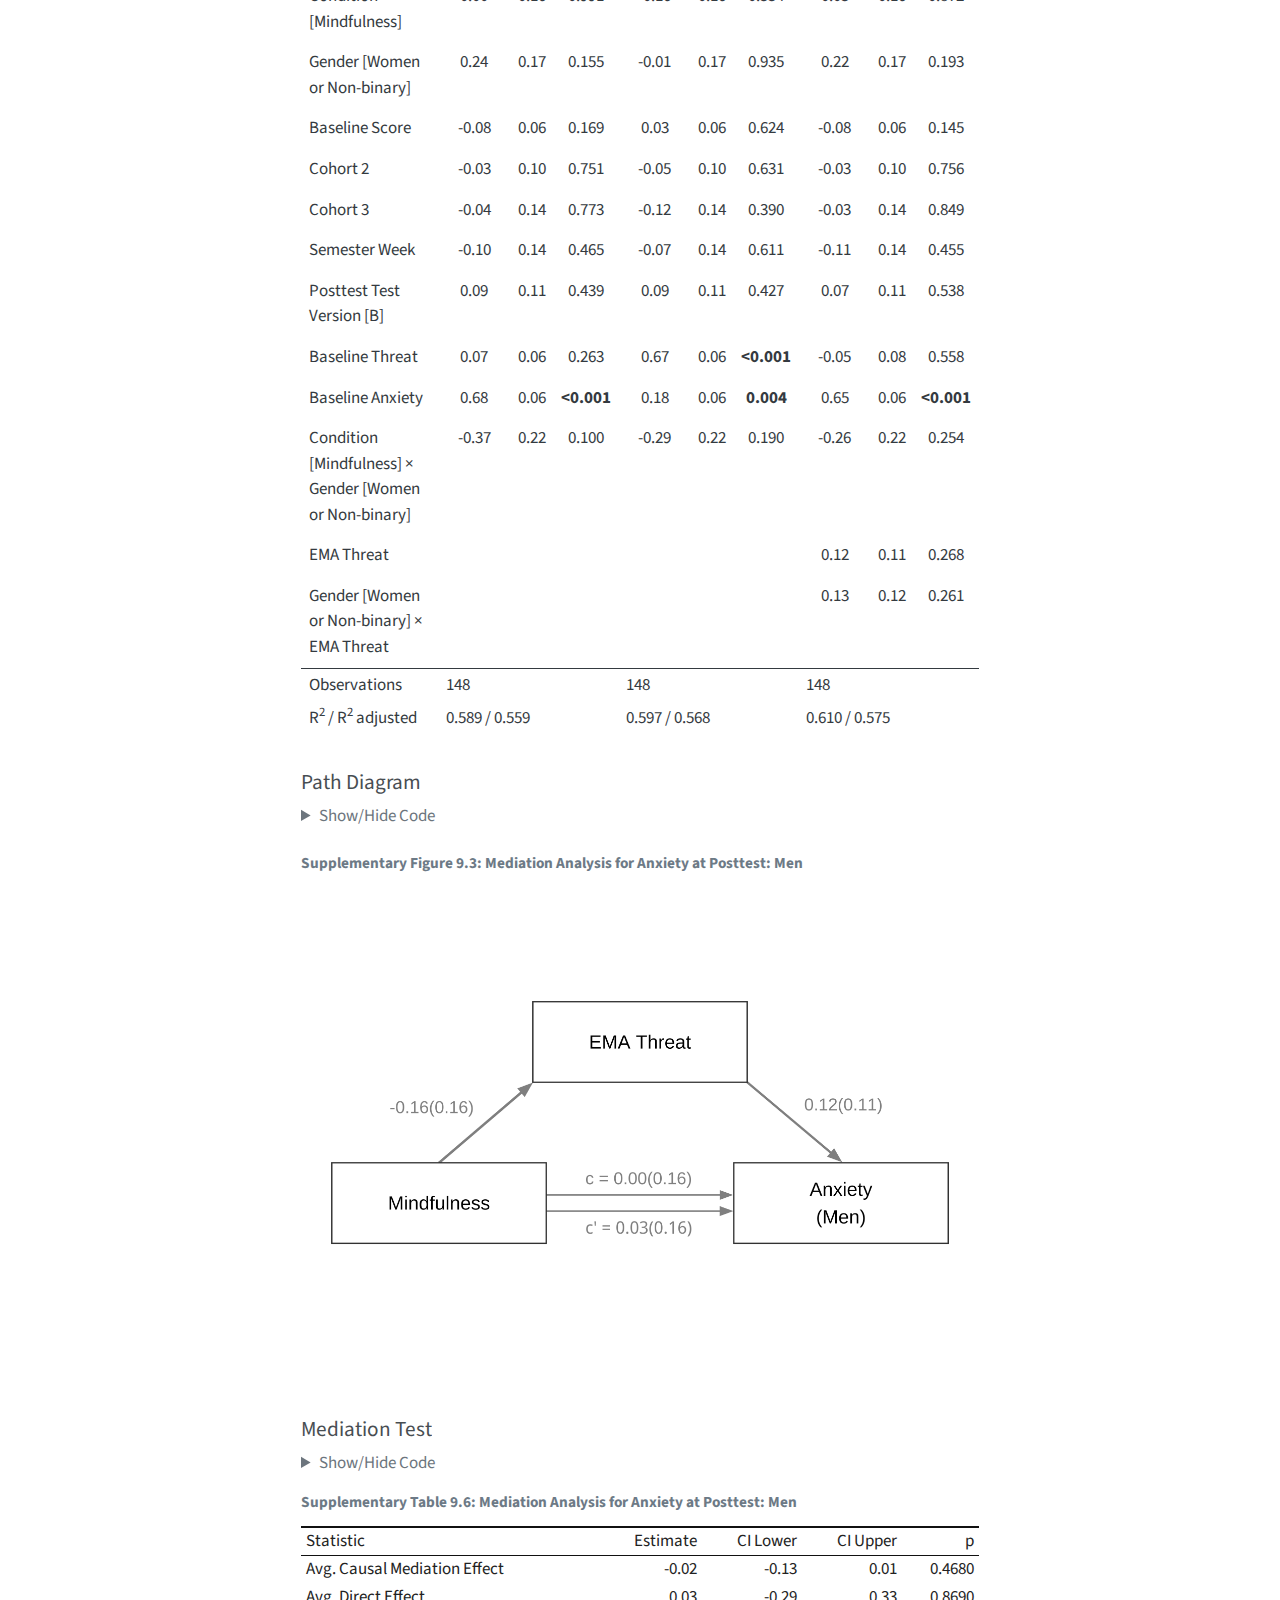
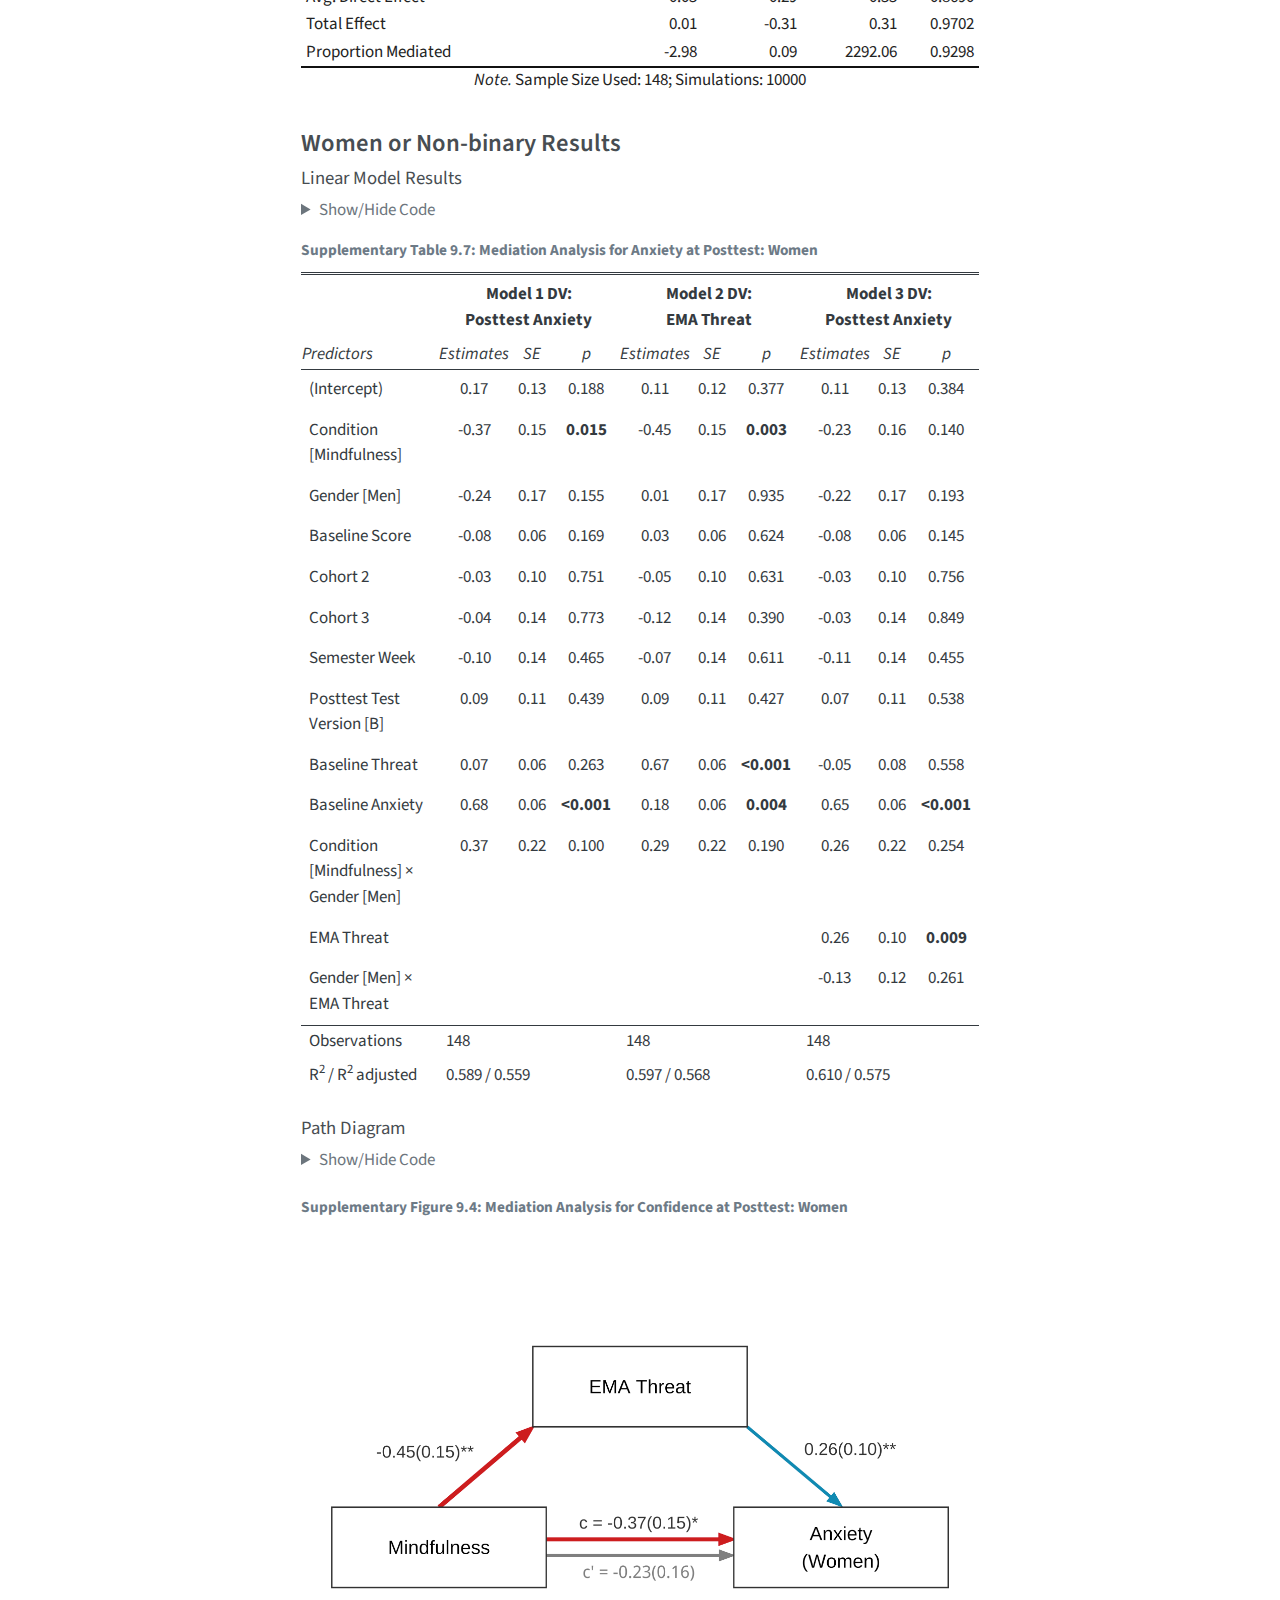
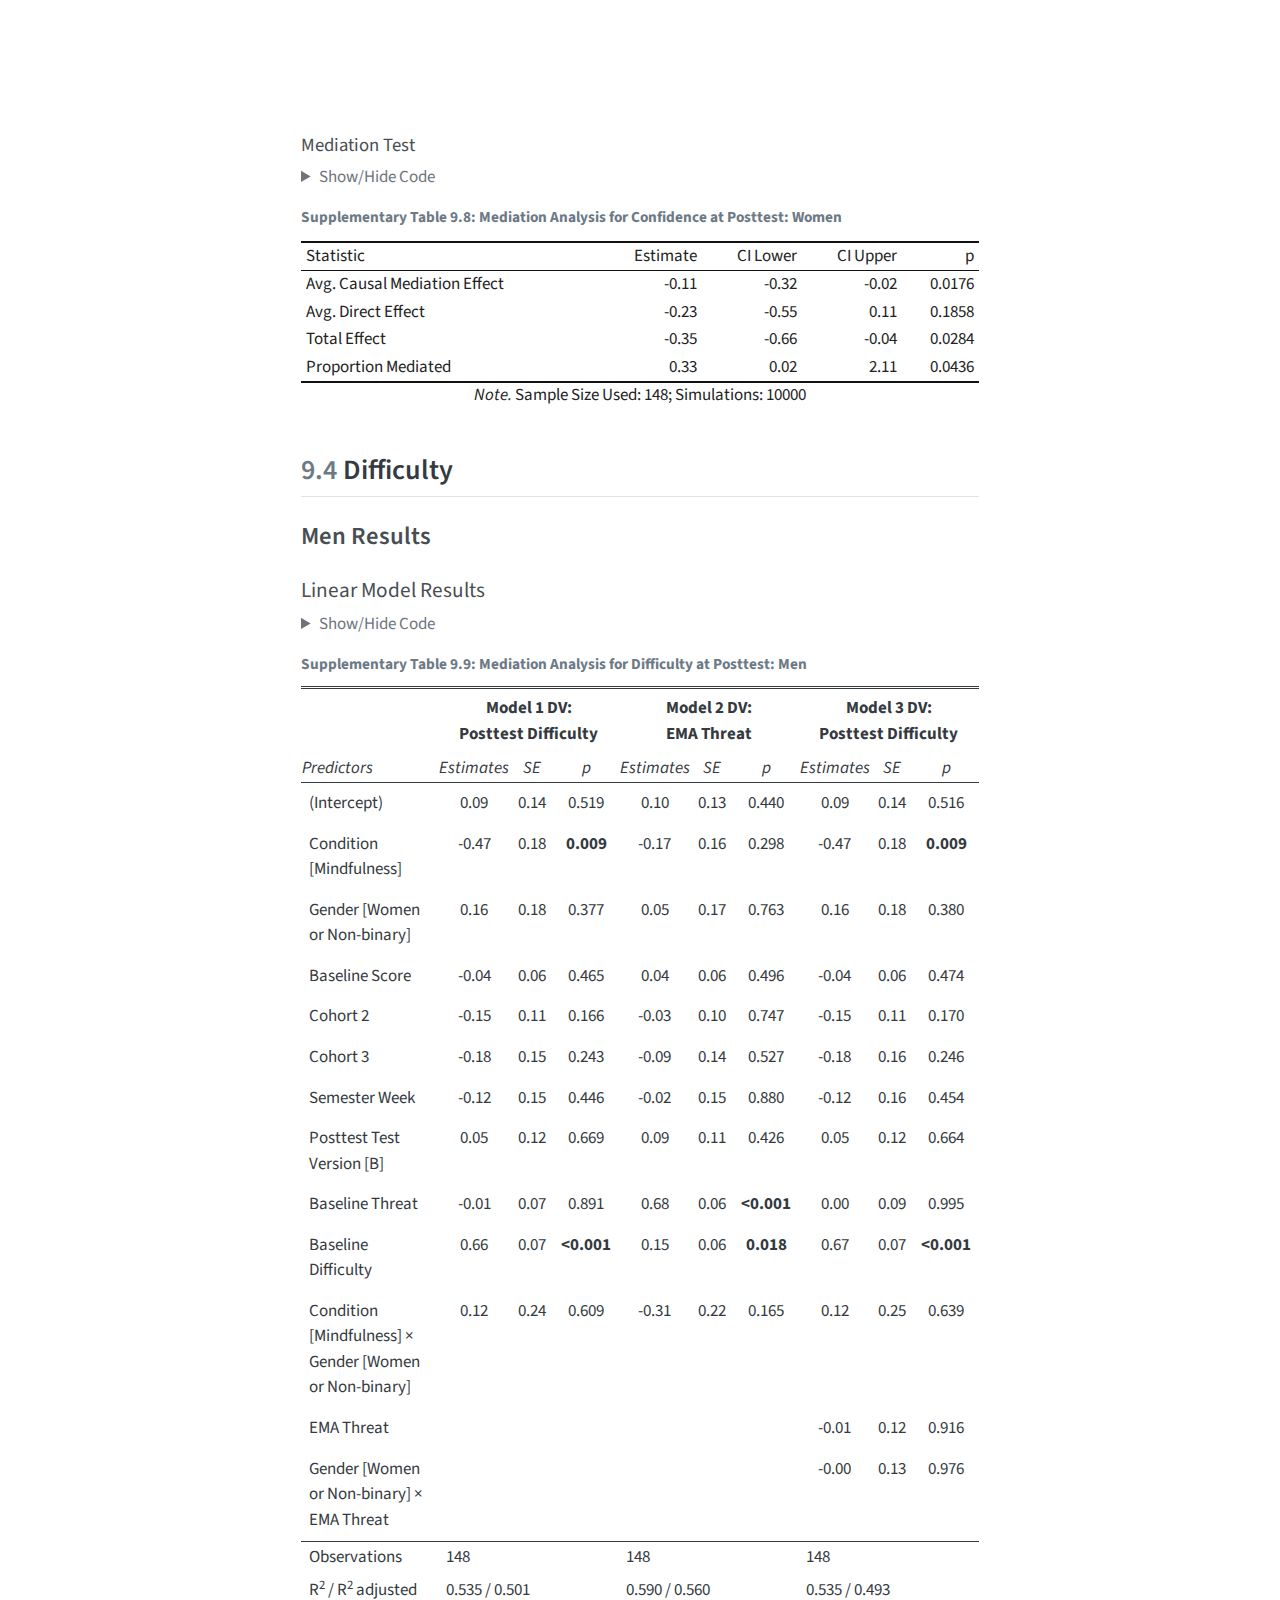
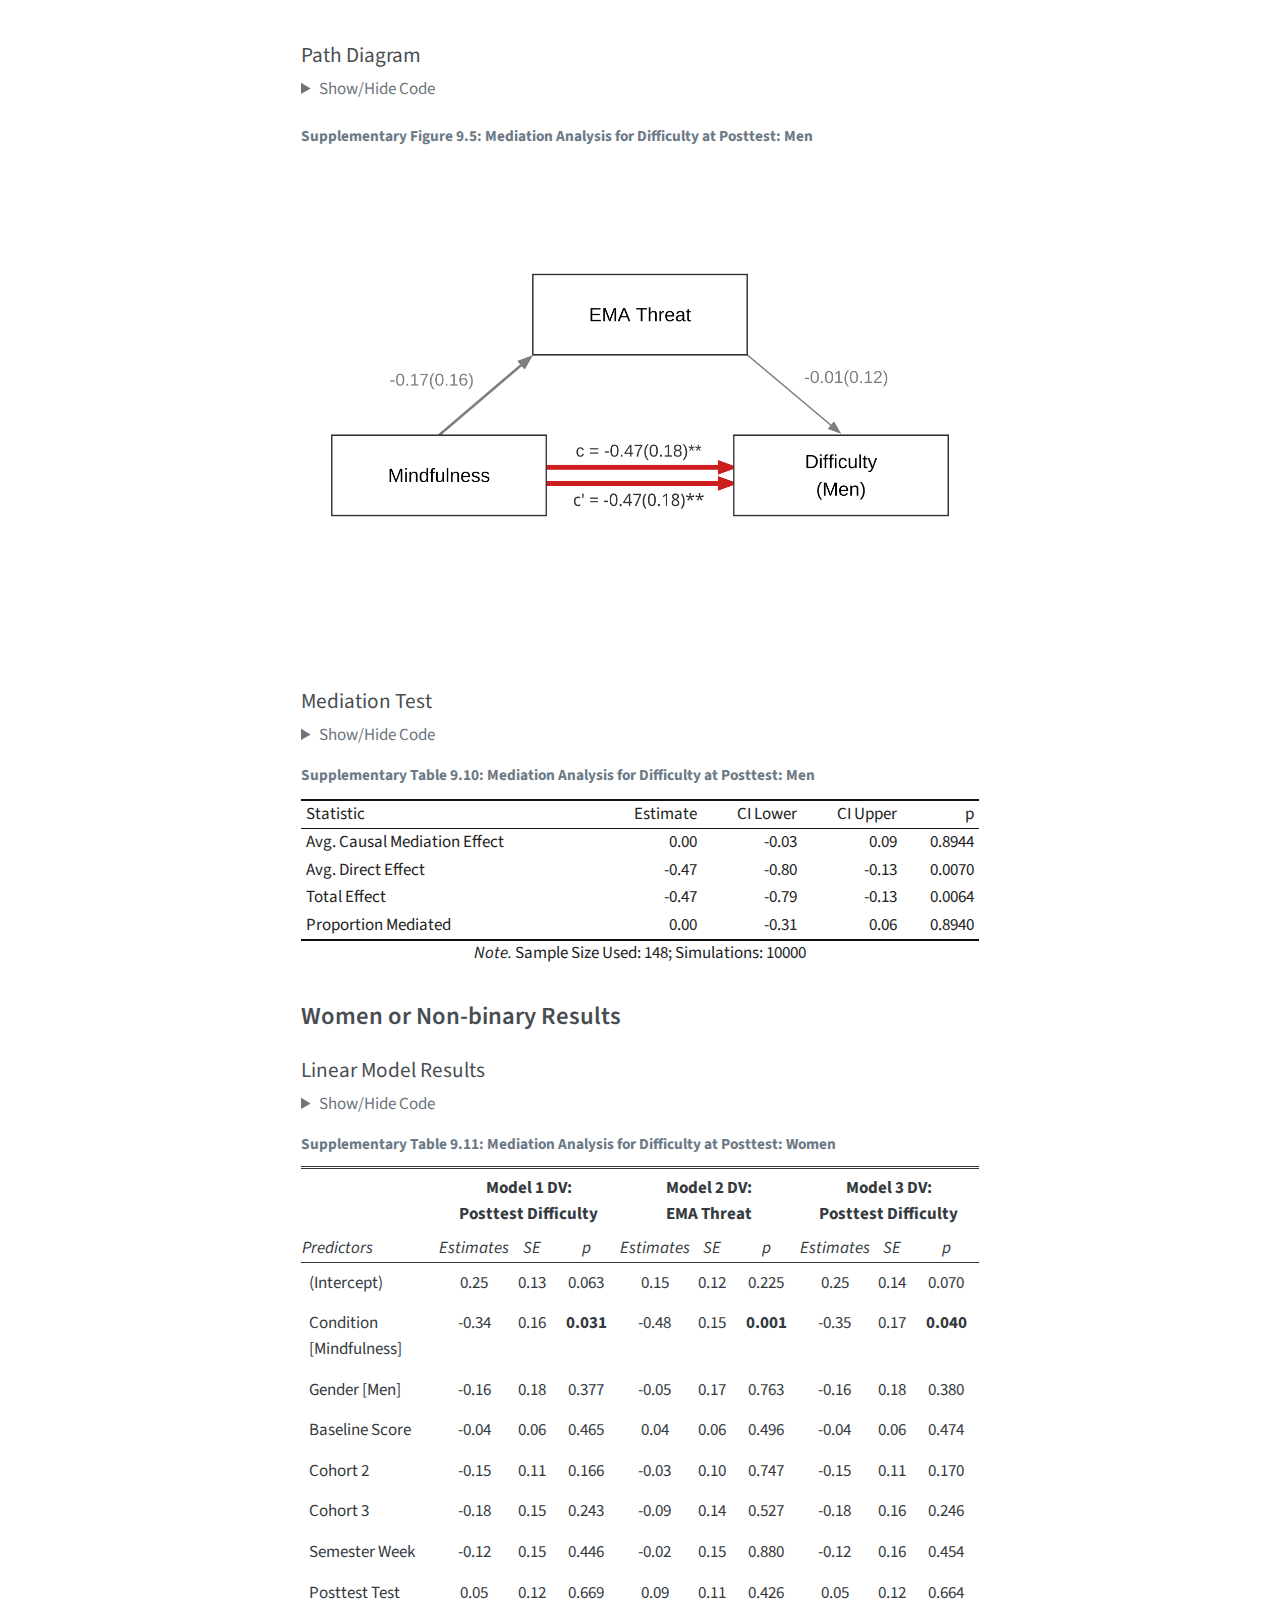
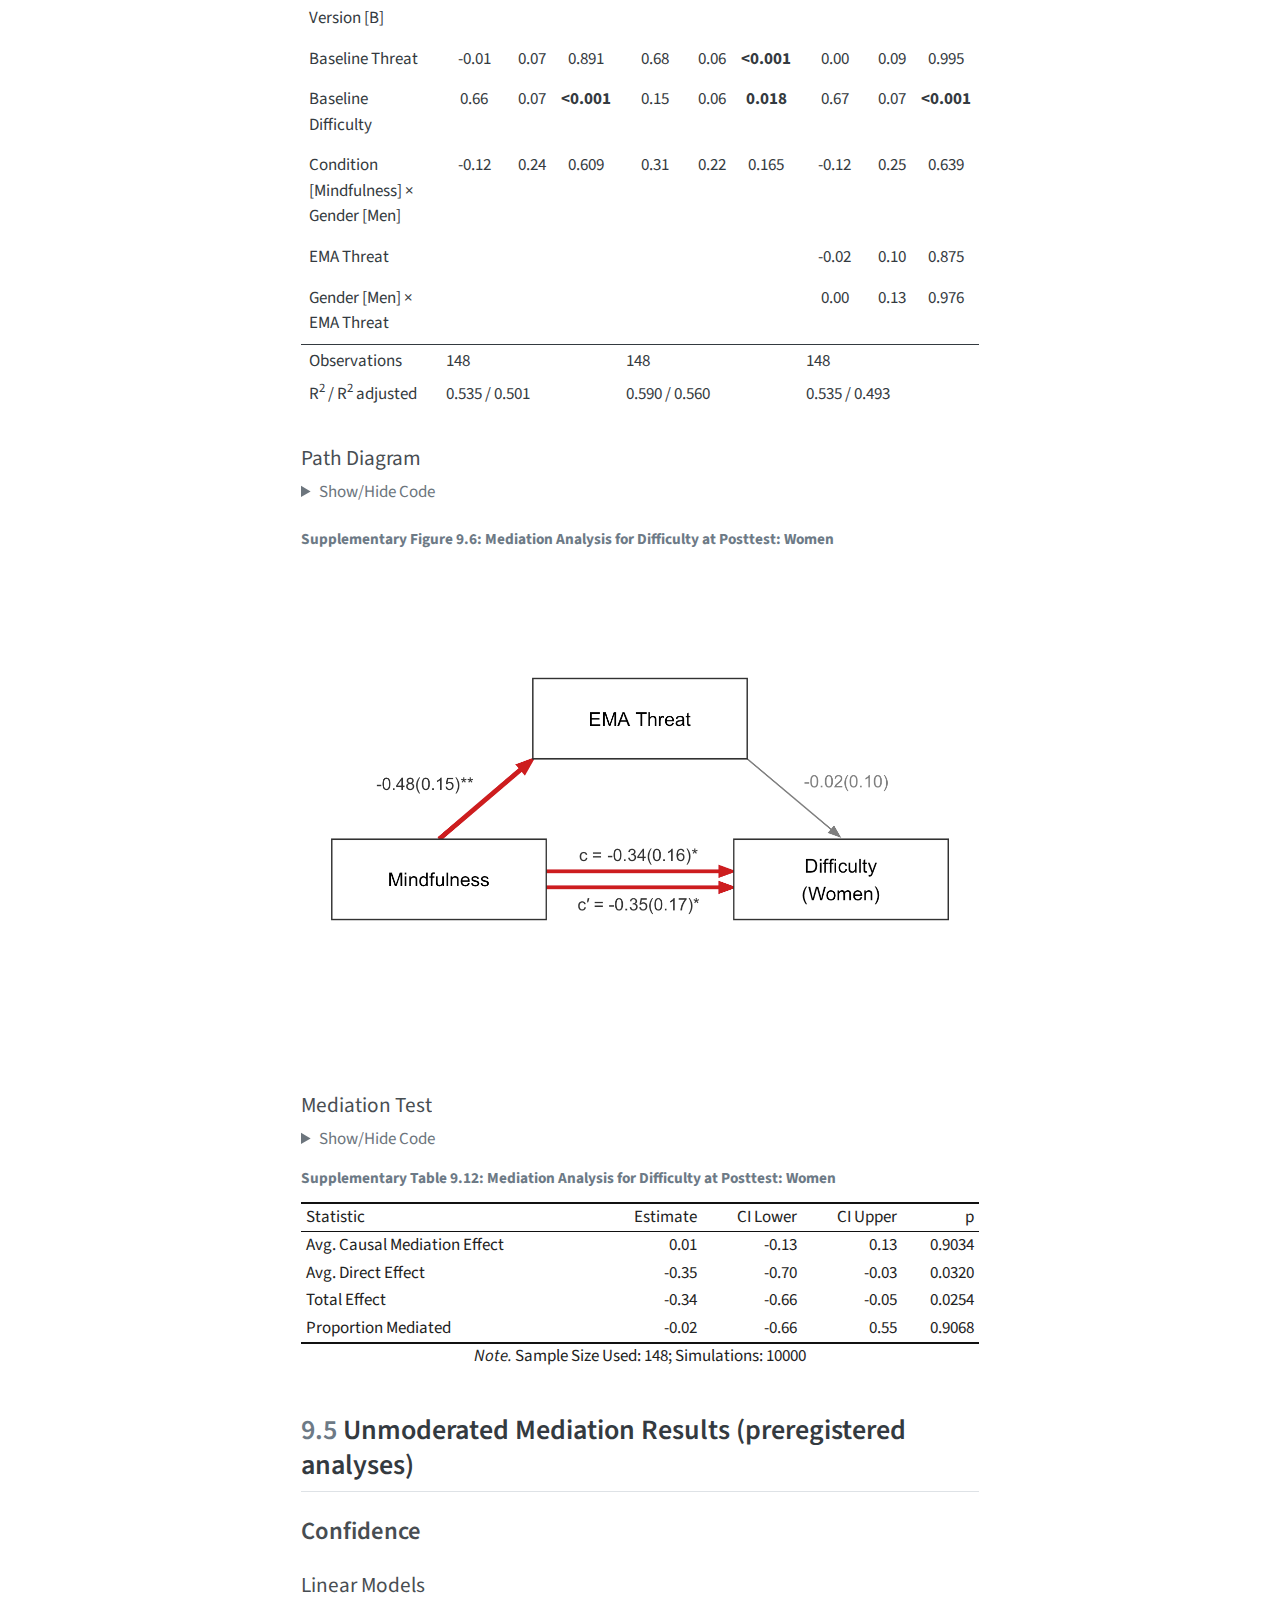
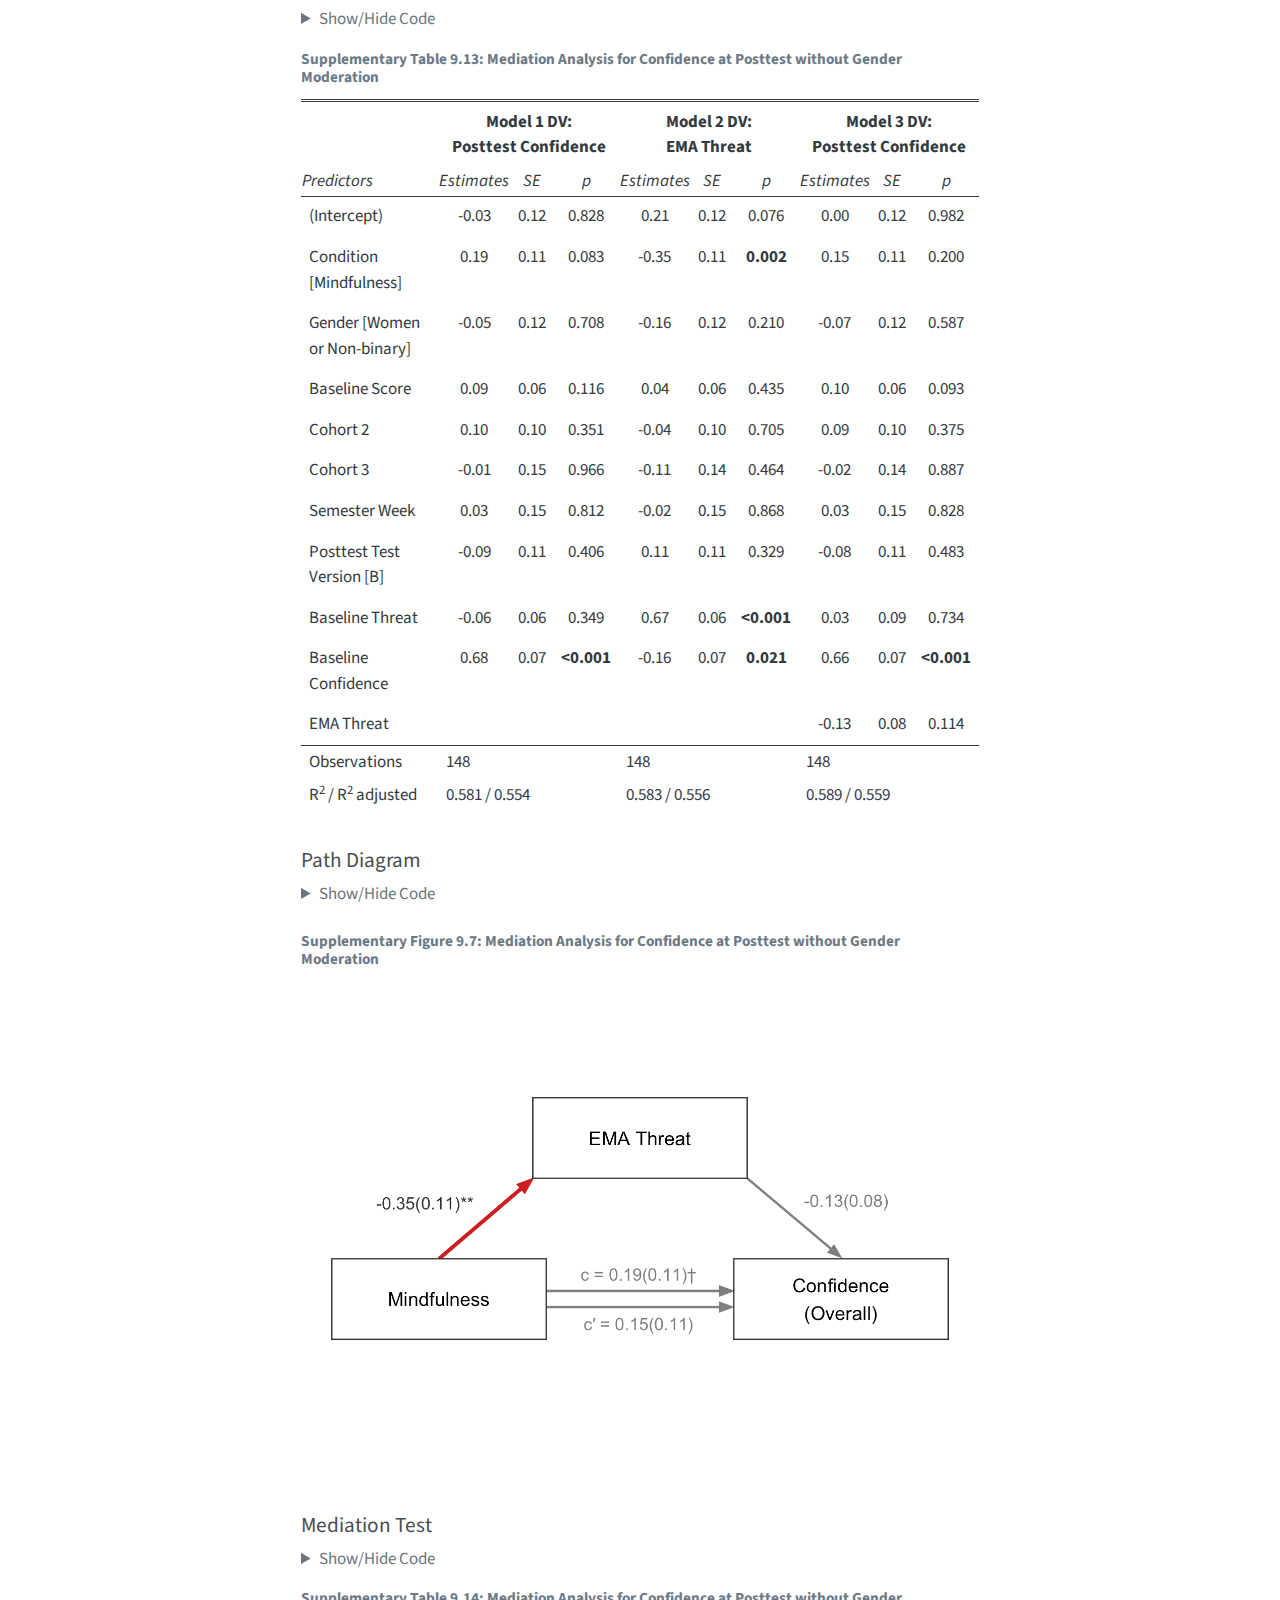
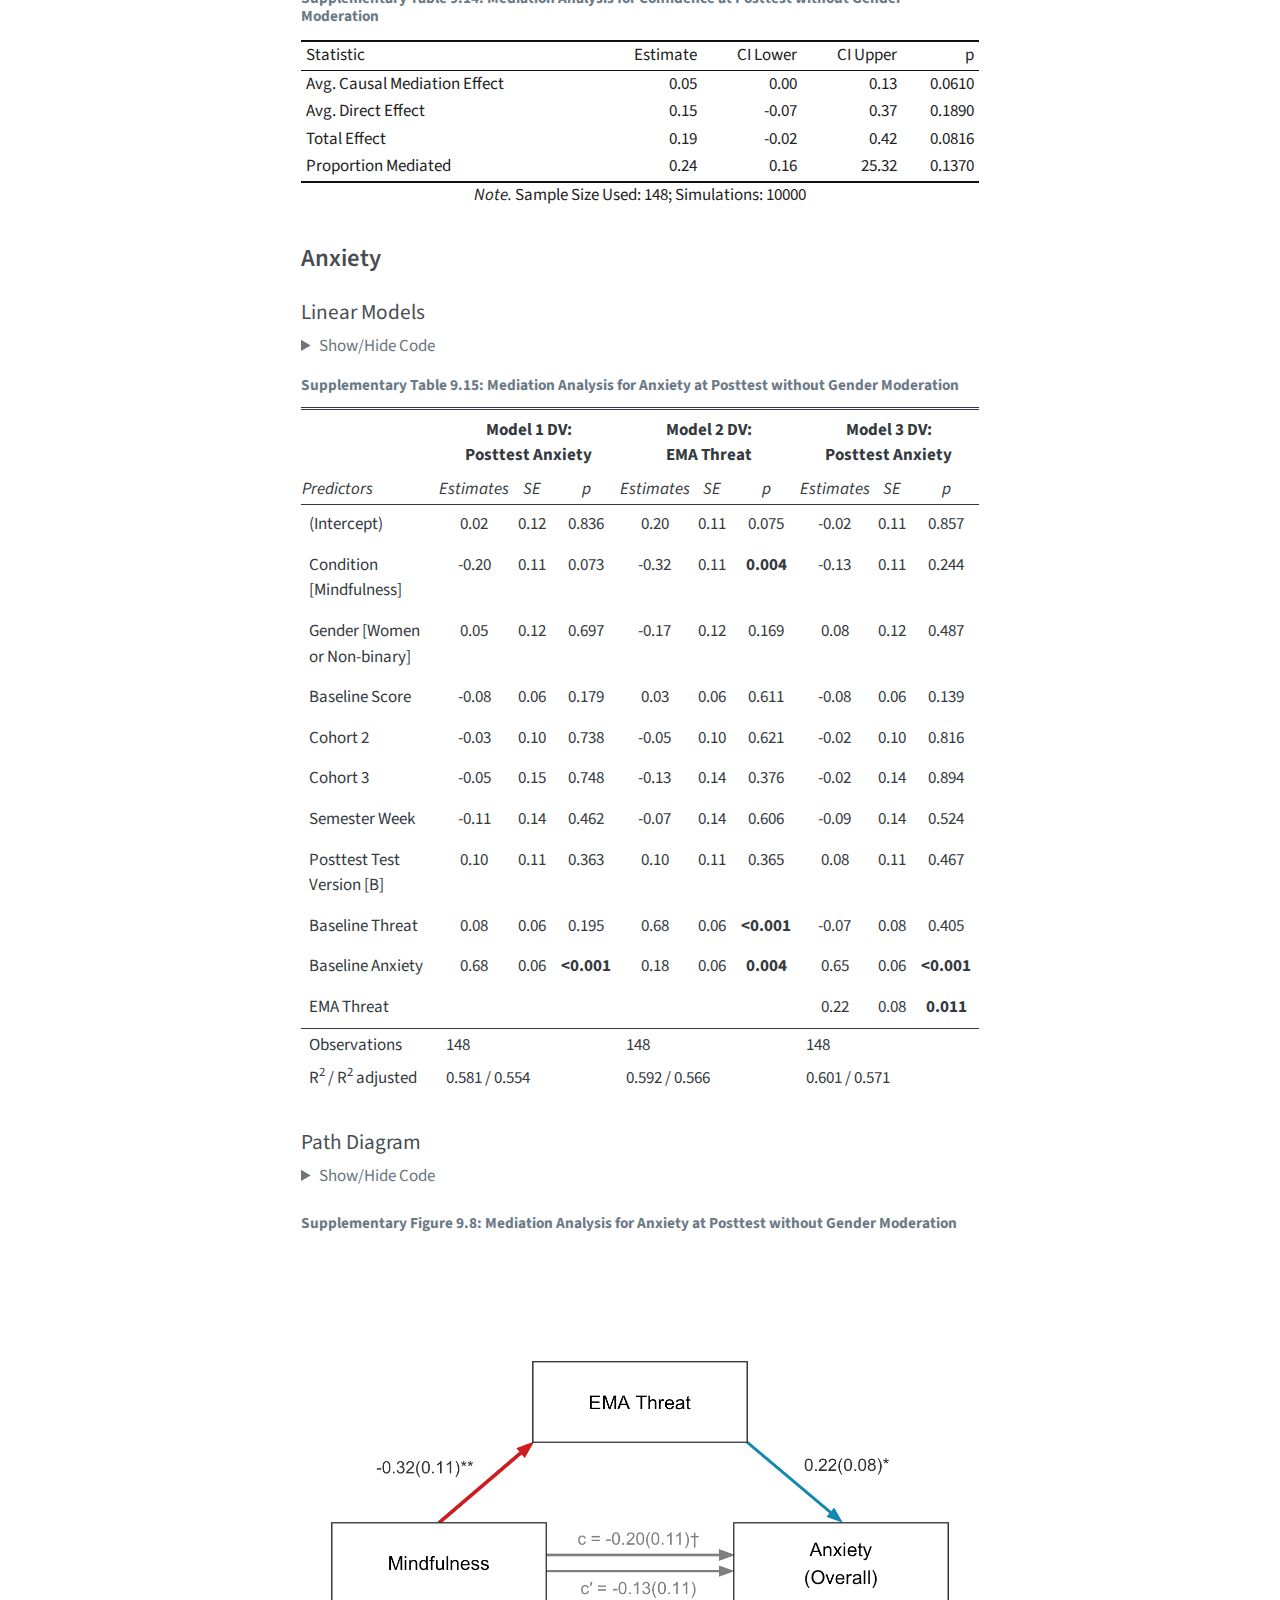
<file: chapters/09-research-question-2.html>
<!DOCTYPE html>
<html xmlns="http://www.w3.org/1999/xhtml" lang="en" xml:lang="en"><head>
<meta http-equiv="Content-Type" content="text/html; charset=UTF-8">
<meta charset="utf-8">
<meta name="generator" content="quarto-1.7.29">
<meta name="viewport" content="width=device-width, initial-scale=1.0, user-scalable=yes">
<title>9&nbsp; Research Question 2 – The Impact of Brief Mindfulness Training on Judgments of Confidence, Anxiety, and Difficulty While Answering Physics Questions</title>
<style>
code{white-space: pre-wrap;}
span.smallcaps{font-variant: small-caps;}
div.columns{display: flex; gap: min(4vw, 1.5em);}
div.column{flex: auto; overflow-x: auto;}
div.hanging-indent{margin-left: 1.5em; text-indent: -1.5em;}
ul.task-list{list-style: none;}
ul.task-list li input[type="checkbox"] {
  width: 0.8em;
  margin: 0 0.8em 0.2em -1em; /* quarto-specific, see https://github.com/quarto-dev/quarto-cli/issues/4556 */ 
  vertical-align: middle;
}
/* CSS for syntax highlighting */
html { -webkit-text-size-adjust: 100%; }
pre > code.sourceCode { white-space: pre; position: relative; }
pre > code.sourceCode > span { display: inline-block; line-height: 1.25; }
pre > code.sourceCode > span:empty { height: 1.2em; }
.sourceCode { overflow: visible; }
code.sourceCode > span { color: inherit; text-decoration: inherit; }
div.sourceCode { margin: 1em 0; }
pre.sourceCode { margin: 0; }
@media screen {
div.sourceCode { overflow: auto; }
}
@media print {
pre > code.sourceCode { white-space: pre-wrap; }
pre > code.sourceCode > span { text-indent: -5em; padding-left: 5em; }
}
pre.numberSource code
  { counter-reset: source-line 0; }
pre.numberSource code > span
  { position: relative; left: -4em; counter-increment: source-line; }
pre.numberSource code > span > a:first-child::before
  { content: counter(source-line);
    position: relative; left: -1em; text-align: right; vertical-align: baseline;
    border: none; display: inline-block;
    -webkit-touch-callout: none; -webkit-user-select: none;
    -khtml-user-select: none; -moz-user-select: none;
    -ms-user-select: none; user-select: none;
    padding: 0 4px; width: 4em;
  }
pre.numberSource { margin-left: 3em;  padding-left: 4px; }
div.sourceCode
  {   }
@media screen {
pre > code.sourceCode > span > a:first-child::before { text-decoration: underline; }
}
</style>

<script src="../site_libs/quarto-nav/quarto-nav.js"></script>
<script src="../site_libs/quarto-nav/headroom.min.js"></script>
<script src="../site_libs/clipboard/clipboard.min.js"></script>
<script src="../site_libs/quarto-search/autocomplete.umd.js"></script>
<script src="../site_libs/quarto-search/fuse.min.js"></script>
<script src="../site_libs/quarto-search/quarto-search.js"></script>
<meta name="quarto:offset" content="../">
<link href="../chapters/10-accuracy-results.html" rel="next">
<link href="../chapters/08-research-question-1.html" rel="prev">
<script src="../site_libs/quarto-html/quarto.js" type="module"></script>
<script src="../site_libs/quarto-html/tabsets/tabsets.js" type="module"></script>
<script src="../site_libs/quarto-html/popper.min.js"></script>
<script src="../site_libs/quarto-html/tippy.umd.min.js"></script>
<script src="../site_libs/quarto-html/anchor.min.js"></script>
<link href="../site_libs/quarto-html/tippy.css" rel="stylesheet">
<link href="../site_libs/quarto-html/quarto-syntax-highlighting-0815c480559380816a4d1ea211a47e91.css" rel="stylesheet" id="quarto-text-highlighting-styles">
<script src="../site_libs/bootstrap/bootstrap.min.js"></script>
<link href="../site_libs/bootstrap/bootstrap-icons.css" rel="stylesheet">
<link href="../site_libs/bootstrap/bootstrap-d3c9390091c69a50683db05bc45f20d8.min.css" rel="stylesheet" append-hash="true" id="quarto-bootstrap" data-mode="light">
<script src="../site_libs/quarto-contrib/glightbox/glightbox.min.js"></script>
<link href="../site_libs/quarto-contrib/glightbox/glightbox.min.css" rel="stylesheet">
<link href="../site_libs/quarto-contrib/glightbox/lightbox.css" rel="stylesheet"><script id="quarto-search-options" type="application/json">{
  "location": "sidebar",
  "copy-button": false,
  "collapse-after": 3,
  "panel-placement": "start",
  "type": "textbox",
  "limit": 50,
  "keyboard-shortcut": [
    "f",
    "/",
    "s"
  ],
  "show-item-context": false,
  "language": {
    "search-no-results-text": "No results",
    "search-matching-documents-text": "matching documents",
    "search-copy-link-title": "Copy link to search",
    "search-hide-matches-text": "Hide additional matches",
    "search-more-match-text": "more match in this document",
    "search-more-matches-text": "more matches in this document",
    "search-clear-button-title": "Clear",
    "search-text-placeholder": "",
    "search-detached-cancel-button-title": "Cancel",
    "search-submit-button-title": "Submit",
    "search-label": "Search"
  }
}</script><script src="../site_libs/kePrint-0.0.1/kePrint.js"></script><link href="../site_libs/lightable-0.0.1/lightable.css" rel="stylesheet">
<link rel="stylesheet" href="../css/styles.css">
</head>
<body class="nav-sidebar floating quarto-light">

<div id="quarto-search-results"></div>
  <header id="quarto-header" class="headroom fixed-top"><nav class="quarto-secondary-nav"><div class="container-fluid d-flex">
      <button type="button" class="quarto-btn-toggle btn" data-bs-toggle="collapse" role="button" data-bs-target=".quarto-sidebar-collapse-item" aria-controls="quarto-sidebar" aria-expanded="false" aria-label="Toggle sidebar navigation" onclick="if (window.quartoToggleHeadroom) { window.quartoToggleHeadroom(); }">
        <i class="bi bi-layout-text-sidebar-reverse"></i>
      </button>
        <nav class="quarto-page-breadcrumbs" aria-label="breadcrumb"><ol class="breadcrumb"><li class="breadcrumb-item"><a href="../chapters/05-data-setup.html">R Code and Analyses</a></li><li class="breadcrumb-item"><a href="../chapters/09-research-question-2.html"><span class="chapter-number">9</span>&nbsp; <span class="chapter-title">Research Question 2</span></a></li></ol></nav>
        <a class="flex-grow-1" role="navigation" data-bs-toggle="collapse" data-bs-target=".quarto-sidebar-collapse-item" aria-controls="quarto-sidebar" aria-expanded="false" aria-label="Toggle sidebar navigation" onclick="if (window.quartoToggleHeadroom) { window.quartoToggleHeadroom(); }">      
        </a>
      <button type="button" class="btn quarto-search-button" aria-label="Search" onclick="window.quartoOpenSearch();">
        <i class="bi bi-search"></i>
      </button>
    </div>
  </nav></header><!-- content --><div id="quarto-content" class="quarto-container page-columns page-rows-contents page-layout-article">
<!-- sidebar -->
  <nav id="quarto-sidebar" class="sidebar collapse collapse-horizontal quarto-sidebar-collapse-item sidebar-navigation floating overflow-auto"><div class="pt-lg-2 mt-2 text-left sidebar-header">
    <div class="sidebar-title mb-0 py-0">
      <a href="../">The Impact of Brief Mindfulness… [Supplementary Materials]</a> 
        <div class="sidebar-tools-main">
    <a href="https://github.com/apelakh/pelakh-et-al-2025-supplement/tree/article-supplement" title="Source Code" class="quarto-navigation-tool px-1" aria-label="Source Code"><i class="bi bi-github"></i></a>
    <a href="../Pelakh-et-al-supplement.pdf" title="Download PDF" class="quarto-navigation-tool px-1" aria-label="Download PDF"><i class="bi bi-file-pdf"></i></a>
</div>
    </div>
      </div>
        <div class="mt-2 flex-shrink-0 align-items-center">
        <div class="sidebar-search">
        <div id="quarto-search" class="" title="Search"></div>
        </div>
        </div>
    <div class="sidebar-menu-container"> 
    <ul class="list-unstyled mt-1">
<li class="sidebar-item">
  <div class="sidebar-item-container"> 
  <a href="../index.html" class="sidebar-item-text sidebar-link">
 <span class="menu-text">Preface</span></a>
  </div>
</li>
        <li class="sidebar-item sidebar-item-section">
      <div class="sidebar-item-container"> 
            <a class="sidebar-item-text sidebar-link text-start" data-bs-toggle="collapse" data-bs-target="#quarto-sidebar-section-1" role="navigation" aria-expanded="true">
 <span class="menu-text">Supplementary Descriptive Text</span></a>
          <a class="sidebar-item-toggle text-start" data-bs-toggle="collapse" data-bs-target="#quarto-sidebar-section-1" role="navigation" aria-expanded="true" aria-label="Toggle section">
            <i class="bi bi-chevron-right ms-2"></i>
          </a> 
      </div>
      <ul id="quarto-sidebar-section-1" class="collapse list-unstyled sidebar-section depth1 show">
<li class="sidebar-item">
  <div class="sidebar-item-container"> 
  <a href="../chapters/01-changes-from-preregistration.html" class="sidebar-item-text sidebar-link">
 <span class="menu-text"><span class="chapter-number">1</span>&nbsp; <span class="chapter-title">Changes From the Preregistration</span></span></a>
  </div>
</li>
          <li class="sidebar-item">
  <div class="sidebar-item-container"> 
  <a href="../chapters/02-physics-tasks-descriptions.html" class="sidebar-item-text sidebar-link">
 <span class="menu-text"><span class="chapter-number">2</span>&nbsp; <span class="chapter-title">Examples of Physics Task Items</span></span></a>
  </div>
</li>
          <li class="sidebar-item">
  <div class="sidebar-item-container"> 
  <a href="../chapters/03-physics-tasks-scoring.html" class="sidebar-item-text sidebar-link">
 <span class="menu-text"><span class="chapter-number">3</span>&nbsp; <span class="chapter-title">Scoring Procedure For Physics Learning and Performance Outcomes</span></span></a>
  </div>
</li>
          <li class="sidebar-item">
  <div class="sidebar-item-container"> 
  <a href="../chapters/04-clustering-variables.html" class="sidebar-item-text sidebar-link">
 <span class="menu-text"><span class="chapter-number">4</span>&nbsp; <span class="chapter-title">Clustering Variables Examined but Not Included</span></span></a>
  </div>
</li>
      </ul>
</li>
        <li class="sidebar-item sidebar-item-section">
      <div class="sidebar-item-container"> 
            <a class="sidebar-item-text sidebar-link text-start" data-bs-toggle="collapse" data-bs-target="#quarto-sidebar-section-2" role="navigation" aria-expanded="true">
 <span class="menu-text">R Code and Analyses</span></a>
          <a class="sidebar-item-toggle text-start" data-bs-toggle="collapse" data-bs-target="#quarto-sidebar-section-2" role="navigation" aria-expanded="true" aria-label="Toggle section">
            <i class="bi bi-chevron-right ms-2"></i>
          </a> 
      </div>
      <ul id="quarto-sidebar-section-2" class="collapse list-unstyled sidebar-section depth1 show">
<li class="sidebar-item">
  <div class="sidebar-item-container"> 
  <a href="../chapters/05-data-setup.html" class="sidebar-item-text sidebar-link">
 <span class="menu-text"><span class="chapter-number">5</span>&nbsp; <span class="chapter-title">Data and Environment Setup</span></span></a>
  </div>
</li>
          <li class="sidebar-item">
  <div class="sidebar-item-container"> 
  <a href="../chapters/06-variable-characteristics.html" class="sidebar-item-text sidebar-link">
 <span class="menu-text"><span class="chapter-number">6</span>&nbsp; <span class="chapter-title">Characteristics of Fixed Effects Variables for Mixed Models</span></span></a>
  </div>
</li>
          <li class="sidebar-item">
  <div class="sidebar-item-container"> 
  <a href="../chapters/07-baseline-correlations.html" class="sidebar-item-text sidebar-link">
 <span class="menu-text"><span class="chapter-number">7</span>&nbsp; <span class="chapter-title">Correlations of Variables at Baseline</span></span></a>
  </div>
</li>
          <li class="sidebar-item">
  <div class="sidebar-item-container"> 
  <a href="../chapters/08-research-question-1.html" class="sidebar-item-text sidebar-link">
 <span class="menu-text"><span class="chapter-number">8</span>&nbsp; <span class="chapter-title">Research Question 1</span></span></a>
  </div>
</li>
          <li class="sidebar-item">
  <div class="sidebar-item-container"> 
  <a href="../chapters/09-research-question-2.html" class="sidebar-item-text sidebar-link active">
 <span class="menu-text"><span class="chapter-number">9</span>&nbsp; <span class="chapter-title">Research Question 2</span></span></a>
  </div>
</li>
          <li class="sidebar-item">
  <div class="sidebar-item-container"> 
  <a href="../chapters/10-accuracy-results.html" class="sidebar-item-text sidebar-link">
 <span class="menu-text"><span class="chapter-number">10</span>&nbsp; <span class="chapter-title">Physics Task Accuracy</span></span></a>
  </div>
</li>
      </ul>
</li>
        <li class="sidebar-item">
  <div class="sidebar-item-container"> 
  <a href="../references.html" class="sidebar-item-text sidebar-link">
 <span class="menu-text">References</span></a>
  </div>
</li>
    </ul>
</div>
</nav><div id="quarto-sidebar-glass" class="quarto-sidebar-collapse-item" data-bs-toggle="collapse" data-bs-target=".quarto-sidebar-collapse-item"></div>
<!-- margin-sidebar -->
    <div id="quarto-margin-sidebar" class="sidebar margin-sidebar">
        <nav id="TOC" role="doc-toc" class="toc-active" data-toc-expanded="2"><h2 id="toc-title">Table of contents</h2>
   
  <ul>
<li><a href="#model-specification" id="toc-model-specification" class="nav-link active" data-scroll-target="#model-specification"><span class="header-section-number">9.1</span> Model Specification</a></li>
  <li>
<a href="#confidence" id="toc-confidence" class="nav-link" data-scroll-target="#confidence"><span class="header-section-number">9.2</span> Confidence</a>
  <ul class="collapse">
<li><a href="#men-results" id="toc-men-results" class="nav-link" data-scroll-target="#men-results">Men Results</a></li>
  <li><a href="#women-or-non-binary-results" id="toc-women-or-non-binary-results" class="nav-link" data-scroll-target="#women-or-non-binary-results">Women or Non-binary Results</a></li>
  </ul>
</li>
  <li>
<a href="#anxiety" id="toc-anxiety" class="nav-link" data-scroll-target="#anxiety"><span class="header-section-number">9.3</span> Anxiety</a>
  <ul class="collapse">
<li><a href="#men-results-1" id="toc-men-results-1" class="nav-link" data-scroll-target="#men-results-1">Men Results</a></li>
  <li><a href="#women-or-non-binary-results-1" id="toc-women-or-non-binary-results-1" class="nav-link" data-scroll-target="#women-or-non-binary-results-1">Women or Non-binary Results</a></li>
  </ul>
</li>
  <li>
<a href="#difficulty" id="toc-difficulty" class="nav-link" data-scroll-target="#difficulty"><span class="header-section-number">9.4</span> Difficulty</a>
  <ul class="collapse">
<li><a href="#men-results-2" id="toc-men-results-2" class="nav-link" data-scroll-target="#men-results-2">Men Results</a></li>
  <li><a href="#women-or-non-binary-results-2" id="toc-women-or-non-binary-results-2" class="nav-link" data-scroll-target="#women-or-non-binary-results-2">Women or Non-binary Results</a></li>
  </ul>
</li>
  <li>
<a href="#sec-preregistered" id="toc-sec-preregistered" class="nav-link" data-scroll-target="#sec-preregistered"><span class="header-section-number">9.5</span> Unmoderated Mediation Results (preregistered analyses)</a>
  <ul class="collapse">
<li><a href="#confidence-1" id="toc-confidence-1" class="nav-link" data-scroll-target="#confidence-1">Confidence</a></li>
  <li><a href="#anxiety-1" id="toc-anxiety-1" class="nav-link" data-scroll-target="#anxiety-1">Anxiety</a></li>
  <li><a href="#difficulty-1" id="toc-difficulty-1" class="nav-link" data-scroll-target="#difficulty-1">Difficulty</a></li>
  </ul>
</li>
  </ul></nav>
    </div>
<!-- main -->
<main class="content" id="quarto-document-content"><header id="title-block-header" class="quarto-title-block default"><nav class="quarto-page-breadcrumbs quarto-title-breadcrumbs d-none d-lg-block" aria-label="breadcrumb"><ol class="breadcrumb"><li class="breadcrumb-item"><a href="../chapters/05-data-setup.html">R Code and Analyses</a></li><li class="breadcrumb-item"><a href="../chapters/09-research-question-2.html"><span class="chapter-number">9</span>&nbsp; <span class="chapter-title">Research Question 2</span></a></li></ol></nav><div class="quarto-title">
<div class="quarto-title-block"><div><h1 class="title">
<span class="chapter-number">9</span>&nbsp; <span class="chapter-title">Research Question 2</span>
</h1><button type="button" class="btn code-tools-button dropdown-toggle" id="quarto-code-tools-menu" data-bs-toggle="dropdown" aria-expanded="false"><i class="bi"></i> Code</button><ul class="dropdown-menu dropdown-menu-end" aria-labelelledby="quarto-code-tools-menu"><li><a id="quarto-show-all-code" class="dropdown-item" href="javascript:void(0)" role="button">Show All Code</a></li><li><a id="quarto-hide-all-code" class="dropdown-item" href="javascript:void(0)" role="button">Hide All Code</a></li><li><hr class="dropdown-divider"></li><li><a id="quarto-view-source" class="dropdown-item" href="javascript:void(0)" role="button">View Source</a></li></ul></div></div>
</div>



<div class="quarto-title-meta">

    
  
    
  </div>
  


</header><section id="model-specification" class="level2" data-number="9.1"><h2 data-number="9.1" class="anchored" data-anchor-id="model-specification">
<span class="header-section-number">9.1</span> Model Specification</h2>
<p>Mediation tests were conducted using <code><a href="https://rdrr.io/pkg/mediation/man/mediate.html">mediation::mediate()</a></code> using bias-corrected bootstrapped confidence intervals.</p>
<div class="cell">
<details class="code-fold"><summary>Show/Hide Code</summary><div class="sourceCode" id="cb1"><pre class="downlit sourceCode r code-with-copy"><code class="sourceCode R"><span><span class="co"># Formula for c path</span></span>
<span></span>
<span><span class="va">formula_t</span> <span class="op">&lt;-</span> <span class="kw">function</span><span class="op">(</span><span class="va">perception</span><span class="op">)</span> <span class="op">{</span></span>
<span>  <span class="fu"><a href="https://rdrr.io/r/stats/formula.html">as.formula</a></span><span class="op">(</span></span>
<span>    <span class="fu"><a href="https://rdrr.io/r/base/paste.html">paste0</a></span><span class="op">(</span></span>
<span>      <span class="st">"Posttest_"</span>,</span>
<span>      <span class="va">perception</span>,</span>
<span>      <span class="st">" ~</span></span>
<span><span class="st">          Condition * Gender +</span></span>
<span><span class="st">          Baseline_Score +</span></span>
<span><span class="st">          Cohort_2 +</span></span>
<span><span class="st">          Cohort_3 +</span></span>
<span><span class="st">          Semester_Week +</span></span>
<span><span class="st">          Posttest_Test_Version +</span></span>
<span><span class="st">          Baseline_Threat +</span></span>
<span><span class="st">          Baseline_"</span>,</span>
<span>      <span class="va">perception</span></span>
<span>    <span class="op">)</span></span>
<span>  <span class="op">)</span></span>
<span><span class="op">}</span></span>
<span></span>
<span><span class="co"># Formula for a path</span></span>
<span></span>
<span><span class="va">formula_m</span> <span class="op">&lt;-</span> <span class="kw">function</span><span class="op">(</span><span class="va">perception</span><span class="op">)</span> <span class="op">{</span></span>
<span>  <span class="fu"><a href="https://rdrr.io/r/stats/formula.html">as.formula</a></span><span class="op">(</span></span>
<span>    <span class="fu"><a href="https://rdrr.io/r/base/paste.html">paste0</a></span><span class="op">(</span></span>
<span>      <span class="st">"EMA_Threat ~</span></span>
<span><span class="st">          Condition * Gender +</span></span>
<span><span class="st">          Baseline_Score +</span></span>
<span><span class="st">          Cohort_2 +</span></span>
<span><span class="st">          Cohort_3 +</span></span>
<span><span class="st">          Semester_Week +</span></span>
<span><span class="st">          Posttest_Test_Version +</span></span>
<span><span class="st">          Baseline_Threat +</span></span>
<span><span class="st">          Baseline_"</span>,</span>
<span>      <span class="va">perception</span></span>
<span>    <span class="op">)</span></span>
<span>  <span class="op">)</span></span>
<span><span class="op">}</span></span>
<span></span>
<span><span class="co"># Formula for c' and b paths</span></span>
<span></span>
<span><span class="va">formula_y</span> <span class="op">&lt;-</span> <span class="kw">function</span><span class="op">(</span><span class="va">perception</span><span class="op">)</span> <span class="op">{</span></span>
<span>  <span class="fu"><a href="https://rdrr.io/r/stats/formula.html">as.formula</a></span><span class="op">(</span></span>
<span>    <span class="fu"><a href="https://rdrr.io/r/base/paste.html">paste0</a></span><span class="op">(</span></span>
<span>      <span class="st">"Posttest_"</span>,</span>
<span>      <span class="va">perception</span>,</span>
<span>      <span class="st">" ~</span></span>
<span><span class="st">          Condition * Gender +</span></span>
<span><span class="st">          EMA_Threat * Gender +</span></span>
<span><span class="st">          Baseline_Score +</span></span>
<span><span class="st">          Cohort_2 +</span></span>
<span><span class="st">          Cohort_3 +</span></span>
<span><span class="st">          Semester_Week +</span></span>
<span><span class="st">          Posttest_Test_Version +</span></span>
<span><span class="st">          Baseline_Threat +</span></span>
<span><span class="st">          Baseline_"</span>,</span>
<span>      <span class="va">perception</span></span>
<span>    <span class="op">)</span></span>
<span>  <span class="op">)</span></span>
<span><span class="op">}</span></span>
<span></span>
<span><span class="co"># Function for removing gender moderations from paths</span></span>
<span><span class="co"># to show overall effects</span></span>
<span><span class="va">remove_interactions</span> <span class="op">&lt;-</span> <span class="kw">function</span><span class="op">(</span><span class="va">perception</span>, <span class="va">formula_fun</span><span class="op">)</span> <span class="op">{</span></span>
<span>  <span class="fu"><a href="https://rdrr.io/r/stats/update.formula.html">update.formula</a></span><span class="op">(</span></span>
<span>    <span class="fu">formula_fun</span><span class="op">(</span><span class="va">perception</span><span class="op">)</span>,</span>
<span>    <span class="va">.</span> <span class="op">~</span> <span class="va">.</span> <span class="op">-</span> <span class="va">Condition</span><span class="op">:</span><span class="va">Gender</span> <span class="op">-</span> <span class="va">Gender</span><span class="op">:</span><span class="va">EMA_Threat</span></span>
<span>  <span class="op">)</span></span>
<span><span class="op">}</span></span>
<span></span>
<span><span class="co"># Helper function to create lm with proper call</span></span>
<span><span class="va">lm_with_call</span> <span class="op">&lt;-</span> <span class="kw">function</span><span class="op">(</span><span class="va">formula_func</span>, <span class="va">perception</span>, <span class="va">data</span>, <span class="va">mod</span> <span class="op">=</span> <span class="cn">TRUE</span><span class="op">)</span> <span class="op">{</span></span>
<span>  <span class="kw">if</span> <span class="op">(</span><span class="va">mod</span><span class="op">)</span> <span class="op">{</span></span>
<span>    <span class="va">formula</span> <span class="op">&lt;-</span> <span class="fu">formula_func</span><span class="op">(</span><span class="va">perception</span><span class="op">)</span></span>
<span>  <span class="op">}</span> <span class="kw">else</span> <span class="op">{</span></span>
<span>    <span class="va">formula</span> <span class="op">&lt;-</span> <span class="fu">remove_interactions</span><span class="op">(</span><span class="va">perception</span>, <span class="va">formula_func</span><span class="op">)</span></span>
<span>  <span class="op">}</span></span>
<span>  <span class="va">model</span> <span class="op">&lt;-</span> <span class="fu"><a href="https://rdrr.io/r/stats/lm.html">lm</a></span><span class="op">(</span><span class="va">formula</span>, data <span class="op">=</span> <span class="va">data</span><span class="op">)</span></span>
<span>  <span class="va">model</span><span class="op">$</span><span class="va">call</span> <span class="op">&lt;-</span> <span class="fu"><a href="https://rdrr.io/r/base/call.html">call</a></span><span class="op">(</span><span class="st">"lm"</span>, formula <span class="op">=</span> <span class="va">formula</span>, data <span class="op">=</span> <span class="fu"><a href="https://rdrr.io/r/base/substitute.html">quote</a></span><span class="op">(</span><span class="va">data</span><span class="op">)</span><span class="op">)</span></span>
<span>  <span class="kw"><a href="https://rdrr.io/r/base/function.html">return</a></span><span class="op">(</span><span class="va">model</span><span class="op">)</span></span>
<span><span class="op">}</span></span>
<span></span>
<span><span class="co"># Linear models with men coded as 0</span></span>
<span><span class="va">models_rq2_men</span> <span class="op">&lt;-</span> <span class="fu">bind_rows</span><span class="op">(</span></span>
<span>  <span class="fu"><a href="https://rdrr.io/r/base/list.html">list</a></span><span class="op">(</span></span>
<span>    Confidence <span class="op">=</span> <span class="va">data_rq2</span>,</span>
<span>    Anxiety <span class="op">=</span> <span class="va">data_rq2</span>,</span>
<span>    Difficulty <span class="op">=</span> <span class="va">data_rq2</span></span>
<span>  <span class="op">)</span>,</span>
<span>  .id <span class="op">=</span> <span class="st">"perception"</span></span>
<span><span class="op">)</span> <span class="op">%&gt;%</span></span>
<span>  <span class="fu">nest</span><span class="op">(</span>.by <span class="op">=</span> <span class="st">"perception"</span><span class="op">)</span> <span class="op">%&gt;%</span></span>
<span>  <span class="fu">mutate</span><span class="op">(</span></span>
<span>    mod_t <span class="op">=</span> <span class="fu">map2</span><span class="op">(</span><span class="va">data</span>, <span class="va">perception</span>, <span class="op">~</span> <span class="fu">lm_with_call</span><span class="op">(</span><span class="va">formula_t</span>, <span class="va">.y</span>, <span class="va">.x</span><span class="op">)</span><span class="op">)</span>,</span>
<span>    mod_m <span class="op">=</span> <span class="fu">map2</span><span class="op">(</span><span class="va">data</span>, <span class="va">perception</span>, <span class="op">~</span> <span class="fu">lm_with_call</span><span class="op">(</span><span class="va">formula_m</span>, <span class="va">.y</span>, <span class="va">.x</span><span class="op">)</span><span class="op">)</span>,</span>
<span>    mod_y <span class="op">=</span> <span class="fu">map2</span><span class="op">(</span><span class="va">data</span>, <span class="va">perception</span>, <span class="op">~</span> <span class="fu">lm_with_call</span><span class="op">(</span><span class="va">formula_y</span>, <span class="va">.y</span>, <span class="va">.x</span><span class="op">)</span><span class="op">)</span></span>
<span>  <span class="op">)</span> <span class="op">%&gt;%</span></span>
<span>  <span class="fu">group_by</span><span class="op">(</span><span class="va">perception</span><span class="op">)</span> <span class="op">%&gt;%</span></span>
<span>  <span class="fu">name_list_columns</span><span class="op">(</span><span class="op">)</span></span>
<span></span>
<span></span>
<span><span class="co"># Linear models with women and non-binary students coded as 0</span></span>
<span><span class="va">models_rq2_women</span> <span class="op">&lt;-</span> <span class="fu">bind_rows</span><span class="op">(</span></span>
<span>  <span class="fu"><a href="https://rdrr.io/r/base/list.html">list</a></span><span class="op">(</span></span>
<span>    Confidence <span class="op">=</span> <span class="va">data_rq2</span>,</span>
<span>    Anxiety <span class="op">=</span> <span class="va">data_rq2</span>,</span>
<span>    Difficulty <span class="op">=</span> <span class="va">data_rq2</span></span>
<span>  <span class="op">)</span>,</span>
<span>  .id <span class="op">=</span> <span class="st">"perception"</span></span>
<span><span class="op">)</span> <span class="op">%&gt;%</span></span>
<span>  <span class="co"># Reverse gender coding for women/nb path models</span></span>
<span>  <span class="fu">mutate</span><span class="op">(</span>Gender <span class="op">=</span> <span class="fu">fct_relevel</span><span class="op">(</span><span class="va">Gender</span>, <span class="st">"Women or Non-binary"</span><span class="op">)</span><span class="op">)</span> <span class="op">%&gt;%</span></span>
<span>  <span class="fu">nest</span><span class="op">(</span>.by <span class="op">=</span> <span class="st">"perception"</span><span class="op">)</span> <span class="op">%&gt;%</span></span>
<span>  <span class="fu">mutate</span><span class="op">(</span></span>
<span>    mod_t <span class="op">=</span> <span class="fu">map2</span><span class="op">(</span><span class="va">data</span>, <span class="va">perception</span>, <span class="op">~</span> <span class="fu">lm_with_call</span><span class="op">(</span><span class="va">formula_t</span>, <span class="va">.y</span>, <span class="va">.x</span><span class="op">)</span><span class="op">)</span>,</span>
<span>    mod_m <span class="op">=</span> <span class="fu">map2</span><span class="op">(</span><span class="va">data</span>, <span class="va">perception</span>, <span class="op">~</span> <span class="fu">lm_with_call</span><span class="op">(</span><span class="va">formula_m</span>, <span class="va">.y</span>, <span class="va">.x</span><span class="op">)</span><span class="op">)</span>,</span>
<span>    mod_y <span class="op">=</span> <span class="fu">map2</span><span class="op">(</span><span class="va">data</span>, <span class="va">perception</span>, <span class="op">~</span> <span class="fu">lm_with_call</span><span class="op">(</span><span class="va">formula_y</span>, <span class="va">.y</span>, <span class="va">.x</span><span class="op">)</span><span class="op">)</span></span>
<span>  <span class="op">)</span> <span class="op">%&gt;%</span></span>
<span>  <span class="fu">group_by</span><span class="op">(</span><span class="va">perception</span><span class="op">)</span> <span class="op">%&gt;%</span></span>
<span>  <span class="fu">name_list_columns</span><span class="op">(</span><span class="op">)</span></span>
<span></span>
<span><span class="co"># Linear models without gender moderation</span></span>
<span><span class="va">models_rq2_no_mod</span> <span class="op">&lt;-</span> <span class="fu">bind_rows</span><span class="op">(</span></span>
<span>  <span class="fu"><a href="https://rdrr.io/r/base/list.html">list</a></span><span class="op">(</span></span>
<span>    Confidence <span class="op">=</span> <span class="va">data_rq2</span>,</span>
<span>    Anxiety <span class="op">=</span> <span class="va">data_rq2</span>,</span>
<span>    Difficulty <span class="op">=</span> <span class="va">data_rq2</span></span>
<span>  <span class="op">)</span>,</span>
<span>  .id <span class="op">=</span> <span class="st">"perception"</span></span>
<span><span class="op">)</span> <span class="op">%&gt;%</span></span>
<span>  <span class="fu">nest</span><span class="op">(</span>.by <span class="op">=</span> <span class="st">"perception"</span><span class="op">)</span> <span class="op">%&gt;%</span></span>
<span>  <span class="fu">mutate</span><span class="op">(</span></span>
<span>    mod_t <span class="op">=</span> <span class="fu">map2</span><span class="op">(</span></span>
<span>      <span class="va">data</span>,</span>
<span>      <span class="va">perception</span>,</span>
<span>      <span class="op">~</span> <span class="fu">lm_with_call</span><span class="op">(</span><span class="va">formula_t</span>, <span class="va">.y</span>, <span class="va">.x</span>, mod <span class="op">=</span> <span class="cn">FALSE</span><span class="op">)</span></span>
<span>    <span class="op">)</span>,</span>
<span>    mod_m <span class="op">=</span> <span class="fu">map2</span><span class="op">(</span></span>
<span>      <span class="va">data</span>,</span>
<span>      <span class="va">perception</span>,</span>
<span>      <span class="op">~</span> <span class="fu">lm_with_call</span><span class="op">(</span><span class="va">formula_m</span>, <span class="va">.y</span>, <span class="va">.x</span>, mod <span class="op">=</span> <span class="cn">FALSE</span><span class="op">)</span></span>
<span>    <span class="op">)</span>,</span>
<span>    mod_y <span class="op">=</span> <span class="fu">map2</span><span class="op">(</span></span>
<span>      <span class="va">data</span>,</span>
<span>      <span class="va">perception</span>,</span>
<span>      <span class="op">~</span> <span class="fu">lm_with_call</span><span class="op">(</span><span class="va">formula_y</span>, <span class="va">.y</span>, <span class="va">.x</span>, mod <span class="op">=</span> <span class="cn">FALSE</span><span class="op">)</span></span>
<span>    <span class="op">)</span></span>
<span>  <span class="op">)</span> <span class="op">%&gt;%</span></span>
<span>  <span class="fu">group_by</span><span class="op">(</span><span class="va">perception</span><span class="op">)</span> <span class="op">%&gt;%</span></span>
<span>  <span class="fu">name_list_columns</span><span class="op">(</span><span class="op">)</span></span>
<span></span>
<span><span class="co"># Function for printing model results</span></span>
<span><span class="va">tab_rq2_models</span> <span class="op">&lt;-</span> <span class="kw">function</span><span class="op">(</span><span class="va">df</span>, <span class="va">perception</span><span class="op">)</span> <span class="op">{</span></span>
<span>  <span class="va">lbl_out</span> <span class="op">&lt;-</span> <span class="fu"><a href="https://rdrr.io/r/base/paste.html">paste0</a></span><span class="op">(</span><span class="st">"Posttest "</span>, <span class="va">perception</span><span class="op">)</span></span>
<span></span>
<span>  <span class="fu">handle_model_print</span><span class="op">(</span></span>
<span>    <span class="va">mods</span> <span class="op">&lt;-</span> <span class="fu"><a href="https://rdrr.io/r/base/list.html">list</a></span><span class="op">(</span></span>
<span>      <span class="va">df</span><span class="op">$</span><span class="va">mod_t</span><span class="op">[[</span><span class="va">perception</span><span class="op">]</span><span class="op">]</span>,</span>
<span>      <span class="va">df</span><span class="op">$</span><span class="va">mod_m</span><span class="op">[[</span><span class="va">perception</span><span class="op">]</span><span class="op">]</span>,</span>
<span>      <span class="va">df</span><span class="op">$</span><span class="va">mod_y</span><span class="op">[[</span><span class="va">perception</span><span class="op">]</span><span class="op">]</span></span>
<span>    <span class="op">)</span>,</span>
<span>    nm <span class="op">=</span> <span class="fu"><a href="https://rdrr.io/r/base/paste.html">paste0</a></span><span class="op">(</span></span>
<span>      <span class="st">"Model "</span>,</span>
<span>      <span class="fl">1</span><span class="op">:</span><span class="fl">3</span>,</span>
<span>      <span class="st">" DV:&lt;br&gt;"</span>,</span>
<span>      <span class="fu"><a href="https://rdrr.io/r/base/c.html">c</a></span><span class="op">(</span><span class="va">lbl_out</span>, <span class="st">"EMA Threat"</span>, <span class="va">lbl_out</span><span class="op">)</span></span>
<span>    <span class="op">)</span>,</span>
<span>    n_models <span class="op">=</span> <span class="fl">3</span></span>
<span>  <span class="op">)</span></span>
<span><span class="op">}</span></span>
<span></span>
<span><span class="co"># Function for printing path diagram</span></span>
<span><span class="va">plot_path_diagram</span> <span class="op">&lt;-</span> <span class="kw">function</span><span class="op">(</span><span class="va">perception</span>, <span class="va">gender</span><span class="op">)</span> <span class="op">{</span></span>
<span>  <span class="va">df</span> <span class="op">&lt;-</span> <span class="fu"><a href="https://rdrr.io/r/base/get.html">get</a></span><span class="op">(</span><span class="fu"><a href="https://rdrr.io/r/base/paste.html">paste0</a></span><span class="op">(</span><span class="st">"models_rq2_"</span>, <span class="va">gender</span><span class="op">)</span>, envir <span class="op">=</span> <span class="va">.GlobalEnv</span><span class="op">)</span></span>
<span></span>
<span>  <span class="kw">if</span> <span class="op">(</span><span class="va">gender</span> <span class="op">==</span> <span class="st">"no_mod"</span><span class="op">)</span> <span class="op">{</span></span>
<span>    <span class="va">dv</span> <span class="op">&lt;-</span> <span class="fu"><a href="https://rdrr.io/r/base/paste.html">paste0</a></span><span class="op">(</span><span class="va">perception</span>, <span class="st">"\n(Overall)"</span><span class="op">)</span></span>
<span>  <span class="op">}</span> <span class="kw">else</span> <span class="op">{</span></span>
<span>    <span class="va">dv</span> <span class="op">&lt;-</span> <span class="fu"><a href="https://rdrr.io/r/base/paste.html">paste0</a></span><span class="op">(</span><span class="va">perception</span>, <span class="st">"\n("</span>, <span class="fu">str_to_title</span><span class="op">(</span><span class="va">gender</span><span class="op">)</span>, <span class="st">")"</span><span class="op">)</span></span>
<span>  <span class="op">}</span></span>
<span></span>
<span>  <span class="va">p</span> <span class="op">&lt;-</span> <span class="fu">gg_path_diagram</span><span class="op">(</span></span>
<span>    mod_t <span class="op">=</span> <span class="va">df</span><span class="op">$</span><span class="va">mod_t</span><span class="op">[[</span><span class="va">perception</span><span class="op">]</span><span class="op">]</span>,</span>
<span>    mod_m <span class="op">=</span> <span class="va">df</span><span class="op">$</span><span class="va">mod_m</span><span class="op">[[</span><span class="va">perception</span><span class="op">]</span><span class="op">]</span>,</span>
<span>    mod_y <span class="op">=</span> <span class="va">df</span><span class="op">$</span><span class="va">mod_y</span><span class="op">[[</span><span class="va">perception</span><span class="op">]</span><span class="op">]</span>,</span>
<span>    str_med <span class="op">=</span> <span class="st">"EMA_Threat"</span>,</span>
<span>    str_iv <span class="op">=</span> <span class="st">"ConditionMindfulness"</span>,</span>
<span>    lbl_med <span class="op">=</span> <span class="st">"EMA Threat"</span>,</span>
<span>    lbl_iv <span class="op">=</span> <span class="st">"Mindfulness"</span>,</span>
<span>    lbl_dv <span class="op">=</span> <span class="va">dv</span>,</span>
<span>    pad_x <span class="op">=</span> <span class="fl">3.5</span></span>
<span>  <span class="op">)</span></span>
<span></span>
<span>  <span class="kw"><a href="https://rdrr.io/r/base/function.html">return</a></span><span class="op">(</span><span class="va">p</span><span class="op">)</span></span>
<span><span class="op">}</span></span>
<span></span>
<span><span class="co"># Function for running mediation models for each level of the moderator (using mediation package)</span></span>
<span></span>
<span><span class="va">my_mediate</span> <span class="op">&lt;-</span> <span class="kw">function</span><span class="op">(</span></span>
<span>  <span class="va">df</span> <span class="op">=</span> <span class="va">models_rq2_men</span>,</span>
<span>  <span class="va">perception</span>,</span>
<span>  <span class="va">gender</span>,</span>
<span>  <span class="va">sims</span> <span class="op">=</span> <span class="va">med_sims</span></span>
<span><span class="op">)</span> <span class="op">{</span></span>
<span>  <span class="kw">if</span> <span class="op">(</span><span class="va">gender</span> <span class="op">==</span> <span class="st">"men"</span><span class="op">)</span> <span class="op">{</span></span>
<span>    <span class="va">lbl_gender</span> <span class="op">&lt;-</span> <span class="st">"Men"</span></span>
<span>  <span class="op">}</span> <span class="kw">else</span> <span class="op">{</span></span>
<span>    <span class="va">lbl_gender</span> <span class="op">&lt;-</span> <span class="st">"Women or Non-binary"</span></span>
<span>  <span class="op">}</span></span>
<span></span>
<span>  <span class="fu"><a href="https://rdrr.io/r/base/Random.html">set.seed</a></span><span class="op">(</span><span class="fl">1983</span><span class="op">)</span></span>
<span></span>
<span>  <span class="fu">mediation</span><span class="fu">::</span><span class="fu"><a href="https://rdrr.io/pkg/mediation/man/mediate.html">mediate</a></span><span class="op">(</span></span>
<span>    model.m <span class="op">=</span> <span class="va">df</span><span class="op">$</span><span class="va">mod_m</span><span class="op">[[</span><span class="va">perception</span><span class="op">]</span><span class="op">]</span>,</span>
<span>    model.y <span class="op">=</span> <span class="va">df</span><span class="op">$</span><span class="va">mod_y</span><span class="op">[[</span><span class="va">perception</span><span class="op">]</span><span class="op">]</span>,</span>
<span>    sim <span class="op">=</span> <span class="va">sims</span>,</span>
<span>    boot <span class="op">=</span> <span class="cn">TRUE</span>,</span>
<span>    boot.ci.type <span class="op">=</span> <span class="st">"bca"</span>,</span>
<span>    covariates <span class="op">=</span> <span class="fu"><a href="https://rdrr.io/r/base/list.html">list</a></span><span class="op">(</span>Gender <span class="op">=</span> <span class="va">lbl_gender</span><span class="op">)</span>,</span>
<span>    treat <span class="op">=</span> <span class="st">"Condition"</span>,</span>
<span>    mediator <span class="op">=</span> <span class="st">"EMA_Threat"</span>,</span>
<span>    control.value <span class="op">=</span> <span class="st">"Control"</span>,</span>
<span>    treat.value <span class="op">=</span> <span class="st">"Mindfulness"</span></span>
<span>  <span class="op">)</span></span>
<span><span class="op">}</span></span>
<span></span>
<span><span class="va">my_mediate_no_mod</span> <span class="op">&lt;-</span> <span class="kw">function</span><span class="op">(</span></span>
<span>  <span class="va">df</span> <span class="op">=</span> <span class="va">models_rq2_no_mod</span>,</span>
<span>  <span class="va">perception</span>,</span>
<span>  <span class="va">sims</span> <span class="op">=</span> <span class="va">med_sims</span></span>
<span><span class="op">)</span> <span class="op">{</span></span>
<span>  <span class="fu"><a href="https://rdrr.io/r/base/Random.html">set.seed</a></span><span class="op">(</span><span class="fl">1983</span><span class="op">)</span></span>
<span></span>
<span>  <span class="fu">mediation</span><span class="fu">::</span><span class="fu"><a href="https://rdrr.io/pkg/mediation/man/mediate.html">mediate</a></span><span class="op">(</span></span>
<span>    model.m <span class="op">=</span> <span class="va">df</span><span class="op">$</span><span class="va">mod_m</span><span class="op">[[</span><span class="va">perception</span><span class="op">]</span><span class="op">]</span>,</span>
<span>    model.y <span class="op">=</span> <span class="va">df</span><span class="op">$</span><span class="va">mod_y</span><span class="op">[[</span><span class="va">perception</span><span class="op">]</span><span class="op">]</span>,</span>
<span>    sim <span class="op">=</span> <span class="va">sims</span>,</span>
<span>    boot <span class="op">=</span> <span class="cn">TRUE</span>,</span>
<span>    boot.ci.type <span class="op">=</span> <span class="st">"bca"</span>,</span>
<span>    treat <span class="op">=</span> <span class="st">"Condition"</span>,</span>
<span>    mediator <span class="op">=</span> <span class="st">"EMA_Threat"</span>,</span>
<span>    control.value <span class="op">=</span> <span class="st">"Control"</span>,</span>
<span>    treat.value <span class="op">=</span> <span class="st">"Mindfulness"</span></span>
<span>  <span class="op">)</span></span>
<span><span class="op">}</span></span></code><button title="Copy to Clipboard" class="code-copy-button"><i class="bi"></i></button></pre></div>
</details>
</div>
</section><section id="confidence" class="level2" data-number="9.2"><h2 data-number="9.2" class="anchored" data-anchor-id="confidence">
<span class="header-section-number">9.2</span> Confidence</h2>
<section id="men-results" class="level3"><h3 class="anchored" data-anchor-id="men-results">Men Results</h3>
<section id="linear-model-results" class="level4"><h4 class="anchored" data-anchor-id="linear-model-results">Linear Model Results</h4>
<div class="cell">
<details class="code-fold"><summary>Show/Hide Code</summary><div class="sourceCode" id="cb2"><pre class="downlit sourceCode r code-with-copy"><code class="sourceCode R"><span><span class="fu">tab_rq2_models</span><span class="op">(</span><span class="va">models_rq2_men</span>, <span class="st">"Confidence"</span><span class="op">)</span></span></code><button title="Copy to Clipboard" class="code-copy-button"><i class="bi"></i></button></pre></div>
</details><div id="tbl-conf-men" class="cell quarto-float quarto-figure quarto-figure-center anchored">
<figure class="quarto-float quarto-float-tbl figure"><figcaption class="quarto-float-caption-top quarto-float-caption quarto-float-tbl" id="tbl-conf-men-caption-0ceaefa1-69ba-4598-a22c-09a6ac19f8ca">
Supplementary Table&nbsp;9.1: Mediation Analysis for Confidence at Posttest: Men
</figcaption><div aria-describedby="tbl-conf-men-caption-0ceaefa1-69ba-4598-a22c-09a6ac19f8ca">
<div class="cell-output-display">
<table style="border-collapse:collapse; border:none;">
<tbody><tr>
<th style="border-top: double; text-align:center; font-style:normal; font-weight:bold; padding:0.2cm;  text-align:left; ">&nbsp;</th>
<th colspan="3" style="border-top: double; text-align:center; font-style:normal; font-weight:bold; padding:0.2cm; ">Model 1 DV:<br>Posttest Confidence</th>
<th colspan="3" style="border-top: double; text-align:center; font-style:normal; font-weight:bold; padding:0.2cm; ">Model 2 DV:<br>EMA Threat</th>
<th colspan="3" style="border-top: double; text-align:center; font-style:normal; font-weight:bold; padding:0.2cm; ">Model 3 DV:<br>Posttest Confidence</th>
</tr>
<tr>
<td style=" text-align:center; border-bottom:1px solid; font-style:italic; font-weight:normal;  text-align:left; ">Predictors</td>
<td style=" text-align:center; border-bottom:1px solid; font-style:italic; font-weight:normal;  ">Estimates</td>
<td style=" text-align:center; border-bottom:1px solid; font-style:italic; font-weight:normal;  ">SE</td>
<td style=" text-align:center; border-bottom:1px solid; font-style:italic; font-weight:normal;  ">p</td>
<td style=" text-align:center; border-bottom:1px solid; font-style:italic; font-weight:normal;  ">Estimates</td>
<td style=" text-align:center; border-bottom:1px solid; font-style:italic; font-weight:normal;  ">SE</td>
<td style=" text-align:center; border-bottom:1px solid; font-style:italic; font-weight:normal;  col7">p</td>
<td style=" text-align:center; border-bottom:1px solid; font-style:italic; font-weight:normal;  col8">Estimates</td>
<td style=" text-align:center; border-bottom:1px solid; font-style:italic; font-weight:normal;  col9">SE</td>
<td style=" text-align:center; border-bottom:1px solid; font-style:italic; font-weight:normal;  0">p</td>
</tr>
<tr>
<td style=" padding:0.2cm; text-align:left; vertical-align:top; text-align:left; ">(Intercept)</td>
<td style=" padding:0.2cm; text-align:left; vertical-align:top; text-align:center;  ">0.07</td>
<td style=" padding:0.2cm; text-align:left; vertical-align:top; text-align:center;  ">0.13</td>
<td style=" padding:0.2cm; text-align:left; vertical-align:top; text-align:center;  ">0.586</td>
<td style=" padding:0.2cm; text-align:left; vertical-align:top; text-align:center;  ">0.11</td>
<td style=" padding:0.2cm; text-align:left; vertical-align:top; text-align:center;  ">0.13</td>
<td style=" padding:0.2cm; text-align:left; vertical-align:top; text-align:center;  col7">0.388</td>
<td style=" padding:0.2cm; text-align:left; vertical-align:top; text-align:center;  col8">0.08</td>
<td style=" padding:0.2cm; text-align:left; vertical-align:top; text-align:center;  col9">0.13</td>
<td style=" padding:0.2cm; text-align:left; vertical-align:top; text-align:center;  0">0.545</td>
</tr>
<tr>
<td style=" padding:0.2cm; text-align:left; vertical-align:top; text-align:left; ">Condition [Mindfulness]</td>
<td style=" padding:0.2cm; text-align:left; vertical-align:top; text-align:center;  ">-0.00</td>
<td style=" padding:0.2cm; text-align:left; vertical-align:top; text-align:center;  ">0.17</td>
<td style=" padding:0.2cm; text-align:left; vertical-align:top; text-align:center;  ">0.985</td>
<td style=" padding:0.2cm; text-align:left; vertical-align:top; text-align:center;  ">-0.15</td>
<td style=" padding:0.2cm; text-align:left; vertical-align:top; text-align:center;  ">0.16</td>
<td style=" padding:0.2cm; text-align:left; vertical-align:top; text-align:center;  col7">0.353</td>
<td style=" padding:0.2cm; text-align:left; vertical-align:top; text-align:center;  col8">-0.03</td>
<td style=" padding:0.2cm; text-align:left; vertical-align:top; text-align:center;  col9">0.17</td>
<td style=" padding:0.2cm; text-align:left; vertical-align:top; text-align:center;  0">0.867</td>
</tr>
<tr>
<td style=" padding:0.2cm; text-align:left; vertical-align:top; text-align:left; ">Gender [Women or Non-binary]</td>
<td style=" padding:0.2cm; text-align:left; vertical-align:top; text-align:center;  ">-0.23</td>
<td style=" padding:0.2cm; text-align:left; vertical-align:top; text-align:center;  ">0.17</td>
<td style=" padding:0.2cm; text-align:left; vertical-align:top; text-align:center;  ">0.175</td>
<td style=" padding:0.2cm; text-align:left; vertical-align:top; text-align:center;  ">0.02</td>
<td style=" padding:0.2cm; text-align:left; vertical-align:top; text-align:center;  ">0.17</td>
<td style=" padding:0.2cm; text-align:left; vertical-align:top; text-align:center;  col7">0.886</td>
<td style=" padding:0.2cm; text-align:left; vertical-align:top; text-align:center;  col8">-0.25</td>
<td style=" padding:0.2cm; text-align:left; vertical-align:top; text-align:center;  col9">0.17</td>
<td style=" padding:0.2cm; text-align:left; vertical-align:top; text-align:center;  0">0.151</td>
</tr>
<tr>
<td style=" padding:0.2cm; text-align:left; vertical-align:top; text-align:left; ">Baseline Score</td>
<td style=" padding:0.2cm; text-align:left; vertical-align:top; text-align:center;  ">0.09</td>
<td style=" padding:0.2cm; text-align:left; vertical-align:top; text-align:center;  ">0.06</td>
<td style=" padding:0.2cm; text-align:left; vertical-align:top; text-align:center;  ">0.110</td>
<td style=" padding:0.2cm; text-align:left; vertical-align:top; text-align:center;  ">0.04</td>
<td style=" padding:0.2cm; text-align:left; vertical-align:top; text-align:center;  ">0.06</td>
<td style=" padding:0.2cm; text-align:left; vertical-align:top; text-align:center;  col7">0.443</td>
<td style=" padding:0.2cm; text-align:left; vertical-align:top; text-align:center;  col8">0.10</td>
<td style=" padding:0.2cm; text-align:left; vertical-align:top; text-align:center;  col9">0.06</td>
<td style=" padding:0.2cm; text-align:left; vertical-align:top; text-align:center;  0">0.087</td>
</tr>
<tr>
<td style=" padding:0.2cm; text-align:left; vertical-align:top; text-align:left; ">Cohort 2</td>
<td style=" padding:0.2cm; text-align:left; vertical-align:top; text-align:center;  ">0.09</td>
<td style=" padding:0.2cm; text-align:left; vertical-align:top; text-align:center;  ">0.10</td>
<td style=" padding:0.2cm; text-align:left; vertical-align:top; text-align:center;  ">0.364</td>
<td style=" padding:0.2cm; text-align:left; vertical-align:top; text-align:center;  ">-0.04</td>
<td style=" padding:0.2cm; text-align:left; vertical-align:top; text-align:center;  ">0.10</td>
<td style=" padding:0.2cm; text-align:left; vertical-align:top; text-align:center;  col7">0.726</td>
<td style=" padding:0.2cm; text-align:left; vertical-align:top; text-align:center;  col8">0.08</td>
<td style=" padding:0.2cm; text-align:left; vertical-align:top; text-align:center;  col9">0.10</td>
<td style=" padding:0.2cm; text-align:left; vertical-align:top; text-align:center;  0">0.423</td>
</tr>
<tr>
<td style=" padding:0.2cm; text-align:left; vertical-align:top; text-align:left; ">Cohort 3</td>
<td style=" padding:0.2cm; text-align:left; vertical-align:top; text-align:center;  ">-0.01</td>
<td style=" padding:0.2cm; text-align:left; vertical-align:top; text-align:center;  ">0.14</td>
<td style=" padding:0.2cm; text-align:left; vertical-align:top; text-align:center;  ">0.935</td>
<td style=" padding:0.2cm; text-align:left; vertical-align:top; text-align:center;  ">-0.10</td>
<td style=" padding:0.2cm; text-align:left; vertical-align:top; text-align:center;  ">0.14</td>
<td style=" padding:0.2cm; text-align:left; vertical-align:top; text-align:center;  col7">0.485</td>
<td style=" padding:0.2cm; text-align:left; vertical-align:top; text-align:center;  col8">-0.03</td>
<td style=" padding:0.2cm; text-align:left; vertical-align:top; text-align:center;  col9">0.14</td>
<td style=" padding:0.2cm; text-align:left; vertical-align:top; text-align:center;  0">0.826</td>
</tr>
<tr>
<td style=" padding:0.2cm; text-align:left; vertical-align:top; text-align:left; ">Semester Week</td>
<td style=" padding:0.2cm; text-align:left; vertical-align:top; text-align:center;  ">0.03</td>
<td style=" padding:0.2cm; text-align:left; vertical-align:top; text-align:center;  ">0.15</td>
<td style=" padding:0.2cm; text-align:left; vertical-align:top; text-align:center;  ">0.838</td>
<td style=" padding:0.2cm; text-align:left; vertical-align:top; text-align:center;  ">-0.02</td>
<td style=" padding:0.2cm; text-align:left; vertical-align:top; text-align:center;  ">0.14</td>
<td style=" padding:0.2cm; text-align:left; vertical-align:top; text-align:center;  col7">0.895</td>
<td style=" padding:0.2cm; text-align:left; vertical-align:top; text-align:center;  col8">0.01</td>
<td style=" padding:0.2cm; text-align:left; vertical-align:top; text-align:center;  col9">0.15</td>
<td style=" padding:0.2cm; text-align:left; vertical-align:top; text-align:center;  0">0.919</td>
</tr>
<tr>
<td style=" padding:0.2cm; text-align:left; vertical-align:top; text-align:left; ">Posttest Test Version [B]</td>
<td style=" padding:0.2cm; text-align:left; vertical-align:top; text-align:center;  ">-0.08</td>
<td style=" padding:0.2cm; text-align:left; vertical-align:top; text-align:center;  ">0.11</td>
<td style=" padding:0.2cm; text-align:left; vertical-align:top; text-align:center;  ">0.479</td>
<td style=" padding:0.2cm; text-align:left; vertical-align:top; text-align:center;  ">0.09</td>
<td style=" padding:0.2cm; text-align:left; vertical-align:top; text-align:center;  ">0.11</td>
<td style=" padding:0.2cm; text-align:left; vertical-align:top; text-align:center;  col7">0.392</td>
<td style=" padding:0.2cm; text-align:left; vertical-align:top; text-align:center;  col8">-0.07</td>
<td style=" padding:0.2cm; text-align:left; vertical-align:top; text-align:center;  col9">0.11</td>
<td style=" padding:0.2cm; text-align:left; vertical-align:top; text-align:center;  0">0.540</td>
</tr>
<tr>
<td style=" padding:0.2cm; text-align:left; vertical-align:top; text-align:left; ">Baseline Threat</td>
<td style=" padding:0.2cm; text-align:left; vertical-align:top; text-align:center;  ">-0.05</td>
<td style=" padding:0.2cm; text-align:left; vertical-align:top; text-align:center;  ">0.07</td>
<td style=" padding:0.2cm; text-align:left; vertical-align:top; text-align:center;  ">0.479</td>
<td style=" padding:0.2cm; text-align:left; vertical-align:top; text-align:center;  ">0.65</td>
<td style=" padding:0.2cm; text-align:left; vertical-align:top; text-align:center;  ">0.06</td>
<td style=" padding:0.2cm; text-align:left; vertical-align:top; text-align:center;  col7"><strong>&lt;0.001</strong></td>
<td style=" padding:0.2cm; text-align:left; vertical-align:top; text-align:center;  col8">0.05</td>
<td style=" padding:0.2cm; text-align:left; vertical-align:top; text-align:center;  col9">0.09</td>
<td style=" padding:0.2cm; text-align:left; vertical-align:top; text-align:center;  0">0.594</td>
</tr>
<tr>
<td style=" padding:0.2cm; text-align:left; vertical-align:top; text-align:left; ">Baseline Confidence</td>
<td style=" padding:0.2cm; text-align:left; vertical-align:top; text-align:center;  ">0.69</td>
<td style=" padding:0.2cm; text-align:left; vertical-align:top; text-align:center;  ">0.07</td>
<td style=" padding:0.2cm; text-align:left; vertical-align:top; text-align:center;  "><strong>&lt;0.001</strong></td>
<td style=" padding:0.2cm; text-align:left; vertical-align:top; text-align:center;  ">-0.17</td>
<td style=" padding:0.2cm; text-align:left; vertical-align:top; text-align:center;  ">0.07</td>
<td style=" padding:0.2cm; text-align:left; vertical-align:top; text-align:center;  col7"><strong>0.015</strong></td>
<td style=" padding:0.2cm; text-align:left; vertical-align:top; text-align:center;  col8">0.67</td>
<td style=" padding:0.2cm; text-align:left; vertical-align:top; text-align:center;  col9">0.07</td>
<td style=" padding:0.2cm; text-align:left; vertical-align:top; text-align:center;  0"><strong>&lt;0.001</strong></td>
</tr>
<tr>
<td style=" padding:0.2cm; text-align:left; vertical-align:top; text-align:left; ">Condition [Mindfulness] × Gender [Women or Non-binary]</td>
<td style=" padding:0.2cm; text-align:left; vertical-align:top; text-align:center;  ">0.35</td>
<td style=" padding:0.2cm; text-align:left; vertical-align:top; text-align:center;  ">0.22</td>
<td style=" padding:0.2cm; text-align:left; vertical-align:top; text-align:center;  ">0.115</td>
<td style=" padding:0.2cm; text-align:left; vertical-align:top; text-align:center;  ">-0.35</td>
<td style=" padding:0.2cm; text-align:left; vertical-align:top; text-align:center;  ">0.22</td>
<td style=" padding:0.2cm; text-align:left; vertical-align:top; text-align:center;  col7">0.123</td>
<td style=" padding:0.2cm; text-align:left; vertical-align:top; text-align:center;  col8">0.35</td>
<td style=" padding:0.2cm; text-align:left; vertical-align:top; text-align:center;  col9">0.23</td>
<td style=" padding:0.2cm; text-align:left; vertical-align:top; text-align:center;  0">0.128</td>
</tr>
<tr>
<td style=" padding:0.2cm; text-align:left; vertical-align:top; text-align:left; ">EMA Threat</td>
<td style=" padding:0.2cm; text-align:left; vertical-align:top; text-align:center;  "></td>
<td style=" padding:0.2cm; text-align:left; vertical-align:top; text-align:center;  "></td>
<td style=" padding:0.2cm; text-align:left; vertical-align:top; text-align:center;  "></td>
<td style=" padding:0.2cm; text-align:left; vertical-align:top; text-align:center;  "></td>
<td style=" padding:0.2cm; text-align:left; vertical-align:top; text-align:center;  "></td>
<td style=" padding:0.2cm; text-align:left; vertical-align:top; text-align:center;  col7"></td>
<td style=" padding:0.2cm; text-align:left; vertical-align:top; text-align:center;  col8">-0.18</td>
<td style=" padding:0.2cm; text-align:left; vertical-align:top; text-align:center;  col9">0.11</td>
<td style=" padding:0.2cm; text-align:left; vertical-align:top; text-align:center;  0">0.115</td>
</tr>
<tr>
<td style=" padding:0.2cm; text-align:left; vertical-align:top; text-align:left; ">Gender [Women or Non-binary] × EMA Threat</td>
<td style=" padding:0.2cm; text-align:left; vertical-align:top; text-align:center;  "></td>
<td style=" padding:0.2cm; text-align:left; vertical-align:top; text-align:center;  "></td>
<td style=" padding:0.2cm; text-align:left; vertical-align:top; text-align:center;  "></td>
<td style=" padding:0.2cm; text-align:left; vertical-align:top; text-align:center;  "></td>
<td style=" padding:0.2cm; text-align:left; vertical-align:top; text-align:center;  "></td>
<td style=" padding:0.2cm; text-align:left; vertical-align:top; text-align:center;  col7"></td>
<td style=" padding:0.2cm; text-align:left; vertical-align:top; text-align:center;  col8">0.10</td>
<td style=" padding:0.2cm; text-align:left; vertical-align:top; text-align:center;  col9">0.12</td>
<td style=" padding:0.2cm; text-align:left; vertical-align:top; text-align:center;  0">0.420</td>
</tr>
<tr>
<td style=" padding:0.2cm; text-align:left; vertical-align:top; text-align:left; padding-top:0.1cm; padding-bottom:0.1cm; border-top:1px solid;">Observations</td>
<td style=" padding:0.2cm; text-align:left; vertical-align:top; padding-top:0.1cm; padding-bottom:0.1cm; text-align:left; border-top:1px solid;" colspan="3">148</td>
<td style=" padding:0.2cm; text-align:left; vertical-align:top; padding-top:0.1cm; padding-bottom:0.1cm; text-align:left; border-top:1px solid;" colspan="3">148</td>
<td style=" padding:0.2cm; text-align:left; vertical-align:top; padding-top:0.1cm; padding-bottom:0.1cm; text-align:left; border-top:1px solid;" colspan="3">148</td>
</tr>
<tr>
<td style=" padding:0.2cm; text-align:left; vertical-align:top; text-align:left; padding-top:0.1cm; padding-bottom:0.1cm;">R<sup>2</sup> / R<sup>2</sup> adjusted</td>
<td style=" padding:0.2cm; text-align:left; vertical-align:top; padding-top:0.1cm; padding-bottom:0.1cm; text-align:left;" colspan="3">0.589 / 0.559</td>
<td style=" padding:0.2cm; text-align:left; vertical-align:top; padding-top:0.1cm; padding-bottom:0.1cm; text-align:left;" colspan="3">0.590 / 0.561</td>
<td style=" padding:0.2cm; text-align:left; vertical-align:top; padding-top:0.1cm; padding-bottom:0.1cm; text-align:left;" colspan="3">0.597 / 0.561</td>
</tr>
</tbody></table>
</div>
</div>
</figure>
</div>
</div>
</section><section id="path-diagram" class="level4"><h4 class="anchored" data-anchor-id="path-diagram">Path Diagram</h4>
<div class="cell">
<details class="code-fold"><summary>Show/Hide Code</summary><div class="sourceCode" id="cb3"><pre class="downlit sourceCode r code-with-copy"><code class="sourceCode R"><span><span class="fu">plot_path_diagram</span><span class="op">(</span><span class="st">"Confidence"</span>, <span class="st">"men"</span><span class="op">)</span></span></code><button title="Copy to Clipboard" class="code-copy-button"><i class="bi"></i></button></pre></div>
</details><div class="cell-output-display">
<div id="fig-conf-men" class="quarto-float quarto-figure quarto-figure-center anchored">
<figure class="quarto-float quarto-float-fig figure"><figcaption class="quarto-float-caption-top quarto-float-caption quarto-float-fig" id="fig-conf-men-caption-0ceaefa1-69ba-4598-a22c-09a6ac19f8ca">
Supplementary Figure&nbsp;9.1: Mediation Analysis for Confidence at Posttest: Men
</figcaption><div aria-describedby="fig-conf-men-caption-0ceaefa1-69ba-4598-a22c-09a6ac19f8ca">
<a href="09-research-question-2_files/figure-html/fig-conf-men-1.png" class="lightbox" data-gallery="quarto-lightbox-gallery-1" title="Supplementary Figure&nbsp;9.1: Mediation Analysis for Confidence at Posttest: Men"><img src="09-research-question-2_files/figure-html/fig-conf-men-1.png" class="img-fluid figure-img" style="width:100.0%"></a>
</div>
</figure>
</div>
</div>
</div>
</section><section id="mediation-test" class="level4"><h4 class="anchored" data-anchor-id="mediation-test">Mediation Test</h4>
<div class="cell">
<details class="code-fold"><summary>Show/Hide Code</summary><div class="sourceCode" id="cb4"><pre class="downlit sourceCode r code-with-copy"><code class="sourceCode R"><span><span class="fu">my_mediate</span><span class="op">(</span>perception <span class="op">=</span> <span class="st">"Confidence"</span>, gender <span class="op">=</span> <span class="st">"men"</span><span class="op">)</span> <span class="op">%&gt;%</span> <span class="fu">kable_mediation</span><span class="op">(</span><span class="op">)</span></span></code><button title="Copy to Clipboard" class="code-copy-button"><i class="bi"></i></button></pre></div>
</details><div id="tbl-med-conf-men" class="cell quarto-float quarto-figure quarto-figure-center anchored">
<figure class="quarto-float quarto-float-tbl figure"><figcaption class="quarto-float-caption-top quarto-float-caption quarto-float-tbl" id="tbl-med-conf-men-caption-0ceaefa1-69ba-4598-a22c-09a6ac19f8ca">
Supplementary Table&nbsp;9.2: Mediation Analysis for Confidence at Posttest: Men
</figcaption><div aria-describedby="tbl-med-conf-men-caption-0ceaefa1-69ba-4598-a22c-09a6ac19f8ca">
<div class="cell-output-display">
<table class=" lightable-classic" style="font-family: &quot;Arial Narrow&quot;, &quot;Source Sans Pro&quot;, sans-serif; margin-left: auto; margin-right: auto;border-bottom: 0;">
<thead><tr>
<th style="text-align:left;"> Statistic </th>
   <th style="text-align:right;"> Estimate </th>
   <th style="text-align:right;"> CI Lower </th>
   <th style="text-align:right;"> CI Upper </th>
   <th style="text-align:right;"> p </th>
  </tr></thead>
<tbody>
<tr>
<td style="text-align:left;"> Avg. Causal Mediation Effect </td>
   <td style="text-align:right;"> 0.03 </td>
   <td style="text-align:right;"> -0.02 </td>
   <td style="text-align:right;"> 0.10 </td>
   <td style="text-align:right;"> 0.3546 </td>
  </tr>
<tr>
<td style="text-align:left;"> Avg. Direct Effect </td>
   <td style="text-align:right;"> -0.03 </td>
   <td style="text-align:right;"> -0.32 </td>
   <td style="text-align:right;"> 0.27 </td>
   <td style="text-align:right;"> 0.8776 </td>
  </tr>
<tr>
<td style="text-align:left;"> Total Effect </td>
   <td style="text-align:right;"> 0.00 </td>
   <td style="text-align:right;"> -0.30 </td>
   <td style="text-align:right;"> 0.30 </td>
   <td style="text-align:right;"> 0.9940 </td>
  </tr>
<tr>
<td style="text-align:left;"> Proportion Mediated </td>
   <td style="text-align:right;"> -77.28 </td>
   <td style="text-align:right;"> -0.29 </td>
   <td style="text-align:right;"> 47.14 </td>
   <td style="text-align:right;"> 0.8886 </td>
  </tr>
</tbody>
<tfoot><tr><td style="padding: 0; " colspan="100%">
<span style="font-style: italic;">Note.</span> <sup></sup> Sample Size Used: 148; Simulations: 10000</td></tr></tfoot>
</table>
</div>
</div>
</figure>
</div>
</div>
</section></section><section id="women-or-non-binary-results" class="level3"><h3 class="anchored" data-anchor-id="women-or-non-binary-results">Women or Non-binary Results</h3>
<section id="linear-model-results-1" class="level5"><h5 class="anchored" data-anchor-id="linear-model-results-1">Linear Model Results</h5>
<div class="cell">
<details class="code-fold"><summary>Show/Hide Code</summary><div class="sourceCode" id="cb5"><pre class="downlit sourceCode r code-with-copy"><code class="sourceCode R"><span><span class="fu">tab_rq2_models</span><span class="op">(</span><span class="va">models_rq2_women</span>, <span class="st">"Confidence"</span><span class="op">)</span></span></code><button title="Copy to Clipboard" class="code-copy-button"><i class="bi"></i></button></pre></div>
</details><div id="tbl-conf-wnb" class="cell quarto-float quarto-figure quarto-figure-center anchored">
<figure class="quarto-float quarto-float-tbl figure"><figcaption class="quarto-float-caption-top quarto-float-caption quarto-float-tbl" id="tbl-conf-wnb-caption-0ceaefa1-69ba-4598-a22c-09a6ac19f8ca">
Supplementary Table&nbsp;9.3: Mediation Analysis for Confidence at Posttest: Women
</figcaption><div aria-describedby="tbl-conf-wnb-caption-0ceaefa1-69ba-4598-a22c-09a6ac19f8ca">
<div class="cell-output-display">
<table style="border-collapse:collapse; border:none;">
<tbody><tr>
<th style="border-top: double; text-align:center; font-style:normal; font-weight:bold; padding:0.2cm;  text-align:left; ">&nbsp;</th>
<th colspan="3" style="border-top: double; text-align:center; font-style:normal; font-weight:bold; padding:0.2cm; ">Model 1 DV:<br>Posttest Confidence</th>
<th colspan="3" style="border-top: double; text-align:center; font-style:normal; font-weight:bold; padding:0.2cm; ">Model 2 DV:<br>EMA Threat</th>
<th colspan="3" style="border-top: double; text-align:center; font-style:normal; font-weight:bold; padding:0.2cm; ">Model 3 DV:<br>Posttest Confidence</th>
</tr>
<tr>
<td style=" text-align:center; border-bottom:1px solid; font-style:italic; font-weight:normal;  text-align:left; ">Predictors</td>
<td style=" text-align:center; border-bottom:1px solid; font-style:italic; font-weight:normal;  ">Estimates</td>
<td style=" text-align:center; border-bottom:1px solid; font-style:italic; font-weight:normal;  ">SE</td>
<td style=" text-align:center; border-bottom:1px solid; font-style:italic; font-weight:normal;  ">p</td>
<td style=" text-align:center; border-bottom:1px solid; font-style:italic; font-weight:normal;  ">Estimates</td>
<td style=" text-align:center; border-bottom:1px solid; font-style:italic; font-weight:normal;  ">SE</td>
<td style=" text-align:center; border-bottom:1px solid; font-style:italic; font-weight:normal;  col7">p</td>
<td style=" text-align:center; border-bottom:1px solid; font-style:italic; font-weight:normal;  col8">Estimates</td>
<td style=" text-align:center; border-bottom:1px solid; font-style:italic; font-weight:normal;  col9">SE</td>
<td style=" text-align:center; border-bottom:1px solid; font-style:italic; font-weight:normal;  0">p</td>
</tr>
<tr>
<td style=" padding:0.2cm; text-align:left; vertical-align:top; text-align:left; ">(Intercept)</td>
<td style=" padding:0.2cm; text-align:left; vertical-align:top; text-align:center;  ">-0.16</td>
<td style=" padding:0.2cm; text-align:left; vertical-align:top; text-align:center;  ">0.12</td>
<td style=" padding:0.2cm; text-align:left; vertical-align:top; text-align:center;  ">0.203</td>
<td style=" padding:0.2cm; text-align:left; vertical-align:top; text-align:center;  ">0.14</td>
<td style=" padding:0.2cm; text-align:left; vertical-align:top; text-align:center;  ">0.12</td>
<td style=" padding:0.2cm; text-align:left; vertical-align:top; text-align:center;  col7">0.275</td>
<td style=" padding:0.2cm; text-align:left; vertical-align:top; text-align:center;  col8">-0.17</td>
<td style=" padding:0.2cm; text-align:left; vertical-align:top; text-align:center;  col9">0.13</td>
<td style=" padding:0.2cm; text-align:left; vertical-align:top; text-align:center;  0">0.196</td>
</tr>
<tr>
<td style=" padding:0.2cm; text-align:left; vertical-align:top; text-align:left; ">Condition [Mindfulness]</td>
<td style=" padding:0.2cm; text-align:left; vertical-align:top; text-align:center;  ">0.35</td>
<td style=" padding:0.2cm; text-align:left; vertical-align:top; text-align:center;  ">0.15</td>
<td style=" padding:0.2cm; text-align:left; vertical-align:top; text-align:center;  "><strong>0.019</strong></td>
<td style=" padding:0.2cm; text-align:left; vertical-align:top; text-align:center;  ">-0.50</td>
<td style=" padding:0.2cm; text-align:left; vertical-align:top; text-align:center;  ">0.15</td>
<td style=" padding:0.2cm; text-align:left; vertical-align:top; text-align:center;  col7"><strong>0.001</strong></td>
<td style=" padding:0.2cm; text-align:left; vertical-align:top; text-align:center;  col8">0.32</td>
<td style=" padding:0.2cm; text-align:left; vertical-align:top; text-align:center;  col9">0.16</td>
<td style=" padding:0.2cm; text-align:left; vertical-align:top; text-align:center;  0"><strong>0.044</strong></td>
</tr>
<tr>
<td style=" padding:0.2cm; text-align:left; vertical-align:top; text-align:left; ">Gender [Men]</td>
<td style=" padding:0.2cm; text-align:left; vertical-align:top; text-align:center;  ">0.23</td>
<td style=" padding:0.2cm; text-align:left; vertical-align:top; text-align:center;  ">0.17</td>
<td style=" padding:0.2cm; text-align:left; vertical-align:top; text-align:center;  ">0.175</td>
<td style=" padding:0.2cm; text-align:left; vertical-align:top; text-align:center;  ">-0.02</td>
<td style=" padding:0.2cm; text-align:left; vertical-align:top; text-align:center;  ">0.17</td>
<td style=" padding:0.2cm; text-align:left; vertical-align:top; text-align:center;  col7">0.886</td>
<td style=" padding:0.2cm; text-align:left; vertical-align:top; text-align:center;  col8">0.25</td>
<td style=" padding:0.2cm; text-align:left; vertical-align:top; text-align:center;  col9">0.17</td>
<td style=" padding:0.2cm; text-align:left; vertical-align:top; text-align:center;  0">0.151</td>
</tr>
<tr>
<td style=" padding:0.2cm; text-align:left; vertical-align:top; text-align:left; ">Baseline Score</td>
<td style=" padding:0.2cm; text-align:left; vertical-align:top; text-align:center;  ">0.09</td>
<td style=" padding:0.2cm; text-align:left; vertical-align:top; text-align:center;  ">0.06</td>
<td style=" padding:0.2cm; text-align:left; vertical-align:top; text-align:center;  ">0.110</td>
<td style=" padding:0.2cm; text-align:left; vertical-align:top; text-align:center;  ">0.04</td>
<td style=" padding:0.2cm; text-align:left; vertical-align:top; text-align:center;  ">0.06</td>
<td style=" padding:0.2cm; text-align:left; vertical-align:top; text-align:center;  col7">0.443</td>
<td style=" padding:0.2cm; text-align:left; vertical-align:top; text-align:center;  col8">0.10</td>
<td style=" padding:0.2cm; text-align:left; vertical-align:top; text-align:center;  col9">0.06</td>
<td style=" padding:0.2cm; text-align:left; vertical-align:top; text-align:center;  0">0.087</td>
</tr>
<tr>
<td style=" padding:0.2cm; text-align:left; vertical-align:top; text-align:left; ">Cohort 2</td>
<td style=" padding:0.2cm; text-align:left; vertical-align:top; text-align:center;  ">0.09</td>
<td style=" padding:0.2cm; text-align:left; vertical-align:top; text-align:center;  ">0.10</td>
<td style=" padding:0.2cm; text-align:left; vertical-align:top; text-align:center;  ">0.364</td>
<td style=" padding:0.2cm; text-align:left; vertical-align:top; text-align:center;  ">-0.04</td>
<td style=" padding:0.2cm; text-align:left; vertical-align:top; text-align:center;  ">0.10</td>
<td style=" padding:0.2cm; text-align:left; vertical-align:top; text-align:center;  col7">0.726</td>
<td style=" padding:0.2cm; text-align:left; vertical-align:top; text-align:center;  col8">0.08</td>
<td style=" padding:0.2cm; text-align:left; vertical-align:top; text-align:center;  col9">0.10</td>
<td style=" padding:0.2cm; text-align:left; vertical-align:top; text-align:center;  0">0.423</td>
</tr>
<tr>
<td style=" padding:0.2cm; text-align:left; vertical-align:top; text-align:left; ">Cohort 3</td>
<td style=" padding:0.2cm; text-align:left; vertical-align:top; text-align:center;  ">-0.01</td>
<td style=" padding:0.2cm; text-align:left; vertical-align:top; text-align:center;  ">0.14</td>
<td style=" padding:0.2cm; text-align:left; vertical-align:top; text-align:center;  ">0.935</td>
<td style=" padding:0.2cm; text-align:left; vertical-align:top; text-align:center;  ">-0.10</td>
<td style=" padding:0.2cm; text-align:left; vertical-align:top; text-align:center;  ">0.14</td>
<td style=" padding:0.2cm; text-align:left; vertical-align:top; text-align:center;  col7">0.485</td>
<td style=" padding:0.2cm; text-align:left; vertical-align:top; text-align:center;  col8">-0.03</td>
<td style=" padding:0.2cm; text-align:left; vertical-align:top; text-align:center;  col9">0.14</td>
<td style=" padding:0.2cm; text-align:left; vertical-align:top; text-align:center;  0">0.826</td>
</tr>
<tr>
<td style=" padding:0.2cm; text-align:left; vertical-align:top; text-align:left; ">Semester Week</td>
<td style=" padding:0.2cm; text-align:left; vertical-align:top; text-align:center;  ">0.03</td>
<td style=" padding:0.2cm; text-align:left; vertical-align:top; text-align:center;  ">0.15</td>
<td style=" padding:0.2cm; text-align:left; vertical-align:top; text-align:center;  ">0.838</td>
<td style=" padding:0.2cm; text-align:left; vertical-align:top; text-align:center;  ">-0.02</td>
<td style=" padding:0.2cm; text-align:left; vertical-align:top; text-align:center;  ">0.14</td>
<td style=" padding:0.2cm; text-align:left; vertical-align:top; text-align:center;  col7">0.895</td>
<td style=" padding:0.2cm; text-align:left; vertical-align:top; text-align:center;  col8">0.01</td>
<td style=" padding:0.2cm; text-align:left; vertical-align:top; text-align:center;  col9">0.15</td>
<td style=" padding:0.2cm; text-align:left; vertical-align:top; text-align:center;  0">0.919</td>
</tr>
<tr>
<td style=" padding:0.2cm; text-align:left; vertical-align:top; text-align:left; ">Posttest Test Version [B]</td>
<td style=" padding:0.2cm; text-align:left; vertical-align:top; text-align:center;  ">-0.08</td>
<td style=" padding:0.2cm; text-align:left; vertical-align:top; text-align:center;  ">0.11</td>
<td style=" padding:0.2cm; text-align:left; vertical-align:top; text-align:center;  ">0.479</td>
<td style=" padding:0.2cm; text-align:left; vertical-align:top; text-align:center;  ">0.09</td>
<td style=" padding:0.2cm; text-align:left; vertical-align:top; text-align:center;  ">0.11</td>
<td style=" padding:0.2cm; text-align:left; vertical-align:top; text-align:center;  col7">0.392</td>
<td style=" padding:0.2cm; text-align:left; vertical-align:top; text-align:center;  col8">-0.07</td>
<td style=" padding:0.2cm; text-align:left; vertical-align:top; text-align:center;  col9">0.11</td>
<td style=" padding:0.2cm; text-align:left; vertical-align:top; text-align:center;  0">0.540</td>
</tr>
<tr>
<td style=" padding:0.2cm; text-align:left; vertical-align:top; text-align:left; ">Baseline Threat</td>
<td style=" padding:0.2cm; text-align:left; vertical-align:top; text-align:center;  ">-0.05</td>
<td style=" padding:0.2cm; text-align:left; vertical-align:top; text-align:center;  ">0.07</td>
<td style=" padding:0.2cm; text-align:left; vertical-align:top; text-align:center;  ">0.479</td>
<td style=" padding:0.2cm; text-align:left; vertical-align:top; text-align:center;  ">0.65</td>
<td style=" padding:0.2cm; text-align:left; vertical-align:top; text-align:center;  ">0.06</td>
<td style=" padding:0.2cm; text-align:left; vertical-align:top; text-align:center;  col7"><strong>&lt;0.001</strong></td>
<td style=" padding:0.2cm; text-align:left; vertical-align:top; text-align:center;  col8">0.05</td>
<td style=" padding:0.2cm; text-align:left; vertical-align:top; text-align:center;  col9">0.09</td>
<td style=" padding:0.2cm; text-align:left; vertical-align:top; text-align:center;  0">0.594</td>
</tr>
<tr>
<td style=" padding:0.2cm; text-align:left; vertical-align:top; text-align:left; ">Baseline Confidence</td>
<td style=" padding:0.2cm; text-align:left; vertical-align:top; text-align:center;  ">0.69</td>
<td style=" padding:0.2cm; text-align:left; vertical-align:top; text-align:center;  ">0.07</td>
<td style=" padding:0.2cm; text-align:left; vertical-align:top; text-align:center;  "><strong>&lt;0.001</strong></td>
<td style=" padding:0.2cm; text-align:left; vertical-align:top; text-align:center;  ">-0.17</td>
<td style=" padding:0.2cm; text-align:left; vertical-align:top; text-align:center;  ">0.07</td>
<td style=" padding:0.2cm; text-align:left; vertical-align:top; text-align:center;  col7"><strong>0.015</strong></td>
<td style=" padding:0.2cm; text-align:left; vertical-align:top; text-align:center;  col8">0.67</td>
<td style=" padding:0.2cm; text-align:left; vertical-align:top; text-align:center;  col9">0.07</td>
<td style=" padding:0.2cm; text-align:left; vertical-align:top; text-align:center;  0"><strong>&lt;0.001</strong></td>
</tr>
<tr>
<td style=" padding:0.2cm; text-align:left; vertical-align:top; text-align:left; ">Condition [Mindfulness] × Gender [Men]</td>
<td style=" padding:0.2cm; text-align:left; vertical-align:top; text-align:center;  ">-0.35</td>
<td style=" padding:0.2cm; text-align:left; vertical-align:top; text-align:center;  ">0.22</td>
<td style=" padding:0.2cm; text-align:left; vertical-align:top; text-align:center;  ">0.115</td>
<td style=" padding:0.2cm; text-align:left; vertical-align:top; text-align:center;  ">0.35</td>
<td style=" padding:0.2cm; text-align:left; vertical-align:top; text-align:center;  ">0.22</td>
<td style=" padding:0.2cm; text-align:left; vertical-align:top; text-align:center;  col7">0.123</td>
<td style=" padding:0.2cm; text-align:left; vertical-align:top; text-align:center;  col8">-0.35</td>
<td style=" padding:0.2cm; text-align:left; vertical-align:top; text-align:center;  col9">0.23</td>
<td style=" padding:0.2cm; text-align:left; vertical-align:top; text-align:center;  0">0.128</td>
</tr>
<tr>
<td style=" padding:0.2cm; text-align:left; vertical-align:top; text-align:left; ">EMA Threat</td>
<td style=" padding:0.2cm; text-align:left; vertical-align:top; text-align:center;  "></td>
<td style=" padding:0.2cm; text-align:left; vertical-align:top; text-align:center;  "></td>
<td style=" padding:0.2cm; text-align:left; vertical-align:top; text-align:center;  "></td>
<td style=" padding:0.2cm; text-align:left; vertical-align:top; text-align:center;  "></td>
<td style=" padding:0.2cm; text-align:left; vertical-align:top; text-align:center;  "></td>
<td style=" padding:0.2cm; text-align:left; vertical-align:top; text-align:center;  col7"></td>
<td style=" padding:0.2cm; text-align:left; vertical-align:top; text-align:center;  col8">-0.08</td>
<td style=" padding:0.2cm; text-align:left; vertical-align:top; text-align:center;  col9">0.10</td>
<td style=" padding:0.2cm; text-align:left; vertical-align:top; text-align:center;  0">0.401</td>
</tr>
<tr>
<td style=" padding:0.2cm; text-align:left; vertical-align:top; text-align:left; ">Gender [Men] × EMA Threat</td>
<td style=" padding:0.2cm; text-align:left; vertical-align:top; text-align:center;  "></td>
<td style=" padding:0.2cm; text-align:left; vertical-align:top; text-align:center;  "></td>
<td style=" padding:0.2cm; text-align:left; vertical-align:top; text-align:center;  "></td>
<td style=" padding:0.2cm; text-align:left; vertical-align:top; text-align:center;  "></td>
<td style=" padding:0.2cm; text-align:left; vertical-align:top; text-align:center;  "></td>
<td style=" padding:0.2cm; text-align:left; vertical-align:top; text-align:center;  col7"></td>
<td style=" padding:0.2cm; text-align:left; vertical-align:top; text-align:center;  col8">-0.10</td>
<td style=" padding:0.2cm; text-align:left; vertical-align:top; text-align:center;  col9">0.12</td>
<td style=" padding:0.2cm; text-align:left; vertical-align:top; text-align:center;  0">0.420</td>
</tr>
<tr>
<td style=" padding:0.2cm; text-align:left; vertical-align:top; text-align:left; padding-top:0.1cm; padding-bottom:0.1cm; border-top:1px solid;">Observations</td>
<td style=" padding:0.2cm; text-align:left; vertical-align:top; padding-top:0.1cm; padding-bottom:0.1cm; text-align:left; border-top:1px solid;" colspan="3">148</td>
<td style=" padding:0.2cm; text-align:left; vertical-align:top; padding-top:0.1cm; padding-bottom:0.1cm; text-align:left; border-top:1px solid;" colspan="3">148</td>
<td style=" padding:0.2cm; text-align:left; vertical-align:top; padding-top:0.1cm; padding-bottom:0.1cm; text-align:left; border-top:1px solid;" colspan="3">148</td>
</tr>
<tr>
<td style=" padding:0.2cm; text-align:left; vertical-align:top; text-align:left; padding-top:0.1cm; padding-bottom:0.1cm;">R<sup>2</sup> / R<sup>2</sup> adjusted</td>
<td style=" padding:0.2cm; text-align:left; vertical-align:top; padding-top:0.1cm; padding-bottom:0.1cm; text-align:left;" colspan="3">0.589 / 0.559</td>
<td style=" padding:0.2cm; text-align:left; vertical-align:top; padding-top:0.1cm; padding-bottom:0.1cm; text-align:left;" colspan="3">0.590 / 0.561</td>
<td style=" padding:0.2cm; text-align:left; vertical-align:top; padding-top:0.1cm; padding-bottom:0.1cm; text-align:left;" colspan="3">0.597 / 0.561</td>
</tr>
</tbody></table>
</div>
</div>
</figure>
</div>
</div>
</section><section id="path-diagram-1" class="level5"><h5 class="anchored" data-anchor-id="path-diagram-1">Path Diagram</h5>
<div class="cell">
<details class="code-fold"><summary>Show/Hide Code</summary><div class="sourceCode" id="cb6"><pre class="downlit sourceCode r code-with-copy"><code class="sourceCode R"><span><span class="fu">plot_path_diagram</span><span class="op">(</span><span class="st">"Confidence"</span>, <span class="st">"women"</span><span class="op">)</span></span></code><button title="Copy to Clipboard" class="code-copy-button"><i class="bi"></i></button></pre></div>
</details><div class="cell-output-display">
<div id="fig-conf-wnb" class="quarto-float quarto-figure quarto-figure-center anchored">
<figure class="quarto-float quarto-float-fig figure"><figcaption class="quarto-float-caption-top quarto-float-caption quarto-float-fig" id="fig-conf-wnb-caption-0ceaefa1-69ba-4598-a22c-09a6ac19f8ca">
Supplementary Figure&nbsp;9.2: Mediation Analysis for Confidence at Posttest: Women
</figcaption><div aria-describedby="fig-conf-wnb-caption-0ceaefa1-69ba-4598-a22c-09a6ac19f8ca">
<a href="09-research-question-2_files/figure-html/fig-conf-wnb-1.png" class="lightbox" data-gallery="quarto-lightbox-gallery-2" title="Supplementary Figure&nbsp;9.2: Mediation Analysis for Confidence at Posttest: Women"><img src="09-research-question-2_files/figure-html/fig-conf-wnb-1.png" class="img-fluid figure-img" style="width:100.0%"></a>
</div>
</figure>
</div>
</div>
</div>
</section><section id="mediation-test-1" class="level5"><h5 class="anchored" data-anchor-id="mediation-test-1">Mediation Test</h5>
<div class="cell">
<details class="code-fold"><summary>Show/Hide Code</summary><div class="sourceCode" id="cb7"><pre class="downlit sourceCode r code-with-copy"><code class="sourceCode R"><span><span class="fu">my_mediate</span><span class="op">(</span>perception <span class="op">=</span> <span class="st">"Confidence"</span>, gender <span class="op">=</span> <span class="st">"women"</span><span class="op">)</span> <span class="op">%&gt;%</span> <span class="fu">kable_mediation</span><span class="op">(</span><span class="op">)</span></span></code><button title="Copy to Clipboard" class="code-copy-button"><i class="bi"></i></button></pre></div>
</details><div id="tbl-med-conf-wnb" class="cell quarto-float quarto-figure quarto-figure-center anchored">
<figure class="quarto-float quarto-float-tbl figure"><figcaption class="quarto-float-caption-top quarto-float-caption quarto-float-tbl" id="tbl-med-conf-wnb-caption-0ceaefa1-69ba-4598-a22c-09a6ac19f8ca">
Supplementary Table&nbsp;9.4: Mediation Analysis for Confidence at Posttest: Women
</figcaption><div aria-describedby="tbl-med-conf-wnb-caption-0ceaefa1-69ba-4598-a22c-09a6ac19f8ca">
<div class="cell-output-display">
<table class=" lightable-classic" style="font-family: &quot;Arial Narrow&quot;, &quot;Source Sans Pro&quot;, sans-serif; margin-left: auto; margin-right: auto;border-bottom: 0;">
<thead><tr>
<th style="text-align:left;"> Statistic </th>
   <th style="text-align:right;"> Estimate </th>
   <th style="text-align:right;"> CI Lower </th>
   <th style="text-align:right;"> CI Upper </th>
   <th style="text-align:right;"> p </th>
  </tr></thead>
<tbody>
<tr>
<td style="text-align:left;"> Avg. Causal Mediation Effect </td>
   <td style="text-align:right;"> 0.04 </td>
   <td style="text-align:right;"> -0.03 </td>
   <td style="text-align:right;"> 0.19 </td>
   <td style="text-align:right;"> 0.3432 </td>
  </tr>
<tr>
<td style="text-align:left;"> Avg. Direct Effect </td>
   <td style="text-align:right;"> 0.32 </td>
   <td style="text-align:right;"> 0.01 </td>
   <td style="text-align:right;"> 0.63 </td>
   <td style="text-align:right;"> 0.0444 </td>
  </tr>
<tr>
<td style="text-align:left;"> Total Effect </td>
   <td style="text-align:right;"> 0.36 </td>
   <td style="text-align:right;"> 0.07 </td>
   <td style="text-align:right;"> 0.67 </td>
   <td style="text-align:right;"> 0.0140 </td>
  </tr>
<tr>
<td style="text-align:left;"> Proportion Mediated </td>
   <td style="text-align:right;"> 0.11 </td>
   <td style="text-align:right;"> -0.03 </td>
   <td style="text-align:right;"> 3.84 </td>
   <td style="text-align:right;"> 0.3500 </td>
  </tr>
</tbody>
<tfoot><tr><td style="padding: 0; " colspan="100%">
<span style="font-style: italic;">Note.</span> <sup></sup> Sample Size Used: 148; Simulations: 10000</td></tr></tfoot>
</table>
</div>
</div>
</figure>
</div>
</div>
</section></section></section><section id="anxiety" class="level2" data-number="9.3"><h2 data-number="9.3" class="anchored" data-anchor-id="anxiety">
<span class="header-section-number">9.3</span> Anxiety</h2>
<section id="men-results-1" class="level3"><h3 class="anchored" data-anchor-id="men-results-1">Men Results</h3>
<section id="linear-model-results-2" class="level4"><h4 class="anchored" data-anchor-id="linear-model-results-2">Linear Model Results</h4>
<div class="cell">
<details class="code-fold"><summary>Show/Hide Code</summary><div class="sourceCode" id="cb8"><pre class="downlit sourceCode r code-with-copy"><code class="sourceCode R"><span><span class="fu">tab_rq2_models</span><span class="op">(</span><span class="va">models_rq2_men</span>, <span class="st">"Anxiety"</span><span class="op">)</span></span></code><button title="Copy to Clipboard" class="code-copy-button"><i class="bi"></i></button></pre></div>
</details><div id="tbl-anx-men" class="cell quarto-float quarto-figure quarto-figure-center anchored">
<figure class="quarto-float quarto-float-tbl figure"><figcaption class="quarto-float-caption-top quarto-float-caption quarto-float-tbl" id="tbl-anx-men-caption-0ceaefa1-69ba-4598-a22c-09a6ac19f8ca">
Supplementary Table&nbsp;9.5: Mediation Analysis for Anxiety at Posttest: Men
</figcaption><div aria-describedby="tbl-anx-men-caption-0ceaefa1-69ba-4598-a22c-09a6ac19f8ca">
<div class="cell-output-display">
<table style="border-collapse:collapse; border:none;">
<tbody><tr>
<th style="border-top: double; text-align:center; font-style:normal; font-weight:bold; padding:0.2cm;  text-align:left; ">&nbsp;</th>
<th colspan="3" style="border-top: double; text-align:center; font-style:normal; font-weight:bold; padding:0.2cm; ">Model 1 DV:<br>Posttest Anxiety</th>
<th colspan="3" style="border-top: double; text-align:center; font-style:normal; font-weight:bold; padding:0.2cm; ">Model 2 DV:<br>EMA Threat</th>
<th colspan="3" style="border-top: double; text-align:center; font-style:normal; font-weight:bold; padding:0.2cm; ">Model 3 DV:<br>Posttest Anxiety</th>
</tr>
<tr>
<td style=" text-align:center; border-bottom:1px solid; font-style:italic; font-weight:normal;  text-align:left; ">Predictors</td>
<td style=" text-align:center; border-bottom:1px solid; font-style:italic; font-weight:normal;  ">Estimates</td>
<td style=" text-align:center; border-bottom:1px solid; font-style:italic; font-weight:normal;  ">SE</td>
<td style=" text-align:center; border-bottom:1px solid; font-style:italic; font-weight:normal;  ">p</td>
<td style=" text-align:center; border-bottom:1px solid; font-style:italic; font-weight:normal;  ">Estimates</td>
<td style=" text-align:center; border-bottom:1px solid; font-style:italic; font-weight:normal;  ">SE</td>
<td style=" text-align:center; border-bottom:1px solid; font-style:italic; font-weight:normal;  col7">p</td>
<td style=" text-align:center; border-bottom:1px solid; font-style:italic; font-weight:normal;  col8">Estimates</td>
<td style=" text-align:center; border-bottom:1px solid; font-style:italic; font-weight:normal;  col9">SE</td>
<td style=" text-align:center; border-bottom:1px solid; font-style:italic; font-weight:normal;  0">p</td>
</tr>
<tr>
<td style=" padding:0.2cm; text-align:left; vertical-align:top; text-align:left; ">(Intercept)</td>
<td style=" padding:0.2cm; text-align:left; vertical-align:top; text-align:center;  ">-0.08</td>
<td style=" padding:0.2cm; text-align:left; vertical-align:top; text-align:center;  ">0.13</td>
<td style=" padding:0.2cm; text-align:left; vertical-align:top; text-align:center;  ">0.551</td>
<td style=" padding:0.2cm; text-align:left; vertical-align:top; text-align:center;  ">0.12</td>
<td style=" padding:0.2cm; text-align:left; vertical-align:top; text-align:center;  ">0.13</td>
<td style=" padding:0.2cm; text-align:left; vertical-align:top; text-align:center;  col7">0.337</td>
<td style=" padding:0.2cm; text-align:left; vertical-align:top; text-align:center;  col8">-0.11</td>
<td style=" padding:0.2cm; text-align:left; vertical-align:top; text-align:center;  col9">0.13</td>
<td style=" padding:0.2cm; text-align:left; vertical-align:top; text-align:center;  0">0.392</td>
</tr>
<tr>
<td style=" padding:0.2cm; text-align:left; vertical-align:top; text-align:left; ">Condition [Mindfulness]</td>
<td style=" padding:0.2cm; text-align:left; vertical-align:top; text-align:center;  ">0.00</td>
<td style=" padding:0.2cm; text-align:left; vertical-align:top; text-align:center;  ">0.16</td>
<td style=" padding:0.2cm; text-align:left; vertical-align:top; text-align:center;  ">0.991</td>
<td style=" padding:0.2cm; text-align:left; vertical-align:top; text-align:center;  ">-0.16</td>
<td style=" padding:0.2cm; text-align:left; vertical-align:top; text-align:center;  ">0.16</td>
<td style=" padding:0.2cm; text-align:left; vertical-align:top; text-align:center;  col7">0.334</td>
<td style=" padding:0.2cm; text-align:left; vertical-align:top; text-align:center;  col8">0.03</td>
<td style=" padding:0.2cm; text-align:left; vertical-align:top; text-align:center;  col9">0.16</td>
<td style=" padding:0.2cm; text-align:left; vertical-align:top; text-align:center;  0">0.872</td>
</tr>
<tr>
<td style=" padding:0.2cm; text-align:left; vertical-align:top; text-align:left; ">Gender [Women or Non-binary]</td>
<td style=" padding:0.2cm; text-align:left; vertical-align:top; text-align:center;  ">0.24</td>
<td style=" padding:0.2cm; text-align:left; vertical-align:top; text-align:center;  ">0.17</td>
<td style=" padding:0.2cm; text-align:left; vertical-align:top; text-align:center;  ">0.155</td>
<td style=" padding:0.2cm; text-align:left; vertical-align:top; text-align:center;  ">-0.01</td>
<td style=" padding:0.2cm; text-align:left; vertical-align:top; text-align:center;  ">0.17</td>
<td style=" padding:0.2cm; text-align:left; vertical-align:top; text-align:center;  col7">0.935</td>
<td style=" padding:0.2cm; text-align:left; vertical-align:top; text-align:center;  col8">0.22</td>
<td style=" padding:0.2cm; text-align:left; vertical-align:top; text-align:center;  col9">0.17</td>
<td style=" padding:0.2cm; text-align:left; vertical-align:top; text-align:center;  0">0.193</td>
</tr>
<tr>
<td style=" padding:0.2cm; text-align:left; vertical-align:top; text-align:left; ">Baseline Score</td>
<td style=" padding:0.2cm; text-align:left; vertical-align:top; text-align:center;  ">-0.08</td>
<td style=" padding:0.2cm; text-align:left; vertical-align:top; text-align:center;  ">0.06</td>
<td style=" padding:0.2cm; text-align:left; vertical-align:top; text-align:center;  ">0.169</td>
<td style=" padding:0.2cm; text-align:left; vertical-align:top; text-align:center;  ">0.03</td>
<td style=" padding:0.2cm; text-align:left; vertical-align:top; text-align:center;  ">0.06</td>
<td style=" padding:0.2cm; text-align:left; vertical-align:top; text-align:center;  col7">0.624</td>
<td style=" padding:0.2cm; text-align:left; vertical-align:top; text-align:center;  col8">-0.08</td>
<td style=" padding:0.2cm; text-align:left; vertical-align:top; text-align:center;  col9">0.06</td>
<td style=" padding:0.2cm; text-align:left; vertical-align:top; text-align:center;  0">0.145</td>
</tr>
<tr>
<td style=" padding:0.2cm; text-align:left; vertical-align:top; text-align:left; ">Cohort 2</td>
<td style=" padding:0.2cm; text-align:left; vertical-align:top; text-align:center;  ">-0.03</td>
<td style=" padding:0.2cm; text-align:left; vertical-align:top; text-align:center;  ">0.10</td>
<td style=" padding:0.2cm; text-align:left; vertical-align:top; text-align:center;  ">0.751</td>
<td style=" padding:0.2cm; text-align:left; vertical-align:top; text-align:center;  ">-0.05</td>
<td style=" padding:0.2cm; text-align:left; vertical-align:top; text-align:center;  ">0.10</td>
<td style=" padding:0.2cm; text-align:left; vertical-align:top; text-align:center;  col7">0.631</td>
<td style=" padding:0.2cm; text-align:left; vertical-align:top; text-align:center;  col8">-0.03</td>
<td style=" padding:0.2cm; text-align:left; vertical-align:top; text-align:center;  col9">0.10</td>
<td style=" padding:0.2cm; text-align:left; vertical-align:top; text-align:center;  0">0.756</td>
</tr>
<tr>
<td style=" padding:0.2cm; text-align:left; vertical-align:top; text-align:left; ">Cohort 3</td>
<td style=" padding:0.2cm; text-align:left; vertical-align:top; text-align:center;  ">-0.04</td>
<td style=" padding:0.2cm; text-align:left; vertical-align:top; text-align:center;  ">0.14</td>
<td style=" padding:0.2cm; text-align:left; vertical-align:top; text-align:center;  ">0.773</td>
<td style=" padding:0.2cm; text-align:left; vertical-align:top; text-align:center;  ">-0.12</td>
<td style=" padding:0.2cm; text-align:left; vertical-align:top; text-align:center;  ">0.14</td>
<td style=" padding:0.2cm; text-align:left; vertical-align:top; text-align:center;  col7">0.390</td>
<td style=" padding:0.2cm; text-align:left; vertical-align:top; text-align:center;  col8">-0.03</td>
<td style=" padding:0.2cm; text-align:left; vertical-align:top; text-align:center;  col9">0.14</td>
<td style=" padding:0.2cm; text-align:left; vertical-align:top; text-align:center;  0">0.849</td>
</tr>
<tr>
<td style=" padding:0.2cm; text-align:left; vertical-align:top; text-align:left; ">Semester Week</td>
<td style=" padding:0.2cm; text-align:left; vertical-align:top; text-align:center;  ">-0.10</td>
<td style=" padding:0.2cm; text-align:left; vertical-align:top; text-align:center;  ">0.14</td>
<td style=" padding:0.2cm; text-align:left; vertical-align:top; text-align:center;  ">0.465</td>
<td style=" padding:0.2cm; text-align:left; vertical-align:top; text-align:center;  ">-0.07</td>
<td style=" padding:0.2cm; text-align:left; vertical-align:top; text-align:center;  ">0.14</td>
<td style=" padding:0.2cm; text-align:left; vertical-align:top; text-align:center;  col7">0.611</td>
<td style=" padding:0.2cm; text-align:left; vertical-align:top; text-align:center;  col8">-0.11</td>
<td style=" padding:0.2cm; text-align:left; vertical-align:top; text-align:center;  col9">0.14</td>
<td style=" padding:0.2cm; text-align:left; vertical-align:top; text-align:center;  0">0.455</td>
</tr>
<tr>
<td style=" padding:0.2cm; text-align:left; vertical-align:top; text-align:left; ">Posttest Test Version [B]</td>
<td style=" padding:0.2cm; text-align:left; vertical-align:top; text-align:center;  ">0.09</td>
<td style=" padding:0.2cm; text-align:left; vertical-align:top; text-align:center;  ">0.11</td>
<td style=" padding:0.2cm; text-align:left; vertical-align:top; text-align:center;  ">0.439</td>
<td style=" padding:0.2cm; text-align:left; vertical-align:top; text-align:center;  ">0.09</td>
<td style=" padding:0.2cm; text-align:left; vertical-align:top; text-align:center;  ">0.11</td>
<td style=" padding:0.2cm; text-align:left; vertical-align:top; text-align:center;  col7">0.427</td>
<td style=" padding:0.2cm; text-align:left; vertical-align:top; text-align:center;  col8">0.07</td>
<td style=" padding:0.2cm; text-align:left; vertical-align:top; text-align:center;  col9">0.11</td>
<td style=" padding:0.2cm; text-align:left; vertical-align:top; text-align:center;  0">0.538</td>
</tr>
<tr>
<td style=" padding:0.2cm; text-align:left; vertical-align:top; text-align:left; ">Baseline Threat</td>
<td style=" padding:0.2cm; text-align:left; vertical-align:top; text-align:center;  ">0.07</td>
<td style=" padding:0.2cm; text-align:left; vertical-align:top; text-align:center;  ">0.06</td>
<td style=" padding:0.2cm; text-align:left; vertical-align:top; text-align:center;  ">0.263</td>
<td style=" padding:0.2cm; text-align:left; vertical-align:top; text-align:center;  ">0.67</td>
<td style=" padding:0.2cm; text-align:left; vertical-align:top; text-align:center;  ">0.06</td>
<td style=" padding:0.2cm; text-align:left; vertical-align:top; text-align:center;  col7"><strong>&lt;0.001</strong></td>
<td style=" padding:0.2cm; text-align:left; vertical-align:top; text-align:center;  col8">-0.05</td>
<td style=" padding:0.2cm; text-align:left; vertical-align:top; text-align:center;  col9">0.08</td>
<td style=" padding:0.2cm; text-align:left; vertical-align:top; text-align:center;  0">0.558</td>
</tr>
<tr>
<td style=" padding:0.2cm; text-align:left; vertical-align:top; text-align:left; ">Baseline Anxiety</td>
<td style=" padding:0.2cm; text-align:left; vertical-align:top; text-align:center;  ">0.68</td>
<td style=" padding:0.2cm; text-align:left; vertical-align:top; text-align:center;  ">0.06</td>
<td style=" padding:0.2cm; text-align:left; vertical-align:top; text-align:center;  "><strong>&lt;0.001</strong></td>
<td style=" padding:0.2cm; text-align:left; vertical-align:top; text-align:center;  ">0.18</td>
<td style=" padding:0.2cm; text-align:left; vertical-align:top; text-align:center;  ">0.06</td>
<td style=" padding:0.2cm; text-align:left; vertical-align:top; text-align:center;  col7"><strong>0.004</strong></td>
<td style=" padding:0.2cm; text-align:left; vertical-align:top; text-align:center;  col8">0.65</td>
<td style=" padding:0.2cm; text-align:left; vertical-align:top; text-align:center;  col9">0.06</td>
<td style=" padding:0.2cm; text-align:left; vertical-align:top; text-align:center;  0"><strong>&lt;0.001</strong></td>
</tr>
<tr>
<td style=" padding:0.2cm; text-align:left; vertical-align:top; text-align:left; ">Condition [Mindfulness] × Gender [Women or Non-binary]</td>
<td style=" padding:0.2cm; text-align:left; vertical-align:top; text-align:center;  ">-0.37</td>
<td style=" padding:0.2cm; text-align:left; vertical-align:top; text-align:center;  ">0.22</td>
<td style=" padding:0.2cm; text-align:left; vertical-align:top; text-align:center;  ">0.100</td>
<td style=" padding:0.2cm; text-align:left; vertical-align:top; text-align:center;  ">-0.29</td>
<td style=" padding:0.2cm; text-align:left; vertical-align:top; text-align:center;  ">0.22</td>
<td style=" padding:0.2cm; text-align:left; vertical-align:top; text-align:center;  col7">0.190</td>
<td style=" padding:0.2cm; text-align:left; vertical-align:top; text-align:center;  col8">-0.26</td>
<td style=" padding:0.2cm; text-align:left; vertical-align:top; text-align:center;  col9">0.22</td>
<td style=" padding:0.2cm; text-align:left; vertical-align:top; text-align:center;  0">0.254</td>
</tr>
<tr>
<td style=" padding:0.2cm; text-align:left; vertical-align:top; text-align:left; ">EMA Threat</td>
<td style=" padding:0.2cm; text-align:left; vertical-align:top; text-align:center;  "></td>
<td style=" padding:0.2cm; text-align:left; vertical-align:top; text-align:center;  "></td>
<td style=" padding:0.2cm; text-align:left; vertical-align:top; text-align:center;  "></td>
<td style=" padding:0.2cm; text-align:left; vertical-align:top; text-align:center;  "></td>
<td style=" padding:0.2cm; text-align:left; vertical-align:top; text-align:center;  "></td>
<td style=" padding:0.2cm; text-align:left; vertical-align:top; text-align:center;  col7"></td>
<td style=" padding:0.2cm; text-align:left; vertical-align:top; text-align:center;  col8">0.12</td>
<td style=" padding:0.2cm; text-align:left; vertical-align:top; text-align:center;  col9">0.11</td>
<td style=" padding:0.2cm; text-align:left; vertical-align:top; text-align:center;  0">0.268</td>
</tr>
<tr>
<td style=" padding:0.2cm; text-align:left; vertical-align:top; text-align:left; ">Gender [Women or Non-binary] × EMA Threat</td>
<td style=" padding:0.2cm; text-align:left; vertical-align:top; text-align:center;  "></td>
<td style=" padding:0.2cm; text-align:left; vertical-align:top; text-align:center;  "></td>
<td style=" padding:0.2cm; text-align:left; vertical-align:top; text-align:center;  "></td>
<td style=" padding:0.2cm; text-align:left; vertical-align:top; text-align:center;  "></td>
<td style=" padding:0.2cm; text-align:left; vertical-align:top; text-align:center;  "></td>
<td style=" padding:0.2cm; text-align:left; vertical-align:top; text-align:center;  col7"></td>
<td style=" padding:0.2cm; text-align:left; vertical-align:top; text-align:center;  col8">0.13</td>
<td style=" padding:0.2cm; text-align:left; vertical-align:top; text-align:center;  col9">0.12</td>
<td style=" padding:0.2cm; text-align:left; vertical-align:top; text-align:center;  0">0.261</td>
</tr>
<tr>
<td style=" padding:0.2cm; text-align:left; vertical-align:top; text-align:left; padding-top:0.1cm; padding-bottom:0.1cm; border-top:1px solid;">Observations</td>
<td style=" padding:0.2cm; text-align:left; vertical-align:top; padding-top:0.1cm; padding-bottom:0.1cm; text-align:left; border-top:1px solid;" colspan="3">148</td>
<td style=" padding:0.2cm; text-align:left; vertical-align:top; padding-top:0.1cm; padding-bottom:0.1cm; text-align:left; border-top:1px solid;" colspan="3">148</td>
<td style=" padding:0.2cm; text-align:left; vertical-align:top; padding-top:0.1cm; padding-bottom:0.1cm; text-align:left; border-top:1px solid;" colspan="3">148</td>
</tr>
<tr>
<td style=" padding:0.2cm; text-align:left; vertical-align:top; text-align:left; padding-top:0.1cm; padding-bottom:0.1cm;">R<sup>2</sup> / R<sup>2</sup> adjusted</td>
<td style=" padding:0.2cm; text-align:left; vertical-align:top; padding-top:0.1cm; padding-bottom:0.1cm; text-align:left;" colspan="3">0.589 / 0.559</td>
<td style=" padding:0.2cm; text-align:left; vertical-align:top; padding-top:0.1cm; padding-bottom:0.1cm; text-align:left;" colspan="3">0.597 / 0.568</td>
<td style=" padding:0.2cm; text-align:left; vertical-align:top; padding-top:0.1cm; padding-bottom:0.1cm; text-align:left;" colspan="3">0.610 / 0.575</td>
</tr>
</tbody></table>
</div>
</div>
</figure>
</div>
</div>
</section><section id="path-diagram-2" class="level4"><h4 class="anchored" data-anchor-id="path-diagram-2">Path Diagram</h4>
<div class="cell">
<details class="code-fold"><summary>Show/Hide Code</summary><div class="sourceCode" id="cb9"><pre class="downlit sourceCode r code-with-copy"><code class="sourceCode R"><span><span class="fu">plot_path_diagram</span><span class="op">(</span><span class="st">"Anxiety"</span>, <span class="st">"men"</span><span class="op">)</span></span></code><button title="Copy to Clipboard" class="code-copy-button"><i class="bi"></i></button></pre></div>
</details><div class="cell-output-display">
<div id="fig-anx-men" class="quarto-float quarto-figure quarto-figure-center anchored">
<figure class="quarto-float quarto-float-fig figure"><figcaption class="quarto-float-caption-top quarto-float-caption quarto-float-fig" id="fig-anx-men-caption-0ceaefa1-69ba-4598-a22c-09a6ac19f8ca">
Supplementary Figure&nbsp;9.3: Mediation Analysis for Anxiety at Posttest: Men
</figcaption><div aria-describedby="fig-anx-men-caption-0ceaefa1-69ba-4598-a22c-09a6ac19f8ca">
<a href="09-research-question-2_files/figure-html/fig-anx-men-1.png" class="lightbox" data-gallery="quarto-lightbox-gallery-3" title="Supplementary Figure&nbsp;9.3: Mediation Analysis for Anxiety at Posttest: Men"><img src="09-research-question-2_files/figure-html/fig-anx-men-1.png" class="img-fluid figure-img" style="width:100.0%"></a>
</div>
</figure>
</div>
</div>
</div>
</section><section id="mediation-test-2" class="level4"><h4 class="anchored" data-anchor-id="mediation-test-2">Mediation Test</h4>
<div class="cell">
<details class="code-fold"><summary>Show/Hide Code</summary><div class="sourceCode" id="cb10"><pre class="downlit sourceCode r code-with-copy"><code class="sourceCode R"><span><span class="fu">my_mediate</span><span class="op">(</span>perception <span class="op">=</span> <span class="st">"Anxiety"</span>, gender <span class="op">=</span> <span class="st">"men"</span><span class="op">)</span> <span class="op">%&gt;%</span> <span class="fu">kable_mediation</span><span class="op">(</span><span class="op">)</span></span></code><button title="Copy to Clipboard" class="code-copy-button"><i class="bi"></i></button></pre></div>
</details><div id="tbl-med-anx-men" class="cell quarto-float quarto-figure quarto-figure-center anchored">
<figure class="quarto-float quarto-float-tbl figure"><figcaption class="quarto-float-caption-top quarto-float-caption quarto-float-tbl" id="tbl-med-anx-men-caption-0ceaefa1-69ba-4598-a22c-09a6ac19f8ca">
Supplementary Table&nbsp;9.6: Mediation Analysis for Anxiety at Posttest: Men
</figcaption><div aria-describedby="tbl-med-anx-men-caption-0ceaefa1-69ba-4598-a22c-09a6ac19f8ca">
<div class="cell-output-display">
<table class=" lightable-classic" style="font-family: &quot;Arial Narrow&quot;, &quot;Source Sans Pro&quot;, sans-serif; margin-left: auto; margin-right: auto;border-bottom: 0;">
<thead><tr>
<th style="text-align:left;"> Statistic </th>
   <th style="text-align:right;"> Estimate </th>
   <th style="text-align:right;"> CI Lower </th>
   <th style="text-align:right;"> CI Upper </th>
   <th style="text-align:right;"> p </th>
  </tr></thead>
<tbody>
<tr>
<td style="text-align:left;"> Avg. Causal Mediation Effect </td>
   <td style="text-align:right;"> -0.02 </td>
   <td style="text-align:right;"> -0.13 </td>
   <td style="text-align:right;"> 0.01 </td>
   <td style="text-align:right;"> 0.4680 </td>
  </tr>
<tr>
<td style="text-align:left;"> Avg. Direct Effect </td>
   <td style="text-align:right;"> 0.03 </td>
   <td style="text-align:right;"> -0.29 </td>
   <td style="text-align:right;"> 0.33 </td>
   <td style="text-align:right;"> 0.8690 </td>
  </tr>
<tr>
<td style="text-align:left;"> Total Effect </td>
   <td style="text-align:right;"> 0.01 </td>
   <td style="text-align:right;"> -0.31 </td>
   <td style="text-align:right;"> 0.31 </td>
   <td style="text-align:right;"> 0.9702 </td>
  </tr>
<tr>
<td style="text-align:left;"> Proportion Mediated </td>
   <td style="text-align:right;"> -2.98 </td>
   <td style="text-align:right;"> 0.09 </td>
   <td style="text-align:right;"> 2292.06 </td>
   <td style="text-align:right;"> 0.9298 </td>
  </tr>
</tbody>
<tfoot><tr><td style="padding: 0; " colspan="100%">
<span style="font-style: italic;">Note.</span> <sup></sup> Sample Size Used: 148; Simulations: 10000</td></tr></tfoot>
</table>
</div>
</div>
</figure>
</div>
</div>
</section></section><section id="women-or-non-binary-results-1" class="level3"><h3 class="anchored" data-anchor-id="women-or-non-binary-results-1">Women or Non-binary Results</h3>
<section id="linear-model-results-3" class="level5"><h5 class="anchored" data-anchor-id="linear-model-results-3">Linear Model Results</h5>
<div class="cell">
<details class="code-fold"><summary>Show/Hide Code</summary><div class="sourceCode" id="cb11"><pre class="downlit sourceCode r code-with-copy"><code class="sourceCode R"><span><span class="fu">tab_rq2_models</span><span class="op">(</span><span class="va">models_rq2_women</span>, <span class="st">"Anxiety"</span><span class="op">)</span></span></code><button title="Copy to Clipboard" class="code-copy-button"><i class="bi"></i></button></pre></div>
</details><div id="tbl-anx-wnb" class="cell quarto-float quarto-figure quarto-figure-center anchored">
<figure class="quarto-float quarto-float-tbl figure"><figcaption class="quarto-float-caption-top quarto-float-caption quarto-float-tbl" id="tbl-anx-wnb-caption-0ceaefa1-69ba-4598-a22c-09a6ac19f8ca">
Supplementary Table&nbsp;9.7: Mediation Analysis for Anxiety at Posttest: Women
</figcaption><div aria-describedby="tbl-anx-wnb-caption-0ceaefa1-69ba-4598-a22c-09a6ac19f8ca">
<div class="cell-output-display">
<table style="border-collapse:collapse; border:none;">
<tbody><tr>
<th style="border-top: double; text-align:center; font-style:normal; font-weight:bold; padding:0.2cm;  text-align:left; ">&nbsp;</th>
<th colspan="3" style="border-top: double; text-align:center; font-style:normal; font-weight:bold; padding:0.2cm; ">Model 1 DV:<br>Posttest Anxiety</th>
<th colspan="3" style="border-top: double; text-align:center; font-style:normal; font-weight:bold; padding:0.2cm; ">Model 2 DV:<br>EMA Threat</th>
<th colspan="3" style="border-top: double; text-align:center; font-style:normal; font-weight:bold; padding:0.2cm; ">Model 3 DV:<br>Posttest Anxiety</th>
</tr>
<tr>
<td style=" text-align:center; border-bottom:1px solid; font-style:italic; font-weight:normal;  text-align:left; ">Predictors</td>
<td style=" text-align:center; border-bottom:1px solid; font-style:italic; font-weight:normal;  ">Estimates</td>
<td style=" text-align:center; border-bottom:1px solid; font-style:italic; font-weight:normal;  ">SE</td>
<td style=" text-align:center; border-bottom:1px solid; font-style:italic; font-weight:normal;  ">p</td>
<td style=" text-align:center; border-bottom:1px solid; font-style:italic; font-weight:normal;  ">Estimates</td>
<td style=" text-align:center; border-bottom:1px solid; font-style:italic; font-weight:normal;  ">SE</td>
<td style=" text-align:center; border-bottom:1px solid; font-style:italic; font-weight:normal;  col7">p</td>
<td style=" text-align:center; border-bottom:1px solid; font-style:italic; font-weight:normal;  col8">Estimates</td>
<td style=" text-align:center; border-bottom:1px solid; font-style:italic; font-weight:normal;  col9">SE</td>
<td style=" text-align:center; border-bottom:1px solid; font-style:italic; font-weight:normal;  0">p</td>
</tr>
<tr>
<td style=" padding:0.2cm; text-align:left; vertical-align:top; text-align:left; ">(Intercept)</td>
<td style=" padding:0.2cm; text-align:left; vertical-align:top; text-align:center;  ">0.17</td>
<td style=" padding:0.2cm; text-align:left; vertical-align:top; text-align:center;  ">0.13</td>
<td style=" padding:0.2cm; text-align:left; vertical-align:top; text-align:center;  ">0.188</td>
<td style=" padding:0.2cm; text-align:left; vertical-align:top; text-align:center;  ">0.11</td>
<td style=" padding:0.2cm; text-align:left; vertical-align:top; text-align:center;  ">0.12</td>
<td style=" padding:0.2cm; text-align:left; vertical-align:top; text-align:center;  col7">0.377</td>
<td style=" padding:0.2cm; text-align:left; vertical-align:top; text-align:center;  col8">0.11</td>
<td style=" padding:0.2cm; text-align:left; vertical-align:top; text-align:center;  col9">0.13</td>
<td style=" padding:0.2cm; text-align:left; vertical-align:top; text-align:center;  0">0.384</td>
</tr>
<tr>
<td style=" padding:0.2cm; text-align:left; vertical-align:top; text-align:left; ">Condition [Mindfulness]</td>
<td style=" padding:0.2cm; text-align:left; vertical-align:top; text-align:center;  ">-0.37</td>
<td style=" padding:0.2cm; text-align:left; vertical-align:top; text-align:center;  ">0.15</td>
<td style=" padding:0.2cm; text-align:left; vertical-align:top; text-align:center;  "><strong>0.015</strong></td>
<td style=" padding:0.2cm; text-align:left; vertical-align:top; text-align:center;  ">-0.45</td>
<td style=" padding:0.2cm; text-align:left; vertical-align:top; text-align:center;  ">0.15</td>
<td style=" padding:0.2cm; text-align:left; vertical-align:top; text-align:center;  col7"><strong>0.003</strong></td>
<td style=" padding:0.2cm; text-align:left; vertical-align:top; text-align:center;  col8">-0.23</td>
<td style=" padding:0.2cm; text-align:left; vertical-align:top; text-align:center;  col9">0.16</td>
<td style=" padding:0.2cm; text-align:left; vertical-align:top; text-align:center;  0">0.140</td>
</tr>
<tr>
<td style=" padding:0.2cm; text-align:left; vertical-align:top; text-align:left; ">Gender [Men]</td>
<td style=" padding:0.2cm; text-align:left; vertical-align:top; text-align:center;  ">-0.24</td>
<td style=" padding:0.2cm; text-align:left; vertical-align:top; text-align:center;  ">0.17</td>
<td style=" padding:0.2cm; text-align:left; vertical-align:top; text-align:center;  ">0.155</td>
<td style=" padding:0.2cm; text-align:left; vertical-align:top; text-align:center;  ">0.01</td>
<td style=" padding:0.2cm; text-align:left; vertical-align:top; text-align:center;  ">0.17</td>
<td style=" padding:0.2cm; text-align:left; vertical-align:top; text-align:center;  col7">0.935</td>
<td style=" padding:0.2cm; text-align:left; vertical-align:top; text-align:center;  col8">-0.22</td>
<td style=" padding:0.2cm; text-align:left; vertical-align:top; text-align:center;  col9">0.17</td>
<td style=" padding:0.2cm; text-align:left; vertical-align:top; text-align:center;  0">0.193</td>
</tr>
<tr>
<td style=" padding:0.2cm; text-align:left; vertical-align:top; text-align:left; ">Baseline Score</td>
<td style=" padding:0.2cm; text-align:left; vertical-align:top; text-align:center;  ">-0.08</td>
<td style=" padding:0.2cm; text-align:left; vertical-align:top; text-align:center;  ">0.06</td>
<td style=" padding:0.2cm; text-align:left; vertical-align:top; text-align:center;  ">0.169</td>
<td style=" padding:0.2cm; text-align:left; vertical-align:top; text-align:center;  ">0.03</td>
<td style=" padding:0.2cm; text-align:left; vertical-align:top; text-align:center;  ">0.06</td>
<td style=" padding:0.2cm; text-align:left; vertical-align:top; text-align:center;  col7">0.624</td>
<td style=" padding:0.2cm; text-align:left; vertical-align:top; text-align:center;  col8">-0.08</td>
<td style=" padding:0.2cm; text-align:left; vertical-align:top; text-align:center;  col9">0.06</td>
<td style=" padding:0.2cm; text-align:left; vertical-align:top; text-align:center;  0">0.145</td>
</tr>
<tr>
<td style=" padding:0.2cm; text-align:left; vertical-align:top; text-align:left; ">Cohort 2</td>
<td style=" padding:0.2cm; text-align:left; vertical-align:top; text-align:center;  ">-0.03</td>
<td style=" padding:0.2cm; text-align:left; vertical-align:top; text-align:center;  ">0.10</td>
<td style=" padding:0.2cm; text-align:left; vertical-align:top; text-align:center;  ">0.751</td>
<td style=" padding:0.2cm; text-align:left; vertical-align:top; text-align:center;  ">-0.05</td>
<td style=" padding:0.2cm; text-align:left; vertical-align:top; text-align:center;  ">0.10</td>
<td style=" padding:0.2cm; text-align:left; vertical-align:top; text-align:center;  col7">0.631</td>
<td style=" padding:0.2cm; text-align:left; vertical-align:top; text-align:center;  col8">-0.03</td>
<td style=" padding:0.2cm; text-align:left; vertical-align:top; text-align:center;  col9">0.10</td>
<td style=" padding:0.2cm; text-align:left; vertical-align:top; text-align:center;  0">0.756</td>
</tr>
<tr>
<td style=" padding:0.2cm; text-align:left; vertical-align:top; text-align:left; ">Cohort 3</td>
<td style=" padding:0.2cm; text-align:left; vertical-align:top; text-align:center;  ">-0.04</td>
<td style=" padding:0.2cm; text-align:left; vertical-align:top; text-align:center;  ">0.14</td>
<td style=" padding:0.2cm; text-align:left; vertical-align:top; text-align:center;  ">0.773</td>
<td style=" padding:0.2cm; text-align:left; vertical-align:top; text-align:center;  ">-0.12</td>
<td style=" padding:0.2cm; text-align:left; vertical-align:top; text-align:center;  ">0.14</td>
<td style=" padding:0.2cm; text-align:left; vertical-align:top; text-align:center;  col7">0.390</td>
<td style=" padding:0.2cm; text-align:left; vertical-align:top; text-align:center;  col8">-0.03</td>
<td style=" padding:0.2cm; text-align:left; vertical-align:top; text-align:center;  col9">0.14</td>
<td style=" padding:0.2cm; text-align:left; vertical-align:top; text-align:center;  0">0.849</td>
</tr>
<tr>
<td style=" padding:0.2cm; text-align:left; vertical-align:top; text-align:left; ">Semester Week</td>
<td style=" padding:0.2cm; text-align:left; vertical-align:top; text-align:center;  ">-0.10</td>
<td style=" padding:0.2cm; text-align:left; vertical-align:top; text-align:center;  ">0.14</td>
<td style=" padding:0.2cm; text-align:left; vertical-align:top; text-align:center;  ">0.465</td>
<td style=" padding:0.2cm; text-align:left; vertical-align:top; text-align:center;  ">-0.07</td>
<td style=" padding:0.2cm; text-align:left; vertical-align:top; text-align:center;  ">0.14</td>
<td style=" padding:0.2cm; text-align:left; vertical-align:top; text-align:center;  col7">0.611</td>
<td style=" padding:0.2cm; text-align:left; vertical-align:top; text-align:center;  col8">-0.11</td>
<td style=" padding:0.2cm; text-align:left; vertical-align:top; text-align:center;  col9">0.14</td>
<td style=" padding:0.2cm; text-align:left; vertical-align:top; text-align:center;  0">0.455</td>
</tr>
<tr>
<td style=" padding:0.2cm; text-align:left; vertical-align:top; text-align:left; ">Posttest Test Version [B]</td>
<td style=" padding:0.2cm; text-align:left; vertical-align:top; text-align:center;  ">0.09</td>
<td style=" padding:0.2cm; text-align:left; vertical-align:top; text-align:center;  ">0.11</td>
<td style=" padding:0.2cm; text-align:left; vertical-align:top; text-align:center;  ">0.439</td>
<td style=" padding:0.2cm; text-align:left; vertical-align:top; text-align:center;  ">0.09</td>
<td style=" padding:0.2cm; text-align:left; vertical-align:top; text-align:center;  ">0.11</td>
<td style=" padding:0.2cm; text-align:left; vertical-align:top; text-align:center;  col7">0.427</td>
<td style=" padding:0.2cm; text-align:left; vertical-align:top; text-align:center;  col8">0.07</td>
<td style=" padding:0.2cm; text-align:left; vertical-align:top; text-align:center;  col9">0.11</td>
<td style=" padding:0.2cm; text-align:left; vertical-align:top; text-align:center;  0">0.538</td>
</tr>
<tr>
<td style=" padding:0.2cm; text-align:left; vertical-align:top; text-align:left; ">Baseline Threat</td>
<td style=" padding:0.2cm; text-align:left; vertical-align:top; text-align:center;  ">0.07</td>
<td style=" padding:0.2cm; text-align:left; vertical-align:top; text-align:center;  ">0.06</td>
<td style=" padding:0.2cm; text-align:left; vertical-align:top; text-align:center;  ">0.263</td>
<td style=" padding:0.2cm; text-align:left; vertical-align:top; text-align:center;  ">0.67</td>
<td style=" padding:0.2cm; text-align:left; vertical-align:top; text-align:center;  ">0.06</td>
<td style=" padding:0.2cm; text-align:left; vertical-align:top; text-align:center;  col7"><strong>&lt;0.001</strong></td>
<td style=" padding:0.2cm; text-align:left; vertical-align:top; text-align:center;  col8">-0.05</td>
<td style=" padding:0.2cm; text-align:left; vertical-align:top; text-align:center;  col9">0.08</td>
<td style=" padding:0.2cm; text-align:left; vertical-align:top; text-align:center;  0">0.558</td>
</tr>
<tr>
<td style=" padding:0.2cm; text-align:left; vertical-align:top; text-align:left; ">Baseline Anxiety</td>
<td style=" padding:0.2cm; text-align:left; vertical-align:top; text-align:center;  ">0.68</td>
<td style=" padding:0.2cm; text-align:left; vertical-align:top; text-align:center;  ">0.06</td>
<td style=" padding:0.2cm; text-align:left; vertical-align:top; text-align:center;  "><strong>&lt;0.001</strong></td>
<td style=" padding:0.2cm; text-align:left; vertical-align:top; text-align:center;  ">0.18</td>
<td style=" padding:0.2cm; text-align:left; vertical-align:top; text-align:center;  ">0.06</td>
<td style=" padding:0.2cm; text-align:left; vertical-align:top; text-align:center;  col7"><strong>0.004</strong></td>
<td style=" padding:0.2cm; text-align:left; vertical-align:top; text-align:center;  col8">0.65</td>
<td style=" padding:0.2cm; text-align:left; vertical-align:top; text-align:center;  col9">0.06</td>
<td style=" padding:0.2cm; text-align:left; vertical-align:top; text-align:center;  0"><strong>&lt;0.001</strong></td>
</tr>
<tr>
<td style=" padding:0.2cm; text-align:left; vertical-align:top; text-align:left; ">Condition [Mindfulness] × Gender [Men]</td>
<td style=" padding:0.2cm; text-align:left; vertical-align:top; text-align:center;  ">0.37</td>
<td style=" padding:0.2cm; text-align:left; vertical-align:top; text-align:center;  ">0.22</td>
<td style=" padding:0.2cm; text-align:left; vertical-align:top; text-align:center;  ">0.100</td>
<td style=" padding:0.2cm; text-align:left; vertical-align:top; text-align:center;  ">0.29</td>
<td style=" padding:0.2cm; text-align:left; vertical-align:top; text-align:center;  ">0.22</td>
<td style=" padding:0.2cm; text-align:left; vertical-align:top; text-align:center;  col7">0.190</td>
<td style=" padding:0.2cm; text-align:left; vertical-align:top; text-align:center;  col8">0.26</td>
<td style=" padding:0.2cm; text-align:left; vertical-align:top; text-align:center;  col9">0.22</td>
<td style=" padding:0.2cm; text-align:left; vertical-align:top; text-align:center;  0">0.254</td>
</tr>
<tr>
<td style=" padding:0.2cm; text-align:left; vertical-align:top; text-align:left; ">EMA Threat</td>
<td style=" padding:0.2cm; text-align:left; vertical-align:top; text-align:center;  "></td>
<td style=" padding:0.2cm; text-align:left; vertical-align:top; text-align:center;  "></td>
<td style=" padding:0.2cm; text-align:left; vertical-align:top; text-align:center;  "></td>
<td style=" padding:0.2cm; text-align:left; vertical-align:top; text-align:center;  "></td>
<td style=" padding:0.2cm; text-align:left; vertical-align:top; text-align:center;  "></td>
<td style=" padding:0.2cm; text-align:left; vertical-align:top; text-align:center;  col7"></td>
<td style=" padding:0.2cm; text-align:left; vertical-align:top; text-align:center;  col8">0.26</td>
<td style=" padding:0.2cm; text-align:left; vertical-align:top; text-align:center;  col9">0.10</td>
<td style=" padding:0.2cm; text-align:left; vertical-align:top; text-align:center;  0"><strong>0.009</strong></td>
</tr>
<tr>
<td style=" padding:0.2cm; text-align:left; vertical-align:top; text-align:left; ">Gender [Men] × EMA Threat</td>
<td style=" padding:0.2cm; text-align:left; vertical-align:top; text-align:center;  "></td>
<td style=" padding:0.2cm; text-align:left; vertical-align:top; text-align:center;  "></td>
<td style=" padding:0.2cm; text-align:left; vertical-align:top; text-align:center;  "></td>
<td style=" padding:0.2cm; text-align:left; vertical-align:top; text-align:center;  "></td>
<td style=" padding:0.2cm; text-align:left; vertical-align:top; text-align:center;  "></td>
<td style=" padding:0.2cm; text-align:left; vertical-align:top; text-align:center;  col7"></td>
<td style=" padding:0.2cm; text-align:left; vertical-align:top; text-align:center;  col8">-0.13</td>
<td style=" padding:0.2cm; text-align:left; vertical-align:top; text-align:center;  col9">0.12</td>
<td style=" padding:0.2cm; text-align:left; vertical-align:top; text-align:center;  0">0.261</td>
</tr>
<tr>
<td style=" padding:0.2cm; text-align:left; vertical-align:top; text-align:left; padding-top:0.1cm; padding-bottom:0.1cm; border-top:1px solid;">Observations</td>
<td style=" padding:0.2cm; text-align:left; vertical-align:top; padding-top:0.1cm; padding-bottom:0.1cm; text-align:left; border-top:1px solid;" colspan="3">148</td>
<td style=" padding:0.2cm; text-align:left; vertical-align:top; padding-top:0.1cm; padding-bottom:0.1cm; text-align:left; border-top:1px solid;" colspan="3">148</td>
<td style=" padding:0.2cm; text-align:left; vertical-align:top; padding-top:0.1cm; padding-bottom:0.1cm; text-align:left; border-top:1px solid;" colspan="3">148</td>
</tr>
<tr>
<td style=" padding:0.2cm; text-align:left; vertical-align:top; text-align:left; padding-top:0.1cm; padding-bottom:0.1cm;">R<sup>2</sup> / R<sup>2</sup> adjusted</td>
<td style=" padding:0.2cm; text-align:left; vertical-align:top; padding-top:0.1cm; padding-bottom:0.1cm; text-align:left;" colspan="3">0.589 / 0.559</td>
<td style=" padding:0.2cm; text-align:left; vertical-align:top; padding-top:0.1cm; padding-bottom:0.1cm; text-align:left;" colspan="3">0.597 / 0.568</td>
<td style=" padding:0.2cm; text-align:left; vertical-align:top; padding-top:0.1cm; padding-bottom:0.1cm; text-align:left;" colspan="3">0.610 / 0.575</td>
</tr>
</tbody></table>
</div>
</div>
</figure>
</div>
</div>
</section><section id="path-diagram-3" class="level5"><h5 class="anchored" data-anchor-id="path-diagram-3">Path Diagram</h5>
<div class="cell">
<details class="code-fold"><summary>Show/Hide Code</summary><div class="sourceCode" id="cb12"><pre class="downlit sourceCode r code-with-copy"><code class="sourceCode R"><span><span class="fu">plot_path_diagram</span><span class="op">(</span><span class="st">"Anxiety"</span>, <span class="st">"women"</span><span class="op">)</span></span></code><button title="Copy to Clipboard" class="code-copy-button"><i class="bi"></i></button></pre></div>
</details><div class="cell-output-display">
<div id="fig-anx-wnb" class="quarto-float quarto-figure quarto-figure-center anchored">
<figure class="quarto-float quarto-float-fig figure"><figcaption class="quarto-float-caption-top quarto-float-caption quarto-float-fig" id="fig-anx-wnb-caption-0ceaefa1-69ba-4598-a22c-09a6ac19f8ca">
Supplementary Figure&nbsp;9.4: Mediation Analysis for Confidence at Posttest: Women
</figcaption><div aria-describedby="fig-anx-wnb-caption-0ceaefa1-69ba-4598-a22c-09a6ac19f8ca">
<a href="09-research-question-2_files/figure-html/fig-anx-wnb-1.png" class="lightbox" data-gallery="quarto-lightbox-gallery-4" title="Supplementary Figure&nbsp;9.4: Mediation Analysis for Confidence at Posttest: Women"><img src="09-research-question-2_files/figure-html/fig-anx-wnb-1.png" class="img-fluid figure-img" style="width:100.0%"></a>
</div>
</figure>
</div>
</div>
</div>
</section><section id="mediation-test-3" class="level5"><h5 class="anchored" data-anchor-id="mediation-test-3">Mediation Test</h5>
<div class="cell">
<details class="code-fold"><summary>Show/Hide Code</summary><div class="sourceCode" id="cb13"><pre class="downlit sourceCode r code-with-copy"><code class="sourceCode R"><span><span class="fu">my_mediate</span><span class="op">(</span>perception <span class="op">=</span> <span class="st">"Anxiety"</span>, gender <span class="op">=</span> <span class="st">"women"</span><span class="op">)</span> <span class="op">%&gt;%</span> <span class="fu">kable_mediation</span><span class="op">(</span><span class="op">)</span></span></code><button title="Copy to Clipboard" class="code-copy-button"><i class="bi"></i></button></pre></div>
</details><div id="tbl-med-anx-wnb" class="cell quarto-float quarto-figure quarto-figure-center anchored">
<figure class="quarto-float quarto-float-tbl figure"><figcaption class="quarto-float-caption-top quarto-float-caption quarto-float-tbl" id="tbl-med-anx-wnb-caption-0ceaefa1-69ba-4598-a22c-09a6ac19f8ca">
Supplementary Table&nbsp;9.8: Mediation Analysis for Confidence at Posttest: Women
</figcaption><div aria-describedby="tbl-med-anx-wnb-caption-0ceaefa1-69ba-4598-a22c-09a6ac19f8ca">
<div class="cell-output-display">
<table class=" lightable-classic" style="font-family: &quot;Arial Narrow&quot;, &quot;Source Sans Pro&quot;, sans-serif; margin-left: auto; margin-right: auto;border-bottom: 0;">
<thead><tr>
<th style="text-align:left;"> Statistic </th>
   <th style="text-align:right;"> Estimate </th>
   <th style="text-align:right;"> CI Lower </th>
   <th style="text-align:right;"> CI Upper </th>
   <th style="text-align:right;"> p </th>
  </tr></thead>
<tbody>
<tr>
<td style="text-align:left;"> Avg. Causal Mediation Effect </td>
   <td style="text-align:right;"> -0.11 </td>
   <td style="text-align:right;"> -0.32 </td>
   <td style="text-align:right;"> -0.02 </td>
   <td style="text-align:right;"> 0.0176 </td>
  </tr>
<tr>
<td style="text-align:left;"> Avg. Direct Effect </td>
   <td style="text-align:right;"> -0.23 </td>
   <td style="text-align:right;"> -0.55 </td>
   <td style="text-align:right;"> 0.11 </td>
   <td style="text-align:right;"> 0.1858 </td>
  </tr>
<tr>
<td style="text-align:left;"> Total Effect </td>
   <td style="text-align:right;"> -0.35 </td>
   <td style="text-align:right;"> -0.66 </td>
   <td style="text-align:right;"> -0.04 </td>
   <td style="text-align:right;"> 0.0284 </td>
  </tr>
<tr>
<td style="text-align:left;"> Proportion Mediated </td>
   <td style="text-align:right;"> 0.33 </td>
   <td style="text-align:right;"> 0.02 </td>
   <td style="text-align:right;"> 2.11 </td>
   <td style="text-align:right;"> 0.0436 </td>
  </tr>
</tbody>
<tfoot><tr><td style="padding: 0; " colspan="100%">
<span style="font-style: italic;">Note.</span> <sup></sup> Sample Size Used: 148; Simulations: 10000</td></tr></tfoot>
</table>
</div>
</div>
</figure>
</div>
</div>
</section></section></section><section id="difficulty" class="level2" data-number="9.4"><h2 data-number="9.4" class="anchored" data-anchor-id="difficulty">
<span class="header-section-number">9.4</span> Difficulty</h2>
<section id="men-results-2" class="level3"><h3 class="anchored" data-anchor-id="men-results-2">Men Results</h3>
<section id="linear-model-results-4" class="level4"><h4 class="anchored" data-anchor-id="linear-model-results-4">Linear Model Results</h4>
<div class="cell">
<details class="code-fold"><summary>Show/Hide Code</summary><div class="sourceCode" id="cb14"><pre class="downlit sourceCode r code-with-copy"><code class="sourceCode R"><span><span class="fu">tab_rq2_models</span><span class="op">(</span><span class="va">models_rq2_men</span>, <span class="st">"Difficulty"</span><span class="op">)</span></span></code><button title="Copy to Clipboard" class="code-copy-button"><i class="bi"></i></button></pre></div>
</details><div id="tbl-diff-men" class="cell quarto-float quarto-figure quarto-figure-center anchored">
<figure class="quarto-float quarto-float-tbl figure"><figcaption class="quarto-float-caption-top quarto-float-caption quarto-float-tbl" id="tbl-diff-men-caption-0ceaefa1-69ba-4598-a22c-09a6ac19f8ca">
Supplementary Table&nbsp;9.9: Mediation Analysis for Difficulty at Posttest: Men
</figcaption><div aria-describedby="tbl-diff-men-caption-0ceaefa1-69ba-4598-a22c-09a6ac19f8ca">
<div class="cell-output-display">
<table style="border-collapse:collapse; border:none;">
<tbody><tr>
<th style="border-top: double; text-align:center; font-style:normal; font-weight:bold; padding:0.2cm;  text-align:left; ">&nbsp;</th>
<th colspan="3" style="border-top: double; text-align:center; font-style:normal; font-weight:bold; padding:0.2cm; ">Model 1 DV:<br>Posttest Difficulty</th>
<th colspan="3" style="border-top: double; text-align:center; font-style:normal; font-weight:bold; padding:0.2cm; ">Model 2 DV:<br>EMA Threat</th>
<th colspan="3" style="border-top: double; text-align:center; font-style:normal; font-weight:bold; padding:0.2cm; ">Model 3 DV:<br>Posttest Difficulty</th>
</tr>
<tr>
<td style=" text-align:center; border-bottom:1px solid; font-style:italic; font-weight:normal;  text-align:left; ">Predictors</td>
<td style=" text-align:center; border-bottom:1px solid; font-style:italic; font-weight:normal;  ">Estimates</td>
<td style=" text-align:center; border-bottom:1px solid; font-style:italic; font-weight:normal;  ">SE</td>
<td style=" text-align:center; border-bottom:1px solid; font-style:italic; font-weight:normal;  ">p</td>
<td style=" text-align:center; border-bottom:1px solid; font-style:italic; font-weight:normal;  ">Estimates</td>
<td style=" text-align:center; border-bottom:1px solid; font-style:italic; font-weight:normal;  ">SE</td>
<td style=" text-align:center; border-bottom:1px solid; font-style:italic; font-weight:normal;  col7">p</td>
<td style=" text-align:center; border-bottom:1px solid; font-style:italic; font-weight:normal;  col8">Estimates</td>
<td style=" text-align:center; border-bottom:1px solid; font-style:italic; font-weight:normal;  col9">SE</td>
<td style=" text-align:center; border-bottom:1px solid; font-style:italic; font-weight:normal;  0">p</td>
</tr>
<tr>
<td style=" padding:0.2cm; text-align:left; vertical-align:top; text-align:left; ">(Intercept)</td>
<td style=" padding:0.2cm; text-align:left; vertical-align:top; text-align:center;  ">0.09</td>
<td style=" padding:0.2cm; text-align:left; vertical-align:top; text-align:center;  ">0.14</td>
<td style=" padding:0.2cm; text-align:left; vertical-align:top; text-align:center;  ">0.519</td>
<td style=" padding:0.2cm; text-align:left; vertical-align:top; text-align:center;  ">0.10</td>
<td style=" padding:0.2cm; text-align:left; vertical-align:top; text-align:center;  ">0.13</td>
<td style=" padding:0.2cm; text-align:left; vertical-align:top; text-align:center;  col7">0.440</td>
<td style=" padding:0.2cm; text-align:left; vertical-align:top; text-align:center;  col8">0.09</td>
<td style=" padding:0.2cm; text-align:left; vertical-align:top; text-align:center;  col9">0.14</td>
<td style=" padding:0.2cm; text-align:left; vertical-align:top; text-align:center;  0">0.516</td>
</tr>
<tr>
<td style=" padding:0.2cm; text-align:left; vertical-align:top; text-align:left; ">Condition [Mindfulness]</td>
<td style=" padding:0.2cm; text-align:left; vertical-align:top; text-align:center;  ">-0.47</td>
<td style=" padding:0.2cm; text-align:left; vertical-align:top; text-align:center;  ">0.18</td>
<td style=" padding:0.2cm; text-align:left; vertical-align:top; text-align:center;  "><strong>0.009</strong></td>
<td style=" padding:0.2cm; text-align:left; vertical-align:top; text-align:center;  ">-0.17</td>
<td style=" padding:0.2cm; text-align:left; vertical-align:top; text-align:center;  ">0.16</td>
<td style=" padding:0.2cm; text-align:left; vertical-align:top; text-align:center;  col7">0.298</td>
<td style=" padding:0.2cm; text-align:left; vertical-align:top; text-align:center;  col8">-0.47</td>
<td style=" padding:0.2cm; text-align:left; vertical-align:top; text-align:center;  col9">0.18</td>
<td style=" padding:0.2cm; text-align:left; vertical-align:top; text-align:center;  0"><strong>0.009</strong></td>
</tr>
<tr>
<td style=" padding:0.2cm; text-align:left; vertical-align:top; text-align:left; ">Gender [Women or Non-binary]</td>
<td style=" padding:0.2cm; text-align:left; vertical-align:top; text-align:center;  ">0.16</td>
<td style=" padding:0.2cm; text-align:left; vertical-align:top; text-align:center;  ">0.18</td>
<td style=" padding:0.2cm; text-align:left; vertical-align:top; text-align:center;  ">0.377</td>
<td style=" padding:0.2cm; text-align:left; vertical-align:top; text-align:center;  ">0.05</td>
<td style=" padding:0.2cm; text-align:left; vertical-align:top; text-align:center;  ">0.17</td>
<td style=" padding:0.2cm; text-align:left; vertical-align:top; text-align:center;  col7">0.763</td>
<td style=" padding:0.2cm; text-align:left; vertical-align:top; text-align:center;  col8">0.16</td>
<td style=" padding:0.2cm; text-align:left; vertical-align:top; text-align:center;  col9">0.18</td>
<td style=" padding:0.2cm; text-align:left; vertical-align:top; text-align:center;  0">0.380</td>
</tr>
<tr>
<td style=" padding:0.2cm; text-align:left; vertical-align:top; text-align:left; ">Baseline Score</td>
<td style=" padding:0.2cm; text-align:left; vertical-align:top; text-align:center;  ">-0.04</td>
<td style=" padding:0.2cm; text-align:left; vertical-align:top; text-align:center;  ">0.06</td>
<td style=" padding:0.2cm; text-align:left; vertical-align:top; text-align:center;  ">0.465</td>
<td style=" padding:0.2cm; text-align:left; vertical-align:top; text-align:center;  ">0.04</td>
<td style=" padding:0.2cm; text-align:left; vertical-align:top; text-align:center;  ">0.06</td>
<td style=" padding:0.2cm; text-align:left; vertical-align:top; text-align:center;  col7">0.496</td>
<td style=" padding:0.2cm; text-align:left; vertical-align:top; text-align:center;  col8">-0.04</td>
<td style=" padding:0.2cm; text-align:left; vertical-align:top; text-align:center;  col9">0.06</td>
<td style=" padding:0.2cm; text-align:left; vertical-align:top; text-align:center;  0">0.474</td>
</tr>
<tr>
<td style=" padding:0.2cm; text-align:left; vertical-align:top; text-align:left; ">Cohort 2</td>
<td style=" padding:0.2cm; text-align:left; vertical-align:top; text-align:center;  ">-0.15</td>
<td style=" padding:0.2cm; text-align:left; vertical-align:top; text-align:center;  ">0.11</td>
<td style=" padding:0.2cm; text-align:left; vertical-align:top; text-align:center;  ">0.166</td>
<td style=" padding:0.2cm; text-align:left; vertical-align:top; text-align:center;  ">-0.03</td>
<td style=" padding:0.2cm; text-align:left; vertical-align:top; text-align:center;  ">0.10</td>
<td style=" padding:0.2cm; text-align:left; vertical-align:top; text-align:center;  col7">0.747</td>
<td style=" padding:0.2cm; text-align:left; vertical-align:top; text-align:center;  col8">-0.15</td>
<td style=" padding:0.2cm; text-align:left; vertical-align:top; text-align:center;  col9">0.11</td>
<td style=" padding:0.2cm; text-align:left; vertical-align:top; text-align:center;  0">0.170</td>
</tr>
<tr>
<td style=" padding:0.2cm; text-align:left; vertical-align:top; text-align:left; ">Cohort 3</td>
<td style=" padding:0.2cm; text-align:left; vertical-align:top; text-align:center;  ">-0.18</td>
<td style=" padding:0.2cm; text-align:left; vertical-align:top; text-align:center;  ">0.15</td>
<td style=" padding:0.2cm; text-align:left; vertical-align:top; text-align:center;  ">0.243</td>
<td style=" padding:0.2cm; text-align:left; vertical-align:top; text-align:center;  ">-0.09</td>
<td style=" padding:0.2cm; text-align:left; vertical-align:top; text-align:center;  ">0.14</td>
<td style=" padding:0.2cm; text-align:left; vertical-align:top; text-align:center;  col7">0.527</td>
<td style=" padding:0.2cm; text-align:left; vertical-align:top; text-align:center;  col8">-0.18</td>
<td style=" padding:0.2cm; text-align:left; vertical-align:top; text-align:center;  col9">0.16</td>
<td style=" padding:0.2cm; text-align:left; vertical-align:top; text-align:center;  0">0.246</td>
</tr>
<tr>
<td style=" padding:0.2cm; text-align:left; vertical-align:top; text-align:left; ">Semester Week</td>
<td style=" padding:0.2cm; text-align:left; vertical-align:top; text-align:center;  ">-0.12</td>
<td style=" padding:0.2cm; text-align:left; vertical-align:top; text-align:center;  ">0.15</td>
<td style=" padding:0.2cm; text-align:left; vertical-align:top; text-align:center;  ">0.446</td>
<td style=" padding:0.2cm; text-align:left; vertical-align:top; text-align:center;  ">-0.02</td>
<td style=" padding:0.2cm; text-align:left; vertical-align:top; text-align:center;  ">0.15</td>
<td style=" padding:0.2cm; text-align:left; vertical-align:top; text-align:center;  col7">0.880</td>
<td style=" padding:0.2cm; text-align:left; vertical-align:top; text-align:center;  col8">-0.12</td>
<td style=" padding:0.2cm; text-align:left; vertical-align:top; text-align:center;  col9">0.16</td>
<td style=" padding:0.2cm; text-align:left; vertical-align:top; text-align:center;  0">0.454</td>
</tr>
<tr>
<td style=" padding:0.2cm; text-align:left; vertical-align:top; text-align:left; ">Posttest Test Version [B]</td>
<td style=" padding:0.2cm; text-align:left; vertical-align:top; text-align:center;  ">0.05</td>
<td style=" padding:0.2cm; text-align:left; vertical-align:top; text-align:center;  ">0.12</td>
<td style=" padding:0.2cm; text-align:left; vertical-align:top; text-align:center;  ">0.669</td>
<td style=" padding:0.2cm; text-align:left; vertical-align:top; text-align:center;  ">0.09</td>
<td style=" padding:0.2cm; text-align:left; vertical-align:top; text-align:center;  ">0.11</td>
<td style=" padding:0.2cm; text-align:left; vertical-align:top; text-align:center;  col7">0.426</td>
<td style=" padding:0.2cm; text-align:left; vertical-align:top; text-align:center;  col8">0.05</td>
<td style=" padding:0.2cm; text-align:left; vertical-align:top; text-align:center;  col9">0.12</td>
<td style=" padding:0.2cm; text-align:left; vertical-align:top; text-align:center;  0">0.664</td>
</tr>
<tr>
<td style=" padding:0.2cm; text-align:left; vertical-align:top; text-align:left; ">Baseline Threat</td>
<td style=" padding:0.2cm; text-align:left; vertical-align:top; text-align:center;  ">-0.01</td>
<td style=" padding:0.2cm; text-align:left; vertical-align:top; text-align:center;  ">0.07</td>
<td style=" padding:0.2cm; text-align:left; vertical-align:top; text-align:center;  ">0.891</td>
<td style=" padding:0.2cm; text-align:left; vertical-align:top; text-align:center;  ">0.68</td>
<td style=" padding:0.2cm; text-align:left; vertical-align:top; text-align:center;  ">0.06</td>
<td style=" padding:0.2cm; text-align:left; vertical-align:top; text-align:center;  col7"><strong>&lt;0.001</strong></td>
<td style=" padding:0.2cm; text-align:left; vertical-align:top; text-align:center;  col8">0.00</td>
<td style=" padding:0.2cm; text-align:left; vertical-align:top; text-align:center;  col9">0.09</td>
<td style=" padding:0.2cm; text-align:left; vertical-align:top; text-align:center;  0">0.995</td>
</tr>
<tr>
<td style=" padding:0.2cm; text-align:left; vertical-align:top; text-align:left; ">Baseline Difficulty</td>
<td style=" padding:0.2cm; text-align:left; vertical-align:top; text-align:center;  ">0.66</td>
<td style=" padding:0.2cm; text-align:left; vertical-align:top; text-align:center;  ">0.07</td>
<td style=" padding:0.2cm; text-align:left; vertical-align:top; text-align:center;  "><strong>&lt;0.001</strong></td>
<td style=" padding:0.2cm; text-align:left; vertical-align:top; text-align:center;  ">0.15</td>
<td style=" padding:0.2cm; text-align:left; vertical-align:top; text-align:center;  ">0.06</td>
<td style=" padding:0.2cm; text-align:left; vertical-align:top; text-align:center;  col7"><strong>0.018</strong></td>
<td style=" padding:0.2cm; text-align:left; vertical-align:top; text-align:center;  col8">0.67</td>
<td style=" padding:0.2cm; text-align:left; vertical-align:top; text-align:center;  col9">0.07</td>
<td style=" padding:0.2cm; text-align:left; vertical-align:top; text-align:center;  0"><strong>&lt;0.001</strong></td>
</tr>
<tr>
<td style=" padding:0.2cm; text-align:left; vertical-align:top; text-align:left; ">Condition [Mindfulness] × Gender [Women or Non-binary]</td>
<td style=" padding:0.2cm; text-align:left; vertical-align:top; text-align:center;  ">0.12</td>
<td style=" padding:0.2cm; text-align:left; vertical-align:top; text-align:center;  ">0.24</td>
<td style=" padding:0.2cm; text-align:left; vertical-align:top; text-align:center;  ">0.609</td>
<td style=" padding:0.2cm; text-align:left; vertical-align:top; text-align:center;  ">-0.31</td>
<td style=" padding:0.2cm; text-align:left; vertical-align:top; text-align:center;  ">0.22</td>
<td style=" padding:0.2cm; text-align:left; vertical-align:top; text-align:center;  col7">0.165</td>
<td style=" padding:0.2cm; text-align:left; vertical-align:top; text-align:center;  col8">0.12</td>
<td style=" padding:0.2cm; text-align:left; vertical-align:top; text-align:center;  col9">0.25</td>
<td style=" padding:0.2cm; text-align:left; vertical-align:top; text-align:center;  0">0.639</td>
</tr>
<tr>
<td style=" padding:0.2cm; text-align:left; vertical-align:top; text-align:left; ">EMA Threat</td>
<td style=" padding:0.2cm; text-align:left; vertical-align:top; text-align:center;  "></td>
<td style=" padding:0.2cm; text-align:left; vertical-align:top; text-align:center;  "></td>
<td style=" padding:0.2cm; text-align:left; vertical-align:top; text-align:center;  "></td>
<td style=" padding:0.2cm; text-align:left; vertical-align:top; text-align:center;  "></td>
<td style=" padding:0.2cm; text-align:left; vertical-align:top; text-align:center;  "></td>
<td style=" padding:0.2cm; text-align:left; vertical-align:top; text-align:center;  col7"></td>
<td style=" padding:0.2cm; text-align:left; vertical-align:top; text-align:center;  col8">-0.01</td>
<td style=" padding:0.2cm; text-align:left; vertical-align:top; text-align:center;  col9">0.12</td>
<td style=" padding:0.2cm; text-align:left; vertical-align:top; text-align:center;  0">0.916</td>
</tr>
<tr>
<td style=" padding:0.2cm; text-align:left; vertical-align:top; text-align:left; ">Gender [Women or Non-binary] × EMA Threat</td>
<td style=" padding:0.2cm; text-align:left; vertical-align:top; text-align:center;  "></td>
<td style=" padding:0.2cm; text-align:left; vertical-align:top; text-align:center;  "></td>
<td style=" padding:0.2cm; text-align:left; vertical-align:top; text-align:center;  "></td>
<td style=" padding:0.2cm; text-align:left; vertical-align:top; text-align:center;  "></td>
<td style=" padding:0.2cm; text-align:left; vertical-align:top; text-align:center;  "></td>
<td style=" padding:0.2cm; text-align:left; vertical-align:top; text-align:center;  col7"></td>
<td style=" padding:0.2cm; text-align:left; vertical-align:top; text-align:center;  col8">-0.00</td>
<td style=" padding:0.2cm; text-align:left; vertical-align:top; text-align:center;  col9">0.13</td>
<td style=" padding:0.2cm; text-align:left; vertical-align:top; text-align:center;  0">0.976</td>
</tr>
<tr>
<td style=" padding:0.2cm; text-align:left; vertical-align:top; text-align:left; padding-top:0.1cm; padding-bottom:0.1cm; border-top:1px solid;">Observations</td>
<td style=" padding:0.2cm; text-align:left; vertical-align:top; padding-top:0.1cm; padding-bottom:0.1cm; text-align:left; border-top:1px solid;" colspan="3">148</td>
<td style=" padding:0.2cm; text-align:left; vertical-align:top; padding-top:0.1cm; padding-bottom:0.1cm; text-align:left; border-top:1px solid;" colspan="3">148</td>
<td style=" padding:0.2cm; text-align:left; vertical-align:top; padding-top:0.1cm; padding-bottom:0.1cm; text-align:left; border-top:1px solid;" colspan="3">148</td>
</tr>
<tr>
<td style=" padding:0.2cm; text-align:left; vertical-align:top; text-align:left; padding-top:0.1cm; padding-bottom:0.1cm;">R<sup>2</sup> / R<sup>2</sup> adjusted</td>
<td style=" padding:0.2cm; text-align:left; vertical-align:top; padding-top:0.1cm; padding-bottom:0.1cm; text-align:left;" colspan="3">0.535 / 0.501</td>
<td style=" padding:0.2cm; text-align:left; vertical-align:top; padding-top:0.1cm; padding-bottom:0.1cm; text-align:left;" colspan="3">0.590 / 0.560</td>
<td style=" padding:0.2cm; text-align:left; vertical-align:top; padding-top:0.1cm; padding-bottom:0.1cm; text-align:left;" colspan="3">0.535 / 0.493</td>
</tr>
</tbody></table>
</div>
</div>
</figure>
</div>
</div>
</section><section id="path-diagram-4" class="level4"><h4 class="anchored" data-anchor-id="path-diagram-4">Path Diagram</h4>
<div class="cell">
<details class="code-fold"><summary>Show/Hide Code</summary><div class="sourceCode" id="cb15"><pre class="downlit sourceCode r code-with-copy"><code class="sourceCode R"><span><span class="fu">plot_path_diagram</span><span class="op">(</span><span class="st">"Difficulty"</span>, <span class="st">"men"</span><span class="op">)</span></span></code><button title="Copy to Clipboard" class="code-copy-button"><i class="bi"></i></button></pre></div>
</details><div class="cell-output-display">
<div id="fig-diff-men" class="quarto-float quarto-figure quarto-figure-center anchored">
<figure class="quarto-float quarto-float-fig figure"><figcaption class="quarto-float-caption-top quarto-float-caption quarto-float-fig" id="fig-diff-men-caption-0ceaefa1-69ba-4598-a22c-09a6ac19f8ca">
Supplementary Figure&nbsp;9.5: Mediation Analysis for Difficulty at Posttest: Men
</figcaption><div aria-describedby="fig-diff-men-caption-0ceaefa1-69ba-4598-a22c-09a6ac19f8ca">
<a href="09-research-question-2_files/figure-html/fig-diff-men-1.png" class="lightbox" data-gallery="quarto-lightbox-gallery-5" title="Supplementary Figure&nbsp;9.5: Mediation Analysis for Difficulty at Posttest: Men"><img src="09-research-question-2_files/figure-html/fig-diff-men-1.png" class="img-fluid figure-img" style="width:100.0%"></a>
</div>
</figure>
</div>
</div>
</div>
</section><section id="mediation-test-4" class="level4"><h4 class="anchored" data-anchor-id="mediation-test-4">Mediation Test</h4>
<div class="cell">
<details class="code-fold"><summary>Show/Hide Code</summary><div class="sourceCode" id="cb16"><pre class="downlit sourceCode r code-with-copy"><code class="sourceCode R"><span><span class="fu">my_mediate</span><span class="op">(</span>perception <span class="op">=</span> <span class="st">"Difficulty"</span>, gender <span class="op">=</span> <span class="st">"men"</span><span class="op">)</span> <span class="op">%&gt;%</span> <span class="fu">kable_mediation</span><span class="op">(</span><span class="op">)</span></span></code><button title="Copy to Clipboard" class="code-copy-button"><i class="bi"></i></button></pre></div>
</details><div id="tbl-med-diff-men" class="cell quarto-float quarto-figure quarto-figure-center anchored">
<figure class="quarto-float quarto-float-tbl figure"><figcaption class="quarto-float-caption-top quarto-float-caption quarto-float-tbl" id="tbl-med-diff-men-caption-0ceaefa1-69ba-4598-a22c-09a6ac19f8ca">
Supplementary Table&nbsp;9.10: Mediation Analysis for Difficulty at Posttest: Men
</figcaption><div aria-describedby="tbl-med-diff-men-caption-0ceaefa1-69ba-4598-a22c-09a6ac19f8ca">
<div class="cell-output-display">
<table class=" lightable-classic" style="font-family: &quot;Arial Narrow&quot;, &quot;Source Sans Pro&quot;, sans-serif; margin-left: auto; margin-right: auto;border-bottom: 0;">
<thead><tr>
<th style="text-align:left;"> Statistic </th>
   <th style="text-align:right;"> Estimate </th>
   <th style="text-align:right;"> CI Lower </th>
   <th style="text-align:right;"> CI Upper </th>
   <th style="text-align:right;"> p </th>
  </tr></thead>
<tbody>
<tr>
<td style="text-align:left;"> Avg. Causal Mediation Effect </td>
   <td style="text-align:right;"> 0.00 </td>
   <td style="text-align:right;"> -0.03 </td>
   <td style="text-align:right;"> 0.09 </td>
   <td style="text-align:right;"> 0.8944 </td>
  </tr>
<tr>
<td style="text-align:left;"> Avg. Direct Effect </td>
   <td style="text-align:right;"> -0.47 </td>
   <td style="text-align:right;"> -0.80 </td>
   <td style="text-align:right;"> -0.13 </td>
   <td style="text-align:right;"> 0.0070 </td>
  </tr>
<tr>
<td style="text-align:left;"> Total Effect </td>
   <td style="text-align:right;"> -0.47 </td>
   <td style="text-align:right;"> -0.79 </td>
   <td style="text-align:right;"> -0.13 </td>
   <td style="text-align:right;"> 0.0064 </td>
  </tr>
<tr>
<td style="text-align:left;"> Proportion Mediated </td>
   <td style="text-align:right;"> 0.00 </td>
   <td style="text-align:right;"> -0.31 </td>
   <td style="text-align:right;"> 0.06 </td>
   <td style="text-align:right;"> 0.8940 </td>
  </tr>
</tbody>
<tfoot><tr><td style="padding: 0; " colspan="100%">
<span style="font-style: italic;">Note.</span> <sup></sup> Sample Size Used: 148; Simulations: 10000</td></tr></tfoot>
</table>
</div>
</div>
</figure>
</div>
</div>
</section></section><section id="women-or-non-binary-results-2" class="level3"><h3 class="anchored" data-anchor-id="women-or-non-binary-results-2">Women or Non-binary Results</h3>
<section id="linear-model-results-5" class="level4"><h4 class="anchored" data-anchor-id="linear-model-results-5">Linear Model Results</h4>
<div class="cell">
<details class="code-fold"><summary>Show/Hide Code</summary><div class="sourceCode" id="cb17"><pre class="downlit sourceCode r code-with-copy"><code class="sourceCode R"><span><span class="fu">tab_rq2_models</span><span class="op">(</span><span class="va">models_rq2_women</span>, <span class="st">"Difficulty"</span><span class="op">)</span></span></code><button title="Copy to Clipboard" class="code-copy-button"><i class="bi"></i></button></pre></div>
</details><div id="tbl-diff-wnb" class="cell quarto-float quarto-figure quarto-figure-center anchored">
<figure class="quarto-float quarto-float-tbl figure"><figcaption class="quarto-float-caption-top quarto-float-caption quarto-float-tbl" id="tbl-diff-wnb-caption-0ceaefa1-69ba-4598-a22c-09a6ac19f8ca">
Supplementary Table&nbsp;9.11: Mediation Analysis for Difficulty at Posttest: Women
</figcaption><div aria-describedby="tbl-diff-wnb-caption-0ceaefa1-69ba-4598-a22c-09a6ac19f8ca">
<div class="cell-output-display">
<table style="border-collapse:collapse; border:none;">
<tbody><tr>
<th style="border-top: double; text-align:center; font-style:normal; font-weight:bold; padding:0.2cm;  text-align:left; ">&nbsp;</th>
<th colspan="3" style="border-top: double; text-align:center; font-style:normal; font-weight:bold; padding:0.2cm; ">Model 1 DV:<br>Posttest Difficulty</th>
<th colspan="3" style="border-top: double; text-align:center; font-style:normal; font-weight:bold; padding:0.2cm; ">Model 2 DV:<br>EMA Threat</th>
<th colspan="3" style="border-top: double; text-align:center; font-style:normal; font-weight:bold; padding:0.2cm; ">Model 3 DV:<br>Posttest Difficulty</th>
</tr>
<tr>
<td style=" text-align:center; border-bottom:1px solid; font-style:italic; font-weight:normal;  text-align:left; ">Predictors</td>
<td style=" text-align:center; border-bottom:1px solid; font-style:italic; font-weight:normal;  ">Estimates</td>
<td style=" text-align:center; border-bottom:1px solid; font-style:italic; font-weight:normal;  ">SE</td>
<td style=" text-align:center; border-bottom:1px solid; font-style:italic; font-weight:normal;  ">p</td>
<td style=" text-align:center; border-bottom:1px solid; font-style:italic; font-weight:normal;  ">Estimates</td>
<td style=" text-align:center; border-bottom:1px solid; font-style:italic; font-weight:normal;  ">SE</td>
<td style=" text-align:center; border-bottom:1px solid; font-style:italic; font-weight:normal;  col7">p</td>
<td style=" text-align:center; border-bottom:1px solid; font-style:italic; font-weight:normal;  col8">Estimates</td>
<td style=" text-align:center; border-bottom:1px solid; font-style:italic; font-weight:normal;  col9">SE</td>
<td style=" text-align:center; border-bottom:1px solid; font-style:italic; font-weight:normal;  0">p</td>
</tr>
<tr>
<td style=" padding:0.2cm; text-align:left; vertical-align:top; text-align:left; ">(Intercept)</td>
<td style=" padding:0.2cm; text-align:left; vertical-align:top; text-align:center;  ">0.25</td>
<td style=" padding:0.2cm; text-align:left; vertical-align:top; text-align:center;  ">0.13</td>
<td style=" padding:0.2cm; text-align:left; vertical-align:top; text-align:center;  ">0.063</td>
<td style=" padding:0.2cm; text-align:left; vertical-align:top; text-align:center;  ">0.15</td>
<td style=" padding:0.2cm; text-align:left; vertical-align:top; text-align:center;  ">0.12</td>
<td style=" padding:0.2cm; text-align:left; vertical-align:top; text-align:center;  col7">0.225</td>
<td style=" padding:0.2cm; text-align:left; vertical-align:top; text-align:center;  col8">0.25</td>
<td style=" padding:0.2cm; text-align:left; vertical-align:top; text-align:center;  col9">0.14</td>
<td style=" padding:0.2cm; text-align:left; vertical-align:top; text-align:center;  0">0.070</td>
</tr>
<tr>
<td style=" padding:0.2cm; text-align:left; vertical-align:top; text-align:left; ">Condition [Mindfulness]</td>
<td style=" padding:0.2cm; text-align:left; vertical-align:top; text-align:center;  ">-0.34</td>
<td style=" padding:0.2cm; text-align:left; vertical-align:top; text-align:center;  ">0.16</td>
<td style=" padding:0.2cm; text-align:left; vertical-align:top; text-align:center;  "><strong>0.031</strong></td>
<td style=" padding:0.2cm; text-align:left; vertical-align:top; text-align:center;  ">-0.48</td>
<td style=" padding:0.2cm; text-align:left; vertical-align:top; text-align:center;  ">0.15</td>
<td style=" padding:0.2cm; text-align:left; vertical-align:top; text-align:center;  col7"><strong>0.001</strong></td>
<td style=" padding:0.2cm; text-align:left; vertical-align:top; text-align:center;  col8">-0.35</td>
<td style=" padding:0.2cm; text-align:left; vertical-align:top; text-align:center;  col9">0.17</td>
<td style=" padding:0.2cm; text-align:left; vertical-align:top; text-align:center;  0"><strong>0.040</strong></td>
</tr>
<tr>
<td style=" padding:0.2cm; text-align:left; vertical-align:top; text-align:left; ">Gender [Men]</td>
<td style=" padding:0.2cm; text-align:left; vertical-align:top; text-align:center;  ">-0.16</td>
<td style=" padding:0.2cm; text-align:left; vertical-align:top; text-align:center;  ">0.18</td>
<td style=" padding:0.2cm; text-align:left; vertical-align:top; text-align:center;  ">0.377</td>
<td style=" padding:0.2cm; text-align:left; vertical-align:top; text-align:center;  ">-0.05</td>
<td style=" padding:0.2cm; text-align:left; vertical-align:top; text-align:center;  ">0.17</td>
<td style=" padding:0.2cm; text-align:left; vertical-align:top; text-align:center;  col7">0.763</td>
<td style=" padding:0.2cm; text-align:left; vertical-align:top; text-align:center;  col8">-0.16</td>
<td style=" padding:0.2cm; text-align:left; vertical-align:top; text-align:center;  col9">0.18</td>
<td style=" padding:0.2cm; text-align:left; vertical-align:top; text-align:center;  0">0.380</td>
</tr>
<tr>
<td style=" padding:0.2cm; text-align:left; vertical-align:top; text-align:left; ">Baseline Score</td>
<td style=" padding:0.2cm; text-align:left; vertical-align:top; text-align:center;  ">-0.04</td>
<td style=" padding:0.2cm; text-align:left; vertical-align:top; text-align:center;  ">0.06</td>
<td style=" padding:0.2cm; text-align:left; vertical-align:top; text-align:center;  ">0.465</td>
<td style=" padding:0.2cm; text-align:left; vertical-align:top; text-align:center;  ">0.04</td>
<td style=" padding:0.2cm; text-align:left; vertical-align:top; text-align:center;  ">0.06</td>
<td style=" padding:0.2cm; text-align:left; vertical-align:top; text-align:center;  col7">0.496</td>
<td style=" padding:0.2cm; text-align:left; vertical-align:top; text-align:center;  col8">-0.04</td>
<td style=" padding:0.2cm; text-align:left; vertical-align:top; text-align:center;  col9">0.06</td>
<td style=" padding:0.2cm; text-align:left; vertical-align:top; text-align:center;  0">0.474</td>
</tr>
<tr>
<td style=" padding:0.2cm; text-align:left; vertical-align:top; text-align:left; ">Cohort 2</td>
<td style=" padding:0.2cm; text-align:left; vertical-align:top; text-align:center;  ">-0.15</td>
<td style=" padding:0.2cm; text-align:left; vertical-align:top; text-align:center;  ">0.11</td>
<td style=" padding:0.2cm; text-align:left; vertical-align:top; text-align:center;  ">0.166</td>
<td style=" padding:0.2cm; text-align:left; vertical-align:top; text-align:center;  ">-0.03</td>
<td style=" padding:0.2cm; text-align:left; vertical-align:top; text-align:center;  ">0.10</td>
<td style=" padding:0.2cm; text-align:left; vertical-align:top; text-align:center;  col7">0.747</td>
<td style=" padding:0.2cm; text-align:left; vertical-align:top; text-align:center;  col8">-0.15</td>
<td style=" padding:0.2cm; text-align:left; vertical-align:top; text-align:center;  col9">0.11</td>
<td style=" padding:0.2cm; text-align:left; vertical-align:top; text-align:center;  0">0.170</td>
</tr>
<tr>
<td style=" padding:0.2cm; text-align:left; vertical-align:top; text-align:left; ">Cohort 3</td>
<td style=" padding:0.2cm; text-align:left; vertical-align:top; text-align:center;  ">-0.18</td>
<td style=" padding:0.2cm; text-align:left; vertical-align:top; text-align:center;  ">0.15</td>
<td style=" padding:0.2cm; text-align:left; vertical-align:top; text-align:center;  ">0.243</td>
<td style=" padding:0.2cm; text-align:left; vertical-align:top; text-align:center;  ">-0.09</td>
<td style=" padding:0.2cm; text-align:left; vertical-align:top; text-align:center;  ">0.14</td>
<td style=" padding:0.2cm; text-align:left; vertical-align:top; text-align:center;  col7">0.527</td>
<td style=" padding:0.2cm; text-align:left; vertical-align:top; text-align:center;  col8">-0.18</td>
<td style=" padding:0.2cm; text-align:left; vertical-align:top; text-align:center;  col9">0.16</td>
<td style=" padding:0.2cm; text-align:left; vertical-align:top; text-align:center;  0">0.246</td>
</tr>
<tr>
<td style=" padding:0.2cm; text-align:left; vertical-align:top; text-align:left; ">Semester Week</td>
<td style=" padding:0.2cm; text-align:left; vertical-align:top; text-align:center;  ">-0.12</td>
<td style=" padding:0.2cm; text-align:left; vertical-align:top; text-align:center;  ">0.15</td>
<td style=" padding:0.2cm; text-align:left; vertical-align:top; text-align:center;  ">0.446</td>
<td style=" padding:0.2cm; text-align:left; vertical-align:top; text-align:center;  ">-0.02</td>
<td style=" padding:0.2cm; text-align:left; vertical-align:top; text-align:center;  ">0.15</td>
<td style=" padding:0.2cm; text-align:left; vertical-align:top; text-align:center;  col7">0.880</td>
<td style=" padding:0.2cm; text-align:left; vertical-align:top; text-align:center;  col8">-0.12</td>
<td style=" padding:0.2cm; text-align:left; vertical-align:top; text-align:center;  col9">0.16</td>
<td style=" padding:0.2cm; text-align:left; vertical-align:top; text-align:center;  0">0.454</td>
</tr>
<tr>
<td style=" padding:0.2cm; text-align:left; vertical-align:top; text-align:left; ">Posttest Test Version [B]</td>
<td style=" padding:0.2cm; text-align:left; vertical-align:top; text-align:center;  ">0.05</td>
<td style=" padding:0.2cm; text-align:left; vertical-align:top; text-align:center;  ">0.12</td>
<td style=" padding:0.2cm; text-align:left; vertical-align:top; text-align:center;  ">0.669</td>
<td style=" padding:0.2cm; text-align:left; vertical-align:top; text-align:center;  ">0.09</td>
<td style=" padding:0.2cm; text-align:left; vertical-align:top; text-align:center;  ">0.11</td>
<td style=" padding:0.2cm; text-align:left; vertical-align:top; text-align:center;  col7">0.426</td>
<td style=" padding:0.2cm; text-align:left; vertical-align:top; text-align:center;  col8">0.05</td>
<td style=" padding:0.2cm; text-align:left; vertical-align:top; text-align:center;  col9">0.12</td>
<td style=" padding:0.2cm; text-align:left; vertical-align:top; text-align:center;  0">0.664</td>
</tr>
<tr>
<td style=" padding:0.2cm; text-align:left; vertical-align:top; text-align:left; ">Baseline Threat</td>
<td style=" padding:0.2cm; text-align:left; vertical-align:top; text-align:center;  ">-0.01</td>
<td style=" padding:0.2cm; text-align:left; vertical-align:top; text-align:center;  ">0.07</td>
<td style=" padding:0.2cm; text-align:left; vertical-align:top; text-align:center;  ">0.891</td>
<td style=" padding:0.2cm; text-align:left; vertical-align:top; text-align:center;  ">0.68</td>
<td style=" padding:0.2cm; text-align:left; vertical-align:top; text-align:center;  ">0.06</td>
<td style=" padding:0.2cm; text-align:left; vertical-align:top; text-align:center;  col7"><strong>&lt;0.001</strong></td>
<td style=" padding:0.2cm; text-align:left; vertical-align:top; text-align:center;  col8">0.00</td>
<td style=" padding:0.2cm; text-align:left; vertical-align:top; text-align:center;  col9">0.09</td>
<td style=" padding:0.2cm; text-align:left; vertical-align:top; text-align:center;  0">0.995</td>
</tr>
<tr>
<td style=" padding:0.2cm; text-align:left; vertical-align:top; text-align:left; ">Baseline Difficulty</td>
<td style=" padding:0.2cm; text-align:left; vertical-align:top; text-align:center;  ">0.66</td>
<td style=" padding:0.2cm; text-align:left; vertical-align:top; text-align:center;  ">0.07</td>
<td style=" padding:0.2cm; text-align:left; vertical-align:top; text-align:center;  "><strong>&lt;0.001</strong></td>
<td style=" padding:0.2cm; text-align:left; vertical-align:top; text-align:center;  ">0.15</td>
<td style=" padding:0.2cm; text-align:left; vertical-align:top; text-align:center;  ">0.06</td>
<td style=" padding:0.2cm; text-align:left; vertical-align:top; text-align:center;  col7"><strong>0.018</strong></td>
<td style=" padding:0.2cm; text-align:left; vertical-align:top; text-align:center;  col8">0.67</td>
<td style=" padding:0.2cm; text-align:left; vertical-align:top; text-align:center;  col9">0.07</td>
<td style=" padding:0.2cm; text-align:left; vertical-align:top; text-align:center;  0"><strong>&lt;0.001</strong></td>
</tr>
<tr>
<td style=" padding:0.2cm; text-align:left; vertical-align:top; text-align:left; ">Condition [Mindfulness] × Gender [Men]</td>
<td style=" padding:0.2cm; text-align:left; vertical-align:top; text-align:center;  ">-0.12</td>
<td style=" padding:0.2cm; text-align:left; vertical-align:top; text-align:center;  ">0.24</td>
<td style=" padding:0.2cm; text-align:left; vertical-align:top; text-align:center;  ">0.609</td>
<td style=" padding:0.2cm; text-align:left; vertical-align:top; text-align:center;  ">0.31</td>
<td style=" padding:0.2cm; text-align:left; vertical-align:top; text-align:center;  ">0.22</td>
<td style=" padding:0.2cm; text-align:left; vertical-align:top; text-align:center;  col7">0.165</td>
<td style=" padding:0.2cm; text-align:left; vertical-align:top; text-align:center;  col8">-0.12</td>
<td style=" padding:0.2cm; text-align:left; vertical-align:top; text-align:center;  col9">0.25</td>
<td style=" padding:0.2cm; text-align:left; vertical-align:top; text-align:center;  0">0.639</td>
</tr>
<tr>
<td style=" padding:0.2cm; text-align:left; vertical-align:top; text-align:left; ">EMA Threat</td>
<td style=" padding:0.2cm; text-align:left; vertical-align:top; text-align:center;  "></td>
<td style=" padding:0.2cm; text-align:left; vertical-align:top; text-align:center;  "></td>
<td style=" padding:0.2cm; text-align:left; vertical-align:top; text-align:center;  "></td>
<td style=" padding:0.2cm; text-align:left; vertical-align:top; text-align:center;  "></td>
<td style=" padding:0.2cm; text-align:left; vertical-align:top; text-align:center;  "></td>
<td style=" padding:0.2cm; text-align:left; vertical-align:top; text-align:center;  col7"></td>
<td style=" padding:0.2cm; text-align:left; vertical-align:top; text-align:center;  col8">-0.02</td>
<td style=" padding:0.2cm; text-align:left; vertical-align:top; text-align:center;  col9">0.10</td>
<td style=" padding:0.2cm; text-align:left; vertical-align:top; text-align:center;  0">0.875</td>
</tr>
<tr>
<td style=" padding:0.2cm; text-align:left; vertical-align:top; text-align:left; ">Gender [Men] × EMA Threat</td>
<td style=" padding:0.2cm; text-align:left; vertical-align:top; text-align:center;  "></td>
<td style=" padding:0.2cm; text-align:left; vertical-align:top; text-align:center;  "></td>
<td style=" padding:0.2cm; text-align:left; vertical-align:top; text-align:center;  "></td>
<td style=" padding:0.2cm; text-align:left; vertical-align:top; text-align:center;  "></td>
<td style=" padding:0.2cm; text-align:left; vertical-align:top; text-align:center;  "></td>
<td style=" padding:0.2cm; text-align:left; vertical-align:top; text-align:center;  col7"></td>
<td style=" padding:0.2cm; text-align:left; vertical-align:top; text-align:center;  col8">0.00</td>
<td style=" padding:0.2cm; text-align:left; vertical-align:top; text-align:center;  col9">0.13</td>
<td style=" padding:0.2cm; text-align:left; vertical-align:top; text-align:center;  0">0.976</td>
</tr>
<tr>
<td style=" padding:0.2cm; text-align:left; vertical-align:top; text-align:left; padding-top:0.1cm; padding-bottom:0.1cm; border-top:1px solid;">Observations</td>
<td style=" padding:0.2cm; text-align:left; vertical-align:top; padding-top:0.1cm; padding-bottom:0.1cm; text-align:left; border-top:1px solid;" colspan="3">148</td>
<td style=" padding:0.2cm; text-align:left; vertical-align:top; padding-top:0.1cm; padding-bottom:0.1cm; text-align:left; border-top:1px solid;" colspan="3">148</td>
<td style=" padding:0.2cm; text-align:left; vertical-align:top; padding-top:0.1cm; padding-bottom:0.1cm; text-align:left; border-top:1px solid;" colspan="3">148</td>
</tr>
<tr>
<td style=" padding:0.2cm; text-align:left; vertical-align:top; text-align:left; padding-top:0.1cm; padding-bottom:0.1cm;">R<sup>2</sup> / R<sup>2</sup> adjusted</td>
<td style=" padding:0.2cm; text-align:left; vertical-align:top; padding-top:0.1cm; padding-bottom:0.1cm; text-align:left;" colspan="3">0.535 / 0.501</td>
<td style=" padding:0.2cm; text-align:left; vertical-align:top; padding-top:0.1cm; padding-bottom:0.1cm; text-align:left;" colspan="3">0.590 / 0.560</td>
<td style=" padding:0.2cm; text-align:left; vertical-align:top; padding-top:0.1cm; padding-bottom:0.1cm; text-align:left;" colspan="3">0.535 / 0.493</td>
</tr>
</tbody></table>
</div>
</div>
</figure>
</div>
</div>
</section><section id="path-diagram-5" class="level4"><h4 class="anchored" data-anchor-id="path-diagram-5">Path Diagram</h4>
<div class="cell">
<details class="code-fold"><summary>Show/Hide Code</summary><div class="sourceCode" id="cb18"><pre class="downlit sourceCode r code-with-copy"><code class="sourceCode R"><span><span class="fu">plot_path_diagram</span><span class="op">(</span><span class="st">"Difficulty"</span>, <span class="st">"women"</span><span class="op">)</span></span></code><button title="Copy to Clipboard" class="code-copy-button"><i class="bi"></i></button></pre></div>
</details><div class="cell-output-display">
<div id="fig-diff-wnb" class="quarto-float quarto-figure quarto-figure-center anchored">
<figure class="quarto-float quarto-float-fig figure"><figcaption class="quarto-float-caption-top quarto-float-caption quarto-float-fig" id="fig-diff-wnb-caption-0ceaefa1-69ba-4598-a22c-09a6ac19f8ca">
Supplementary Figure&nbsp;9.6: Mediation Analysis for Difficulty at Posttest: Women
</figcaption><div aria-describedby="fig-diff-wnb-caption-0ceaefa1-69ba-4598-a22c-09a6ac19f8ca">
<a href="09-research-question-2_files/figure-html/fig-diff-wnb-1.png" class="lightbox" data-gallery="quarto-lightbox-gallery-6" title="Supplementary Figure&nbsp;9.6: Mediation Analysis for Difficulty at Posttest: Women"><img src="09-research-question-2_files/figure-html/fig-diff-wnb-1.png" class="img-fluid figure-img" style="width:100.0%"></a>
</div>
</figure>
</div>
</div>
</div>
</section><section id="mediation-test-5" class="level4"><h4 class="anchored" data-anchor-id="mediation-test-5">Mediation Test</h4>
<div class="cell">
<details class="code-fold"><summary>Show/Hide Code</summary><div class="sourceCode" id="cb19"><pre class="downlit sourceCode r code-with-copy"><code class="sourceCode R"><span><span class="fu">my_mediate</span><span class="op">(</span>perception <span class="op">=</span> <span class="st">"Difficulty"</span>, gender <span class="op">=</span> <span class="st">"women"</span><span class="op">)</span> <span class="op">%&gt;%</span> <span class="fu">kable_mediation</span><span class="op">(</span><span class="op">)</span></span></code><button title="Copy to Clipboard" class="code-copy-button"><i class="bi"></i></button></pre></div>
</details><div id="tbl-med-diff-wnb" class="cell quarto-float quarto-figure quarto-figure-center anchored">
<figure class="quarto-float quarto-float-tbl figure"><figcaption class="quarto-float-caption-top quarto-float-caption quarto-float-tbl" id="tbl-med-diff-wnb-caption-0ceaefa1-69ba-4598-a22c-09a6ac19f8ca">
Supplementary Table&nbsp;9.12: Mediation Analysis for Difficulty at Posttest: Women
</figcaption><div aria-describedby="tbl-med-diff-wnb-caption-0ceaefa1-69ba-4598-a22c-09a6ac19f8ca">
<div class="cell-output-display">
<table class=" lightable-classic" style="font-family: &quot;Arial Narrow&quot;, &quot;Source Sans Pro&quot;, sans-serif; margin-left: auto; margin-right: auto;border-bottom: 0;">
<thead><tr>
<th style="text-align:left;"> Statistic </th>
   <th style="text-align:right;"> Estimate </th>
   <th style="text-align:right;"> CI Lower </th>
   <th style="text-align:right;"> CI Upper </th>
   <th style="text-align:right;"> p </th>
  </tr></thead>
<tbody>
<tr>
<td style="text-align:left;"> Avg. Causal Mediation Effect </td>
   <td style="text-align:right;"> 0.01 </td>
   <td style="text-align:right;"> -0.13 </td>
   <td style="text-align:right;"> 0.13 </td>
   <td style="text-align:right;"> 0.9034 </td>
  </tr>
<tr>
<td style="text-align:left;"> Avg. Direct Effect </td>
   <td style="text-align:right;"> -0.35 </td>
   <td style="text-align:right;"> -0.70 </td>
   <td style="text-align:right;"> -0.03 </td>
   <td style="text-align:right;"> 0.0320 </td>
  </tr>
<tr>
<td style="text-align:left;"> Total Effect </td>
   <td style="text-align:right;"> -0.34 </td>
   <td style="text-align:right;"> -0.66 </td>
   <td style="text-align:right;"> -0.05 </td>
   <td style="text-align:right;"> 0.0254 </td>
  </tr>
<tr>
<td style="text-align:left;"> Proportion Mediated </td>
   <td style="text-align:right;"> -0.02 </td>
   <td style="text-align:right;"> -0.66 </td>
   <td style="text-align:right;"> 0.55 </td>
   <td style="text-align:right;"> 0.9068 </td>
  </tr>
</tbody>
<tfoot><tr><td style="padding: 0; " colspan="100%">
<span style="font-style: italic;">Note.</span> <sup></sup> Sample Size Used: 148; Simulations: 10000</td></tr></tfoot>
</table>
</div>
</div>
</figure>
</div>
</div>
</section></section></section><section id="sec-preregistered" class="level2" data-number="9.5"><h2 data-number="9.5" class="anchored" data-anchor-id="sec-preregistered">
<span class="header-section-number">9.5</span> Unmoderated Mediation Results (preregistered analyses)</h2>
<section id="confidence-1" class="level3"><h3 class="anchored" data-anchor-id="confidence-1">Confidence</h3>
<section id="linear-models" class="level4"><h4 class="anchored" data-anchor-id="linear-models">Linear Models</h4>
<div class="cell">
<details class="code-fold"><summary>Show/Hide Code</summary><div class="sourceCode" id="cb20"><pre class="downlit sourceCode r code-with-copy"><code class="sourceCode R"><span><span class="fu">tab_rq2_models</span><span class="op">(</span><span class="va">models_rq2_no_mod</span>, <span class="st">"Confidence"</span><span class="op">)</span></span></code><button title="Copy to Clipboard" class="code-copy-button"><i class="bi"></i></button></pre></div>
</details><div id="tbl-rq2-prereg-1" class="cell quarto-float quarto-figure quarto-figure-center anchored">
<figure class="quarto-float quarto-float-tbl figure"><figcaption class="quarto-float-caption-top quarto-float-caption quarto-float-tbl" id="tbl-rq2-prereg-1-caption-0ceaefa1-69ba-4598-a22c-09a6ac19f8ca">
Supplementary Table&nbsp;9.13: Mediation Analysis for Confidence at Posttest without Gender Moderation
</figcaption><div aria-describedby="tbl-rq2-prereg-1-caption-0ceaefa1-69ba-4598-a22c-09a6ac19f8ca">
<div class="cell-output-display">
<table style="border-collapse:collapse; border:none;">
<tbody><tr>
<th style="border-top: double; text-align:center; font-style:normal; font-weight:bold; padding:0.2cm;  text-align:left; ">&nbsp;</th>
<th colspan="3" style="border-top: double; text-align:center; font-style:normal; font-weight:bold; padding:0.2cm; ">Model 1 DV:<br>Posttest Confidence</th>
<th colspan="3" style="border-top: double; text-align:center; font-style:normal; font-weight:bold; padding:0.2cm; ">Model 2 DV:<br>EMA Threat</th>
<th colspan="3" style="border-top: double; text-align:center; font-style:normal; font-weight:bold; padding:0.2cm; ">Model 3 DV:<br>Posttest Confidence</th>
</tr>
<tr>
<td style=" text-align:center; border-bottom:1px solid; font-style:italic; font-weight:normal;  text-align:left; ">Predictors</td>
<td style=" text-align:center; border-bottom:1px solid; font-style:italic; font-weight:normal;  ">Estimates</td>
<td style=" text-align:center; border-bottom:1px solid; font-style:italic; font-weight:normal;  ">SE</td>
<td style=" text-align:center; border-bottom:1px solid; font-style:italic; font-weight:normal;  ">p</td>
<td style=" text-align:center; border-bottom:1px solid; font-style:italic; font-weight:normal;  ">Estimates</td>
<td style=" text-align:center; border-bottom:1px solid; font-style:italic; font-weight:normal;  ">SE</td>
<td style=" text-align:center; border-bottom:1px solid; font-style:italic; font-weight:normal;  col7">p</td>
<td style=" text-align:center; border-bottom:1px solid; font-style:italic; font-weight:normal;  col8">Estimates</td>
<td style=" text-align:center; border-bottom:1px solid; font-style:italic; font-weight:normal;  col9">SE</td>
<td style=" text-align:center; border-bottom:1px solid; font-style:italic; font-weight:normal;  0">p</td>
</tr>
<tr>
<td style=" padding:0.2cm; text-align:left; vertical-align:top; text-align:left; ">(Intercept)</td>
<td style=" padding:0.2cm; text-align:left; vertical-align:top; text-align:center;  ">-0.03</td>
<td style=" padding:0.2cm; text-align:left; vertical-align:top; text-align:center;  ">0.12</td>
<td style=" padding:0.2cm; text-align:left; vertical-align:top; text-align:center;  ">0.828</td>
<td style=" padding:0.2cm; text-align:left; vertical-align:top; text-align:center;  ">0.21</td>
<td style=" padding:0.2cm; text-align:left; vertical-align:top; text-align:center;  ">0.12</td>
<td style=" padding:0.2cm; text-align:left; vertical-align:top; text-align:center;  col7">0.076</td>
<td style=" padding:0.2cm; text-align:left; vertical-align:top; text-align:center;  col8">0.00</td>
<td style=" padding:0.2cm; text-align:left; vertical-align:top; text-align:center;  col9">0.12</td>
<td style=" padding:0.2cm; text-align:left; vertical-align:top; text-align:center;  0">0.982</td>
</tr>
<tr>
<td style=" padding:0.2cm; text-align:left; vertical-align:top; text-align:left; ">Condition [Mindfulness]</td>
<td style=" padding:0.2cm; text-align:left; vertical-align:top; text-align:center;  ">0.19</td>
<td style=" padding:0.2cm; text-align:left; vertical-align:top; text-align:center;  ">0.11</td>
<td style=" padding:0.2cm; text-align:left; vertical-align:top; text-align:center;  ">0.083</td>
<td style=" padding:0.2cm; text-align:left; vertical-align:top; text-align:center;  ">-0.35</td>
<td style=" padding:0.2cm; text-align:left; vertical-align:top; text-align:center;  ">0.11</td>
<td style=" padding:0.2cm; text-align:left; vertical-align:top; text-align:center;  col7"><strong>0.002</strong></td>
<td style=" padding:0.2cm; text-align:left; vertical-align:top; text-align:center;  col8">0.15</td>
<td style=" padding:0.2cm; text-align:left; vertical-align:top; text-align:center;  col9">0.11</td>
<td style=" padding:0.2cm; text-align:left; vertical-align:top; text-align:center;  0">0.200</td>
</tr>
<tr>
<td style=" padding:0.2cm; text-align:left; vertical-align:top; text-align:left; ">Gender [Women or Non-binary]</td>
<td style=" padding:0.2cm; text-align:left; vertical-align:top; text-align:center;  ">-0.05</td>
<td style=" padding:0.2cm; text-align:left; vertical-align:top; text-align:center;  ">0.12</td>
<td style=" padding:0.2cm; text-align:left; vertical-align:top; text-align:center;  ">0.708</td>
<td style=" padding:0.2cm; text-align:left; vertical-align:top; text-align:center;  ">-0.16</td>
<td style=" padding:0.2cm; text-align:left; vertical-align:top; text-align:center;  ">0.12</td>
<td style=" padding:0.2cm; text-align:left; vertical-align:top; text-align:center;  col7">0.210</td>
<td style=" padding:0.2cm; text-align:left; vertical-align:top; text-align:center;  col8">-0.07</td>
<td style=" padding:0.2cm; text-align:left; vertical-align:top; text-align:center;  col9">0.12</td>
<td style=" padding:0.2cm; text-align:left; vertical-align:top; text-align:center;  0">0.587</td>
</tr>
<tr>
<td style=" padding:0.2cm; text-align:left; vertical-align:top; text-align:left; ">Baseline Score</td>
<td style=" padding:0.2cm; text-align:left; vertical-align:top; text-align:center;  ">0.09</td>
<td style=" padding:0.2cm; text-align:left; vertical-align:top; text-align:center;  ">0.06</td>
<td style=" padding:0.2cm; text-align:left; vertical-align:top; text-align:center;  ">0.116</td>
<td style=" padding:0.2cm; text-align:left; vertical-align:top; text-align:center;  ">0.04</td>
<td style=" padding:0.2cm; text-align:left; vertical-align:top; text-align:center;  ">0.06</td>
<td style=" padding:0.2cm; text-align:left; vertical-align:top; text-align:center;  col7">0.435</td>
<td style=" padding:0.2cm; text-align:left; vertical-align:top; text-align:center;  col8">0.10</td>
<td style=" padding:0.2cm; text-align:left; vertical-align:top; text-align:center;  col9">0.06</td>
<td style=" padding:0.2cm; text-align:left; vertical-align:top; text-align:center;  0">0.093</td>
</tr>
<tr>
<td style=" padding:0.2cm; text-align:left; vertical-align:top; text-align:left; ">Cohort 2</td>
<td style=" padding:0.2cm; text-align:left; vertical-align:top; text-align:center;  ">0.10</td>
<td style=" padding:0.2cm; text-align:left; vertical-align:top; text-align:center;  ">0.10</td>
<td style=" padding:0.2cm; text-align:left; vertical-align:top; text-align:center;  ">0.351</td>
<td style=" padding:0.2cm; text-align:left; vertical-align:top; text-align:center;  ">-0.04</td>
<td style=" padding:0.2cm; text-align:left; vertical-align:top; text-align:center;  ">0.10</td>
<td style=" padding:0.2cm; text-align:left; vertical-align:top; text-align:center;  col7">0.705</td>
<td style=" padding:0.2cm; text-align:left; vertical-align:top; text-align:center;  col8">0.09</td>
<td style=" padding:0.2cm; text-align:left; vertical-align:top; text-align:center;  col9">0.10</td>
<td style=" padding:0.2cm; text-align:left; vertical-align:top; text-align:center;  0">0.375</td>
</tr>
<tr>
<td style=" padding:0.2cm; text-align:left; vertical-align:top; text-align:left; ">Cohort 3</td>
<td style=" padding:0.2cm; text-align:left; vertical-align:top; text-align:center;  ">-0.01</td>
<td style=" padding:0.2cm; text-align:left; vertical-align:top; text-align:center;  ">0.15</td>
<td style=" padding:0.2cm; text-align:left; vertical-align:top; text-align:center;  ">0.966</td>
<td style=" padding:0.2cm; text-align:left; vertical-align:top; text-align:center;  ">-0.11</td>
<td style=" padding:0.2cm; text-align:left; vertical-align:top; text-align:center;  ">0.14</td>
<td style=" padding:0.2cm; text-align:left; vertical-align:top; text-align:center;  col7">0.464</td>
<td style=" padding:0.2cm; text-align:left; vertical-align:top; text-align:center;  col8">-0.02</td>
<td style=" padding:0.2cm; text-align:left; vertical-align:top; text-align:center;  col9">0.14</td>
<td style=" padding:0.2cm; text-align:left; vertical-align:top; text-align:center;  0">0.887</td>
</tr>
<tr>
<td style=" padding:0.2cm; text-align:left; vertical-align:top; text-align:left; ">Semester Week</td>
<td style=" padding:0.2cm; text-align:left; vertical-align:top; text-align:center;  ">0.03</td>
<td style=" padding:0.2cm; text-align:left; vertical-align:top; text-align:center;  ">0.15</td>
<td style=" padding:0.2cm; text-align:left; vertical-align:top; text-align:center;  ">0.812</td>
<td style=" padding:0.2cm; text-align:left; vertical-align:top; text-align:center;  ">-0.02</td>
<td style=" padding:0.2cm; text-align:left; vertical-align:top; text-align:center;  ">0.15</td>
<td style=" padding:0.2cm; text-align:left; vertical-align:top; text-align:center;  col7">0.868</td>
<td style=" padding:0.2cm; text-align:left; vertical-align:top; text-align:center;  col8">0.03</td>
<td style=" padding:0.2cm; text-align:left; vertical-align:top; text-align:center;  col9">0.15</td>
<td style=" padding:0.2cm; text-align:left; vertical-align:top; text-align:center;  0">0.828</td>
</tr>
<tr>
<td style=" padding:0.2cm; text-align:left; vertical-align:top; text-align:left; ">Posttest Test Version [B]</td>
<td style=" padding:0.2cm; text-align:left; vertical-align:top; text-align:center;  ">-0.09</td>
<td style=" padding:0.2cm; text-align:left; vertical-align:top; text-align:center;  ">0.11</td>
<td style=" padding:0.2cm; text-align:left; vertical-align:top; text-align:center;  ">0.406</td>
<td style=" padding:0.2cm; text-align:left; vertical-align:top; text-align:center;  ">0.11</td>
<td style=" padding:0.2cm; text-align:left; vertical-align:top; text-align:center;  ">0.11</td>
<td style=" padding:0.2cm; text-align:left; vertical-align:top; text-align:center;  col7">0.329</td>
<td style=" padding:0.2cm; text-align:left; vertical-align:top; text-align:center;  col8">-0.08</td>
<td style=" padding:0.2cm; text-align:left; vertical-align:top; text-align:center;  col9">0.11</td>
<td style=" padding:0.2cm; text-align:left; vertical-align:top; text-align:center;  0">0.483</td>
</tr>
<tr>
<td style=" padding:0.2cm; text-align:left; vertical-align:top; text-align:left; ">Baseline Threat</td>
<td style=" padding:0.2cm; text-align:left; vertical-align:top; text-align:center;  ">-0.06</td>
<td style=" padding:0.2cm; text-align:left; vertical-align:top; text-align:center;  ">0.06</td>
<td style=" padding:0.2cm; text-align:left; vertical-align:top; text-align:center;  ">0.349</td>
<td style=" padding:0.2cm; text-align:left; vertical-align:top; text-align:center;  ">0.67</td>
<td style=" padding:0.2cm; text-align:left; vertical-align:top; text-align:center;  ">0.06</td>
<td style=" padding:0.2cm; text-align:left; vertical-align:top; text-align:center;  col7"><strong>&lt;0.001</strong></td>
<td style=" padding:0.2cm; text-align:left; vertical-align:top; text-align:center;  col8">0.03</td>
<td style=" padding:0.2cm; text-align:left; vertical-align:top; text-align:center;  col9">0.09</td>
<td style=" padding:0.2cm; text-align:left; vertical-align:top; text-align:center;  0">0.734</td>
</tr>
<tr>
<td style=" padding:0.2cm; text-align:left; vertical-align:top; text-align:left; ">Baseline Confidence</td>
<td style=" padding:0.2cm; text-align:left; vertical-align:top; text-align:center;  ">0.68</td>
<td style=" padding:0.2cm; text-align:left; vertical-align:top; text-align:center;  ">0.07</td>
<td style=" padding:0.2cm; text-align:left; vertical-align:top; text-align:center;  "><strong>&lt;0.001</strong></td>
<td style=" padding:0.2cm; text-align:left; vertical-align:top; text-align:center;  ">-0.16</td>
<td style=" padding:0.2cm; text-align:left; vertical-align:top; text-align:center;  ">0.07</td>
<td style=" padding:0.2cm; text-align:left; vertical-align:top; text-align:center;  col7"><strong>0.021</strong></td>
<td style=" padding:0.2cm; text-align:left; vertical-align:top; text-align:center;  col8">0.66</td>
<td style=" padding:0.2cm; text-align:left; vertical-align:top; text-align:center;  col9">0.07</td>
<td style=" padding:0.2cm; text-align:left; vertical-align:top; text-align:center;  0"><strong>&lt;0.001</strong></td>
</tr>
<tr>
<td style=" padding:0.2cm; text-align:left; vertical-align:top; text-align:left; ">EMA Threat</td>
<td style=" padding:0.2cm; text-align:left; vertical-align:top; text-align:center;  "></td>
<td style=" padding:0.2cm; text-align:left; vertical-align:top; text-align:center;  "></td>
<td style=" padding:0.2cm; text-align:left; vertical-align:top; text-align:center;  "></td>
<td style=" padding:0.2cm; text-align:left; vertical-align:top; text-align:center;  "></td>
<td style=" padding:0.2cm; text-align:left; vertical-align:top; text-align:center;  "></td>
<td style=" padding:0.2cm; text-align:left; vertical-align:top; text-align:center;  col7"></td>
<td style=" padding:0.2cm; text-align:left; vertical-align:top; text-align:center;  col8">-0.13</td>
<td style=" padding:0.2cm; text-align:left; vertical-align:top; text-align:center;  col9">0.08</td>
<td style=" padding:0.2cm; text-align:left; vertical-align:top; text-align:center;  0">0.114</td>
</tr>
<tr>
<td style=" padding:0.2cm; text-align:left; vertical-align:top; text-align:left; padding-top:0.1cm; padding-bottom:0.1cm; border-top:1px solid;">Observations</td>
<td style=" padding:0.2cm; text-align:left; vertical-align:top; padding-top:0.1cm; padding-bottom:0.1cm; text-align:left; border-top:1px solid;" colspan="3">148</td>
<td style=" padding:0.2cm; text-align:left; vertical-align:top; padding-top:0.1cm; padding-bottom:0.1cm; text-align:left; border-top:1px solid;" colspan="3">148</td>
<td style=" padding:0.2cm; text-align:left; vertical-align:top; padding-top:0.1cm; padding-bottom:0.1cm; text-align:left; border-top:1px solid;" colspan="3">148</td>
</tr>
<tr>
<td style=" padding:0.2cm; text-align:left; vertical-align:top; text-align:left; padding-top:0.1cm; padding-bottom:0.1cm;">R<sup>2</sup> / R<sup>2</sup> adjusted</td>
<td style=" padding:0.2cm; text-align:left; vertical-align:top; padding-top:0.1cm; padding-bottom:0.1cm; text-align:left;" colspan="3">0.581 / 0.554</td>
<td style=" padding:0.2cm; text-align:left; vertical-align:top; padding-top:0.1cm; padding-bottom:0.1cm; text-align:left;" colspan="3">0.583 / 0.556</td>
<td style=" padding:0.2cm; text-align:left; vertical-align:top; padding-top:0.1cm; padding-bottom:0.1cm; text-align:left;" colspan="3">0.589 / 0.559</td>
</tr>
</tbody></table>
</div>
</div>
</figure>
</div>
</div>
</section><section id="path-diagram-6" class="level4"><h4 class="anchored" data-anchor-id="path-diagram-6">Path Diagram</h4>
<div class="cell">
<details class="code-fold"><summary>Show/Hide Code</summary><div class="sourceCode" id="cb21"><pre class="downlit sourceCode r code-with-copy"><code class="sourceCode R"><span><span class="fu">plot_path_diagram</span><span class="op">(</span><span class="st">"Confidence"</span>, <span class="st">"no_mod"</span><span class="op">)</span></span></code><button title="Copy to Clipboard" class="code-copy-button"><i class="bi"></i></button></pre></div>
</details><div class="cell-output-display">
<div id="fig-rq2-prereg-2" class="quarto-float quarto-figure quarto-figure-center anchored">
<figure class="quarto-float quarto-float-fig figure"><figcaption class="quarto-float-caption-top quarto-float-caption quarto-float-fig" id="fig-rq2-prereg-2-caption-0ceaefa1-69ba-4598-a22c-09a6ac19f8ca">
Supplementary Figure&nbsp;9.7: Mediation Analysis for Confidence at Posttest without Gender Moderation
</figcaption><div aria-describedby="fig-rq2-prereg-2-caption-0ceaefa1-69ba-4598-a22c-09a6ac19f8ca">
<a href="09-research-question-2_files/figure-html/fig-rq2-prereg-2-1.png" class="lightbox" data-gallery="quarto-lightbox-gallery-7" title="Supplementary Figure&nbsp;9.7: Mediation Analysis for Confidence at Posttest without Gender Moderation"><img src="09-research-question-2_files/figure-html/fig-rq2-prereg-2-1.png" class="img-fluid figure-img" style="width:100.0%"></a>
</div>
</figure>
</div>
</div>
</div>
</section><section id="mediation-test-6" class="level4"><h4 class="anchored" data-anchor-id="mediation-test-6">Mediation Test</h4>
<div class="cell">
<details class="code-fold"><summary>Show/Hide Code</summary><div class="sourceCode" id="cb22"><pre class="downlit sourceCode r code-with-copy"><code class="sourceCode R"><span><span class="fu">my_mediate_no_mod</span><span class="op">(</span>perception <span class="op">=</span> <span class="st">"Confidence"</span><span class="op">)</span> <span class="op">|&gt;</span> <span class="fu">kable_mediation</span><span class="op">(</span><span class="op">)</span></span></code><button title="Copy to Clipboard" class="code-copy-button"><i class="bi"></i></button></pre></div>
</details><div id="tbl-med-rq2-prereg-3" class="cell quarto-float quarto-figure quarto-figure-center anchored">
<figure class="quarto-float quarto-float-tbl figure"><figcaption class="quarto-float-caption-top quarto-float-caption quarto-float-tbl" id="tbl-med-rq2-prereg-3-caption-0ceaefa1-69ba-4598-a22c-09a6ac19f8ca">
Supplementary Table&nbsp;9.14: Mediation Analysis for Confidence at Posttest without Gender Moderation
</figcaption><div aria-describedby="tbl-med-rq2-prereg-3-caption-0ceaefa1-69ba-4598-a22c-09a6ac19f8ca">
<div class="cell-output-display">
<table class=" lightable-classic" style="font-family: &quot;Arial Narrow&quot;, &quot;Source Sans Pro&quot;, sans-serif; margin-left: auto; margin-right: auto;border-bottom: 0;">
<thead><tr>
<th style="text-align:left;"> Statistic </th>
   <th style="text-align:right;"> Estimate </th>
   <th style="text-align:right;"> CI Lower </th>
   <th style="text-align:right;"> CI Upper </th>
   <th style="text-align:right;"> p </th>
  </tr></thead>
<tbody>
<tr>
<td style="text-align:left;"> Avg. Causal Mediation Effect </td>
   <td style="text-align:right;"> 0.05 </td>
   <td style="text-align:right;"> 0.00 </td>
   <td style="text-align:right;"> 0.13 </td>
   <td style="text-align:right;"> 0.0610 </td>
  </tr>
<tr>
<td style="text-align:left;"> Avg. Direct Effect </td>
   <td style="text-align:right;"> 0.15 </td>
   <td style="text-align:right;"> -0.07 </td>
   <td style="text-align:right;"> 0.37 </td>
   <td style="text-align:right;"> 0.1890 </td>
  </tr>
<tr>
<td style="text-align:left;"> Total Effect </td>
   <td style="text-align:right;"> 0.19 </td>
   <td style="text-align:right;"> -0.02 </td>
   <td style="text-align:right;"> 0.42 </td>
   <td style="text-align:right;"> 0.0816 </td>
  </tr>
<tr>
<td style="text-align:left;"> Proportion Mediated </td>
   <td style="text-align:right;"> 0.24 </td>
   <td style="text-align:right;"> 0.16 </td>
   <td style="text-align:right;"> 25.32 </td>
   <td style="text-align:right;"> 0.1370 </td>
  </tr>
</tbody>
<tfoot><tr><td style="padding: 0; " colspan="100%">
<span style="font-style: italic;">Note.</span> <sup></sup> Sample Size Used: 148; Simulations: 10000</td></tr></tfoot>
</table>
</div>
</div>
</figure>
</div>
</div>
</section></section><section id="anxiety-1" class="level3"><h3 class="anchored" data-anchor-id="anxiety-1">Anxiety</h3>
<section id="linear-models-1" class="level4"><h4 class="anchored" data-anchor-id="linear-models-1">Linear Models</h4>
<div class="cell">
<details class="code-fold"><summary>Show/Hide Code</summary><div class="sourceCode" id="cb23"><pre class="downlit sourceCode r code-with-copy"><code class="sourceCode R"><span><span class="fu">tab_rq2_models</span><span class="op">(</span><span class="va">models_rq2_no_mod</span>, <span class="st">"Anxiety"</span><span class="op">)</span></span></code><button title="Copy to Clipboard" class="code-copy-button"><i class="bi"></i></button></pre></div>
</details><div id="tbl-rq2-prereg-4" class="cell quarto-float quarto-figure quarto-figure-center anchored">
<figure class="quarto-float quarto-float-tbl figure"><figcaption class="quarto-float-caption-top quarto-float-caption quarto-float-tbl" id="tbl-rq2-prereg-4-caption-0ceaefa1-69ba-4598-a22c-09a6ac19f8ca">
Supplementary Table&nbsp;9.15: Mediation Analysis for Anxiety at Posttest without Gender Moderation
</figcaption><div aria-describedby="tbl-rq2-prereg-4-caption-0ceaefa1-69ba-4598-a22c-09a6ac19f8ca">
<div class="cell-output-display">
<table style="border-collapse:collapse; border:none;">
<tbody><tr>
<th style="border-top: double; text-align:center; font-style:normal; font-weight:bold; padding:0.2cm;  text-align:left; ">&nbsp;</th>
<th colspan="3" style="border-top: double; text-align:center; font-style:normal; font-weight:bold; padding:0.2cm; ">Model 1 DV:<br>Posttest Anxiety</th>
<th colspan="3" style="border-top: double; text-align:center; font-style:normal; font-weight:bold; padding:0.2cm; ">Model 2 DV:<br>EMA Threat</th>
<th colspan="3" style="border-top: double; text-align:center; font-style:normal; font-weight:bold; padding:0.2cm; ">Model 3 DV:<br>Posttest Anxiety</th>
</tr>
<tr>
<td style=" text-align:center; border-bottom:1px solid; font-style:italic; font-weight:normal;  text-align:left; ">Predictors</td>
<td style=" text-align:center; border-bottom:1px solid; font-style:italic; font-weight:normal;  ">Estimates</td>
<td style=" text-align:center; border-bottom:1px solid; font-style:italic; font-weight:normal;  ">SE</td>
<td style=" text-align:center; border-bottom:1px solid; font-style:italic; font-weight:normal;  ">p</td>
<td style=" text-align:center; border-bottom:1px solid; font-style:italic; font-weight:normal;  ">Estimates</td>
<td style=" text-align:center; border-bottom:1px solid; font-style:italic; font-weight:normal;  ">SE</td>
<td style=" text-align:center; border-bottom:1px solid; font-style:italic; font-weight:normal;  col7">p</td>
<td style=" text-align:center; border-bottom:1px solid; font-style:italic; font-weight:normal;  col8">Estimates</td>
<td style=" text-align:center; border-bottom:1px solid; font-style:italic; font-weight:normal;  col9">SE</td>
<td style=" text-align:center; border-bottom:1px solid; font-style:italic; font-weight:normal;  0">p</td>
</tr>
<tr>
<td style=" padding:0.2cm; text-align:left; vertical-align:top; text-align:left; ">(Intercept)</td>
<td style=" padding:0.2cm; text-align:left; vertical-align:top; text-align:center;  ">0.02</td>
<td style=" padding:0.2cm; text-align:left; vertical-align:top; text-align:center;  ">0.12</td>
<td style=" padding:0.2cm; text-align:left; vertical-align:top; text-align:center;  ">0.836</td>
<td style=" padding:0.2cm; text-align:left; vertical-align:top; text-align:center;  ">0.20</td>
<td style=" padding:0.2cm; text-align:left; vertical-align:top; text-align:center;  ">0.11</td>
<td style=" padding:0.2cm; text-align:left; vertical-align:top; text-align:center;  col7">0.075</td>
<td style=" padding:0.2cm; text-align:left; vertical-align:top; text-align:center;  col8">-0.02</td>
<td style=" padding:0.2cm; text-align:left; vertical-align:top; text-align:center;  col9">0.11</td>
<td style=" padding:0.2cm; text-align:left; vertical-align:top; text-align:center;  0">0.857</td>
</tr>
<tr>
<td style=" padding:0.2cm; text-align:left; vertical-align:top; text-align:left; ">Condition [Mindfulness]</td>
<td style=" padding:0.2cm; text-align:left; vertical-align:top; text-align:center;  ">-0.20</td>
<td style=" padding:0.2cm; text-align:left; vertical-align:top; text-align:center;  ">0.11</td>
<td style=" padding:0.2cm; text-align:left; vertical-align:top; text-align:center;  ">0.073</td>
<td style=" padding:0.2cm; text-align:left; vertical-align:top; text-align:center;  ">-0.32</td>
<td style=" padding:0.2cm; text-align:left; vertical-align:top; text-align:center;  ">0.11</td>
<td style=" padding:0.2cm; text-align:left; vertical-align:top; text-align:center;  col7"><strong>0.004</strong></td>
<td style=" padding:0.2cm; text-align:left; vertical-align:top; text-align:center;  col8">-0.13</td>
<td style=" padding:0.2cm; text-align:left; vertical-align:top; text-align:center;  col9">0.11</td>
<td style=" padding:0.2cm; text-align:left; vertical-align:top; text-align:center;  0">0.244</td>
</tr>
<tr>
<td style=" padding:0.2cm; text-align:left; vertical-align:top; text-align:left; ">Gender [Women or Non-binary]</td>
<td style=" padding:0.2cm; text-align:left; vertical-align:top; text-align:center;  ">0.05</td>
<td style=" padding:0.2cm; text-align:left; vertical-align:top; text-align:center;  ">0.12</td>
<td style=" padding:0.2cm; text-align:left; vertical-align:top; text-align:center;  ">0.697</td>
<td style=" padding:0.2cm; text-align:left; vertical-align:top; text-align:center;  ">-0.17</td>
<td style=" padding:0.2cm; text-align:left; vertical-align:top; text-align:center;  ">0.12</td>
<td style=" padding:0.2cm; text-align:left; vertical-align:top; text-align:center;  col7">0.169</td>
<td style=" padding:0.2cm; text-align:left; vertical-align:top; text-align:center;  col8">0.08</td>
<td style=" padding:0.2cm; text-align:left; vertical-align:top; text-align:center;  col9">0.12</td>
<td style=" padding:0.2cm; text-align:left; vertical-align:top; text-align:center;  0">0.487</td>
</tr>
<tr>
<td style=" padding:0.2cm; text-align:left; vertical-align:top; text-align:left; ">Baseline Score</td>
<td style=" padding:0.2cm; text-align:left; vertical-align:top; text-align:center;  ">-0.08</td>
<td style=" padding:0.2cm; text-align:left; vertical-align:top; text-align:center;  ">0.06</td>
<td style=" padding:0.2cm; text-align:left; vertical-align:top; text-align:center;  ">0.179</td>
<td style=" padding:0.2cm; text-align:left; vertical-align:top; text-align:center;  ">0.03</td>
<td style=" padding:0.2cm; text-align:left; vertical-align:top; text-align:center;  ">0.06</td>
<td style=" padding:0.2cm; text-align:left; vertical-align:top; text-align:center;  col7">0.611</td>
<td style=" padding:0.2cm; text-align:left; vertical-align:top; text-align:center;  col8">-0.08</td>
<td style=" padding:0.2cm; text-align:left; vertical-align:top; text-align:center;  col9">0.06</td>
<td style=" padding:0.2cm; text-align:left; vertical-align:top; text-align:center;  0">0.139</td>
</tr>
<tr>
<td style=" padding:0.2cm; text-align:left; vertical-align:top; text-align:left; ">Cohort 2</td>
<td style=" padding:0.2cm; text-align:left; vertical-align:top; text-align:center;  ">-0.03</td>
<td style=" padding:0.2cm; text-align:left; vertical-align:top; text-align:center;  ">0.10</td>
<td style=" padding:0.2cm; text-align:left; vertical-align:top; text-align:center;  ">0.738</td>
<td style=" padding:0.2cm; text-align:left; vertical-align:top; text-align:center;  ">-0.05</td>
<td style=" padding:0.2cm; text-align:left; vertical-align:top; text-align:center;  ">0.10</td>
<td style=" padding:0.2cm; text-align:left; vertical-align:top; text-align:center;  col7">0.621</td>
<td style=" padding:0.2cm; text-align:left; vertical-align:top; text-align:center;  col8">-0.02</td>
<td style=" padding:0.2cm; text-align:left; vertical-align:top; text-align:center;  col9">0.10</td>
<td style=" padding:0.2cm; text-align:left; vertical-align:top; text-align:center;  0">0.816</td>
</tr>
<tr>
<td style=" padding:0.2cm; text-align:left; vertical-align:top; text-align:left; ">Cohort 3</td>
<td style=" padding:0.2cm; text-align:left; vertical-align:top; text-align:center;  ">-0.05</td>
<td style=" padding:0.2cm; text-align:left; vertical-align:top; text-align:center;  ">0.15</td>
<td style=" padding:0.2cm; text-align:left; vertical-align:top; text-align:center;  ">0.748</td>
<td style=" padding:0.2cm; text-align:left; vertical-align:top; text-align:center;  ">-0.13</td>
<td style=" padding:0.2cm; text-align:left; vertical-align:top; text-align:center;  ">0.14</td>
<td style=" padding:0.2cm; text-align:left; vertical-align:top; text-align:center;  col7">0.376</td>
<td style=" padding:0.2cm; text-align:left; vertical-align:top; text-align:center;  col8">-0.02</td>
<td style=" padding:0.2cm; text-align:left; vertical-align:top; text-align:center;  col9">0.14</td>
<td style=" padding:0.2cm; text-align:left; vertical-align:top; text-align:center;  0">0.894</td>
</tr>
<tr>
<td style=" padding:0.2cm; text-align:left; vertical-align:top; text-align:left; ">Semester Week</td>
<td style=" padding:0.2cm; text-align:left; vertical-align:top; text-align:center;  ">-0.11</td>
<td style=" padding:0.2cm; text-align:left; vertical-align:top; text-align:center;  ">0.14</td>
<td style=" padding:0.2cm; text-align:left; vertical-align:top; text-align:center;  ">0.462</td>
<td style=" padding:0.2cm; text-align:left; vertical-align:top; text-align:center;  ">-0.07</td>
<td style=" padding:0.2cm; text-align:left; vertical-align:top; text-align:center;  ">0.14</td>
<td style=" padding:0.2cm; text-align:left; vertical-align:top; text-align:center;  col7">0.606</td>
<td style=" padding:0.2cm; text-align:left; vertical-align:top; text-align:center;  col8">-0.09</td>
<td style=" padding:0.2cm; text-align:left; vertical-align:top; text-align:center;  col9">0.14</td>
<td style=" padding:0.2cm; text-align:left; vertical-align:top; text-align:center;  0">0.524</td>
</tr>
<tr>
<td style=" padding:0.2cm; text-align:left; vertical-align:top; text-align:left; ">Posttest Test Version [B]</td>
<td style=" padding:0.2cm; text-align:left; vertical-align:top; text-align:center;  ">0.10</td>
<td style=" padding:0.2cm; text-align:left; vertical-align:top; text-align:center;  ">0.11</td>
<td style=" padding:0.2cm; text-align:left; vertical-align:top; text-align:center;  ">0.363</td>
<td style=" padding:0.2cm; text-align:left; vertical-align:top; text-align:center;  ">0.10</td>
<td style=" padding:0.2cm; text-align:left; vertical-align:top; text-align:center;  ">0.11</td>
<td style=" padding:0.2cm; text-align:left; vertical-align:top; text-align:center;  col7">0.365</td>
<td style=" padding:0.2cm; text-align:left; vertical-align:top; text-align:center;  col8">0.08</td>
<td style=" padding:0.2cm; text-align:left; vertical-align:top; text-align:center;  col9">0.11</td>
<td style=" padding:0.2cm; text-align:left; vertical-align:top; text-align:center;  0">0.467</td>
</tr>
<tr>
<td style=" padding:0.2cm; text-align:left; vertical-align:top; text-align:left; ">Baseline Threat</td>
<td style=" padding:0.2cm; text-align:left; vertical-align:top; text-align:center;  ">0.08</td>
<td style=" padding:0.2cm; text-align:left; vertical-align:top; text-align:center;  ">0.06</td>
<td style=" padding:0.2cm; text-align:left; vertical-align:top; text-align:center;  ">0.195</td>
<td style=" padding:0.2cm; text-align:left; vertical-align:top; text-align:center;  ">0.68</td>
<td style=" padding:0.2cm; text-align:left; vertical-align:top; text-align:center;  ">0.06</td>
<td style=" padding:0.2cm; text-align:left; vertical-align:top; text-align:center;  col7"><strong>&lt;0.001</strong></td>
<td style=" padding:0.2cm; text-align:left; vertical-align:top; text-align:center;  col8">-0.07</td>
<td style=" padding:0.2cm; text-align:left; vertical-align:top; text-align:center;  col9">0.08</td>
<td style=" padding:0.2cm; text-align:left; vertical-align:top; text-align:center;  0">0.405</td>
</tr>
<tr>
<td style=" padding:0.2cm; text-align:left; vertical-align:top; text-align:left; ">Baseline Anxiety</td>
<td style=" padding:0.2cm; text-align:left; vertical-align:top; text-align:center;  ">0.68</td>
<td style=" padding:0.2cm; text-align:left; vertical-align:top; text-align:center;  ">0.06</td>
<td style=" padding:0.2cm; text-align:left; vertical-align:top; text-align:center;  "><strong>&lt;0.001</strong></td>
<td style=" padding:0.2cm; text-align:left; vertical-align:top; text-align:center;  ">0.18</td>
<td style=" padding:0.2cm; text-align:left; vertical-align:top; text-align:center;  ">0.06</td>
<td style=" padding:0.2cm; text-align:left; vertical-align:top; text-align:center;  col7"><strong>0.004</strong></td>
<td style=" padding:0.2cm; text-align:left; vertical-align:top; text-align:center;  col8">0.65</td>
<td style=" padding:0.2cm; text-align:left; vertical-align:top; text-align:center;  col9">0.06</td>
<td style=" padding:0.2cm; text-align:left; vertical-align:top; text-align:center;  0"><strong>&lt;0.001</strong></td>
</tr>
<tr>
<td style=" padding:0.2cm; text-align:left; vertical-align:top; text-align:left; ">EMA Threat</td>
<td style=" padding:0.2cm; text-align:left; vertical-align:top; text-align:center;  "></td>
<td style=" padding:0.2cm; text-align:left; vertical-align:top; text-align:center;  "></td>
<td style=" padding:0.2cm; text-align:left; vertical-align:top; text-align:center;  "></td>
<td style=" padding:0.2cm; text-align:left; vertical-align:top; text-align:center;  "></td>
<td style=" padding:0.2cm; text-align:left; vertical-align:top; text-align:center;  "></td>
<td style=" padding:0.2cm; text-align:left; vertical-align:top; text-align:center;  col7"></td>
<td style=" padding:0.2cm; text-align:left; vertical-align:top; text-align:center;  col8">0.22</td>
<td style=" padding:0.2cm; text-align:left; vertical-align:top; text-align:center;  col9">0.08</td>
<td style=" padding:0.2cm; text-align:left; vertical-align:top; text-align:center;  0"><strong>0.011</strong></td>
</tr>
<tr>
<td style=" padding:0.2cm; text-align:left; vertical-align:top; text-align:left; padding-top:0.1cm; padding-bottom:0.1cm; border-top:1px solid;">Observations</td>
<td style=" padding:0.2cm; text-align:left; vertical-align:top; padding-top:0.1cm; padding-bottom:0.1cm; text-align:left; border-top:1px solid;" colspan="3">148</td>
<td style=" padding:0.2cm; text-align:left; vertical-align:top; padding-top:0.1cm; padding-bottom:0.1cm; text-align:left; border-top:1px solid;" colspan="3">148</td>
<td style=" padding:0.2cm; text-align:left; vertical-align:top; padding-top:0.1cm; padding-bottom:0.1cm; text-align:left; border-top:1px solid;" colspan="3">148</td>
</tr>
<tr>
<td style=" padding:0.2cm; text-align:left; vertical-align:top; text-align:left; padding-top:0.1cm; padding-bottom:0.1cm;">R<sup>2</sup> / R<sup>2</sup> adjusted</td>
<td style=" padding:0.2cm; text-align:left; vertical-align:top; padding-top:0.1cm; padding-bottom:0.1cm; text-align:left;" colspan="3">0.581 / 0.554</td>
<td style=" padding:0.2cm; text-align:left; vertical-align:top; padding-top:0.1cm; padding-bottom:0.1cm; text-align:left;" colspan="3">0.592 / 0.566</td>
<td style=" padding:0.2cm; text-align:left; vertical-align:top; padding-top:0.1cm; padding-bottom:0.1cm; text-align:left;" colspan="3">0.601 / 0.571</td>
</tr>
</tbody></table>
</div>
</div>
</figure>
</div>
</div>
</section><section id="path-diagram-7" class="level4"><h4 class="anchored" data-anchor-id="path-diagram-7">Path Diagram</h4>
<div class="cell">
<details class="code-fold"><summary>Show/Hide Code</summary><div class="sourceCode" id="cb24"><pre class="downlit sourceCode r code-with-copy"><code class="sourceCode R"><span><span class="fu">plot_path_diagram</span><span class="op">(</span><span class="st">"Anxiety"</span>, <span class="st">"no_mod"</span><span class="op">)</span></span></code><button title="Copy to Clipboard" class="code-copy-button"><i class="bi"></i></button></pre></div>
</details><div class="cell-output-display">
<div id="fig-rq2-prereg-5" class="quarto-float quarto-figure quarto-figure-center anchored">
<figure class="quarto-float quarto-float-fig figure"><figcaption class="quarto-float-caption-top quarto-float-caption quarto-float-fig" id="fig-rq2-prereg-5-caption-0ceaefa1-69ba-4598-a22c-09a6ac19f8ca">
Supplementary Figure&nbsp;9.8: Mediation Analysis for Anxiety at Posttest without Gender Moderation
</figcaption><div aria-describedby="fig-rq2-prereg-5-caption-0ceaefa1-69ba-4598-a22c-09a6ac19f8ca">
<a href="09-research-question-2_files/figure-html/fig-rq2-prereg-5-1.png" class="lightbox" data-gallery="quarto-lightbox-gallery-8" title="Supplementary Figure&nbsp;9.8: Mediation Analysis for Anxiety at Posttest without Gender Moderation"><img src="09-research-question-2_files/figure-html/fig-rq2-prereg-5-1.png" class="img-fluid figure-img" style="width:100.0%"></a>
</div>
</figure>
</div>
</div>
</div>
</section><section id="mediation-test-7" class="level4"><h4 class="anchored" data-anchor-id="mediation-test-7">Mediation Test</h4>
<div class="cell">
<details class="code-fold"><summary>Show/Hide Code</summary><div class="sourceCode" id="cb25"><pre class="downlit sourceCode r code-with-copy"><code class="sourceCode R"><span><span class="fu">my_mediate_no_mod</span><span class="op">(</span>perception <span class="op">=</span> <span class="st">"Anxiety"</span><span class="op">)</span> <span class="op">|&gt;</span> <span class="fu">kable_mediation</span><span class="op">(</span><span class="op">)</span></span></code><button title="Copy to Clipboard" class="code-copy-button"><i class="bi"></i></button></pre></div>
</details><div id="tbl-med-rq2-prereg-6" class="cell quarto-float quarto-figure quarto-figure-center anchored">
<figure class="quarto-float quarto-float-tbl figure"><figcaption class="quarto-float-caption-top quarto-float-caption quarto-float-tbl" id="tbl-med-rq2-prereg-6-caption-0ceaefa1-69ba-4598-a22c-09a6ac19f8ca">
Supplementary Table&nbsp;9.16: Mediation Analysis for Anxiety at Posttest without Gender Moderation
</figcaption><div aria-describedby="tbl-med-rq2-prereg-6-caption-0ceaefa1-69ba-4598-a22c-09a6ac19f8ca">
<div class="cell-output-display">
<table class=" lightable-classic" style="font-family: &quot;Arial Narrow&quot;, &quot;Source Sans Pro&quot;, sans-serif; margin-left: auto; margin-right: auto;border-bottom: 0;">
<thead><tr>
<th style="text-align:left;"> Statistic </th>
   <th style="text-align:right;"> Estimate </th>
   <th style="text-align:right;"> CI Lower </th>
   <th style="text-align:right;"> CI Upper </th>
   <th style="text-align:right;"> p </th>
  </tr></thead>
<tbody>
<tr>
<td style="text-align:left;"> Avg. Causal Mediation Effect </td>
   <td style="text-align:right;"> -0.07 </td>
   <td style="text-align:right;"> -0.18 </td>
   <td style="text-align:right;"> -0.01 </td>
   <td style="text-align:right;"> 0.0202 </td>
  </tr>
<tr>
<td style="text-align:left;"> Avg. Direct Effect </td>
   <td style="text-align:right;"> -0.13 </td>
   <td style="text-align:right;"> -0.36 </td>
   <td style="text-align:right;"> 0.10 </td>
   <td style="text-align:right;"> 0.2546 </td>
  </tr>
<tr>
<td style="text-align:left;"> Total Effect </td>
   <td style="text-align:right;"> -0.20 </td>
   <td style="text-align:right;"> -0.42 </td>
   <td style="text-align:right;"> 0.02 </td>
   <td style="text-align:right;"> 0.0784 </td>
  </tr>
<tr>
<td style="text-align:left;"> Proportion Mediated </td>
   <td style="text-align:right;"> 0.35 </td>
   <td style="text-align:right;"> -0.44 </td>
   <td style="text-align:right;"> 3.16 </td>
   <td style="text-align:right;"> 0.0930 </td>
  </tr>
</tbody>
<tfoot><tr><td style="padding: 0; " colspan="100%">
<span style="font-style: italic;">Note.</span> <sup></sup> Sample Size Used: 148; Simulations: 10000</td></tr></tfoot>
</table>
</div>
</div>
</figure>
</div>
</div>
</section></section><section id="difficulty-1" class="level3"><h3 class="anchored" data-anchor-id="difficulty-1">Difficulty</h3>
<section id="linear-models-2" class="level4"><h4 class="anchored" data-anchor-id="linear-models-2">Linear Models</h4>
<div class="cell">
<details class="code-fold"><summary>Show/Hide Code</summary><div class="sourceCode" id="cb26"><pre class="downlit sourceCode r code-with-copy"><code class="sourceCode R"><span><span class="fu">tab_rq2_models</span><span class="op">(</span><span class="va">models_rq2_no_mod</span>, <span class="st">"Difficulty"</span><span class="op">)</span></span></code><button title="Copy to Clipboard" class="code-copy-button"><i class="bi"></i></button></pre></div>
</details><div id="tbl-rq2-prereg-7" class="cell quarto-float quarto-figure quarto-figure-center anchored">
<figure class="quarto-float quarto-float-tbl figure"><figcaption class="quarto-float-caption-top quarto-float-caption quarto-float-tbl" id="tbl-rq2-prereg-7-caption-0ceaefa1-69ba-4598-a22c-09a6ac19f8ca">
Supplementary Table&nbsp;9.17: Mediation Analysis for Difficulty at Posttest without Gender Moderation
</figcaption><div aria-describedby="tbl-rq2-prereg-7-caption-0ceaefa1-69ba-4598-a22c-09a6ac19f8ca">
<div class="cell-output-display">
<table style="border-collapse:collapse; border:none;">
<tbody><tr>
<th style="border-top: double; text-align:center; font-style:normal; font-weight:bold; padding:0.2cm;  text-align:left; ">&nbsp;</th>
<th colspan="3" style="border-top: double; text-align:center; font-style:normal; font-weight:bold; padding:0.2cm; ">Model 1 DV:<br>Posttest Difficulty</th>
<th colspan="3" style="border-top: double; text-align:center; font-style:normal; font-weight:bold; padding:0.2cm; ">Model 2 DV:<br>EMA Threat</th>
<th colspan="3" style="border-top: double; text-align:center; font-style:normal; font-weight:bold; padding:0.2cm; ">Model 3 DV:<br>Posttest Difficulty</th>
</tr>
<tr>
<td style=" text-align:center; border-bottom:1px solid; font-style:italic; font-weight:normal;  text-align:left; ">Predictors</td>
<td style=" text-align:center; border-bottom:1px solid; font-style:italic; font-weight:normal;  ">Estimates</td>
<td style=" text-align:center; border-bottom:1px solid; font-style:italic; font-weight:normal;  ">SE</td>
<td style=" text-align:center; border-bottom:1px solid; font-style:italic; font-weight:normal;  ">p</td>
<td style=" text-align:center; border-bottom:1px solid; font-style:italic; font-weight:normal;  ">Estimates</td>
<td style=" text-align:center; border-bottom:1px solid; font-style:italic; font-weight:normal;  ">SE</td>
<td style=" text-align:center; border-bottom:1px solid; font-style:italic; font-weight:normal;  col7">p</td>
<td style=" text-align:center; border-bottom:1px solid; font-style:italic; font-weight:normal;  col8">Estimates</td>
<td style=" text-align:center; border-bottom:1px solid; font-style:italic; font-weight:normal;  col9">SE</td>
<td style=" text-align:center; border-bottom:1px solid; font-style:italic; font-weight:normal;  0">p</td>
</tr>
<tr>
<td style=" padding:0.2cm; text-align:left; vertical-align:top; text-align:left; ">(Intercept)</td>
<td style=" padding:0.2cm; text-align:left; vertical-align:top; text-align:center;  ">0.06</td>
<td style=" padding:0.2cm; text-align:left; vertical-align:top; text-align:center;  ">0.12</td>
<td style=" padding:0.2cm; text-align:left; vertical-align:top; text-align:center;  ">0.647</td>
<td style=" padding:0.2cm; text-align:left; vertical-align:top; text-align:center;  ">0.19</td>
<td style=" padding:0.2cm; text-align:left; vertical-align:top; text-align:center;  ">0.11</td>
<td style=" padding:0.2cm; text-align:left; vertical-align:top; text-align:center;  col7">0.108</td>
<td style=" padding:0.2cm; text-align:left; vertical-align:top; text-align:center;  col8">0.06</td>
<td style=" padding:0.2cm; text-align:left; vertical-align:top; text-align:center;  col9">0.12</td>
<td style=" padding:0.2cm; text-align:left; vertical-align:top; text-align:center;  0">0.629</td>
</tr>
<tr>
<td style=" padding:0.2cm; text-align:left; vertical-align:top; text-align:left; ">Condition [Mindfulness]</td>
<td style=" padding:0.2cm; text-align:left; vertical-align:top; text-align:center;  ">-0.40</td>
<td style=" padding:0.2cm; text-align:left; vertical-align:top; text-align:center;  ">0.12</td>
<td style=" padding:0.2cm; text-align:left; vertical-align:top; text-align:center;  "><strong>0.001</strong></td>
<td style=" padding:0.2cm; text-align:left; vertical-align:top; text-align:center;  ">-0.34</td>
<td style=" padding:0.2cm; text-align:left; vertical-align:top; text-align:center;  ">0.11</td>
<td style=" padding:0.2cm; text-align:left; vertical-align:top; text-align:center;  col7"><strong>0.002</strong></td>
<td style=" padding:0.2cm; text-align:left; vertical-align:top; text-align:center;  col8">-0.41</td>
<td style=" padding:0.2cm; text-align:left; vertical-align:top; text-align:center;  col9">0.12</td>
<td style=" padding:0.2cm; text-align:left; vertical-align:top; text-align:center;  0"><strong>0.001</strong></td>
</tr>
<tr>
<td style=" padding:0.2cm; text-align:left; vertical-align:top; text-align:left; ">Gender [Women or Non-binary]</td>
<td style=" padding:0.2cm; text-align:left; vertical-align:top; text-align:center;  ">0.22</td>
<td style=" padding:0.2cm; text-align:left; vertical-align:top; text-align:center;  ">0.13</td>
<td style=" padding:0.2cm; text-align:left; vertical-align:top; text-align:center;  ">0.082</td>
<td style=" padding:0.2cm; text-align:left; vertical-align:top; text-align:center;  ">-0.11</td>
<td style=" padding:0.2cm; text-align:left; vertical-align:top; text-align:center;  ">0.12</td>
<td style=" padding:0.2cm; text-align:left; vertical-align:top; text-align:center;  col7">0.346</td>
<td style=" padding:0.2cm; text-align:left; vertical-align:top; text-align:center;  col8">0.22</td>
<td style=" padding:0.2cm; text-align:left; vertical-align:top; text-align:center;  col9">0.13</td>
<td style=" padding:0.2cm; text-align:left; vertical-align:top; text-align:center;  0">0.087</td>
</tr>
<tr>
<td style=" padding:0.2cm; text-align:left; vertical-align:top; text-align:left; ">Baseline Score</td>
<td style=" padding:0.2cm; text-align:left; vertical-align:top; text-align:center;  ">-0.04</td>
<td style=" padding:0.2cm; text-align:left; vertical-align:top; text-align:center;  ">0.06</td>
<td style=" padding:0.2cm; text-align:left; vertical-align:top; text-align:center;  ">0.459</td>
<td style=" padding:0.2cm; text-align:left; vertical-align:top; text-align:center;  ">0.04</td>
<td style=" padding:0.2cm; text-align:left; vertical-align:top; text-align:center;  ">0.06</td>
<td style=" padding:0.2cm; text-align:left; vertical-align:top; text-align:center;  col7">0.484</td>
<td style=" padding:0.2cm; text-align:left; vertical-align:top; text-align:center;  col8">-0.04</td>
<td style=" padding:0.2cm; text-align:left; vertical-align:top; text-align:center;  col9">0.06</td>
<td style=" padding:0.2cm; text-align:left; vertical-align:top; text-align:center;  0">0.469</td>
</tr>
<tr>
<td style=" padding:0.2cm; text-align:left; vertical-align:top; text-align:left; ">Cohort 2</td>
<td style=" padding:0.2cm; text-align:left; vertical-align:top; text-align:center;  ">-0.15</td>
<td style=" padding:0.2cm; text-align:left; vertical-align:top; text-align:center;  ">0.11</td>
<td style=" padding:0.2cm; text-align:left; vertical-align:top; text-align:center;  ">0.167</td>
<td style=" padding:0.2cm; text-align:left; vertical-align:top; text-align:center;  ">-0.04</td>
<td style=" padding:0.2cm; text-align:left; vertical-align:top; text-align:center;  ">0.10</td>
<td style=" padding:0.2cm; text-align:left; vertical-align:top; text-align:center;  col7">0.733</td>
<td style=" padding:0.2cm; text-align:left; vertical-align:top; text-align:center;  col8">-0.15</td>
<td style=" padding:0.2cm; text-align:left; vertical-align:top; text-align:center;  col9">0.11</td>
<td style=" padding:0.2cm; text-align:left; vertical-align:top; text-align:center;  0">0.167</td>
</tr>
<tr>
<td style=" padding:0.2cm; text-align:left; vertical-align:top; text-align:left; ">Cohort 3</td>
<td style=" padding:0.2cm; text-align:left; vertical-align:top; text-align:center;  ">-0.18</td>
<td style=" padding:0.2cm; text-align:left; vertical-align:top; text-align:center;  ">0.15</td>
<td style=" padding:0.2cm; text-align:left; vertical-align:top; text-align:center;  ">0.246</td>
<td style=" padding:0.2cm; text-align:left; vertical-align:top; text-align:center;  ">-0.10</td>
<td style=" padding:0.2cm; text-align:left; vertical-align:top; text-align:center;  ">0.15</td>
<td style=" padding:0.2cm; text-align:left; vertical-align:top; text-align:center;  col7">0.508</td>
<td style=" padding:0.2cm; text-align:left; vertical-align:top; text-align:center;  col8">-0.18</td>
<td style=" padding:0.2cm; text-align:left; vertical-align:top; text-align:center;  col9">0.15</td>
<td style=" padding:0.2cm; text-align:left; vertical-align:top; text-align:center;  0">0.243</td>
</tr>
<tr>
<td style=" padding:0.2cm; text-align:left; vertical-align:top; text-align:left; ">Semester Week</td>
<td style=" padding:0.2cm; text-align:left; vertical-align:top; text-align:center;  ">-0.12</td>
<td style=" padding:0.2cm; text-align:left; vertical-align:top; text-align:center;  ">0.15</td>
<td style=" padding:0.2cm; text-align:left; vertical-align:top; text-align:center;  ">0.448</td>
<td style=" padding:0.2cm; text-align:left; vertical-align:top; text-align:center;  ">-0.02</td>
<td style=" padding:0.2cm; text-align:left; vertical-align:top; text-align:center;  ">0.15</td>
<td style=" padding:0.2cm; text-align:left; vertical-align:top; text-align:center;  col7">0.869</td>
<td style=" padding:0.2cm; text-align:left; vertical-align:top; text-align:center;  col8">-0.12</td>
<td style=" padding:0.2cm; text-align:left; vertical-align:top; text-align:center;  col9">0.15</td>
<td style=" padding:0.2cm; text-align:left; vertical-align:top; text-align:center;  0">0.448</td>
</tr>
<tr>
<td style=" padding:0.2cm; text-align:left; vertical-align:top; text-align:left; ">Posttest Test Version [B]</td>
<td style=" padding:0.2cm; text-align:left; vertical-align:top; text-align:center;  ">0.05</td>
<td style=" padding:0.2cm; text-align:left; vertical-align:top; text-align:center;  ">0.12</td>
<td style=" padding:0.2cm; text-align:left; vertical-align:top; text-align:center;  ">0.699</td>
<td style=" padding:0.2cm; text-align:left; vertical-align:top; text-align:center;  ">0.10</td>
<td style=" padding:0.2cm; text-align:left; vertical-align:top; text-align:center;  ">0.11</td>
<td style=" padding:0.2cm; text-align:left; vertical-align:top; text-align:center;  col7">0.362</td>
<td style=" padding:0.2cm; text-align:left; vertical-align:top; text-align:center;  col8">0.05</td>
<td style=" padding:0.2cm; text-align:left; vertical-align:top; text-align:center;  col9">0.12</td>
<td style=" padding:0.2cm; text-align:left; vertical-align:top; text-align:center;  0">0.688</td>
</tr>
<tr>
<td style=" padding:0.2cm; text-align:left; vertical-align:top; text-align:left; ">Baseline Threat</td>
<td style=" padding:0.2cm; text-align:left; vertical-align:top; text-align:center;  ">-0.01</td>
<td style=" padding:0.2cm; text-align:left; vertical-align:top; text-align:center;  ">0.06</td>
<td style=" padding:0.2cm; text-align:left; vertical-align:top; text-align:center;  ">0.842</td>
<td style=" padding:0.2cm; text-align:left; vertical-align:top; text-align:center;  ">0.69</td>
<td style=" padding:0.2cm; text-align:left; vertical-align:top; text-align:center;  ">0.06</td>
<td style=" padding:0.2cm; text-align:left; vertical-align:top; text-align:center;  col7"><strong>&lt;0.001</strong></td>
<td style=" padding:0.2cm; text-align:left; vertical-align:top; text-align:center;  col8">0.00</td>
<td style=" padding:0.2cm; text-align:left; vertical-align:top; text-align:center;  col9">0.09</td>
<td style=" padding:0.2cm; text-align:left; vertical-align:top; text-align:center;  0">0.991</td>
</tr>
<tr>
<td style=" padding:0.2cm; text-align:left; vertical-align:top; text-align:left; ">Baseline Difficulty</td>
<td style=" padding:0.2cm; text-align:left; vertical-align:top; text-align:center;  ">0.67</td>
<td style=" padding:0.2cm; text-align:left; vertical-align:top; text-align:center;  ">0.07</td>
<td style=" padding:0.2cm; text-align:left; vertical-align:top; text-align:center;  "><strong>&lt;0.001</strong></td>
<td style=" padding:0.2cm; text-align:left; vertical-align:top; text-align:center;  ">0.15</td>
<td style=" padding:0.2cm; text-align:left; vertical-align:top; text-align:center;  ">0.06</td>
<td style=" padding:0.2cm; text-align:left; vertical-align:top; text-align:center;  col7"><strong>0.020</strong></td>
<td style=" padding:0.2cm; text-align:left; vertical-align:top; text-align:center;  col8">0.67</td>
<td style=" padding:0.2cm; text-align:left; vertical-align:top; text-align:center;  col9">0.07</td>
<td style=" padding:0.2cm; text-align:left; vertical-align:top; text-align:center;  0"><strong>&lt;0.001</strong></td>
</tr>
<tr>
<td style=" padding:0.2cm; text-align:left; vertical-align:top; text-align:left; ">EMA Threat</td>
<td style=" padding:0.2cm; text-align:left; vertical-align:top; text-align:center;  "></td>
<td style=" padding:0.2cm; text-align:left; vertical-align:top; text-align:center;  "></td>
<td style=" padding:0.2cm; text-align:left; vertical-align:top; text-align:center;  "></td>
<td style=" padding:0.2cm; text-align:left; vertical-align:top; text-align:center;  "></td>
<td style=" padding:0.2cm; text-align:left; vertical-align:top; text-align:center;  "></td>
<td style=" padding:0.2cm; text-align:left; vertical-align:top; text-align:center;  col7"></td>
<td style=" padding:0.2cm; text-align:left; vertical-align:top; text-align:center;  col8">-0.02</td>
<td style=" padding:0.2cm; text-align:left; vertical-align:top; text-align:center;  col9">0.09</td>
<td style=" padding:0.2cm; text-align:left; vertical-align:top; text-align:center;  0">0.823</td>
</tr>
<tr>
<td style=" padding:0.2cm; text-align:left; vertical-align:top; text-align:left; padding-top:0.1cm; padding-bottom:0.1cm; border-top:1px solid;">Observations</td>
<td style=" padding:0.2cm; text-align:left; vertical-align:top; padding-top:0.1cm; padding-bottom:0.1cm; text-align:left; border-top:1px solid;" colspan="3">148</td>
<td style=" padding:0.2cm; text-align:left; vertical-align:top; padding-top:0.1cm; padding-bottom:0.1cm; text-align:left; border-top:1px solid;" colspan="3">148</td>
<td style=" padding:0.2cm; text-align:left; vertical-align:top; padding-top:0.1cm; padding-bottom:0.1cm; text-align:left; border-top:1px solid;" colspan="3">148</td>
</tr>
<tr>
<td style=" padding:0.2cm; text-align:left; vertical-align:top; text-align:left; padding-top:0.1cm; padding-bottom:0.1cm;">R<sup>2</sup> / R<sup>2</sup> adjusted</td>
<td style=" padding:0.2cm; text-align:left; vertical-align:top; padding-top:0.1cm; padding-bottom:0.1cm; text-align:left;" colspan="3">0.534 / 0.503</td>
<td style=" padding:0.2cm; text-align:left; vertical-align:top; padding-top:0.1cm; padding-bottom:0.1cm; text-align:left;" colspan="3">0.584 / 0.557</td>
<td style=" padding:0.2cm; text-align:left; vertical-align:top; padding-top:0.1cm; padding-bottom:0.1cm; text-align:left;" colspan="3">0.534 / 0.500</td>
</tr>
</tbody></table>
</div>
</div>
</figure>
</div>
</div>
</section><section id="path-diagram-8" class="level4"><h4 class="anchored" data-anchor-id="path-diagram-8">Path Diagram</h4>
<div class="cell">
<details class="code-fold"><summary>Show/Hide Code</summary><div class="sourceCode" id="cb27"><pre class="downlit sourceCode r code-with-copy"><code class="sourceCode R"><span><span class="fu">plot_path_diagram</span><span class="op">(</span><span class="st">"Difficulty"</span>, <span class="st">"no_mod"</span><span class="op">)</span></span></code><button title="Copy to Clipboard" class="code-copy-button"><i class="bi"></i></button></pre></div>
</details><div class="cell-output-display">
<div id="fig-rq2-prereg-8" class="quarto-float quarto-figure quarto-figure-center anchored">
<figure class="quarto-float quarto-float-fig figure"><figcaption class="quarto-float-caption-top quarto-float-caption quarto-float-fig" id="fig-rq2-prereg-8-caption-0ceaefa1-69ba-4598-a22c-09a6ac19f8ca">
Supplementary Figure&nbsp;9.9: Mediation Analysis for Difficulty at Posttest without Gender Moderation
</figcaption><div aria-describedby="fig-rq2-prereg-8-caption-0ceaefa1-69ba-4598-a22c-09a6ac19f8ca">
<a href="09-research-question-2_files/figure-html/fig-rq2-prereg-8-1.png" class="lightbox" data-gallery="quarto-lightbox-gallery-9" title="Supplementary Figure&nbsp;9.9: Mediation Analysis for Difficulty at Posttest without Gender Moderation"><img src="09-research-question-2_files/figure-html/fig-rq2-prereg-8-1.png" class="img-fluid figure-img" style="width:100.0%"></a>
</div>
</figure>
</div>
</div>
</div>
</section><section id="mediation-test-8" class="level4"><h4 class="anchored" data-anchor-id="mediation-test-8">Mediation Test</h4>
<div class="cell">
<details class="code-fold"><summary>Show/Hide Code</summary><div class="sourceCode" id="cb28"><pre class="downlit sourceCode r code-with-copy"><code class="sourceCode R"><span><span class="fu">my_mediate_no_mod</span><span class="op">(</span>perception <span class="op">=</span> <span class="st">"Difficulty"</span><span class="op">)</span> <span class="op">|&gt;</span> <span class="fu">kable_mediation</span><span class="op">(</span><span class="op">)</span></span></code><button title="Copy to Clipboard" class="code-copy-button"><i class="bi"></i></button></pre></div>
</details><div id="tbl-med-rq2-prereg-9" class="cell quarto-float quarto-figure quarto-figure-center anchored">
<figure class="quarto-float quarto-float-tbl figure"><figcaption class="quarto-float-caption-top quarto-float-caption quarto-float-tbl" id="tbl-med-rq2-prereg-9-caption-0ceaefa1-69ba-4598-a22c-09a6ac19f8ca">
Supplementary Table&nbsp;9.18: Mediation Analysis for Difficulty at Posttest without Gender Moderation
</figcaption><div aria-describedby="tbl-med-rq2-prereg-9-caption-0ceaefa1-69ba-4598-a22c-09a6ac19f8ca">
<div class="cell-output-display">
<table class=" lightable-classic" style="font-family: &quot;Arial Narrow&quot;, &quot;Source Sans Pro&quot;, sans-serif; margin-left: auto; margin-right: auto;border-bottom: 0;">
<thead><tr>
<th style="text-align:left;"> Statistic </th>
   <th style="text-align:right;"> Estimate </th>
   <th style="text-align:right;"> CI Lower </th>
   <th style="text-align:right;"> CI Upper </th>
   <th style="text-align:right;"> p </th>
  </tr></thead>
<tbody>
<tr>
<td style="text-align:left;"> Avg. Causal Mediation Effect </td>
   <td style="text-align:right;"> 0.01 </td>
   <td style="text-align:right;"> -0.06 </td>
   <td style="text-align:right;"> 0.08 </td>
   <td style="text-align:right;"> 0.8550 </td>
  </tr>
<tr>
<td style="text-align:left;"> Avg. Direct Effect </td>
   <td style="text-align:right;"> -0.41 </td>
   <td style="text-align:right;"> -0.65 </td>
   <td style="text-align:right;"> -0.17 </td>
   <td style="text-align:right;"> 0.0012 </td>
  </tr>
<tr>
<td style="text-align:left;"> Total Effect </td>
   <td style="text-align:right;"> -0.40 </td>
   <td style="text-align:right;"> -0.63 </td>
   <td style="text-align:right;"> -0.18 </td>
   <td style="text-align:right;"> 0.0004 </td>
  </tr>
<tr>
<td style="text-align:left;"> Proportion Mediated </td>
   <td style="text-align:right;"> -0.02 </td>
   <td style="text-align:right;"> -0.26 </td>
   <td style="text-align:right;"> 0.17 </td>
   <td style="text-align:right;"> 0.8550 </td>
  </tr>
</tbody>
<tfoot><tr><td style="padding: 0; " colspan="100%">
<span style="font-style: italic;">Note.</span> <sup></sup> Sample Size Used: 148; Simulations: 10000</td></tr></tfoot>
</table>
</div>
</div>
</figure>
</div>
</div>


<!-- -->

</section></section></section></main><!-- /main --><script id="quarto-html-after-body" type="application/javascript">
  window.document.addEventListener("DOMContentLoaded", function (event) {
    const icon = "";
    const anchorJS = new window.AnchorJS();
    anchorJS.options = {
      placement: 'right',
      icon: icon
    };
    anchorJS.add('.anchored');
    const isCodeAnnotation = (el) => {
      for (const clz of el.classList) {
        if (clz.startsWith('code-annotation-')) {                     
          return true;
        }
      }
      return false;
    }
    const onCopySuccess = function(e) {
      // button target
      const button = e.trigger;
      // don't keep focus
      button.blur();
      // flash "checked"
      button.classList.add('code-copy-button-checked');
      var currentTitle = button.getAttribute("title");
      button.setAttribute("title", "Copied!");
      let tooltip;
      if (window.bootstrap) {
        button.setAttribute("data-bs-toggle", "tooltip");
        button.setAttribute("data-bs-placement", "left");
        button.setAttribute("data-bs-title", "Copied!");
        tooltip = new bootstrap.Tooltip(button, 
          { trigger: "manual", 
            customClass: "code-copy-button-tooltip",
            offset: [0, -8]});
        tooltip.show();    
      }
      setTimeout(function() {
        if (tooltip) {
          tooltip.hide();
          button.removeAttribute("data-bs-title");
          button.removeAttribute("data-bs-toggle");
          button.removeAttribute("data-bs-placement");
        }
        button.setAttribute("title", currentTitle);
        button.classList.remove('code-copy-button-checked');
      }, 1000);
      // clear code selection
      e.clearSelection();
    }
    const getTextToCopy = function(trigger) {
        const codeEl = trigger.previousElementSibling.cloneNode(true);
        for (const childEl of codeEl.children) {
          if (isCodeAnnotation(childEl)) {
            childEl.remove();
          }
        }
        return codeEl.innerText;
    }
    const clipboard = new window.ClipboardJS('.code-copy-button:not([data-in-quarto-modal])', {
      text: getTextToCopy
    });
    clipboard.on('success', onCopySuccess);
    if (window.document.getElementById('quarto-embedded-source-code-modal')) {
      const clipboardModal = new window.ClipboardJS('.code-copy-button[data-in-quarto-modal]', {
        text: getTextToCopy,
        container: window.document.getElementById('quarto-embedded-source-code-modal')
      });
      clipboardModal.on('success', onCopySuccess);
    }
    const viewSource = window.document.getElementById('quarto-view-source') ||
                       window.document.getElementById('quarto-code-tools-source');
    if (viewSource) {
      const sourceUrl = viewSource.getAttribute("data-quarto-source-url");
      viewSource.addEventListener("click", function(e) {
        if (sourceUrl) {
          // rstudio viewer pane
          if (/\bcapabilities=\b/.test(window.location)) {
            window.open(sourceUrl);
          } else {
            window.location.href = sourceUrl;
          }
        } else {
          const modal = new bootstrap.Modal(document.getElementById('quarto-embedded-source-code-modal'));
          modal.show();
        }
        return false;
      });
    }
    function toggleCodeHandler(show) {
      return function(e) {
        const detailsSrc = window.document.querySelectorAll(".cell > details > .sourceCode");
        for (let i=0; i<detailsSrc.length; i++) {
          const details = detailsSrc[i].parentElement;
          if (show) {
            details.open = true;
          } else {
            details.removeAttribute("open");
          }
        }
        const cellCodeDivs = window.document.querySelectorAll(".cell > .sourceCode");
        const fromCls = show ? "hidden" : "unhidden";
        const toCls = show ? "unhidden" : "hidden";
        for (let i=0; i<cellCodeDivs.length; i++) {
          const codeDiv = cellCodeDivs[i];
          if (codeDiv.classList.contains(fromCls)) {
            codeDiv.classList.remove(fromCls);
            codeDiv.classList.add(toCls);
          } 
        }
        return false;
      }
    }
    const hideAllCode = window.document.getElementById("quarto-hide-all-code");
    if (hideAllCode) {
      hideAllCode.addEventListener("click", toggleCodeHandler(false));
    }
    const showAllCode = window.document.getElementById("quarto-show-all-code");
    if (showAllCode) {
      showAllCode.addEventListener("click", toggleCodeHandler(true));
    }
      var localhostRegex = new RegExp(/^(?:http|https):\/\/localhost\:?[0-9]*\//);
      var mailtoRegex = new RegExp(/^mailto:/);
        var filterRegex = new RegExp("https:\/\/apelakh\.github\.io\/pelakh-et-al-2025-supplement\/");
      var isInternal = (href) => {
          return filterRegex.test(href) || localhostRegex.test(href) || mailtoRegex.test(href);
      }
      // Inspect non-navigation links and adorn them if external
     var links = window.document.querySelectorAll('a[href]:not(.nav-link):not(.navbar-brand):not(.toc-action):not(.sidebar-link):not(.sidebar-item-toggle):not(.pagination-link):not(.no-external):not([aria-hidden]):not(.dropdown-item):not(.quarto-navigation-tool):not(.about-link)');
      for (var i=0; i<links.length; i++) {
        const link = links[i];
        if (!isInternal(link.href)) {
          // undo the damage that might have been done by quarto-nav.js in the case of
          // links that we want to consider external
          if (link.dataset.originalHref !== undefined) {
            link.href = link.dataset.originalHref;
          }
            // target, if specified
            link.setAttribute("target", "_blank");
            if (link.getAttribute("rel") === null) {
              link.setAttribute("rel", "noopener");
            }
            // default icon
            link.classList.add("external");
        }
      }
    function tippyHover(el, contentFn, onTriggerFn, onUntriggerFn) {
      const config = {
        allowHTML: true,
        maxWidth: 500,
        delay: 100,
        arrow: false,
        appendTo: function(el) {
            return el.parentElement;
        },
        interactive: true,
        interactiveBorder: 10,
        theme: 'quarto',
        placement: 'bottom-start',
      };
      if (contentFn) {
        config.content = contentFn;
      }
      if (onTriggerFn) {
        config.onTrigger = onTriggerFn;
      }
      if (onUntriggerFn) {
        config.onUntrigger = onUntriggerFn;
      }
      window.tippy(el, config); 
    }
    const noterefs = window.document.querySelectorAll('a[role="doc-noteref"]');
    for (var i=0; i<noterefs.length; i++) {
      const ref = noterefs[i];
      tippyHover(ref, function() {
        // use id or data attribute instead here
        let href = ref.getAttribute('data-footnote-href') || ref.getAttribute('href');
        try { href = new URL(href).hash; } catch {}
        const id = href.replace(/^#\/?/, "");
        const note = window.document.getElementById(id);
        if (note) {
          return note.innerHTML;
        } else {
          return "";
        }
      });
    }
    const xrefs = window.document.querySelectorAll('a.quarto-xref');
    const processXRef = (id, note) => {
      // Strip column container classes
      const stripColumnClz = (el) => {
        el.classList.remove("page-full", "page-columns");
        if (el.children) {
          for (const child of el.children) {
            stripColumnClz(child);
          }
        }
      }
      stripColumnClz(note)
      if (id === null || id.startsWith('sec-')) {
        // Special case sections, only their first couple elements
        const container = document.createElement("div");
        if (note.children && note.children.length > 2) {
          container.appendChild(note.children[0].cloneNode(true));
          for (let i = 1; i < note.children.length; i++) {
            const child = note.children[i];
            if (child.tagName === "P" && child.innerText === "") {
              continue;
            } else {
              container.appendChild(child.cloneNode(true));
              break;
            }
          }
          if (window.Quarto?.typesetMath) {
            window.Quarto.typesetMath(container);
          }
          return container.innerHTML
        } else {
          if (window.Quarto?.typesetMath) {
            window.Quarto.typesetMath(note);
          }
          return note.innerHTML;
        }
      } else {
        // Remove any anchor links if they are present
        const anchorLink = note.querySelector('a.anchorjs-link');
        if (anchorLink) {
          anchorLink.remove();
        }
        if (window.Quarto?.typesetMath) {
          window.Quarto.typesetMath(note);
        }
        if (note.classList.contains("callout")) {
          return note.outerHTML;
        } else {
          return note.innerHTML;
        }
      }
    }
    for (var i=0; i<xrefs.length; i++) {
      const xref = xrefs[i];
      tippyHover(xref, undefined, function(instance) {
        instance.disable();
        let url = xref.getAttribute('href');
        let hash = undefined; 
        if (url.startsWith('#')) {
          hash = url;
        } else {
          try { hash = new URL(url).hash; } catch {}
        }
        if (hash) {
          const id = hash.replace(/^#\/?/, "");
          const note = window.document.getElementById(id);
          if (note !== null) {
            try {
              const html = processXRef(id, note.cloneNode(true));
              instance.setContent(html);
            } finally {
              instance.enable();
              instance.show();
            }
          } else {
            // See if we can fetch this
            fetch(url.split('#')[0])
            .then(res => res.text())
            .then(html => {
              const parser = new DOMParser();
              const htmlDoc = parser.parseFromString(html, "text/html");
              const note = htmlDoc.getElementById(id);
              if (note !== null) {
                const html = processXRef(id, note);
                instance.setContent(html);
              } 
            }).finally(() => {
              instance.enable();
              instance.show();
            });
          }
        } else {
          // See if we can fetch a full url (with no hash to target)
          // This is a special case and we should probably do some content thinning / targeting
          fetch(url)
          .then(res => res.text())
          .then(html => {
            const parser = new DOMParser();
            const htmlDoc = parser.parseFromString(html, "text/html");
            const note = htmlDoc.querySelector('main.content');
            if (note !== null) {
              // This should only happen for chapter cross references
              // (since there is no id in the URL)
              // remove the first header
              if (note.children.length > 0 && note.children[0].tagName === "HEADER") {
                note.children[0].remove();
              }
              const html = processXRef(null, note);
              instance.setContent(html);
            } 
          }).finally(() => {
            instance.enable();
            instance.show();
          });
        }
      }, function(instance) {
      });
    }
        let selectedAnnoteEl;
        const selectorForAnnotation = ( cell, annotation) => {
          let cellAttr = 'data-code-cell="' + cell + '"';
          let lineAttr = 'data-code-annotation="' +  annotation + '"';
          const selector = 'span[' + cellAttr + '][' + lineAttr + ']';
          return selector;
        }
        const selectCodeLines = (annoteEl) => {
          const doc = window.document;
          const targetCell = annoteEl.getAttribute("data-target-cell");
          const targetAnnotation = annoteEl.getAttribute("data-target-annotation");
          const annoteSpan = window.document.querySelector(selectorForAnnotation(targetCell, targetAnnotation));
          const lines = annoteSpan.getAttribute("data-code-lines").split(",");
          const lineIds = lines.map((line) => {
            return targetCell + "-" + line;
          })
          let top = null;
          let height = null;
          let parent = null;
          if (lineIds.length > 0) {
              //compute the position of the single el (top and bottom and make a div)
              const el = window.document.getElementById(lineIds[0]);
              top = el.offsetTop;
              height = el.offsetHeight;
              parent = el.parentElement.parentElement;
            if (lineIds.length > 1) {
              const lastEl = window.document.getElementById(lineIds[lineIds.length - 1]);
              const bottom = lastEl.offsetTop + lastEl.offsetHeight;
              height = bottom - top;
            }
            if (top !== null && height !== null && parent !== null) {
              // cook up a div (if necessary) and position it 
              let div = window.document.getElementById("code-annotation-line-highlight");
              if (div === null) {
                div = window.document.createElement("div");
                div.setAttribute("id", "code-annotation-line-highlight");
                div.style.position = 'absolute';
                parent.appendChild(div);
              }
              div.style.top = top - 2 + "px";
              div.style.height = height + 4 + "px";
              div.style.left = 0;
              let gutterDiv = window.document.getElementById("code-annotation-line-highlight-gutter");
              if (gutterDiv === null) {
                gutterDiv = window.document.createElement("div");
                gutterDiv.setAttribute("id", "code-annotation-line-highlight-gutter");
                gutterDiv.style.position = 'absolute';
                const codeCell = window.document.getElementById(targetCell);
                const gutter = codeCell.querySelector('.code-annotation-gutter');
                gutter.appendChild(gutterDiv);
              }
              gutterDiv.style.top = top - 2 + "px";
              gutterDiv.style.height = height + 4 + "px";
            }
            selectedAnnoteEl = annoteEl;
          }
        };
        const unselectCodeLines = () => {
          const elementsIds = ["code-annotation-line-highlight", "code-annotation-line-highlight-gutter"];
          elementsIds.forEach((elId) => {
            const div = window.document.getElementById(elId);
            if (div) {
              div.remove();
            }
          });
          selectedAnnoteEl = undefined;
        };
          // Handle positioning of the toggle
      window.addEventListener(
        "resize",
        throttle(() => {
          elRect = undefined;
          if (selectedAnnoteEl) {
            selectCodeLines(selectedAnnoteEl);
          }
        }, 10)
      );
      function throttle(fn, ms) {
      let throttle = false;
      let timer;
        return (...args) => {
          if(!throttle) { // first call gets through
              fn.apply(this, args);
              throttle = true;
          } else { // all the others get throttled
              if(timer) clearTimeout(timer); // cancel #2
              timer = setTimeout(() => {
                fn.apply(this, args);
                timer = throttle = false;
              }, ms);
          }
        };
      }
        // Attach click handler to the DT
        const annoteDls = window.document.querySelectorAll('dt[data-target-cell]');
        for (const annoteDlNode of annoteDls) {
          annoteDlNode.addEventListener('click', (event) => {
            const clickedEl = event.target;
            if (clickedEl !== selectedAnnoteEl) {
              unselectCodeLines();
              const activeEl = window.document.querySelector('dt[data-target-cell].code-annotation-active');
              if (activeEl) {
                activeEl.classList.remove('code-annotation-active');
              }
              selectCodeLines(clickedEl);
              clickedEl.classList.add('code-annotation-active');
            } else {
              // Unselect the line
              unselectCodeLines();
              clickedEl.classList.remove('code-annotation-active');
            }
          });
        }
    const findCites = (el) => {
      const parentEl = el.parentElement;
      if (parentEl) {
        const cites = parentEl.dataset.cites;
        if (cites) {
          return {
            el,
            cites: cites.split(' ')
          };
        } else {
          return findCites(el.parentElement)
        }
      } else {
        return undefined;
      }
    };
    var bibliorefs = window.document.querySelectorAll('a[role="doc-biblioref"]');
    for (var i=0; i<bibliorefs.length; i++) {
      const ref = bibliorefs[i];
      const citeInfo = findCites(ref);
      if (citeInfo) {
        tippyHover(citeInfo.el, function() {
          var popup = window.document.createElement('div');
          citeInfo.cites.forEach(function(cite) {
            var citeDiv = window.document.createElement('div');
            citeDiv.classList.add('hanging-indent');
            citeDiv.classList.add('csl-entry');
            var biblioDiv = window.document.getElementById('ref-' + cite);
            if (biblioDiv) {
              citeDiv.innerHTML = biblioDiv.innerHTML;
            }
            popup.appendChild(citeDiv);
          });
          return popup.innerHTML;
        });
      }
    }
  });
  </script><nav class="page-navigation"><div class="nav-page nav-page-previous">
      <a href="../chapters/08-research-question-1.html" class="pagination-link" aria-label="Research Question 1">
        <i class="bi bi-arrow-left-short"></i> <span class="nav-page-text"><span class="chapter-number">8</span>&nbsp; <span class="chapter-title">Research Question 1</span></span>
      </a>          
  </div>
  <div class="nav-page nav-page-next">
      <a href="../chapters/10-accuracy-results.html" class="pagination-link" aria-label="Physics Task Accuracy">
        <span class="nav-page-text"><span class="chapter-number">10</span>&nbsp; <span class="chapter-title">Physics Task Accuracy</span></span> <i class="bi bi-arrow-right-short"></i>
      </a>
  </div>
</nav><div class="modal fade" id="quarto-embedded-source-code-modal" tabindex="-1" aria-labelledby="quarto-embedded-source-code-modal-label" aria-hidden="true"><div class="modal-dialog modal-dialog-scrollable"><div class="modal-content"><div class="modal-header"><h5 class="modal-title" id="quarto-embedded-source-code-modal-label">Source Code</h5><button class="btn-close" data-bs-dismiss="modal"></button></div><div class="modal-body"><div class="">
<div class="sourceCode" id="cb29" data-shortcodes="false"><pre class="sourceCode markdown code-with-copy"><code class="sourceCode markdown"><span id="cb29-1"><a href="#cb29-1" aria-hidden="true" tabindex="-1"></a><span class="fu"># Research Question 2</span></span>
<span id="cb29-2"><a href="#cb29-2" aria-hidden="true" tabindex="-1"></a></span>
<span id="cb29-5"><a href="#cb29-5" aria-hidden="true" tabindex="-1"></a><span class="in">```{r}</span></span>
<span id="cb29-6"><a href="#cb29-6" aria-hidden="true" tabindex="-1"></a><span class="co">#| label: setup</span></span>
<span id="cb29-7"><a href="#cb29-7" aria-hidden="true" tabindex="-1"></a><span class="co">#| include: false</span></span>
<span id="cb29-8"><a href="#cb29-8" aria-hidden="true" tabindex="-1"></a></span>
<span id="cb29-9"><a href="#cb29-9" aria-hidden="true" tabindex="-1"></a><span class="fu">source</span>(<span class="st">"R/setup-script.R"</span>)</span>
<span id="cb29-10"><a href="#cb29-10" aria-hidden="true" tabindex="-1"></a><span class="in">```</span></span>
<span id="cb29-11"><a href="#cb29-11" aria-hidden="true" tabindex="-1"></a></span>
<span id="cb29-12"><a href="#cb29-12" aria-hidden="true" tabindex="-1"></a><span class="fu">## Model Specification</span></span>
<span id="cb29-13"><a href="#cb29-13" aria-hidden="true" tabindex="-1"></a></span>
<span id="cb29-14"><a href="#cb29-14" aria-hidden="true" tabindex="-1"></a>Mediation tests were conducted using <span class="in">`mediation::mediate()`</span> using bias-corrected bootstrapped confidence intervals.</span>
<span id="cb29-15"><a href="#cb29-15" aria-hidden="true" tabindex="-1"></a></span>
<span id="cb29-16"><a href="#cb29-16" aria-hidden="true" tabindex="-1"></a>::: {.content-visible when-format="pdf"}</span>
<span id="cb29-17"><a href="#cb29-17" aria-hidden="true" tabindex="-1"></a>Code for model specification not available in PDF format.</span>
<span id="cb29-18"><a href="#cb29-18" aria-hidden="true" tabindex="-1"></a>:::</span>
<span id="cb29-19"><a href="#cb29-19" aria-hidden="true" tabindex="-1"></a></span>
<span id="cb29-22"><a href="#cb29-22" aria-hidden="true" tabindex="-1"></a><span class="in">```{r}</span></span>
<span id="cb29-23"><a href="#cb29-23" aria-hidden="true" tabindex="-1"></a><span class="co">#| label: model-spec</span></span>
<span id="cb29-24"><a href="#cb29-24" aria-hidden="true" tabindex="-1"></a><span class="co">#| cache: true</span></span>
<span id="cb29-25"><a href="#cb29-25" aria-hidden="true" tabindex="-1"></a></span>
<span id="cb29-26"><a href="#cb29-26" aria-hidden="true" tabindex="-1"></a><span class="co"># Formula for c path</span></span>
<span id="cb29-27"><a href="#cb29-27" aria-hidden="true" tabindex="-1"></a></span>
<span id="cb29-28"><a href="#cb29-28" aria-hidden="true" tabindex="-1"></a>formula_t <span class="ot">&lt;-</span> <span class="cf">function</span>(perception) {</span>
<span id="cb29-29"><a href="#cb29-29" aria-hidden="true" tabindex="-1"></a>  <span class="fu">as.formula</span>(</span>
<span id="cb29-30"><a href="#cb29-30" aria-hidden="true" tabindex="-1"></a>    <span class="fu">paste0</span>(</span>
<span id="cb29-31"><a href="#cb29-31" aria-hidden="true" tabindex="-1"></a>      <span class="st">"Posttest_"</span>,</span>
<span id="cb29-32"><a href="#cb29-32" aria-hidden="true" tabindex="-1"></a>      perception,</span>
<span id="cb29-33"><a href="#cb29-33" aria-hidden="true" tabindex="-1"></a>      <span class="st">" ~</span></span>
<span id="cb29-34"><a href="#cb29-34" aria-hidden="true" tabindex="-1"></a><span class="st">          Condition * Gender +</span></span>
<span id="cb29-35"><a href="#cb29-35" aria-hidden="true" tabindex="-1"></a><span class="st">          Baseline_Score +</span></span>
<span id="cb29-36"><a href="#cb29-36" aria-hidden="true" tabindex="-1"></a><span class="st">          Cohort_2 +</span></span>
<span id="cb29-37"><a href="#cb29-37" aria-hidden="true" tabindex="-1"></a><span class="st">          Cohort_3 +</span></span>
<span id="cb29-38"><a href="#cb29-38" aria-hidden="true" tabindex="-1"></a><span class="st">          Semester_Week +</span></span>
<span id="cb29-39"><a href="#cb29-39" aria-hidden="true" tabindex="-1"></a><span class="st">          Posttest_Test_Version +</span></span>
<span id="cb29-40"><a href="#cb29-40" aria-hidden="true" tabindex="-1"></a><span class="st">          Baseline_Threat +</span></span>
<span id="cb29-41"><a href="#cb29-41" aria-hidden="true" tabindex="-1"></a><span class="st">          Baseline_"</span>,</span>
<span id="cb29-42"><a href="#cb29-42" aria-hidden="true" tabindex="-1"></a>      perception</span>
<span id="cb29-43"><a href="#cb29-43" aria-hidden="true" tabindex="-1"></a>    )</span>
<span id="cb29-44"><a href="#cb29-44" aria-hidden="true" tabindex="-1"></a>  )</span>
<span id="cb29-45"><a href="#cb29-45" aria-hidden="true" tabindex="-1"></a>}</span>
<span id="cb29-46"><a href="#cb29-46" aria-hidden="true" tabindex="-1"></a></span>
<span id="cb29-47"><a href="#cb29-47" aria-hidden="true" tabindex="-1"></a><span class="co"># Formula for a path</span></span>
<span id="cb29-48"><a href="#cb29-48" aria-hidden="true" tabindex="-1"></a></span>
<span id="cb29-49"><a href="#cb29-49" aria-hidden="true" tabindex="-1"></a>formula_m <span class="ot">&lt;-</span> <span class="cf">function</span>(perception) {</span>
<span id="cb29-50"><a href="#cb29-50" aria-hidden="true" tabindex="-1"></a>  <span class="fu">as.formula</span>(</span>
<span id="cb29-51"><a href="#cb29-51" aria-hidden="true" tabindex="-1"></a>    <span class="fu">paste0</span>(</span>
<span id="cb29-52"><a href="#cb29-52" aria-hidden="true" tabindex="-1"></a>      <span class="st">"EMA_Threat ~</span></span>
<span id="cb29-53"><a href="#cb29-53" aria-hidden="true" tabindex="-1"></a><span class="st">          Condition * Gender +</span></span>
<span id="cb29-54"><a href="#cb29-54" aria-hidden="true" tabindex="-1"></a><span class="st">          Baseline_Score +</span></span>
<span id="cb29-55"><a href="#cb29-55" aria-hidden="true" tabindex="-1"></a><span class="st">          Cohort_2 +</span></span>
<span id="cb29-56"><a href="#cb29-56" aria-hidden="true" tabindex="-1"></a><span class="st">          Cohort_3 +</span></span>
<span id="cb29-57"><a href="#cb29-57" aria-hidden="true" tabindex="-1"></a><span class="st">          Semester_Week +</span></span>
<span id="cb29-58"><a href="#cb29-58" aria-hidden="true" tabindex="-1"></a><span class="st">          Posttest_Test_Version +</span></span>
<span id="cb29-59"><a href="#cb29-59" aria-hidden="true" tabindex="-1"></a><span class="st">          Baseline_Threat +</span></span>
<span id="cb29-60"><a href="#cb29-60" aria-hidden="true" tabindex="-1"></a><span class="st">          Baseline_"</span>,</span>
<span id="cb29-61"><a href="#cb29-61" aria-hidden="true" tabindex="-1"></a>      perception</span>
<span id="cb29-62"><a href="#cb29-62" aria-hidden="true" tabindex="-1"></a>    )</span>
<span id="cb29-63"><a href="#cb29-63" aria-hidden="true" tabindex="-1"></a>  )</span>
<span id="cb29-64"><a href="#cb29-64" aria-hidden="true" tabindex="-1"></a>}</span>
<span id="cb29-65"><a href="#cb29-65" aria-hidden="true" tabindex="-1"></a></span>
<span id="cb29-66"><a href="#cb29-66" aria-hidden="true" tabindex="-1"></a><span class="co"># Formula for c' and b paths</span></span>
<span id="cb29-67"><a href="#cb29-67" aria-hidden="true" tabindex="-1"></a></span>
<span id="cb29-68"><a href="#cb29-68" aria-hidden="true" tabindex="-1"></a>formula_y <span class="ot">&lt;-</span> <span class="cf">function</span>(perception) {</span>
<span id="cb29-69"><a href="#cb29-69" aria-hidden="true" tabindex="-1"></a>  <span class="fu">as.formula</span>(</span>
<span id="cb29-70"><a href="#cb29-70" aria-hidden="true" tabindex="-1"></a>    <span class="fu">paste0</span>(</span>
<span id="cb29-71"><a href="#cb29-71" aria-hidden="true" tabindex="-1"></a>      <span class="st">"Posttest_"</span>,</span>
<span id="cb29-72"><a href="#cb29-72" aria-hidden="true" tabindex="-1"></a>      perception,</span>
<span id="cb29-73"><a href="#cb29-73" aria-hidden="true" tabindex="-1"></a>      <span class="st">" ~</span></span>
<span id="cb29-74"><a href="#cb29-74" aria-hidden="true" tabindex="-1"></a><span class="st">          Condition * Gender +</span></span>
<span id="cb29-75"><a href="#cb29-75" aria-hidden="true" tabindex="-1"></a><span class="st">          EMA_Threat * Gender +</span></span>
<span id="cb29-76"><a href="#cb29-76" aria-hidden="true" tabindex="-1"></a><span class="st">          Baseline_Score +</span></span>
<span id="cb29-77"><a href="#cb29-77" aria-hidden="true" tabindex="-1"></a><span class="st">          Cohort_2 +</span></span>
<span id="cb29-78"><a href="#cb29-78" aria-hidden="true" tabindex="-1"></a><span class="st">          Cohort_3 +</span></span>
<span id="cb29-79"><a href="#cb29-79" aria-hidden="true" tabindex="-1"></a><span class="st">          Semester_Week +</span></span>
<span id="cb29-80"><a href="#cb29-80" aria-hidden="true" tabindex="-1"></a><span class="st">          Posttest_Test_Version +</span></span>
<span id="cb29-81"><a href="#cb29-81" aria-hidden="true" tabindex="-1"></a><span class="st">          Baseline_Threat +</span></span>
<span id="cb29-82"><a href="#cb29-82" aria-hidden="true" tabindex="-1"></a><span class="st">          Baseline_"</span>,</span>
<span id="cb29-83"><a href="#cb29-83" aria-hidden="true" tabindex="-1"></a>      perception</span>
<span id="cb29-84"><a href="#cb29-84" aria-hidden="true" tabindex="-1"></a>    )</span>
<span id="cb29-85"><a href="#cb29-85" aria-hidden="true" tabindex="-1"></a>  )</span>
<span id="cb29-86"><a href="#cb29-86" aria-hidden="true" tabindex="-1"></a>}</span>
<span id="cb29-87"><a href="#cb29-87" aria-hidden="true" tabindex="-1"></a></span>
<span id="cb29-88"><a href="#cb29-88" aria-hidden="true" tabindex="-1"></a><span class="co"># Function for removing gender moderations from paths</span></span>
<span id="cb29-89"><a href="#cb29-89" aria-hidden="true" tabindex="-1"></a><span class="co"># to show overall effects</span></span>
<span id="cb29-90"><a href="#cb29-90" aria-hidden="true" tabindex="-1"></a>remove_interactions <span class="ot">&lt;-</span> <span class="cf">function</span>(perception, formula_fun) {</span>
<span id="cb29-91"><a href="#cb29-91" aria-hidden="true" tabindex="-1"></a>  <span class="fu">update.formula</span>(</span>
<span id="cb29-92"><a href="#cb29-92" aria-hidden="true" tabindex="-1"></a>    <span class="fu">formula_fun</span>(perception),</span>
<span id="cb29-93"><a href="#cb29-93" aria-hidden="true" tabindex="-1"></a>    . <span class="sc">~</span> . <span class="sc">-</span> Condition<span class="sc">:</span>Gender <span class="sc">-</span> Gender<span class="sc">:</span>EMA_Threat</span>
<span id="cb29-94"><a href="#cb29-94" aria-hidden="true" tabindex="-1"></a>  )</span>
<span id="cb29-95"><a href="#cb29-95" aria-hidden="true" tabindex="-1"></a>}</span>
<span id="cb29-96"><a href="#cb29-96" aria-hidden="true" tabindex="-1"></a></span>
<span id="cb29-97"><a href="#cb29-97" aria-hidden="true" tabindex="-1"></a><span class="co"># Helper function to create lm with proper call</span></span>
<span id="cb29-98"><a href="#cb29-98" aria-hidden="true" tabindex="-1"></a>lm_with_call <span class="ot">&lt;-</span> <span class="cf">function</span>(formula_func, perception, data, <span class="at">mod =</span> <span class="cn">TRUE</span>) {</span>
<span id="cb29-99"><a href="#cb29-99" aria-hidden="true" tabindex="-1"></a>  <span class="cf">if</span> (mod) {</span>
<span id="cb29-100"><a href="#cb29-100" aria-hidden="true" tabindex="-1"></a>    formula <span class="ot">&lt;-</span> <span class="fu">formula_func</span>(perception)</span>
<span id="cb29-101"><a href="#cb29-101" aria-hidden="true" tabindex="-1"></a>  } <span class="cf">else</span> {</span>
<span id="cb29-102"><a href="#cb29-102" aria-hidden="true" tabindex="-1"></a>    formula <span class="ot">&lt;-</span> <span class="fu">remove_interactions</span>(perception, formula_func)</span>
<span id="cb29-103"><a href="#cb29-103" aria-hidden="true" tabindex="-1"></a>  }</span>
<span id="cb29-104"><a href="#cb29-104" aria-hidden="true" tabindex="-1"></a>  model <span class="ot">&lt;-</span> <span class="fu">lm</span>(formula, <span class="at">data =</span> data)</span>
<span id="cb29-105"><a href="#cb29-105" aria-hidden="true" tabindex="-1"></a>  model<span class="sc">$</span>call <span class="ot">&lt;-</span> <span class="fu">call</span>(<span class="st">"lm"</span>, <span class="at">formula =</span> formula, <span class="at">data =</span> <span class="fu">quote</span>(data))</span>
<span id="cb29-106"><a href="#cb29-106" aria-hidden="true" tabindex="-1"></a>  <span class="fu">return</span>(model)</span>
<span id="cb29-107"><a href="#cb29-107" aria-hidden="true" tabindex="-1"></a>}</span>
<span id="cb29-108"><a href="#cb29-108" aria-hidden="true" tabindex="-1"></a></span>
<span id="cb29-109"><a href="#cb29-109" aria-hidden="true" tabindex="-1"></a><span class="co"># Linear models with men coded as 0</span></span>
<span id="cb29-110"><a href="#cb29-110" aria-hidden="true" tabindex="-1"></a>models_rq2_men <span class="ot">&lt;-</span> <span class="fu">bind_rows</span>(</span>
<span id="cb29-111"><a href="#cb29-111" aria-hidden="true" tabindex="-1"></a>  <span class="fu">list</span>(</span>
<span id="cb29-112"><a href="#cb29-112" aria-hidden="true" tabindex="-1"></a>    <span class="at">Confidence =</span> data_rq2,</span>
<span id="cb29-113"><a href="#cb29-113" aria-hidden="true" tabindex="-1"></a>    <span class="at">Anxiety =</span> data_rq2,</span>
<span id="cb29-114"><a href="#cb29-114" aria-hidden="true" tabindex="-1"></a>    <span class="at">Difficulty =</span> data_rq2</span>
<span id="cb29-115"><a href="#cb29-115" aria-hidden="true" tabindex="-1"></a>  ),</span>
<span id="cb29-116"><a href="#cb29-116" aria-hidden="true" tabindex="-1"></a>  <span class="at">.id =</span> <span class="st">"perception"</span></span>
<span id="cb29-117"><a href="#cb29-117" aria-hidden="true" tabindex="-1"></a>) <span class="sc">%&gt;%</span></span>
<span id="cb29-118"><a href="#cb29-118" aria-hidden="true" tabindex="-1"></a>  <span class="fu">nest</span>(<span class="at">.by =</span> <span class="st">"perception"</span>) <span class="sc">%&gt;%</span></span>
<span id="cb29-119"><a href="#cb29-119" aria-hidden="true" tabindex="-1"></a>  <span class="fu">mutate</span>(</span>
<span id="cb29-120"><a href="#cb29-120" aria-hidden="true" tabindex="-1"></a>    <span class="at">mod_t =</span> <span class="fu">map2</span>(data, perception, <span class="sc">~</span> <span class="fu">lm_with_call</span>(formula_t, .y, .x)),</span>
<span id="cb29-121"><a href="#cb29-121" aria-hidden="true" tabindex="-1"></a>    <span class="at">mod_m =</span> <span class="fu">map2</span>(data, perception, <span class="sc">~</span> <span class="fu">lm_with_call</span>(formula_m, .y, .x)),</span>
<span id="cb29-122"><a href="#cb29-122" aria-hidden="true" tabindex="-1"></a>    <span class="at">mod_y =</span> <span class="fu">map2</span>(data, perception, <span class="sc">~</span> <span class="fu">lm_with_call</span>(formula_y, .y, .x))</span>
<span id="cb29-123"><a href="#cb29-123" aria-hidden="true" tabindex="-1"></a>  ) <span class="sc">%&gt;%</span></span>
<span id="cb29-124"><a href="#cb29-124" aria-hidden="true" tabindex="-1"></a>  <span class="fu">group_by</span>(perception) <span class="sc">%&gt;%</span></span>
<span id="cb29-125"><a href="#cb29-125" aria-hidden="true" tabindex="-1"></a>  <span class="fu">name_list_columns</span>()</span>
<span id="cb29-126"><a href="#cb29-126" aria-hidden="true" tabindex="-1"></a></span>
<span id="cb29-127"><a href="#cb29-127" aria-hidden="true" tabindex="-1"></a></span>
<span id="cb29-128"><a href="#cb29-128" aria-hidden="true" tabindex="-1"></a><span class="co"># Linear models with women and non-binary students coded as 0</span></span>
<span id="cb29-129"><a href="#cb29-129" aria-hidden="true" tabindex="-1"></a>models_rq2_women <span class="ot">&lt;-</span> <span class="fu">bind_rows</span>(</span>
<span id="cb29-130"><a href="#cb29-130" aria-hidden="true" tabindex="-1"></a>  <span class="fu">list</span>(</span>
<span id="cb29-131"><a href="#cb29-131" aria-hidden="true" tabindex="-1"></a>    <span class="at">Confidence =</span> data_rq2,</span>
<span id="cb29-132"><a href="#cb29-132" aria-hidden="true" tabindex="-1"></a>    <span class="at">Anxiety =</span> data_rq2,</span>
<span id="cb29-133"><a href="#cb29-133" aria-hidden="true" tabindex="-1"></a>    <span class="at">Difficulty =</span> data_rq2</span>
<span id="cb29-134"><a href="#cb29-134" aria-hidden="true" tabindex="-1"></a>  ),</span>
<span id="cb29-135"><a href="#cb29-135" aria-hidden="true" tabindex="-1"></a>  <span class="at">.id =</span> <span class="st">"perception"</span></span>
<span id="cb29-136"><a href="#cb29-136" aria-hidden="true" tabindex="-1"></a>) <span class="sc">%&gt;%</span></span>
<span id="cb29-137"><a href="#cb29-137" aria-hidden="true" tabindex="-1"></a>  <span class="co"># Reverse gender coding for women/nb path models</span></span>
<span id="cb29-138"><a href="#cb29-138" aria-hidden="true" tabindex="-1"></a>  <span class="fu">mutate</span>(<span class="at">Gender =</span> <span class="fu">fct_relevel</span>(Gender, <span class="st">"Women or Non-binary"</span>)) <span class="sc">%&gt;%</span></span>
<span id="cb29-139"><a href="#cb29-139" aria-hidden="true" tabindex="-1"></a>  <span class="fu">nest</span>(<span class="at">.by =</span> <span class="st">"perception"</span>) <span class="sc">%&gt;%</span></span>
<span id="cb29-140"><a href="#cb29-140" aria-hidden="true" tabindex="-1"></a>  <span class="fu">mutate</span>(</span>
<span id="cb29-141"><a href="#cb29-141" aria-hidden="true" tabindex="-1"></a>    <span class="at">mod_t =</span> <span class="fu">map2</span>(data, perception, <span class="sc">~</span> <span class="fu">lm_with_call</span>(formula_t, .y, .x)),</span>
<span id="cb29-142"><a href="#cb29-142" aria-hidden="true" tabindex="-1"></a>    <span class="at">mod_m =</span> <span class="fu">map2</span>(data, perception, <span class="sc">~</span> <span class="fu">lm_with_call</span>(formula_m, .y, .x)),</span>
<span id="cb29-143"><a href="#cb29-143" aria-hidden="true" tabindex="-1"></a>    <span class="at">mod_y =</span> <span class="fu">map2</span>(data, perception, <span class="sc">~</span> <span class="fu">lm_with_call</span>(formula_y, .y, .x))</span>
<span id="cb29-144"><a href="#cb29-144" aria-hidden="true" tabindex="-1"></a>  ) <span class="sc">%&gt;%</span></span>
<span id="cb29-145"><a href="#cb29-145" aria-hidden="true" tabindex="-1"></a>  <span class="fu">group_by</span>(perception) <span class="sc">%&gt;%</span></span>
<span id="cb29-146"><a href="#cb29-146" aria-hidden="true" tabindex="-1"></a>  <span class="fu">name_list_columns</span>()</span>
<span id="cb29-147"><a href="#cb29-147" aria-hidden="true" tabindex="-1"></a></span>
<span id="cb29-148"><a href="#cb29-148" aria-hidden="true" tabindex="-1"></a><span class="co"># Linear models without gender moderation</span></span>
<span id="cb29-149"><a href="#cb29-149" aria-hidden="true" tabindex="-1"></a>models_rq2_no_mod <span class="ot">&lt;-</span> <span class="fu">bind_rows</span>(</span>
<span id="cb29-150"><a href="#cb29-150" aria-hidden="true" tabindex="-1"></a>  <span class="fu">list</span>(</span>
<span id="cb29-151"><a href="#cb29-151" aria-hidden="true" tabindex="-1"></a>    <span class="at">Confidence =</span> data_rq2,</span>
<span id="cb29-152"><a href="#cb29-152" aria-hidden="true" tabindex="-1"></a>    <span class="at">Anxiety =</span> data_rq2,</span>
<span id="cb29-153"><a href="#cb29-153" aria-hidden="true" tabindex="-1"></a>    <span class="at">Difficulty =</span> data_rq2</span>
<span id="cb29-154"><a href="#cb29-154" aria-hidden="true" tabindex="-1"></a>  ),</span>
<span id="cb29-155"><a href="#cb29-155" aria-hidden="true" tabindex="-1"></a>  <span class="at">.id =</span> <span class="st">"perception"</span></span>
<span id="cb29-156"><a href="#cb29-156" aria-hidden="true" tabindex="-1"></a>) <span class="sc">%&gt;%</span></span>
<span id="cb29-157"><a href="#cb29-157" aria-hidden="true" tabindex="-1"></a>  <span class="fu">nest</span>(<span class="at">.by =</span> <span class="st">"perception"</span>) <span class="sc">%&gt;%</span></span>
<span id="cb29-158"><a href="#cb29-158" aria-hidden="true" tabindex="-1"></a>  <span class="fu">mutate</span>(</span>
<span id="cb29-159"><a href="#cb29-159" aria-hidden="true" tabindex="-1"></a>    <span class="at">mod_t =</span> <span class="fu">map2</span>(</span>
<span id="cb29-160"><a href="#cb29-160" aria-hidden="true" tabindex="-1"></a>      data,</span>
<span id="cb29-161"><a href="#cb29-161" aria-hidden="true" tabindex="-1"></a>      perception,</span>
<span id="cb29-162"><a href="#cb29-162" aria-hidden="true" tabindex="-1"></a>      <span class="sc">~</span> <span class="fu">lm_with_call</span>(formula_t, .y, .x, <span class="at">mod =</span> <span class="cn">FALSE</span>)</span>
<span id="cb29-163"><a href="#cb29-163" aria-hidden="true" tabindex="-1"></a>    ),</span>
<span id="cb29-164"><a href="#cb29-164" aria-hidden="true" tabindex="-1"></a>    <span class="at">mod_m =</span> <span class="fu">map2</span>(</span>
<span id="cb29-165"><a href="#cb29-165" aria-hidden="true" tabindex="-1"></a>      data,</span>
<span id="cb29-166"><a href="#cb29-166" aria-hidden="true" tabindex="-1"></a>      perception,</span>
<span id="cb29-167"><a href="#cb29-167" aria-hidden="true" tabindex="-1"></a>      <span class="sc">~</span> <span class="fu">lm_with_call</span>(formula_m, .y, .x, <span class="at">mod =</span> <span class="cn">FALSE</span>)</span>
<span id="cb29-168"><a href="#cb29-168" aria-hidden="true" tabindex="-1"></a>    ),</span>
<span id="cb29-169"><a href="#cb29-169" aria-hidden="true" tabindex="-1"></a>    <span class="at">mod_y =</span> <span class="fu">map2</span>(</span>
<span id="cb29-170"><a href="#cb29-170" aria-hidden="true" tabindex="-1"></a>      data,</span>
<span id="cb29-171"><a href="#cb29-171" aria-hidden="true" tabindex="-1"></a>      perception,</span>
<span id="cb29-172"><a href="#cb29-172" aria-hidden="true" tabindex="-1"></a>      <span class="sc">~</span> <span class="fu">lm_with_call</span>(formula_y, .y, .x, <span class="at">mod =</span> <span class="cn">FALSE</span>)</span>
<span id="cb29-173"><a href="#cb29-173" aria-hidden="true" tabindex="-1"></a>    )</span>
<span id="cb29-174"><a href="#cb29-174" aria-hidden="true" tabindex="-1"></a>  ) <span class="sc">%&gt;%</span></span>
<span id="cb29-175"><a href="#cb29-175" aria-hidden="true" tabindex="-1"></a>  <span class="fu">group_by</span>(perception) <span class="sc">%&gt;%</span></span>
<span id="cb29-176"><a href="#cb29-176" aria-hidden="true" tabindex="-1"></a>  <span class="fu">name_list_columns</span>()</span>
<span id="cb29-177"><a href="#cb29-177" aria-hidden="true" tabindex="-1"></a></span>
<span id="cb29-178"><a href="#cb29-178" aria-hidden="true" tabindex="-1"></a><span class="co"># Function for printing model results</span></span>
<span id="cb29-179"><a href="#cb29-179" aria-hidden="true" tabindex="-1"></a>tab_rq2_models <span class="ot">&lt;-</span> <span class="cf">function</span>(df, perception) {</span>
<span id="cb29-180"><a href="#cb29-180" aria-hidden="true" tabindex="-1"></a>  lbl_out <span class="ot">&lt;-</span> <span class="fu">paste0</span>(<span class="st">"Posttest "</span>, perception)</span>
<span id="cb29-181"><a href="#cb29-181" aria-hidden="true" tabindex="-1"></a></span>
<span id="cb29-182"><a href="#cb29-182" aria-hidden="true" tabindex="-1"></a>  <span class="fu">handle_model_print</span>(</span>
<span id="cb29-183"><a href="#cb29-183" aria-hidden="true" tabindex="-1"></a>    mods <span class="ot">&lt;-</span> <span class="fu">list</span>(</span>
<span id="cb29-184"><a href="#cb29-184" aria-hidden="true" tabindex="-1"></a>      df<span class="sc">$</span>mod_t[[perception]],</span>
<span id="cb29-185"><a href="#cb29-185" aria-hidden="true" tabindex="-1"></a>      df<span class="sc">$</span>mod_m[[perception]],</span>
<span id="cb29-186"><a href="#cb29-186" aria-hidden="true" tabindex="-1"></a>      df<span class="sc">$</span>mod_y[[perception]]</span>
<span id="cb29-187"><a href="#cb29-187" aria-hidden="true" tabindex="-1"></a>    ),</span>
<span id="cb29-188"><a href="#cb29-188" aria-hidden="true" tabindex="-1"></a>    <span class="at">nm =</span> <span class="fu">paste0</span>(</span>
<span id="cb29-189"><a href="#cb29-189" aria-hidden="true" tabindex="-1"></a>      <span class="st">"Model "</span>,</span>
<span id="cb29-190"><a href="#cb29-190" aria-hidden="true" tabindex="-1"></a>      <span class="dv">1</span><span class="sc">:</span><span class="dv">3</span>,</span>
<span id="cb29-191"><a href="#cb29-191" aria-hidden="true" tabindex="-1"></a>      <span class="st">" DV:&lt;br&gt;"</span>,</span>
<span id="cb29-192"><a href="#cb29-192" aria-hidden="true" tabindex="-1"></a>      <span class="fu">c</span>(lbl_out, <span class="st">"EMA Threat"</span>, lbl_out)</span>
<span id="cb29-193"><a href="#cb29-193" aria-hidden="true" tabindex="-1"></a>    ),</span>
<span id="cb29-194"><a href="#cb29-194" aria-hidden="true" tabindex="-1"></a>    <span class="at">n_models =</span> <span class="dv">3</span></span>
<span id="cb29-195"><a href="#cb29-195" aria-hidden="true" tabindex="-1"></a>  )</span>
<span id="cb29-196"><a href="#cb29-196" aria-hidden="true" tabindex="-1"></a>}</span>
<span id="cb29-197"><a href="#cb29-197" aria-hidden="true" tabindex="-1"></a></span>
<span id="cb29-198"><a href="#cb29-198" aria-hidden="true" tabindex="-1"></a><span class="co"># Function for printing path diagram</span></span>
<span id="cb29-199"><a href="#cb29-199" aria-hidden="true" tabindex="-1"></a>plot_path_diagram <span class="ot">&lt;-</span> <span class="cf">function</span>(perception, gender) {</span>
<span id="cb29-200"><a href="#cb29-200" aria-hidden="true" tabindex="-1"></a>  df <span class="ot">&lt;-</span> <span class="fu">get</span>(<span class="fu">paste0</span>(<span class="st">"models_rq2_"</span>, gender), <span class="at">envir =</span> .GlobalEnv)</span>
<span id="cb29-201"><a href="#cb29-201" aria-hidden="true" tabindex="-1"></a></span>
<span id="cb29-202"><a href="#cb29-202" aria-hidden="true" tabindex="-1"></a>  <span class="cf">if</span> (gender <span class="sc">==</span> <span class="st">"no_mod"</span>) {</span>
<span id="cb29-203"><a href="#cb29-203" aria-hidden="true" tabindex="-1"></a>    dv <span class="ot">&lt;-</span> <span class="fu">paste0</span>(perception, <span class="st">"</span><span class="sc">\n</span><span class="st">(Overall)"</span>)</span>
<span id="cb29-204"><a href="#cb29-204" aria-hidden="true" tabindex="-1"></a>  } <span class="cf">else</span> {</span>
<span id="cb29-205"><a href="#cb29-205" aria-hidden="true" tabindex="-1"></a>    dv <span class="ot">&lt;-</span> <span class="fu">paste0</span>(perception, <span class="st">"</span><span class="sc">\n</span><span class="st">("</span>, <span class="fu">str_to_title</span>(gender), <span class="st">")"</span>)</span>
<span id="cb29-206"><a href="#cb29-206" aria-hidden="true" tabindex="-1"></a>  }</span>
<span id="cb29-207"><a href="#cb29-207" aria-hidden="true" tabindex="-1"></a></span>
<span id="cb29-208"><a href="#cb29-208" aria-hidden="true" tabindex="-1"></a>  p <span class="ot">&lt;-</span> <span class="fu">gg_path_diagram</span>(</span>
<span id="cb29-209"><a href="#cb29-209" aria-hidden="true" tabindex="-1"></a>    <span class="at">mod_t =</span> df<span class="sc">$</span>mod_t[[perception]],</span>
<span id="cb29-210"><a href="#cb29-210" aria-hidden="true" tabindex="-1"></a>    <span class="at">mod_m =</span> df<span class="sc">$</span>mod_m[[perception]],</span>
<span id="cb29-211"><a href="#cb29-211" aria-hidden="true" tabindex="-1"></a>    <span class="at">mod_y =</span> df<span class="sc">$</span>mod_y[[perception]],</span>
<span id="cb29-212"><a href="#cb29-212" aria-hidden="true" tabindex="-1"></a>    <span class="at">str_med =</span> <span class="st">"EMA_Threat"</span>,</span>
<span id="cb29-213"><a href="#cb29-213" aria-hidden="true" tabindex="-1"></a>    <span class="at">str_iv =</span> <span class="st">"ConditionMindfulness"</span>,</span>
<span id="cb29-214"><a href="#cb29-214" aria-hidden="true" tabindex="-1"></a>    <span class="at">lbl_med =</span> <span class="st">"EMA Threat"</span>,</span>
<span id="cb29-215"><a href="#cb29-215" aria-hidden="true" tabindex="-1"></a>    <span class="at">lbl_iv =</span> <span class="st">"Mindfulness"</span>,</span>
<span id="cb29-216"><a href="#cb29-216" aria-hidden="true" tabindex="-1"></a>    <span class="at">lbl_dv =</span> dv,</span>
<span id="cb29-217"><a href="#cb29-217" aria-hidden="true" tabindex="-1"></a>    <span class="at">pad_x =</span> <span class="fl">3.5</span></span>
<span id="cb29-218"><a href="#cb29-218" aria-hidden="true" tabindex="-1"></a>  )</span>
<span id="cb29-219"><a href="#cb29-219" aria-hidden="true" tabindex="-1"></a></span>
<span id="cb29-220"><a href="#cb29-220" aria-hidden="true" tabindex="-1"></a>  <span class="fu">return</span>(p)</span>
<span id="cb29-221"><a href="#cb29-221" aria-hidden="true" tabindex="-1"></a>}</span>
<span id="cb29-222"><a href="#cb29-222" aria-hidden="true" tabindex="-1"></a></span>
<span id="cb29-223"><a href="#cb29-223" aria-hidden="true" tabindex="-1"></a><span class="co"># Function for running mediation models for each level of the moderator (using mediation package)</span></span>
<span id="cb29-224"><a href="#cb29-224" aria-hidden="true" tabindex="-1"></a></span>
<span id="cb29-225"><a href="#cb29-225" aria-hidden="true" tabindex="-1"></a>my_mediate <span class="ot">&lt;-</span> <span class="cf">function</span>(</span>
<span id="cb29-226"><a href="#cb29-226" aria-hidden="true" tabindex="-1"></a>  <span class="at">df =</span> models_rq2_men,</span>
<span id="cb29-227"><a href="#cb29-227" aria-hidden="true" tabindex="-1"></a>  perception,</span>
<span id="cb29-228"><a href="#cb29-228" aria-hidden="true" tabindex="-1"></a>  gender,</span>
<span id="cb29-229"><a href="#cb29-229" aria-hidden="true" tabindex="-1"></a>  <span class="at">sims =</span> med_sims</span>
<span id="cb29-230"><a href="#cb29-230" aria-hidden="true" tabindex="-1"></a>) {</span>
<span id="cb29-231"><a href="#cb29-231" aria-hidden="true" tabindex="-1"></a>  <span class="cf">if</span> (gender <span class="sc">==</span> <span class="st">"men"</span>) {</span>
<span id="cb29-232"><a href="#cb29-232" aria-hidden="true" tabindex="-1"></a>    lbl_gender <span class="ot">&lt;-</span> <span class="st">"Men"</span></span>
<span id="cb29-233"><a href="#cb29-233" aria-hidden="true" tabindex="-1"></a>  } <span class="cf">else</span> {</span>
<span id="cb29-234"><a href="#cb29-234" aria-hidden="true" tabindex="-1"></a>    lbl_gender <span class="ot">&lt;-</span> <span class="st">"Women or Non-binary"</span></span>
<span id="cb29-235"><a href="#cb29-235" aria-hidden="true" tabindex="-1"></a>  }</span>
<span id="cb29-236"><a href="#cb29-236" aria-hidden="true" tabindex="-1"></a></span>
<span id="cb29-237"><a href="#cb29-237" aria-hidden="true" tabindex="-1"></a>  <span class="fu">set.seed</span>(<span class="dv">1983</span>)</span>
<span id="cb29-238"><a href="#cb29-238" aria-hidden="true" tabindex="-1"></a></span>
<span id="cb29-239"><a href="#cb29-239" aria-hidden="true" tabindex="-1"></a>  mediation<span class="sc">::</span><span class="fu">mediate</span>(</span>
<span id="cb29-240"><a href="#cb29-240" aria-hidden="true" tabindex="-1"></a>    <span class="at">model.m =</span> df<span class="sc">$</span>mod_m[[perception]],</span>
<span id="cb29-241"><a href="#cb29-241" aria-hidden="true" tabindex="-1"></a>    <span class="at">model.y =</span> df<span class="sc">$</span>mod_y[[perception]],</span>
<span id="cb29-242"><a href="#cb29-242" aria-hidden="true" tabindex="-1"></a>    <span class="at">sim =</span> sims,</span>
<span id="cb29-243"><a href="#cb29-243" aria-hidden="true" tabindex="-1"></a>    <span class="at">boot =</span> <span class="cn">TRUE</span>,</span>
<span id="cb29-244"><a href="#cb29-244" aria-hidden="true" tabindex="-1"></a>    <span class="at">boot.ci.type =</span> <span class="st">"bca"</span>,</span>
<span id="cb29-245"><a href="#cb29-245" aria-hidden="true" tabindex="-1"></a>    <span class="at">covariates =</span> <span class="fu">list</span>(<span class="at">Gender =</span> lbl_gender),</span>
<span id="cb29-246"><a href="#cb29-246" aria-hidden="true" tabindex="-1"></a>    <span class="at">treat =</span> <span class="st">"Condition"</span>,</span>
<span id="cb29-247"><a href="#cb29-247" aria-hidden="true" tabindex="-1"></a>    <span class="at">mediator =</span> <span class="st">"EMA_Threat"</span>,</span>
<span id="cb29-248"><a href="#cb29-248" aria-hidden="true" tabindex="-1"></a>    <span class="at">control.value =</span> <span class="st">"Control"</span>,</span>
<span id="cb29-249"><a href="#cb29-249" aria-hidden="true" tabindex="-1"></a>    <span class="at">treat.value =</span> <span class="st">"Mindfulness"</span></span>
<span id="cb29-250"><a href="#cb29-250" aria-hidden="true" tabindex="-1"></a>  )</span>
<span id="cb29-251"><a href="#cb29-251" aria-hidden="true" tabindex="-1"></a>}</span>
<span id="cb29-252"><a href="#cb29-252" aria-hidden="true" tabindex="-1"></a></span>
<span id="cb29-253"><a href="#cb29-253" aria-hidden="true" tabindex="-1"></a>my_mediate_no_mod <span class="ot">&lt;-</span> <span class="cf">function</span>(</span>
<span id="cb29-254"><a href="#cb29-254" aria-hidden="true" tabindex="-1"></a>  <span class="at">df =</span> models_rq2_no_mod,</span>
<span id="cb29-255"><a href="#cb29-255" aria-hidden="true" tabindex="-1"></a>  perception,</span>
<span id="cb29-256"><a href="#cb29-256" aria-hidden="true" tabindex="-1"></a>  <span class="at">sims =</span> med_sims</span>
<span id="cb29-257"><a href="#cb29-257" aria-hidden="true" tabindex="-1"></a>) {</span>
<span id="cb29-258"><a href="#cb29-258" aria-hidden="true" tabindex="-1"></a>  <span class="fu">set.seed</span>(<span class="dv">1983</span>)</span>
<span id="cb29-259"><a href="#cb29-259" aria-hidden="true" tabindex="-1"></a></span>
<span id="cb29-260"><a href="#cb29-260" aria-hidden="true" tabindex="-1"></a>  mediation<span class="sc">::</span><span class="fu">mediate</span>(</span>
<span id="cb29-261"><a href="#cb29-261" aria-hidden="true" tabindex="-1"></a>    <span class="at">model.m =</span> df<span class="sc">$</span>mod_m[[perception]],</span>
<span id="cb29-262"><a href="#cb29-262" aria-hidden="true" tabindex="-1"></a>    <span class="at">model.y =</span> df<span class="sc">$</span>mod_y[[perception]],</span>
<span id="cb29-263"><a href="#cb29-263" aria-hidden="true" tabindex="-1"></a>    <span class="at">sim =</span> sims,</span>
<span id="cb29-264"><a href="#cb29-264" aria-hidden="true" tabindex="-1"></a>    <span class="at">boot =</span> <span class="cn">TRUE</span>,</span>
<span id="cb29-265"><a href="#cb29-265" aria-hidden="true" tabindex="-1"></a>    <span class="at">boot.ci.type =</span> <span class="st">"bca"</span>,</span>
<span id="cb29-266"><a href="#cb29-266" aria-hidden="true" tabindex="-1"></a>    <span class="at">treat =</span> <span class="st">"Condition"</span>,</span>
<span id="cb29-267"><a href="#cb29-267" aria-hidden="true" tabindex="-1"></a>    <span class="at">mediator =</span> <span class="st">"EMA_Threat"</span>,</span>
<span id="cb29-268"><a href="#cb29-268" aria-hidden="true" tabindex="-1"></a>    <span class="at">control.value =</span> <span class="st">"Control"</span>,</span>
<span id="cb29-269"><a href="#cb29-269" aria-hidden="true" tabindex="-1"></a>    <span class="at">treat.value =</span> <span class="st">"Mindfulness"</span></span>
<span id="cb29-270"><a href="#cb29-270" aria-hidden="true" tabindex="-1"></a>  )</span>
<span id="cb29-271"><a href="#cb29-271" aria-hidden="true" tabindex="-1"></a>}</span>
<span id="cb29-272"><a href="#cb29-272" aria-hidden="true" tabindex="-1"></a><span class="in">```</span></span>
<span id="cb29-273"><a href="#cb29-273" aria-hidden="true" tabindex="-1"></a></span>
<span id="cb29-274"><a href="#cb29-274" aria-hidden="true" tabindex="-1"></a><span class="fu">## Confidence</span></span>
<span id="cb29-275"><a href="#cb29-275" aria-hidden="true" tabindex="-1"></a></span>
<span id="cb29-276"><a href="#cb29-276" aria-hidden="true" tabindex="-1"></a><span class="fu">### Men Results</span></span>
<span id="cb29-277"><a href="#cb29-277" aria-hidden="true" tabindex="-1"></a></span>
<span id="cb29-278"><a href="#cb29-278" aria-hidden="true" tabindex="-1"></a><span class="fu">#### Linear Model Results</span></span>
<span id="cb29-279"><a href="#cb29-279" aria-hidden="true" tabindex="-1"></a></span>
<span id="cb29-280"><a href="#cb29-280" aria-hidden="true" tabindex="-1"></a>::: {.content-visible when-format="pdf"}</span>
<span id="cb29-281"><a href="#cb29-281" aria-hidden="true" tabindex="-1"></a>See @tbl-conf-men</span>
<span id="cb29-282"><a href="#cb29-282" aria-hidden="true" tabindex="-1"></a>:::</span>
<span id="cb29-283"><a href="#cb29-283" aria-hidden="true" tabindex="-1"></a></span>
<span id="cb29-286"><a href="#cb29-286" aria-hidden="true" tabindex="-1"></a><span class="in">```{r}</span></span>
<span id="cb29-287"><a href="#cb29-287" aria-hidden="true" tabindex="-1"></a><span class="co">#| label: tbl-conf-men</span></span>
<span id="cb29-288"><a href="#cb29-288" aria-hidden="true" tabindex="-1"></a><span class="co">#| tbl-cap: "Mediation Analysis for Confidence at Posttest: Men"</span></span>
<span id="cb29-289"><a href="#cb29-289" aria-hidden="true" tabindex="-1"></a><span class="co">#| cache: true</span></span>
<span id="cb29-290"><a href="#cb29-290" aria-hidden="true" tabindex="-1"></a><span class="fu">tab_rq2_models</span>(models_rq2_men, <span class="st">"Confidence"</span>)</span>
<span id="cb29-291"><a href="#cb29-291" aria-hidden="true" tabindex="-1"></a><span class="in">```</span></span>
<span id="cb29-292"><a href="#cb29-292" aria-hidden="true" tabindex="-1"></a></span>
<span id="cb29-293"><a href="#cb29-293" aria-hidden="true" tabindex="-1"></a><span class="fu">#### Path Diagram</span></span>
<span id="cb29-294"><a href="#cb29-294" aria-hidden="true" tabindex="-1"></a></span>
<span id="cb29-295"><a href="#cb29-295" aria-hidden="true" tabindex="-1"></a>::: {.content-visible when-format="pdf"}</span>
<span id="cb29-296"><a href="#cb29-296" aria-hidden="true" tabindex="-1"></a>See @fig-conf-men</span>
<span id="cb29-297"><a href="#cb29-297" aria-hidden="true" tabindex="-1"></a>:::</span>
<span id="cb29-298"><a href="#cb29-298" aria-hidden="true" tabindex="-1"></a></span>
<span id="cb29-301"><a href="#cb29-301" aria-hidden="true" tabindex="-1"></a><span class="in">```{r}</span></span>
<span id="cb29-302"><a href="#cb29-302" aria-hidden="true" tabindex="-1"></a><span class="co">#| label: fig-conf-men</span></span>
<span id="cb29-303"><a href="#cb29-303" aria-hidden="true" tabindex="-1"></a><span class="co">#| fig-cap: "Mediation Analysis for Confidence at Posttest: Men"</span></span>
<span id="cb29-304"><a href="#cb29-304" aria-hidden="true" tabindex="-1"></a><span class="co">#| cache: true</span></span>
<span id="cb29-305"><a href="#cb29-305" aria-hidden="true" tabindex="-1"></a><span class="fu">plot_path_diagram</span>(<span class="st">"Confidence"</span>, <span class="st">"men"</span>)</span>
<span id="cb29-306"><a href="#cb29-306" aria-hidden="true" tabindex="-1"></a><span class="in">```</span></span>
<span id="cb29-307"><a href="#cb29-307" aria-hidden="true" tabindex="-1"></a></span>
<span id="cb29-308"><a href="#cb29-308" aria-hidden="true" tabindex="-1"></a><span class="fu">#### Mediation Test</span></span>
<span id="cb29-309"><a href="#cb29-309" aria-hidden="true" tabindex="-1"></a></span>
<span id="cb29-310"><a href="#cb29-310" aria-hidden="true" tabindex="-1"></a>::: {.content-visible when-format="pdf"}</span>
<span id="cb29-311"><a href="#cb29-311" aria-hidden="true" tabindex="-1"></a>See @tbl-med-conf-men</span>
<span id="cb29-312"><a href="#cb29-312" aria-hidden="true" tabindex="-1"></a>:::</span>
<span id="cb29-313"><a href="#cb29-313" aria-hidden="true" tabindex="-1"></a></span>
<span id="cb29-316"><a href="#cb29-316" aria-hidden="true" tabindex="-1"></a><span class="in">```{r}</span></span>
<span id="cb29-317"><a href="#cb29-317" aria-hidden="true" tabindex="-1"></a><span class="co">#| label: tbl-med-conf-men</span></span>
<span id="cb29-318"><a href="#cb29-318" aria-hidden="true" tabindex="-1"></a><span class="co">#| tbl-cap: "Mediation Analysis for Confidence at Posttest: Men"</span></span>
<span id="cb29-319"><a href="#cb29-319" aria-hidden="true" tabindex="-1"></a><span class="co">#| cache: true</span></span>
<span id="cb29-320"><a href="#cb29-320" aria-hidden="true" tabindex="-1"></a><span class="fu">my_mediate</span>(<span class="at">perception =</span> <span class="st">"Confidence"</span>, <span class="at">gender =</span> <span class="st">"men"</span>) <span class="sc">%&gt;%</span> <span class="fu">kable_mediation</span>()</span>
<span id="cb29-321"><a href="#cb29-321" aria-hidden="true" tabindex="-1"></a><span class="in">```</span></span>
<span id="cb29-322"><a href="#cb29-322" aria-hidden="true" tabindex="-1"></a></span>
<span id="cb29-323"><a href="#cb29-323" aria-hidden="true" tabindex="-1"></a><span class="fu">### Women or Non-binary Results</span></span>
<span id="cb29-324"><a href="#cb29-324" aria-hidden="true" tabindex="-1"></a></span>
<span id="cb29-325"><a href="#cb29-325" aria-hidden="true" tabindex="-1"></a><span class="fu">##### Linear Model Results</span></span>
<span id="cb29-326"><a href="#cb29-326" aria-hidden="true" tabindex="-1"></a></span>
<span id="cb29-327"><a href="#cb29-327" aria-hidden="true" tabindex="-1"></a>::: {.content-visible when-format="pdf"}</span>
<span id="cb29-328"><a href="#cb29-328" aria-hidden="true" tabindex="-1"></a>See @tbl-conf-wnb</span>
<span id="cb29-329"><a href="#cb29-329" aria-hidden="true" tabindex="-1"></a>:::</span>
<span id="cb29-330"><a href="#cb29-330" aria-hidden="true" tabindex="-1"></a></span>
<span id="cb29-333"><a href="#cb29-333" aria-hidden="true" tabindex="-1"></a><span class="in">```{r}</span></span>
<span id="cb29-334"><a href="#cb29-334" aria-hidden="true" tabindex="-1"></a><span class="co">#| label: tbl-conf-wnb</span></span>
<span id="cb29-335"><a href="#cb29-335" aria-hidden="true" tabindex="-1"></a><span class="co">#| tbl-cap: "Mediation Analysis for Confidence at Posttest: Women"</span></span>
<span id="cb29-336"><a href="#cb29-336" aria-hidden="true" tabindex="-1"></a><span class="co">#| cache: true</span></span>
<span id="cb29-337"><a href="#cb29-337" aria-hidden="true" tabindex="-1"></a><span class="fu">tab_rq2_models</span>(models_rq2_women, <span class="st">"Confidence"</span>)</span>
<span id="cb29-338"><a href="#cb29-338" aria-hidden="true" tabindex="-1"></a><span class="in">```</span></span>
<span id="cb29-339"><a href="#cb29-339" aria-hidden="true" tabindex="-1"></a></span>
<span id="cb29-340"><a href="#cb29-340" aria-hidden="true" tabindex="-1"></a><span class="fu">##### Path Diagram</span></span>
<span id="cb29-341"><a href="#cb29-341" aria-hidden="true" tabindex="-1"></a></span>
<span id="cb29-342"><a href="#cb29-342" aria-hidden="true" tabindex="-1"></a>::: {.content-visible when-format="pdf"}</span>
<span id="cb29-343"><a href="#cb29-343" aria-hidden="true" tabindex="-1"></a>See @fig-conf-wnb</span>
<span id="cb29-344"><a href="#cb29-344" aria-hidden="true" tabindex="-1"></a>:::</span>
<span id="cb29-345"><a href="#cb29-345" aria-hidden="true" tabindex="-1"></a></span>
<span id="cb29-348"><a href="#cb29-348" aria-hidden="true" tabindex="-1"></a><span class="in">```{r}</span></span>
<span id="cb29-349"><a href="#cb29-349" aria-hidden="true" tabindex="-1"></a><span class="co">#| label: fig-conf-wnb</span></span>
<span id="cb29-350"><a href="#cb29-350" aria-hidden="true" tabindex="-1"></a><span class="co">#| fig-cap: "Mediation Analysis for Confidence at Posttest: Women"</span></span>
<span id="cb29-351"><a href="#cb29-351" aria-hidden="true" tabindex="-1"></a><span class="co">#| cache: true</span></span>
<span id="cb29-352"><a href="#cb29-352" aria-hidden="true" tabindex="-1"></a><span class="fu">plot_path_diagram</span>(<span class="st">"Confidence"</span>, <span class="st">"women"</span>)</span>
<span id="cb29-353"><a href="#cb29-353" aria-hidden="true" tabindex="-1"></a><span class="in">```</span></span>
<span id="cb29-354"><a href="#cb29-354" aria-hidden="true" tabindex="-1"></a></span>
<span id="cb29-355"><a href="#cb29-355" aria-hidden="true" tabindex="-1"></a><span class="fu">##### Mediation Test</span></span>
<span id="cb29-356"><a href="#cb29-356" aria-hidden="true" tabindex="-1"></a></span>
<span id="cb29-357"><a href="#cb29-357" aria-hidden="true" tabindex="-1"></a>::: {.content-visible when-format="pdf"}</span>
<span id="cb29-358"><a href="#cb29-358" aria-hidden="true" tabindex="-1"></a>See @tbl-med-conf-wnb</span>
<span id="cb29-359"><a href="#cb29-359" aria-hidden="true" tabindex="-1"></a>:::</span>
<span id="cb29-360"><a href="#cb29-360" aria-hidden="true" tabindex="-1"></a></span>
<span id="cb29-363"><a href="#cb29-363" aria-hidden="true" tabindex="-1"></a><span class="in">```{r}</span></span>
<span id="cb29-364"><a href="#cb29-364" aria-hidden="true" tabindex="-1"></a><span class="co">#| label: tbl-med-conf-wnb</span></span>
<span id="cb29-365"><a href="#cb29-365" aria-hidden="true" tabindex="-1"></a><span class="co">#| tbl-cap: "Mediation Analysis for Confidence at Posttest: Women"</span></span>
<span id="cb29-366"><a href="#cb29-366" aria-hidden="true" tabindex="-1"></a><span class="co">#| cache: true</span></span>
<span id="cb29-367"><a href="#cb29-367" aria-hidden="true" tabindex="-1"></a><span class="fu">my_mediate</span>(<span class="at">perception =</span> <span class="st">"Confidence"</span>, <span class="at">gender =</span> <span class="st">"women"</span>) <span class="sc">%&gt;%</span> <span class="fu">kable_mediation</span>()</span>
<span id="cb29-368"><a href="#cb29-368" aria-hidden="true" tabindex="-1"></a><span class="in">```</span></span>
<span id="cb29-369"><a href="#cb29-369" aria-hidden="true" tabindex="-1"></a></span>
<span id="cb29-370"><a href="#cb29-370" aria-hidden="true" tabindex="-1"></a><span class="fu">## Anxiety</span></span>
<span id="cb29-371"><a href="#cb29-371" aria-hidden="true" tabindex="-1"></a></span>
<span id="cb29-372"><a href="#cb29-372" aria-hidden="true" tabindex="-1"></a><span class="fu">### Men Results</span></span>
<span id="cb29-373"><a href="#cb29-373" aria-hidden="true" tabindex="-1"></a></span>
<span id="cb29-374"><a href="#cb29-374" aria-hidden="true" tabindex="-1"></a><span class="fu">#### Linear Model Results</span></span>
<span id="cb29-375"><a href="#cb29-375" aria-hidden="true" tabindex="-1"></a></span>
<span id="cb29-376"><a href="#cb29-376" aria-hidden="true" tabindex="-1"></a>::: {.content-visible when-format="pdf"}</span>
<span id="cb29-377"><a href="#cb29-377" aria-hidden="true" tabindex="-1"></a>See @tbl-anx-men</span>
<span id="cb29-378"><a href="#cb29-378" aria-hidden="true" tabindex="-1"></a>:::</span>
<span id="cb29-379"><a href="#cb29-379" aria-hidden="true" tabindex="-1"></a></span>
<span id="cb29-382"><a href="#cb29-382" aria-hidden="true" tabindex="-1"></a><span class="in">```{r}</span></span>
<span id="cb29-383"><a href="#cb29-383" aria-hidden="true" tabindex="-1"></a><span class="co">#| label: tbl-anx-men</span></span>
<span id="cb29-384"><a href="#cb29-384" aria-hidden="true" tabindex="-1"></a><span class="co">#| tbl-cap: "Mediation Analysis for Anxiety at Posttest: Men"</span></span>
<span id="cb29-385"><a href="#cb29-385" aria-hidden="true" tabindex="-1"></a><span class="co">#| cache: true</span></span>
<span id="cb29-386"><a href="#cb29-386" aria-hidden="true" tabindex="-1"></a><span class="fu">tab_rq2_models</span>(models_rq2_men, <span class="st">"Anxiety"</span>)</span>
<span id="cb29-387"><a href="#cb29-387" aria-hidden="true" tabindex="-1"></a><span class="in">```</span></span>
<span id="cb29-388"><a href="#cb29-388" aria-hidden="true" tabindex="-1"></a></span>
<span id="cb29-389"><a href="#cb29-389" aria-hidden="true" tabindex="-1"></a><span class="fu">#### Path Diagram</span></span>
<span id="cb29-390"><a href="#cb29-390" aria-hidden="true" tabindex="-1"></a></span>
<span id="cb29-391"><a href="#cb29-391" aria-hidden="true" tabindex="-1"></a>::: {.content-visible when-format="pdf"}</span>
<span id="cb29-392"><a href="#cb29-392" aria-hidden="true" tabindex="-1"></a>See @fig-anx-men</span>
<span id="cb29-393"><a href="#cb29-393" aria-hidden="true" tabindex="-1"></a>:::</span>
<span id="cb29-394"><a href="#cb29-394" aria-hidden="true" tabindex="-1"></a></span>
<span id="cb29-397"><a href="#cb29-397" aria-hidden="true" tabindex="-1"></a><span class="in">```{r}</span></span>
<span id="cb29-398"><a href="#cb29-398" aria-hidden="true" tabindex="-1"></a><span class="co">#| label: fig-anx-men</span></span>
<span id="cb29-399"><a href="#cb29-399" aria-hidden="true" tabindex="-1"></a><span class="co">#| fig-cap: "Mediation Analysis for Anxiety at Posttest: Men"</span></span>
<span id="cb29-400"><a href="#cb29-400" aria-hidden="true" tabindex="-1"></a><span class="co">#| cache: true</span></span>
<span id="cb29-401"><a href="#cb29-401" aria-hidden="true" tabindex="-1"></a><span class="fu">plot_path_diagram</span>(<span class="st">"Anxiety"</span>, <span class="st">"men"</span>)</span>
<span id="cb29-402"><a href="#cb29-402" aria-hidden="true" tabindex="-1"></a><span class="in">```</span></span>
<span id="cb29-403"><a href="#cb29-403" aria-hidden="true" tabindex="-1"></a></span>
<span id="cb29-404"><a href="#cb29-404" aria-hidden="true" tabindex="-1"></a><span class="fu">#### Mediation Test</span></span>
<span id="cb29-405"><a href="#cb29-405" aria-hidden="true" tabindex="-1"></a></span>
<span id="cb29-406"><a href="#cb29-406" aria-hidden="true" tabindex="-1"></a>::: {.content-visible when-format="pdf"}</span>
<span id="cb29-407"><a href="#cb29-407" aria-hidden="true" tabindex="-1"></a>See @tbl-med-anx-men</span>
<span id="cb29-408"><a href="#cb29-408" aria-hidden="true" tabindex="-1"></a>:::</span>
<span id="cb29-409"><a href="#cb29-409" aria-hidden="true" tabindex="-1"></a></span>
<span id="cb29-412"><a href="#cb29-412" aria-hidden="true" tabindex="-1"></a><span class="in">```{r}</span></span>
<span id="cb29-413"><a href="#cb29-413" aria-hidden="true" tabindex="-1"></a><span class="co">#| label: tbl-med-anx-men</span></span>
<span id="cb29-414"><a href="#cb29-414" aria-hidden="true" tabindex="-1"></a><span class="co">#| tbl-cap: "Mediation Analysis for Anxiety at Posttest: Men"</span></span>
<span id="cb29-415"><a href="#cb29-415" aria-hidden="true" tabindex="-1"></a><span class="co">#| cache: true</span></span>
<span id="cb29-416"><a href="#cb29-416" aria-hidden="true" tabindex="-1"></a><span class="fu">my_mediate</span>(<span class="at">perception =</span> <span class="st">"Anxiety"</span>, <span class="at">gender =</span> <span class="st">"men"</span>) <span class="sc">%&gt;%</span> <span class="fu">kable_mediation</span>()</span>
<span id="cb29-417"><a href="#cb29-417" aria-hidden="true" tabindex="-1"></a><span class="in">```</span></span>
<span id="cb29-418"><a href="#cb29-418" aria-hidden="true" tabindex="-1"></a></span>
<span id="cb29-419"><a href="#cb29-419" aria-hidden="true" tabindex="-1"></a><span class="fu">### Women or Non-binary Results</span></span>
<span id="cb29-420"><a href="#cb29-420" aria-hidden="true" tabindex="-1"></a></span>
<span id="cb29-421"><a href="#cb29-421" aria-hidden="true" tabindex="-1"></a><span class="fu">##### Linear Model Results</span></span>
<span id="cb29-422"><a href="#cb29-422" aria-hidden="true" tabindex="-1"></a></span>
<span id="cb29-423"><a href="#cb29-423" aria-hidden="true" tabindex="-1"></a>::: {.content-visible when-format="pdf"}</span>
<span id="cb29-424"><a href="#cb29-424" aria-hidden="true" tabindex="-1"></a>See @tbl-anx-wnb</span>
<span id="cb29-425"><a href="#cb29-425" aria-hidden="true" tabindex="-1"></a>:::</span>
<span id="cb29-426"><a href="#cb29-426" aria-hidden="true" tabindex="-1"></a></span>
<span id="cb29-429"><a href="#cb29-429" aria-hidden="true" tabindex="-1"></a><span class="in">```{r}</span></span>
<span id="cb29-430"><a href="#cb29-430" aria-hidden="true" tabindex="-1"></a><span class="co">#| label: tbl-anx-wnb</span></span>
<span id="cb29-431"><a href="#cb29-431" aria-hidden="true" tabindex="-1"></a><span class="co">#| tbl-cap: "Mediation Analysis for Anxiety at Posttest: Women"</span></span>
<span id="cb29-432"><a href="#cb29-432" aria-hidden="true" tabindex="-1"></a><span class="co">#| cache: true</span></span>
<span id="cb29-433"><a href="#cb29-433" aria-hidden="true" tabindex="-1"></a><span class="fu">tab_rq2_models</span>(models_rq2_women, <span class="st">"Anxiety"</span>)</span>
<span id="cb29-434"><a href="#cb29-434" aria-hidden="true" tabindex="-1"></a><span class="in">```</span></span>
<span id="cb29-435"><a href="#cb29-435" aria-hidden="true" tabindex="-1"></a></span>
<span id="cb29-436"><a href="#cb29-436" aria-hidden="true" tabindex="-1"></a><span class="fu">##### Path Diagram</span></span>
<span id="cb29-437"><a href="#cb29-437" aria-hidden="true" tabindex="-1"></a></span>
<span id="cb29-438"><a href="#cb29-438" aria-hidden="true" tabindex="-1"></a>::: {.content-visible when-format="pdf"}</span>
<span id="cb29-439"><a href="#cb29-439" aria-hidden="true" tabindex="-1"></a>See @fig-anx-wnb</span>
<span id="cb29-440"><a href="#cb29-440" aria-hidden="true" tabindex="-1"></a>:::</span>
<span id="cb29-441"><a href="#cb29-441" aria-hidden="true" tabindex="-1"></a></span>
<span id="cb29-444"><a href="#cb29-444" aria-hidden="true" tabindex="-1"></a><span class="in">```{r}</span></span>
<span id="cb29-445"><a href="#cb29-445" aria-hidden="true" tabindex="-1"></a><span class="co">#| label: fig-anx-wnb</span></span>
<span id="cb29-446"><a href="#cb29-446" aria-hidden="true" tabindex="-1"></a><span class="co">#| fig-cap: "Mediation Analysis for Confidence at Posttest: Women"</span></span>
<span id="cb29-447"><a href="#cb29-447" aria-hidden="true" tabindex="-1"></a><span class="co">#| cache: true</span></span>
<span id="cb29-448"><a href="#cb29-448" aria-hidden="true" tabindex="-1"></a><span class="fu">plot_path_diagram</span>(<span class="st">"Anxiety"</span>, <span class="st">"women"</span>)</span>
<span id="cb29-449"><a href="#cb29-449" aria-hidden="true" tabindex="-1"></a><span class="in">```</span></span>
<span id="cb29-450"><a href="#cb29-450" aria-hidden="true" tabindex="-1"></a></span>
<span id="cb29-451"><a href="#cb29-451" aria-hidden="true" tabindex="-1"></a><span class="fu">##### Mediation Test</span></span>
<span id="cb29-452"><a href="#cb29-452" aria-hidden="true" tabindex="-1"></a></span>
<span id="cb29-453"><a href="#cb29-453" aria-hidden="true" tabindex="-1"></a>::: {.content-visible when-format="pdf"}</span>
<span id="cb29-454"><a href="#cb29-454" aria-hidden="true" tabindex="-1"></a>See @tbl-med-anx-wnb</span>
<span id="cb29-455"><a href="#cb29-455" aria-hidden="true" tabindex="-1"></a>:::</span>
<span id="cb29-456"><a href="#cb29-456" aria-hidden="true" tabindex="-1"></a></span>
<span id="cb29-459"><a href="#cb29-459" aria-hidden="true" tabindex="-1"></a><span class="in">```{r}</span></span>
<span id="cb29-460"><a href="#cb29-460" aria-hidden="true" tabindex="-1"></a><span class="co">#| label: tbl-med-anx-wnb</span></span>
<span id="cb29-461"><a href="#cb29-461" aria-hidden="true" tabindex="-1"></a><span class="co">#| tbl-cap: "Mediation Analysis for Confidence at Posttest: Women"</span></span>
<span id="cb29-462"><a href="#cb29-462" aria-hidden="true" tabindex="-1"></a><span class="co">#| cache: true</span></span>
<span id="cb29-463"><a href="#cb29-463" aria-hidden="true" tabindex="-1"></a><span class="fu">my_mediate</span>(<span class="at">perception =</span> <span class="st">"Anxiety"</span>, <span class="at">gender =</span> <span class="st">"women"</span>) <span class="sc">%&gt;%</span> <span class="fu">kable_mediation</span>()</span>
<span id="cb29-464"><a href="#cb29-464" aria-hidden="true" tabindex="-1"></a><span class="in">```</span></span>
<span id="cb29-465"><a href="#cb29-465" aria-hidden="true" tabindex="-1"></a></span>
<span id="cb29-466"><a href="#cb29-466" aria-hidden="true" tabindex="-1"></a><span class="fu">## Difficulty</span></span>
<span id="cb29-467"><a href="#cb29-467" aria-hidden="true" tabindex="-1"></a></span>
<span id="cb29-468"><a href="#cb29-468" aria-hidden="true" tabindex="-1"></a><span class="fu">### Men Results</span></span>
<span id="cb29-469"><a href="#cb29-469" aria-hidden="true" tabindex="-1"></a></span>
<span id="cb29-470"><a href="#cb29-470" aria-hidden="true" tabindex="-1"></a><span class="fu">#### Linear Model Results</span></span>
<span id="cb29-471"><a href="#cb29-471" aria-hidden="true" tabindex="-1"></a></span>
<span id="cb29-472"><a href="#cb29-472" aria-hidden="true" tabindex="-1"></a>::: {.content-visible when-format="pdf"}</span>
<span id="cb29-473"><a href="#cb29-473" aria-hidden="true" tabindex="-1"></a>See @tbl-diff-men</span>
<span id="cb29-474"><a href="#cb29-474" aria-hidden="true" tabindex="-1"></a>:::</span>
<span id="cb29-475"><a href="#cb29-475" aria-hidden="true" tabindex="-1"></a></span>
<span id="cb29-478"><a href="#cb29-478" aria-hidden="true" tabindex="-1"></a><span class="in">```{r}</span></span>
<span id="cb29-479"><a href="#cb29-479" aria-hidden="true" tabindex="-1"></a><span class="co">#| label: tbl-diff-men</span></span>
<span id="cb29-480"><a href="#cb29-480" aria-hidden="true" tabindex="-1"></a><span class="co">#| tbl-cap: "Mediation Analysis for Difficulty at Posttest: Men"</span></span>
<span id="cb29-481"><a href="#cb29-481" aria-hidden="true" tabindex="-1"></a><span class="co">#| cache: true</span></span>
<span id="cb29-482"><a href="#cb29-482" aria-hidden="true" tabindex="-1"></a><span class="fu">tab_rq2_models</span>(models_rq2_men, <span class="st">"Difficulty"</span>)</span>
<span id="cb29-483"><a href="#cb29-483" aria-hidden="true" tabindex="-1"></a><span class="in">```</span></span>
<span id="cb29-484"><a href="#cb29-484" aria-hidden="true" tabindex="-1"></a></span>
<span id="cb29-485"><a href="#cb29-485" aria-hidden="true" tabindex="-1"></a><span class="fu">#### Path Diagram</span></span>
<span id="cb29-486"><a href="#cb29-486" aria-hidden="true" tabindex="-1"></a></span>
<span id="cb29-487"><a href="#cb29-487" aria-hidden="true" tabindex="-1"></a>::: {.content-visible when-format="pdf"}</span>
<span id="cb29-488"><a href="#cb29-488" aria-hidden="true" tabindex="-1"></a>See @fig-diff-men</span>
<span id="cb29-489"><a href="#cb29-489" aria-hidden="true" tabindex="-1"></a>:::</span>
<span id="cb29-490"><a href="#cb29-490" aria-hidden="true" tabindex="-1"></a></span>
<span id="cb29-493"><a href="#cb29-493" aria-hidden="true" tabindex="-1"></a><span class="in">```{r}</span></span>
<span id="cb29-494"><a href="#cb29-494" aria-hidden="true" tabindex="-1"></a><span class="co">#| label: fig-diff-men</span></span>
<span id="cb29-495"><a href="#cb29-495" aria-hidden="true" tabindex="-1"></a><span class="co">#| fig-cap: "Mediation Analysis for Difficulty at Posttest: Men"</span></span>
<span id="cb29-496"><a href="#cb29-496" aria-hidden="true" tabindex="-1"></a><span class="co">#| cache: true</span></span>
<span id="cb29-497"><a href="#cb29-497" aria-hidden="true" tabindex="-1"></a><span class="fu">plot_path_diagram</span>(<span class="st">"Difficulty"</span>, <span class="st">"men"</span>)</span>
<span id="cb29-498"><a href="#cb29-498" aria-hidden="true" tabindex="-1"></a><span class="in">```</span></span>
<span id="cb29-499"><a href="#cb29-499" aria-hidden="true" tabindex="-1"></a></span>
<span id="cb29-500"><a href="#cb29-500" aria-hidden="true" tabindex="-1"></a><span class="fu">#### Mediation Test</span></span>
<span id="cb29-501"><a href="#cb29-501" aria-hidden="true" tabindex="-1"></a></span>
<span id="cb29-502"><a href="#cb29-502" aria-hidden="true" tabindex="-1"></a>::: {.content-visible when-format="pdf"}</span>
<span id="cb29-503"><a href="#cb29-503" aria-hidden="true" tabindex="-1"></a>See @tbl-med-diff-men</span>
<span id="cb29-504"><a href="#cb29-504" aria-hidden="true" tabindex="-1"></a>:::</span>
<span id="cb29-505"><a href="#cb29-505" aria-hidden="true" tabindex="-1"></a></span>
<span id="cb29-508"><a href="#cb29-508" aria-hidden="true" tabindex="-1"></a><span class="in">```{r}</span></span>
<span id="cb29-509"><a href="#cb29-509" aria-hidden="true" tabindex="-1"></a><span class="co">#| label: tbl-med-diff-men</span></span>
<span id="cb29-510"><a href="#cb29-510" aria-hidden="true" tabindex="-1"></a><span class="co">#| tbl-cap: "Mediation Analysis for Difficulty at Posttest: Men"</span></span>
<span id="cb29-511"><a href="#cb29-511" aria-hidden="true" tabindex="-1"></a><span class="co">#| cache: true</span></span>
<span id="cb29-512"><a href="#cb29-512" aria-hidden="true" tabindex="-1"></a><span class="fu">my_mediate</span>(<span class="at">perception =</span> <span class="st">"Difficulty"</span>, <span class="at">gender =</span> <span class="st">"men"</span>) <span class="sc">%&gt;%</span> <span class="fu">kable_mediation</span>()</span>
<span id="cb29-513"><a href="#cb29-513" aria-hidden="true" tabindex="-1"></a><span class="in">```</span></span>
<span id="cb29-514"><a href="#cb29-514" aria-hidden="true" tabindex="-1"></a></span>
<span id="cb29-515"><a href="#cb29-515" aria-hidden="true" tabindex="-1"></a><span class="fu">### Women or Non-binary Results</span></span>
<span id="cb29-516"><a href="#cb29-516" aria-hidden="true" tabindex="-1"></a></span>
<span id="cb29-517"><a href="#cb29-517" aria-hidden="true" tabindex="-1"></a><span class="fu">#### Linear Model Results</span></span>
<span id="cb29-518"><a href="#cb29-518" aria-hidden="true" tabindex="-1"></a></span>
<span id="cb29-519"><a href="#cb29-519" aria-hidden="true" tabindex="-1"></a>::: {.content-visible when-format="pdf"}</span>
<span id="cb29-520"><a href="#cb29-520" aria-hidden="true" tabindex="-1"></a>See @tbl-diff-wnb</span>
<span id="cb29-521"><a href="#cb29-521" aria-hidden="true" tabindex="-1"></a>:::</span>
<span id="cb29-522"><a href="#cb29-522" aria-hidden="true" tabindex="-1"></a></span>
<span id="cb29-525"><a href="#cb29-525" aria-hidden="true" tabindex="-1"></a><span class="in">```{r}</span></span>
<span id="cb29-526"><a href="#cb29-526" aria-hidden="true" tabindex="-1"></a><span class="co">#| label: tbl-diff-wnb</span></span>
<span id="cb29-527"><a href="#cb29-527" aria-hidden="true" tabindex="-1"></a><span class="co">#| tbl-cap: "Mediation Analysis for Difficulty at Posttest: Women"</span></span>
<span id="cb29-528"><a href="#cb29-528" aria-hidden="true" tabindex="-1"></a><span class="co">#| cache: true</span></span>
<span id="cb29-529"><a href="#cb29-529" aria-hidden="true" tabindex="-1"></a><span class="fu">tab_rq2_models</span>(models_rq2_women, <span class="st">"Difficulty"</span>)</span>
<span id="cb29-530"><a href="#cb29-530" aria-hidden="true" tabindex="-1"></a><span class="in">```</span></span>
<span id="cb29-531"><a href="#cb29-531" aria-hidden="true" tabindex="-1"></a></span>
<span id="cb29-532"><a href="#cb29-532" aria-hidden="true" tabindex="-1"></a><span class="fu">#### Path Diagram</span></span>
<span id="cb29-533"><a href="#cb29-533" aria-hidden="true" tabindex="-1"></a></span>
<span id="cb29-534"><a href="#cb29-534" aria-hidden="true" tabindex="-1"></a>::: {.content-visible when-format="pdf"}</span>
<span id="cb29-535"><a href="#cb29-535" aria-hidden="true" tabindex="-1"></a>See @fig-diff-wnb</span>
<span id="cb29-536"><a href="#cb29-536" aria-hidden="true" tabindex="-1"></a>:::</span>
<span id="cb29-537"><a href="#cb29-537" aria-hidden="true" tabindex="-1"></a></span>
<span id="cb29-540"><a href="#cb29-540" aria-hidden="true" tabindex="-1"></a><span class="in">```{r}</span></span>
<span id="cb29-541"><a href="#cb29-541" aria-hidden="true" tabindex="-1"></a><span class="co">#| label: fig-diff-wnb</span></span>
<span id="cb29-542"><a href="#cb29-542" aria-hidden="true" tabindex="-1"></a><span class="co">#| fig-cap: "Mediation Analysis for Difficulty at Posttest: Women"</span></span>
<span id="cb29-543"><a href="#cb29-543" aria-hidden="true" tabindex="-1"></a><span class="co">#| cache: true</span></span>
<span id="cb29-544"><a href="#cb29-544" aria-hidden="true" tabindex="-1"></a><span class="fu">plot_path_diagram</span>(<span class="st">"Difficulty"</span>, <span class="st">"women"</span>)</span>
<span id="cb29-545"><a href="#cb29-545" aria-hidden="true" tabindex="-1"></a><span class="in">```</span></span>
<span id="cb29-546"><a href="#cb29-546" aria-hidden="true" tabindex="-1"></a></span>
<span id="cb29-547"><a href="#cb29-547" aria-hidden="true" tabindex="-1"></a><span class="fu">#### Mediation Test</span></span>
<span id="cb29-548"><a href="#cb29-548" aria-hidden="true" tabindex="-1"></a></span>
<span id="cb29-549"><a href="#cb29-549" aria-hidden="true" tabindex="-1"></a>::: {.content-visible when-format="pdf"}</span>
<span id="cb29-550"><a href="#cb29-550" aria-hidden="true" tabindex="-1"></a>See @tbl-med-diff-wnb</span>
<span id="cb29-551"><a href="#cb29-551" aria-hidden="true" tabindex="-1"></a>:::</span>
<span id="cb29-552"><a href="#cb29-552" aria-hidden="true" tabindex="-1"></a></span>
<span id="cb29-555"><a href="#cb29-555" aria-hidden="true" tabindex="-1"></a><span class="in">```{r}</span></span>
<span id="cb29-556"><a href="#cb29-556" aria-hidden="true" tabindex="-1"></a><span class="co">#| label: tbl-med-diff-wnb</span></span>
<span id="cb29-557"><a href="#cb29-557" aria-hidden="true" tabindex="-1"></a><span class="co">#| tbl-cap: "Mediation Analysis for Difficulty at Posttest: Women"</span></span>
<span id="cb29-558"><a href="#cb29-558" aria-hidden="true" tabindex="-1"></a><span class="fu">my_mediate</span>(<span class="at">perception =</span> <span class="st">"Difficulty"</span>, <span class="at">gender =</span> <span class="st">"women"</span>) <span class="sc">%&gt;%</span> <span class="fu">kable_mediation</span>()</span>
<span id="cb29-559"><a href="#cb29-559" aria-hidden="true" tabindex="-1"></a><span class="in">```</span></span>
<span id="cb29-560"><a href="#cb29-560" aria-hidden="true" tabindex="-1"></a></span>
<span id="cb29-561"><a href="#cb29-561" aria-hidden="true" tabindex="-1"></a><span class="fu">## Unmoderated Mediation Results (preregistered analyses){#sec-preregistered}</span></span>
<span id="cb29-562"><a href="#cb29-562" aria-hidden="true" tabindex="-1"></a></span>
<span id="cb29-563"><a href="#cb29-563" aria-hidden="true" tabindex="-1"></a><span class="fu">### Confidence</span></span>
<span id="cb29-564"><a href="#cb29-564" aria-hidden="true" tabindex="-1"></a></span>
<span id="cb29-565"><a href="#cb29-565" aria-hidden="true" tabindex="-1"></a><span class="fu">#### Linear Models</span></span>
<span id="cb29-566"><a href="#cb29-566" aria-hidden="true" tabindex="-1"></a></span>
<span id="cb29-569"><a href="#cb29-569" aria-hidden="true" tabindex="-1"></a><span class="in">```{r}</span></span>
<span id="cb29-570"><a href="#cb29-570" aria-hidden="true" tabindex="-1"></a><span class="co">#| label: tbl-rq2-prereg-1</span></span>
<span id="cb29-571"><a href="#cb29-571" aria-hidden="true" tabindex="-1"></a><span class="co">#| tbl-cap: Mediation Analysis for Confidence at Posttest without Gender Moderation</span></span>
<span id="cb29-572"><a href="#cb29-572" aria-hidden="true" tabindex="-1"></a><span class="fu">tab_rq2_models</span>(models_rq2_no_mod, <span class="st">"Confidence"</span>)</span>
<span id="cb29-573"><a href="#cb29-573" aria-hidden="true" tabindex="-1"></a><span class="in">```</span></span>
<span id="cb29-574"><a href="#cb29-574" aria-hidden="true" tabindex="-1"></a></span>
<span id="cb29-575"><a href="#cb29-575" aria-hidden="true" tabindex="-1"></a><span class="fu">#### Path Diagram</span></span>
<span id="cb29-576"><a href="#cb29-576" aria-hidden="true" tabindex="-1"></a></span>
<span id="cb29-579"><a href="#cb29-579" aria-hidden="true" tabindex="-1"></a><span class="in">```{r}</span></span>
<span id="cb29-580"><a href="#cb29-580" aria-hidden="true" tabindex="-1"></a><span class="co">#| label: fig-rq2-prereg-2</span></span>
<span id="cb29-581"><a href="#cb29-581" aria-hidden="true" tabindex="-1"></a><span class="co">#| fig-cap: Mediation Analysis for Confidence at Posttest without Gender Moderation</span></span>
<span id="cb29-582"><a href="#cb29-582" aria-hidden="true" tabindex="-1"></a><span class="fu">plot_path_diagram</span>(<span class="st">"Confidence"</span>, <span class="st">"no_mod"</span>)</span>
<span id="cb29-583"><a href="#cb29-583" aria-hidden="true" tabindex="-1"></a><span class="in">```</span></span>
<span id="cb29-584"><a href="#cb29-584" aria-hidden="true" tabindex="-1"></a></span>
<span id="cb29-585"><a href="#cb29-585" aria-hidden="true" tabindex="-1"></a><span class="fu">#### Mediation Test</span></span>
<span id="cb29-586"><a href="#cb29-586" aria-hidden="true" tabindex="-1"></a></span>
<span id="cb29-589"><a href="#cb29-589" aria-hidden="true" tabindex="-1"></a><span class="in">```{r}</span></span>
<span id="cb29-590"><a href="#cb29-590" aria-hidden="true" tabindex="-1"></a><span class="co">#| label: tbl-med-rq2-prereg-3</span></span>
<span id="cb29-591"><a href="#cb29-591" aria-hidden="true" tabindex="-1"></a><span class="co">#| tbl-cap: Mediation Analysis for Confidence at Posttest without Gender Moderation</span></span>
<span id="cb29-592"><a href="#cb29-592" aria-hidden="true" tabindex="-1"></a><span class="fu">my_mediate_no_mod</span>(<span class="at">perception =</span> <span class="st">"Confidence"</span>) <span class="sc">|&gt;</span> <span class="fu">kable_mediation</span>()</span>
<span id="cb29-593"><a href="#cb29-593" aria-hidden="true" tabindex="-1"></a><span class="in">```</span></span>
<span id="cb29-594"><a href="#cb29-594" aria-hidden="true" tabindex="-1"></a></span>
<span id="cb29-595"><a href="#cb29-595" aria-hidden="true" tabindex="-1"></a><span class="fu">### Anxiety</span></span>
<span id="cb29-596"><a href="#cb29-596" aria-hidden="true" tabindex="-1"></a></span>
<span id="cb29-597"><a href="#cb29-597" aria-hidden="true" tabindex="-1"></a><span class="fu">#### Linear Models</span></span>
<span id="cb29-598"><a href="#cb29-598" aria-hidden="true" tabindex="-1"></a></span>
<span id="cb29-601"><a href="#cb29-601" aria-hidden="true" tabindex="-1"></a><span class="in">```{r}</span></span>
<span id="cb29-602"><a href="#cb29-602" aria-hidden="true" tabindex="-1"></a><span class="co">#| label: tbl-rq2-prereg-4</span></span>
<span id="cb29-603"><a href="#cb29-603" aria-hidden="true" tabindex="-1"></a><span class="co">#| tbl-cap: Mediation Analysis for Anxiety at Posttest without Gender Moderation</span></span>
<span id="cb29-604"><a href="#cb29-604" aria-hidden="true" tabindex="-1"></a><span class="fu">tab_rq2_models</span>(models_rq2_no_mod, <span class="st">"Anxiety"</span>)</span>
<span id="cb29-605"><a href="#cb29-605" aria-hidden="true" tabindex="-1"></a><span class="in">```</span></span>
<span id="cb29-606"><a href="#cb29-606" aria-hidden="true" tabindex="-1"></a></span>
<span id="cb29-607"><a href="#cb29-607" aria-hidden="true" tabindex="-1"></a><span class="fu">#### Path Diagram</span></span>
<span id="cb29-608"><a href="#cb29-608" aria-hidden="true" tabindex="-1"></a></span>
<span id="cb29-611"><a href="#cb29-611" aria-hidden="true" tabindex="-1"></a><span class="in">```{r}</span></span>
<span id="cb29-612"><a href="#cb29-612" aria-hidden="true" tabindex="-1"></a><span class="co">#| label: fig-rq2-prereg-5</span></span>
<span id="cb29-613"><a href="#cb29-613" aria-hidden="true" tabindex="-1"></a><span class="co">#| fig-cap: Mediation Analysis for Anxiety at Posttest without Gender Moderation</span></span>
<span id="cb29-614"><a href="#cb29-614" aria-hidden="true" tabindex="-1"></a><span class="fu">plot_path_diagram</span>(<span class="st">"Anxiety"</span>, <span class="st">"no_mod"</span>)</span>
<span id="cb29-615"><a href="#cb29-615" aria-hidden="true" tabindex="-1"></a><span class="in">```</span></span>
<span id="cb29-616"><a href="#cb29-616" aria-hidden="true" tabindex="-1"></a></span>
<span id="cb29-617"><a href="#cb29-617" aria-hidden="true" tabindex="-1"></a><span class="fu">#### Mediation Test</span></span>
<span id="cb29-618"><a href="#cb29-618" aria-hidden="true" tabindex="-1"></a></span>
<span id="cb29-621"><a href="#cb29-621" aria-hidden="true" tabindex="-1"></a><span class="in">```{r}</span></span>
<span id="cb29-622"><a href="#cb29-622" aria-hidden="true" tabindex="-1"></a><span class="co">#| label: tbl-med-rq2-prereg-6</span></span>
<span id="cb29-623"><a href="#cb29-623" aria-hidden="true" tabindex="-1"></a><span class="co">#| tbl-cap: Mediation Analysis for Anxiety at Posttest without Gender Moderation</span></span>
<span id="cb29-624"><a href="#cb29-624" aria-hidden="true" tabindex="-1"></a><span class="fu">my_mediate_no_mod</span>(<span class="at">perception =</span> <span class="st">"Anxiety"</span>) <span class="sc">|&gt;</span> <span class="fu">kable_mediation</span>()</span>
<span id="cb29-625"><a href="#cb29-625" aria-hidden="true" tabindex="-1"></a><span class="in">```</span></span>
<span id="cb29-626"><a href="#cb29-626" aria-hidden="true" tabindex="-1"></a></span>
<span id="cb29-627"><a href="#cb29-627" aria-hidden="true" tabindex="-1"></a><span class="fu">### Difficulty</span></span>
<span id="cb29-628"><a href="#cb29-628" aria-hidden="true" tabindex="-1"></a></span>
<span id="cb29-629"><a href="#cb29-629" aria-hidden="true" tabindex="-1"></a><span class="fu">#### Linear Models</span></span>
<span id="cb29-630"><a href="#cb29-630" aria-hidden="true" tabindex="-1"></a></span>
<span id="cb29-633"><a href="#cb29-633" aria-hidden="true" tabindex="-1"></a><span class="in">```{r}</span></span>
<span id="cb29-634"><a href="#cb29-634" aria-hidden="true" tabindex="-1"></a><span class="co">#| label: tbl-rq2-prereg-7</span></span>
<span id="cb29-635"><a href="#cb29-635" aria-hidden="true" tabindex="-1"></a><span class="co">#| tbl-cap: Mediation Analysis for Difficulty at Posttest without Gender Moderation</span></span>
<span id="cb29-636"><a href="#cb29-636" aria-hidden="true" tabindex="-1"></a><span class="fu">tab_rq2_models</span>(models_rq2_no_mod, <span class="st">"Difficulty"</span>)</span>
<span id="cb29-637"><a href="#cb29-637" aria-hidden="true" tabindex="-1"></a><span class="in">```</span></span>
<span id="cb29-638"><a href="#cb29-638" aria-hidden="true" tabindex="-1"></a></span>
<span id="cb29-639"><a href="#cb29-639" aria-hidden="true" tabindex="-1"></a><span class="fu">#### Path Diagram</span></span>
<span id="cb29-640"><a href="#cb29-640" aria-hidden="true" tabindex="-1"></a></span>
<span id="cb29-641"><a href="#cb29-641" aria-hidden="true" tabindex="-1"></a></span>
<span id="cb29-644"><a href="#cb29-644" aria-hidden="true" tabindex="-1"></a><span class="in">```{r}</span></span>
<span id="cb29-645"><a href="#cb29-645" aria-hidden="true" tabindex="-1"></a><span class="co">#| label: fig-rq2-prereg-8</span></span>
<span id="cb29-646"><a href="#cb29-646" aria-hidden="true" tabindex="-1"></a><span class="co">#| fig-cap: Mediation Analysis for Difficulty at Posttest without Gender Moderation</span></span>
<span id="cb29-647"><a href="#cb29-647" aria-hidden="true" tabindex="-1"></a><span class="fu">plot_path_diagram</span>(<span class="st">"Difficulty"</span>, <span class="st">"no_mod"</span>)</span>
<span id="cb29-648"><a href="#cb29-648" aria-hidden="true" tabindex="-1"></a><span class="in">```</span></span>
<span id="cb29-649"><a href="#cb29-649" aria-hidden="true" tabindex="-1"></a></span>
<span id="cb29-650"><a href="#cb29-650" aria-hidden="true" tabindex="-1"></a><span class="fu">#### Mediation Test</span></span>
<span id="cb29-651"><a href="#cb29-651" aria-hidden="true" tabindex="-1"></a></span>
<span id="cb29-654"><a href="#cb29-654" aria-hidden="true" tabindex="-1"></a><span class="in">```{r}</span></span>
<span id="cb29-655"><a href="#cb29-655" aria-hidden="true" tabindex="-1"></a><span class="co">#| label: tbl-med-rq2-prereg-9</span></span>
<span id="cb29-656"><a href="#cb29-656" aria-hidden="true" tabindex="-1"></a><span class="co">#| tbl-cap: Mediation Analysis for Difficulty at Posttest without Gender Moderation</span></span>
<span id="cb29-657"><a href="#cb29-657" aria-hidden="true" tabindex="-1"></a><span class="fu">my_mediate_no_mod</span>(<span class="at">perception =</span> <span class="st">"Difficulty"</span>) <span class="sc">|&gt;</span> <span class="fu">kable_mediation</span>()</span>
<span id="cb29-658"><a href="#cb29-658" aria-hidden="true" tabindex="-1"></a><span class="in">```</span></span>
</code><button title="Copy to Clipboard" class="code-copy-button" data-in-quarto-modal=""><i class="bi"></i></button></pre></div>
</div></div></div></div></div>
</div> <!-- /content -->
<script>var lightboxQuarto = GLightbox({"closeEffect":"zoom","descPosition":"bottom","loop":false,"openEffect":"zoom","selector":".lightbox"});
(function() {
  let previousOnload = window.onload;
  window.onload = () => {
    if (previousOnload) {
      previousOnload();
    }
    lightboxQuarto.on('slide_before_load', (data) => {
      const { slideIndex, slideNode, slideConfig, player, trigger } = data;
      const href = trigger.getAttribute('href');
      if (href !== null) {
        const imgEl = window.document.querySelector(`a[href="${href}"] img`);
        if (imgEl !== null) {
          const srcAttr = imgEl.getAttribute("src");
          if (srcAttr && srcAttr.startsWith("data:")) {
            slideConfig.href = srcAttr;
          }
        }
      } 
    });
  
    lightboxQuarto.on('slide_after_load', (data) => {
      const { slideIndex, slideNode, slideConfig, player, trigger } = data;
      if (window.Quarto?.typesetMath) {
        window.Quarto.typesetMath(slideNode);
      }
    });
  
  };
  
})();
          </script>


</body></html>
</file>
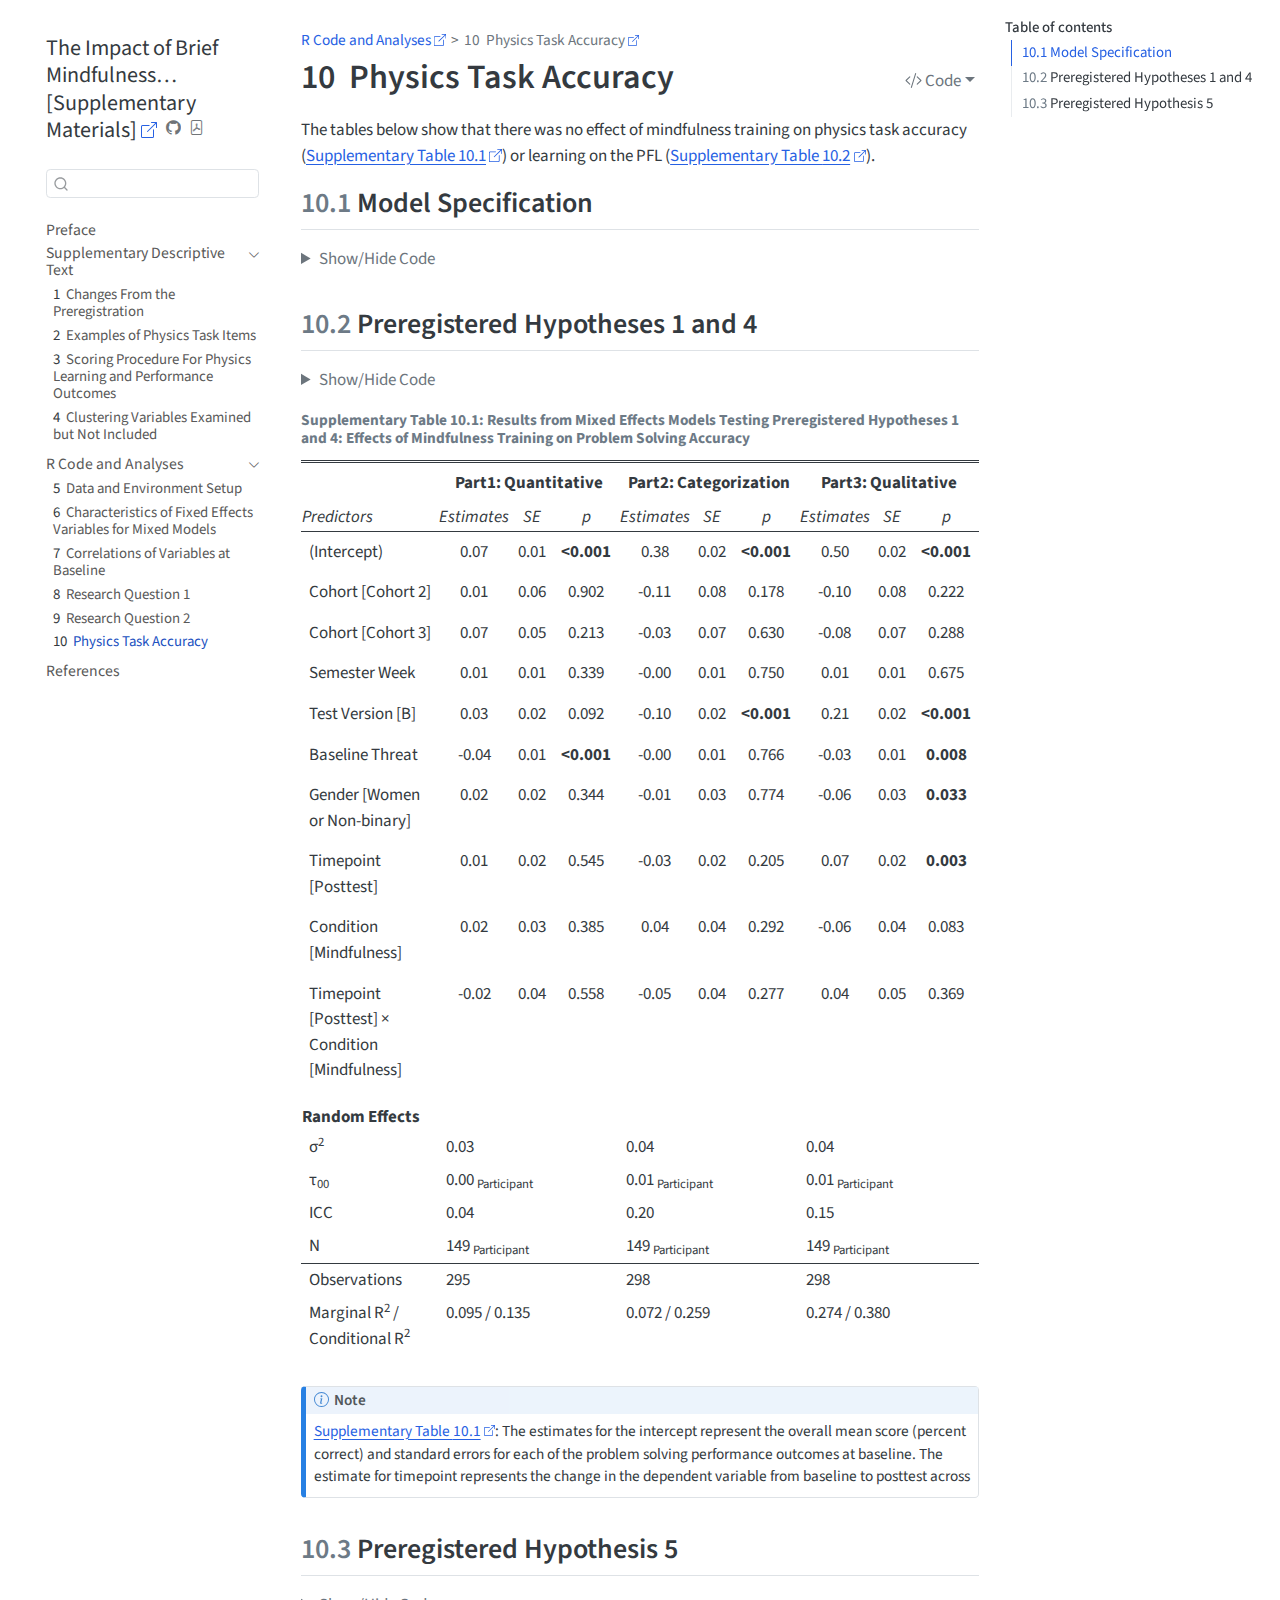
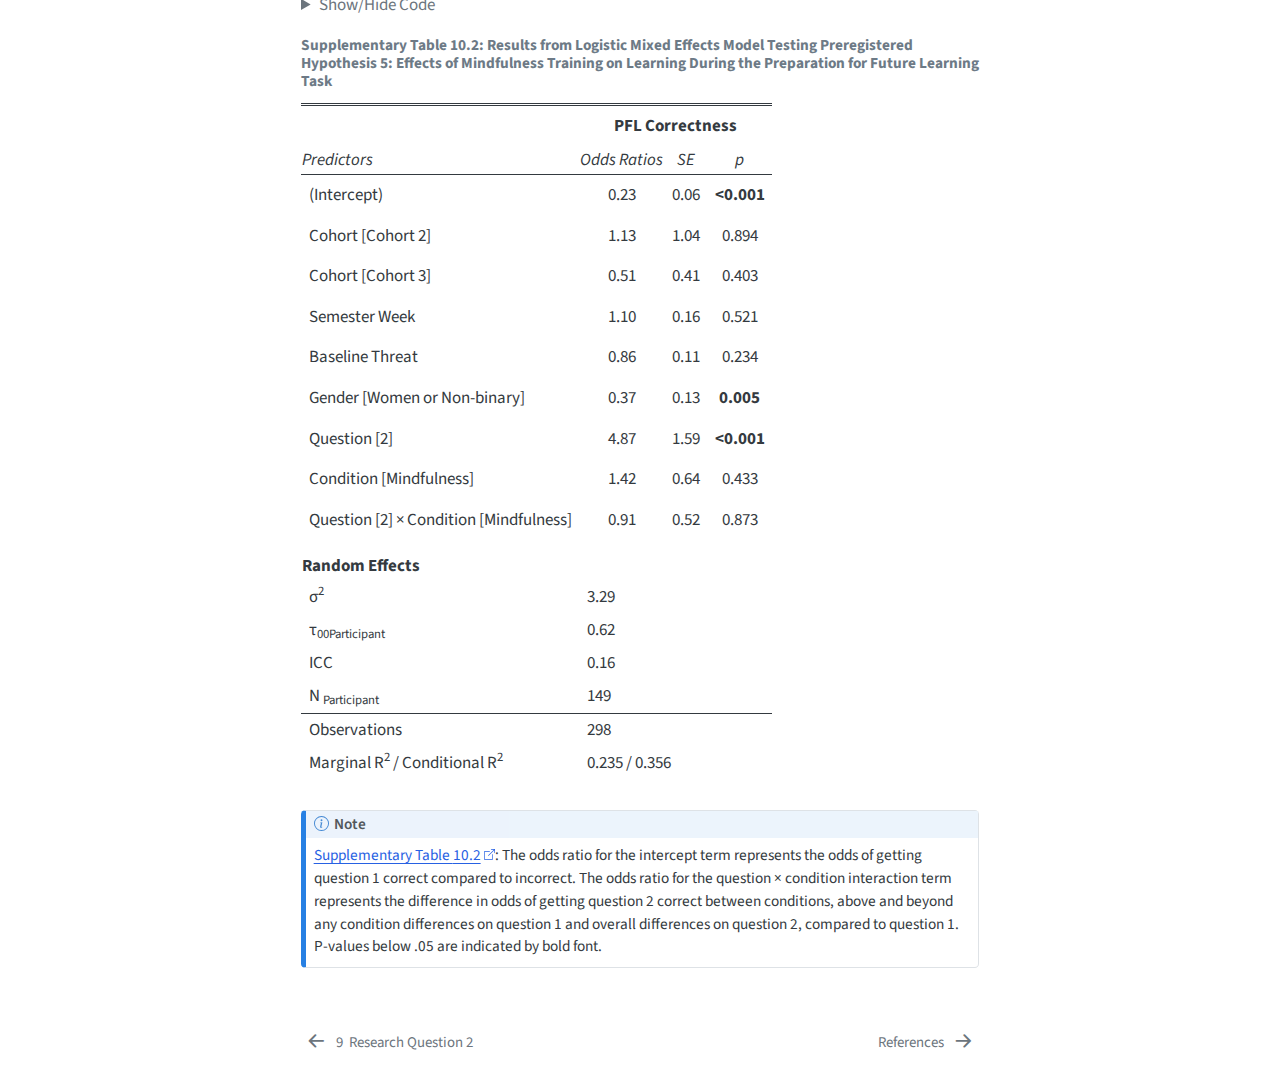
<file: chapters/10-accuracy-results.html>
<!DOCTYPE html>
<html xmlns="http://www.w3.org/1999/xhtml" lang="en" xml:lang="en"><head>
<meta http-equiv="Content-Type" content="text/html; charset=UTF-8">
<meta charset="utf-8">
<meta name="generator" content="quarto-1.7.29">
<meta name="viewport" content="width=device-width, initial-scale=1.0, user-scalable=yes">
<title>10&nbsp; Physics Task Accuracy – The Impact of Brief Mindfulness Training on Judgments of Confidence, Anxiety, and Difficulty While Answering Physics Questions</title>
<style>
code{white-space: pre-wrap;}
span.smallcaps{font-variant: small-caps;}
div.columns{display: flex; gap: min(4vw, 1.5em);}
div.column{flex: auto; overflow-x: auto;}
div.hanging-indent{margin-left: 1.5em; text-indent: -1.5em;}
ul.task-list{list-style: none;}
ul.task-list li input[type="checkbox"] {
  width: 0.8em;
  margin: 0 0.8em 0.2em -1em; /* quarto-specific, see https://github.com/quarto-dev/quarto-cli/issues/4556 */ 
  vertical-align: middle;
}
/* CSS for syntax highlighting */
html { -webkit-text-size-adjust: 100%; }
pre > code.sourceCode { white-space: pre; position: relative; }
pre > code.sourceCode > span { display: inline-block; line-height: 1.25; }
pre > code.sourceCode > span:empty { height: 1.2em; }
.sourceCode { overflow: visible; }
code.sourceCode > span { color: inherit; text-decoration: inherit; }
div.sourceCode { margin: 1em 0; }
pre.sourceCode { margin: 0; }
@media screen {
div.sourceCode { overflow: auto; }
}
@media print {
pre > code.sourceCode { white-space: pre-wrap; }
pre > code.sourceCode > span { text-indent: -5em; padding-left: 5em; }
}
pre.numberSource code
  { counter-reset: source-line 0; }
pre.numberSource code > span
  { position: relative; left: -4em; counter-increment: source-line; }
pre.numberSource code > span > a:first-child::before
  { content: counter(source-line);
    position: relative; left: -1em; text-align: right; vertical-align: baseline;
    border: none; display: inline-block;
    -webkit-touch-callout: none; -webkit-user-select: none;
    -khtml-user-select: none; -moz-user-select: none;
    -ms-user-select: none; user-select: none;
    padding: 0 4px; width: 4em;
  }
pre.numberSource { margin-left: 3em;  padding-left: 4px; }
div.sourceCode
  {   }
@media screen {
pre > code.sourceCode > span > a:first-child::before { text-decoration: underline; }
}
</style>

<script src="../site_libs/quarto-nav/quarto-nav.js"></script>
<script src="../site_libs/quarto-nav/headroom.min.js"></script>
<script src="../site_libs/clipboard/clipboard.min.js"></script>
<script src="../site_libs/quarto-search/autocomplete.umd.js"></script>
<script src="../site_libs/quarto-search/fuse.min.js"></script>
<script src="../site_libs/quarto-search/quarto-search.js"></script>
<meta name="quarto:offset" content="../">
<link href="../references.html" rel="next">
<link href="../chapters/09-research-question-2.html" rel="prev">
<script src="../site_libs/quarto-html/quarto.js" type="module"></script>
<script src="../site_libs/quarto-html/tabsets/tabsets.js" type="module"></script>
<script src="../site_libs/quarto-html/popper.min.js"></script>
<script src="../site_libs/quarto-html/tippy.umd.min.js"></script>
<script src="../site_libs/quarto-html/anchor.min.js"></script>
<link href="../site_libs/quarto-html/tippy.css" rel="stylesheet">
<link href="../site_libs/quarto-html/quarto-syntax-highlighting-0815c480559380816a4d1ea211a47e91.css" rel="stylesheet" id="quarto-text-highlighting-styles">
<script src="../site_libs/bootstrap/bootstrap.min.js"></script>
<link href="../site_libs/bootstrap/bootstrap-icons.css" rel="stylesheet">
<link href="../site_libs/bootstrap/bootstrap-d3c9390091c69a50683db05bc45f20d8.min.css" rel="stylesheet" append-hash="true" id="quarto-bootstrap" data-mode="light"><script id="quarto-search-options" type="application/json">{
  "location": "sidebar",
  "copy-button": false,
  "collapse-after": 3,
  "panel-placement": "start",
  "type": "textbox",
  "limit": 50,
  "keyboard-shortcut": [
    "f",
    "/",
    "s"
  ],
  "show-item-context": false,
  "language": {
    "search-no-results-text": "No results",
    "search-matching-documents-text": "matching documents",
    "search-copy-link-title": "Copy link to search",
    "search-hide-matches-text": "Hide additional matches",
    "search-more-match-text": "more match in this document",
    "search-more-matches-text": "more matches in this document",
    "search-clear-button-title": "Clear",
    "search-text-placeholder": "",
    "search-detached-cancel-button-title": "Cancel",
    "search-submit-button-title": "Submit",
    "search-label": "Search"
  }
}</script><link rel="stylesheet" href="../css/styles.css">
</head>
<body class="nav-sidebar floating quarto-light">

<div id="quarto-search-results"></div>
  <header id="quarto-header" class="headroom fixed-top"><nav class="quarto-secondary-nav"><div class="container-fluid d-flex">
      <button type="button" class="quarto-btn-toggle btn" data-bs-toggle="collapse" role="button" data-bs-target=".quarto-sidebar-collapse-item" aria-controls="quarto-sidebar" aria-expanded="false" aria-label="Toggle sidebar navigation" onclick="if (window.quartoToggleHeadroom) { window.quartoToggleHeadroom(); }">
        <i class="bi bi-layout-text-sidebar-reverse"></i>
      </button>
        <nav class="quarto-page-breadcrumbs" aria-label="breadcrumb"><ol class="breadcrumb"><li class="breadcrumb-item"><a href="../chapters/05-data-setup.html">R Code and Analyses</a></li><li class="breadcrumb-item"><a href="../chapters/10-accuracy-results.html"><span class="chapter-number">10</span>&nbsp; <span class="chapter-title">Physics Task Accuracy</span></a></li></ol></nav>
        <a class="flex-grow-1" role="navigation" data-bs-toggle="collapse" data-bs-target=".quarto-sidebar-collapse-item" aria-controls="quarto-sidebar" aria-expanded="false" aria-label="Toggle sidebar navigation" onclick="if (window.quartoToggleHeadroom) { window.quartoToggleHeadroom(); }">      
        </a>
      <button type="button" class="btn quarto-search-button" aria-label="Search" onclick="window.quartoOpenSearch();">
        <i class="bi bi-search"></i>
      </button>
    </div>
  </nav></header><!-- content --><div id="quarto-content" class="quarto-container page-columns page-rows-contents page-layout-article">
<!-- sidebar -->
  <nav id="quarto-sidebar" class="sidebar collapse collapse-horizontal quarto-sidebar-collapse-item sidebar-navigation floating overflow-auto"><div class="pt-lg-2 mt-2 text-left sidebar-header">
    <div class="sidebar-title mb-0 py-0">
      <a href="../">The Impact of Brief Mindfulness… [Supplementary Materials]</a> 
        <div class="sidebar-tools-main">
    <a href="https://github.com/apelakh/pelakh-et-al-2025-supplement" title="Source Code" class="quarto-navigation-tool px-1" aria-label="Source Code"><i class="bi bi-github"></i></a>
    <a href="../Pelakh-et-al-supplement.pdf" title="Download PDF" class="quarto-navigation-tool px-1" aria-label="Download PDF"><i class="bi bi-file-pdf"></i></a>
</div>
    </div>
      </div>
        <div class="mt-2 flex-shrink-0 align-items-center">
        <div class="sidebar-search">
        <div id="quarto-search" class="" title="Search"></div>
        </div>
        </div>
    <div class="sidebar-menu-container"> 
    <ul class="list-unstyled mt-1">
<li class="sidebar-item">
  <div class="sidebar-item-container"> 
  <a href="../index.html" class="sidebar-item-text sidebar-link">
 <span class="menu-text">Preface</span></a>
  </div>
</li>
        <li class="sidebar-item sidebar-item-section">
      <div class="sidebar-item-container"> 
            <a class="sidebar-item-text sidebar-link text-start" data-bs-toggle="collapse" data-bs-target="#quarto-sidebar-section-1" role="navigation" aria-expanded="true">
 <span class="menu-text">Supplementary Descriptive Text</span></a>
          <a class="sidebar-item-toggle text-start" data-bs-toggle="collapse" data-bs-target="#quarto-sidebar-section-1" role="navigation" aria-expanded="true" aria-label="Toggle section">
            <i class="bi bi-chevron-right ms-2"></i>
          </a> 
      </div>
      <ul id="quarto-sidebar-section-1" class="collapse list-unstyled sidebar-section depth1 show">
<li class="sidebar-item">
  <div class="sidebar-item-container"> 
  <a href="../chapters/01-changes-from-preregistration.html" class="sidebar-item-text sidebar-link">
 <span class="menu-text"><span class="chapter-number">1</span>&nbsp; <span class="chapter-title">Changes From the Preregistration</span></span></a>
  </div>
</li>
          <li class="sidebar-item">
  <div class="sidebar-item-container"> 
  <a href="../chapters/02-physics-tasks-descriptions.html" class="sidebar-item-text sidebar-link">
 <span class="menu-text"><span class="chapter-number">2</span>&nbsp; <span class="chapter-title">Examples of Physics Task Items</span></span></a>
  </div>
</li>
          <li class="sidebar-item">
  <div class="sidebar-item-container"> 
  <a href="../chapters/03-physics-tasks-scoring.html" class="sidebar-item-text sidebar-link">
 <span class="menu-text"><span class="chapter-number">3</span>&nbsp; <span class="chapter-title">Scoring Procedure For Physics Learning and Performance Outcomes</span></span></a>
  </div>
</li>
          <li class="sidebar-item">
  <div class="sidebar-item-container"> 
  <a href="../chapters/04-clustering-variables.html" class="sidebar-item-text sidebar-link">
 <span class="menu-text"><span class="chapter-number">4</span>&nbsp; <span class="chapter-title">Clustering Variables Examined but Not Included</span></span></a>
  </div>
</li>
      </ul>
</li>
        <li class="sidebar-item sidebar-item-section">
      <div class="sidebar-item-container"> 
            <a class="sidebar-item-text sidebar-link text-start" data-bs-toggle="collapse" data-bs-target="#quarto-sidebar-section-2" role="navigation" aria-expanded="true">
 <span class="menu-text">R Code and Analyses</span></a>
          <a class="sidebar-item-toggle text-start" data-bs-toggle="collapse" data-bs-target="#quarto-sidebar-section-2" role="navigation" aria-expanded="true" aria-label="Toggle section">
            <i class="bi bi-chevron-right ms-2"></i>
          </a> 
      </div>
      <ul id="quarto-sidebar-section-2" class="collapse list-unstyled sidebar-section depth1 show">
<li class="sidebar-item">
  <div class="sidebar-item-container"> 
  <a href="../chapters/05-data-setup.html" class="sidebar-item-text sidebar-link">
 <span class="menu-text"><span class="chapter-number">5</span>&nbsp; <span class="chapter-title">Data and Environment Setup</span></span></a>
  </div>
</li>
          <li class="sidebar-item">
  <div class="sidebar-item-container"> 
  <a href="../chapters/06-variable-characteristics.html" class="sidebar-item-text sidebar-link">
 <span class="menu-text"><span class="chapter-number">6</span>&nbsp; <span class="chapter-title">Characteristics of Fixed Effects Variables for Mixed Models</span></span></a>
  </div>
</li>
          <li class="sidebar-item">
  <div class="sidebar-item-container"> 
  <a href="../chapters/07-baseline-correlations.html" class="sidebar-item-text sidebar-link">
 <span class="menu-text"><span class="chapter-number">7</span>&nbsp; <span class="chapter-title">Correlations of Variables at Baseline</span></span></a>
  </div>
</li>
          <li class="sidebar-item">
  <div class="sidebar-item-container"> 
  <a href="../chapters/08-research-question-1.html" class="sidebar-item-text sidebar-link">
 <span class="menu-text"><span class="chapter-number">8</span>&nbsp; <span class="chapter-title">Research Question 1</span></span></a>
  </div>
</li>
          <li class="sidebar-item">
  <div class="sidebar-item-container"> 
  <a href="../chapters/09-research-question-2.html" class="sidebar-item-text sidebar-link">
 <span class="menu-text"><span class="chapter-number">9</span>&nbsp; <span class="chapter-title">Research Question 2</span></span></a>
  </div>
</li>
          <li class="sidebar-item">
  <div class="sidebar-item-container"> 
  <a href="../chapters/10-accuracy-results.html" class="sidebar-item-text sidebar-link active">
 <span class="menu-text"><span class="chapter-number">10</span>&nbsp; <span class="chapter-title">Physics Task Accuracy</span></span></a>
  </div>
</li>
      </ul>
</li>
        <li class="sidebar-item">
  <div class="sidebar-item-container"> 
  <a href="../references.html" class="sidebar-item-text sidebar-link">
 <span class="menu-text">References</span></a>
  </div>
</li>
    </ul>
</div>
</nav><div id="quarto-sidebar-glass" class="quarto-sidebar-collapse-item" data-bs-toggle="collapse" data-bs-target=".quarto-sidebar-collapse-item"></div>
<!-- margin-sidebar -->
    <div id="quarto-margin-sidebar" class="sidebar margin-sidebar">
        <nav id="TOC" role="doc-toc" class="toc-active" data-toc-expanded="2"><h2 id="toc-title">Table of contents</h2>
   
  <ul>
<li><a href="#model-specification" id="toc-model-specification" class="nav-link active" data-scroll-target="#model-specification"><span class="header-section-number">10.1</span> Model Specification</a></li>
  <li><a href="#preregistered-hypotheses-1-and-4" id="toc-preregistered-hypotheses-1-and-4" class="nav-link" data-scroll-target="#preregistered-hypotheses-1-and-4"><span class="header-section-number">10.2</span> Preregistered Hypotheses 1 and 4</a></li>
  <li><a href="#preregistered-hypothesis-5" id="toc-preregistered-hypothesis-5" class="nav-link" data-scroll-target="#preregistered-hypothesis-5"><span class="header-section-number">10.3</span> Preregistered Hypothesis 5</a></li>
  </ul></nav>
    </div>
<!-- main -->
<main class="content" id="quarto-document-content"><header id="title-block-header" class="quarto-title-block default"><nav class="quarto-page-breadcrumbs quarto-title-breadcrumbs d-none d-lg-block" aria-label="breadcrumb"><ol class="breadcrumb"><li class="breadcrumb-item"><a href="../chapters/05-data-setup.html">R Code and Analyses</a></li><li class="breadcrumb-item"><a href="../chapters/10-accuracy-results.html"><span class="chapter-number">10</span>&nbsp; <span class="chapter-title">Physics Task Accuracy</span></a></li></ol></nav><div class="quarto-title">
<div class="quarto-title-block"><div><h1 class="title">
<span class="chapter-number">10</span>&nbsp; <span class="chapter-title">Physics Task Accuracy</span>
</h1><button type="button" class="btn code-tools-button dropdown-toggle" id="quarto-code-tools-menu" data-bs-toggle="dropdown" aria-expanded="false"><i class="bi"></i> Code</button><ul class="dropdown-menu dropdown-menu-end" aria-labelelledby="quarto-code-tools-menu"><li><a id="quarto-show-all-code" class="dropdown-item" href="javascript:void(0)" role="button">Show All Code</a></li><li><a id="quarto-hide-all-code" class="dropdown-item" href="javascript:void(0)" role="button">Hide All Code</a></li><li><hr class="dropdown-divider"></li><li><a id="quarto-view-source" class="dropdown-item" href="javascript:void(0)" role="button">View Source</a></li></ul></div></div>
</div>



<div class="quarto-title-meta">

    
  
    
  </div>
  


</header><p>The tables below show that there was no effect of mindfulness training on physics task accuracy (<a href="#tbl-accuracy-results" class="quarto-xref">Supplementary Table&nbsp;<span>10.1</span></a>) or learning on the PFL (<a href="#tbl-pfl-results" class="quarto-xref">Supplementary Table&nbsp;<span>10.2</span></a>).</p>
<section id="model-specification" class="level2" data-number="10.1"><h2 data-number="10.1" class="anchored" data-anchor-id="model-specification">
<span class="header-section-number">10.1</span> Model Specification</h2>
<div class="cell">
<details class="code-fold"><summary>Show/Hide Code</summary><div class="sourceCode" id="cb1"><pre class="downlit sourceCode r code-with-copy"><code class="sourceCode R"><span><span class="co"># Accuracy by problem solving task for parts 1-3</span></span>
<span></span>
<span><span class="va">data_accuracy</span> <span class="op">&lt;-</span> <span class="va">data_rq1</span> <span class="op">%&gt;%</span></span>
<span>  <span class="fu"><a href="https://rdrr.io/r/stats/filter.html">filter</a></span><span class="op">(</span><span class="va">Part</span> <span class="op">!=</span> <span class="st">"PFL"</span><span class="op">)</span> <span class="op">%&gt;%</span></span>
<span>  <span class="fu">pivot_wider</span><span class="op">(</span></span>
<span>    names_from <span class="op">=</span> <span class="va">perception</span>,</span>
<span>    values_from <span class="op">=</span> <span class="va">rating</span></span>
<span>  <span class="op">)</span> <span class="op">%&gt;%</span></span>
<span>  <span class="fu">group_by</span><span class="op">(</span></span>
<span>    <span class="va">Participant</span>,</span>
<span>    <span class="va">Condition</span>,</span>
<span>    <span class="va">Gender</span>,</span>
<span>    <span class="va">Cohort</span>,</span>
<span>    <span class="va">Timepoint</span>,</span>
<span>    <span class="va">Semester_Week</span>,</span>
<span>    <span class="va">Test_Version</span>,</span>
<span>    <span class="va">Part</span>,</span>
<span>    <span class="va">Baseline_Threat</span>,</span>
<span>    <span class="va">EMA_Threat</span></span>
<span>  <span class="op">)</span> <span class="op">%&gt;%</span></span>
<span>  <span class="fu">summarise</span><span class="op">(</span>Score <span class="op">=</span> <span class="fu"><a href="https://rdrr.io/r/base/mean.html">mean</a></span><span class="op">(</span><span class="va">Score</span><span class="op">)</span>, .groups <span class="op">=</span> <span class="st">"drop"</span><span class="op">)</span></span>
<span></span>
<span><span class="va">models_accuracy</span> <span class="op">&lt;-</span> <span class="va">data_accuracy</span> <span class="op">%&gt;%</span></span>
<span>  <span class="fu">group_by</span><span class="op">(</span><span class="va">Part</span><span class="op">)</span> <span class="op">%&gt;%</span></span>
<span>  <span class="va">nest</span> <span class="op">%&gt;%</span></span>
<span>  <span class="fu">mutate</span><span class="op">(</span></span>
<span>    <span class="co"># Models with all covariates included</span></span>
<span>    mod_full <span class="op">=</span> <span class="fu">map</span><span class="op">(</span></span>
<span>      <span class="va">data</span>,</span>
<span>      <span class="op">~</span> <span class="fu">lmer</span><span class="op">(</span></span>
<span>        <span class="va">Score</span> <span class="op">~</span></span>
<span>          <span class="va">Cohort</span> <span class="op">+</span></span>
<span>            <span class="va">Semester_Week</span> <span class="op">+</span></span>
<span>            <span class="va">Test_Version</span> <span class="op">+</span></span>
<span>            <span class="va">Baseline_Threat</span> <span class="op">+</span></span>
<span>            <span class="va">Gender</span> <span class="op">+</span></span>
<span>            <span class="va">Timepoint</span> <span class="op">*</span> <span class="va">Condition</span> <span class="op">+</span></span>
<span>            <span class="op">(</span><span class="fl">1</span> <span class="op">|</span> <span class="va">Participant</span><span class="op">)</span>,</span>
<span>        data <span class="op">=</span> <span class="va">.x</span></span>
<span>      <span class="op">)</span></span>
<span>    <span class="op">)</span>,</span>
<span>    <span class="co"># Models with no covariates</span></span>
<span>    mod_cov_removed <span class="op">=</span> <span class="fu">map</span><span class="op">(</span></span>
<span>      <span class="va">data</span>,</span>
<span>      <span class="op">~</span> <span class="fu">lmer</span><span class="op">(</span></span>
<span>        <span class="va">Score</span> <span class="op">~</span> <span class="va">Timepoint</span> <span class="op">*</span> <span class="va">Condition</span> <span class="op">*</span> <span class="va">Gender</span> <span class="op">+</span> <span class="op">(</span><span class="fl">1</span> <span class="op">|</span> <span class="va">Participant</span><span class="op">)</span>,</span>
<span>        data <span class="op">=</span> <span class="va">.x</span></span>
<span>      <span class="op">)</span></span>
<span>    <span class="op">)</span>,</span>
<span>    <span class="co"># Models with gender interaction</span></span>
<span>    mod_gender_interact <span class="op">=</span> <span class="fu">map</span><span class="op">(</span></span>
<span>      <span class="va">data</span>,</span>
<span>      <span class="op">~</span> <span class="fu">lmer</span><span class="op">(</span></span>
<span>        <span class="va">Score</span> <span class="op">~</span></span>
<span>          <span class="va">Cohort</span> <span class="op">+</span></span>
<span>            <span class="va">Semester_Week</span> <span class="op">+</span></span>
<span>            <span class="va">Test_Version</span> <span class="op">+</span></span>
<span>            <span class="va">Baseline_Threat</span> <span class="op">+</span></span>
<span>            <span class="va">Timepoint</span> <span class="op">*</span> <span class="va">Condition</span> <span class="op">*</span> <span class="va">Gender</span> <span class="op">+</span></span>
<span>            <span class="op">(</span><span class="fl">1</span> <span class="op">|</span> <span class="va">Participant</span><span class="op">)</span>,</span>
<span>        data <span class="op">=</span> <span class="va">.x</span></span>
<span>      <span class="op">)</span></span>
<span>    <span class="op">)</span>,</span>
<span>    <span class="co"># Empty means models (only random effects)</span></span>
<span>    mod_empty_means <span class="op">=</span> <span class="fu">map</span><span class="op">(</span></span>
<span>      <span class="va">data</span>,</span>
<span>      <span class="op">~</span> <span class="fu">lmer</span><span class="op">(</span></span>
<span>        <span class="va">Score</span> <span class="op">~</span> <span class="op">(</span><span class="fl">1</span> <span class="op">|</span> <span class="va">Participant</span><span class="op">)</span>,</span>
<span>        data <span class="op">=</span> <span class="va">.x</span></span>
<span>      <span class="op">)</span></span>
<span>    <span class="op">)</span>,</span>
<span>    <span class="co"># Compare 2-way and 3-way interaction models</span></span>
<span>    comparison <span class="op">=</span> <span class="fu">pmap</span><span class="op">(</span><span class="fu"><a href="https://rdrr.io/r/base/list.html">list</a></span><span class="op">(</span><span class="va">mod_full</span>, <span class="va">mod_gender_interact</span><span class="op">)</span>, <span class="va">anova</span><span class="op">)</span></span>
<span>  <span class="op">)</span> <span class="op">%&gt;%</span></span>
<span>  <span class="fu">name_list_columns</span><span class="op">(</span><span class="op">)</span> <span class="co"># Name the list columns</span></span>
<span></span>
<span><span class="co"># Accuracy on the PFL Task</span></span>
<span></span>
<span><span class="va">data_pfl</span> <span class="op">&lt;-</span> <span class="va">data_rq1</span> <span class="op">%&gt;%</span></span>
<span>  <span class="fu"><a href="https://rdrr.io/r/stats/filter.html">filter</a></span><span class="op">(</span><span class="va">Part</span> <span class="op">==</span> <span class="st">"PFL"</span><span class="op">)</span> <span class="op">%&gt;%</span></span>
<span>  <span class="fu">pivot_wider</span><span class="op">(</span>names_from <span class="op">=</span> <span class="va">perception</span>, values_from <span class="op">=</span> <span class="va">rating</span><span class="op">)</span> <span class="op">%&gt;%</span></span>
<span>  <span class="fu">mutate</span><span class="op">(</span></span>
<span>    Question <span class="op">=</span> <span class="fu"><a href="https://rdrr.io/r/base/factor.html">factor</a></span><span class="op">(</span><span class="va">Question</span> <span class="op">-</span> <span class="fl">10</span><span class="op">)</span>,</span>
<span>    Score <span class="op">=</span> <span class="fu"><a href="https://rdrr.io/r/base/factor.html">factor</a></span><span class="op">(</span><span class="va">Score</span><span class="op">)</span></span>
<span>  <span class="op">)</span></span>
<span></span>
<span><span class="va">model_pfl</span> <span class="op">&lt;-</span> <span class="fu">glmer</span><span class="op">(</span></span>
<span>  <span class="va">Score</span> <span class="op">~</span></span>
<span>    <span class="va">Cohort</span> <span class="op">+</span></span>
<span>      <span class="va">Semester_Week</span> <span class="op">+</span></span>
<span>      <span class="va">Baseline_Threat</span> <span class="op">+</span></span>
<span>      <span class="va">Gender</span> <span class="op">+</span></span>
<span>      <span class="va">Question</span> <span class="op">*</span> <span class="va">Condition</span> <span class="op">+</span></span>
<span>      <span class="op">(</span><span class="fl">1</span> <span class="op">|</span> <span class="va">Participant</span><span class="op">)</span>,</span>
<span>  data <span class="op">=</span> <span class="va">data_pfl</span>,</span>
<span>  family <span class="op">=</span> <span class="st">"binomial"</span>,</span>
<span>  control <span class="op">=</span> <span class="fu">glmerControl</span><span class="op">(</span>optimizer <span class="op">=</span> <span class="st">"bobyqa"</span><span class="op">)</span></span>
<span><span class="op">)</span></span></code><button title="Copy to Clipboard" class="code-copy-button"><i class="bi"></i></button></pre></div>
</details>
</div>
</section><section id="preregistered-hypotheses-1-and-4" class="level2" data-number="10.2"><h2 data-number="10.2" class="anchored" data-anchor-id="preregistered-hypotheses-1-and-4">
<span class="header-section-number">10.2</span> Preregistered Hypotheses 1 and 4</h2>
<div class="cell">
<details class="code-fold"><summary>Show/Hide Code</summary><div class="sourceCode" id="cb2"><pre class="downlit sourceCode r code-with-copy"><code class="sourceCode R"><span><span class="co"># tab_model(</span></span>
<span><span class="co">#   models_accuracy$mod_full$Quantitative,</span></span>
<span><span class="co">#   models_accuracy$mod_full$Categorization,</span></span>
<span><span class="co">#   models_accuracy$mod_full$Qualitative,</span></span>
<span><span class="co">#   show.se = T,</span></span>
<span><span class="co">#   string.se = "SE",</span></span>
<span><span class="co">#   show.ci = F,</span></span>
<span><span class="co">#   dv.labels = c("Quantitative", "Categorization", "Qualitative") |&gt;</span></span>
<span><span class="co">#     (\(x) paste0("Part", 1:3, ": ", x))()</span></span>
<span><span class="co"># )</span></span>
<span></span>
<span><span class="fu">handle_model_print</span><span class="op">(</span></span>
<span>  <span class="fu"><a href="https://rdrr.io/r/base/list.html">list</a></span><span class="op">(</span></span>
<span>    <span class="va">models_accuracy</span><span class="op">$</span><span class="va">mod_full</span><span class="op">$</span><span class="va">Quantitative</span>,</span>
<span>    <span class="va">models_accuracy</span><span class="op">$</span><span class="va">mod_full</span><span class="op">$</span><span class="va">Categorization</span>,</span>
<span>    <span class="va">models_accuracy</span><span class="op">$</span><span class="va">mod_full</span><span class="op">$</span><span class="va">Qualitative</span></span>
<span>  <span class="op">)</span>,</span>
<span>  <span class="fu"><a href="https://rdrr.io/r/base/c.html">c</a></span><span class="op">(</span><span class="st">"Quantitative"</span>, <span class="st">"Categorization"</span>, <span class="st">"Qualitative"</span><span class="op">)</span> <span class="op">|&gt;</span></span>
<span>    <span class="op">(</span>\<span class="op">(</span><span class="va">x</span><span class="op">)</span> <span class="fu"><a href="https://rdrr.io/r/base/paste.html">paste0</a></span><span class="op">(</span><span class="st">"Part"</span>, <span class="fl">1</span><span class="op">:</span><span class="fl">3</span>, <span class="st">": "</span>, <span class="va">x</span><span class="op">)</span><span class="op">)</span><span class="op">(</span><span class="op">)</span>,</span>
<span>  n_models <span class="op">=</span> <span class="fl">3</span>,</span>
<span>  is_lmer <span class="op">=</span> <span class="cn">TRUE</span>,</span>
<span>  raneff_rownum <span class="op">=</span> <span class="fl">11</span></span>
<span><span class="op">)</span></span></code><button title="Copy to Clipboard" class="code-copy-button"><i class="bi"></i></button></pre></div>
</details><div id="tbl-accuracy-results" class="cell quarto-float quarto-figure quarto-figure-center anchored">
<figure class="quarto-float quarto-float-tbl figure"><figcaption class="quarto-float-caption-top quarto-float-caption quarto-float-tbl" id="tbl-accuracy-results-caption-0ceaefa1-69ba-4598-a22c-09a6ac19f8ca">
Supplementary Table&nbsp;10.1: Results from Mixed Effects Models Testing Preregistered Hypotheses 1 and 4: Effects of Mindfulness Training on Problem Solving Accuracy
</figcaption><div aria-describedby="tbl-accuracy-results-caption-0ceaefa1-69ba-4598-a22c-09a6ac19f8ca">
<div class="cell-output-display">
<table style="border-collapse:collapse; border:none;">
<tbody><tr>
<th style="border-top: double; text-align:center; font-style:normal; font-weight:bold; padding:0.2cm;  text-align:left; ">&nbsp;</th>
<th colspan="3" style="border-top: double; text-align:center; font-style:normal; font-weight:bold; padding:0.2cm; ">Part1: Quantitative</th>
<th colspan="3" style="border-top: double; text-align:center; font-style:normal; font-weight:bold; padding:0.2cm; ">Part2: Categorization</th>
<th colspan="3" style="border-top: double; text-align:center; font-style:normal; font-weight:bold; padding:0.2cm; ">Part3: Qualitative</th>
</tr>
<tr>
<td style=" text-align:center; border-bottom:1px solid; font-style:italic; font-weight:normal;  text-align:left; ">Predictors</td>
<td style=" text-align:center; border-bottom:1px solid; font-style:italic; font-weight:normal;  ">Estimates</td>
<td style=" text-align:center; border-bottom:1px solid; font-style:italic; font-weight:normal;  ">SE</td>
<td style=" text-align:center; border-bottom:1px solid; font-style:italic; font-weight:normal;  ">p</td>
<td style=" text-align:center; border-bottom:1px solid; font-style:italic; font-weight:normal;  ">Estimates</td>
<td style=" text-align:center; border-bottom:1px solid; font-style:italic; font-weight:normal;  ">SE</td>
<td style=" text-align:center; border-bottom:1px solid; font-style:italic; font-weight:normal;  col7">p</td>
<td style=" text-align:center; border-bottom:1px solid; font-style:italic; font-weight:normal;  col8">Estimates</td>
<td style=" text-align:center; border-bottom:1px solid; font-style:italic; font-weight:normal;  col9">SE</td>
<td style=" text-align:center; border-bottom:1px solid; font-style:italic; font-weight:normal;  0">p</td>
</tr>
<tr>
<td style=" padding:0.2cm; text-align:left; vertical-align:top; text-align:left; ">(Intercept)</td>
<td style=" padding:0.2cm; text-align:left; vertical-align:top; text-align:center;  ">0.07</td>
<td style=" padding:0.2cm; text-align:left; vertical-align:top; text-align:center;  ">0.01</td>
<td style=" padding:0.2cm; text-align:left; vertical-align:top; text-align:center;  "><strong>&lt;0.001</strong></td>
<td style=" padding:0.2cm; text-align:left; vertical-align:top; text-align:center;  ">0.38</td>
<td style=" padding:0.2cm; text-align:left; vertical-align:top; text-align:center;  ">0.02</td>
<td style=" padding:0.2cm; text-align:left; vertical-align:top; text-align:center;  col7"><strong>&lt;0.001</strong></td>
<td style=" padding:0.2cm; text-align:left; vertical-align:top; text-align:center;  col8">0.50</td>
<td style=" padding:0.2cm; text-align:left; vertical-align:top; text-align:center;  col9">0.02</td>
<td style=" padding:0.2cm; text-align:left; vertical-align:top; text-align:center;  0"><strong>&lt;0.001</strong></td>
</tr>
<tr>
<td style=" padding:0.2cm; text-align:left; vertical-align:top; text-align:left; ">Cohort [Cohort 2]</td>
<td style=" padding:0.2cm; text-align:left; vertical-align:top; text-align:center;  ">0.01</td>
<td style=" padding:0.2cm; text-align:left; vertical-align:top; text-align:center;  ">0.06</td>
<td style=" padding:0.2cm; text-align:left; vertical-align:top; text-align:center;  ">0.902</td>
<td style=" padding:0.2cm; text-align:left; vertical-align:top; text-align:center;  ">-0.11</td>
<td style=" padding:0.2cm; text-align:left; vertical-align:top; text-align:center;  ">0.08</td>
<td style=" padding:0.2cm; text-align:left; vertical-align:top; text-align:center;  col7">0.178</td>
<td style=" padding:0.2cm; text-align:left; vertical-align:top; text-align:center;  col8">-0.10</td>
<td style=" padding:0.2cm; text-align:left; vertical-align:top; text-align:center;  col9">0.08</td>
<td style=" padding:0.2cm; text-align:left; vertical-align:top; text-align:center;  0">0.222</td>
</tr>
<tr>
<td style=" padding:0.2cm; text-align:left; vertical-align:top; text-align:left; ">Cohort [Cohort 3]</td>
<td style=" padding:0.2cm; text-align:left; vertical-align:top; text-align:center;  ">0.07</td>
<td style=" padding:0.2cm; text-align:left; vertical-align:top; text-align:center;  ">0.05</td>
<td style=" padding:0.2cm; text-align:left; vertical-align:top; text-align:center;  ">0.213</td>
<td style=" padding:0.2cm; text-align:left; vertical-align:top; text-align:center;  ">-0.03</td>
<td style=" padding:0.2cm; text-align:left; vertical-align:top; text-align:center;  ">0.07</td>
<td style=" padding:0.2cm; text-align:left; vertical-align:top; text-align:center;  col7">0.630</td>
<td style=" padding:0.2cm; text-align:left; vertical-align:top; text-align:center;  col8">-0.08</td>
<td style=" padding:0.2cm; text-align:left; vertical-align:top; text-align:center;  col9">0.07</td>
<td style=" padding:0.2cm; text-align:left; vertical-align:top; text-align:center;  0">0.288</td>
</tr>
<tr>
<td style=" padding:0.2cm; text-align:left; vertical-align:top; text-align:left; ">Semester Week</td>
<td style=" padding:0.2cm; text-align:left; vertical-align:top; text-align:center;  ">0.01</td>
<td style=" padding:0.2cm; text-align:left; vertical-align:top; text-align:center;  ">0.01</td>
<td style=" padding:0.2cm; text-align:left; vertical-align:top; text-align:center;  ">0.339</td>
<td style=" padding:0.2cm; text-align:left; vertical-align:top; text-align:center;  ">-0.00</td>
<td style=" padding:0.2cm; text-align:left; vertical-align:top; text-align:center;  ">0.01</td>
<td style=" padding:0.2cm; text-align:left; vertical-align:top; text-align:center;  col7">0.750</td>
<td style=" padding:0.2cm; text-align:left; vertical-align:top; text-align:center;  col8">0.01</td>
<td style=" padding:0.2cm; text-align:left; vertical-align:top; text-align:center;  col9">0.01</td>
<td style=" padding:0.2cm; text-align:left; vertical-align:top; text-align:center;  0">0.675</td>
</tr>
<tr>
<td style=" padding:0.2cm; text-align:left; vertical-align:top; text-align:left; ">Test Version [B]</td>
<td style=" padding:0.2cm; text-align:left; vertical-align:top; text-align:center;  ">0.03</td>
<td style=" padding:0.2cm; text-align:left; vertical-align:top; text-align:center;  ">0.02</td>
<td style=" padding:0.2cm; text-align:left; vertical-align:top; text-align:center;  ">0.092</td>
<td style=" padding:0.2cm; text-align:left; vertical-align:top; text-align:center;  ">-0.10</td>
<td style=" padding:0.2cm; text-align:left; vertical-align:top; text-align:center;  ">0.02</td>
<td style=" padding:0.2cm; text-align:left; vertical-align:top; text-align:center;  col7"><strong>&lt;0.001</strong></td>
<td style=" padding:0.2cm; text-align:left; vertical-align:top; text-align:center;  col8">0.21</td>
<td style=" padding:0.2cm; text-align:left; vertical-align:top; text-align:center;  col9">0.02</td>
<td style=" padding:0.2cm; text-align:left; vertical-align:top; text-align:center;  0"><strong>&lt;0.001</strong></td>
</tr>
<tr>
<td style=" padding:0.2cm; text-align:left; vertical-align:top; text-align:left; ">Baseline Threat</td>
<td style=" padding:0.2cm; text-align:left; vertical-align:top; text-align:center;  ">-0.04</td>
<td style=" padding:0.2cm; text-align:left; vertical-align:top; text-align:center;  ">0.01</td>
<td style=" padding:0.2cm; text-align:left; vertical-align:top; text-align:center;  "><strong>&lt;0.001</strong></td>
<td style=" padding:0.2cm; text-align:left; vertical-align:top; text-align:center;  ">-0.00</td>
<td style=" padding:0.2cm; text-align:left; vertical-align:top; text-align:center;  ">0.01</td>
<td style=" padding:0.2cm; text-align:left; vertical-align:top; text-align:center;  col7">0.766</td>
<td style=" padding:0.2cm; text-align:left; vertical-align:top; text-align:center;  col8">-0.03</td>
<td style=" padding:0.2cm; text-align:left; vertical-align:top; text-align:center;  col9">0.01</td>
<td style=" padding:0.2cm; text-align:left; vertical-align:top; text-align:center;  0"><strong>0.008</strong></td>
</tr>
<tr>
<td style=" padding:0.2cm; text-align:left; vertical-align:top; text-align:left; ">Gender [Women or Non-binary]</td>
<td style=" padding:0.2cm; text-align:left; vertical-align:top; text-align:center;  ">0.02</td>
<td style=" padding:0.2cm; text-align:left; vertical-align:top; text-align:center;  ">0.02</td>
<td style=" padding:0.2cm; text-align:left; vertical-align:top; text-align:center;  ">0.344</td>
<td style=" padding:0.2cm; text-align:left; vertical-align:top; text-align:center;  ">-0.01</td>
<td style=" padding:0.2cm; text-align:left; vertical-align:top; text-align:center;  ">0.03</td>
<td style=" padding:0.2cm; text-align:left; vertical-align:top; text-align:center;  col7">0.774</td>
<td style=" padding:0.2cm; text-align:left; vertical-align:top; text-align:center;  col8">-0.06</td>
<td style=" padding:0.2cm; text-align:left; vertical-align:top; text-align:center;  col9">0.03</td>
<td style=" padding:0.2cm; text-align:left; vertical-align:top; text-align:center;  0"><strong>0.033</strong></td>
</tr>
<tr>
<td style=" padding:0.2cm; text-align:left; vertical-align:top; text-align:left; ">Timepoint [Posttest]</td>
<td style=" padding:0.2cm; text-align:left; vertical-align:top; text-align:center;  ">0.01</td>
<td style=" padding:0.2cm; text-align:left; vertical-align:top; text-align:center;  ">0.02</td>
<td style=" padding:0.2cm; text-align:left; vertical-align:top; text-align:center;  ">0.545</td>
<td style=" padding:0.2cm; text-align:left; vertical-align:top; text-align:center;  ">-0.03</td>
<td style=" padding:0.2cm; text-align:left; vertical-align:top; text-align:center;  ">0.02</td>
<td style=" padding:0.2cm; text-align:left; vertical-align:top; text-align:center;  col7">0.205</td>
<td style=" padding:0.2cm; text-align:left; vertical-align:top; text-align:center;  col8">0.07</td>
<td style=" padding:0.2cm; text-align:left; vertical-align:top; text-align:center;  col9">0.02</td>
<td style=" padding:0.2cm; text-align:left; vertical-align:top; text-align:center;  0"><strong>0.003</strong></td>
</tr>
<tr>
<td style=" padding:0.2cm; text-align:left; vertical-align:top; text-align:left; ">Condition [Mindfulness]</td>
<td style=" padding:0.2cm; text-align:left; vertical-align:top; text-align:center;  ">0.02</td>
<td style=" padding:0.2cm; text-align:left; vertical-align:top; text-align:center;  ">0.03</td>
<td style=" padding:0.2cm; text-align:left; vertical-align:top; text-align:center;  ">0.385</td>
<td style=" padding:0.2cm; text-align:left; vertical-align:top; text-align:center;  ">0.04</td>
<td style=" padding:0.2cm; text-align:left; vertical-align:top; text-align:center;  ">0.04</td>
<td style=" padding:0.2cm; text-align:left; vertical-align:top; text-align:center;  col7">0.292</td>
<td style=" padding:0.2cm; text-align:left; vertical-align:top; text-align:center;  col8">-0.06</td>
<td style=" padding:0.2cm; text-align:left; vertical-align:top; text-align:center;  col9">0.04</td>
<td style=" padding:0.2cm; text-align:left; vertical-align:top; text-align:center;  0">0.083</td>
</tr>
<tr>
<td style=" padding:0.2cm; text-align:left; vertical-align:top; text-align:left; ">Timepoint [Posttest] × Condition [Mindfulness]</td>
<td style=" padding:0.2cm; text-align:left; vertical-align:top; text-align:center;  ">-0.02</td>
<td style=" padding:0.2cm; text-align:left; vertical-align:top; text-align:center;  ">0.04</td>
<td style=" padding:0.2cm; text-align:left; vertical-align:top; text-align:center;  ">0.558</td>
<td style=" padding:0.2cm; text-align:left; vertical-align:top; text-align:center;  ">-0.05</td>
<td style=" padding:0.2cm; text-align:left; vertical-align:top; text-align:center;  ">0.04</td>
<td style=" padding:0.2cm; text-align:left; vertical-align:top; text-align:center;  col7">0.277</td>
<td style=" padding:0.2cm; text-align:left; vertical-align:top; text-align:center;  col8">0.04</td>
<td style=" padding:0.2cm; text-align:left; vertical-align:top; text-align:center;  col9">0.05</td>
<td style=" padding:0.2cm; text-align:left; vertical-align:top; text-align:center;  0">0.369</td>
</tr>
<tr>
<td colspan="10" style="font-weight:bold; text-align:left; padding-top:.8em;">Random Effects</td>
</tr>
<tr>
<td style=" padding:0.2cm; text-align:left; vertical-align:top; text-align:left; padding-top:0.1cm; padding-bottom:0.1cm;">σ<sup>2</sup>
</td>
<td style=" padding:0.2cm; text-align:left; vertical-align:top; padding-top:0.1cm; padding-bottom:0.1cm; text-align:left;" colspan="3">0.03</td>
<td style=" padding:0.2cm; text-align:left; vertical-align:top; padding-top:0.1cm; padding-bottom:0.1cm; text-align:left;" colspan="3">0.04</td>
<td style=" padding:0.2cm; text-align:left; vertical-align:top; padding-top:0.1cm; padding-bottom:0.1cm; text-align:left;" colspan="3">0.04</td>
</tr>
<tr>
<td style=" padding:0.2cm; text-align:left; vertical-align:top; text-align:left; padding-top:0.1cm; padding-bottom:0.1cm;">τ<sub>00</sub>
</td>
<td style=" padding:0.2cm; text-align:left; vertical-align:top; padding-top:0.1cm; padding-bottom:0.1cm; text-align:left;" colspan="3">0.00 <sub>Participant</sub>
</td>
<td style=" padding:0.2cm; text-align:left; vertical-align:top; padding-top:0.1cm; padding-bottom:0.1cm; text-align:left;" colspan="3">0.01 <sub>Participant</sub>
</td>
<td style=" padding:0.2cm; text-align:left; vertical-align:top; padding-top:0.1cm; padding-bottom:0.1cm; text-align:left;" colspan="3">0.01 <sub>Participant</sub>
</td>

</tr>
<tr>
<td style=" padding:0.2cm; text-align:left; vertical-align:top; text-align:left; padding-top:0.1cm; padding-bottom:0.1cm;">ICC</td>
<td style=" padding:0.2cm; text-align:left; vertical-align:top; padding-top:0.1cm; padding-bottom:0.1cm; text-align:left;" colspan="3">0.04</td>
<td style=" padding:0.2cm; text-align:left; vertical-align:top; padding-top:0.1cm; padding-bottom:0.1cm; text-align:left;" colspan="3">0.20</td>
<td style=" padding:0.2cm; text-align:left; vertical-align:top; padding-top:0.1cm; padding-bottom:0.1cm; text-align:left;" colspan="3">0.15</td>

</tr>
<tr>
<td style=" padding:0.2cm; text-align:left; vertical-align:top; text-align:left; padding-top:0.1cm; padding-bottom:0.1cm;">N</td>
<td style=" padding:0.2cm; text-align:left; vertical-align:top; padding-top:0.1cm; padding-bottom:0.1cm; text-align:left;" colspan="3">149 <sub>Participant</sub>
</td>
<td style=" padding:0.2cm; text-align:left; vertical-align:top; padding-top:0.1cm; padding-bottom:0.1cm; text-align:left;" colspan="3">149 <sub>Participant</sub>
</td>
<td style=" padding:0.2cm; text-align:left; vertical-align:top; padding-top:0.1cm; padding-bottom:0.1cm; text-align:left;" colspan="3">149 <sub>Participant</sub>
</td>
</tr>
<tr>
<td style=" padding:0.2cm; text-align:left; vertical-align:top; text-align:left; padding-top:0.1cm; padding-bottom:0.1cm; border-top:1px solid;">Observations</td>
<td style=" padding:0.2cm; text-align:left; vertical-align:top; padding-top:0.1cm; padding-bottom:0.1cm; text-align:left; border-top:1px solid;" colspan="3">295</td>
<td style=" padding:0.2cm; text-align:left; vertical-align:top; padding-top:0.1cm; padding-bottom:0.1cm; text-align:left; border-top:1px solid;" colspan="3">298</td>
<td style=" padding:0.2cm; text-align:left; vertical-align:top; padding-top:0.1cm; padding-bottom:0.1cm; text-align:left; border-top:1px solid;" colspan="3">298</td>
</tr>
<tr>
<td style=" padding:0.2cm; text-align:left; vertical-align:top; text-align:left; padding-top:0.1cm; padding-bottom:0.1cm;">Marginal R<sup>2</sup> / Conditional R<sup>2</sup>
</td>
<td style=" padding:0.2cm; text-align:left; vertical-align:top; padding-top:0.1cm; padding-bottom:0.1cm; text-align:left;" colspan="3">0.095 / 0.135</td>
<td style=" padding:0.2cm; text-align:left; vertical-align:top; padding-top:0.1cm; padding-bottom:0.1cm; text-align:left;" colspan="3">0.072 / 0.259</td>
<td style=" padding:0.2cm; text-align:left; vertical-align:top; padding-top:0.1cm; padding-bottom:0.1cm; text-align:left;" colspan="3">0.274 / 0.380</td>
</tr>
</tbody></table>
</div>
</div>
</figure>
</div>
</div>
<div class="callout callout-style-default callout-note callout-titled">
<div class="callout-header d-flex align-content-center">
<div class="callout-icon-container">
<i class="callout-icon"></i>
</div>
<div class="callout-title-container flex-fill">
Note
</div>
</div>
<div class="callout-body-container callout-body">
<p><a href="#tbl-accuracy-results" class="quarto-xref">Supplementary Table&nbsp;<span>10.1</span></a>: The estimates for the intercept represent the overall mean score (percent correct) and standard errors for each of the problem solving performance outcomes at baseline. The estimate for timepoint represents the change in the dependent variable from baseline to posttest across</p>
</div>
</div>
</section><section id="preregistered-hypothesis-5" class="level2" data-number="10.3"><h2 data-number="10.3" class="anchored" data-anchor-id="preregistered-hypothesis-5">
<span class="header-section-number">10.3</span> Preregistered Hypothesis 5</h2>
<div class="cell">
<details class="code-fold"><summary>Show/Hide Code</summary><div class="sourceCode" id="cb3"><pre class="downlit sourceCode r code-with-copy"><code class="sourceCode R"><span><span class="co"># tab_model(</span></span>
<span><span class="co">#   model_pfl,</span></span>
<span><span class="co">#   show.se = T,</span></span>
<span><span class="co">#   string.se = "SE",</span></span>
<span><span class="co">#   show.ci = F,</span></span>
<span><span class="co">#   dv.labels = "PFL Correctness"</span></span>
<span><span class="co"># )</span></span>
<span></span>
<span><span class="fu">handle_model_print</span><span class="op">(</span></span>
<span>  <span class="fu"><a href="https://rdrr.io/r/base/list.html">list</a></span><span class="op">(</span></span>
<span>    <span class="va">model_pfl</span></span>
<span>  <span class="op">)</span>,</span>
<span>  <span class="st">"PFL Correctness"</span>,</span>
<span>  n_models <span class="op">=</span> <span class="fl">1</span>,</span>
<span>  is_lmer <span class="op">=</span> <span class="cn">TRUE</span>,</span>
<span>  raneff_rownum <span class="op">=</span> <span class="fl">10</span>,</span>
<span>  str_estimate <span class="op">=</span> <span class="st">"Odds Ratios"</span></span>
<span><span class="op">)</span></span></code><button title="Copy to Clipboard" class="code-copy-button"><i class="bi"></i></button></pre></div>
</details><div id="tbl-pfl-results" class="cell quarto-float quarto-figure quarto-figure-center anchored">
<figure class="quarto-float quarto-float-tbl figure"><figcaption class="quarto-float-caption-top quarto-float-caption quarto-float-tbl" id="tbl-pfl-results-caption-0ceaefa1-69ba-4598-a22c-09a6ac19f8ca">
Supplementary Table&nbsp;10.2: Results from Logistic Mixed Effects Model Testing Preregistered Hypothesis 5: Effects of Mindfulness Training on Learning During the Preparation for Future Learning Task
</figcaption><div aria-describedby="tbl-pfl-results-caption-0ceaefa1-69ba-4598-a22c-09a6ac19f8ca">
<div class="cell-output-display">
<table style="border-collapse:collapse; border:none;">
<tbody><tr>
<th style="border-top: double; text-align:center; font-style:normal; font-weight:bold; padding:0.2cm;  text-align:left; ">&nbsp;</th>
<th colspan="3" style="border-top: double; text-align:center; font-style:normal; font-weight:bold; padding:0.2cm; ">PFL Correctness</th>
</tr>
<tr>
<td style=" text-align:center; border-bottom:1px solid; font-style:italic; font-weight:normal;  text-align:left; ">Predictors</td>
<td style=" text-align:center; border-bottom:1px solid; font-style:italic; font-weight:normal;  ">Odds Ratios</td>
<td style=" text-align:center; border-bottom:1px solid; font-style:italic; font-weight:normal;  ">SE</td>
<td style=" text-align:center; border-bottom:1px solid; font-style:italic; font-weight:normal;  ">p</td>
</tr>
<tr>
<td style=" padding:0.2cm; text-align:left; vertical-align:top; text-align:left; ">(Intercept)</td>
<td style=" padding:0.2cm; text-align:left; vertical-align:top; text-align:center;  ">0.23</td>
<td style=" padding:0.2cm; text-align:left; vertical-align:top; text-align:center;  ">0.06</td>
<td style=" padding:0.2cm; text-align:left; vertical-align:top; text-align:center;  "><strong>&lt;0.001</strong></td>
</tr>
<tr>
<td style=" padding:0.2cm; text-align:left; vertical-align:top; text-align:left; ">Cohort [Cohort 2]</td>
<td style=" padding:0.2cm; text-align:left; vertical-align:top; text-align:center;  ">1.13</td>
<td style=" padding:0.2cm; text-align:left; vertical-align:top; text-align:center;  ">1.04</td>
<td style=" padding:0.2cm; text-align:left; vertical-align:top; text-align:center;  ">0.894</td>
</tr>
<tr>
<td style=" padding:0.2cm; text-align:left; vertical-align:top; text-align:left; ">Cohort [Cohort 3]</td>
<td style=" padding:0.2cm; text-align:left; vertical-align:top; text-align:center;  ">0.51</td>
<td style=" padding:0.2cm; text-align:left; vertical-align:top; text-align:center;  ">0.41</td>
<td style=" padding:0.2cm; text-align:left; vertical-align:top; text-align:center;  ">0.403</td>
</tr>
<tr>
<td style=" padding:0.2cm; text-align:left; vertical-align:top; text-align:left; ">Semester Week</td>
<td style=" padding:0.2cm; text-align:left; vertical-align:top; text-align:center;  ">1.10</td>
<td style=" padding:0.2cm; text-align:left; vertical-align:top; text-align:center;  ">0.16</td>
<td style=" padding:0.2cm; text-align:left; vertical-align:top; text-align:center;  ">0.521</td>
</tr>
<tr>
<td style=" padding:0.2cm; text-align:left; vertical-align:top; text-align:left; ">Baseline Threat</td>
<td style=" padding:0.2cm; text-align:left; vertical-align:top; text-align:center;  ">0.86</td>
<td style=" padding:0.2cm; text-align:left; vertical-align:top; text-align:center;  ">0.11</td>
<td style=" padding:0.2cm; text-align:left; vertical-align:top; text-align:center;  ">0.234</td>
</tr>
<tr>
<td style=" padding:0.2cm; text-align:left; vertical-align:top; text-align:left; ">Gender [Women or Non-binary]</td>
<td style=" padding:0.2cm; text-align:left; vertical-align:top; text-align:center;  ">0.37</td>
<td style=" padding:0.2cm; text-align:left; vertical-align:top; text-align:center;  ">0.13</td>
<td style=" padding:0.2cm; text-align:left; vertical-align:top; text-align:center;  "><strong>0.005</strong></td>
</tr>
<tr>
<td style=" padding:0.2cm; text-align:left; vertical-align:top; text-align:left; ">Question [2]</td>
<td style=" padding:0.2cm; text-align:left; vertical-align:top; text-align:center;  ">4.87</td>
<td style=" padding:0.2cm; text-align:left; vertical-align:top; text-align:center;  ">1.59</td>
<td style=" padding:0.2cm; text-align:left; vertical-align:top; text-align:center;  "><strong>&lt;0.001</strong></td>
</tr>
<tr>
<td style=" padding:0.2cm; text-align:left; vertical-align:top; text-align:left; ">Condition [Mindfulness]</td>
<td style=" padding:0.2cm; text-align:left; vertical-align:top; text-align:center;  ">1.42</td>
<td style=" padding:0.2cm; text-align:left; vertical-align:top; text-align:center;  ">0.64</td>
<td style=" padding:0.2cm; text-align:left; vertical-align:top; text-align:center;  ">0.433</td>
</tr>
<tr>
<td style=" padding:0.2cm; text-align:left; vertical-align:top; text-align:left; ">Question [2] × Condition [Mindfulness]</td>
<td style=" padding:0.2cm; text-align:left; vertical-align:top; text-align:center;  ">0.91</td>
<td style=" padding:0.2cm; text-align:left; vertical-align:top; text-align:center;  ">0.52</td>
<td style=" padding:0.2cm; text-align:left; vertical-align:top; text-align:center;  ">0.873</td>
</tr>
<tr>
<td colspan="4" style="font-weight:bold; text-align:left; padding-top:.8em;">Random Effects</td>
</tr>
<tr>
<td style=" padding:0.2cm; text-align:left; vertical-align:top; text-align:left; padding-top:0.1cm; padding-bottom:0.1cm;">σ<sup>2</sup>
</td>
<td style=" padding:0.2cm; text-align:left; vertical-align:top; padding-top:0.1cm; padding-bottom:0.1cm; text-align:left;" colspan="3">3.29</td>
</tr>
<tr>
<td style=" padding:0.2cm; text-align:left; vertical-align:top; text-align:left; padding-top:0.1cm; padding-bottom:0.1cm;">τ<sub>00</sub><sub>Participant</sub>
</td>
<td style=" padding:0.2cm; text-align:left; vertical-align:top; padding-top:0.1cm; padding-bottom:0.1cm; text-align:left;" colspan="3">0.62</td>

</tr>
<tr>
<td style=" padding:0.2cm; text-align:left; vertical-align:top; text-align:left; padding-top:0.1cm; padding-bottom:0.1cm;">ICC</td>
<td style=" padding:0.2cm; text-align:left; vertical-align:top; padding-top:0.1cm; padding-bottom:0.1cm; text-align:left;" colspan="3">0.16</td>

</tr>
<tr>
<td style=" padding:0.2cm; text-align:left; vertical-align:top; text-align:left; padding-top:0.1cm; padding-bottom:0.1cm;">N <sub>Participant</sub>
</td>
<td style=" padding:0.2cm; text-align:left; vertical-align:top; padding-top:0.1cm; padding-bottom:0.1cm; text-align:left;" colspan="3">149</td>
</tr>
<tr>
<td style=" padding:0.2cm; text-align:left; vertical-align:top; text-align:left; padding-top:0.1cm; padding-bottom:0.1cm; border-top:1px solid;">Observations</td>
<td style=" padding:0.2cm; text-align:left; vertical-align:top; padding-top:0.1cm; padding-bottom:0.1cm; text-align:left; border-top:1px solid;" colspan="3">298</td>
</tr>
<tr>
<td style=" padding:0.2cm; text-align:left; vertical-align:top; text-align:left; padding-top:0.1cm; padding-bottom:0.1cm;">Marginal R<sup>2</sup> / Conditional R<sup>2</sup>
</td>
<td style=" padding:0.2cm; text-align:left; vertical-align:top; padding-top:0.1cm; padding-bottom:0.1cm; text-align:left;" colspan="3">0.235 / 0.356</td>
</tr>
</tbody></table>
</div>
</div>
</figure>
</div>
</div>
<div class="callout callout-style-default callout-note callout-titled">
<div class="callout-header d-flex align-content-center">
<div class="callout-icon-container">
<i class="callout-icon"></i>
</div>
<div class="callout-title-container flex-fill">
Note
</div>
</div>
<div class="callout-body-container callout-body">
<p><a href="#tbl-pfl-results" class="quarto-xref">Supplementary Table&nbsp;<span>10.2</span></a>: The odds ratio for the intercept term represents the odds of getting question 1 correct compared to incorrect. The odds ratio for the question × condition interaction term represents the difference in odds of getting question 2 correct between conditions, above and beyond any condition differences on question 1 and overall differences on question 2, compared to question 1. P-values below .05 are indicated by bold font.</p>
</div>
</div>


<!-- -->

</section></main><!-- /main --><script id="quarto-html-after-body" type="application/javascript">
  window.document.addEventListener("DOMContentLoaded", function (event) {
    const icon = "";
    const anchorJS = new window.AnchorJS();
    anchorJS.options = {
      placement: 'right',
      icon: icon
    };
    anchorJS.add('.anchored');
    const isCodeAnnotation = (el) => {
      for (const clz of el.classList) {
        if (clz.startsWith('code-annotation-')) {                     
          return true;
        }
      }
      return false;
    }
    const onCopySuccess = function(e) {
      // button target
      const button = e.trigger;
      // don't keep focus
      button.blur();
      // flash "checked"
      button.classList.add('code-copy-button-checked');
      var currentTitle = button.getAttribute("title");
      button.setAttribute("title", "Copied!");
      let tooltip;
      if (window.bootstrap) {
        button.setAttribute("data-bs-toggle", "tooltip");
        button.setAttribute("data-bs-placement", "left");
        button.setAttribute("data-bs-title", "Copied!");
        tooltip = new bootstrap.Tooltip(button, 
          { trigger: "manual", 
            customClass: "code-copy-button-tooltip",
            offset: [0, -8]});
        tooltip.show();    
      }
      setTimeout(function() {
        if (tooltip) {
          tooltip.hide();
          button.removeAttribute("data-bs-title");
          button.removeAttribute("data-bs-toggle");
          button.removeAttribute("data-bs-placement");
        }
        button.setAttribute("title", currentTitle);
        button.classList.remove('code-copy-button-checked');
      }, 1000);
      // clear code selection
      e.clearSelection();
    }
    const getTextToCopy = function(trigger) {
        const codeEl = trigger.previousElementSibling.cloneNode(true);
        for (const childEl of codeEl.children) {
          if (isCodeAnnotation(childEl)) {
            childEl.remove();
          }
        }
        return codeEl.innerText;
    }
    const clipboard = new window.ClipboardJS('.code-copy-button:not([data-in-quarto-modal])', {
      text: getTextToCopy
    });
    clipboard.on('success', onCopySuccess);
    if (window.document.getElementById('quarto-embedded-source-code-modal')) {
      const clipboardModal = new window.ClipboardJS('.code-copy-button[data-in-quarto-modal]', {
        text: getTextToCopy,
        container: window.document.getElementById('quarto-embedded-source-code-modal')
      });
      clipboardModal.on('success', onCopySuccess);
    }
    const viewSource = window.document.getElementById('quarto-view-source') ||
                       window.document.getElementById('quarto-code-tools-source');
    if (viewSource) {
      const sourceUrl = viewSource.getAttribute("data-quarto-source-url");
      viewSource.addEventListener("click", function(e) {
        if (sourceUrl) {
          // rstudio viewer pane
          if (/\bcapabilities=\b/.test(window.location)) {
            window.open(sourceUrl);
          } else {
            window.location.href = sourceUrl;
          }
        } else {
          const modal = new bootstrap.Modal(document.getElementById('quarto-embedded-source-code-modal'));
          modal.show();
        }
        return false;
      });
    }
    function toggleCodeHandler(show) {
      return function(e) {
        const detailsSrc = window.document.querySelectorAll(".cell > details > .sourceCode");
        for (let i=0; i<detailsSrc.length; i++) {
          const details = detailsSrc[i].parentElement;
          if (show) {
            details.open = true;
          } else {
            details.removeAttribute("open");
          }
        }
        const cellCodeDivs = window.document.querySelectorAll(".cell > .sourceCode");
        const fromCls = show ? "hidden" : "unhidden";
        const toCls = show ? "unhidden" : "hidden";
        for (let i=0; i<cellCodeDivs.length; i++) {
          const codeDiv = cellCodeDivs[i];
          if (codeDiv.classList.contains(fromCls)) {
            codeDiv.classList.remove(fromCls);
            codeDiv.classList.add(toCls);
          } 
        }
        return false;
      }
    }
    const hideAllCode = window.document.getElementById("quarto-hide-all-code");
    if (hideAllCode) {
      hideAllCode.addEventListener("click", toggleCodeHandler(false));
    }
    const showAllCode = window.document.getElementById("quarto-show-all-code");
    if (showAllCode) {
      showAllCode.addEventListener("click", toggleCodeHandler(true));
    }
      var localhostRegex = new RegExp(/^(?:http|https):\/\/localhost\:?[0-9]*\//);
      var mailtoRegex = new RegExp(/^mailto:/);
        var filterRegex = new RegExp("https:\/\/apelakh\.github\.io\/pelakh-et-al-2025-supplement\/");
      var isInternal = (href) => {
          return filterRegex.test(href) || localhostRegex.test(href) || mailtoRegex.test(href);
      }
      // Inspect non-navigation links and adorn them if external
     var links = window.document.querySelectorAll('a[href]:not(.nav-link):not(.navbar-brand):not(.toc-action):not(.sidebar-link):not(.sidebar-item-toggle):not(.pagination-link):not(.no-external):not([aria-hidden]):not(.dropdown-item):not(.quarto-navigation-tool):not(.about-link)');
      for (var i=0; i<links.length; i++) {
        const link = links[i];
        if (!isInternal(link.href)) {
          // undo the damage that might have been done by quarto-nav.js in the case of
          // links that we want to consider external
          if (link.dataset.originalHref !== undefined) {
            link.href = link.dataset.originalHref;
          }
            // target, if specified
            link.setAttribute("target", "_blank");
            if (link.getAttribute("rel") === null) {
              link.setAttribute("rel", "noopener");
            }
            // default icon
            link.classList.add("external");
        }
      }
    function tippyHover(el, contentFn, onTriggerFn, onUntriggerFn) {
      const config = {
        allowHTML: true,
        maxWidth: 500,
        delay: 100,
        arrow: false,
        appendTo: function(el) {
            return el.parentElement;
        },
        interactive: true,
        interactiveBorder: 10,
        theme: 'quarto',
        placement: 'bottom-start',
      };
      if (contentFn) {
        config.content = contentFn;
      }
      if (onTriggerFn) {
        config.onTrigger = onTriggerFn;
      }
      if (onUntriggerFn) {
        config.onUntrigger = onUntriggerFn;
      }
      window.tippy(el, config); 
    }
    const noterefs = window.document.querySelectorAll('a[role="doc-noteref"]');
    for (var i=0; i<noterefs.length; i++) {
      const ref = noterefs[i];
      tippyHover(ref, function() {
        // use id or data attribute instead here
        let href = ref.getAttribute('data-footnote-href') || ref.getAttribute('href');
        try { href = new URL(href).hash; } catch {}
        const id = href.replace(/^#\/?/, "");
        const note = window.document.getElementById(id);
        if (note) {
          return note.innerHTML;
        } else {
          return "";
        }
      });
    }
    const xrefs = window.document.querySelectorAll('a.quarto-xref');
    const processXRef = (id, note) => {
      // Strip column container classes
      const stripColumnClz = (el) => {
        el.classList.remove("page-full", "page-columns");
        if (el.children) {
          for (const child of el.children) {
            stripColumnClz(child);
          }
        }
      }
      stripColumnClz(note)
      if (id === null || id.startsWith('sec-')) {
        // Special case sections, only their first couple elements
        const container = document.createElement("div");
        if (note.children && note.children.length > 2) {
          container.appendChild(note.children[0].cloneNode(true));
          for (let i = 1; i < note.children.length; i++) {
            const child = note.children[i];
            if (child.tagName === "P" && child.innerText === "") {
              continue;
            } else {
              container.appendChild(child.cloneNode(true));
              break;
            }
          }
          if (window.Quarto?.typesetMath) {
            window.Quarto.typesetMath(container);
          }
          return container.innerHTML
        } else {
          if (window.Quarto?.typesetMath) {
            window.Quarto.typesetMath(note);
          }
          return note.innerHTML;
        }
      } else {
        // Remove any anchor links if they are present
        const anchorLink = note.querySelector('a.anchorjs-link');
        if (anchorLink) {
          anchorLink.remove();
        }
        if (window.Quarto?.typesetMath) {
          window.Quarto.typesetMath(note);
        }
        if (note.classList.contains("callout")) {
          return note.outerHTML;
        } else {
          return note.innerHTML;
        }
      }
    }
    for (var i=0; i<xrefs.length; i++) {
      const xref = xrefs[i];
      tippyHover(xref, undefined, function(instance) {
        instance.disable();
        let url = xref.getAttribute('href');
        let hash = undefined; 
        if (url.startsWith('#')) {
          hash = url;
        } else {
          try { hash = new URL(url).hash; } catch {}
        }
        if (hash) {
          const id = hash.replace(/^#\/?/, "");
          const note = window.document.getElementById(id);
          if (note !== null) {
            try {
              const html = processXRef(id, note.cloneNode(true));
              instance.setContent(html);
            } finally {
              instance.enable();
              instance.show();
            }
          } else {
            // See if we can fetch this
            fetch(url.split('#')[0])
            .then(res => res.text())
            .then(html => {
              const parser = new DOMParser();
              const htmlDoc = parser.parseFromString(html, "text/html");
              const note = htmlDoc.getElementById(id);
              if (note !== null) {
                const html = processXRef(id, note);
                instance.setContent(html);
              } 
            }).finally(() => {
              instance.enable();
              instance.show();
            });
          }
        } else {
          // See if we can fetch a full url (with no hash to target)
          // This is a special case and we should probably do some content thinning / targeting
          fetch(url)
          .then(res => res.text())
          .then(html => {
            const parser = new DOMParser();
            const htmlDoc = parser.parseFromString(html, "text/html");
            const note = htmlDoc.querySelector('main.content');
            if (note !== null) {
              // This should only happen for chapter cross references
              // (since there is no id in the URL)
              // remove the first header
              if (note.children.length > 0 && note.children[0].tagName === "HEADER") {
                note.children[0].remove();
              }
              const html = processXRef(null, note);
              instance.setContent(html);
            } 
          }).finally(() => {
            instance.enable();
            instance.show();
          });
        }
      }, function(instance) {
      });
    }
        let selectedAnnoteEl;
        const selectorForAnnotation = ( cell, annotation) => {
          let cellAttr = 'data-code-cell="' + cell + '"';
          let lineAttr = 'data-code-annotation="' +  annotation + '"';
          const selector = 'span[' + cellAttr + '][' + lineAttr + ']';
          return selector;
        }
        const selectCodeLines = (annoteEl) => {
          const doc = window.document;
          const targetCell = annoteEl.getAttribute("data-target-cell");
          const targetAnnotation = annoteEl.getAttribute("data-target-annotation");
          const annoteSpan = window.document.querySelector(selectorForAnnotation(targetCell, targetAnnotation));
          const lines = annoteSpan.getAttribute("data-code-lines").split(",");
          const lineIds = lines.map((line) => {
            return targetCell + "-" + line;
          })
          let top = null;
          let height = null;
          let parent = null;
          if (lineIds.length > 0) {
              //compute the position of the single el (top and bottom and make a div)
              const el = window.document.getElementById(lineIds[0]);
              top = el.offsetTop;
              height = el.offsetHeight;
              parent = el.parentElement.parentElement;
            if (lineIds.length > 1) {
              const lastEl = window.document.getElementById(lineIds[lineIds.length - 1]);
              const bottom = lastEl.offsetTop + lastEl.offsetHeight;
              height = bottom - top;
            }
            if (top !== null && height !== null && parent !== null) {
              // cook up a div (if necessary) and position it 
              let div = window.document.getElementById("code-annotation-line-highlight");
              if (div === null) {
                div = window.document.createElement("div");
                div.setAttribute("id", "code-annotation-line-highlight");
                div.style.position = 'absolute';
                parent.appendChild(div);
              }
              div.style.top = top - 2 + "px";
              div.style.height = height + 4 + "px";
              div.style.left = 0;
              let gutterDiv = window.document.getElementById("code-annotation-line-highlight-gutter");
              if (gutterDiv === null) {
                gutterDiv = window.document.createElement("div");
                gutterDiv.setAttribute("id", "code-annotation-line-highlight-gutter");
                gutterDiv.style.position = 'absolute';
                const codeCell = window.document.getElementById(targetCell);
                const gutter = codeCell.querySelector('.code-annotation-gutter');
                gutter.appendChild(gutterDiv);
              }
              gutterDiv.style.top = top - 2 + "px";
              gutterDiv.style.height = height + 4 + "px";
            }
            selectedAnnoteEl = annoteEl;
          }
        };
        const unselectCodeLines = () => {
          const elementsIds = ["code-annotation-line-highlight", "code-annotation-line-highlight-gutter"];
          elementsIds.forEach((elId) => {
            const div = window.document.getElementById(elId);
            if (div) {
              div.remove();
            }
          });
          selectedAnnoteEl = undefined;
        };
          // Handle positioning of the toggle
      window.addEventListener(
        "resize",
        throttle(() => {
          elRect = undefined;
          if (selectedAnnoteEl) {
            selectCodeLines(selectedAnnoteEl);
          }
        }, 10)
      );
      function throttle(fn, ms) {
      let throttle = false;
      let timer;
        return (...args) => {
          if(!throttle) { // first call gets through
              fn.apply(this, args);
              throttle = true;
          } else { // all the others get throttled
              if(timer) clearTimeout(timer); // cancel #2
              timer = setTimeout(() => {
                fn.apply(this, args);
                timer = throttle = false;
              }, ms);
          }
        };
      }
        // Attach click handler to the DT
        const annoteDls = window.document.querySelectorAll('dt[data-target-cell]');
        for (const annoteDlNode of annoteDls) {
          annoteDlNode.addEventListener('click', (event) => {
            const clickedEl = event.target;
            if (clickedEl !== selectedAnnoteEl) {
              unselectCodeLines();
              const activeEl = window.document.querySelector('dt[data-target-cell].code-annotation-active');
              if (activeEl) {
                activeEl.classList.remove('code-annotation-active');
              }
              selectCodeLines(clickedEl);
              clickedEl.classList.add('code-annotation-active');
            } else {
              // Unselect the line
              unselectCodeLines();
              clickedEl.classList.remove('code-annotation-active');
            }
          });
        }
    const findCites = (el) => {
      const parentEl = el.parentElement;
      if (parentEl) {
        const cites = parentEl.dataset.cites;
        if (cites) {
          return {
            el,
            cites: cites.split(' ')
          };
        } else {
          return findCites(el.parentElement)
        }
      } else {
        return undefined;
      }
    };
    var bibliorefs = window.document.querySelectorAll('a[role="doc-biblioref"]');
    for (var i=0; i<bibliorefs.length; i++) {
      const ref = bibliorefs[i];
      const citeInfo = findCites(ref);
      if (citeInfo) {
        tippyHover(citeInfo.el, function() {
          var popup = window.document.createElement('div');
          citeInfo.cites.forEach(function(cite) {
            var citeDiv = window.document.createElement('div');
            citeDiv.classList.add('hanging-indent');
            citeDiv.classList.add('csl-entry');
            var biblioDiv = window.document.getElementById('ref-' + cite);
            if (biblioDiv) {
              citeDiv.innerHTML = biblioDiv.innerHTML;
            }
            popup.appendChild(citeDiv);
          });
          return popup.innerHTML;
        });
      }
    }
  });
  </script><nav class="page-navigation"><div class="nav-page nav-page-previous">
      <a href="../chapters/09-research-question-2.html" class="pagination-link" aria-label="Research Question 2">
        <i class="bi bi-arrow-left-short"></i> <span class="nav-page-text"><span class="chapter-number">9</span>&nbsp; <span class="chapter-title">Research Question 2</span></span>
      </a>          
  </div>
  <div class="nav-page nav-page-next">
      <a href="../references.html" class="pagination-link" aria-label="References">
        <span class="nav-page-text">References</span> <i class="bi bi-arrow-right-short"></i>
      </a>
  </div>
</nav><div class="modal fade" id="quarto-embedded-source-code-modal" tabindex="-1" aria-labelledby="quarto-embedded-source-code-modal-label" aria-hidden="true"><div class="modal-dialog modal-dialog-scrollable"><div class="modal-content"><div class="modal-header"><h5 class="modal-title" id="quarto-embedded-source-code-modal-label">Source Code</h5><button class="btn-close" data-bs-dismiss="modal"></button></div><div class="modal-body"><div class="">
<div class="sourceCode" id="cb4" data-shortcodes="false"><pre class="sourceCode markdown code-with-copy"><code class="sourceCode markdown"><span id="cb4-1"><a href="#cb4-1" aria-hidden="true" tabindex="-1"></a><span class="fu"># Physics Task Accuracy </span></span>
<span id="cb4-2"><a href="#cb4-2" aria-hidden="true" tabindex="-1"></a></span>
<span id="cb4-3"><a href="#cb4-3" aria-hidden="true" tabindex="-1"></a>The tables below show that there was no effect of mindfulness training on physics task accuracy (@tbl-accuracy-results) or learning on the PFL (@tbl-pfl-results).</span>
<span id="cb4-4"><a href="#cb4-4" aria-hidden="true" tabindex="-1"></a></span>
<span id="cb4-5"><a href="#cb4-5" aria-hidden="true" tabindex="-1"></a></span>
<span id="cb4-8"><a href="#cb4-8" aria-hidden="true" tabindex="-1"></a><span class="in">```{r}</span></span>
<span id="cb4-9"><a href="#cb4-9" aria-hidden="true" tabindex="-1"></a><span class="co">#| label: setup</span></span>
<span id="cb4-10"><a href="#cb4-10" aria-hidden="true" tabindex="-1"></a><span class="co">#| include: false</span></span>
<span id="cb4-11"><a href="#cb4-11" aria-hidden="true" tabindex="-1"></a></span>
<span id="cb4-12"><a href="#cb4-12" aria-hidden="true" tabindex="-1"></a><span class="fu">source</span>(<span class="st">"R/setup-script.R"</span>)</span>
<span id="cb4-13"><a href="#cb4-13" aria-hidden="true" tabindex="-1"></a><span class="in">```</span></span>
<span id="cb4-14"><a href="#cb4-14" aria-hidden="true" tabindex="-1"></a></span>
<span id="cb4-15"><a href="#cb4-15" aria-hidden="true" tabindex="-1"></a><span class="fu">## Model Specification</span></span>
<span id="cb4-16"><a href="#cb4-16" aria-hidden="true" tabindex="-1"></a></span>
<span id="cb4-19"><a href="#cb4-19" aria-hidden="true" tabindex="-1"></a><span class="in">```{r}</span></span>
<span id="cb4-20"><a href="#cb4-20" aria-hidden="true" tabindex="-1"></a><span class="co">#| label: model-spec</span></span>
<span id="cb4-21"><a href="#cb4-21" aria-hidden="true" tabindex="-1"></a><span class="co">#| message: false</span></span>
<span id="cb4-22"><a href="#cb4-22" aria-hidden="true" tabindex="-1"></a></span>
<span id="cb4-23"><a href="#cb4-23" aria-hidden="true" tabindex="-1"></a><span class="co"># Accuracy by problem solving task for parts 1-3</span></span>
<span id="cb4-24"><a href="#cb4-24" aria-hidden="true" tabindex="-1"></a></span>
<span id="cb4-25"><a href="#cb4-25" aria-hidden="true" tabindex="-1"></a>data_accuracy <span class="ot">&lt;-</span> data_rq1 <span class="sc">%&gt;%</span></span>
<span id="cb4-26"><a href="#cb4-26" aria-hidden="true" tabindex="-1"></a>  <span class="fu">filter</span>(Part <span class="sc">!=</span> <span class="st">"PFL"</span>) <span class="sc">%&gt;%</span></span>
<span id="cb4-27"><a href="#cb4-27" aria-hidden="true" tabindex="-1"></a>  <span class="fu">pivot_wider</span>(</span>
<span id="cb4-28"><a href="#cb4-28" aria-hidden="true" tabindex="-1"></a>    <span class="at">names_from =</span> perception,</span>
<span id="cb4-29"><a href="#cb4-29" aria-hidden="true" tabindex="-1"></a>    <span class="at">values_from =</span> rating</span>
<span id="cb4-30"><a href="#cb4-30" aria-hidden="true" tabindex="-1"></a>  ) <span class="sc">%&gt;%</span></span>
<span id="cb4-31"><a href="#cb4-31" aria-hidden="true" tabindex="-1"></a>  <span class="fu">group_by</span>(</span>
<span id="cb4-32"><a href="#cb4-32" aria-hidden="true" tabindex="-1"></a>    Participant,</span>
<span id="cb4-33"><a href="#cb4-33" aria-hidden="true" tabindex="-1"></a>    Condition,</span>
<span id="cb4-34"><a href="#cb4-34" aria-hidden="true" tabindex="-1"></a>    Gender,</span>
<span id="cb4-35"><a href="#cb4-35" aria-hidden="true" tabindex="-1"></a>    Cohort,</span>
<span id="cb4-36"><a href="#cb4-36" aria-hidden="true" tabindex="-1"></a>    Timepoint,</span>
<span id="cb4-37"><a href="#cb4-37" aria-hidden="true" tabindex="-1"></a>    Semester_Week,</span>
<span id="cb4-38"><a href="#cb4-38" aria-hidden="true" tabindex="-1"></a>    Test_Version,</span>
<span id="cb4-39"><a href="#cb4-39" aria-hidden="true" tabindex="-1"></a>    Part,</span>
<span id="cb4-40"><a href="#cb4-40" aria-hidden="true" tabindex="-1"></a>    Baseline_Threat,</span>
<span id="cb4-41"><a href="#cb4-41" aria-hidden="true" tabindex="-1"></a>    EMA_Threat</span>
<span id="cb4-42"><a href="#cb4-42" aria-hidden="true" tabindex="-1"></a>  ) <span class="sc">%&gt;%</span></span>
<span id="cb4-43"><a href="#cb4-43" aria-hidden="true" tabindex="-1"></a>  <span class="fu">summarise</span>(<span class="at">Score =</span> <span class="fu">mean</span>(Score), <span class="at">.groups =</span> <span class="st">"drop"</span>)</span>
<span id="cb4-44"><a href="#cb4-44" aria-hidden="true" tabindex="-1"></a></span>
<span id="cb4-45"><a href="#cb4-45" aria-hidden="true" tabindex="-1"></a>models_accuracy <span class="ot">&lt;-</span> data_accuracy <span class="sc">%&gt;%</span></span>
<span id="cb4-46"><a href="#cb4-46" aria-hidden="true" tabindex="-1"></a>  <span class="fu">group_by</span>(Part) <span class="sc">%&gt;%</span></span>
<span id="cb4-47"><a href="#cb4-47" aria-hidden="true" tabindex="-1"></a>  nest <span class="sc">%&gt;%</span></span>
<span id="cb4-48"><a href="#cb4-48" aria-hidden="true" tabindex="-1"></a>  <span class="fu">mutate</span>(</span>
<span id="cb4-49"><a href="#cb4-49" aria-hidden="true" tabindex="-1"></a>    <span class="co"># Models with all covariates included</span></span>
<span id="cb4-50"><a href="#cb4-50" aria-hidden="true" tabindex="-1"></a>    <span class="at">mod_full =</span> <span class="fu">map</span>(</span>
<span id="cb4-51"><a href="#cb4-51" aria-hidden="true" tabindex="-1"></a>      data,</span>
<span id="cb4-52"><a href="#cb4-52" aria-hidden="true" tabindex="-1"></a>      <span class="sc">~</span> <span class="fu">lmer</span>(</span>
<span id="cb4-53"><a href="#cb4-53" aria-hidden="true" tabindex="-1"></a>        Score <span class="sc">~</span></span>
<span id="cb4-54"><a href="#cb4-54" aria-hidden="true" tabindex="-1"></a>          Cohort <span class="sc">+</span></span>
<span id="cb4-55"><a href="#cb4-55" aria-hidden="true" tabindex="-1"></a>            Semester_Week <span class="sc">+</span></span>
<span id="cb4-56"><a href="#cb4-56" aria-hidden="true" tabindex="-1"></a>            Test_Version <span class="sc">+</span></span>
<span id="cb4-57"><a href="#cb4-57" aria-hidden="true" tabindex="-1"></a>            Baseline_Threat <span class="sc">+</span></span>
<span id="cb4-58"><a href="#cb4-58" aria-hidden="true" tabindex="-1"></a>            Gender <span class="sc">+</span></span>
<span id="cb4-59"><a href="#cb4-59" aria-hidden="true" tabindex="-1"></a>            Timepoint <span class="sc">*</span> Condition <span class="sc">+</span></span>
<span id="cb4-60"><a href="#cb4-60" aria-hidden="true" tabindex="-1"></a>            (<span class="dv">1</span> <span class="sc">|</span> Participant),</span>
<span id="cb4-61"><a href="#cb4-61" aria-hidden="true" tabindex="-1"></a>        <span class="at">data =</span> .x</span>
<span id="cb4-62"><a href="#cb4-62" aria-hidden="true" tabindex="-1"></a>      )</span>
<span id="cb4-63"><a href="#cb4-63" aria-hidden="true" tabindex="-1"></a>    ),</span>
<span id="cb4-64"><a href="#cb4-64" aria-hidden="true" tabindex="-1"></a>    <span class="co"># Models with no covariates</span></span>
<span id="cb4-65"><a href="#cb4-65" aria-hidden="true" tabindex="-1"></a>    <span class="at">mod_cov_removed =</span> <span class="fu">map</span>(</span>
<span id="cb4-66"><a href="#cb4-66" aria-hidden="true" tabindex="-1"></a>      data,</span>
<span id="cb4-67"><a href="#cb4-67" aria-hidden="true" tabindex="-1"></a>      <span class="sc">~</span> <span class="fu">lmer</span>(</span>
<span id="cb4-68"><a href="#cb4-68" aria-hidden="true" tabindex="-1"></a>        Score <span class="sc">~</span> Timepoint <span class="sc">*</span> Condition <span class="sc">*</span> Gender <span class="sc">+</span> (<span class="dv">1</span> <span class="sc">|</span> Participant),</span>
<span id="cb4-69"><a href="#cb4-69" aria-hidden="true" tabindex="-1"></a>        <span class="at">data =</span> .x</span>
<span id="cb4-70"><a href="#cb4-70" aria-hidden="true" tabindex="-1"></a>      )</span>
<span id="cb4-71"><a href="#cb4-71" aria-hidden="true" tabindex="-1"></a>    ),</span>
<span id="cb4-72"><a href="#cb4-72" aria-hidden="true" tabindex="-1"></a>    <span class="co"># Models with gender interaction</span></span>
<span id="cb4-73"><a href="#cb4-73" aria-hidden="true" tabindex="-1"></a>    <span class="at">mod_gender_interact =</span> <span class="fu">map</span>(</span>
<span id="cb4-74"><a href="#cb4-74" aria-hidden="true" tabindex="-1"></a>      data,</span>
<span id="cb4-75"><a href="#cb4-75" aria-hidden="true" tabindex="-1"></a>      <span class="sc">~</span> <span class="fu">lmer</span>(</span>
<span id="cb4-76"><a href="#cb4-76" aria-hidden="true" tabindex="-1"></a>        Score <span class="sc">~</span></span>
<span id="cb4-77"><a href="#cb4-77" aria-hidden="true" tabindex="-1"></a>          Cohort <span class="sc">+</span></span>
<span id="cb4-78"><a href="#cb4-78" aria-hidden="true" tabindex="-1"></a>            Semester_Week <span class="sc">+</span></span>
<span id="cb4-79"><a href="#cb4-79" aria-hidden="true" tabindex="-1"></a>            Test_Version <span class="sc">+</span></span>
<span id="cb4-80"><a href="#cb4-80" aria-hidden="true" tabindex="-1"></a>            Baseline_Threat <span class="sc">+</span></span>
<span id="cb4-81"><a href="#cb4-81" aria-hidden="true" tabindex="-1"></a>            Timepoint <span class="sc">*</span> Condition <span class="sc">*</span> Gender <span class="sc">+</span></span>
<span id="cb4-82"><a href="#cb4-82" aria-hidden="true" tabindex="-1"></a>            (<span class="dv">1</span> <span class="sc">|</span> Participant),</span>
<span id="cb4-83"><a href="#cb4-83" aria-hidden="true" tabindex="-1"></a>        <span class="at">data =</span> .x</span>
<span id="cb4-84"><a href="#cb4-84" aria-hidden="true" tabindex="-1"></a>      )</span>
<span id="cb4-85"><a href="#cb4-85" aria-hidden="true" tabindex="-1"></a>    ),</span>
<span id="cb4-86"><a href="#cb4-86" aria-hidden="true" tabindex="-1"></a>    <span class="co"># Empty means models (only random effects)</span></span>
<span id="cb4-87"><a href="#cb4-87" aria-hidden="true" tabindex="-1"></a>    <span class="at">mod_empty_means =</span> <span class="fu">map</span>(</span>
<span id="cb4-88"><a href="#cb4-88" aria-hidden="true" tabindex="-1"></a>      data,</span>
<span id="cb4-89"><a href="#cb4-89" aria-hidden="true" tabindex="-1"></a>      <span class="sc">~</span> <span class="fu">lmer</span>(</span>
<span id="cb4-90"><a href="#cb4-90" aria-hidden="true" tabindex="-1"></a>        Score <span class="sc">~</span> (<span class="dv">1</span> <span class="sc">|</span> Participant),</span>
<span id="cb4-91"><a href="#cb4-91" aria-hidden="true" tabindex="-1"></a>        <span class="at">data =</span> .x</span>
<span id="cb4-92"><a href="#cb4-92" aria-hidden="true" tabindex="-1"></a>      )</span>
<span id="cb4-93"><a href="#cb4-93" aria-hidden="true" tabindex="-1"></a>    ),</span>
<span id="cb4-94"><a href="#cb4-94" aria-hidden="true" tabindex="-1"></a>    <span class="co"># Compare 2-way and 3-way interaction models</span></span>
<span id="cb4-95"><a href="#cb4-95" aria-hidden="true" tabindex="-1"></a>    <span class="at">comparison =</span> <span class="fu">pmap</span>(<span class="fu">list</span>(mod_full, mod_gender_interact), anova)</span>
<span id="cb4-96"><a href="#cb4-96" aria-hidden="true" tabindex="-1"></a>  ) <span class="sc">%&gt;%</span></span>
<span id="cb4-97"><a href="#cb4-97" aria-hidden="true" tabindex="-1"></a>  <span class="fu">name_list_columns</span>() <span class="co"># Name the list columns</span></span>
<span id="cb4-98"><a href="#cb4-98" aria-hidden="true" tabindex="-1"></a></span>
<span id="cb4-99"><a href="#cb4-99" aria-hidden="true" tabindex="-1"></a><span class="co"># Accuracy on the PFL Task</span></span>
<span id="cb4-100"><a href="#cb4-100" aria-hidden="true" tabindex="-1"></a></span>
<span id="cb4-101"><a href="#cb4-101" aria-hidden="true" tabindex="-1"></a>data_pfl <span class="ot">&lt;-</span> data_rq1 <span class="sc">%&gt;%</span></span>
<span id="cb4-102"><a href="#cb4-102" aria-hidden="true" tabindex="-1"></a>  <span class="fu">filter</span>(Part <span class="sc">==</span> <span class="st">"PFL"</span>) <span class="sc">%&gt;%</span></span>
<span id="cb4-103"><a href="#cb4-103" aria-hidden="true" tabindex="-1"></a>  <span class="fu">pivot_wider</span>(<span class="at">names_from =</span> perception, <span class="at">values_from =</span> rating) <span class="sc">%&gt;%</span></span>
<span id="cb4-104"><a href="#cb4-104" aria-hidden="true" tabindex="-1"></a>  <span class="fu">mutate</span>(</span>
<span id="cb4-105"><a href="#cb4-105" aria-hidden="true" tabindex="-1"></a>    <span class="at">Question =</span> <span class="fu">factor</span>(Question <span class="sc">-</span> <span class="dv">10</span>),</span>
<span id="cb4-106"><a href="#cb4-106" aria-hidden="true" tabindex="-1"></a>    <span class="at">Score =</span> <span class="fu">factor</span>(Score)</span>
<span id="cb4-107"><a href="#cb4-107" aria-hidden="true" tabindex="-1"></a>  )</span>
<span id="cb4-108"><a href="#cb4-108" aria-hidden="true" tabindex="-1"></a></span>
<span id="cb4-109"><a href="#cb4-109" aria-hidden="true" tabindex="-1"></a>model_pfl <span class="ot">&lt;-</span> <span class="fu">glmer</span>(</span>
<span id="cb4-110"><a href="#cb4-110" aria-hidden="true" tabindex="-1"></a>  Score <span class="sc">~</span></span>
<span id="cb4-111"><a href="#cb4-111" aria-hidden="true" tabindex="-1"></a>    Cohort <span class="sc">+</span></span>
<span id="cb4-112"><a href="#cb4-112" aria-hidden="true" tabindex="-1"></a>      Semester_Week <span class="sc">+</span></span>
<span id="cb4-113"><a href="#cb4-113" aria-hidden="true" tabindex="-1"></a>      Baseline_Threat <span class="sc">+</span></span>
<span id="cb4-114"><a href="#cb4-114" aria-hidden="true" tabindex="-1"></a>      Gender <span class="sc">+</span></span>
<span id="cb4-115"><a href="#cb4-115" aria-hidden="true" tabindex="-1"></a>      Question <span class="sc">*</span> Condition <span class="sc">+</span></span>
<span id="cb4-116"><a href="#cb4-116" aria-hidden="true" tabindex="-1"></a>      (<span class="dv">1</span> <span class="sc">|</span> Participant),</span>
<span id="cb4-117"><a href="#cb4-117" aria-hidden="true" tabindex="-1"></a>  <span class="at">data =</span> data_pfl,</span>
<span id="cb4-118"><a href="#cb4-118" aria-hidden="true" tabindex="-1"></a>  <span class="at">family =</span> <span class="st">"binomial"</span>,</span>
<span id="cb4-119"><a href="#cb4-119" aria-hidden="true" tabindex="-1"></a>  <span class="at">control =</span> <span class="fu">glmerControl</span>(<span class="at">optimizer =</span> <span class="st">"bobyqa"</span>)</span>
<span id="cb4-120"><a href="#cb4-120" aria-hidden="true" tabindex="-1"></a>)</span>
<span id="cb4-121"><a href="#cb4-121" aria-hidden="true" tabindex="-1"></a><span class="in">```</span></span>
<span id="cb4-122"><a href="#cb4-122" aria-hidden="true" tabindex="-1"></a></span>
<span id="cb4-123"><a href="#cb4-123" aria-hidden="true" tabindex="-1"></a><span class="fu">## Preregistered Hypotheses 1 and 4</span></span>
<span id="cb4-124"><a href="#cb4-124" aria-hidden="true" tabindex="-1"></a></span>
<span id="cb4-127"><a href="#cb4-127" aria-hidden="true" tabindex="-1"></a><span class="in">```{r}</span></span>
<span id="cb4-128"><a href="#cb4-128" aria-hidden="true" tabindex="-1"></a><span class="co">#| label: tbl-accuracy-results</span></span>
<span id="cb4-129"><a href="#cb4-129" aria-hidden="true" tabindex="-1"></a><span class="co">#| tbl-cap: "Results from Mixed Effects Models Testing Preregistered Hypotheses 1 and 4: Effects of Mindfulness Training on Problem Solving Accuracy"</span></span>
<span id="cb4-130"><a href="#cb4-130" aria-hidden="true" tabindex="-1"></a><span class="co"># tab_model(</span></span>
<span id="cb4-131"><a href="#cb4-131" aria-hidden="true" tabindex="-1"></a><span class="co">#   models_accuracy$mod_full$Quantitative,</span></span>
<span id="cb4-132"><a href="#cb4-132" aria-hidden="true" tabindex="-1"></a><span class="co">#   models_accuracy$mod_full$Categorization,</span></span>
<span id="cb4-133"><a href="#cb4-133" aria-hidden="true" tabindex="-1"></a><span class="co">#   models_accuracy$mod_full$Qualitative,</span></span>
<span id="cb4-134"><a href="#cb4-134" aria-hidden="true" tabindex="-1"></a><span class="co">#   show.se = T,</span></span>
<span id="cb4-135"><a href="#cb4-135" aria-hidden="true" tabindex="-1"></a><span class="co">#   string.se = "SE",</span></span>
<span id="cb4-136"><a href="#cb4-136" aria-hidden="true" tabindex="-1"></a><span class="co">#   show.ci = F,</span></span>
<span id="cb4-137"><a href="#cb4-137" aria-hidden="true" tabindex="-1"></a><span class="co">#   dv.labels = c("Quantitative", "Categorization", "Qualitative") |&gt;</span></span>
<span id="cb4-138"><a href="#cb4-138" aria-hidden="true" tabindex="-1"></a><span class="co">#     (\(x) paste0("Part", 1:3, ": ", x))()</span></span>
<span id="cb4-139"><a href="#cb4-139" aria-hidden="true" tabindex="-1"></a><span class="co"># )</span></span>
<span id="cb4-140"><a href="#cb4-140" aria-hidden="true" tabindex="-1"></a></span>
<span id="cb4-141"><a href="#cb4-141" aria-hidden="true" tabindex="-1"></a><span class="fu">handle_model_print</span>(</span>
<span id="cb4-142"><a href="#cb4-142" aria-hidden="true" tabindex="-1"></a>  <span class="fu">list</span>(</span>
<span id="cb4-143"><a href="#cb4-143" aria-hidden="true" tabindex="-1"></a>    models_accuracy<span class="sc">$</span>mod_full<span class="sc">$</span>Quantitative,</span>
<span id="cb4-144"><a href="#cb4-144" aria-hidden="true" tabindex="-1"></a>    models_accuracy<span class="sc">$</span>mod_full<span class="sc">$</span>Categorization,</span>
<span id="cb4-145"><a href="#cb4-145" aria-hidden="true" tabindex="-1"></a>    models_accuracy<span class="sc">$</span>mod_full<span class="sc">$</span>Qualitative</span>
<span id="cb4-146"><a href="#cb4-146" aria-hidden="true" tabindex="-1"></a>  ),</span>
<span id="cb4-147"><a href="#cb4-147" aria-hidden="true" tabindex="-1"></a>  <span class="fu">c</span>(<span class="st">"Quantitative"</span>, <span class="st">"Categorization"</span>, <span class="st">"Qualitative"</span>) <span class="sc">|&gt;</span></span>
<span id="cb4-148"><a href="#cb4-148" aria-hidden="true" tabindex="-1"></a>    (\(x) <span class="fu">paste0</span>(<span class="st">"Part"</span>, <span class="dv">1</span><span class="sc">:</span><span class="dv">3</span>, <span class="st">": "</span>, x))(),</span>
<span id="cb4-149"><a href="#cb4-149" aria-hidden="true" tabindex="-1"></a>  <span class="at">n_models =</span> <span class="dv">3</span>,</span>
<span id="cb4-150"><a href="#cb4-150" aria-hidden="true" tabindex="-1"></a>  <span class="at">is_lmer =</span> <span class="cn">TRUE</span>,</span>
<span id="cb4-151"><a href="#cb4-151" aria-hidden="true" tabindex="-1"></a>  <span class="at">raneff_rownum =</span> <span class="dv">11</span></span>
<span id="cb4-152"><a href="#cb4-152" aria-hidden="true" tabindex="-1"></a>)</span>
<span id="cb4-153"><a href="#cb4-153" aria-hidden="true" tabindex="-1"></a></span>
<span id="cb4-154"><a href="#cb4-154" aria-hidden="true" tabindex="-1"></a><span class="in">```</span></span>
<span id="cb4-155"><a href="#cb4-155" aria-hidden="true" tabindex="-1"></a></span>
<span id="cb4-156"><a href="#cb4-156" aria-hidden="true" tabindex="-1"></a>::: {.callout-note}</span>
<span id="cb4-157"><a href="#cb4-157" aria-hidden="true" tabindex="-1"></a>@tbl-accuracy-results: The estimates for the intercept represent the overall mean score (percent correct) and standard errors for each of the problem solving performance outcomes at baseline. The estimate for timepoint represents the change in the dependent variable from baseline to posttest across </span>
<span id="cb4-158"><a href="#cb4-158" aria-hidden="true" tabindex="-1"></a>:::</span>
<span id="cb4-159"><a href="#cb4-159" aria-hidden="true" tabindex="-1"></a></span>
<span id="cb4-160"><a href="#cb4-160" aria-hidden="true" tabindex="-1"></a><span class="fu">## Preregistered Hypothesis 5</span></span>
<span id="cb4-161"><a href="#cb4-161" aria-hidden="true" tabindex="-1"></a></span>
<span id="cb4-164"><a href="#cb4-164" aria-hidden="true" tabindex="-1"></a><span class="in">```{r}</span></span>
<span id="cb4-165"><a href="#cb4-165" aria-hidden="true" tabindex="-1"></a><span class="co">#| label: tbl-pfl-results</span></span>
<span id="cb4-166"><a href="#cb4-166" aria-hidden="true" tabindex="-1"></a><span class="co">#| tbl-cap: "Results from Logistic Mixed Effects Model Testing Preregistered Hypothesis 5: Effects of Mindfulness Training on Learning During the Preparation for Future Learning Task"</span></span>
<span id="cb4-167"><a href="#cb4-167" aria-hidden="true" tabindex="-1"></a><span class="co"># tab_model(</span></span>
<span id="cb4-168"><a href="#cb4-168" aria-hidden="true" tabindex="-1"></a><span class="co">#   model_pfl,</span></span>
<span id="cb4-169"><a href="#cb4-169" aria-hidden="true" tabindex="-1"></a><span class="co">#   show.se = T,</span></span>
<span id="cb4-170"><a href="#cb4-170" aria-hidden="true" tabindex="-1"></a><span class="co">#   string.se = "SE",</span></span>
<span id="cb4-171"><a href="#cb4-171" aria-hidden="true" tabindex="-1"></a><span class="co">#   show.ci = F,</span></span>
<span id="cb4-172"><a href="#cb4-172" aria-hidden="true" tabindex="-1"></a><span class="co">#   dv.labels = "PFL Correctness"</span></span>
<span id="cb4-173"><a href="#cb4-173" aria-hidden="true" tabindex="-1"></a><span class="co"># )</span></span>
<span id="cb4-174"><a href="#cb4-174" aria-hidden="true" tabindex="-1"></a></span>
<span id="cb4-175"><a href="#cb4-175" aria-hidden="true" tabindex="-1"></a><span class="fu">handle_model_print</span>(</span>
<span id="cb4-176"><a href="#cb4-176" aria-hidden="true" tabindex="-1"></a>  <span class="fu">list</span>(</span>
<span id="cb4-177"><a href="#cb4-177" aria-hidden="true" tabindex="-1"></a>    model_pfl</span>
<span id="cb4-178"><a href="#cb4-178" aria-hidden="true" tabindex="-1"></a>  ),</span>
<span id="cb4-179"><a href="#cb4-179" aria-hidden="true" tabindex="-1"></a>  <span class="st">"PFL Correctness"</span>,</span>
<span id="cb4-180"><a href="#cb4-180" aria-hidden="true" tabindex="-1"></a>  <span class="at">n_models =</span> <span class="dv">1</span>,</span>
<span id="cb4-181"><a href="#cb4-181" aria-hidden="true" tabindex="-1"></a>  <span class="at">is_lmer =</span> <span class="cn">TRUE</span>,</span>
<span id="cb4-182"><a href="#cb4-182" aria-hidden="true" tabindex="-1"></a>  <span class="at">raneff_rownum =</span> <span class="dv">10</span>,</span>
<span id="cb4-183"><a href="#cb4-183" aria-hidden="true" tabindex="-1"></a>  <span class="at">str_estimate =</span> <span class="st">"Odds Ratios"</span></span>
<span id="cb4-184"><a href="#cb4-184" aria-hidden="true" tabindex="-1"></a>)</span>
<span id="cb4-185"><a href="#cb4-185" aria-hidden="true" tabindex="-1"></a><span class="in">```</span></span>
<span id="cb4-186"><a href="#cb4-186" aria-hidden="true" tabindex="-1"></a></span>
<span id="cb4-187"><a href="#cb4-187" aria-hidden="true" tabindex="-1"></a></span>
<span id="cb4-188"><a href="#cb4-188" aria-hidden="true" tabindex="-1"></a>::: {.callout-note}</span>
<span id="cb4-189"><a href="#cb4-189" aria-hidden="true" tabindex="-1"></a>@tbl-pfl-results: The odds ratio for the intercept term represents the odds of getting question 1 correct compared to incorrect. The odds ratio for the question × condition interaction term represents the difference in odds of getting question 2 correct between conditions, above and beyond any condition differences on question 1 and overall differences on question 2, compared to question 1. P-values below .05 are indicated by bold font.</span>
<span id="cb4-190"><a href="#cb4-190" aria-hidden="true" tabindex="-1"></a>:::</span>
</code><button title="Copy to Clipboard" class="code-copy-button" data-in-quarto-modal=""><i class="bi"></i></button></pre></div>
</div></div></div></div></div>
</div> <!-- /content -->



</body></html>
</file>
<file: site_libs/quarto-html/tippy.css>
.tippy-box[data-animation=fade][data-state=hidden]{opacity:0}[data-tippy-root]{max-width:calc(100vw - 10px)}.tippy-box{position:relative;background-color:#333;color:#fff;border-radius:4px;font-size:14px;line-height:1.4;white-space:normal;outline:0;transition-property:transform,visibility,opacity}.tippy-box[data-placement^=top]>.tippy-arrow{bottom:0}.tippy-box[data-placement^=top]>.tippy-arrow:before{bottom:-7px;left:0;border-width:8px 8px 0;border-top-color:initial;transform-origin:center top}.tippy-box[data-placement^=bottom]>.tippy-arrow{top:0}.tippy-box[data-placement^=bottom]>.tippy-arrow:before{top:-7px;left:0;border-width:0 8px 8px;border-bottom-color:initial;transform-origin:center bottom}.tippy-box[data-placement^=left]>.tippy-arrow{right:0}.tippy-box[data-placement^=left]>.tippy-arrow:before{border-width:8px 0 8px 8px;border-left-color:initial;right:-7px;transform-origin:center left}.tippy-box[data-placement^=right]>.tippy-arrow{left:0}.tippy-box[data-placement^=right]>.tippy-arrow:before{left:-7px;border-width:8px 8px 8px 0;border-right-color:initial;transform-origin:center right}.tippy-box[data-inertia][data-state=visible]{transition-timing-function:cubic-bezier(.54,1.5,.38,1.11)}.tippy-arrow{width:16px;height:16px;color:#333}.tippy-arrow:before{content:"";position:absolute;border-color:transparent;border-style:solid}.tippy-content{position:relative;padding:5px 9px;z-index:1}
</file>
<file: site_libs/quarto-html/quarto-syntax-highlighting-0815c480559380816a4d1ea211a47e91.css>
/* quarto syntax highlight colors */
:root {
  --quarto-hl-ot-color: #003B4F;
  --quarto-hl-at-color: #657422;
  --quarto-hl-ss-color: #20794D;
  --quarto-hl-an-color: #5E5E5E;
  --quarto-hl-fu-color: #4758AB;
  --quarto-hl-st-color: #20794D;
  --quarto-hl-cf-color: #003B4F;
  --quarto-hl-op-color: #5E5E5E;
  --quarto-hl-er-color: #AD0000;
  --quarto-hl-bn-color: #AD0000;
  --quarto-hl-al-color: #AD0000;
  --quarto-hl-va-color: #111111;
  --quarto-hl-bu-color: inherit;
  --quarto-hl-ex-color: inherit;
  --quarto-hl-pp-color: #AD0000;
  --quarto-hl-in-color: #5E5E5E;
  --quarto-hl-vs-color: #20794D;
  --quarto-hl-wa-color: #5E5E5E;
  --quarto-hl-do-color: #5E5E5E;
  --quarto-hl-im-color: #00769E;
  --quarto-hl-ch-color: #20794D;
  --quarto-hl-dt-color: #AD0000;
  --quarto-hl-fl-color: #AD0000;
  --quarto-hl-co-color: #5E5E5E;
  --quarto-hl-cv-color: #5E5E5E;
  --quarto-hl-cn-color: #8f5902;
  --quarto-hl-sc-color: #5E5E5E;
  --quarto-hl-dv-color: #AD0000;
  --quarto-hl-kw-color: #003B4F;
}

/* other quarto variables */
:root {
  --quarto-font-monospace: SFMono-Regular, Menlo, Monaco, Consolas, "Liberation Mono", "Courier New", monospace;
}

/* syntax highlight based on Pandoc's rules */
pre > code.sourceCode > span {
  color: #003B4F;
}

code.sourceCode > span {
  color: #003B4F;
}

div.sourceCode,
div.sourceCode pre.sourceCode {
  color: #003B4F;
}

/* Normal */
code span {
  color: #003B4F;
}

/* Alert */
code span.al {
  color: #AD0000;
  font-style: inherit;
}

/* Annotation */
code span.an {
  color: #5E5E5E;
  font-style: inherit;
}

/* Attribute */
code span.at {
  color: #657422;
  font-style: inherit;
}

/* BaseN */
code span.bn {
  color: #AD0000;
  font-style: inherit;
}

/* BuiltIn */
code span.bu {
  font-style: inherit;
}

/* ControlFlow */
code span.cf {
  color: #003B4F;
  font-weight: bold;
  font-style: inherit;
}

/* Char */
code span.ch {
  color: #20794D;
  font-style: inherit;
}

/* Constant */
code span.cn {
  color: #8f5902;
  font-style: inherit;
}

/* Comment */
code span.co {
  color: #5E5E5E;
  font-style: inherit;
}

/* CommentVar */
code span.cv {
  color: #5E5E5E;
  font-style: italic;
}

/* Documentation */
code span.do {
  color: #5E5E5E;
  font-style: italic;
}

/* DataType */
code span.dt {
  color: #AD0000;
  font-style: inherit;
}

/* DecVal */
code span.dv {
  color: #AD0000;
  font-style: inherit;
}

/* Error */
code span.er {
  color: #AD0000;
  font-style: inherit;
}

/* Extension */
code span.ex {
  font-style: inherit;
}

/* Float */
code span.fl {
  color: #AD0000;
  font-style: inherit;
}

/* Function */
code span.fu {
  color: #4758AB;
  font-style: inherit;
}

/* Import */
code span.im {
  color: #00769E;
  font-style: inherit;
}

/* Information */
code span.in {
  color: #5E5E5E;
  font-style: inherit;
}

/* Keyword */
code span.kw {
  color: #003B4F;
  font-weight: bold;
  font-style: inherit;
}

/* Operator */
code span.op {
  color: #5E5E5E;
  font-style: inherit;
}

/* Other */
code span.ot {
  color: #003B4F;
  font-style: inherit;
}

/* Preprocessor */
code span.pp {
  color: #AD0000;
  font-style: inherit;
}

/* SpecialChar */
code span.sc {
  color: #5E5E5E;
  font-style: inherit;
}

/* SpecialString */
code span.ss {
  color: #20794D;
  font-style: inherit;
}

/* String */
code span.st {
  color: #20794D;
  font-style: inherit;
}

/* Variable */
code span.va {
  color: #111111;
  font-style: inherit;
}

/* VerbatimString */
code span.vs {
  color: #20794D;
  font-style: inherit;
}

/* Warning */
code span.wa {
  color: #5E5E5E;
  font-style: italic;
}

.prevent-inlining {
  content: "</";
}

/*# sourceMappingURL=d398365ccb532ba00fe56d6aa1025863.css.map */
</file>
<file: css/styles.css>
.hidden {
    display: none;
}

.callout {
  text-align: left !important;
}

/* Figure/Table Captions */
figcaption {
    font-weight: bold;
    font-size: 1.1;
    text-align: left !important;
    margin-bottom: 6pt;
    line-height: 1.2;
}
</file>
<file: site_libs/lightable-0.0.1/lightable.css>
/*!
 * lightable v0.0.1
 * Copyright 2020 Hao Zhu
 * Licensed under MIT (https://github.com/haozhu233/kableExtra/blob/master/LICENSE)
 */

.lightable-minimal {
  border-collapse: separate;
  border-spacing: 16px 1px;
  width: 100%;
  margin-bottom: 10px;
}

.lightable-minimal td {
  margin-left: 5px;
  margin-right: 5px;
}

.lightable-minimal th {
  margin-left: 5px;
  margin-right: 5px;
}

.lightable-minimal thead tr:last-child th {
  border-bottom: 2px solid #00000050;
  empty-cells: hide;

}

.lightable-minimal tbody tr:first-child td {
  padding-top: 0.5em;
}

.lightable-minimal.lightable-hover tbody tr:hover {
  background-color: #f5f5f5;
}

.lightable-minimal.lightable-striped tbody tr:nth-child(even) {
  background-color: #f5f5f5;
}

.lightable-classic {
  border-top: 0.16em solid #111111;
  border-bottom: 0.16em solid #111111;
  width: 100%;
  margin-bottom: 10px;
  margin: 10px 5px;
}

.lightable-classic tfoot tr td {
  border: 0;
}

.lightable-classic tfoot tr:first-child td {
  border-top: 0.14em solid #111111;
}

.lightable-classic caption {
  color: #222222;
}

.lightable-classic td {
  padding-left: 5px;
  padding-right: 5px;
  color: #222222;
}

.lightable-classic th {
  padding-left: 5px;
  padding-right: 5px;
  font-weight: normal;
  color: #222222;
}

.lightable-classic thead tr:last-child th {
  border-bottom: 0.10em solid #111111;
}

.lightable-classic.lightable-hover tbody tr:hover {
  background-color: #F9EEC1;
}

.lightable-classic.lightable-striped tbody tr:nth-child(even) {
  background-color: #f5f5f5;
}

.lightable-classic-2 {
  border-top: 3px double #111111;
  border-bottom: 3px double #111111;
  width: 100%;
  margin-bottom: 10px;
}

.lightable-classic-2 tfoot tr td {
  border: 0;
}

.lightable-classic-2 tfoot tr:first-child td {
  border-top: 3px double #111111;
}

.lightable-classic-2 caption {
  color: #222222;
}

.lightable-classic-2 td {
  padding-left: 5px;
  padding-right: 5px;
  color: #222222;
}

.lightable-classic-2 th {
  padding-left: 5px;
  padding-right: 5px;
  font-weight: normal;
  color: #222222;
}

.lightable-classic-2 tbody tr:last-child td {
  border-bottom: 3px double #111111;
}

.lightable-classic-2 thead tr:last-child th {
  border-bottom: 1px solid #111111;
}

.lightable-classic-2.lightable-hover tbody tr:hover {
  background-color: #F9EEC1;
}

.lightable-classic-2.lightable-striped tbody tr:nth-child(even) {
  background-color: #f5f5f5;
}

.lightable-material {
  min-width: 100%;
  white-space: nowrap;
  table-layout: fixed;
  font-family: Roboto, sans-serif;
  border: 1px solid #EEE;
  border-collapse: collapse;
  margin-bottom: 10px;
}

.lightable-material tfoot tr td {
  border: 0;
}

.lightable-material tfoot tr:first-child td {
  border-top: 1px solid #EEE;
}

.lightable-material th {
  height: 56px;
  padding-left: 16px;
  padding-right: 16px;
}

.lightable-material td {
  height: 52px;
  padding-left: 16px;
  padding-right: 16px;
  border-top: 1px solid #eeeeee;
}

.lightable-material.lightable-hover tbody tr:hover {
  background-color: #f5f5f5;
}

.lightable-material.lightable-striped tbody tr:nth-child(even) {
  background-color: #f5f5f5;
}

.lightable-material.lightable-striped tbody td {
  border: 0;
}

.lightable-material.lightable-striped thead tr:last-child th {
  border-bottom: 1px solid #ddd;
}

.lightable-material-dark {
  min-width: 100%;
  white-space: nowrap;
  table-layout: fixed;
  font-family: Roboto, sans-serif;
  border: 1px solid #FFFFFF12;
  border-collapse: collapse;
  margin-bottom: 10px;
  background-color: #363640;
}

.lightable-material-dark tfoot tr td {
  border: 0;
}

.lightable-material-dark tfoot tr:first-child td {
  border-top: 1px solid #FFFFFF12;
}

.lightable-material-dark th {
  height: 56px;
  padding-left: 16px;
  padding-right: 16px;
  color: #FFFFFF60;
}

.lightable-material-dark td {
  height: 52px;
  padding-left: 16px;
  padding-right: 16px;
  color: #FFFFFF;
  border-top: 1px solid #FFFFFF12;
}

.lightable-material-dark.lightable-hover tbody tr:hover {
  background-color: #FFFFFF12;
}

.lightable-material-dark.lightable-striped tbody tr:nth-child(even) {
  background-color: #FFFFFF12;
}

.lightable-material-dark.lightable-striped tbody td {
  border: 0;
}

.lightable-material-dark.lightable-striped thead tr:last-child th {
  border-bottom: 1px solid #FFFFFF12;
}

.lightable-paper {
  width: 100%;
  margin-bottom: 10px;
  color: #444;
}

.lightable-paper tfoot tr td {
  border: 0;
}

.lightable-paper tfoot tr:first-child td {
  border-top: 1px solid #00000020;
}

.lightable-paper thead tr:last-child th {
  color: #666;
  vertical-align: bottom;
  border-bottom: 1px solid #00000020;
  line-height: 1.15em;
  padding: 10px 5px;
}

.lightable-paper td {
  vertical-align: middle;
  border-bottom: 1px solid #00000010;
  line-height: 1.15em;
  padding: 7px 5px;
}

.lightable-paper.lightable-hover tbody tr:hover {
  background-color: #F9EEC1;
}

.lightable-paper.lightable-striped tbody tr:nth-child(even) {
  background-color: #00000008;
}

.lightable-paper.lightable-striped tbody td {
  border: 0;
}
</file>
